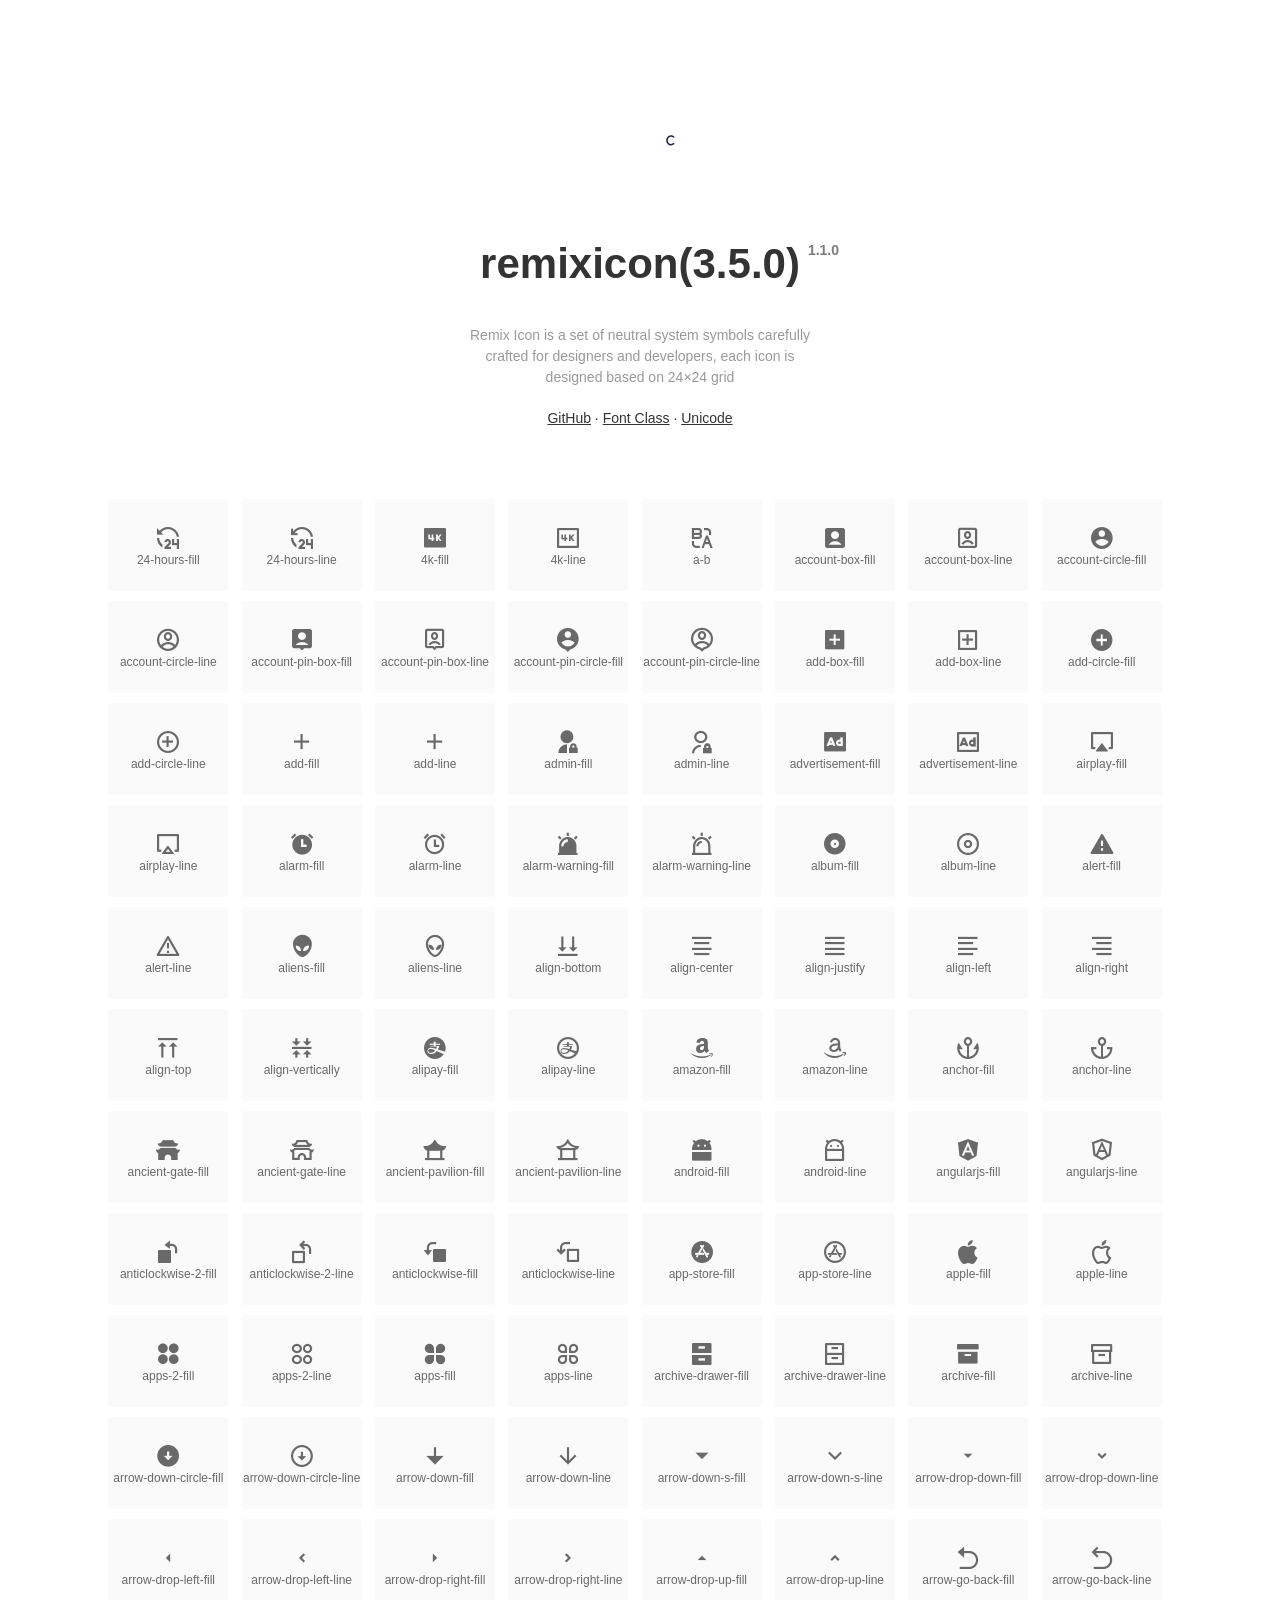
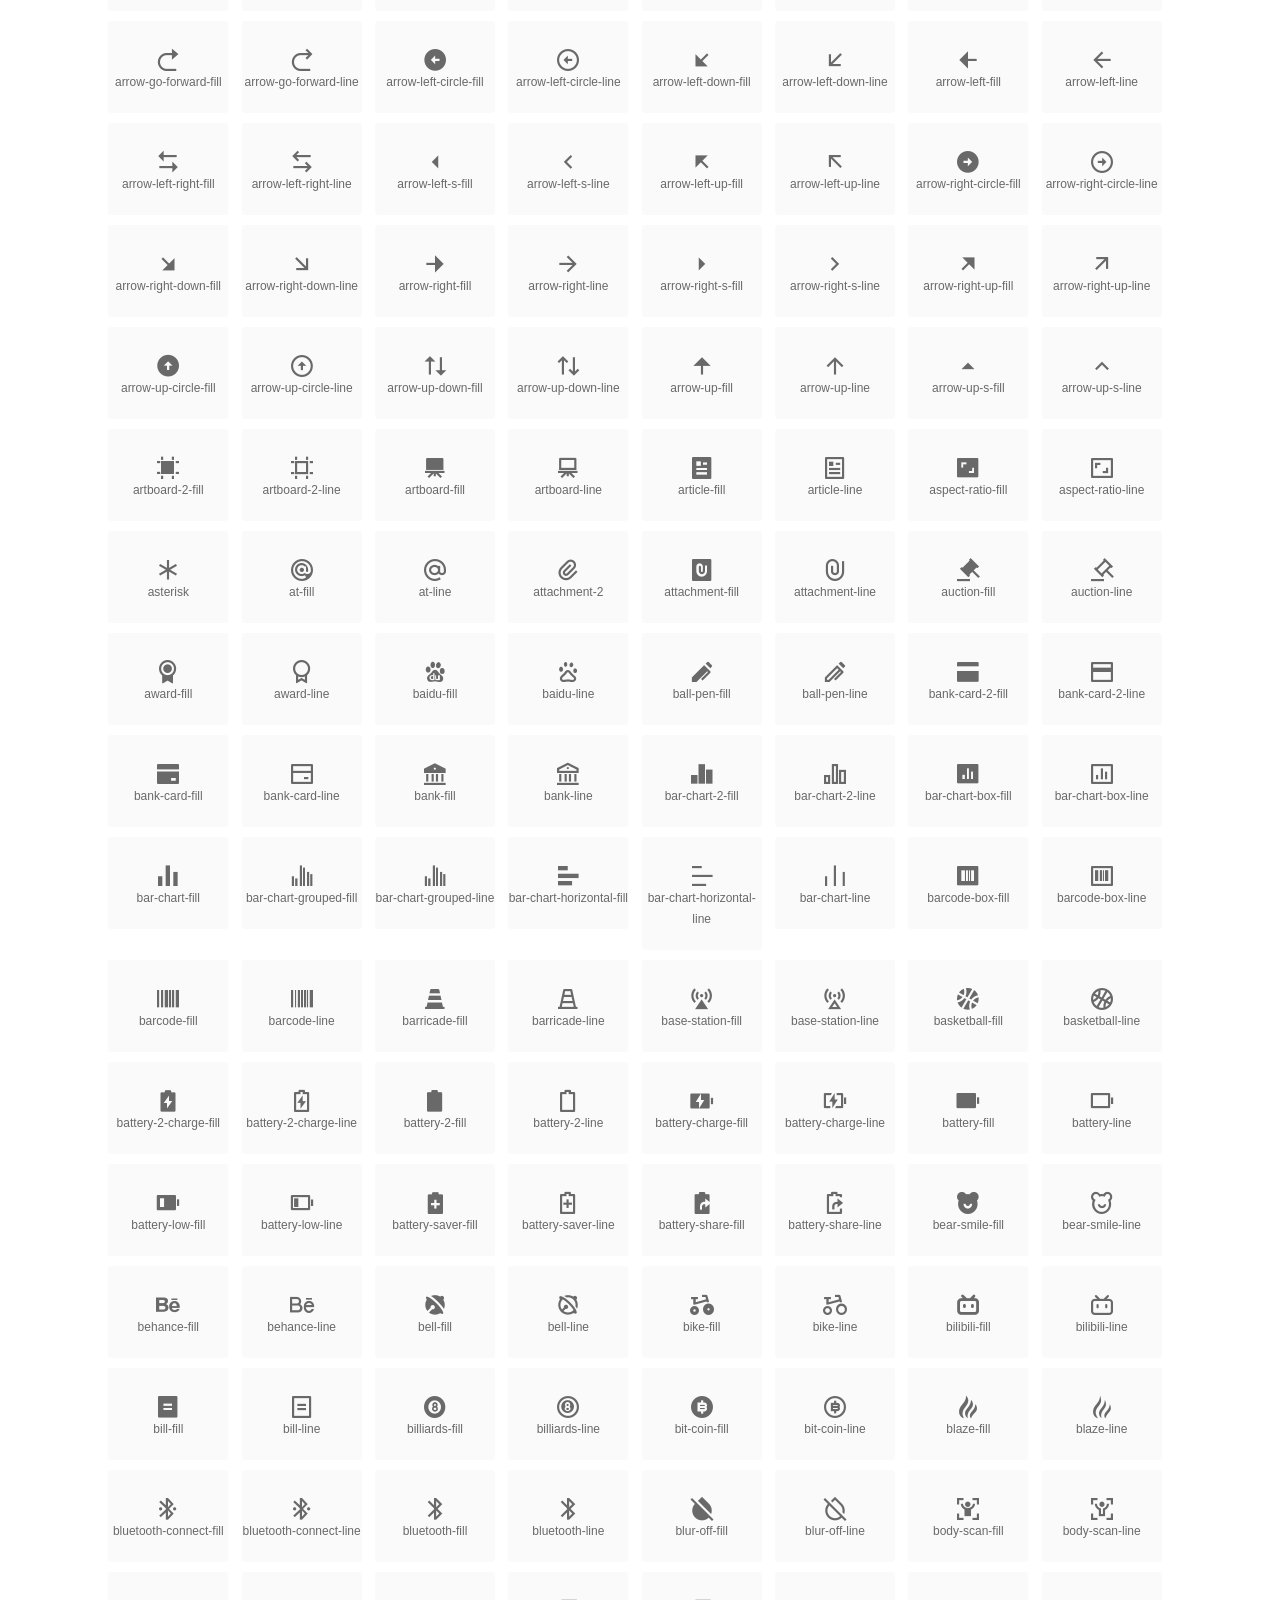
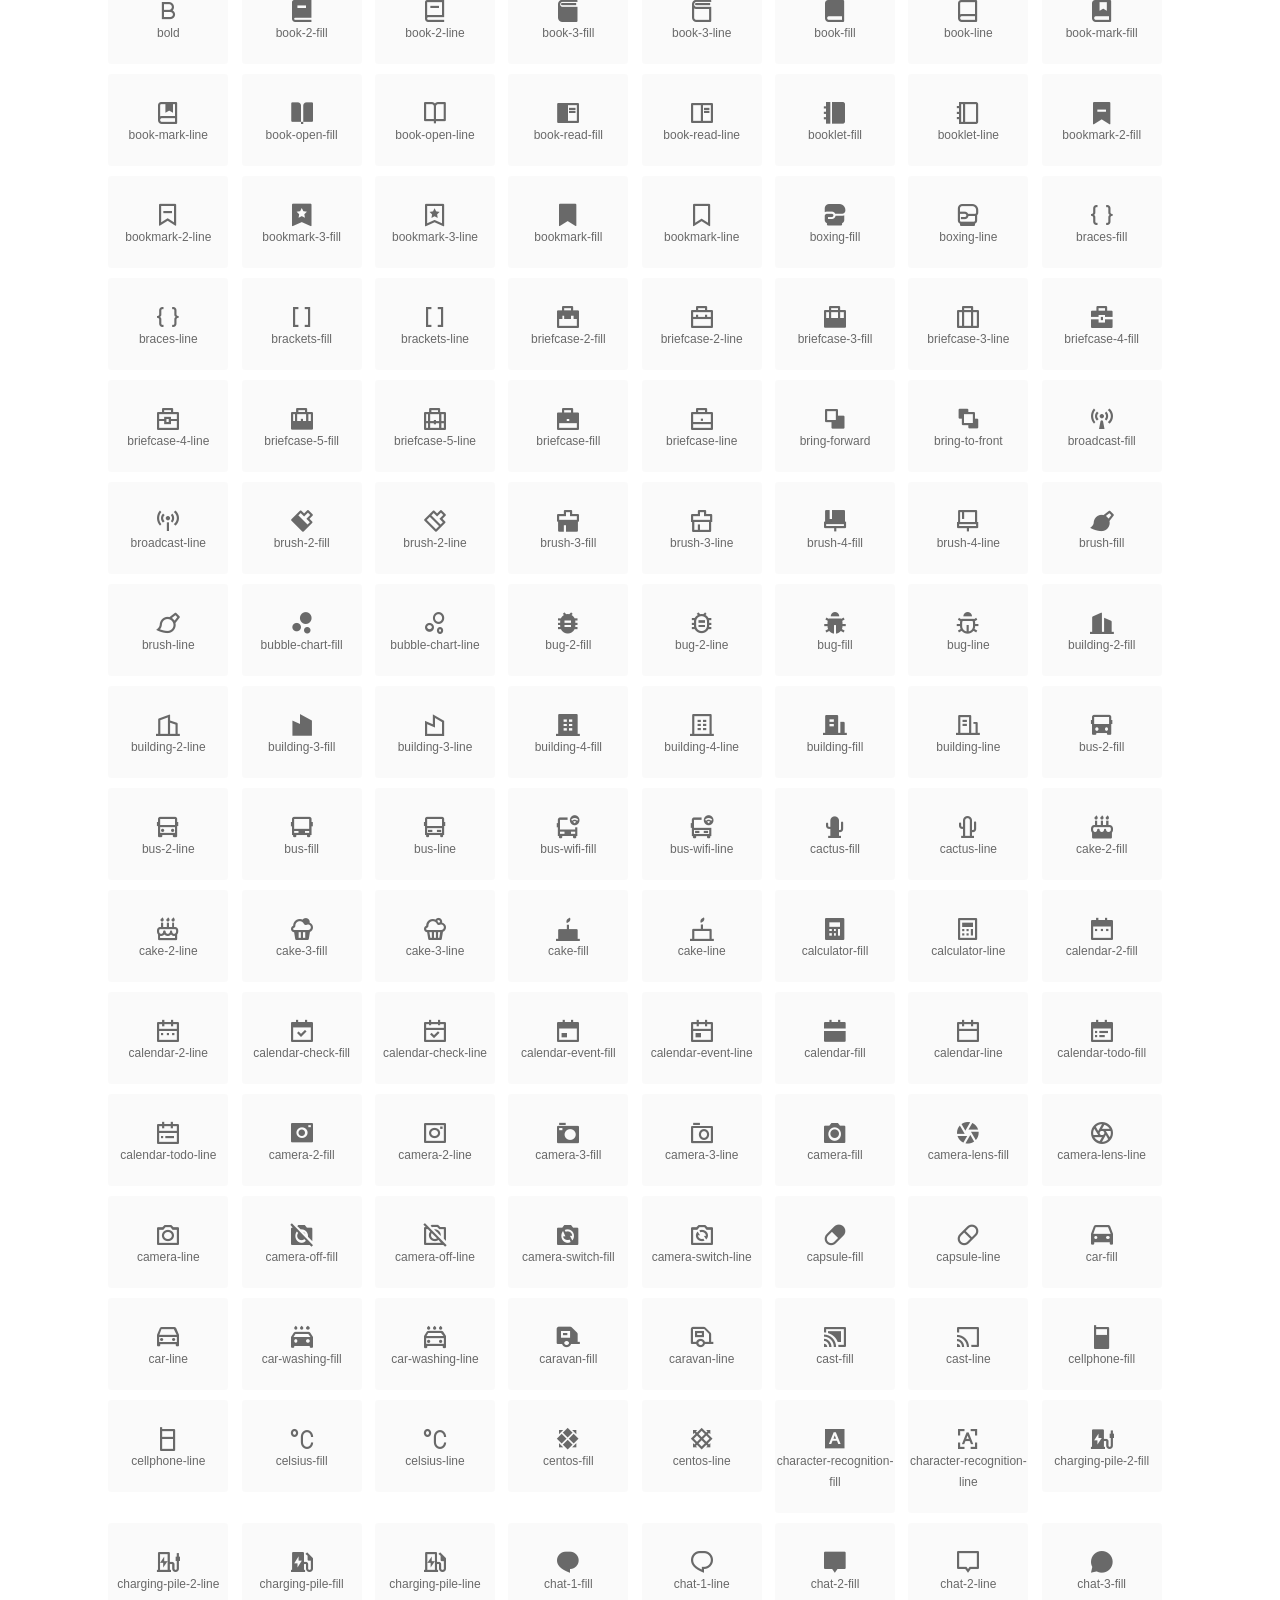
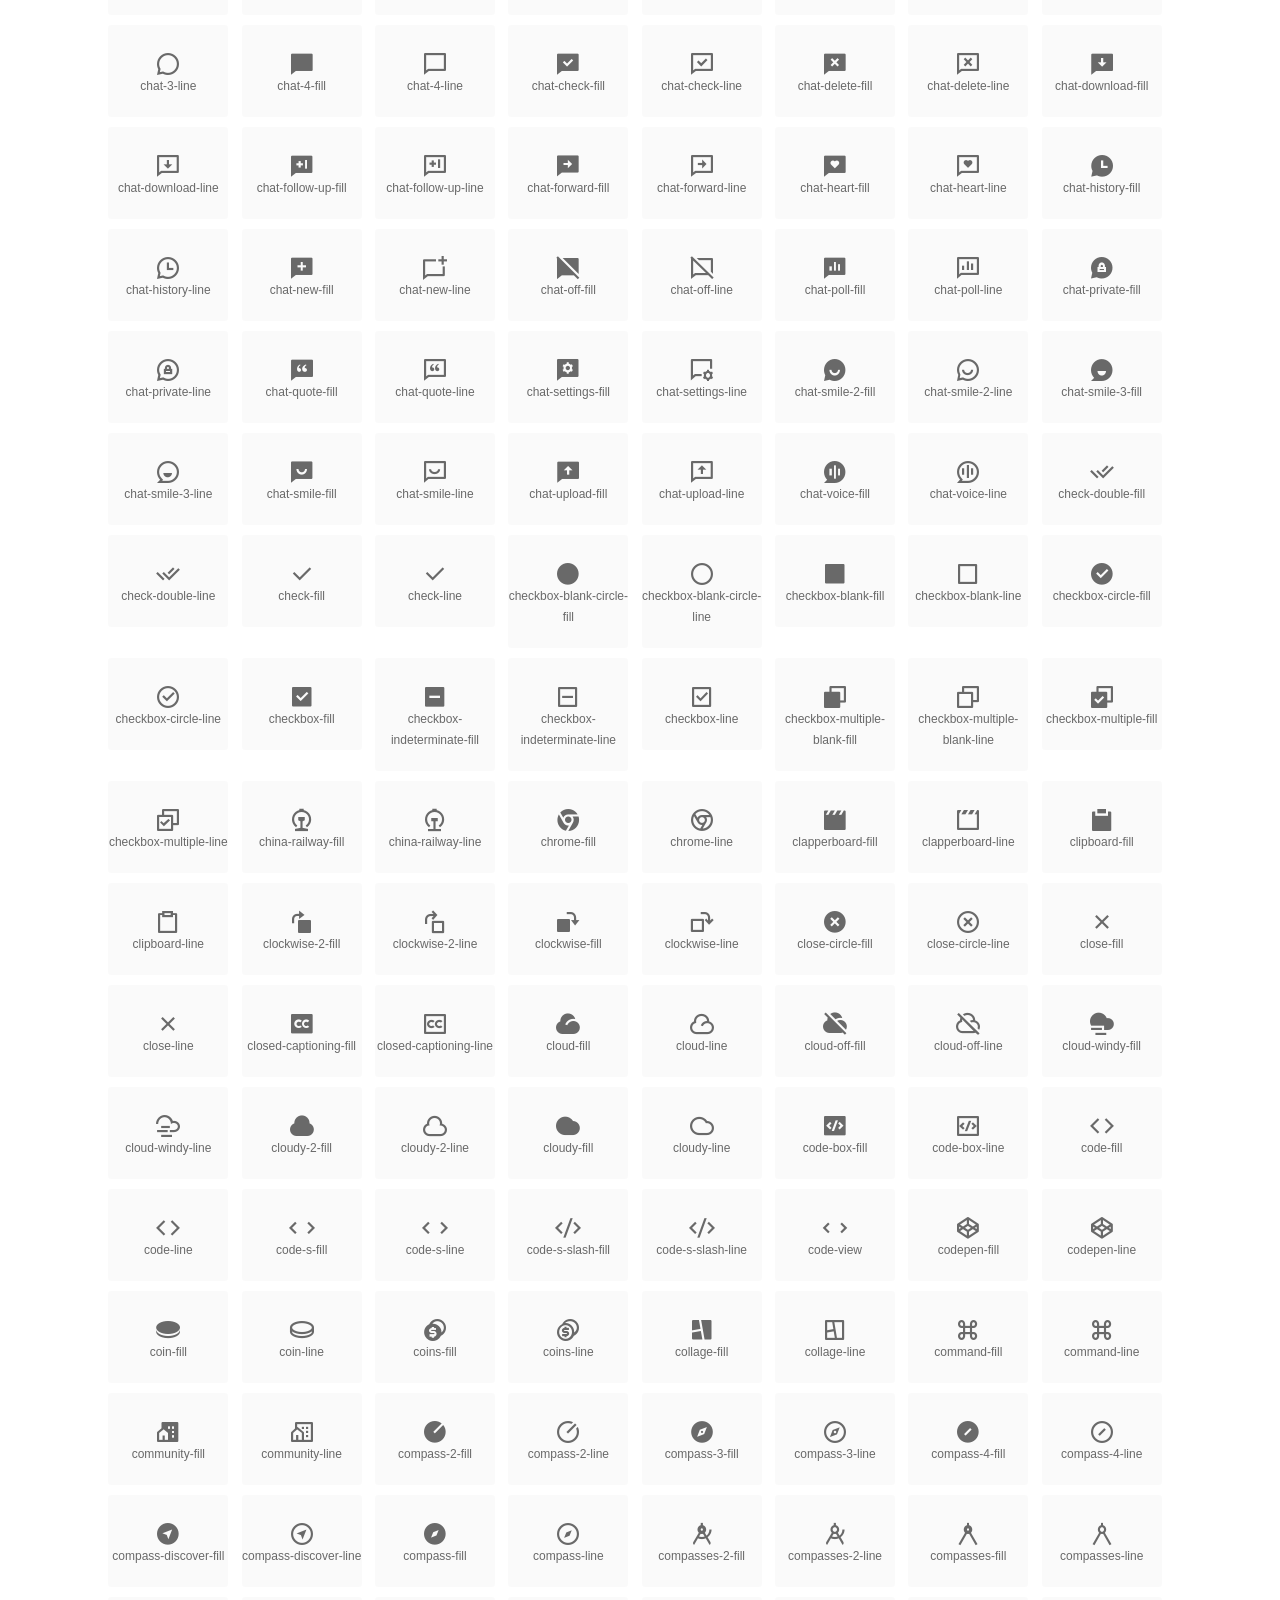
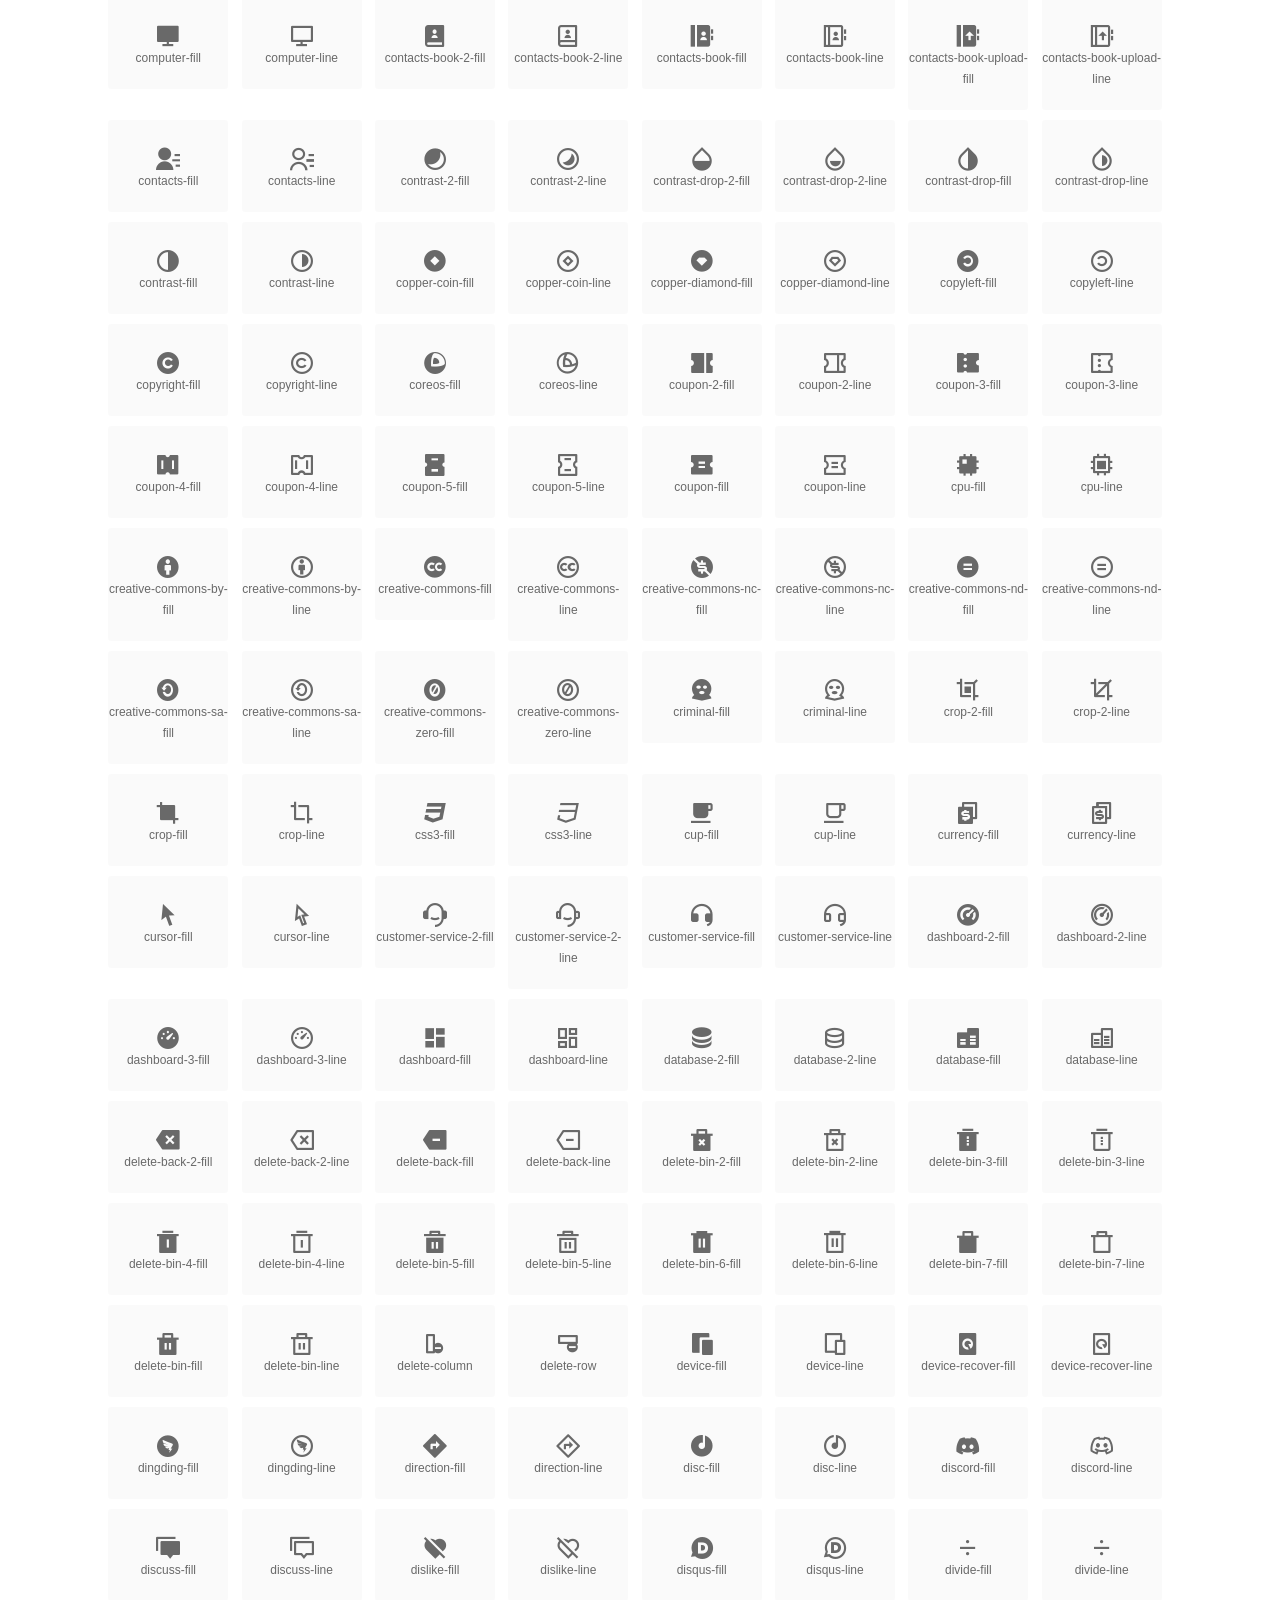
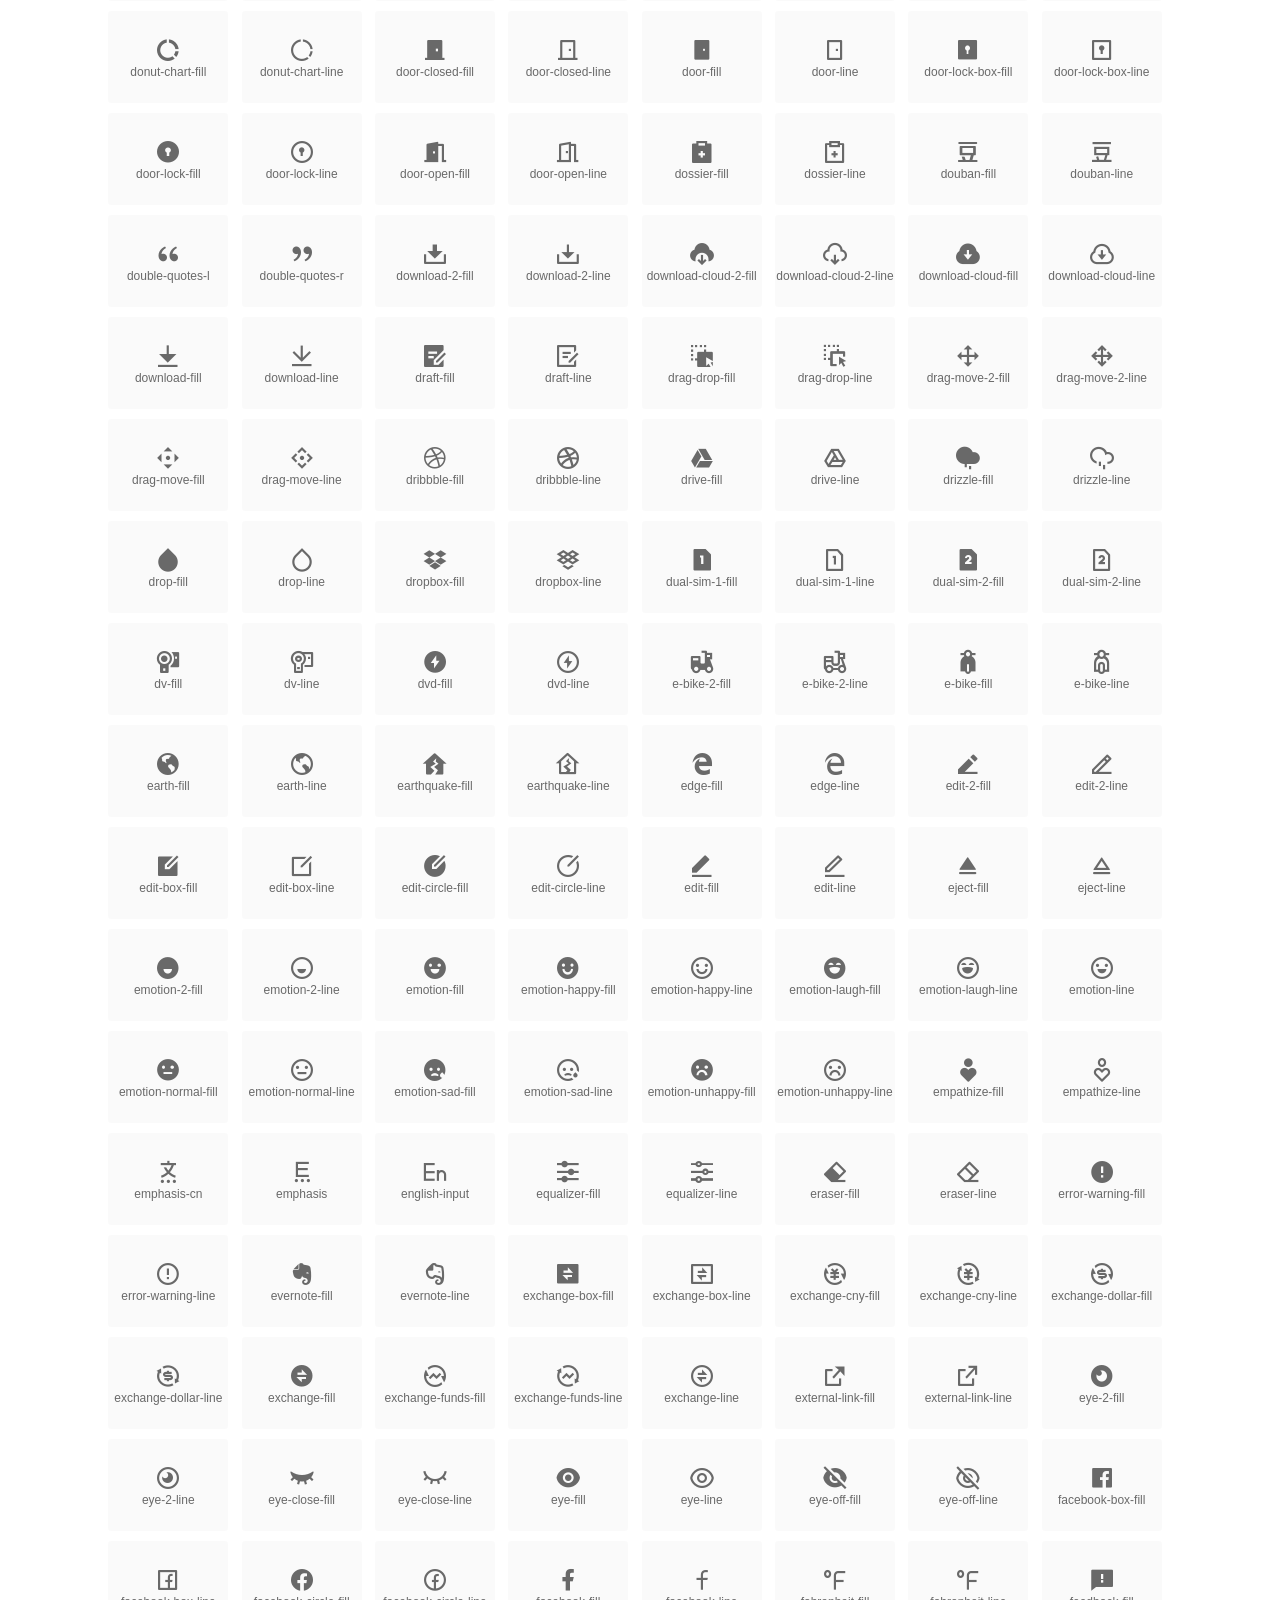
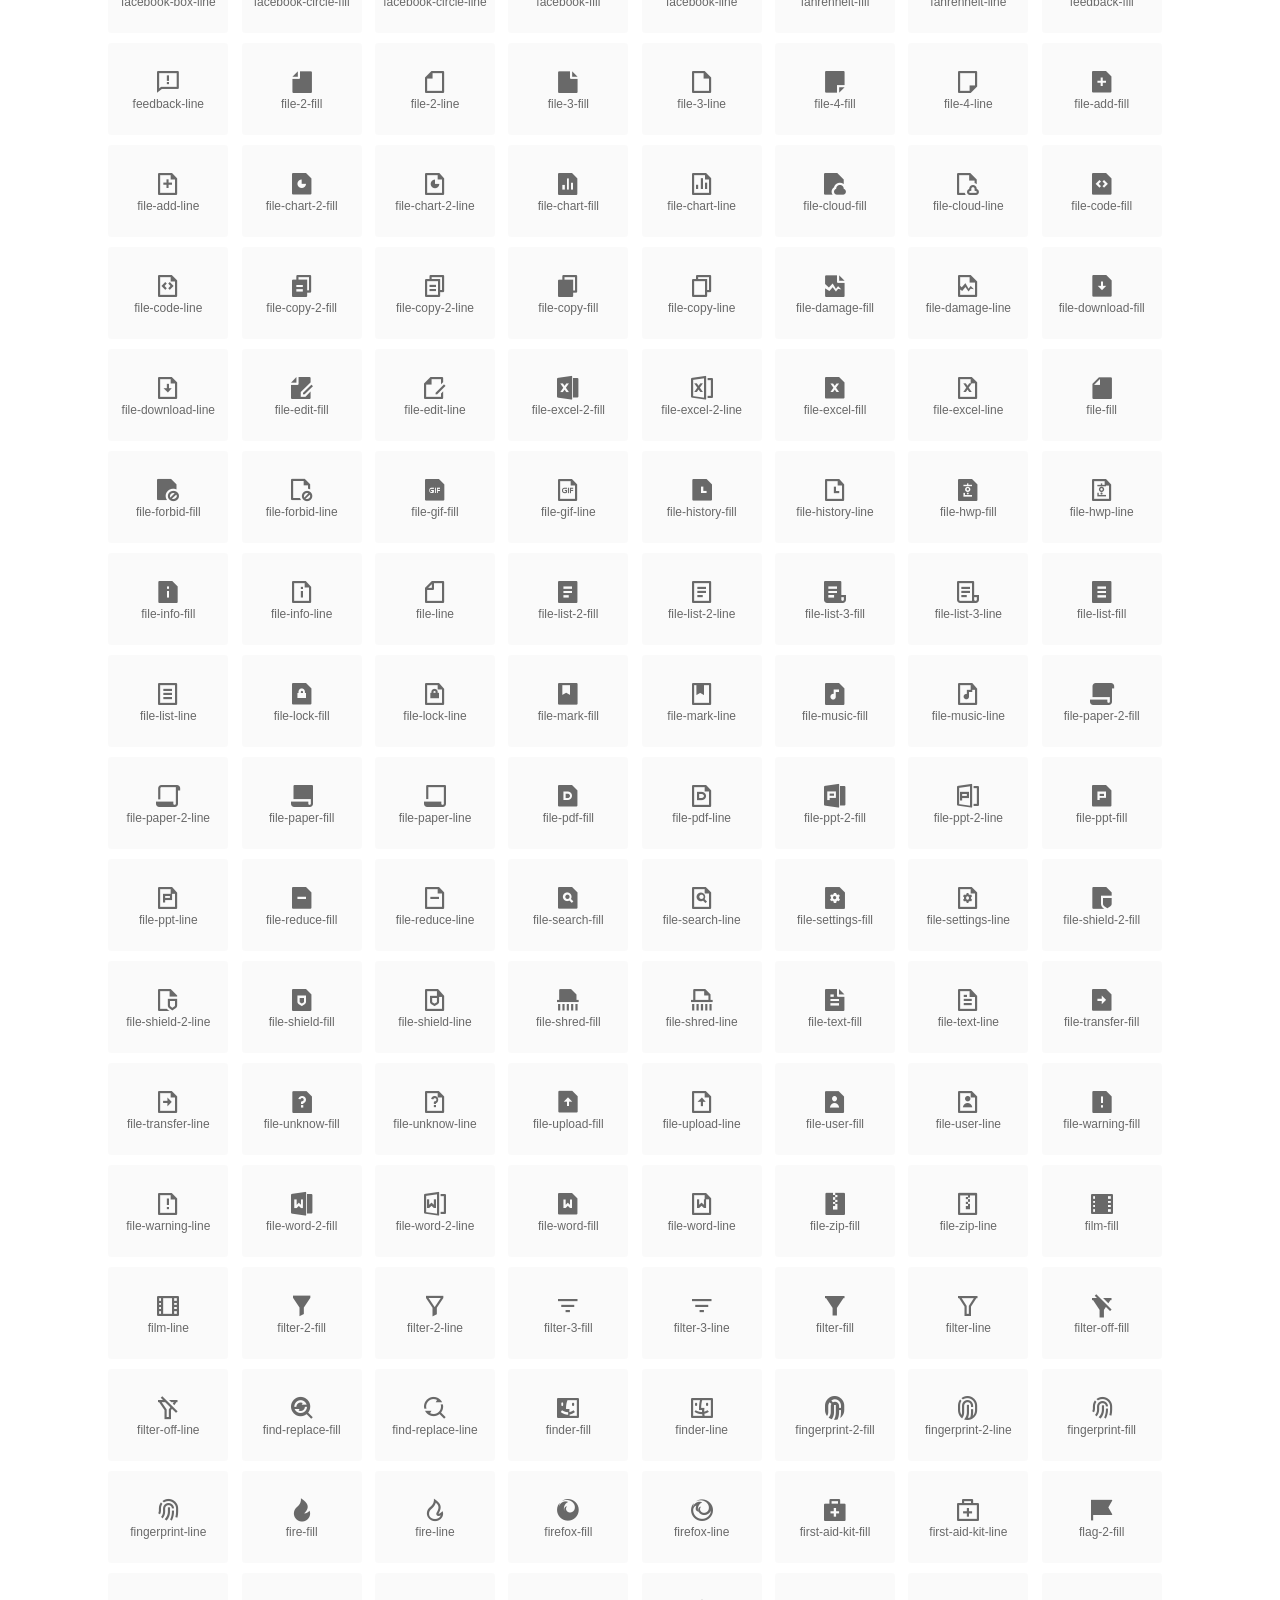
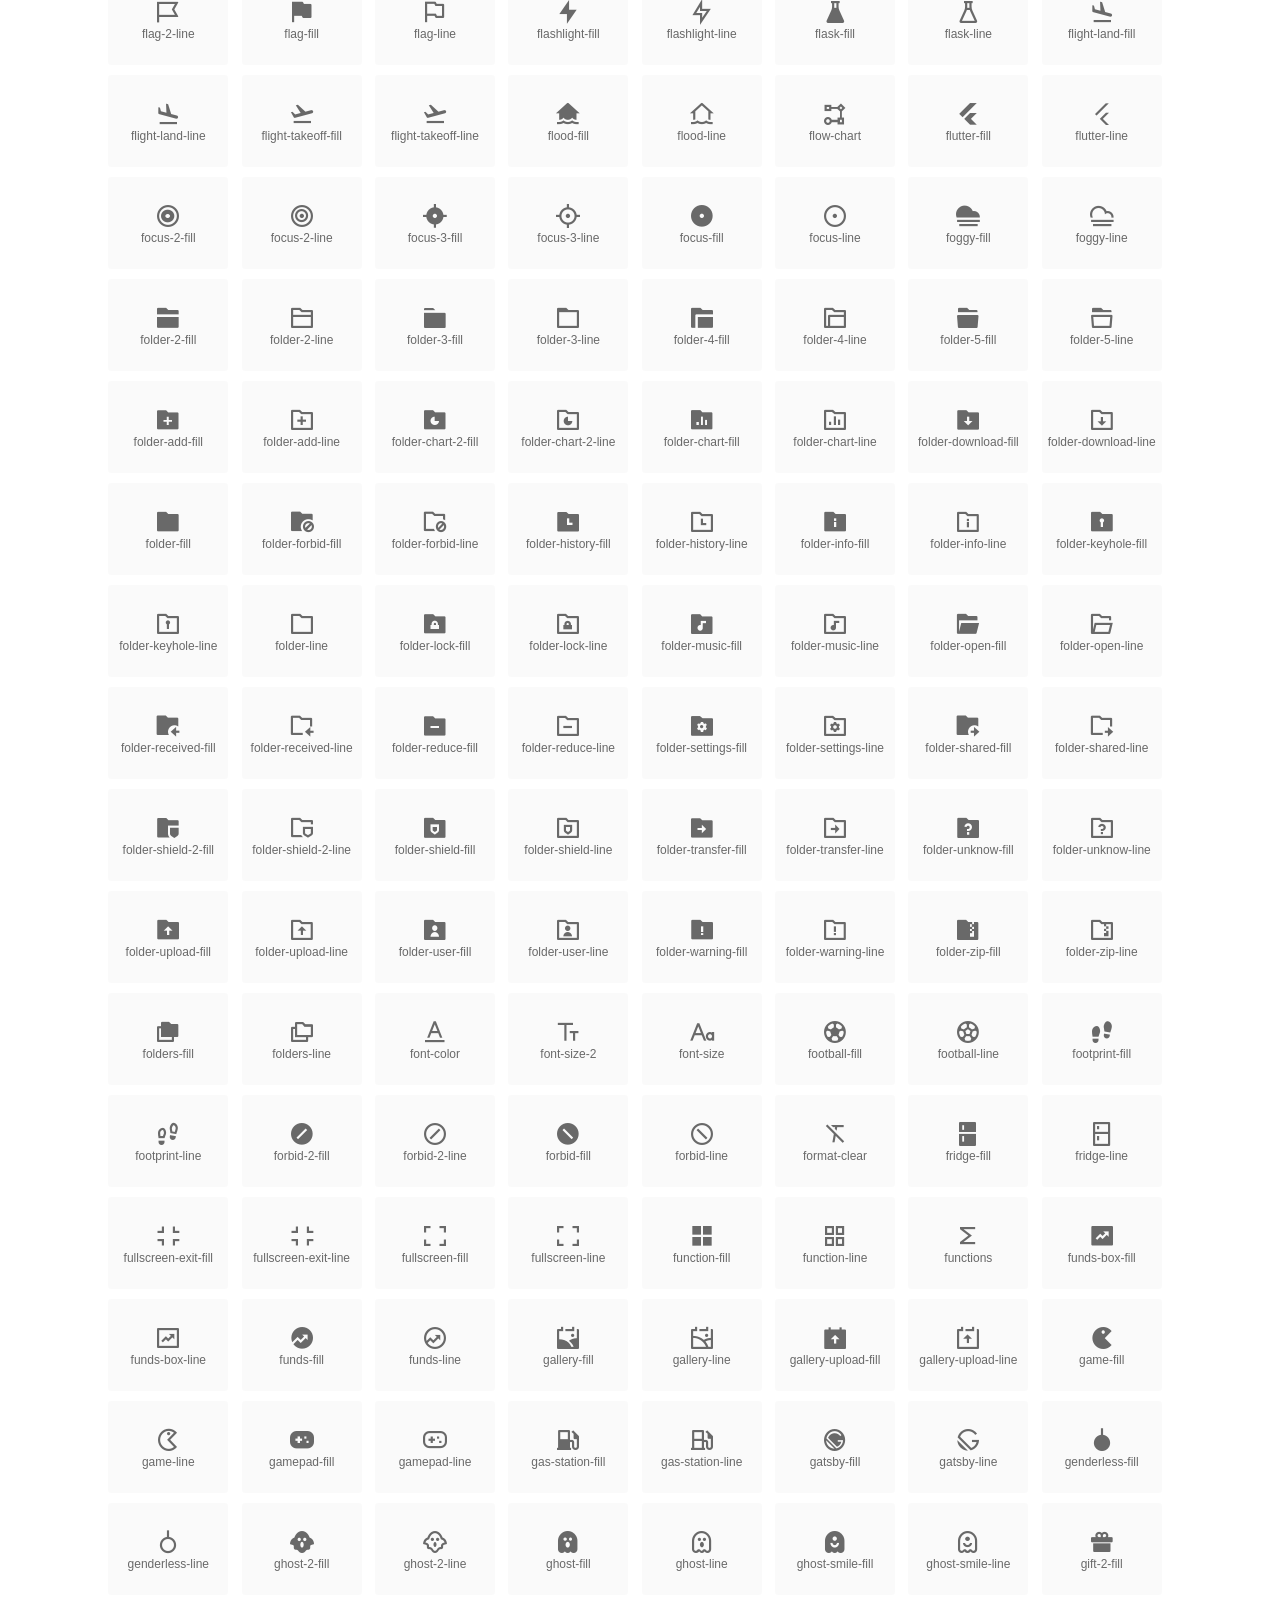
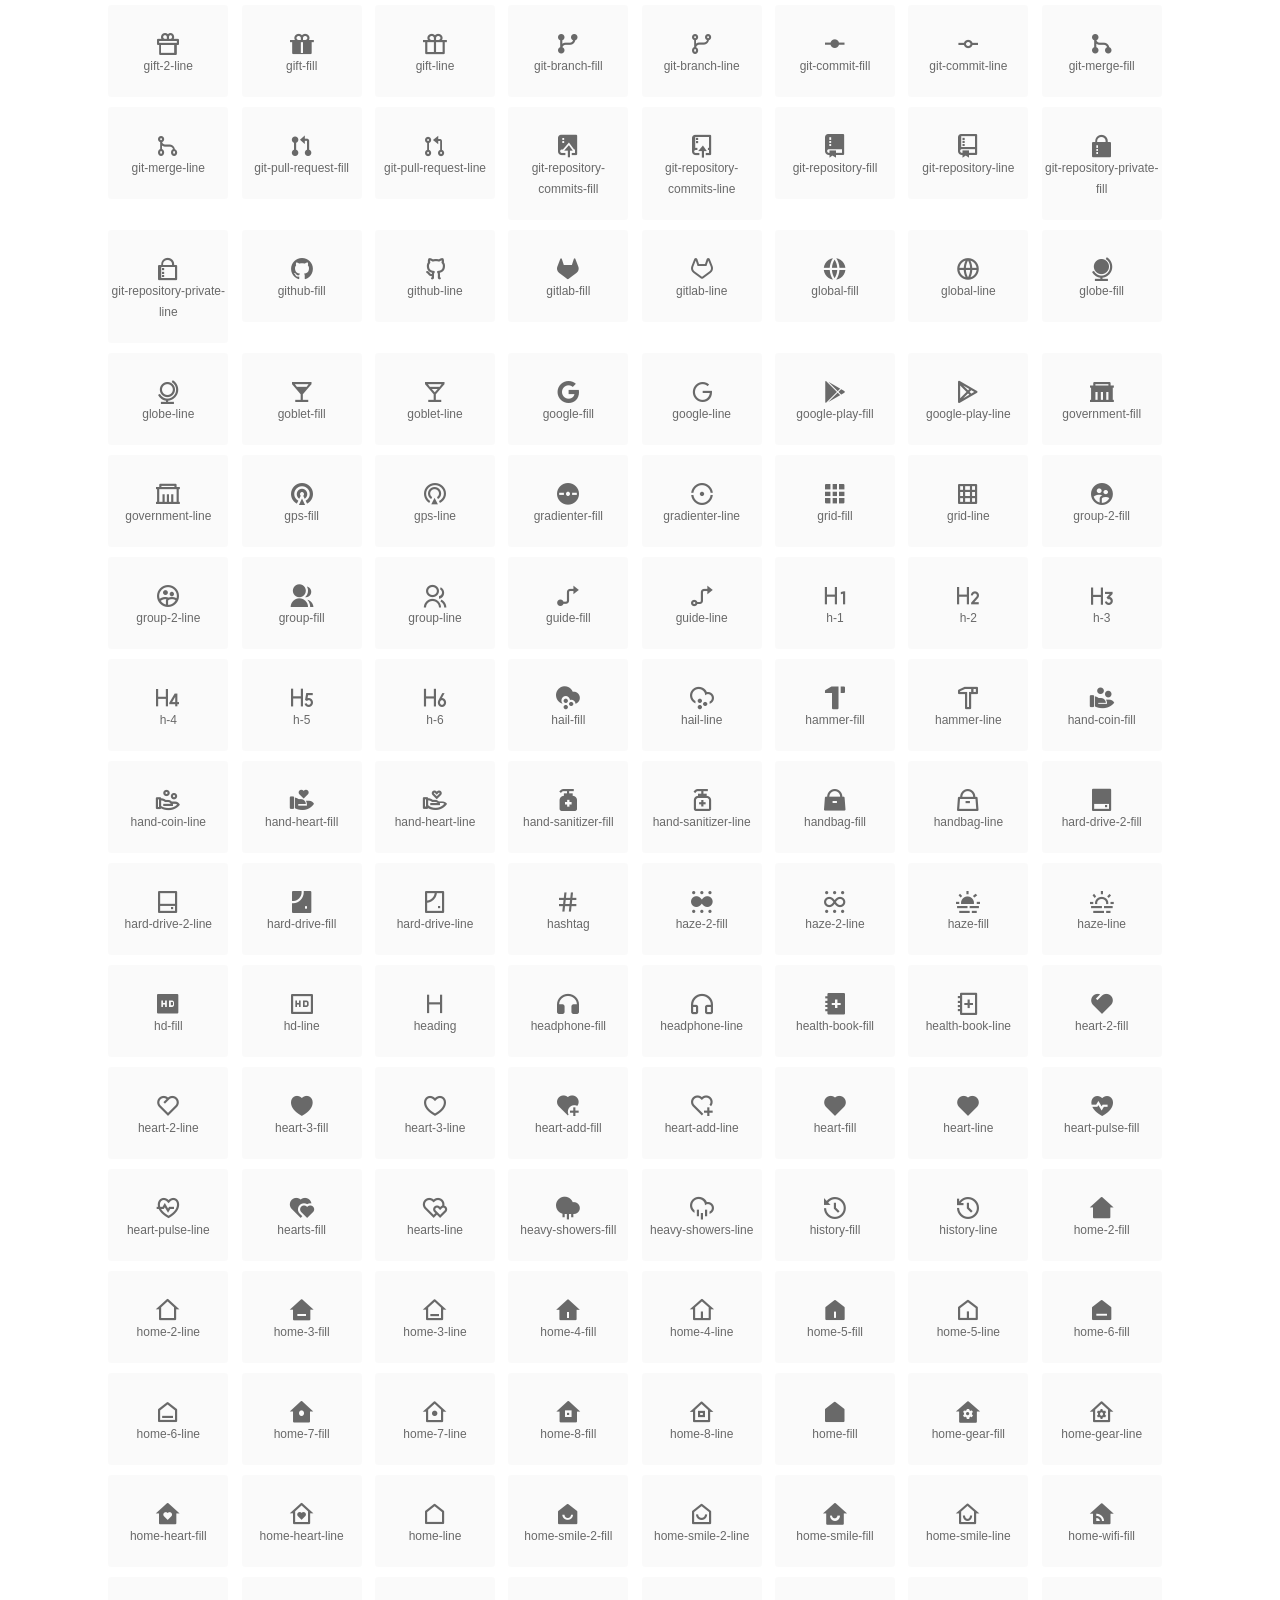
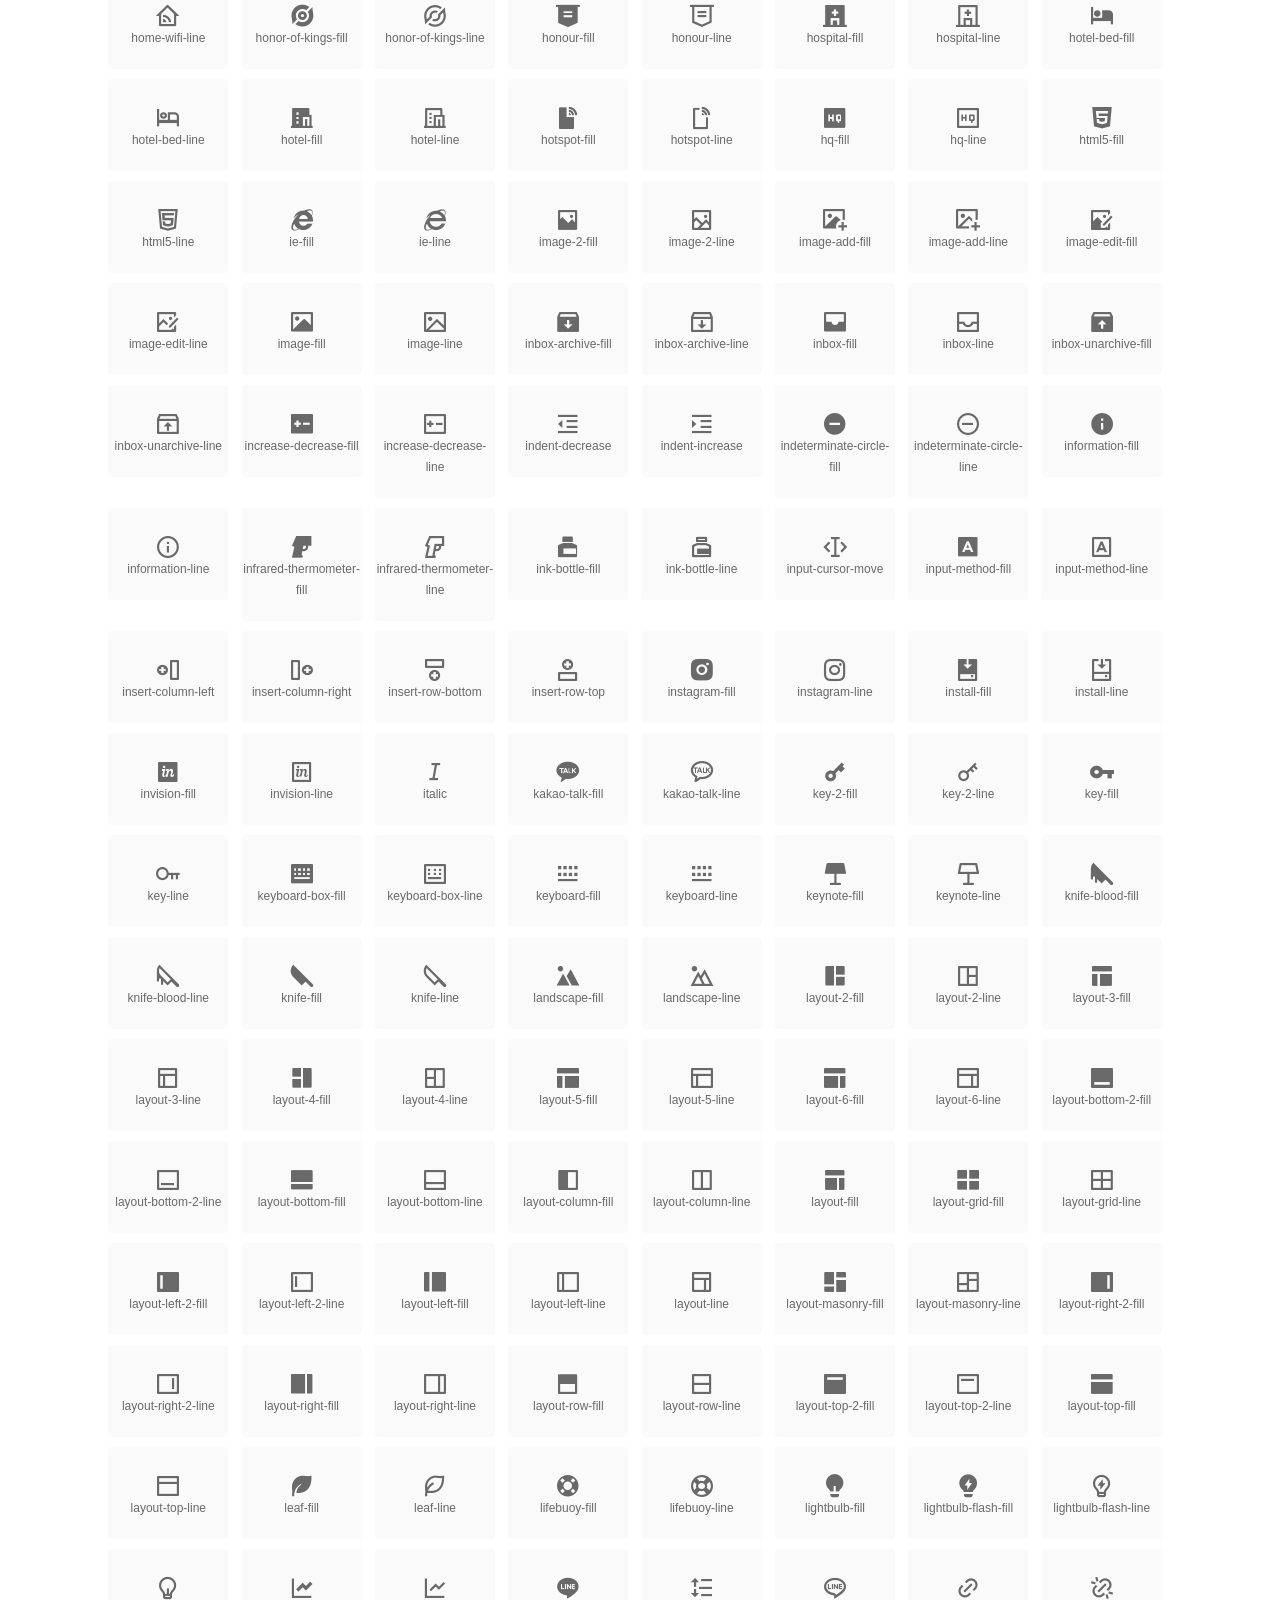
<file: assets/fonts/index.html>
<!DOCTYPE html>
<html lang="zxx">


<!-- Mirrored from travelloo.vercel.app/template/assets/fonts/ by HTTrack Website Copier/3.x [XR&CO'2014], Sun, 06 Oct 2024 10:45:48 GMT -->
<!-- Added by HTTrack --><meta http-equiv="content-type" content="text/html;charset=utf-8" /><!-- /Added by HTTrack -->
<head>
  <meta charset="UTF-8">
  <title>remixicon(3.5.0)</title>
  <meta name="viewport" content="width=device-width,minimum-scale=1.0,maximum-scale=1.0,user-scalable=no">

  <meta name="description"
    content="Remix Icon is a set of neutral system symbols carefully crafted for designers and developers, each icon is designed based on 24×24 grid">

  <meta name="keywords" content="remixicon,TTF,EOT,WOFF,WOFF2,SVG">



  <link rel="stylesheet" href="remixicon.css">

  <style>
    * {
      margin: 0;
      padding: 0;
      list-style: none;
    }

    body {
      color: #696969;
      font: 12px/1.5 tahoma, arial, \5b8b\4f53, sans-serif;
    }

    a {
      color: #333;
      text-decoration: underline;
    }

    a:hover {
      color: rgb(9, 73, 209);
    }

    .header {
      color: #333;
      text-align: center;
      padding: 80px 0 60px 0;
      min-height: 153px;
      font-size: 14px;
    }

    .header .logo svg {
      height: 120px;
      width: 120px;
    }

    .header h1 {
      font-size: 42px;
      padding: 26px 0 10px 0;
    }

    .header sup {
      font-size: 14px;
      margin: 8px 0 0 8px;
      position: absolute;
      color: #7b7b7b;
    }

    .info {
      color: #999;
      font-weight: normal;
      max-width: 346px;
      margin: 0 auto;
      padding: 20px 0;
      font-size: 14px;
    }

    .icons {
      max-width: 1190px;
      margin: 0 auto;
    }

    .icons ul {
      text-align: center;
    }

    .icons ul li {
      vertical-align: top;
      width: 120px;
      display: inline-block;
      text-align: center;
      background-color: rgba(0, 0, 0, .02);
      border-radius: 3px;
      padding: 29px 0 10px 0;
      margin-right: 10px;
      margin-top: 10px;
      transition: all 0.6s ease;
    }

    .icons ul li:hover {
      background-color: rgba(0, 0, 0, .06);
    }

    .icons ul li:hover span {
      color: #3c75e4;
      opacity: 1;
    }

    .icons ul li .unicode {
      color: #8c8c8c;
      opacity: 0.3;
    }

    .icons ul li h4 {
      font-weight: normal;
      padding: 10px 0 5px 0;
      display: block;
      color: #8c8c8c;
      font-size: 14px;
      line-height: 12px;
      opacity: 0.8;
    }

    .icons ul li:hover h4 {
      opacity: 1;
    }

    .icons ul li svg {
      width: 24px;
      height: 24px;
    }

    .icons ul li:hover {
      color: #3c75e4;
    }

    .footer {
      text-align: center;
      padding: 10px 0 90px 0;
    }

    .footer a {
      text-align: center;
      padding: 10px 0 90px 0;
      color: #696969;
    }

    .footer a:hover {
      color: #0949d1;
    }

    .links {
      text-align: center;
      padding: 50px 0 0 0;
      font-size: 14px;
    }

    .icons ul li.class-icon {
      font-size: 21px;
      line-height: 21px;
      padding-bottom: 20px;
    }

    .icons ul li.class-icon p {
      font-size: 12px;
    }

    .icons ul li.class-icon [class^="ri-"] {
      font-size: 26px;
    }
  </style>

</head>

<body>

  <div class="header">

    <div class="logo">
      <a href="index.html"><svg width="160" height="32" viewBox="0 0 160 32" fill="none" xmlns="http://www.w3.org/2000/svg">
          <path
            d="M121.5 9.80005C123.33 9.80005 124.984 10.5797 126.165 11.8344L124.75 13.2496C123.929 12.3549 122.773 11.8 121.5 11.8C119.029 11.8 117 13.891 117 16.5C117 19.1091 119.029 21.2 121.5 21.2C122.773 21.2 123.929 20.6452 124.75 19.7505L126.165 21.1657C124.984 22.4204 123.33 23.2 121.5 23.2C117.91 23.2 115 20.2004 115 16.5C115 12.7997 117.91 9.80005 121.5 9.80005Z"
            fill="#1A2947">
          <path d="M113 10V23H111V10H113Z" fill="#1A2947">
          <path d="M154 23V9.99988H152L152 19.6019L144.997 9.99988L143 10.0039V23H145L145 13.3969L152 23H154Z"
            fill="#1A2947">
          <path d="M68 10V12H60V15.5H67V17.5H60V21H68V23H58V10H68Z" fill="#1A2947">
          <path d="M82 10L77.4999 17.201L73 10H71V23H73V13.775L77.4999 20.975L82 13.773V23H84V10H82Z" fill="#1A2947">
          <path d="M89 10V23H87V10H89Z" fill="#1A2947">
          <path
            d="M96.9999 14.7565L93.6689 9.99951H91.2279L95.7789 16.4995L91.2289 22.9995H93.6689L96.9999 18.2435L100.33 22.9995H102.772L98.2209 16.4995L102.773 9.99951H100.33L96.9999 14.7565Z"
            fill="#1A2947">
          <path fill-rule="evenodd" clip-rule="evenodd"
            d="M141 16.5C141 12.7997 138.09 9.80005 134.5 9.80005C130.91 9.80005 128 12.7997 128 16.5C128 20.2004 130.91 23.2 134.5 23.2C138.09 23.2 141 20.2004 141 16.5ZM130 16.5C130 13.891 132.029 11.8 134.5 11.8C136.971 11.8 139 13.891 139 16.5C139 19.1091 136.971 21.2 134.5 21.2C132.029 21.2 130 19.1091 130 16.5Z"
            fill="#1A2947">
          <path fill-rule="evenodd" clip-rule="evenodd"
            d="M51 10C53.2091 10 55 11.7909 55 14C55 15.7175 53.9176 17.1821 52.3977 17.749L55.1901 22.999H52.9251L50.267 18H46V23H44V10H51ZM46 11.999V15.999L51 16C52.1046 16 53 15.1046 53 14C53 12.8955 52.1 12 51 12L46 11.999Z"
            fill="#1A2947">
          <path fill-rule="evenodd" clip-rule="evenodd"
            d="M19.2887 3.00389C19.1928 3.0013 19.0965 3 19 3H3V24H19C24.799 24 29.5 19.299 29.5 13.5C29.5 12.7108 29.4129 11.942 29.2479 11.2025C28.2772 11.7119 27.1722 12 26 12C22.134 12 19 8.86599 19 5C19 4.30645 19.1009 3.63646 19.2887 3.00389Z"
            fill="url(#paint0_linear_960_1054)">
          <g filter="url(#filter0_b_960_1054)">
            <path fill-rule="evenodd" clip-rule="evenodd" d="M3 3L29 29H3V3Z" fill="url(#paint1_linear_960_1054)">
          </g>
          <circle cx="26" cy="5" r="4" fill="url(#paint2_linear_960_1054)">
          <defs>
            <filter id="filter0_b_960_1054" x="-2.43656" y="-2.43656" width="36.8731" height="36.8731"
              filterUnits="userSpaceOnUse" color-interpolation-filters="sRGB">
              <feFlood flood-opacity="0" result="BackgroundImageFix">
              <feGaussianBlur in="BackgroundImage" stdDeviation="2.71828">
              <feComposite in2="SourceAlpha" operator="in" result="effect1_backgroundBlur_960_1054">
              <feBlend mode="normal" in="SourceGraphic" in2="effect1_backgroundBlur_960_1054" result="shape">
            </filter>
            <linearGradient id="paint0_linear_960_1054" x1="3" y1="3" x2="3" y2="24" gradientUnits="userSpaceOnUse">
              <stop stop-color="#05A0FA">
              <stop offset="1" stop-color="#4785FF">
            </linearGradient>
            <linearGradient id="paint1_linear_960_1054" x1="3" y1="3" x2="3" y2="29" gradientUnits="userSpaceOnUse">
              <stop stop-color="#1A8CFF">
              <stop offset="1" stop-color="#0557FA">
            </linearGradient>
            <linearGradient id="paint2_linear_960_1054" x1="22" y1="1" x2="22" y2="9" gradientUnits="userSpaceOnUse">
              <stop stop-color="#FF463A">
              <stop offset="1" stop-color="#FF1F5A">
            </linearGradient>
          </defs>
        </svg>
      </a>
    </div>

    <h1>remixicon(3.5.0)<sup>1.1.0</sup></h1>
    <div class="info">
      Remix Icon is a set of neutral system symbols carefully crafted for designers and developers, each icon is
      designed based on 24×24 grid
    </div>
    <p>

      <a href="https://github.com/Remix-Design/remixicon.git">GitHub</a> ·

      <a href="index-2.html">Font Class</a> ·

      <a href="unicode.html">Unicode</a>

    </p>
  </div>
  <div class="icons">
    <ul>
      <li class="class-icon"><i class="ri-24-hours-fill"></i>
        <p class="name">24-hours-fill</p>
      </li>
      <li class="class-icon"><i class="ri-24-hours-line"></i>
        <p class="name">24-hours-line</p>
      </li>
      <li class="class-icon"><i class="ri-4k-fill"></i>
        <p class="name">4k-fill</p>
      </li>
      <li class="class-icon"><i class="ri-4k-line"></i>
        <p class="name">4k-line</p>
      </li>
      <li class="class-icon"><i class="ri-a-b"></i>
        <p class="name">a-b</p>
      </li>
      <li class="class-icon"><i class="ri-account-box-fill"></i>
        <p class="name">account-box-fill</p>
      </li>
      <li class="class-icon"><i class="ri-account-box-line"></i>
        <p class="name">account-box-line</p>
      </li>
      <li class="class-icon"><i class="ri-account-circle-fill"></i>
        <p class="name">account-circle-fill</p>
      </li>
      <li class="class-icon"><i class="ri-account-circle-line"></i>
        <p class="name">account-circle-line</p>
      </li>
      <li class="class-icon"><i class="ri-account-pin-box-fill"></i>
        <p class="name">account-pin-box-fill</p>
      </li>
      <li class="class-icon"><i class="ri-account-pin-box-line"></i>
        <p class="name">account-pin-box-line</p>
      </li>
      <li class="class-icon"><i class="ri-account-pin-circle-fill"></i>
        <p class="name">account-pin-circle-fill</p>
      </li>
      <li class="class-icon"><i class="ri-account-pin-circle-line"></i>
        <p class="name">account-pin-circle-line</p>
      </li>
      <li class="class-icon"><i class="ri-add-box-fill"></i>
        <p class="name">add-box-fill</p>
      </li>
      <li class="class-icon"><i class="ri-add-box-line"></i>
        <p class="name">add-box-line</p>
      </li>
      <li class="class-icon"><i class="ri-add-circle-fill"></i>
        <p class="name">add-circle-fill</p>
      </li>
      <li class="class-icon"><i class="ri-add-circle-line"></i>
        <p class="name">add-circle-line</p>
      </li>
      <li class="class-icon"><i class="ri-add-fill"></i>
        <p class="name">add-fill</p>
      </li>
      <li class="class-icon"><i class="ri-add-line"></i>
        <p class="name">add-line</p>
      </li>
      <li class="class-icon"><i class="ri-admin-fill"></i>
        <p class="name">admin-fill</p>
      </li>
      <li class="class-icon"><i class="ri-admin-line"></i>
        <p class="name">admin-line</p>
      </li>
      <li class="class-icon"><i class="ri-advertisement-fill"></i>
        <p class="name">advertisement-fill</p>
      </li>
      <li class="class-icon"><i class="ri-advertisement-line"></i>
        <p class="name">advertisement-line</p>
      </li>
      <li class="class-icon"><i class="ri-airplay-fill"></i>
        <p class="name">airplay-fill</p>
      </li>
      <li class="class-icon"><i class="ri-airplay-line"></i>
        <p class="name">airplay-line</p>
      </li>
      <li class="class-icon"><i class="ri-alarm-fill"></i>
        <p class="name">alarm-fill</p>
      </li>
      <li class="class-icon"><i class="ri-alarm-line"></i>
        <p class="name">alarm-line</p>
      </li>
      <li class="class-icon"><i class="ri-alarm-warning-fill"></i>
        <p class="name">alarm-warning-fill</p>
      </li>
      <li class="class-icon"><i class="ri-alarm-warning-line"></i>
        <p class="name">alarm-warning-line</p>
      </li>
      <li class="class-icon"><i class="ri-album-fill"></i>
        <p class="name">album-fill</p>
      </li>
      <li class="class-icon"><i class="ri-album-line"></i>
        <p class="name">album-line</p>
      </li>
      <li class="class-icon"><i class="ri-alert-fill"></i>
        <p class="name">alert-fill</p>
      </li>
      <li class="class-icon"><i class="ri-alert-line"></i>
        <p class="name">alert-line</p>
      </li>
      <li class="class-icon"><i class="ri-aliens-fill"></i>
        <p class="name">aliens-fill</p>
      </li>
      <li class="class-icon"><i class="ri-aliens-line"></i>
        <p class="name">aliens-line</p>
      </li>
      <li class="class-icon"><i class="ri-align-bottom"></i>
        <p class="name">align-bottom</p>
      </li>
      <li class="class-icon"><i class="ri-align-center"></i>
        <p class="name">align-center</p>
      </li>
      <li class="class-icon"><i class="ri-align-justify"></i>
        <p class="name">align-justify</p>
      </li>
      <li class="class-icon"><i class="ri-align-left"></i>
        <p class="name">align-left</p>
      </li>
      <li class="class-icon"><i class="ri-align-right"></i>
        <p class="name">align-right</p>
      </li>
      <li class="class-icon"><i class="ri-align-top"></i>
        <p class="name">align-top</p>
      </li>
      <li class="class-icon"><i class="ri-align-vertically"></i>
        <p class="name">align-vertically</p>
      </li>
      <li class="class-icon"><i class="ri-alipay-fill"></i>
        <p class="name">alipay-fill</p>
      </li>
      <li class="class-icon"><i class="ri-alipay-line"></i>
        <p class="name">alipay-line</p>
      </li>
      <li class="class-icon"><i class="ri-amazon-fill"></i>
        <p class="name">amazon-fill</p>
      </li>
      <li class="class-icon"><i class="ri-amazon-line"></i>
        <p class="name">amazon-line</p>
      </li>
      <li class="class-icon"><i class="ri-anchor-fill"></i>
        <p class="name">anchor-fill</p>
      </li>
      <li class="class-icon"><i class="ri-anchor-line"></i>
        <p class="name">anchor-line</p>
      </li>
      <li class="class-icon"><i class="ri-ancient-gate-fill"></i>
        <p class="name">ancient-gate-fill</p>
      </li>
      <li class="class-icon"><i class="ri-ancient-gate-line"></i>
        <p class="name">ancient-gate-line</p>
      </li>
      <li class="class-icon"><i class="ri-ancient-pavilion-fill"></i>
        <p class="name">ancient-pavilion-fill</p>
      </li>
      <li class="class-icon"><i class="ri-ancient-pavilion-line"></i>
        <p class="name">ancient-pavilion-line</p>
      </li>
      <li class="class-icon"><i class="ri-android-fill"></i>
        <p class="name">android-fill</p>
      </li>
      <li class="class-icon"><i class="ri-android-line"></i>
        <p class="name">android-line</p>
      </li>
      <li class="class-icon"><i class="ri-angularjs-fill"></i>
        <p class="name">angularjs-fill</p>
      </li>
      <li class="class-icon"><i class="ri-angularjs-line"></i>
        <p class="name">angularjs-line</p>
      </li>
      <li class="class-icon"><i class="ri-anticlockwise-2-fill"></i>
        <p class="name">anticlockwise-2-fill</p>
      </li>
      <li class="class-icon"><i class="ri-anticlockwise-2-line"></i>
        <p class="name">anticlockwise-2-line</p>
      </li>
      <li class="class-icon"><i class="ri-anticlockwise-fill"></i>
        <p class="name">anticlockwise-fill</p>
      </li>
      <li class="class-icon"><i class="ri-anticlockwise-line"></i>
        <p class="name">anticlockwise-line</p>
      </li>
      <li class="class-icon"><i class="ri-app-store-fill"></i>
        <p class="name">app-store-fill</p>
      </li>
      <li class="class-icon"><i class="ri-app-store-line"></i>
        <p class="name">app-store-line</p>
      </li>
      <li class="class-icon"><i class="ri-apple-fill"></i>
        <p class="name">apple-fill</p>
      </li>
      <li class="class-icon"><i class="ri-apple-line"></i>
        <p class="name">apple-line</p>
      </li>
      <li class="class-icon"><i class="ri-apps-2-fill"></i>
        <p class="name">apps-2-fill</p>
      </li>
      <li class="class-icon"><i class="ri-apps-2-line"></i>
        <p class="name">apps-2-line</p>
      </li>
      <li class="class-icon"><i class="ri-apps-fill"></i>
        <p class="name">apps-fill</p>
      </li>
      <li class="class-icon"><i class="ri-apps-line"></i>
        <p class="name">apps-line</p>
      </li>
      <li class="class-icon"><i class="ri-archive-drawer-fill"></i>
        <p class="name">archive-drawer-fill</p>
      </li>
      <li class="class-icon"><i class="ri-archive-drawer-line"></i>
        <p class="name">archive-drawer-line</p>
      </li>
      <li class="class-icon"><i class="ri-archive-fill"></i>
        <p class="name">archive-fill</p>
      </li>
      <li class="class-icon"><i class="ri-archive-line"></i>
        <p class="name">archive-line</p>
      </li>
      <li class="class-icon"><i class="ri-arrow-down-circle-fill"></i>
        <p class="name">arrow-down-circle-fill</p>
      </li>
      <li class="class-icon"><i class="ri-arrow-down-circle-line"></i>
        <p class="name">arrow-down-circle-line</p>
      </li>
      <li class="class-icon"><i class="ri-arrow-down-fill"></i>
        <p class="name">arrow-down-fill</p>
      </li>
      <li class="class-icon"><i class="ri-arrow-down-line"></i>
        <p class="name">arrow-down-line</p>
      </li>
      <li class="class-icon"><i class="ri-arrow-down-s-fill"></i>
        <p class="name">arrow-down-s-fill</p>
      </li>
      <li class="class-icon"><i class="ri-arrow-down-s-line"></i>
        <p class="name">arrow-down-s-line</p>
      </li>
      <li class="class-icon"><i class="ri-arrow-drop-down-fill"></i>
        <p class="name">arrow-drop-down-fill</p>
      </li>
      <li class="class-icon"><i class="ri-arrow-drop-down-line"></i>
        <p class="name">arrow-drop-down-line</p>
      </li>
      <li class="class-icon"><i class="ri-arrow-drop-left-fill"></i>
        <p class="name">arrow-drop-left-fill</p>
      </li>
      <li class="class-icon"><i class="ri-arrow-drop-left-line"></i>
        <p class="name">arrow-drop-left-line</p>
      </li>
      <li class="class-icon"><i class="ri-arrow-drop-right-fill"></i>
        <p class="name">arrow-drop-right-fill</p>
      </li>
      <li class="class-icon"><i class="ri-arrow-drop-right-line"></i>
        <p class="name">arrow-drop-right-line</p>
      </li>
      <li class="class-icon"><i class="ri-arrow-drop-up-fill"></i>
        <p class="name">arrow-drop-up-fill</p>
      </li>
      <li class="class-icon"><i class="ri-arrow-drop-up-line"></i>
        <p class="name">arrow-drop-up-line</p>
      </li>
      <li class="class-icon"><i class="ri-arrow-go-back-fill"></i>
        <p class="name">arrow-go-back-fill</p>
      </li>
      <li class="class-icon"><i class="ri-arrow-go-back-line"></i>
        <p class="name">arrow-go-back-line</p>
      </li>
      <li class="class-icon"><i class="ri-arrow-go-forward-fill"></i>
        <p class="name">arrow-go-forward-fill</p>
      </li>
      <li class="class-icon"><i class="ri-arrow-go-forward-line"></i>
        <p class="name">arrow-go-forward-line</p>
      </li>
      <li class="class-icon"><i class="ri-arrow-left-circle-fill"></i>
        <p class="name">arrow-left-circle-fill</p>
      </li>
      <li class="class-icon"><i class="ri-arrow-left-circle-line"></i>
        <p class="name">arrow-left-circle-line</p>
      </li>
      <li class="class-icon"><i class="ri-arrow-left-down-fill"></i>
        <p class="name">arrow-left-down-fill</p>
      </li>
      <li class="class-icon"><i class="ri-arrow-left-down-line"></i>
        <p class="name">arrow-left-down-line</p>
      </li>
      <li class="class-icon"><i class="ri-arrow-left-fill"></i>
        <p class="name">arrow-left-fill</p>
      </li>
      <li class="class-icon"><i class="ri-arrow-left-line"></i>
        <p class="name">arrow-left-line</p>
      </li>
      <li class="class-icon"><i class="ri-arrow-left-right-fill"></i>
        <p class="name">arrow-left-right-fill</p>
      </li>
      <li class="class-icon"><i class="ri-arrow-left-right-line"></i>
        <p class="name">arrow-left-right-line</p>
      </li>
      <li class="class-icon"><i class="ri-arrow-left-s-fill"></i>
        <p class="name">arrow-left-s-fill</p>
      </li>
      <li class="class-icon"><i class="ri-arrow-left-s-line"></i>
        <p class="name">arrow-left-s-line</p>
      </li>
      <li class="class-icon"><i class="ri-arrow-left-up-fill"></i>
        <p class="name">arrow-left-up-fill</p>
      </li>
      <li class="class-icon"><i class="ri-arrow-left-up-line"></i>
        <p class="name">arrow-left-up-line</p>
      </li>
      <li class="class-icon"><i class="ri-arrow-right-circle-fill"></i>
        <p class="name">arrow-right-circle-fill</p>
      </li>
      <li class="class-icon"><i class="ri-arrow-right-circle-line"></i>
        <p class="name">arrow-right-circle-line</p>
      </li>
      <li class="class-icon"><i class="ri-arrow-right-down-fill"></i>
        <p class="name">arrow-right-down-fill</p>
      </li>
      <li class="class-icon"><i class="ri-arrow-right-down-line"></i>
        <p class="name">arrow-right-down-line</p>
      </li>
      <li class="class-icon"><i class="ri-arrow-right-fill"></i>
        <p class="name">arrow-right-fill</p>
      </li>
      <li class="class-icon"><i class="ri-arrow-right-line"></i>
        <p class="name">arrow-right-line</p>
      </li>
      <li class="class-icon"><i class="ri-arrow-right-s-fill"></i>
        <p class="name">arrow-right-s-fill</p>
      </li>
      <li class="class-icon"><i class="ri-arrow-right-s-line"></i>
        <p class="name">arrow-right-s-line</p>
      </li>
      <li class="class-icon"><i class="ri-arrow-right-up-fill"></i>
        <p class="name">arrow-right-up-fill</p>
      </li>
      <li class="class-icon"><i class="ri-arrow-right-up-line"></i>
        <p class="name">arrow-right-up-line</p>
      </li>
      <li class="class-icon"><i class="ri-arrow-up-circle-fill"></i>
        <p class="name">arrow-up-circle-fill</p>
      </li>
      <li class="class-icon"><i class="ri-arrow-up-circle-line"></i>
        <p class="name">arrow-up-circle-line</p>
      </li>
      <li class="class-icon"><i class="ri-arrow-up-down-fill"></i>
        <p class="name">arrow-up-down-fill</p>
      </li>
      <li class="class-icon"><i class="ri-arrow-up-down-line"></i>
        <p class="name">arrow-up-down-line</p>
      </li>
      <li class="class-icon"><i class="ri-arrow-up-fill"></i>
        <p class="name">arrow-up-fill</p>
      </li>
      <li class="class-icon"><i class="ri-arrow-up-line"></i>
        <p class="name">arrow-up-line</p>
      </li>
      <li class="class-icon"><i class="ri-arrow-up-s-fill"></i>
        <p class="name">arrow-up-s-fill</p>
      </li>
      <li class="class-icon"><i class="ri-arrow-up-s-line"></i>
        <p class="name">arrow-up-s-line</p>
      </li>
      <li class="class-icon"><i class="ri-artboard-2-fill"></i>
        <p class="name">artboard-2-fill</p>
      </li>
      <li class="class-icon"><i class="ri-artboard-2-line"></i>
        <p class="name">artboard-2-line</p>
      </li>
      <li class="class-icon"><i class="ri-artboard-fill"></i>
        <p class="name">artboard-fill</p>
      </li>
      <li class="class-icon"><i class="ri-artboard-line"></i>
        <p class="name">artboard-line</p>
      </li>
      <li class="class-icon"><i class="ri-article-fill"></i>
        <p class="name">article-fill</p>
      </li>
      <li class="class-icon"><i class="ri-article-line"></i>
        <p class="name">article-line</p>
      </li>
      <li class="class-icon"><i class="ri-aspect-ratio-fill"></i>
        <p class="name">aspect-ratio-fill</p>
      </li>
      <li class="class-icon"><i class="ri-aspect-ratio-line"></i>
        <p class="name">aspect-ratio-line</p>
      </li>
      <li class="class-icon"><i class="ri-asterisk"></i>
        <p class="name">asterisk</p>
      </li>
      <li class="class-icon"><i class="ri-at-fill"></i>
        <p class="name">at-fill</p>
      </li>
      <li class="class-icon"><i class="ri-at-line"></i>
        <p class="name">at-line</p>
      </li>
      <li class="class-icon"><i class="ri-attachment-2"></i>
        <p class="name">attachment-2</p>
      </li>
      <li class="class-icon"><i class="ri-attachment-fill"></i>
        <p class="name">attachment-fill</p>
      </li>
      <li class="class-icon"><i class="ri-attachment-line"></i>
        <p class="name">attachment-line</p>
      </li>
      <li class="class-icon"><i class="ri-auction-fill"></i>
        <p class="name">auction-fill</p>
      </li>
      <li class="class-icon"><i class="ri-auction-line"></i>
        <p class="name">auction-line</p>
      </li>
      <li class="class-icon"><i class="ri-award-fill"></i>
        <p class="name">award-fill</p>
      </li>
      <li class="class-icon"><i class="ri-award-line"></i>
        <p class="name">award-line</p>
      </li>
      <li class="class-icon"><i class="ri-baidu-fill"></i>
        <p class="name">baidu-fill</p>
      </li>
      <li class="class-icon"><i class="ri-baidu-line"></i>
        <p class="name">baidu-line</p>
      </li>
      <li class="class-icon"><i class="ri-ball-pen-fill"></i>
        <p class="name">ball-pen-fill</p>
      </li>
      <li class="class-icon"><i class="ri-ball-pen-line"></i>
        <p class="name">ball-pen-line</p>
      </li>
      <li class="class-icon"><i class="ri-bank-card-2-fill"></i>
        <p class="name">bank-card-2-fill</p>
      </li>
      <li class="class-icon"><i class="ri-bank-card-2-line"></i>
        <p class="name">bank-card-2-line</p>
      </li>
      <li class="class-icon"><i class="ri-bank-card-fill"></i>
        <p class="name">bank-card-fill</p>
      </li>
      <li class="class-icon"><i class="ri-bank-card-line"></i>
        <p class="name">bank-card-line</p>
      </li>
      <li class="class-icon"><i class="ri-bank-fill"></i>
        <p class="name">bank-fill</p>
      </li>
      <li class="class-icon"><i class="ri-bank-line"></i>
        <p class="name">bank-line</p>
      </li>
      <li class="class-icon"><i class="ri-bar-chart-2-fill"></i>
        <p class="name">bar-chart-2-fill</p>
      </li>
      <li class="class-icon"><i class="ri-bar-chart-2-line"></i>
        <p class="name">bar-chart-2-line</p>
      </li>
      <li class="class-icon"><i class="ri-bar-chart-box-fill"></i>
        <p class="name">bar-chart-box-fill</p>
      </li>
      <li class="class-icon"><i class="ri-bar-chart-box-line"></i>
        <p class="name">bar-chart-box-line</p>
      </li>
      <li class="class-icon"><i class="ri-bar-chart-fill"></i>
        <p class="name">bar-chart-fill</p>
      </li>
      <li class="class-icon"><i class="ri-bar-chart-grouped-fill"></i>
        <p class="name">bar-chart-grouped-fill</p>
      </li>
      <li class="class-icon"><i class="ri-bar-chart-grouped-line"></i>
        <p class="name">bar-chart-grouped-line</p>
      </li>
      <li class="class-icon"><i class="ri-bar-chart-horizontal-fill"></i>
        <p class="name">bar-chart-horizontal-fill</p>
      </li>
      <li class="class-icon"><i class="ri-bar-chart-horizontal-line"></i>
        <p class="name">bar-chart-horizontal-line</p>
      </li>
      <li class="class-icon"><i class="ri-bar-chart-line"></i>
        <p class="name">bar-chart-line</p>
      </li>
      <li class="class-icon"><i class="ri-barcode-box-fill"></i>
        <p class="name">barcode-box-fill</p>
      </li>
      <li class="class-icon"><i class="ri-barcode-box-line"></i>
        <p class="name">barcode-box-line</p>
      </li>
      <li class="class-icon"><i class="ri-barcode-fill"></i>
        <p class="name">barcode-fill</p>
      </li>
      <li class="class-icon"><i class="ri-barcode-line"></i>
        <p class="name">barcode-line</p>
      </li>
      <li class="class-icon"><i class="ri-barricade-fill"></i>
        <p class="name">barricade-fill</p>
      </li>
      <li class="class-icon"><i class="ri-barricade-line"></i>
        <p class="name">barricade-line</p>
      </li>
      <li class="class-icon"><i class="ri-base-station-fill"></i>
        <p class="name">base-station-fill</p>
      </li>
      <li class="class-icon"><i class="ri-base-station-line"></i>
        <p class="name">base-station-line</p>
      </li>
      <li class="class-icon"><i class="ri-basketball-fill"></i>
        <p class="name">basketball-fill</p>
      </li>
      <li class="class-icon"><i class="ri-basketball-line"></i>
        <p class="name">basketball-line</p>
      </li>
      <li class="class-icon"><i class="ri-battery-2-charge-fill"></i>
        <p class="name">battery-2-charge-fill</p>
      </li>
      <li class="class-icon"><i class="ri-battery-2-charge-line"></i>
        <p class="name">battery-2-charge-line</p>
      </li>
      <li class="class-icon"><i class="ri-battery-2-fill"></i>
        <p class="name">battery-2-fill</p>
      </li>
      <li class="class-icon"><i class="ri-battery-2-line"></i>
        <p class="name">battery-2-line</p>
      </li>
      <li class="class-icon"><i class="ri-battery-charge-fill"></i>
        <p class="name">battery-charge-fill</p>
      </li>
      <li class="class-icon"><i class="ri-battery-charge-line"></i>
        <p class="name">battery-charge-line</p>
      </li>
      <li class="class-icon"><i class="ri-battery-fill"></i>
        <p class="name">battery-fill</p>
      </li>
      <li class="class-icon"><i class="ri-battery-line"></i>
        <p class="name">battery-line</p>
      </li>
      <li class="class-icon"><i class="ri-battery-low-fill"></i>
        <p class="name">battery-low-fill</p>
      </li>
      <li class="class-icon"><i class="ri-battery-low-line"></i>
        <p class="name">battery-low-line</p>
      </li>
      <li class="class-icon"><i class="ri-battery-saver-fill"></i>
        <p class="name">battery-saver-fill</p>
      </li>
      <li class="class-icon"><i class="ri-battery-saver-line"></i>
        <p class="name">battery-saver-line</p>
      </li>
      <li class="class-icon"><i class="ri-battery-share-fill"></i>
        <p class="name">battery-share-fill</p>
      </li>
      <li class="class-icon"><i class="ri-battery-share-line"></i>
        <p class="name">battery-share-line</p>
      </li>
      <li class="class-icon"><i class="ri-bear-smile-fill"></i>
        <p class="name">bear-smile-fill</p>
      </li>
      <li class="class-icon"><i class="ri-bear-smile-line"></i>
        <p class="name">bear-smile-line</p>
      </li>
      <li class="class-icon"><i class="ri-behance-fill"></i>
        <p class="name">behance-fill</p>
      </li>
      <li class="class-icon"><i class="ri-behance-line"></i>
        <p class="name">behance-line</p>
      </li>
      <li class="class-icon"><i class="ri-bell-fill"></i>
        <p class="name">bell-fill</p>
      </li>
      <li class="class-icon"><i class="ri-bell-line"></i>
        <p class="name">bell-line</p>
      </li>
      <li class="class-icon"><i class="ri-bike-fill"></i>
        <p class="name">bike-fill</p>
      </li>
      <li class="class-icon"><i class="ri-bike-line"></i>
        <p class="name">bike-line</p>
      </li>
      <li class="class-icon"><i class="ri-bilibili-fill"></i>
        <p class="name">bilibili-fill</p>
      </li>
      <li class="class-icon"><i class="ri-bilibili-line"></i>
        <p class="name">bilibili-line</p>
      </li>
      <li class="class-icon"><i class="ri-bill-fill"></i>
        <p class="name">bill-fill</p>
      </li>
      <li class="class-icon"><i class="ri-bill-line"></i>
        <p class="name">bill-line</p>
      </li>
      <li class="class-icon"><i class="ri-billiards-fill"></i>
        <p class="name">billiards-fill</p>
      </li>
      <li class="class-icon"><i class="ri-billiards-line"></i>
        <p class="name">billiards-line</p>
      </li>
      <li class="class-icon"><i class="ri-bit-coin-fill"></i>
        <p class="name">bit-coin-fill</p>
      </li>
      <li class="class-icon"><i class="ri-bit-coin-line"></i>
        <p class="name">bit-coin-line</p>
      </li>
      <li class="class-icon"><i class="ri-blaze-fill"></i>
        <p class="name">blaze-fill</p>
      </li>
      <li class="class-icon"><i class="ri-blaze-line"></i>
        <p class="name">blaze-line</p>
      </li>
      <li class="class-icon"><i class="ri-bluetooth-connect-fill"></i>
        <p class="name">bluetooth-connect-fill</p>
      </li>
      <li class="class-icon"><i class="ri-bluetooth-connect-line"></i>
        <p class="name">bluetooth-connect-line</p>
      </li>
      <li class="class-icon"><i class="ri-bluetooth-fill"></i>
        <p class="name">bluetooth-fill</p>
      </li>
      <li class="class-icon"><i class="ri-bluetooth-line"></i>
        <p class="name">bluetooth-line</p>
      </li>
      <li class="class-icon"><i class="ri-blur-off-fill"></i>
        <p class="name">blur-off-fill</p>
      </li>
      <li class="class-icon"><i class="ri-blur-off-line"></i>
        <p class="name">blur-off-line</p>
      </li>
      <li class="class-icon"><i class="ri-body-scan-fill"></i>
        <p class="name">body-scan-fill</p>
      </li>
      <li class="class-icon"><i class="ri-body-scan-line"></i>
        <p class="name">body-scan-line</p>
      </li>
      <li class="class-icon"><i class="ri-bold"></i>
        <p class="name">bold</p>
      </li>
      <li class="class-icon"><i class="ri-book-2-fill"></i>
        <p class="name">book-2-fill</p>
      </li>
      <li class="class-icon"><i class="ri-book-2-line"></i>
        <p class="name">book-2-line</p>
      </li>
      <li class="class-icon"><i class="ri-book-3-fill"></i>
        <p class="name">book-3-fill</p>
      </li>
      <li class="class-icon"><i class="ri-book-3-line"></i>
        <p class="name">book-3-line</p>
      </li>
      <li class="class-icon"><i class="ri-book-fill"></i>
        <p class="name">book-fill</p>
      </li>
      <li class="class-icon"><i class="ri-book-line"></i>
        <p class="name">book-line</p>
      </li>
      <li class="class-icon"><i class="ri-book-mark-fill"></i>
        <p class="name">book-mark-fill</p>
      </li>
      <li class="class-icon"><i class="ri-book-mark-line"></i>
        <p class="name">book-mark-line</p>
      </li>
      <li class="class-icon"><i class="ri-book-open-fill"></i>
        <p class="name">book-open-fill</p>
      </li>
      <li class="class-icon"><i class="ri-book-open-line"></i>
        <p class="name">book-open-line</p>
      </li>
      <li class="class-icon"><i class="ri-book-read-fill"></i>
        <p class="name">book-read-fill</p>
      </li>
      <li class="class-icon"><i class="ri-book-read-line"></i>
        <p class="name">book-read-line</p>
      </li>
      <li class="class-icon"><i class="ri-booklet-fill"></i>
        <p class="name">booklet-fill</p>
      </li>
      <li class="class-icon"><i class="ri-booklet-line"></i>
        <p class="name">booklet-line</p>
      </li>
      <li class="class-icon"><i class="ri-bookmark-2-fill"></i>
        <p class="name">bookmark-2-fill</p>
      </li>
      <li class="class-icon"><i class="ri-bookmark-2-line"></i>
        <p class="name">bookmark-2-line</p>
      </li>
      <li class="class-icon"><i class="ri-bookmark-3-fill"></i>
        <p class="name">bookmark-3-fill</p>
      </li>
      <li class="class-icon"><i class="ri-bookmark-3-line"></i>
        <p class="name">bookmark-3-line</p>
      </li>
      <li class="class-icon"><i class="ri-bookmark-fill"></i>
        <p class="name">bookmark-fill</p>
      </li>
      <li class="class-icon"><i class="ri-bookmark-line"></i>
        <p class="name">bookmark-line</p>
      </li>
      <li class="class-icon"><i class="ri-boxing-fill"></i>
        <p class="name">boxing-fill</p>
      </li>
      <li class="class-icon"><i class="ri-boxing-line"></i>
        <p class="name">boxing-line</p>
      </li>
      <li class="class-icon"><i class="ri-braces-fill"></i>
        <p class="name">braces-fill</p>
      </li>
      <li class="class-icon"><i class="ri-braces-line"></i>
        <p class="name">braces-line</p>
      </li>
      <li class="class-icon"><i class="ri-brackets-fill"></i>
        <p class="name">brackets-fill</p>
      </li>
      <li class="class-icon"><i class="ri-brackets-line"></i>
        <p class="name">brackets-line</p>
      </li>
      <li class="class-icon"><i class="ri-briefcase-2-fill"></i>
        <p class="name">briefcase-2-fill</p>
      </li>
      <li class="class-icon"><i class="ri-briefcase-2-line"></i>
        <p class="name">briefcase-2-line</p>
      </li>
      <li class="class-icon"><i class="ri-briefcase-3-fill"></i>
        <p class="name">briefcase-3-fill</p>
      </li>
      <li class="class-icon"><i class="ri-briefcase-3-line"></i>
        <p class="name">briefcase-3-line</p>
      </li>
      <li class="class-icon"><i class="ri-briefcase-4-fill"></i>
        <p class="name">briefcase-4-fill</p>
      </li>
      <li class="class-icon"><i class="ri-briefcase-4-line"></i>
        <p class="name">briefcase-4-line</p>
      </li>
      <li class="class-icon"><i class="ri-briefcase-5-fill"></i>
        <p class="name">briefcase-5-fill</p>
      </li>
      <li class="class-icon"><i class="ri-briefcase-5-line"></i>
        <p class="name">briefcase-5-line</p>
      </li>
      <li class="class-icon"><i class="ri-briefcase-fill"></i>
        <p class="name">briefcase-fill</p>
      </li>
      <li class="class-icon"><i class="ri-briefcase-line"></i>
        <p class="name">briefcase-line</p>
      </li>
      <li class="class-icon"><i class="ri-bring-forward"></i>
        <p class="name">bring-forward</p>
      </li>
      <li class="class-icon"><i class="ri-bring-to-front"></i>
        <p class="name">bring-to-front</p>
      </li>
      <li class="class-icon"><i class="ri-broadcast-fill"></i>
        <p class="name">broadcast-fill</p>
      </li>
      <li class="class-icon"><i class="ri-broadcast-line"></i>
        <p class="name">broadcast-line</p>
      </li>
      <li class="class-icon"><i class="ri-brush-2-fill"></i>
        <p class="name">brush-2-fill</p>
      </li>
      <li class="class-icon"><i class="ri-brush-2-line"></i>
        <p class="name">brush-2-line</p>
      </li>
      <li class="class-icon"><i class="ri-brush-3-fill"></i>
        <p class="name">brush-3-fill</p>
      </li>
      <li class="class-icon"><i class="ri-brush-3-line"></i>
        <p class="name">brush-3-line</p>
      </li>
      <li class="class-icon"><i class="ri-brush-4-fill"></i>
        <p class="name">brush-4-fill</p>
      </li>
      <li class="class-icon"><i class="ri-brush-4-line"></i>
        <p class="name">brush-4-line</p>
      </li>
      <li class="class-icon"><i class="ri-brush-fill"></i>
        <p class="name">brush-fill</p>
      </li>
      <li class="class-icon"><i class="ri-brush-line"></i>
        <p class="name">brush-line</p>
      </li>
      <li class="class-icon"><i class="ri-bubble-chart-fill"></i>
        <p class="name">bubble-chart-fill</p>
      </li>
      <li class="class-icon"><i class="ri-bubble-chart-line"></i>
        <p class="name">bubble-chart-line</p>
      </li>
      <li class="class-icon"><i class="ri-bug-2-fill"></i>
        <p class="name">bug-2-fill</p>
      </li>
      <li class="class-icon"><i class="ri-bug-2-line"></i>
        <p class="name">bug-2-line</p>
      </li>
      <li class="class-icon"><i class="ri-bug-fill"></i>
        <p class="name">bug-fill</p>
      </li>
      <li class="class-icon"><i class="ri-bug-line"></i>
        <p class="name">bug-line</p>
      </li>
      <li class="class-icon"><i class="ri-building-2-fill"></i>
        <p class="name">building-2-fill</p>
      </li>
      <li class="class-icon"><i class="ri-building-2-line"></i>
        <p class="name">building-2-line</p>
      </li>
      <li class="class-icon"><i class="ri-building-3-fill"></i>
        <p class="name">building-3-fill</p>
      </li>
      <li class="class-icon"><i class="ri-building-3-line"></i>
        <p class="name">building-3-line</p>
      </li>
      <li class="class-icon"><i class="ri-building-4-fill"></i>
        <p class="name">building-4-fill</p>
      </li>
      <li class="class-icon"><i class="ri-building-4-line"></i>
        <p class="name">building-4-line</p>
      </li>
      <li class="class-icon"><i class="ri-building-fill"></i>
        <p class="name">building-fill</p>
      </li>
      <li class="class-icon"><i class="ri-building-line"></i>
        <p class="name">building-line</p>
      </li>
      <li class="class-icon"><i class="ri-bus-2-fill"></i>
        <p class="name">bus-2-fill</p>
      </li>
      <li class="class-icon"><i class="ri-bus-2-line"></i>
        <p class="name">bus-2-line</p>
      </li>
      <li class="class-icon"><i class="ri-bus-fill"></i>
        <p class="name">bus-fill</p>
      </li>
      <li class="class-icon"><i class="ri-bus-line"></i>
        <p class="name">bus-line</p>
      </li>
      <li class="class-icon"><i class="ri-bus-wifi-fill"></i>
        <p class="name">bus-wifi-fill</p>
      </li>
      <li class="class-icon"><i class="ri-bus-wifi-line"></i>
        <p class="name">bus-wifi-line</p>
      </li>
      <li class="class-icon"><i class="ri-cactus-fill"></i>
        <p class="name">cactus-fill</p>
      </li>
      <li class="class-icon"><i class="ri-cactus-line"></i>
        <p class="name">cactus-line</p>
      </li>
      <li class="class-icon"><i class="ri-cake-2-fill"></i>
        <p class="name">cake-2-fill</p>
      </li>
      <li class="class-icon"><i class="ri-cake-2-line"></i>
        <p class="name">cake-2-line</p>
      </li>
      <li class="class-icon"><i class="ri-cake-3-fill"></i>
        <p class="name">cake-3-fill</p>
      </li>
      <li class="class-icon"><i class="ri-cake-3-line"></i>
        <p class="name">cake-3-line</p>
      </li>
      <li class="class-icon"><i class="ri-cake-fill"></i>
        <p class="name">cake-fill</p>
      </li>
      <li class="class-icon"><i class="ri-cake-line"></i>
        <p class="name">cake-line</p>
      </li>
      <li class="class-icon"><i class="ri-calculator-fill"></i>
        <p class="name">calculator-fill</p>
      </li>
      <li class="class-icon"><i class="ri-calculator-line"></i>
        <p class="name">calculator-line</p>
      </li>
      <li class="class-icon"><i class="ri-calendar-2-fill"></i>
        <p class="name">calendar-2-fill</p>
      </li>
      <li class="class-icon"><i class="ri-calendar-2-line"></i>
        <p class="name">calendar-2-line</p>
      </li>
      <li class="class-icon"><i class="ri-calendar-check-fill"></i>
        <p class="name">calendar-check-fill</p>
      </li>
      <li class="class-icon"><i class="ri-calendar-check-line"></i>
        <p class="name">calendar-check-line</p>
      </li>
      <li class="class-icon"><i class="ri-calendar-event-fill"></i>
        <p class="name">calendar-event-fill</p>
      </li>
      <li class="class-icon"><i class="ri-calendar-event-line"></i>
        <p class="name">calendar-event-line</p>
      </li>
      <li class="class-icon"><i class="ri-calendar-fill"></i>
        <p class="name">calendar-fill</p>
      </li>
      <li class="class-icon"><i class="ri-calendar-line"></i>
        <p class="name">calendar-line</p>
      </li>
      <li class="class-icon"><i class="ri-calendar-todo-fill"></i>
        <p class="name">calendar-todo-fill</p>
      </li>
      <li class="class-icon"><i class="ri-calendar-todo-line"></i>
        <p class="name">calendar-todo-line</p>
      </li>
      <li class="class-icon"><i class="ri-camera-2-fill"></i>
        <p class="name">camera-2-fill</p>
      </li>
      <li class="class-icon"><i class="ri-camera-2-line"></i>
        <p class="name">camera-2-line</p>
      </li>
      <li class="class-icon"><i class="ri-camera-3-fill"></i>
        <p class="name">camera-3-fill</p>
      </li>
      <li class="class-icon"><i class="ri-camera-3-line"></i>
        <p class="name">camera-3-line</p>
      </li>
      <li class="class-icon"><i class="ri-camera-fill"></i>
        <p class="name">camera-fill</p>
      </li>
      <li class="class-icon"><i class="ri-camera-lens-fill"></i>
        <p class="name">camera-lens-fill</p>
      </li>
      <li class="class-icon"><i class="ri-camera-lens-line"></i>
        <p class="name">camera-lens-line</p>
      </li>
      <li class="class-icon"><i class="ri-camera-line"></i>
        <p class="name">camera-line</p>
      </li>
      <li class="class-icon"><i class="ri-camera-off-fill"></i>
        <p class="name">camera-off-fill</p>
      </li>
      <li class="class-icon"><i class="ri-camera-off-line"></i>
        <p class="name">camera-off-line</p>
      </li>
      <li class="class-icon"><i class="ri-camera-switch-fill"></i>
        <p class="name">camera-switch-fill</p>
      </li>
      <li class="class-icon"><i class="ri-camera-switch-line"></i>
        <p class="name">camera-switch-line</p>
      </li>
      <li class="class-icon"><i class="ri-capsule-fill"></i>
        <p class="name">capsule-fill</p>
      </li>
      <li class="class-icon"><i class="ri-capsule-line"></i>
        <p class="name">capsule-line</p>
      </li>
      <li class="class-icon"><i class="ri-car-fill"></i>
        <p class="name">car-fill</p>
      </li>
      <li class="class-icon"><i class="ri-car-line"></i>
        <p class="name">car-line</p>
      </li>
      <li class="class-icon"><i class="ri-car-washing-fill"></i>
        <p class="name">car-washing-fill</p>
      </li>
      <li class="class-icon"><i class="ri-car-washing-line"></i>
        <p class="name">car-washing-line</p>
      </li>
      <li class="class-icon"><i class="ri-caravan-fill"></i>
        <p class="name">caravan-fill</p>
      </li>
      <li class="class-icon"><i class="ri-caravan-line"></i>
        <p class="name">caravan-line</p>
      </li>
      <li class="class-icon"><i class="ri-cast-fill"></i>
        <p class="name">cast-fill</p>
      </li>
      <li class="class-icon"><i class="ri-cast-line"></i>
        <p class="name">cast-line</p>
      </li>
      <li class="class-icon"><i class="ri-cellphone-fill"></i>
        <p class="name">cellphone-fill</p>
      </li>
      <li class="class-icon"><i class="ri-cellphone-line"></i>
        <p class="name">cellphone-line</p>
      </li>
      <li class="class-icon"><i class="ri-celsius-fill"></i>
        <p class="name">celsius-fill</p>
      </li>
      <li class="class-icon"><i class="ri-celsius-line"></i>
        <p class="name">celsius-line</p>
      </li>
      <li class="class-icon"><i class="ri-centos-fill"></i>
        <p class="name">centos-fill</p>
      </li>
      <li class="class-icon"><i class="ri-centos-line"></i>
        <p class="name">centos-line</p>
      </li>
      <li class="class-icon"><i class="ri-character-recognition-fill"></i>
        <p class="name">character-recognition-fill</p>
      </li>
      <li class="class-icon"><i class="ri-character-recognition-line"></i>
        <p class="name">character-recognition-line</p>
      </li>
      <li class="class-icon"><i class="ri-charging-pile-2-fill"></i>
        <p class="name">charging-pile-2-fill</p>
      </li>
      <li class="class-icon"><i class="ri-charging-pile-2-line"></i>
        <p class="name">charging-pile-2-line</p>
      </li>
      <li class="class-icon"><i class="ri-charging-pile-fill"></i>
        <p class="name">charging-pile-fill</p>
      </li>
      <li class="class-icon"><i class="ri-charging-pile-line"></i>
        <p class="name">charging-pile-line</p>
      </li>
      <li class="class-icon"><i class="ri-chat-1-fill"></i>
        <p class="name">chat-1-fill</p>
      </li>
      <li class="class-icon"><i class="ri-chat-1-line"></i>
        <p class="name">chat-1-line</p>
      </li>
      <li class="class-icon"><i class="ri-chat-2-fill"></i>
        <p class="name">chat-2-fill</p>
      </li>
      <li class="class-icon"><i class="ri-chat-2-line"></i>
        <p class="name">chat-2-line</p>
      </li>
      <li class="class-icon"><i class="ri-chat-3-fill"></i>
        <p class="name">chat-3-fill</p>
      </li>
      <li class="class-icon"><i class="ri-chat-3-line"></i>
        <p class="name">chat-3-line</p>
      </li>
      <li class="class-icon"><i class="ri-chat-4-fill"></i>
        <p class="name">chat-4-fill</p>
      </li>
      <li class="class-icon"><i class="ri-chat-4-line"></i>
        <p class="name">chat-4-line</p>
      </li>
      <li class="class-icon"><i class="ri-chat-check-fill"></i>
        <p class="name">chat-check-fill</p>
      </li>
      <li class="class-icon"><i class="ri-chat-check-line"></i>
        <p class="name">chat-check-line</p>
      </li>
      <li class="class-icon"><i class="ri-chat-delete-fill"></i>
        <p class="name">chat-delete-fill</p>
      </li>
      <li class="class-icon"><i class="ri-chat-delete-line"></i>
        <p class="name">chat-delete-line</p>
      </li>
      <li class="class-icon"><i class="ri-chat-download-fill"></i>
        <p class="name">chat-download-fill</p>
      </li>
      <li class="class-icon"><i class="ri-chat-download-line"></i>
        <p class="name">chat-download-line</p>
      </li>
      <li class="class-icon"><i class="ri-chat-follow-up-fill"></i>
        <p class="name">chat-follow-up-fill</p>
      </li>
      <li class="class-icon"><i class="ri-chat-follow-up-line"></i>
        <p class="name">chat-follow-up-line</p>
      </li>
      <li class="class-icon"><i class="ri-chat-forward-fill"></i>
        <p class="name">chat-forward-fill</p>
      </li>
      <li class="class-icon"><i class="ri-chat-forward-line"></i>
        <p class="name">chat-forward-line</p>
      </li>
      <li class="class-icon"><i class="ri-chat-heart-fill"></i>
        <p class="name">chat-heart-fill</p>
      </li>
      <li class="class-icon"><i class="ri-chat-heart-line"></i>
        <p class="name">chat-heart-line</p>
      </li>
      <li class="class-icon"><i class="ri-chat-history-fill"></i>
        <p class="name">chat-history-fill</p>
      </li>
      <li class="class-icon"><i class="ri-chat-history-line"></i>
        <p class="name">chat-history-line</p>
      </li>
      <li class="class-icon"><i class="ri-chat-new-fill"></i>
        <p class="name">chat-new-fill</p>
      </li>
      <li class="class-icon"><i class="ri-chat-new-line"></i>
        <p class="name">chat-new-line</p>
      </li>
      <li class="class-icon"><i class="ri-chat-off-fill"></i>
        <p class="name">chat-off-fill</p>
      </li>
      <li class="class-icon"><i class="ri-chat-off-line"></i>
        <p class="name">chat-off-line</p>
      </li>
      <li class="class-icon"><i class="ri-chat-poll-fill"></i>
        <p class="name">chat-poll-fill</p>
      </li>
      <li class="class-icon"><i class="ri-chat-poll-line"></i>
        <p class="name">chat-poll-line</p>
      </li>
      <li class="class-icon"><i class="ri-chat-private-fill"></i>
        <p class="name">chat-private-fill</p>
      </li>
      <li class="class-icon"><i class="ri-chat-private-line"></i>
        <p class="name">chat-private-line</p>
      </li>
      <li class="class-icon"><i class="ri-chat-quote-fill"></i>
        <p class="name">chat-quote-fill</p>
      </li>
      <li class="class-icon"><i class="ri-chat-quote-line"></i>
        <p class="name">chat-quote-line</p>
      </li>
      <li class="class-icon"><i class="ri-chat-settings-fill"></i>
        <p class="name">chat-settings-fill</p>
      </li>
      <li class="class-icon"><i class="ri-chat-settings-line"></i>
        <p class="name">chat-settings-line</p>
      </li>
      <li class="class-icon"><i class="ri-chat-smile-2-fill"></i>
        <p class="name">chat-smile-2-fill</p>
      </li>
      <li class="class-icon"><i class="ri-chat-smile-2-line"></i>
        <p class="name">chat-smile-2-line</p>
      </li>
      <li class="class-icon"><i class="ri-chat-smile-3-fill"></i>
        <p class="name">chat-smile-3-fill</p>
      </li>
      <li class="class-icon"><i class="ri-chat-smile-3-line"></i>
        <p class="name">chat-smile-3-line</p>
      </li>
      <li class="class-icon"><i class="ri-chat-smile-fill"></i>
        <p class="name">chat-smile-fill</p>
      </li>
      <li class="class-icon"><i class="ri-chat-smile-line"></i>
        <p class="name">chat-smile-line</p>
      </li>
      <li class="class-icon"><i class="ri-chat-upload-fill"></i>
        <p class="name">chat-upload-fill</p>
      </li>
      <li class="class-icon"><i class="ri-chat-upload-line"></i>
        <p class="name">chat-upload-line</p>
      </li>
      <li class="class-icon"><i class="ri-chat-voice-fill"></i>
        <p class="name">chat-voice-fill</p>
      </li>
      <li class="class-icon"><i class="ri-chat-voice-line"></i>
        <p class="name">chat-voice-line</p>
      </li>
      <li class="class-icon"><i class="ri-check-double-fill"></i>
        <p class="name">check-double-fill</p>
      </li>
      <li class="class-icon"><i class="ri-check-double-line"></i>
        <p class="name">check-double-line</p>
      </li>
      <li class="class-icon"><i class="ri-check-fill"></i>
        <p class="name">check-fill</p>
      </li>
      <li class="class-icon"><i class="ri-check-line"></i>
        <p class="name">check-line</p>
      </li>
      <li class="class-icon"><i class="ri-checkbox-blank-circle-fill"></i>
        <p class="name">checkbox-blank-circle-fill</p>
      </li>
      <li class="class-icon"><i class="ri-checkbox-blank-circle-line"></i>
        <p class="name">checkbox-blank-circle-line</p>
      </li>
      <li class="class-icon"><i class="ri-checkbox-blank-fill"></i>
        <p class="name">checkbox-blank-fill</p>
      </li>
      <li class="class-icon"><i class="ri-checkbox-blank-line"></i>
        <p class="name">checkbox-blank-line</p>
      </li>
      <li class="class-icon"><i class="ri-checkbox-circle-fill"></i>
        <p class="name">checkbox-circle-fill</p>
      </li>
      <li class="class-icon"><i class="ri-checkbox-circle-line"></i>
        <p class="name">checkbox-circle-line</p>
      </li>
      <li class="class-icon"><i class="ri-checkbox-fill"></i>
        <p class="name">checkbox-fill</p>
      </li>
      <li class="class-icon"><i class="ri-checkbox-indeterminate-fill"></i>
        <p class="name">checkbox-indeterminate-fill</p>
      </li>
      <li class="class-icon"><i class="ri-checkbox-indeterminate-line"></i>
        <p class="name">checkbox-indeterminate-line</p>
      </li>
      <li class="class-icon"><i class="ri-checkbox-line"></i>
        <p class="name">checkbox-line</p>
      </li>
      <li class="class-icon"><i class="ri-checkbox-multiple-blank-fill"></i>
        <p class="name">checkbox-multiple-blank-fill</p>
      </li>
      <li class="class-icon"><i class="ri-checkbox-multiple-blank-line"></i>
        <p class="name">checkbox-multiple-blank-line</p>
      </li>
      <li class="class-icon"><i class="ri-checkbox-multiple-fill"></i>
        <p class="name">checkbox-multiple-fill</p>
      </li>
      <li class="class-icon"><i class="ri-checkbox-multiple-line"></i>
        <p class="name">checkbox-multiple-line</p>
      </li>
      <li class="class-icon"><i class="ri-china-railway-fill"></i>
        <p class="name">china-railway-fill</p>
      </li>
      <li class="class-icon"><i class="ri-china-railway-line"></i>
        <p class="name">china-railway-line</p>
      </li>
      <li class="class-icon"><i class="ri-chrome-fill"></i>
        <p class="name">chrome-fill</p>
      </li>
      <li class="class-icon"><i class="ri-chrome-line"></i>
        <p class="name">chrome-line</p>
      </li>
      <li class="class-icon"><i class="ri-clapperboard-fill"></i>
        <p class="name">clapperboard-fill</p>
      </li>
      <li class="class-icon"><i class="ri-clapperboard-line"></i>
        <p class="name">clapperboard-line</p>
      </li>
      <li class="class-icon"><i class="ri-clipboard-fill"></i>
        <p class="name">clipboard-fill</p>
      </li>
      <li class="class-icon"><i class="ri-clipboard-line"></i>
        <p class="name">clipboard-line</p>
      </li>
      <li class="class-icon"><i class="ri-clockwise-2-fill"></i>
        <p class="name">clockwise-2-fill</p>
      </li>
      <li class="class-icon"><i class="ri-clockwise-2-line"></i>
        <p class="name">clockwise-2-line</p>
      </li>
      <li class="class-icon"><i class="ri-clockwise-fill"></i>
        <p class="name">clockwise-fill</p>
      </li>
      <li class="class-icon"><i class="ri-clockwise-line"></i>
        <p class="name">clockwise-line</p>
      </li>
      <li class="class-icon"><i class="ri-close-circle-fill"></i>
        <p class="name">close-circle-fill</p>
      </li>
      <li class="class-icon"><i class="ri-close-circle-line"></i>
        <p class="name">close-circle-line</p>
      </li>
      <li class="class-icon"><i class="ri-close-fill"></i>
        <p class="name">close-fill</p>
      </li>
      <li class="class-icon"><i class="ri-close-line"></i>
        <p class="name">close-line</p>
      </li>
      <li class="class-icon"><i class="ri-closed-captioning-fill"></i>
        <p class="name">closed-captioning-fill</p>
      </li>
      <li class="class-icon"><i class="ri-closed-captioning-line"></i>
        <p class="name">closed-captioning-line</p>
      </li>
      <li class="class-icon"><i class="ri-cloud-fill"></i>
        <p class="name">cloud-fill</p>
      </li>
      <li class="class-icon"><i class="ri-cloud-line"></i>
        <p class="name">cloud-line</p>
      </li>
      <li class="class-icon"><i class="ri-cloud-off-fill"></i>
        <p class="name">cloud-off-fill</p>
      </li>
      <li class="class-icon"><i class="ri-cloud-off-line"></i>
        <p class="name">cloud-off-line</p>
      </li>
      <li class="class-icon"><i class="ri-cloud-windy-fill"></i>
        <p class="name">cloud-windy-fill</p>
      </li>
      <li class="class-icon"><i class="ri-cloud-windy-line"></i>
        <p class="name">cloud-windy-line</p>
      </li>
      <li class="class-icon"><i class="ri-cloudy-2-fill"></i>
        <p class="name">cloudy-2-fill</p>
      </li>
      <li class="class-icon"><i class="ri-cloudy-2-line"></i>
        <p class="name">cloudy-2-line</p>
      </li>
      <li class="class-icon"><i class="ri-cloudy-fill"></i>
        <p class="name">cloudy-fill</p>
      </li>
      <li class="class-icon"><i class="ri-cloudy-line"></i>
        <p class="name">cloudy-line</p>
      </li>
      <li class="class-icon"><i class="ri-code-box-fill"></i>
        <p class="name">code-box-fill</p>
      </li>
      <li class="class-icon"><i class="ri-code-box-line"></i>
        <p class="name">code-box-line</p>
      </li>
      <li class="class-icon"><i class="ri-code-fill"></i>
        <p class="name">code-fill</p>
      </li>
      <li class="class-icon"><i class="ri-code-line"></i>
        <p class="name">code-line</p>
      </li>
      <li class="class-icon"><i class="ri-code-s-fill"></i>
        <p class="name">code-s-fill</p>
      </li>
      <li class="class-icon"><i class="ri-code-s-line"></i>
        <p class="name">code-s-line</p>
      </li>
      <li class="class-icon"><i class="ri-code-s-slash-fill"></i>
        <p class="name">code-s-slash-fill</p>
      </li>
      <li class="class-icon"><i class="ri-code-s-slash-line"></i>
        <p class="name">code-s-slash-line</p>
      </li>
      <li class="class-icon"><i class="ri-code-view"></i>
        <p class="name">code-view</p>
      </li>
      <li class="class-icon"><i class="ri-codepen-fill"></i>
        <p class="name">codepen-fill</p>
      </li>
      <li class="class-icon"><i class="ri-codepen-line"></i>
        <p class="name">codepen-line</p>
      </li>
      <li class="class-icon"><i class="ri-coin-fill"></i>
        <p class="name">coin-fill</p>
      </li>
      <li class="class-icon"><i class="ri-coin-line"></i>
        <p class="name">coin-line</p>
      </li>
      <li class="class-icon"><i class="ri-coins-fill"></i>
        <p class="name">coins-fill</p>
      </li>
      <li class="class-icon"><i class="ri-coins-line"></i>
        <p class="name">coins-line</p>
      </li>
      <li class="class-icon"><i class="ri-collage-fill"></i>
        <p class="name">collage-fill</p>
      </li>
      <li class="class-icon"><i class="ri-collage-line"></i>
        <p class="name">collage-line</p>
      </li>
      <li class="class-icon"><i class="ri-command-fill"></i>
        <p class="name">command-fill</p>
      </li>
      <li class="class-icon"><i class="ri-command-line"></i>
        <p class="name">command-line</p>
      </li>
      <li class="class-icon"><i class="ri-community-fill"></i>
        <p class="name">community-fill</p>
      </li>
      <li class="class-icon"><i class="ri-community-line"></i>
        <p class="name">community-line</p>
      </li>
      <li class="class-icon"><i class="ri-compass-2-fill"></i>
        <p class="name">compass-2-fill</p>
      </li>
      <li class="class-icon"><i class="ri-compass-2-line"></i>
        <p class="name">compass-2-line</p>
      </li>
      <li class="class-icon"><i class="ri-compass-3-fill"></i>
        <p class="name">compass-3-fill</p>
      </li>
      <li class="class-icon"><i class="ri-compass-3-line"></i>
        <p class="name">compass-3-line</p>
      </li>
      <li class="class-icon"><i class="ri-compass-4-fill"></i>
        <p class="name">compass-4-fill</p>
      </li>
      <li class="class-icon"><i class="ri-compass-4-line"></i>
        <p class="name">compass-4-line</p>
      </li>
      <li class="class-icon"><i class="ri-compass-discover-fill"></i>
        <p class="name">compass-discover-fill</p>
      </li>
      <li class="class-icon"><i class="ri-compass-discover-line"></i>
        <p class="name">compass-discover-line</p>
      </li>
      <li class="class-icon"><i class="ri-compass-fill"></i>
        <p class="name">compass-fill</p>
      </li>
      <li class="class-icon"><i class="ri-compass-line"></i>
        <p class="name">compass-line</p>
      </li>
      <li class="class-icon"><i class="ri-compasses-2-fill"></i>
        <p class="name">compasses-2-fill</p>
      </li>
      <li class="class-icon"><i class="ri-compasses-2-line"></i>
        <p class="name">compasses-2-line</p>
      </li>
      <li class="class-icon"><i class="ri-compasses-fill"></i>
        <p class="name">compasses-fill</p>
      </li>
      <li class="class-icon"><i class="ri-compasses-line"></i>
        <p class="name">compasses-line</p>
      </li>
      <li class="class-icon"><i class="ri-computer-fill"></i>
        <p class="name">computer-fill</p>
      </li>
      <li class="class-icon"><i class="ri-computer-line"></i>
        <p class="name">computer-line</p>
      </li>
      <li class="class-icon"><i class="ri-contacts-book-2-fill"></i>
        <p class="name">contacts-book-2-fill</p>
      </li>
      <li class="class-icon"><i class="ri-contacts-book-2-line"></i>
        <p class="name">contacts-book-2-line</p>
      </li>
      <li class="class-icon"><i class="ri-contacts-book-fill"></i>
        <p class="name">contacts-book-fill</p>
      </li>
      <li class="class-icon"><i class="ri-contacts-book-line"></i>
        <p class="name">contacts-book-line</p>
      </li>
      <li class="class-icon"><i class="ri-contacts-book-upload-fill"></i>
        <p class="name">contacts-book-upload-fill</p>
      </li>
      <li class="class-icon"><i class="ri-contacts-book-upload-line"></i>
        <p class="name">contacts-book-upload-line</p>
      </li>
      <li class="class-icon"><i class="ri-contacts-fill"></i>
        <p class="name">contacts-fill</p>
      </li>
      <li class="class-icon"><i class="ri-contacts-line"></i>
        <p class="name">contacts-line</p>
      </li>
      <li class="class-icon"><i class="ri-contrast-2-fill"></i>
        <p class="name">contrast-2-fill</p>
      </li>
      <li class="class-icon"><i class="ri-contrast-2-line"></i>
        <p class="name">contrast-2-line</p>
      </li>
      <li class="class-icon"><i class="ri-contrast-drop-2-fill"></i>
        <p class="name">contrast-drop-2-fill</p>
      </li>
      <li class="class-icon"><i class="ri-contrast-drop-2-line"></i>
        <p class="name">contrast-drop-2-line</p>
      </li>
      <li class="class-icon"><i class="ri-contrast-drop-fill"></i>
        <p class="name">contrast-drop-fill</p>
      </li>
      <li class="class-icon"><i class="ri-contrast-drop-line"></i>
        <p class="name">contrast-drop-line</p>
      </li>
      <li class="class-icon"><i class="ri-contrast-fill"></i>
        <p class="name">contrast-fill</p>
      </li>
      <li class="class-icon"><i class="ri-contrast-line"></i>
        <p class="name">contrast-line</p>
      </li>
      <li class="class-icon"><i class="ri-copper-coin-fill"></i>
        <p class="name">copper-coin-fill</p>
      </li>
      <li class="class-icon"><i class="ri-copper-coin-line"></i>
        <p class="name">copper-coin-line</p>
      </li>
      <li class="class-icon"><i class="ri-copper-diamond-fill"></i>
        <p class="name">copper-diamond-fill</p>
      </li>
      <li class="class-icon"><i class="ri-copper-diamond-line"></i>
        <p class="name">copper-diamond-line</p>
      </li>
      <li class="class-icon"><i class="ri-copyleft-fill"></i>
        <p class="name">copyleft-fill</p>
      </li>
      <li class="class-icon"><i class="ri-copyleft-line"></i>
        <p class="name">copyleft-line</p>
      </li>
      <li class="class-icon"><i class="ri-copyright-fill"></i>
        <p class="name">copyright-fill</p>
      </li>
      <li class="class-icon"><i class="ri-copyright-line"></i>
        <p class="name">copyright-line</p>
      </li>
      <li class="class-icon"><i class="ri-coreos-fill"></i>
        <p class="name">coreos-fill</p>
      </li>
      <li class="class-icon"><i class="ri-coreos-line"></i>
        <p class="name">coreos-line</p>
      </li>
      <li class="class-icon"><i class="ri-coupon-2-fill"></i>
        <p class="name">coupon-2-fill</p>
      </li>
      <li class="class-icon"><i class="ri-coupon-2-line"></i>
        <p class="name">coupon-2-line</p>
      </li>
      <li class="class-icon"><i class="ri-coupon-3-fill"></i>
        <p class="name">coupon-3-fill</p>
      </li>
      <li class="class-icon"><i class="ri-coupon-3-line"></i>
        <p class="name">coupon-3-line</p>
      </li>
      <li class="class-icon"><i class="ri-coupon-4-fill"></i>
        <p class="name">coupon-4-fill</p>
      </li>
      <li class="class-icon"><i class="ri-coupon-4-line"></i>
        <p class="name">coupon-4-line</p>
      </li>
      <li class="class-icon"><i class="ri-coupon-5-fill"></i>
        <p class="name">coupon-5-fill</p>
      </li>
      <li class="class-icon"><i class="ri-coupon-5-line"></i>
        <p class="name">coupon-5-line</p>
      </li>
      <li class="class-icon"><i class="ri-coupon-fill"></i>
        <p class="name">coupon-fill</p>
      </li>
      <li class="class-icon"><i class="ri-coupon-line"></i>
        <p class="name">coupon-line</p>
      </li>
      <li class="class-icon"><i class="ri-cpu-fill"></i>
        <p class="name">cpu-fill</p>
      </li>
      <li class="class-icon"><i class="ri-cpu-line"></i>
        <p class="name">cpu-line</p>
      </li>
      <li class="class-icon"><i class="ri-creative-commons-by-fill"></i>
        <p class="name">creative-commons-by-fill</p>
      </li>
      <li class="class-icon"><i class="ri-creative-commons-by-line"></i>
        <p class="name">creative-commons-by-line</p>
      </li>
      <li class="class-icon"><i class="ri-creative-commons-fill"></i>
        <p class="name">creative-commons-fill</p>
      </li>
      <li class="class-icon"><i class="ri-creative-commons-line"></i>
        <p class="name">creative-commons-line</p>
      </li>
      <li class="class-icon"><i class="ri-creative-commons-nc-fill"></i>
        <p class="name">creative-commons-nc-fill</p>
      </li>
      <li class="class-icon"><i class="ri-creative-commons-nc-line"></i>
        <p class="name">creative-commons-nc-line</p>
      </li>
      <li class="class-icon"><i class="ri-creative-commons-nd-fill"></i>
        <p class="name">creative-commons-nd-fill</p>
      </li>
      <li class="class-icon"><i class="ri-creative-commons-nd-line"></i>
        <p class="name">creative-commons-nd-line</p>
      </li>
      <li class="class-icon"><i class="ri-creative-commons-sa-fill"></i>
        <p class="name">creative-commons-sa-fill</p>
      </li>
      <li class="class-icon"><i class="ri-creative-commons-sa-line"></i>
        <p class="name">creative-commons-sa-line</p>
      </li>
      <li class="class-icon"><i class="ri-creative-commons-zero-fill"></i>
        <p class="name">creative-commons-zero-fill</p>
      </li>
      <li class="class-icon"><i class="ri-creative-commons-zero-line"></i>
        <p class="name">creative-commons-zero-line</p>
      </li>
      <li class="class-icon"><i class="ri-criminal-fill"></i>
        <p class="name">criminal-fill</p>
      </li>
      <li class="class-icon"><i class="ri-criminal-line"></i>
        <p class="name">criminal-line</p>
      </li>
      <li class="class-icon"><i class="ri-crop-2-fill"></i>
        <p class="name">crop-2-fill</p>
      </li>
      <li class="class-icon"><i class="ri-crop-2-line"></i>
        <p class="name">crop-2-line</p>
      </li>
      <li class="class-icon"><i class="ri-crop-fill"></i>
        <p class="name">crop-fill</p>
      </li>
      <li class="class-icon"><i class="ri-crop-line"></i>
        <p class="name">crop-line</p>
      </li>
      <li class="class-icon"><i class="ri-css3-fill"></i>
        <p class="name">css3-fill</p>
      </li>
      <li class="class-icon"><i class="ri-css3-line"></i>
        <p class="name">css3-line</p>
      </li>
      <li class="class-icon"><i class="ri-cup-fill"></i>
        <p class="name">cup-fill</p>
      </li>
      <li class="class-icon"><i class="ri-cup-line"></i>
        <p class="name">cup-line</p>
      </li>
      <li class="class-icon"><i class="ri-currency-fill"></i>
        <p class="name">currency-fill</p>
      </li>
      <li class="class-icon"><i class="ri-currency-line"></i>
        <p class="name">currency-line</p>
      </li>
      <li class="class-icon"><i class="ri-cursor-fill"></i>
        <p class="name">cursor-fill</p>
      </li>
      <li class="class-icon"><i class="ri-cursor-line"></i>
        <p class="name">cursor-line</p>
      </li>
      <li class="class-icon"><i class="ri-customer-service-2-fill"></i>
        <p class="name">customer-service-2-fill</p>
      </li>
      <li class="class-icon"><i class="ri-customer-service-2-line"></i>
        <p class="name">customer-service-2-line</p>
      </li>
      <li class="class-icon"><i class="ri-customer-service-fill"></i>
        <p class="name">customer-service-fill</p>
      </li>
      <li class="class-icon"><i class="ri-customer-service-line"></i>
        <p class="name">customer-service-line</p>
      </li>
      <li class="class-icon"><i class="ri-dashboard-2-fill"></i>
        <p class="name">dashboard-2-fill</p>
      </li>
      <li class="class-icon"><i class="ri-dashboard-2-line"></i>
        <p class="name">dashboard-2-line</p>
      </li>
      <li class="class-icon"><i class="ri-dashboard-3-fill"></i>
        <p class="name">dashboard-3-fill</p>
      </li>
      <li class="class-icon"><i class="ri-dashboard-3-line"></i>
        <p class="name">dashboard-3-line</p>
      </li>
      <li class="class-icon"><i class="ri-dashboard-fill"></i>
        <p class="name">dashboard-fill</p>
      </li>
      <li class="class-icon"><i class="ri-dashboard-line"></i>
        <p class="name">dashboard-line</p>
      </li>
      <li class="class-icon"><i class="ri-database-2-fill"></i>
        <p class="name">database-2-fill</p>
      </li>
      <li class="class-icon"><i class="ri-database-2-line"></i>
        <p class="name">database-2-line</p>
      </li>
      <li class="class-icon"><i class="ri-database-fill"></i>
        <p class="name">database-fill</p>
      </li>
      <li class="class-icon"><i class="ri-database-line"></i>
        <p class="name">database-line</p>
      </li>
      <li class="class-icon"><i class="ri-delete-back-2-fill"></i>
        <p class="name">delete-back-2-fill</p>
      </li>
      <li class="class-icon"><i class="ri-delete-back-2-line"></i>
        <p class="name">delete-back-2-line</p>
      </li>
      <li class="class-icon"><i class="ri-delete-back-fill"></i>
        <p class="name">delete-back-fill</p>
      </li>
      <li class="class-icon"><i class="ri-delete-back-line"></i>
        <p class="name">delete-back-line</p>
      </li>
      <li class="class-icon"><i class="ri-delete-bin-2-fill"></i>
        <p class="name">delete-bin-2-fill</p>
      </li>
      <li class="class-icon"><i class="ri-delete-bin-2-line"></i>
        <p class="name">delete-bin-2-line</p>
      </li>
      <li class="class-icon"><i class="ri-delete-bin-3-fill"></i>
        <p class="name">delete-bin-3-fill</p>
      </li>
      <li class="class-icon"><i class="ri-delete-bin-3-line"></i>
        <p class="name">delete-bin-3-line</p>
      </li>
      <li class="class-icon"><i class="ri-delete-bin-4-fill"></i>
        <p class="name">delete-bin-4-fill</p>
      </li>
      <li class="class-icon"><i class="ri-delete-bin-4-line"></i>
        <p class="name">delete-bin-4-line</p>
      </li>
      <li class="class-icon"><i class="ri-delete-bin-5-fill"></i>
        <p class="name">delete-bin-5-fill</p>
      </li>
      <li class="class-icon"><i class="ri-delete-bin-5-line"></i>
        <p class="name">delete-bin-5-line</p>
      </li>
      <li class="class-icon"><i class="ri-delete-bin-6-fill"></i>
        <p class="name">delete-bin-6-fill</p>
      </li>
      <li class="class-icon"><i class="ri-delete-bin-6-line"></i>
        <p class="name">delete-bin-6-line</p>
      </li>
      <li class="class-icon"><i class="ri-delete-bin-7-fill"></i>
        <p class="name">delete-bin-7-fill</p>
      </li>
      <li class="class-icon"><i class="ri-delete-bin-7-line"></i>
        <p class="name">delete-bin-7-line</p>
      </li>
      <li class="class-icon"><i class="ri-delete-bin-fill"></i>
        <p class="name">delete-bin-fill</p>
      </li>
      <li class="class-icon"><i class="ri-delete-bin-line"></i>
        <p class="name">delete-bin-line</p>
      </li>
      <li class="class-icon"><i class="ri-delete-column"></i>
        <p class="name">delete-column</p>
      </li>
      <li class="class-icon"><i class="ri-delete-row"></i>
        <p class="name">delete-row</p>
      </li>
      <li class="class-icon"><i class="ri-device-fill"></i>
        <p class="name">device-fill</p>
      </li>
      <li class="class-icon"><i class="ri-device-line"></i>
        <p class="name">device-line</p>
      </li>
      <li class="class-icon"><i class="ri-device-recover-fill"></i>
        <p class="name">device-recover-fill</p>
      </li>
      <li class="class-icon"><i class="ri-device-recover-line"></i>
        <p class="name">device-recover-line</p>
      </li>
      <li class="class-icon"><i class="ri-dingding-fill"></i>
        <p class="name">dingding-fill</p>
      </li>
      <li class="class-icon"><i class="ri-dingding-line"></i>
        <p class="name">dingding-line</p>
      </li>
      <li class="class-icon"><i class="ri-direction-fill"></i>
        <p class="name">direction-fill</p>
      </li>
      <li class="class-icon"><i class="ri-direction-line"></i>
        <p class="name">direction-line</p>
      </li>
      <li class="class-icon"><i class="ri-disc-fill"></i>
        <p class="name">disc-fill</p>
      </li>
      <li class="class-icon"><i class="ri-disc-line"></i>
        <p class="name">disc-line</p>
      </li>
      <li class="class-icon"><i class="ri-discord-fill"></i>
        <p class="name">discord-fill</p>
      </li>
      <li class="class-icon"><i class="ri-discord-line"></i>
        <p class="name">discord-line</p>
      </li>
      <li class="class-icon"><i class="ri-discuss-fill"></i>
        <p class="name">discuss-fill</p>
      </li>
      <li class="class-icon"><i class="ri-discuss-line"></i>
        <p class="name">discuss-line</p>
      </li>
      <li class="class-icon"><i class="ri-dislike-fill"></i>
        <p class="name">dislike-fill</p>
      </li>
      <li class="class-icon"><i class="ri-dislike-line"></i>
        <p class="name">dislike-line</p>
      </li>
      <li class="class-icon"><i class="ri-disqus-fill"></i>
        <p class="name">disqus-fill</p>
      </li>
      <li class="class-icon"><i class="ri-disqus-line"></i>
        <p class="name">disqus-line</p>
      </li>
      <li class="class-icon"><i class="ri-divide-fill"></i>
        <p class="name">divide-fill</p>
      </li>
      <li class="class-icon"><i class="ri-divide-line"></i>
        <p class="name">divide-line</p>
      </li>
      <li class="class-icon"><i class="ri-donut-chart-fill"></i>
        <p class="name">donut-chart-fill</p>
      </li>
      <li class="class-icon"><i class="ri-donut-chart-line"></i>
        <p class="name">donut-chart-line</p>
      </li>
      <li class="class-icon"><i class="ri-door-closed-fill"></i>
        <p class="name">door-closed-fill</p>
      </li>
      <li class="class-icon"><i class="ri-door-closed-line"></i>
        <p class="name">door-closed-line</p>
      </li>
      <li class="class-icon"><i class="ri-door-fill"></i>
        <p class="name">door-fill</p>
      </li>
      <li class="class-icon"><i class="ri-door-line"></i>
        <p class="name">door-line</p>
      </li>
      <li class="class-icon"><i class="ri-door-lock-box-fill"></i>
        <p class="name">door-lock-box-fill</p>
      </li>
      <li class="class-icon"><i class="ri-door-lock-box-line"></i>
        <p class="name">door-lock-box-line</p>
      </li>
      <li class="class-icon"><i class="ri-door-lock-fill"></i>
        <p class="name">door-lock-fill</p>
      </li>
      <li class="class-icon"><i class="ri-door-lock-line"></i>
        <p class="name">door-lock-line</p>
      </li>
      <li class="class-icon"><i class="ri-door-open-fill"></i>
        <p class="name">door-open-fill</p>
      </li>
      <li class="class-icon"><i class="ri-door-open-line"></i>
        <p class="name">door-open-line</p>
      </li>
      <li class="class-icon"><i class="ri-dossier-fill"></i>
        <p class="name">dossier-fill</p>
      </li>
      <li class="class-icon"><i class="ri-dossier-line"></i>
        <p class="name">dossier-line</p>
      </li>
      <li class="class-icon"><i class="ri-douban-fill"></i>
        <p class="name">douban-fill</p>
      </li>
      <li class="class-icon"><i class="ri-douban-line"></i>
        <p class="name">douban-line</p>
      </li>
      <li class="class-icon"><i class="ri-double-quotes-l"></i>
        <p class="name">double-quotes-l</p>
      </li>
      <li class="class-icon"><i class="ri-double-quotes-r"></i>
        <p class="name">double-quotes-r</p>
      </li>
      <li class="class-icon"><i class="ri-download-2-fill"></i>
        <p class="name">download-2-fill</p>
      </li>
      <li class="class-icon"><i class="ri-download-2-line"></i>
        <p class="name">download-2-line</p>
      </li>
      <li class="class-icon"><i class="ri-download-cloud-2-fill"></i>
        <p class="name">download-cloud-2-fill</p>
      </li>
      <li class="class-icon"><i class="ri-download-cloud-2-line"></i>
        <p class="name">download-cloud-2-line</p>
      </li>
      <li class="class-icon"><i class="ri-download-cloud-fill"></i>
        <p class="name">download-cloud-fill</p>
      </li>
      <li class="class-icon"><i class="ri-download-cloud-line"></i>
        <p class="name">download-cloud-line</p>
      </li>
      <li class="class-icon"><i class="ri-download-fill"></i>
        <p class="name">download-fill</p>
      </li>
      <li class="class-icon"><i class="ri-download-line"></i>
        <p class="name">download-line</p>
      </li>
      <li class="class-icon"><i class="ri-draft-fill"></i>
        <p class="name">draft-fill</p>
      </li>
      <li class="class-icon"><i class="ri-draft-line"></i>
        <p class="name">draft-line</p>
      </li>
      <li class="class-icon"><i class="ri-drag-drop-fill"></i>
        <p class="name">drag-drop-fill</p>
      </li>
      <li class="class-icon"><i class="ri-drag-drop-line"></i>
        <p class="name">drag-drop-line</p>
      </li>
      <li class="class-icon"><i class="ri-drag-move-2-fill"></i>
        <p class="name">drag-move-2-fill</p>
      </li>
      <li class="class-icon"><i class="ri-drag-move-2-line"></i>
        <p class="name">drag-move-2-line</p>
      </li>
      <li class="class-icon"><i class="ri-drag-move-fill"></i>
        <p class="name">drag-move-fill</p>
      </li>
      <li class="class-icon"><i class="ri-drag-move-line"></i>
        <p class="name">drag-move-line</p>
      </li>
      <li class="class-icon"><i class="ri-dribbble-fill"></i>
        <p class="name">dribbble-fill</p>
      </li>
      <li class="class-icon"><i class="ri-dribbble-line"></i>
        <p class="name">dribbble-line</p>
      </li>
      <li class="class-icon"><i class="ri-drive-fill"></i>
        <p class="name">drive-fill</p>
      </li>
      <li class="class-icon"><i class="ri-drive-line"></i>
        <p class="name">drive-line</p>
      </li>
      <li class="class-icon"><i class="ri-drizzle-fill"></i>
        <p class="name">drizzle-fill</p>
      </li>
      <li class="class-icon"><i class="ri-drizzle-line"></i>
        <p class="name">drizzle-line</p>
      </li>
      <li class="class-icon"><i class="ri-drop-fill"></i>
        <p class="name">drop-fill</p>
      </li>
      <li class="class-icon"><i class="ri-drop-line"></i>
        <p class="name">drop-line</p>
      </li>
      <li class="class-icon"><i class="ri-dropbox-fill"></i>
        <p class="name">dropbox-fill</p>
      </li>
      <li class="class-icon"><i class="ri-dropbox-line"></i>
        <p class="name">dropbox-line</p>
      </li>
      <li class="class-icon"><i class="ri-dual-sim-1-fill"></i>
        <p class="name">dual-sim-1-fill</p>
      </li>
      <li class="class-icon"><i class="ri-dual-sim-1-line"></i>
        <p class="name">dual-sim-1-line</p>
      </li>
      <li class="class-icon"><i class="ri-dual-sim-2-fill"></i>
        <p class="name">dual-sim-2-fill</p>
      </li>
      <li class="class-icon"><i class="ri-dual-sim-2-line"></i>
        <p class="name">dual-sim-2-line</p>
      </li>
      <li class="class-icon"><i class="ri-dv-fill"></i>
        <p class="name">dv-fill</p>
      </li>
      <li class="class-icon"><i class="ri-dv-line"></i>
        <p class="name">dv-line</p>
      </li>
      <li class="class-icon"><i class="ri-dvd-fill"></i>
        <p class="name">dvd-fill</p>
      </li>
      <li class="class-icon"><i class="ri-dvd-line"></i>
        <p class="name">dvd-line</p>
      </li>
      <li class="class-icon"><i class="ri-e-bike-2-fill"></i>
        <p class="name">e-bike-2-fill</p>
      </li>
      <li class="class-icon"><i class="ri-e-bike-2-line"></i>
        <p class="name">e-bike-2-line</p>
      </li>
      <li class="class-icon"><i class="ri-e-bike-fill"></i>
        <p class="name">e-bike-fill</p>
      </li>
      <li class="class-icon"><i class="ri-e-bike-line"></i>
        <p class="name">e-bike-line</p>
      </li>
      <li class="class-icon"><i class="ri-earth-fill"></i>
        <p class="name">earth-fill</p>
      </li>
      <li class="class-icon"><i class="ri-earth-line"></i>
        <p class="name">earth-line</p>
      </li>
      <li class="class-icon"><i class="ri-earthquake-fill"></i>
        <p class="name">earthquake-fill</p>
      </li>
      <li class="class-icon"><i class="ri-earthquake-line"></i>
        <p class="name">earthquake-line</p>
      </li>
      <li class="class-icon"><i class="ri-edge-fill"></i>
        <p class="name">edge-fill</p>
      </li>
      <li class="class-icon"><i class="ri-edge-line"></i>
        <p class="name">edge-line</p>
      </li>
      <li class="class-icon"><i class="ri-edit-2-fill"></i>
        <p class="name">edit-2-fill</p>
      </li>
      <li class="class-icon"><i class="ri-edit-2-line"></i>
        <p class="name">edit-2-line</p>
      </li>
      <li class="class-icon"><i class="ri-edit-box-fill"></i>
        <p class="name">edit-box-fill</p>
      </li>
      <li class="class-icon"><i class="ri-edit-box-line"></i>
        <p class="name">edit-box-line</p>
      </li>
      <li class="class-icon"><i class="ri-edit-circle-fill"></i>
        <p class="name">edit-circle-fill</p>
      </li>
      <li class="class-icon"><i class="ri-edit-circle-line"></i>
        <p class="name">edit-circle-line</p>
      </li>
      <li class="class-icon"><i class="ri-edit-fill"></i>
        <p class="name">edit-fill</p>
      </li>
      <li class="class-icon"><i class="ri-edit-line"></i>
        <p class="name">edit-line</p>
      </li>
      <li class="class-icon"><i class="ri-eject-fill"></i>
        <p class="name">eject-fill</p>
      </li>
      <li class="class-icon"><i class="ri-eject-line"></i>
        <p class="name">eject-line</p>
      </li>
      <li class="class-icon"><i class="ri-emotion-2-fill"></i>
        <p class="name">emotion-2-fill</p>
      </li>
      <li class="class-icon"><i class="ri-emotion-2-line"></i>
        <p class="name">emotion-2-line</p>
      </li>
      <li class="class-icon"><i class="ri-emotion-fill"></i>
        <p class="name">emotion-fill</p>
      </li>
      <li class="class-icon"><i class="ri-emotion-happy-fill"></i>
        <p class="name">emotion-happy-fill</p>
      </li>
      <li class="class-icon"><i class="ri-emotion-happy-line"></i>
        <p class="name">emotion-happy-line</p>
      </li>
      <li class="class-icon"><i class="ri-emotion-laugh-fill"></i>
        <p class="name">emotion-laugh-fill</p>
      </li>
      <li class="class-icon"><i class="ri-emotion-laugh-line"></i>
        <p class="name">emotion-laugh-line</p>
      </li>
      <li class="class-icon"><i class="ri-emotion-line"></i>
        <p class="name">emotion-line</p>
      </li>
      <li class="class-icon"><i class="ri-emotion-normal-fill"></i>
        <p class="name">emotion-normal-fill</p>
      </li>
      <li class="class-icon"><i class="ri-emotion-normal-line"></i>
        <p class="name">emotion-normal-line</p>
      </li>
      <li class="class-icon"><i class="ri-emotion-sad-fill"></i>
        <p class="name">emotion-sad-fill</p>
      </li>
      <li class="class-icon"><i class="ri-emotion-sad-line"></i>
        <p class="name">emotion-sad-line</p>
      </li>
      <li class="class-icon"><i class="ri-emotion-unhappy-fill"></i>
        <p class="name">emotion-unhappy-fill</p>
      </li>
      <li class="class-icon"><i class="ri-emotion-unhappy-line"></i>
        <p class="name">emotion-unhappy-line</p>
      </li>
      <li class="class-icon"><i class="ri-empathize-fill"></i>
        <p class="name">empathize-fill</p>
      </li>
      <li class="class-icon"><i class="ri-empathize-line"></i>
        <p class="name">empathize-line</p>
      </li>
      <li class="class-icon"><i class="ri-emphasis-cn"></i>
        <p class="name">emphasis-cn</p>
      </li>
      <li class="class-icon"><i class="ri-emphasis"></i>
        <p class="name">emphasis</p>
      </li>
      <li class="class-icon"><i class="ri-english-input"></i>
        <p class="name">english-input</p>
      </li>
      <li class="class-icon"><i class="ri-equalizer-fill"></i>
        <p class="name">equalizer-fill</p>
      </li>
      <li class="class-icon"><i class="ri-equalizer-line"></i>
        <p class="name">equalizer-line</p>
      </li>
      <li class="class-icon"><i class="ri-eraser-fill"></i>
        <p class="name">eraser-fill</p>
      </li>
      <li class="class-icon"><i class="ri-eraser-line"></i>
        <p class="name">eraser-line</p>
      </li>
      <li class="class-icon"><i class="ri-error-warning-fill"></i>
        <p class="name">error-warning-fill</p>
      </li>
      <li class="class-icon"><i class="ri-error-warning-line"></i>
        <p class="name">error-warning-line</p>
      </li>
      <li class="class-icon"><i class="ri-evernote-fill"></i>
        <p class="name">evernote-fill</p>
      </li>
      <li class="class-icon"><i class="ri-evernote-line"></i>
        <p class="name">evernote-line</p>
      </li>
      <li class="class-icon"><i class="ri-exchange-box-fill"></i>
        <p class="name">exchange-box-fill</p>
      </li>
      <li class="class-icon"><i class="ri-exchange-box-line"></i>
        <p class="name">exchange-box-line</p>
      </li>
      <li class="class-icon"><i class="ri-exchange-cny-fill"></i>
        <p class="name">exchange-cny-fill</p>
      </li>
      <li class="class-icon"><i class="ri-exchange-cny-line"></i>
        <p class="name">exchange-cny-line</p>
      </li>
      <li class="class-icon"><i class="ri-exchange-dollar-fill"></i>
        <p class="name">exchange-dollar-fill</p>
      </li>
      <li class="class-icon"><i class="ri-exchange-dollar-line"></i>
        <p class="name">exchange-dollar-line</p>
      </li>
      <li class="class-icon"><i class="ri-exchange-fill"></i>
        <p class="name">exchange-fill</p>
      </li>
      <li class="class-icon"><i class="ri-exchange-funds-fill"></i>
        <p class="name">exchange-funds-fill</p>
      </li>
      <li class="class-icon"><i class="ri-exchange-funds-line"></i>
        <p class="name">exchange-funds-line</p>
      </li>
      <li class="class-icon"><i class="ri-exchange-line"></i>
        <p class="name">exchange-line</p>
      </li>
      <li class="class-icon"><i class="ri-external-link-fill"></i>
        <p class="name">external-link-fill</p>
      </li>
      <li class="class-icon"><i class="ri-external-link-line"></i>
        <p class="name">external-link-line</p>
      </li>
      <li class="class-icon"><i class="ri-eye-2-fill"></i>
        <p class="name">eye-2-fill</p>
      </li>
      <li class="class-icon"><i class="ri-eye-2-line"></i>
        <p class="name">eye-2-line</p>
      </li>
      <li class="class-icon"><i class="ri-eye-close-fill"></i>
        <p class="name">eye-close-fill</p>
      </li>
      <li class="class-icon"><i class="ri-eye-close-line"></i>
        <p class="name">eye-close-line</p>
      </li>
      <li class="class-icon"><i class="ri-eye-fill"></i>
        <p class="name">eye-fill</p>
      </li>
      <li class="class-icon"><i class="ri-eye-line"></i>
        <p class="name">eye-line</p>
      </li>
      <li class="class-icon"><i class="ri-eye-off-fill"></i>
        <p class="name">eye-off-fill</p>
      </li>
      <li class="class-icon"><i class="ri-eye-off-line"></i>
        <p class="name">eye-off-line</p>
      </li>
      <li class="class-icon"><i class="ri-facebook-box-fill"></i>
        <p class="name">facebook-box-fill</p>
      </li>
      <li class="class-icon"><i class="ri-facebook-box-line"></i>
        <p class="name">facebook-box-line</p>
      </li>
      <li class="class-icon"><i class="ri-facebook-circle-fill"></i>
        <p class="name">facebook-circle-fill</p>
      </li>
      <li class="class-icon"><i class="ri-facebook-circle-line"></i>
        <p class="name">facebook-circle-line</p>
      </li>
      <li class="class-icon"><i class="ri-facebook-fill"></i>
        <p class="name">facebook-fill</p>
      </li>
      <li class="class-icon"><i class="ri-facebook-line"></i>
        <p class="name">facebook-line</p>
      </li>
      <li class="class-icon"><i class="ri-fahrenheit-fill"></i>
        <p class="name">fahrenheit-fill</p>
      </li>
      <li class="class-icon"><i class="ri-fahrenheit-line"></i>
        <p class="name">fahrenheit-line</p>
      </li>
      <li class="class-icon"><i class="ri-feedback-fill"></i>
        <p class="name">feedback-fill</p>
      </li>
      <li class="class-icon"><i class="ri-feedback-line"></i>
        <p class="name">feedback-line</p>
      </li>
      <li class="class-icon"><i class="ri-file-2-fill"></i>
        <p class="name">file-2-fill</p>
      </li>
      <li class="class-icon"><i class="ri-file-2-line"></i>
        <p class="name">file-2-line</p>
      </li>
      <li class="class-icon"><i class="ri-file-3-fill"></i>
        <p class="name">file-3-fill</p>
      </li>
      <li class="class-icon"><i class="ri-file-3-line"></i>
        <p class="name">file-3-line</p>
      </li>
      <li class="class-icon"><i class="ri-file-4-fill"></i>
        <p class="name">file-4-fill</p>
      </li>
      <li class="class-icon"><i class="ri-file-4-line"></i>
        <p class="name">file-4-line</p>
      </li>
      <li class="class-icon"><i class="ri-file-add-fill"></i>
        <p class="name">file-add-fill</p>
      </li>
      <li class="class-icon"><i class="ri-file-add-line"></i>
        <p class="name">file-add-line</p>
      </li>
      <li class="class-icon"><i class="ri-file-chart-2-fill"></i>
        <p class="name">file-chart-2-fill</p>
      </li>
      <li class="class-icon"><i class="ri-file-chart-2-line"></i>
        <p class="name">file-chart-2-line</p>
      </li>
      <li class="class-icon"><i class="ri-file-chart-fill"></i>
        <p class="name">file-chart-fill</p>
      </li>
      <li class="class-icon"><i class="ri-file-chart-line"></i>
        <p class="name">file-chart-line</p>
      </li>
      <li class="class-icon"><i class="ri-file-cloud-fill"></i>
        <p class="name">file-cloud-fill</p>
      </li>
      <li class="class-icon"><i class="ri-file-cloud-line"></i>
        <p class="name">file-cloud-line</p>
      </li>
      <li class="class-icon"><i class="ri-file-code-fill"></i>
        <p class="name">file-code-fill</p>
      </li>
      <li class="class-icon"><i class="ri-file-code-line"></i>
        <p class="name">file-code-line</p>
      </li>
      <li class="class-icon"><i class="ri-file-copy-2-fill"></i>
        <p class="name">file-copy-2-fill</p>
      </li>
      <li class="class-icon"><i class="ri-file-copy-2-line"></i>
        <p class="name">file-copy-2-line</p>
      </li>
      <li class="class-icon"><i class="ri-file-copy-fill"></i>
        <p class="name">file-copy-fill</p>
      </li>
      <li class="class-icon"><i class="ri-file-copy-line"></i>
        <p class="name">file-copy-line</p>
      </li>
      <li class="class-icon"><i class="ri-file-damage-fill"></i>
        <p class="name">file-damage-fill</p>
      </li>
      <li class="class-icon"><i class="ri-file-damage-line"></i>
        <p class="name">file-damage-line</p>
      </li>
      <li class="class-icon"><i class="ri-file-download-fill"></i>
        <p class="name">file-download-fill</p>
      </li>
      <li class="class-icon"><i class="ri-file-download-line"></i>
        <p class="name">file-download-line</p>
      </li>
      <li class="class-icon"><i class="ri-file-edit-fill"></i>
        <p class="name">file-edit-fill</p>
      </li>
      <li class="class-icon"><i class="ri-file-edit-line"></i>
        <p class="name">file-edit-line</p>
      </li>
      <li class="class-icon"><i class="ri-file-excel-2-fill"></i>
        <p class="name">file-excel-2-fill</p>
      </li>
      <li class="class-icon"><i class="ri-file-excel-2-line"></i>
        <p class="name">file-excel-2-line</p>
      </li>
      <li class="class-icon"><i class="ri-file-excel-fill"></i>
        <p class="name">file-excel-fill</p>
      </li>
      <li class="class-icon"><i class="ri-file-excel-line"></i>
        <p class="name">file-excel-line</p>
      </li>
      <li class="class-icon"><i class="ri-file-fill"></i>
        <p class="name">file-fill</p>
      </li>
      <li class="class-icon"><i class="ri-file-forbid-fill"></i>
        <p class="name">file-forbid-fill</p>
      </li>
      <li class="class-icon"><i class="ri-file-forbid-line"></i>
        <p class="name">file-forbid-line</p>
      </li>
      <li class="class-icon"><i class="ri-file-gif-fill"></i>
        <p class="name">file-gif-fill</p>
      </li>
      <li class="class-icon"><i class="ri-file-gif-line"></i>
        <p class="name">file-gif-line</p>
      </li>
      <li class="class-icon"><i class="ri-file-history-fill"></i>
        <p class="name">file-history-fill</p>
      </li>
      <li class="class-icon"><i class="ri-file-history-line"></i>
        <p class="name">file-history-line</p>
      </li>
      <li class="class-icon"><i class="ri-file-hwp-fill"></i>
        <p class="name">file-hwp-fill</p>
      </li>
      <li class="class-icon"><i class="ri-file-hwp-line"></i>
        <p class="name">file-hwp-line</p>
      </li>
      <li class="class-icon"><i class="ri-file-info-fill"></i>
        <p class="name">file-info-fill</p>
      </li>
      <li class="class-icon"><i class="ri-file-info-line"></i>
        <p class="name">file-info-line</p>
      </li>
      <li class="class-icon"><i class="ri-file-line"></i>
        <p class="name">file-line</p>
      </li>
      <li class="class-icon"><i class="ri-file-list-2-fill"></i>
        <p class="name">file-list-2-fill</p>
      </li>
      <li class="class-icon"><i class="ri-file-list-2-line"></i>
        <p class="name">file-list-2-line</p>
      </li>
      <li class="class-icon"><i class="ri-file-list-3-fill"></i>
        <p class="name">file-list-3-fill</p>
      </li>
      <li class="class-icon"><i class="ri-file-list-3-line"></i>
        <p class="name">file-list-3-line</p>
      </li>
      <li class="class-icon"><i class="ri-file-list-fill"></i>
        <p class="name">file-list-fill</p>
      </li>
      <li class="class-icon"><i class="ri-file-list-line"></i>
        <p class="name">file-list-line</p>
      </li>
      <li class="class-icon"><i class="ri-file-lock-fill"></i>
        <p class="name">file-lock-fill</p>
      </li>
      <li class="class-icon"><i class="ri-file-lock-line"></i>
        <p class="name">file-lock-line</p>
      </li>
      <li class="class-icon"><i class="ri-file-mark-fill"></i>
        <p class="name">file-mark-fill</p>
      </li>
      <li class="class-icon"><i class="ri-file-mark-line"></i>
        <p class="name">file-mark-line</p>
      </li>
      <li class="class-icon"><i class="ri-file-music-fill"></i>
        <p class="name">file-music-fill</p>
      </li>
      <li class="class-icon"><i class="ri-file-music-line"></i>
        <p class="name">file-music-line</p>
      </li>
      <li class="class-icon"><i class="ri-file-paper-2-fill"></i>
        <p class="name">file-paper-2-fill</p>
      </li>
      <li class="class-icon"><i class="ri-file-paper-2-line"></i>
        <p class="name">file-paper-2-line</p>
      </li>
      <li class="class-icon"><i class="ri-file-paper-fill"></i>
        <p class="name">file-paper-fill</p>
      </li>
      <li class="class-icon"><i class="ri-file-paper-line"></i>
        <p class="name">file-paper-line</p>
      </li>
      <li class="class-icon"><i class="ri-file-pdf-fill"></i>
        <p class="name">file-pdf-fill</p>
      </li>
      <li class="class-icon"><i class="ri-file-pdf-line"></i>
        <p class="name">file-pdf-line</p>
      </li>
      <li class="class-icon"><i class="ri-file-ppt-2-fill"></i>
        <p class="name">file-ppt-2-fill</p>
      </li>
      <li class="class-icon"><i class="ri-file-ppt-2-line"></i>
        <p class="name">file-ppt-2-line</p>
      </li>
      <li class="class-icon"><i class="ri-file-ppt-fill"></i>
        <p class="name">file-ppt-fill</p>
      </li>
      <li class="class-icon"><i class="ri-file-ppt-line"></i>
        <p class="name">file-ppt-line</p>
      </li>
      <li class="class-icon"><i class="ri-file-reduce-fill"></i>
        <p class="name">file-reduce-fill</p>
      </li>
      <li class="class-icon"><i class="ri-file-reduce-line"></i>
        <p class="name">file-reduce-line</p>
      </li>
      <li class="class-icon"><i class="ri-file-search-fill"></i>
        <p class="name">file-search-fill</p>
      </li>
      <li class="class-icon"><i class="ri-file-search-line"></i>
        <p class="name">file-search-line</p>
      </li>
      <li class="class-icon"><i class="ri-file-settings-fill"></i>
        <p class="name">file-settings-fill</p>
      </li>
      <li class="class-icon"><i class="ri-file-settings-line"></i>
        <p class="name">file-settings-line</p>
      </li>
      <li class="class-icon"><i class="ri-file-shield-2-fill"></i>
        <p class="name">file-shield-2-fill</p>
      </li>
      <li class="class-icon"><i class="ri-file-shield-2-line"></i>
        <p class="name">file-shield-2-line</p>
      </li>
      <li class="class-icon"><i class="ri-file-shield-fill"></i>
        <p class="name">file-shield-fill</p>
      </li>
      <li class="class-icon"><i class="ri-file-shield-line"></i>
        <p class="name">file-shield-line</p>
      </li>
      <li class="class-icon"><i class="ri-file-shred-fill"></i>
        <p class="name">file-shred-fill</p>
      </li>
      <li class="class-icon"><i class="ri-file-shred-line"></i>
        <p class="name">file-shred-line</p>
      </li>
      <li class="class-icon"><i class="ri-file-text-fill"></i>
        <p class="name">file-text-fill</p>
      </li>
      <li class="class-icon"><i class="ri-file-text-line"></i>
        <p class="name">file-text-line</p>
      </li>
      <li class="class-icon"><i class="ri-file-transfer-fill"></i>
        <p class="name">file-transfer-fill</p>
      </li>
      <li class="class-icon"><i class="ri-file-transfer-line"></i>
        <p class="name">file-transfer-line</p>
      </li>
      <li class="class-icon"><i class="ri-file-unknow-fill"></i>
        <p class="name">file-unknow-fill</p>
      </li>
      <li class="class-icon"><i class="ri-file-unknow-line"></i>
        <p class="name">file-unknow-line</p>
      </li>
      <li class="class-icon"><i class="ri-file-upload-fill"></i>
        <p class="name">file-upload-fill</p>
      </li>
      <li class="class-icon"><i class="ri-file-upload-line"></i>
        <p class="name">file-upload-line</p>
      </li>
      <li class="class-icon"><i class="ri-file-user-fill"></i>
        <p class="name">file-user-fill</p>
      </li>
      <li class="class-icon"><i class="ri-file-user-line"></i>
        <p class="name">file-user-line</p>
      </li>
      <li class="class-icon"><i class="ri-file-warning-fill"></i>
        <p class="name">file-warning-fill</p>
      </li>
      <li class="class-icon"><i class="ri-file-warning-line"></i>
        <p class="name">file-warning-line</p>
      </li>
      <li class="class-icon"><i class="ri-file-word-2-fill"></i>
        <p class="name">file-word-2-fill</p>
      </li>
      <li class="class-icon"><i class="ri-file-word-2-line"></i>
        <p class="name">file-word-2-line</p>
      </li>
      <li class="class-icon"><i class="ri-file-word-fill"></i>
        <p class="name">file-word-fill</p>
      </li>
      <li class="class-icon"><i class="ri-file-word-line"></i>
        <p class="name">file-word-line</p>
      </li>
      <li class="class-icon"><i class="ri-file-zip-fill"></i>
        <p class="name">file-zip-fill</p>
      </li>
      <li class="class-icon"><i class="ri-file-zip-line"></i>
        <p class="name">file-zip-line</p>
      </li>
      <li class="class-icon"><i class="ri-film-fill"></i>
        <p class="name">film-fill</p>
      </li>
      <li class="class-icon"><i class="ri-film-line"></i>
        <p class="name">film-line</p>
      </li>
      <li class="class-icon"><i class="ri-filter-2-fill"></i>
        <p class="name">filter-2-fill</p>
      </li>
      <li class="class-icon"><i class="ri-filter-2-line"></i>
        <p class="name">filter-2-line</p>
      </li>
      <li class="class-icon"><i class="ri-filter-3-fill"></i>
        <p class="name">filter-3-fill</p>
      </li>
      <li class="class-icon"><i class="ri-filter-3-line"></i>
        <p class="name">filter-3-line</p>
      </li>
      <li class="class-icon"><i class="ri-filter-fill"></i>
        <p class="name">filter-fill</p>
      </li>
      <li class="class-icon"><i class="ri-filter-line"></i>
        <p class="name">filter-line</p>
      </li>
      <li class="class-icon"><i class="ri-filter-off-fill"></i>
        <p class="name">filter-off-fill</p>
      </li>
      <li class="class-icon"><i class="ri-filter-off-line"></i>
        <p class="name">filter-off-line</p>
      </li>
      <li class="class-icon"><i class="ri-find-replace-fill"></i>
        <p class="name">find-replace-fill</p>
      </li>
      <li class="class-icon"><i class="ri-find-replace-line"></i>
        <p class="name">find-replace-line</p>
      </li>
      <li class="class-icon"><i class="ri-finder-fill"></i>
        <p class="name">finder-fill</p>
      </li>
      <li class="class-icon"><i class="ri-finder-line"></i>
        <p class="name">finder-line</p>
      </li>
      <li class="class-icon"><i class="ri-fingerprint-2-fill"></i>
        <p class="name">fingerprint-2-fill</p>
      </li>
      <li class="class-icon"><i class="ri-fingerprint-2-line"></i>
        <p class="name">fingerprint-2-line</p>
      </li>
      <li class="class-icon"><i class="ri-fingerprint-fill"></i>
        <p class="name">fingerprint-fill</p>
      </li>
      <li class="class-icon"><i class="ri-fingerprint-line"></i>
        <p class="name">fingerprint-line</p>
      </li>
      <li class="class-icon"><i class="ri-fire-fill"></i>
        <p class="name">fire-fill</p>
      </li>
      <li class="class-icon"><i class="ri-fire-line"></i>
        <p class="name">fire-line</p>
      </li>
      <li class="class-icon"><i class="ri-firefox-fill"></i>
        <p class="name">firefox-fill</p>
      </li>
      <li class="class-icon"><i class="ri-firefox-line"></i>
        <p class="name">firefox-line</p>
      </li>
      <li class="class-icon"><i class="ri-first-aid-kit-fill"></i>
        <p class="name">first-aid-kit-fill</p>
      </li>
      <li class="class-icon"><i class="ri-first-aid-kit-line"></i>
        <p class="name">first-aid-kit-line</p>
      </li>
      <li class="class-icon"><i class="ri-flag-2-fill"></i>
        <p class="name">flag-2-fill</p>
      </li>
      <li class="class-icon"><i class="ri-flag-2-line"></i>
        <p class="name">flag-2-line</p>
      </li>
      <li class="class-icon"><i class="ri-flag-fill"></i>
        <p class="name">flag-fill</p>
      </li>
      <li class="class-icon"><i class="ri-flag-line"></i>
        <p class="name">flag-line</p>
      </li>
      <li class="class-icon"><i class="ri-flashlight-fill"></i>
        <p class="name">flashlight-fill</p>
      </li>
      <li class="class-icon"><i class="ri-flashlight-line"></i>
        <p class="name">flashlight-line</p>
      </li>
      <li class="class-icon"><i class="ri-flask-fill"></i>
        <p class="name">flask-fill</p>
      </li>
      <li class="class-icon"><i class="ri-flask-line"></i>
        <p class="name">flask-line</p>
      </li>
      <li class="class-icon"><i class="ri-flight-land-fill"></i>
        <p class="name">flight-land-fill</p>
      </li>
      <li class="class-icon"><i class="ri-flight-land-line"></i>
        <p class="name">flight-land-line</p>
      </li>
      <li class="class-icon"><i class="ri-flight-takeoff-fill"></i>
        <p class="name">flight-takeoff-fill</p>
      </li>
      <li class="class-icon"><i class="ri-flight-takeoff-line"></i>
        <p class="name">flight-takeoff-line</p>
      </li>
      <li class="class-icon"><i class="ri-flood-fill"></i>
        <p class="name">flood-fill</p>
      </li>
      <li class="class-icon"><i class="ri-flood-line"></i>
        <p class="name">flood-line</p>
      </li>
      <li class="class-icon"><i class="ri-flow-chart"></i>
        <p class="name">flow-chart</p>
      </li>
      <li class="class-icon"><i class="ri-flutter-fill"></i>
        <p class="name">flutter-fill</p>
      </li>
      <li class="class-icon"><i class="ri-flutter-line"></i>
        <p class="name">flutter-line</p>
      </li>
      <li class="class-icon"><i class="ri-focus-2-fill"></i>
        <p class="name">focus-2-fill</p>
      </li>
      <li class="class-icon"><i class="ri-focus-2-line"></i>
        <p class="name">focus-2-line</p>
      </li>
      <li class="class-icon"><i class="ri-focus-3-fill"></i>
        <p class="name">focus-3-fill</p>
      </li>
      <li class="class-icon"><i class="ri-focus-3-line"></i>
        <p class="name">focus-3-line</p>
      </li>
      <li class="class-icon"><i class="ri-focus-fill"></i>
        <p class="name">focus-fill</p>
      </li>
      <li class="class-icon"><i class="ri-focus-line"></i>
        <p class="name">focus-line</p>
      </li>
      <li class="class-icon"><i class="ri-foggy-fill"></i>
        <p class="name">foggy-fill</p>
      </li>
      <li class="class-icon"><i class="ri-foggy-line"></i>
        <p class="name">foggy-line</p>
      </li>
      <li class="class-icon"><i class="ri-folder-2-fill"></i>
        <p class="name">folder-2-fill</p>
      </li>
      <li class="class-icon"><i class="ri-folder-2-line"></i>
        <p class="name">folder-2-line</p>
      </li>
      <li class="class-icon"><i class="ri-folder-3-fill"></i>
        <p class="name">folder-3-fill</p>
      </li>
      <li class="class-icon"><i class="ri-folder-3-line"></i>
        <p class="name">folder-3-line</p>
      </li>
      <li class="class-icon"><i class="ri-folder-4-fill"></i>
        <p class="name">folder-4-fill</p>
      </li>
      <li class="class-icon"><i class="ri-folder-4-line"></i>
        <p class="name">folder-4-line</p>
      </li>
      <li class="class-icon"><i class="ri-folder-5-fill"></i>
        <p class="name">folder-5-fill</p>
      </li>
      <li class="class-icon"><i class="ri-folder-5-line"></i>
        <p class="name">folder-5-line</p>
      </li>
      <li class="class-icon"><i class="ri-folder-add-fill"></i>
        <p class="name">folder-add-fill</p>
      </li>
      <li class="class-icon"><i class="ri-folder-add-line"></i>
        <p class="name">folder-add-line</p>
      </li>
      <li class="class-icon"><i class="ri-folder-chart-2-fill"></i>
        <p class="name">folder-chart-2-fill</p>
      </li>
      <li class="class-icon"><i class="ri-folder-chart-2-line"></i>
        <p class="name">folder-chart-2-line</p>
      </li>
      <li class="class-icon"><i class="ri-folder-chart-fill"></i>
        <p class="name">folder-chart-fill</p>
      </li>
      <li class="class-icon"><i class="ri-folder-chart-line"></i>
        <p class="name">folder-chart-line</p>
      </li>
      <li class="class-icon"><i class="ri-folder-download-fill"></i>
        <p class="name">folder-download-fill</p>
      </li>
      <li class="class-icon"><i class="ri-folder-download-line"></i>
        <p class="name">folder-download-line</p>
      </li>
      <li class="class-icon"><i class="ri-folder-fill"></i>
        <p class="name">folder-fill</p>
      </li>
      <li class="class-icon"><i class="ri-folder-forbid-fill"></i>
        <p class="name">folder-forbid-fill</p>
      </li>
      <li class="class-icon"><i class="ri-folder-forbid-line"></i>
        <p class="name">folder-forbid-line</p>
      </li>
      <li class="class-icon"><i class="ri-folder-history-fill"></i>
        <p class="name">folder-history-fill</p>
      </li>
      <li class="class-icon"><i class="ri-folder-history-line"></i>
        <p class="name">folder-history-line</p>
      </li>
      <li class="class-icon"><i class="ri-folder-info-fill"></i>
        <p class="name">folder-info-fill</p>
      </li>
      <li class="class-icon"><i class="ri-folder-info-line"></i>
        <p class="name">folder-info-line</p>
      </li>
      <li class="class-icon"><i class="ri-folder-keyhole-fill"></i>
        <p class="name">folder-keyhole-fill</p>
      </li>
      <li class="class-icon"><i class="ri-folder-keyhole-line"></i>
        <p class="name">folder-keyhole-line</p>
      </li>
      <li class="class-icon"><i class="ri-folder-line"></i>
        <p class="name">folder-line</p>
      </li>
      <li class="class-icon"><i class="ri-folder-lock-fill"></i>
        <p class="name">folder-lock-fill</p>
      </li>
      <li class="class-icon"><i class="ri-folder-lock-line"></i>
        <p class="name">folder-lock-line</p>
      </li>
      <li class="class-icon"><i class="ri-folder-music-fill"></i>
        <p class="name">folder-music-fill</p>
      </li>
      <li class="class-icon"><i class="ri-folder-music-line"></i>
        <p class="name">folder-music-line</p>
      </li>
      <li class="class-icon"><i class="ri-folder-open-fill"></i>
        <p class="name">folder-open-fill</p>
      </li>
      <li class="class-icon"><i class="ri-folder-open-line"></i>
        <p class="name">folder-open-line</p>
      </li>
      <li class="class-icon"><i class="ri-folder-received-fill"></i>
        <p class="name">folder-received-fill</p>
      </li>
      <li class="class-icon"><i class="ri-folder-received-line"></i>
        <p class="name">folder-received-line</p>
      </li>
      <li class="class-icon"><i class="ri-folder-reduce-fill"></i>
        <p class="name">folder-reduce-fill</p>
      </li>
      <li class="class-icon"><i class="ri-folder-reduce-line"></i>
        <p class="name">folder-reduce-line</p>
      </li>
      <li class="class-icon"><i class="ri-folder-settings-fill"></i>
        <p class="name">folder-settings-fill</p>
      </li>
      <li class="class-icon"><i class="ri-folder-settings-line"></i>
        <p class="name">folder-settings-line</p>
      </li>
      <li class="class-icon"><i class="ri-folder-shared-fill"></i>
        <p class="name">folder-shared-fill</p>
      </li>
      <li class="class-icon"><i class="ri-folder-shared-line"></i>
        <p class="name">folder-shared-line</p>
      </li>
      <li class="class-icon"><i class="ri-folder-shield-2-fill"></i>
        <p class="name">folder-shield-2-fill</p>
      </li>
      <li class="class-icon"><i class="ri-folder-shield-2-line"></i>
        <p class="name">folder-shield-2-line</p>
      </li>
      <li class="class-icon"><i class="ri-folder-shield-fill"></i>
        <p class="name">folder-shield-fill</p>
      </li>
      <li class="class-icon"><i class="ri-folder-shield-line"></i>
        <p class="name">folder-shield-line</p>
      </li>
      <li class="class-icon"><i class="ri-folder-transfer-fill"></i>
        <p class="name">folder-transfer-fill</p>
      </li>
      <li class="class-icon"><i class="ri-folder-transfer-line"></i>
        <p class="name">folder-transfer-line</p>
      </li>
      <li class="class-icon"><i class="ri-folder-unknow-fill"></i>
        <p class="name">folder-unknow-fill</p>
      </li>
      <li class="class-icon"><i class="ri-folder-unknow-line"></i>
        <p class="name">folder-unknow-line</p>
      </li>
      <li class="class-icon"><i class="ri-folder-upload-fill"></i>
        <p class="name">folder-upload-fill</p>
      </li>
      <li class="class-icon"><i class="ri-folder-upload-line"></i>
        <p class="name">folder-upload-line</p>
      </li>
      <li class="class-icon"><i class="ri-folder-user-fill"></i>
        <p class="name">folder-user-fill</p>
      </li>
      <li class="class-icon"><i class="ri-folder-user-line"></i>
        <p class="name">folder-user-line</p>
      </li>
      <li class="class-icon"><i class="ri-folder-warning-fill"></i>
        <p class="name">folder-warning-fill</p>
      </li>
      <li class="class-icon"><i class="ri-folder-warning-line"></i>
        <p class="name">folder-warning-line</p>
      </li>
      <li class="class-icon"><i class="ri-folder-zip-fill"></i>
        <p class="name">folder-zip-fill</p>
      </li>
      <li class="class-icon"><i class="ri-folder-zip-line"></i>
        <p class="name">folder-zip-line</p>
      </li>
      <li class="class-icon"><i class="ri-folders-fill"></i>
        <p class="name">folders-fill</p>
      </li>
      <li class="class-icon"><i class="ri-folders-line"></i>
        <p class="name">folders-line</p>
      </li>
      <li class="class-icon"><i class="ri-font-color"></i>
        <p class="name">font-color</p>
      </li>
      <li class="class-icon"><i class="ri-font-size-2"></i>
        <p class="name">font-size-2</p>
      </li>
      <li class="class-icon"><i class="ri-font-size"></i>
        <p class="name">font-size</p>
      </li>
      <li class="class-icon"><i class="ri-football-fill"></i>
        <p class="name">football-fill</p>
      </li>
      <li class="class-icon"><i class="ri-football-line"></i>
        <p class="name">football-line</p>
      </li>
      <li class="class-icon"><i class="ri-footprint-fill"></i>
        <p class="name">footprint-fill</p>
      </li>
      <li class="class-icon"><i class="ri-footprint-line"></i>
        <p class="name">footprint-line</p>
      </li>
      <li class="class-icon"><i class="ri-forbid-2-fill"></i>
        <p class="name">forbid-2-fill</p>
      </li>
      <li class="class-icon"><i class="ri-forbid-2-line"></i>
        <p class="name">forbid-2-line</p>
      </li>
      <li class="class-icon"><i class="ri-forbid-fill"></i>
        <p class="name">forbid-fill</p>
      </li>
      <li class="class-icon"><i class="ri-forbid-line"></i>
        <p class="name">forbid-line</p>
      </li>
      <li class="class-icon"><i class="ri-format-clear"></i>
        <p class="name">format-clear</p>
      </li>
      <li class="class-icon"><i class="ri-fridge-fill"></i>
        <p class="name">fridge-fill</p>
      </li>
      <li class="class-icon"><i class="ri-fridge-line"></i>
        <p class="name">fridge-line</p>
      </li>
      <li class="class-icon"><i class="ri-fullscreen-exit-fill"></i>
        <p class="name">fullscreen-exit-fill</p>
      </li>
      <li class="class-icon"><i class="ri-fullscreen-exit-line"></i>
        <p class="name">fullscreen-exit-line</p>
      </li>
      <li class="class-icon"><i class="ri-fullscreen-fill"></i>
        <p class="name">fullscreen-fill</p>
      </li>
      <li class="class-icon"><i class="ri-fullscreen-line"></i>
        <p class="name">fullscreen-line</p>
      </li>
      <li class="class-icon"><i class="ri-function-fill"></i>
        <p class="name">function-fill</p>
      </li>
      <li class="class-icon"><i class="ri-function-line"></i>
        <p class="name">function-line</p>
      </li>
      <li class="class-icon"><i class="ri-functions"></i>
        <p class="name">functions</p>
      </li>
      <li class="class-icon"><i class="ri-funds-box-fill"></i>
        <p class="name">funds-box-fill</p>
      </li>
      <li class="class-icon"><i class="ri-funds-box-line"></i>
        <p class="name">funds-box-line</p>
      </li>
      <li class="class-icon"><i class="ri-funds-fill"></i>
        <p class="name">funds-fill</p>
      </li>
      <li class="class-icon"><i class="ri-funds-line"></i>
        <p class="name">funds-line</p>
      </li>
      <li class="class-icon"><i class="ri-gallery-fill"></i>
        <p class="name">gallery-fill</p>
      </li>
      <li class="class-icon"><i class="ri-gallery-line"></i>
        <p class="name">gallery-line</p>
      </li>
      <li class="class-icon"><i class="ri-gallery-upload-fill"></i>
        <p class="name">gallery-upload-fill</p>
      </li>
      <li class="class-icon"><i class="ri-gallery-upload-line"></i>
        <p class="name">gallery-upload-line</p>
      </li>
      <li class="class-icon"><i class="ri-game-fill"></i>
        <p class="name">game-fill</p>
      </li>
      <li class="class-icon"><i class="ri-game-line"></i>
        <p class="name">game-line</p>
      </li>
      <li class="class-icon"><i class="ri-gamepad-fill"></i>
        <p class="name">gamepad-fill</p>
      </li>
      <li class="class-icon"><i class="ri-gamepad-line"></i>
        <p class="name">gamepad-line</p>
      </li>
      <li class="class-icon"><i class="ri-gas-station-fill"></i>
        <p class="name">gas-station-fill</p>
      </li>
      <li class="class-icon"><i class="ri-gas-station-line"></i>
        <p class="name">gas-station-line</p>
      </li>
      <li class="class-icon"><i class="ri-gatsby-fill"></i>
        <p class="name">gatsby-fill</p>
      </li>
      <li class="class-icon"><i class="ri-gatsby-line"></i>
        <p class="name">gatsby-line</p>
      </li>
      <li class="class-icon"><i class="ri-genderless-fill"></i>
        <p class="name">genderless-fill</p>
      </li>
      <li class="class-icon"><i class="ri-genderless-line"></i>
        <p class="name">genderless-line</p>
      </li>
      <li class="class-icon"><i class="ri-ghost-2-fill"></i>
        <p class="name">ghost-2-fill</p>
      </li>
      <li class="class-icon"><i class="ri-ghost-2-line"></i>
        <p class="name">ghost-2-line</p>
      </li>
      <li class="class-icon"><i class="ri-ghost-fill"></i>
        <p class="name">ghost-fill</p>
      </li>
      <li class="class-icon"><i class="ri-ghost-line"></i>
        <p class="name">ghost-line</p>
      </li>
      <li class="class-icon"><i class="ri-ghost-smile-fill"></i>
        <p class="name">ghost-smile-fill</p>
      </li>
      <li class="class-icon"><i class="ri-ghost-smile-line"></i>
        <p class="name">ghost-smile-line</p>
      </li>
      <li class="class-icon"><i class="ri-gift-2-fill"></i>
        <p class="name">gift-2-fill</p>
      </li>
      <li class="class-icon"><i class="ri-gift-2-line"></i>
        <p class="name">gift-2-line</p>
      </li>
      <li class="class-icon"><i class="ri-gift-fill"></i>
        <p class="name">gift-fill</p>
      </li>
      <li class="class-icon"><i class="ri-gift-line"></i>
        <p class="name">gift-line</p>
      </li>
      <li class="class-icon"><i class="ri-git-branch-fill"></i>
        <p class="name">git-branch-fill</p>
      </li>
      <li class="class-icon"><i class="ri-git-branch-line"></i>
        <p class="name">git-branch-line</p>
      </li>
      <li class="class-icon"><i class="ri-git-commit-fill"></i>
        <p class="name">git-commit-fill</p>
      </li>
      <li class="class-icon"><i class="ri-git-commit-line"></i>
        <p class="name">git-commit-line</p>
      </li>
      <li class="class-icon"><i class="ri-git-merge-fill"></i>
        <p class="name">git-merge-fill</p>
      </li>
      <li class="class-icon"><i class="ri-git-merge-line"></i>
        <p class="name">git-merge-line</p>
      </li>
      <li class="class-icon"><i class="ri-git-pull-request-fill"></i>
        <p class="name">git-pull-request-fill</p>
      </li>
      <li class="class-icon"><i class="ri-git-pull-request-line"></i>
        <p class="name">git-pull-request-line</p>
      </li>
      <li class="class-icon"><i class="ri-git-repository-commits-fill"></i>
        <p class="name">git-repository-commits-fill</p>
      </li>
      <li class="class-icon"><i class="ri-git-repository-commits-line"></i>
        <p class="name">git-repository-commits-line</p>
      </li>
      <li class="class-icon"><i class="ri-git-repository-fill"></i>
        <p class="name">git-repository-fill</p>
      </li>
      <li class="class-icon"><i class="ri-git-repository-line"></i>
        <p class="name">git-repository-line</p>
      </li>
      <li class="class-icon"><i class="ri-git-repository-private-fill"></i>
        <p class="name">git-repository-private-fill</p>
      </li>
      <li class="class-icon"><i class="ri-git-repository-private-line"></i>
        <p class="name">git-repository-private-line</p>
      </li>
      <li class="class-icon"><i class="ri-github-fill"></i>
        <p class="name">github-fill</p>
      </li>
      <li class="class-icon"><i class="ri-github-line"></i>
        <p class="name">github-line</p>
      </li>
      <li class="class-icon"><i class="ri-gitlab-fill"></i>
        <p class="name">gitlab-fill</p>
      </li>
      <li class="class-icon"><i class="ri-gitlab-line"></i>
        <p class="name">gitlab-line</p>
      </li>
      <li class="class-icon"><i class="ri-global-fill"></i>
        <p class="name">global-fill</p>
      </li>
      <li class="class-icon"><i class="ri-global-line"></i>
        <p class="name">global-line</p>
      </li>
      <li class="class-icon"><i class="ri-globe-fill"></i>
        <p class="name">globe-fill</p>
      </li>
      <li class="class-icon"><i class="ri-globe-line"></i>
        <p class="name">globe-line</p>
      </li>
      <li class="class-icon"><i class="ri-goblet-fill"></i>
        <p class="name">goblet-fill</p>
      </li>
      <li class="class-icon"><i class="ri-goblet-line"></i>
        <p class="name">goblet-line</p>
      </li>
      <li class="class-icon"><i class="ri-google-fill"></i>
        <p class="name">google-fill</p>
      </li>
      <li class="class-icon"><i class="ri-google-line"></i>
        <p class="name">google-line</p>
      </li>
      <li class="class-icon"><i class="ri-google-play-fill"></i>
        <p class="name">google-play-fill</p>
      </li>
      <li class="class-icon"><i class="ri-google-play-line"></i>
        <p class="name">google-play-line</p>
      </li>
      <li class="class-icon"><i class="ri-government-fill"></i>
        <p class="name">government-fill</p>
      </li>
      <li class="class-icon"><i class="ri-government-line"></i>
        <p class="name">government-line</p>
      </li>
      <li class="class-icon"><i class="ri-gps-fill"></i>
        <p class="name">gps-fill</p>
      </li>
      <li class="class-icon"><i class="ri-gps-line"></i>
        <p class="name">gps-line</p>
      </li>
      <li class="class-icon"><i class="ri-gradienter-fill"></i>
        <p class="name">gradienter-fill</p>
      </li>
      <li class="class-icon"><i class="ri-gradienter-line"></i>
        <p class="name">gradienter-line</p>
      </li>
      <li class="class-icon"><i class="ri-grid-fill"></i>
        <p class="name">grid-fill</p>
      </li>
      <li class="class-icon"><i class="ri-grid-line"></i>
        <p class="name">grid-line</p>
      </li>
      <li class="class-icon"><i class="ri-group-2-fill"></i>
        <p class="name">group-2-fill</p>
      </li>
      <li class="class-icon"><i class="ri-group-2-line"></i>
        <p class="name">group-2-line</p>
      </li>
      <li class="class-icon"><i class="ri-group-fill"></i>
        <p class="name">group-fill</p>
      </li>
      <li class="class-icon"><i class="ri-group-line"></i>
        <p class="name">group-line</p>
      </li>
      <li class="class-icon"><i class="ri-guide-fill"></i>
        <p class="name">guide-fill</p>
      </li>
      <li class="class-icon"><i class="ri-guide-line"></i>
        <p class="name">guide-line</p>
      </li>
      <li class="class-icon"><i class="ri-h-1"></i>
        <p class="name">h-1</p>
      </li>
      <li class="class-icon"><i class="ri-h-2"></i>
        <p class="name">h-2</p>
      </li>
      <li class="class-icon"><i class="ri-h-3"></i>
        <p class="name">h-3</p>
      </li>
      <li class="class-icon"><i class="ri-h-4"></i>
        <p class="name">h-4</p>
      </li>
      <li class="class-icon"><i class="ri-h-5"></i>
        <p class="name">h-5</p>
      </li>
      <li class="class-icon"><i class="ri-h-6"></i>
        <p class="name">h-6</p>
      </li>
      <li class="class-icon"><i class="ri-hail-fill"></i>
        <p class="name">hail-fill</p>
      </li>
      <li class="class-icon"><i class="ri-hail-line"></i>
        <p class="name">hail-line</p>
      </li>
      <li class="class-icon"><i class="ri-hammer-fill"></i>
        <p class="name">hammer-fill</p>
      </li>
      <li class="class-icon"><i class="ri-hammer-line"></i>
        <p class="name">hammer-line</p>
      </li>
      <li class="class-icon"><i class="ri-hand-coin-fill"></i>
        <p class="name">hand-coin-fill</p>
      </li>
      <li class="class-icon"><i class="ri-hand-coin-line"></i>
        <p class="name">hand-coin-line</p>
      </li>
      <li class="class-icon"><i class="ri-hand-heart-fill"></i>
        <p class="name">hand-heart-fill</p>
      </li>
      <li class="class-icon"><i class="ri-hand-heart-line"></i>
        <p class="name">hand-heart-line</p>
      </li>
      <li class="class-icon"><i class="ri-hand-sanitizer-fill"></i>
        <p class="name">hand-sanitizer-fill</p>
      </li>
      <li class="class-icon"><i class="ri-hand-sanitizer-line"></i>
        <p class="name">hand-sanitizer-line</p>
      </li>
      <li class="class-icon"><i class="ri-handbag-fill"></i>
        <p class="name">handbag-fill</p>
      </li>
      <li class="class-icon"><i class="ri-handbag-line"></i>
        <p class="name">handbag-line</p>
      </li>
      <li class="class-icon"><i class="ri-hard-drive-2-fill"></i>
        <p class="name">hard-drive-2-fill</p>
      </li>
      <li class="class-icon"><i class="ri-hard-drive-2-line"></i>
        <p class="name">hard-drive-2-line</p>
      </li>
      <li class="class-icon"><i class="ri-hard-drive-fill"></i>
        <p class="name">hard-drive-fill</p>
      </li>
      <li class="class-icon"><i class="ri-hard-drive-line"></i>
        <p class="name">hard-drive-line</p>
      </li>
      <li class="class-icon"><i class="ri-hashtag"></i>
        <p class="name">hashtag</p>
      </li>
      <li class="class-icon"><i class="ri-haze-2-fill"></i>
        <p class="name">haze-2-fill</p>
      </li>
      <li class="class-icon"><i class="ri-haze-2-line"></i>
        <p class="name">haze-2-line</p>
      </li>
      <li class="class-icon"><i class="ri-haze-fill"></i>
        <p class="name">haze-fill</p>
      </li>
      <li class="class-icon"><i class="ri-haze-line"></i>
        <p class="name">haze-line</p>
      </li>
      <li class="class-icon"><i class="ri-hd-fill"></i>
        <p class="name">hd-fill</p>
      </li>
      <li class="class-icon"><i class="ri-hd-line"></i>
        <p class="name">hd-line</p>
      </li>
      <li class="class-icon"><i class="ri-heading"></i>
        <p class="name">heading</p>
      </li>
      <li class="class-icon"><i class="ri-headphone-fill"></i>
        <p class="name">headphone-fill</p>
      </li>
      <li class="class-icon"><i class="ri-headphone-line"></i>
        <p class="name">headphone-line</p>
      </li>
      <li class="class-icon"><i class="ri-health-book-fill"></i>
        <p class="name">health-book-fill</p>
      </li>
      <li class="class-icon"><i class="ri-health-book-line"></i>
        <p class="name">health-book-line</p>
      </li>
      <li class="class-icon"><i class="ri-heart-2-fill"></i>
        <p class="name">heart-2-fill</p>
      </li>
      <li class="class-icon"><i class="ri-heart-2-line"></i>
        <p class="name">heart-2-line</p>
      </li>
      <li class="class-icon"><i class="ri-heart-3-fill"></i>
        <p class="name">heart-3-fill</p>
      </li>
      <li class="class-icon"><i class="ri-heart-3-line"></i>
        <p class="name">heart-3-line</p>
      </li>
      <li class="class-icon"><i class="ri-heart-add-fill"></i>
        <p class="name">heart-add-fill</p>
      </li>
      <li class="class-icon"><i class="ri-heart-add-line"></i>
        <p class="name">heart-add-line</p>
      </li>
      <li class="class-icon"><i class="ri-heart-fill"></i>
        <p class="name">heart-fill</p>
      </li>
      <li class="class-icon"><i class="ri-heart-fill"></i>
        <p class="name">heart-line</p>
      </li>
      <li class="class-icon"><i class="ri-heart-pulse-fill"></i>
        <p class="name">heart-pulse-fill</p>
      </li>
      <li class="class-icon"><i class="ri-heart-pulse-line"></i>
        <p class="name">heart-pulse-line</p>
      </li>
      <li class="class-icon"><i class="ri-hearts-fill"></i>
        <p class="name">hearts-fill</p>
      </li>
      <li class="class-icon"><i class="ri-hearts-line"></i>
        <p class="name">hearts-line</p>
      </li>
      <li class="class-icon"><i class="ri-heavy-showers-fill"></i>
        <p class="name">heavy-showers-fill</p>
      </li>
      <li class="class-icon"><i class="ri-heavy-showers-line"></i>
        <p class="name">heavy-showers-line</p>
      </li>
      <li class="class-icon"><i class="ri-history-fill"></i>
        <p class="name">history-fill</p>
      </li>
      <li class="class-icon"><i class="ri-history-line"></i>
        <p class="name">history-line</p>
      </li>
      <li class="class-icon"><i class="ri-home-2-fill"></i>
        <p class="name">home-2-fill</p>
      </li>
      <li class="class-icon"><i class="ri-home-2-line"></i>
        <p class="name">home-2-line</p>
      </li>
      <li class="class-icon"><i class="ri-home-3-fill"></i>
        <p class="name">home-3-fill</p>
      </li>
      <li class="class-icon"><i class="ri-home-3-line"></i>
        <p class="name">home-3-line</p>
      </li>
      <li class="class-icon"><i class="ri-home-4-fill"></i>
        <p class="name">home-4-fill</p>
      </li>
      <li class="class-icon"><i class="ri-home-4-line"></i>
        <p class="name">home-4-line</p>
      </li>
      <li class="class-icon"><i class="ri-home-5-fill"></i>
        <p class="name">home-5-fill</p>
      </li>
      <li class="class-icon"><i class="ri-home-5-line"></i>
        <p class="name">home-5-line</p>
      </li>
      <li class="class-icon"><i class="ri-home-6-fill"></i>
        <p class="name">home-6-fill</p>
      </li>
      <li class="class-icon"><i class="ri-home-6-line"></i>
        <p class="name">home-6-line</p>
      </li>
      <li class="class-icon"><i class="ri-home-7-fill"></i>
        <p class="name">home-7-fill</p>
      </li>
      <li class="class-icon"><i class="ri-home-7-line"></i>
        <p class="name">home-7-line</p>
      </li>
      <li class="class-icon"><i class="ri-home-8-fill"></i>
        <p class="name">home-8-fill</p>
      </li>
      <li class="class-icon"><i class="ri-home-8-line"></i>
        <p class="name">home-8-line</p>
      </li>
      <li class="class-icon"><i class="ri-home-fill"></i>
        <p class="name">home-fill</p>
      </li>
      <li class="class-icon"><i class="ri-home-gear-fill"></i>
        <p class="name">home-gear-fill</p>
      </li>
      <li class="class-icon"><i class="ri-home-gear-line"></i>
        <p class="name">home-gear-line</p>
      </li>
      <li class="class-icon"><i class="ri-home-heart-fill"></i>
        <p class="name">home-heart-fill</p>
      </li>
      <li class="class-icon"><i class="ri-home-heart-line"></i>
        <p class="name">home-heart-line</p>
      </li>
      <li class="class-icon"><i class="ri-home-line"></i>
        <p class="name">home-line</p>
      </li>
      <li class="class-icon"><i class="ri-home-smile-2-fill"></i>
        <p class="name">home-smile-2-fill</p>
      </li>
      <li class="class-icon"><i class="ri-home-smile-2-line"></i>
        <p class="name">home-smile-2-line</p>
      </li>
      <li class="class-icon"><i class="ri-home-smile-fill"></i>
        <p class="name">home-smile-fill</p>
      </li>
      <li class="class-icon"><i class="ri-home-smile-line"></i>
        <p class="name">home-smile-line</p>
      </li>
      <li class="class-icon"><i class="ri-home-wifi-fill"></i>
        <p class="name">home-wifi-fill</p>
      </li>
      <li class="class-icon"><i class="ri-home-wifi-line"></i>
        <p class="name">home-wifi-line</p>
      </li>
      <li class="class-icon"><i class="ri-honor-of-kings-fill"></i>
        <p class="name">honor-of-kings-fill</p>
      </li>
      <li class="class-icon"><i class="ri-honor-of-kings-line"></i>
        <p class="name">honor-of-kings-line</p>
      </li>
      <li class="class-icon"><i class="ri-honour-fill"></i>
        <p class="name">honour-fill</p>
      </li>
      <li class="class-icon"><i class="ri-honour-line"></i>
        <p class="name">honour-line</p>
      </li>
      <li class="class-icon"><i class="ri-hospital-fill"></i>
        <p class="name">hospital-fill</p>
      </li>
      <li class="class-icon"><i class="ri-hospital-line"></i>
        <p class="name">hospital-line</p>
      </li>
      <li class="class-icon"><i class="ri-hotel-bed-fill"></i>
        <p class="name">hotel-bed-fill</p>
      </li>
      <li class="class-icon"><i class="ri-hotel-bed-line"></i>
        <p class="name">hotel-bed-line</p>
      </li>
      <li class="class-icon"><i class="ri-hotel-fill"></i>
        <p class="name">hotel-fill</p>
      </li>
      <li class="class-icon"><i class="ri-hotel-line"></i>
        <p class="name">hotel-line</p>
      </li>
      <li class="class-icon"><i class="ri-hotspot-fill"></i>
        <p class="name">hotspot-fill</p>
      </li>
      <li class="class-icon"><i class="ri-hotspot-line"></i>
        <p class="name">hotspot-line</p>
      </li>
      <li class="class-icon"><i class="ri-hq-fill"></i>
        <p class="name">hq-fill</p>
      </li>
      <li class="class-icon"><i class="ri-hq-line"></i>
        <p class="name">hq-line</p>
      </li>
      <li class="class-icon"><i class="ri-html5-fill"></i>
        <p class="name">html5-fill</p>
      </li>
      <li class="class-icon"><i class="ri-html5-line"></i>
        <p class="name">html5-line</p>
      </li>
      <li class="class-icon"><i class="ri-ie-fill"></i>
        <p class="name">ie-fill</p>
      </li>
      <li class="class-icon"><i class="ri-ie-line"></i>
        <p class="name">ie-line</p>
      </li>
      <li class="class-icon"><i class="ri-image-2-fill"></i>
        <p class="name">image-2-fill</p>
      </li>
      <li class="class-icon"><i class="ri-image-2-line"></i>
        <p class="name">image-2-line</p>
      </li>
      <li class="class-icon"><i class="ri-image-add-fill"></i>
        <p class="name">image-add-fill</p>
      </li>
      <li class="class-icon"><i class="ri-image-add-line"></i>
        <p class="name">image-add-line</p>
      </li>
      <li class="class-icon"><i class="ri-image-edit-fill"></i>
        <p class="name">image-edit-fill</p>
      </li>
      <li class="class-icon"><i class="ri-image-edit-line"></i>
        <p class="name">image-edit-line</p>
      </li>
      <li class="class-icon"><i class="ri-image-fill"></i>
        <p class="name">image-fill</p>
      </li>
      <li class="class-icon"><i class="ri-image-line"></i>
        <p class="name">image-line</p>
      </li>
      <li class="class-icon"><i class="ri-inbox-archive-fill"></i>
        <p class="name">inbox-archive-fill</p>
      </li>
      <li class="class-icon"><i class="ri-inbox-archive-line"></i>
        <p class="name">inbox-archive-line</p>
      </li>
      <li class="class-icon"><i class="ri-inbox-fill"></i>
        <p class="name">inbox-fill</p>
      </li>
      <li class="class-icon"><i class="ri-inbox-line"></i>
        <p class="name">inbox-line</p>
      </li>
      <li class="class-icon"><i class="ri-inbox-unarchive-fill"></i>
        <p class="name">inbox-unarchive-fill</p>
      </li>
      <li class="class-icon"><i class="ri-inbox-unarchive-line"></i>
        <p class="name">inbox-unarchive-line</p>
      </li>
      <li class="class-icon"><i class="ri-increase-decrease-fill"></i>
        <p class="name">increase-decrease-fill</p>
      </li>
      <li class="class-icon"><i class="ri-increase-decrease-line"></i>
        <p class="name">increase-decrease-line</p>
      </li>
      <li class="class-icon"><i class="ri-indent-decrease"></i>
        <p class="name">indent-decrease</p>
      </li>
      <li class="class-icon"><i class="ri-indent-increase"></i>
        <p class="name">indent-increase</p>
      </li>
      <li class="class-icon"><i class="ri-indeterminate-circle-fill"></i>
        <p class="name">indeterminate-circle-fill</p>
      </li>
      <li class="class-icon"><i class="ri-indeterminate-circle-line"></i>
        <p class="name">indeterminate-circle-line</p>
      </li>
      <li class="class-icon"><i class="ri-information-fill"></i>
        <p class="name">information-fill</p>
      </li>
      <li class="class-icon"><i class="ri-information-line"></i>
        <p class="name">information-line</p>
      </li>
      <li class="class-icon"><i class="ri-infrared-thermometer-fill"></i>
        <p class="name">infrared-thermometer-fill</p>
      </li>
      <li class="class-icon"><i class="ri-infrared-thermometer-line"></i>
        <p class="name">infrared-thermometer-line</p>
      </li>
      <li class="class-icon"><i class="ri-ink-bottle-fill"></i>
        <p class="name">ink-bottle-fill</p>
      </li>
      <li class="class-icon"><i class="ri-ink-bottle-line"></i>
        <p class="name">ink-bottle-line</p>
      </li>
      <li class="class-icon"><i class="ri-input-cursor-move"></i>
        <p class="name">input-cursor-move</p>
      </li>
      <li class="class-icon"><i class="ri-input-method-fill"></i>
        <p class="name">input-method-fill</p>
      </li>
      <li class="class-icon"><i class="ri-input-method-line"></i>
        <p class="name">input-method-line</p>
      </li>
      <li class="class-icon"><i class="ri-insert-column-left"></i>
        <p class="name">insert-column-left</p>
      </li>
      <li class="class-icon"><i class="ri-insert-column-right"></i>
        <p class="name">insert-column-right</p>
      </li>
      <li class="class-icon"><i class="ri-insert-row-bottom"></i>
        <p class="name">insert-row-bottom</p>
      </li>
      <li class="class-icon"><i class="ri-insert-row-top"></i>
        <p class="name">insert-row-top</p>
      </li>
      <li class="class-icon"><i class="ri-instagram-fill"></i>
        <p class="name">instagram-fill</p>
      </li>
      <li class="class-icon"><i class="ri-instagram-line"></i>
        <p class="name">instagram-line</p>
      </li>
      <li class="class-icon"><i class="ri-install-fill"></i>
        <p class="name">install-fill</p>
      </li>
      <li class="class-icon"><i class="ri-install-line"></i>
        <p class="name">install-line</p>
      </li>
      <li class="class-icon"><i class="ri-invision-fill"></i>
        <p class="name">invision-fill</p>
      </li>
      <li class="class-icon"><i class="ri-invision-line"></i>
        <p class="name">invision-line</p>
      </li>
      <li class="class-icon"><i class="ri-italic"></i>
        <p class="name">italic</p>
      </li>
      <li class="class-icon"><i class="ri-kakao-talk-fill"></i>
        <p class="name">kakao-talk-fill</p>
      </li>
      <li class="class-icon"><i class="ri-kakao-talk-line"></i>
        <p class="name">kakao-talk-line</p>
      </li>
      <li class="class-icon"><i class="ri-key-2-fill"></i>
        <p class="name">key-2-fill</p>
      </li>
      <li class="class-icon"><i class="ri-key-2-line"></i>
        <p class="name">key-2-line</p>
      </li>
      <li class="class-icon"><i class="ri-key-fill"></i>
        <p class="name">key-fill</p>
      </li>
      <li class="class-icon"><i class="ri-key-line"></i>
        <p class="name">key-line</p>
      </li>
      <li class="class-icon"><i class="ri-keyboard-box-fill"></i>
        <p class="name">keyboard-box-fill</p>
      </li>
      <li class="class-icon"><i class="ri-keyboard-box-line"></i>
        <p class="name">keyboard-box-line</p>
      </li>
      <li class="class-icon"><i class="ri-keyboard-fill"></i>
        <p class="name">keyboard-fill</p>
      </li>
      <li class="class-icon"><i class="ri-keyboard-line"></i>
        <p class="name">keyboard-line</p>
      </li>
      <li class="class-icon"><i class="ri-keynote-fill"></i>
        <p class="name">keynote-fill</p>
      </li>
      <li class="class-icon"><i class="ri-keynote-line"></i>
        <p class="name">keynote-line</p>
      </li>
      <li class="class-icon"><i class="ri-knife-blood-fill"></i>
        <p class="name">knife-blood-fill</p>
      </li>
      <li class="class-icon"><i class="ri-knife-blood-line"></i>
        <p class="name">knife-blood-line</p>
      </li>
      <li class="class-icon"><i class="ri-knife-fill"></i>
        <p class="name">knife-fill</p>
      </li>
      <li class="class-icon"><i class="ri-knife-line"></i>
        <p class="name">knife-line</p>
      </li>
      <li class="class-icon"><i class="ri-landscape-fill"></i>
        <p class="name">landscape-fill</p>
      </li>
      <li class="class-icon"><i class="ri-landscape-line"></i>
        <p class="name">landscape-line</p>
      </li>
      <li class="class-icon"><i class="ri-layout-2-fill"></i>
        <p class="name">layout-2-fill</p>
      </li>
      <li class="class-icon"><i class="ri-layout-2-line"></i>
        <p class="name">layout-2-line</p>
      </li>
      <li class="class-icon"><i class="ri-layout-3-fill"></i>
        <p class="name">layout-3-fill</p>
      </li>
      <li class="class-icon"><i class="ri-layout-3-line"></i>
        <p class="name">layout-3-line</p>
      </li>
      <li class="class-icon"><i class="ri-layout-4-fill"></i>
        <p class="name">layout-4-fill</p>
      </li>
      <li class="class-icon"><i class="ri-layout-4-line"></i>
        <p class="name">layout-4-line</p>
      </li>
      <li class="class-icon"><i class="ri-layout-5-fill"></i>
        <p class="name">layout-5-fill</p>
      </li>
      <li class="class-icon"><i class="ri-layout-5-line"></i>
        <p class="name">layout-5-line</p>
      </li>
      <li class="class-icon"><i class="ri-layout-6-fill"></i>
        <p class="name">layout-6-fill</p>
      </li>
      <li class="class-icon"><i class="ri-layout-6-line"></i>
        <p class="name">layout-6-line</p>
      </li>
      <li class="class-icon"><i class="ri-layout-bottom-2-fill"></i>
        <p class="name">layout-bottom-2-fill</p>
      </li>
      <li class="class-icon"><i class="ri-layout-bottom-2-line"></i>
        <p class="name">layout-bottom-2-line</p>
      </li>
      <li class="class-icon"><i class="ri-layout-bottom-fill"></i>
        <p class="name">layout-bottom-fill</p>
      </li>
      <li class="class-icon"><i class="ri-layout-bottom-line"></i>
        <p class="name">layout-bottom-line</p>
      </li>
      <li class="class-icon"><i class="ri-layout-column-fill"></i>
        <p class="name">layout-column-fill</p>
      </li>
      <li class="class-icon"><i class="ri-layout-column-line"></i>
        <p class="name">layout-column-line</p>
      </li>
      <li class="class-icon"><i class="ri-layout-fill"></i>
        <p class="name">layout-fill</p>
      </li>
      <li class="class-icon"><i class="ri-layout-grid-fill"></i>
        <p class="name">layout-grid-fill</p>
      </li>
      <li class="class-icon"><i class="ri-layout-grid-line"></i>
        <p class="name">layout-grid-line</p>
      </li>
      <li class="class-icon"><i class="ri-layout-left-2-fill"></i>
        <p class="name">layout-left-2-fill</p>
      </li>
      <li class="class-icon"><i class="ri-layout-left-2-line"></i>
        <p class="name">layout-left-2-line</p>
      </li>
      <li class="class-icon"><i class="ri-layout-left-fill"></i>
        <p class="name">layout-left-fill</p>
      </li>
      <li class="class-icon"><i class="ri-layout-left-line"></i>
        <p class="name">layout-left-line</p>
      </li>
      <li class="class-icon"><i class="ri-layout-line"></i>
        <p class="name">layout-line</p>
      </li>
      <li class="class-icon"><i class="ri-layout-masonry-fill"></i>
        <p class="name">layout-masonry-fill</p>
      </li>
      <li class="class-icon"><i class="ri-layout-masonry-line"></i>
        <p class="name">layout-masonry-line</p>
      </li>
      <li class="class-icon"><i class="ri-layout-right-2-fill"></i>
        <p class="name">layout-right-2-fill</p>
      </li>
      <li class="class-icon"><i class="ri-layout-right-2-line"></i>
        <p class="name">layout-right-2-line</p>
      </li>
      <li class="class-icon"><i class="ri-layout-right-fill"></i>
        <p class="name">layout-right-fill</p>
      </li>
      <li class="class-icon"><i class="ri-layout-right-line"></i>
        <p class="name">layout-right-line</p>
      </li>
      <li class="class-icon"><i class="ri-layout-row-fill"></i>
        <p class="name">layout-row-fill</p>
      </li>
      <li class="class-icon"><i class="ri-layout-row-line"></i>
        <p class="name">layout-row-line</p>
      </li>
      <li class="class-icon"><i class="ri-layout-top-2-fill"></i>
        <p class="name">layout-top-2-fill</p>
      </li>
      <li class="class-icon"><i class="ri-layout-top-2-line"></i>
        <p class="name">layout-top-2-line</p>
      </li>
      <li class="class-icon"><i class="ri-layout-top-fill"></i>
        <p class="name">layout-top-fill</p>
      </li>
      <li class="class-icon"><i class="ri-layout-top-line"></i>
        <p class="name">layout-top-line</p>
      </li>
      <li class="class-icon"><i class="ri-leaf-fill"></i>
        <p class="name">leaf-fill</p>
      </li>
      <li class="class-icon"><i class="ri-leaf-line"></i>
        <p class="name">leaf-line</p>
      </li>
      <li class="class-icon"><i class="ri-lifebuoy-fill"></i>
        <p class="name">lifebuoy-fill</p>
      </li>
      <li class="class-icon"><i class="ri-lifebuoy-line"></i>
        <p class="name">lifebuoy-line</p>
      </li>
      <li class="class-icon"><i class="ri-lightbulb-fill"></i>
        <p class="name">lightbulb-fill</p>
      </li>
      <li class="class-icon"><i class="ri-lightbulb-flash-fill"></i>
        <p class="name">lightbulb-flash-fill</p>
      </li>
      <li class="class-icon"><i class="ri-lightbulb-flash-line"></i>
        <p class="name">lightbulb-flash-line</p>
      </li>
      <li class="class-icon"><i class="ri-lightbulb-line"></i>
        <p class="name">lightbulb-line</p>
      </li>
      <li class="class-icon"><i class="ri-line-chart-fill"></i>
        <p class="name">line-chart-fill</p>
      </li>
      <li class="class-icon"><i class="ri-line-chart-line"></i>
        <p class="name">line-chart-line</p>
      </li>
      <li class="class-icon"><i class="ri-line-fill"></i>
        <p class="name">line-fill</p>
      </li>
      <li class="class-icon"><i class="ri-line-height"></i>
        <p class="name">line-height</p>
      </li>
      <li class="class-icon"><i class="ri-line-line"></i>
        <p class="name">line-line</p>
      </li>
      <li class="class-icon"><i class="ri-link-m"></i>
        <p class="name">link-m</p>
      </li>
      <li class="class-icon"><i class="ri-link-unlink-m"></i>
        <p class="name">link-unlink-m</p>
      </li>
      <li class="class-icon"><i class="ri-link-unlink"></i>
        <p class="name">link-unlink</p>
      </li>
      <li class="class-icon"><i class="ri-link"></i>
        <p class="name">link</p>
      </li>
      <li class="class-icon"><i class="ri-linkedin-box-fill"></i>
        <p class="name">linkedin-box-fill</p>
      </li>
      <li class="class-icon"><i class="ri-linkedin-box-line"></i>
        <p class="name">linkedin-box-line</p>
      </li>
      <li class="class-icon"><i class="ri-linkedin-fill"></i>
        <p class="name">linkedin-fill</p>
      </li>
      <li class="class-icon"><i class="ri-linkedin-line"></i>
        <p class="name">linkedin-line</p>
      </li>
      <li class="class-icon"><i class="ri-links-fill"></i>
        <p class="name">links-fill</p>
      </li>
      <li class="class-icon"><i class="ri-links-line"></i>
        <p class="name">links-line</p>
      </li>
      <li class="class-icon"><i class="ri-list-check-2"></i>
        <p class="name">list-check-2</p>
      </li>
      <li class="class-icon"><i class="ri-list-check"></i>
        <p class="name">list-check</p>
      </li>
      <li class="class-icon"><i class="ri-list-ordered"></i>
        <p class="name">list-ordered</p>
      </li>
      <li class="class-icon"><i class="ri-list-settings-fill"></i>
        <p class="name">list-settings-fill</p>
      </li>
      <li class="class-icon"><i class="ri-list-settings-line"></i>
        <p class="name">list-settings-line</p>
      </li>
      <li class="class-icon"><i class="ri-list-unordered"></i>
        <p class="name">list-unordered</p>
      </li>
      <li class="class-icon"><i class="ri-live-fill"></i>
        <p class="name">live-fill</p>
      </li>
      <li class="class-icon"><i class="ri-live-line"></i>
        <p class="name">live-line</p>
      </li>
      <li class="class-icon"><i class="ri-loader-2-fill"></i>
        <p class="name">loader-2-fill</p>
      </li>
      <li class="class-icon"><i class="ri-loader-2-line"></i>
        <p class="name">loader-2-line</p>
      </li>
      <li class="class-icon"><i class="ri-loader-3-fill"></i>
        <p class="name">loader-3-fill</p>
      </li>
      <li class="class-icon"><i class="ri-loader-3-line"></i>
        <p class="name">loader-3-line</p>
      </li>
      <li class="class-icon"><i class="ri-loader-4-fill"></i>
        <p class="name">loader-4-fill</p>
      </li>
      <li class="class-icon"><i class="ri-loader-4-line"></i>
        <p class="name">loader-4-line</p>
      </li>
      <li class="class-icon"><i class="ri-loader-5-fill"></i>
        <p class="name">loader-5-fill</p>
      </li>
      <li class="class-icon"><i class="ri-loader-5-line"></i>
        <p class="name">loader-5-line</p>
      </li>
      <li class="class-icon"><i class="ri-loader-fill"></i>
        <p class="name">loader-fill</p>
      </li>
      <li class="class-icon"><i class="ri-loader-line"></i>
        <p class="name">loader-line</p>
      </li>
      <li class="class-icon"><i class="ri-lock-2-fill"></i>
        <p class="name">lock-2-fill</p>
      </li>
      <li class="class-icon"><i class="ri-lock-2-line"></i>
        <p class="name">lock-2-line</p>
      </li>
      <li class="class-icon"><i class="ri-lock-fill"></i>
        <p class="name">lock-fill</p>
      </li>
      <li class="class-icon"><i class="ri-lock-line"></i>
        <p class="name">lock-line</p>
      </li>
      <li class="class-icon"><i class="ri-lock-password-fill"></i>
        <p class="name">lock-password-fill</p>
      </li>
      <li class="class-icon"><i class="ri-lock-password-line"></i>
        <p class="name">lock-password-line</p>
      </li>
      <li class="class-icon"><i class="ri-lock-unlock-fill"></i>
        <p class="name">lock-unlock-fill</p>
      </li>
      <li class="class-icon"><i class="ri-lock-unlock-line"></i>
        <p class="name">lock-unlock-line</p>
      </li>
      <li class="class-icon"><i class="ri-login-box-fill"></i>
        <p class="name">login-box-fill</p>
      </li>
      <li class="class-icon"><i class="ri-login-box-line"></i>
        <p class="name">login-box-line</p>
      </li>
      <li class="class-icon"><i class="ri-login-circle-fill"></i>
        <p class="name">login-circle-fill</p>
      </li>
      <li class="class-icon"><i class="ri-login-circle-line"></i>
        <p class="name">login-circle-line</p>
      </li>
      <li class="class-icon"><i class="ri-logout-box-fill"></i>
        <p class="name">logout-box-fill</p>
      </li>
      <li class="class-icon"><i class="ri-logout-box-line"></i>
        <p class="name">logout-box-line</p>
      </li>
      <li class="class-icon"><i class="ri-logout-box-r-fill"></i>
        <p class="name">logout-box-r-fill</p>
      </li>
      <li class="class-icon"><i class="ri-logout-box-r-line"></i>
        <p class="name">logout-box-r-line</p>
      </li>
      <li class="class-icon"><i class="ri-logout-circle-fill"></i>
        <p class="name">logout-circle-fill</p>
      </li>
      <li class="class-icon"><i class="ri-logout-circle-line"></i>
        <p class="name">logout-circle-line</p>
      </li>
      <li class="class-icon"><i class="ri-logout-circle-r-fill"></i>
        <p class="name">logout-circle-r-fill</p>
      </li>
      <li class="class-icon"><i class="ri-logout-circle-r-line"></i>
        <p class="name">logout-circle-r-line</p>
      </li>
      <li class="class-icon"><i class="ri-luggage-cart-fill"></i>
        <p class="name">luggage-cart-fill</p>
      </li>
      <li class="class-icon"><i class="ri-luggage-cart-line"></i>
        <p class="name">luggage-cart-line</p>
      </li>
      <li class="class-icon"><i class="ri-luggage-deposit-fill"></i>
        <p class="name">luggage-deposit-fill</p>
      </li>
      <li class="class-icon"><i class="ri-luggage-deposit-line"></i>
        <p class="name">luggage-deposit-line</p>
      </li>
      <li class="class-icon"><i class="ri-lungs-fill"></i>
        <p class="name">lungs-fill</p>
      </li>
      <li class="class-icon"><i class="ri-lungs-line"></i>
        <p class="name">lungs-line</p>
      </li>
      <li class="class-icon"><i class="ri-mac-fill"></i>
        <p class="name">mac-fill</p>
      </li>
      <li class="class-icon"><i class="ri-mac-line"></i>
        <p class="name">mac-line</p>
      </li>
      <li class="class-icon"><i class="ri-macbook-fill"></i>
        <p class="name">macbook-fill</p>
      </li>
      <li class="class-icon"><i class="ri-macbook-line"></i>
        <p class="name">macbook-line</p>
      </li>
      <li class="class-icon"><i class="ri-magic-fill"></i>
        <p class="name">magic-fill</p>
      </li>
      <li class="class-icon"><i class="ri-magic-line"></i>
        <p class="name">magic-line</p>
      </li>
      <li class="class-icon"><i class="ri-mail-add-fill"></i>
        <p class="name">mail-add-fill</p>
      </li>
      <li class="class-icon"><i class="ri-mail-add-line"></i>
        <p class="name">mail-add-line</p>
      </li>
      <li class="class-icon"><i class="ri-mail-check-fill"></i>
        <p class="name">mail-check-fill</p>
      </li>
      <li class="class-icon"><i class="ri-mail-check-line"></i>
        <p class="name">mail-check-line</p>
      </li>
      <li class="class-icon"><i class="ri-mail-close-fill"></i>
        <p class="name">mail-close-fill</p>
      </li>
      <li class="class-icon"><i class="ri-mail-close-line"></i>
        <p class="name">mail-close-line</p>
      </li>
      <li class="class-icon"><i class="ri-mail-download-fill"></i>
        <p class="name">mail-download-fill</p>
      </li>
      <li class="class-icon"><i class="ri-mail-download-line"></i>
        <p class="name">mail-download-line</p>
      </li>
      <li class="class-icon"><i class="ri-mail-fill"></i>
        <p class="name">mail-fill</p>
      </li>
      <li class="class-icon"><i class="ri-mail-forbid-fill"></i>
        <p class="name">mail-forbid-fill</p>
      </li>
      <li class="class-icon"><i class="ri-mail-forbid-line"></i>
        <p class="name">mail-forbid-line</p>
      </li>
      <li class="class-icon"><i class="ri-mail-line"></i>
        <p class="name">mail-line</p>
      </li>
      <li class="class-icon"><i class="ri-mail-lock-fill"></i>
        <p class="name">mail-lock-fill</p>
      </li>
      <li class="class-icon"><i class="ri-mail-lock-line"></i>
        <p class="name">mail-lock-line</p>
      </li>
      <li class="class-icon"><i class="ri-mail-open-fill"></i>
        <p class="name">mail-open-fill</p>
      </li>
      <li class="class-icon"><i class="ri-mail-open-line"></i>
        <p class="name">mail-open-line</p>
      </li>
      <li class="class-icon"><i class="ri-mail-send-fill"></i>
        <p class="name">mail-send-fill</p>
      </li>
      <li class="class-icon"><i class="ri-mail-send-line"></i>
        <p class="name">mail-send-line</p>
      </li>
      <li class="class-icon"><i class="ri-mail-settings-fill"></i>
        <p class="name">mail-settings-fill</p>
      </li>
      <li class="class-icon"><i class="ri-mail-settings-line"></i>
        <p class="name">mail-settings-line</p>
      </li>
      <li class="class-icon"><i class="ri-mail-star-fill"></i>
        <p class="name">mail-star-fill</p>
      </li>
      <li class="class-icon"><i class="ri-mail-star-line"></i>
        <p class="name">mail-star-line</p>
      </li>
      <li class="class-icon"><i class="ri-mail-unread-fill"></i>
        <p class="name">mail-unread-fill</p>
      </li>
      <li class="class-icon"><i class="ri-mail-unread-line"></i>
        <p class="name">mail-unread-line</p>
      </li>
      <li class="class-icon"><i class="ri-mail-volume-fill"></i>
        <p class="name">mail-volume-fill</p>
      </li>
      <li class="class-icon"><i class="ri-mail-volume-line"></i>
        <p class="name">mail-volume-line</p>
      </li>
      <li class="class-icon"><i class="ri-map-2-fill"></i>
        <p class="name">map-2-fill</p>
      </li>
      <li class="class-icon"><i class="ri-map-2-line"></i>
        <p class="name">map-2-line</p>
      </li>
      <li class="class-icon"><i class="ri-map-fill"></i>
        <p class="name">map-fill</p>
      </li>
      <li class="class-icon"><i class="ri-map-line"></i>
        <p class="name">map-line</p>
      </li>
      <li class="class-icon"><i class="ri-map-pin-2-fill"></i>
        <p class="name">map-pin-2-fill</p>
      </li>
      <li class="class-icon"><i class="ri-map-pin-2-line"></i>
        <p class="name">map-pin-2-line</p>
      </li>
      <li class="class-icon"><i class="ri-map-pin-3-fill"></i>
        <p class="name">map-pin-3-fill</p>
      </li>
      <li class="class-icon"><i class="ri-map-pin-3-line"></i>
        <p class="name">map-pin-3-line</p>
      </li>
      <li class="class-icon"><i class="ri-map-pin-4-fill"></i>
        <p class="name">map-pin-4-fill</p>
      </li>
      <li class="class-icon"><i class="ri-map-pin-4-line"></i>
        <p class="name">map-pin-4-line</p>
      </li>
      <li class="class-icon"><i class="ri-map-pin-5-fill"></i>
        <p class="name">map-pin-5-fill</p>
      </li>
      <li class="class-icon"><i class="ri-map-pin-5-line"></i>
        <p class="name">map-pin-5-line</p>
      </li>
      <li class="class-icon"><i class="ri-map-pin-add-fill"></i>
        <p class="name">map-pin-add-fill</p>
      </li>
      <li class="class-icon"><i class="ri-map-pin-add-line"></i>
        <p class="name">map-pin-add-line</p>
      </li>
      <li class="class-icon"><i class="ri-map-pin-fill"></i>
        <p class="name">map-pin-fill</p>
      </li>
      <li class="class-icon"><i class="ri-map-pin-line"></i>
        <p class="name">map-pin-line</p>
      </li>
      <li class="class-icon"><i class="ri-map-pin-range-fill"></i>
        <p class="name">map-pin-range-fill</p>
      </li>
      <li class="class-icon"><i class="ri-map-pin-range-line"></i>
        <p class="name">map-pin-range-line</p>
      </li>
      <li class="class-icon"><i class="ri-map-pin-time-fill"></i>
        <p class="name">map-pin-time-fill</p>
      </li>
      <li class="class-icon"><i class="ri-map-pin-time-line"></i>
        <p class="name">map-pin-time-line</p>
      </li>
      <li class="class-icon"><i class="ri-map-pin-user-fill"></i>
        <p class="name">map-pin-user-fill</p>
      </li>
      <li class="class-icon"><i class="ri-map-pin-user-line"></i>
        <p class="name">map-pin-user-line</p>
      </li>
      <li class="class-icon"><i class="ri-mark-pen-fill"></i>
        <p class="name">mark-pen-fill</p>
      </li>
      <li class="class-icon"><i class="ri-mark-pen-line"></i>
        <p class="name">mark-pen-line</p>
      </li>
      <li class="class-icon"><i class="ri-markdown-fill"></i>
        <p class="name">markdown-fill</p>
      </li>
      <li class="class-icon"><i class="ri-markdown-line"></i>
        <p class="name">markdown-line</p>
      </li>
      <li class="class-icon"><i class="ri-markup-fill"></i>
        <p class="name">markup-fill</p>
      </li>
      <li class="class-icon"><i class="ri-markup-line"></i>
        <p class="name">markup-line</p>
      </li>
      <li class="class-icon"><i class="ri-mastercard-fill"></i>
        <p class="name">mastercard-fill</p>
      </li>
      <li class="class-icon"><i class="ri-mastercard-line"></i>
        <p class="name">mastercard-line</p>
      </li>
      <li class="class-icon"><i class="ri-mastodon-fill"></i>
        <p class="name">mastodon-fill</p>
      </li>
      <li class="class-icon"><i class="ri-mastodon-line"></i>
        <p class="name">mastodon-line</p>
      </li>
      <li class="class-icon"><i class="ri-medal-2-fill"></i>
        <p class="name">medal-2-fill</p>
      </li>
      <li class="class-icon"><i class="ri-medal-2-line"></i>
        <p class="name">medal-2-line</p>
      </li>
      <li class="class-icon"><i class="ri-medal-fill"></i>
        <p class="name">medal-fill</p>
      </li>
      <li class="class-icon"><i class="ri-medal-line"></i>
        <p class="name">medal-line</p>
      </li>
      <li class="class-icon"><i class="ri-medicine-bottle-fill"></i>
        <p class="name">medicine-bottle-fill</p>
      </li>
      <li class="class-icon"><i class="ri-medicine-bottle-line"></i>
        <p class="name">medicine-bottle-line</p>
      </li>
      <li class="class-icon"><i class="ri-medium-fill"></i>
        <p class="name">medium-fill</p>
      </li>
      <li class="class-icon"><i class="ri-medium-line"></i>
        <p class="name">medium-line</p>
      </li>
      <li class="class-icon"><i class="ri-men-fill"></i>
        <p class="name">men-fill</p>
      </li>
      <li class="class-icon"><i class="ri-men-line"></i>
        <p class="name">men-line</p>
      </li>
      <li class="class-icon"><i class="ri-mental-health-fill"></i>
        <p class="name">mental-health-fill</p>
      </li>
      <li class="class-icon"><i class="ri-mental-health-line"></i>
        <p class="name">mental-health-line</p>
      </li>
      <li class="class-icon"><i class="ri-menu-2-fill"></i>
        <p class="name">menu-2-fill</p>
      </li>
      <li class="class-icon"><i class="ri-menu-2-line"></i>
        <p class="name">menu-2-line</p>
      </li>
      <li class="class-icon"><i class="ri-menu-3-fill"></i>
        <p class="name">menu-3-fill</p>
      </li>
      <li class="class-icon"><i class="ri-menu-3-line"></i>
        <p class="name">menu-3-line</p>
      </li>
      <li class="class-icon"><i class="ri-menu-4-fill"></i>
        <p class="name">menu-4-fill</p>
      </li>
      <li class="class-icon"><i class="ri-menu-4-line"></i>
        <p class="name">menu-4-line</p>
      </li>
      <li class="class-icon"><i class="ri-menu-5-fill"></i>
        <p class="name">menu-5-fill</p>
      </li>
      <li class="class-icon"><i class="ri-menu-5-line"></i>
        <p class="name">menu-5-line</p>
      </li>
      <li class="class-icon"><i class="ri-menu-add-fill"></i>
        <p class="name">menu-add-fill</p>
      </li>
      <li class="class-icon"><i class="ri-menu-add-line"></i>
        <p class="name">menu-add-line</p>
      </li>
      <li class="class-icon"><i class="ri-menu-fill"></i>
        <p class="name">menu-fill</p>
      </li>
      <li class="class-icon"><i class="ri-menu-fold-fill"></i>
        <p class="name">menu-fold-fill</p>
      </li>
      <li class="class-icon"><i class="ri-menu-fold-line"></i>
        <p class="name">menu-fold-line</p>
      </li>
      <li class="class-icon"><i class="ri-menu-line"></i>
        <p class="name">menu-line</p>
      </li>
      <li class="class-icon"><i class="ri-menu-unfold-fill"></i>
        <p class="name">menu-unfold-fill</p>
      </li>
      <li class="class-icon"><i class="ri-menu-unfold-line"></i>
        <p class="name">menu-unfold-line</p>
      </li>
      <li class="class-icon"><i class="ri-merge-cells-horizontal"></i>
        <p class="name">merge-cells-horizontal</p>
      </li>
      <li class="class-icon"><i class="ri-merge-cells-vertical"></i>
        <p class="name">merge-cells-vertical</p>
      </li>
      <li class="class-icon"><i class="ri-message-2-fill"></i>
        <p class="name">message-2-fill</p>
      </li>
      <li class="class-icon"><i class="ri-message-2-line"></i>
        <p class="name">message-2-line</p>
      </li>
      <li class="class-icon"><i class="ri-message-3-fill"></i>
        <p class="name">message-3-fill</p>
      </li>
      <li class="class-icon"><i class="ri-message-3-line"></i>
        <p class="name">message-3-line</p>
      </li>
      <li class="class-icon"><i class="ri-message-fill"></i>
        <p class="name">message-fill</p>
      </li>
      <li class="class-icon"><i class="ri-message-line"></i>
        <p class="name">message-line</p>
      </li>
      <li class="class-icon"><i class="ri-messenger-fill"></i>
        <p class="name">messenger-fill</p>
      </li>
      <li class="class-icon"><i class="ri-messenger-line"></i>
        <p class="name">messenger-line</p>
      </li>
      <li class="class-icon"><i class="ri-meteor-fill"></i>
        <p class="name">meteor-fill</p>
      </li>
      <li class="class-icon"><i class="ri-meteor-line"></i>
        <p class="name">meteor-line</p>
      </li>
      <li class="class-icon"><i class="ri-mic-2-fill"></i>
        <p class="name">mic-2-fill</p>
      </li>
      <li class="class-icon"><i class="ri-mic-2-line"></i>
        <p class="name">mic-2-line</p>
      </li>
      <li class="class-icon"><i class="ri-mic-fill"></i>
        <p class="name">mic-fill</p>
      </li>
      <li class="class-icon"><i class="ri-mic-line"></i>
        <p class="name">mic-line</p>
      </li>
      <li class="class-icon"><i class="ri-mic-off-fill"></i>
        <p class="name">mic-off-fill</p>
      </li>
      <li class="class-icon"><i class="ri-mic-off-line"></i>
        <p class="name">mic-off-line</p>
      </li>
      <li class="class-icon"><i class="ri-mickey-fill"></i>
        <p class="name">mickey-fill</p>
      </li>
      <li class="class-icon"><i class="ri-mickey-line"></i>
        <p class="name">mickey-line</p>
      </li>
      <li class="class-icon"><i class="ri-microscope-fill"></i>
        <p class="name">microscope-fill</p>
      </li>
      <li class="class-icon"><i class="ri-microscope-line"></i>
        <p class="name">microscope-line</p>
      </li>
      <li class="class-icon"><i class="ri-microsoft-fill"></i>
        <p class="name">microsoft-fill</p>
      </li>
      <li class="class-icon"><i class="ri-microsoft-line"></i>
        <p class="name">microsoft-line</p>
      </li>
      <li class="class-icon"><i class="ri-mind-map"></i>
        <p class="name">mind-map</p>
      </li>
      <li class="class-icon"><i class="ri-mini-program-fill"></i>
        <p class="name">mini-program-fill</p>
      </li>
      <li class="class-icon"><i class="ri-mini-program-line"></i>
        <p class="name">mini-program-line</p>
      </li>
      <li class="class-icon"><i class="ri-mist-fill"></i>
        <p class="name">mist-fill</p>
      </li>
      <li class="class-icon"><i class="ri-mist-line"></i>
        <p class="name">mist-line</p>
      </li>
      <li class="class-icon"><i class="ri-money-cny-box-fill"></i>
        <p class="name">money-cny-box-fill</p>
      </li>
      <li class="class-icon"><i class="ri-money-cny-box-line"></i>
        <p class="name">money-cny-box-line</p>
      </li>
      <li class="class-icon"><i class="ri-money-cny-circle-fill"></i>
        <p class="name">money-cny-circle-fill</p>
      </li>
      <li class="class-icon"><i class="ri-money-cny-circle-line"></i>
        <p class="name">money-cny-circle-line</p>
      </li>
      <li class="class-icon"><i class="ri-money-dollar-box-fill"></i>
        <p class="name">money-dollar-box-fill</p>
      </li>
      <li class="class-icon"><i class="ri-money-dollar-box-line"></i>
        <p class="name">money-dollar-box-line</p>
      </li>
      <li class="class-icon"><i class="ri-money-dollar-circle-fill"></i>
        <p class="name">money-dollar-circle-fill</p>
      </li>
      <li class="class-icon"><i class="ri-money-dollar-circle-line"></i>
        <p class="name">money-dollar-circle-line</p>
      </li>
      <li class="class-icon"><i class="ri-money-euro-box-fill"></i>
        <p class="name">money-euro-box-fill</p>
      </li>
      <li class="class-icon"><i class="ri-money-euro-box-line"></i>
        <p class="name">money-euro-box-line</p>
      </li>
      <li class="class-icon"><i class="ri-money-euro-circle-fill"></i>
        <p class="name">money-euro-circle-fill</p>
      </li>
      <li class="class-icon"><i class="ri-money-euro-circle-line"></i>
        <p class="name">money-euro-circle-line</p>
      </li>
      <li class="class-icon"><i class="ri-money-pound-box-fill"></i>
        <p class="name">money-pound-box-fill</p>
      </li>
      <li class="class-icon"><i class="ri-money-pound-box-line"></i>
        <p class="name">money-pound-box-line</p>
      </li>
      <li class="class-icon"><i class="ri-money-pound-circle-fill"></i>
        <p class="name">money-pound-circle-fill</p>
      </li>
      <li class="class-icon"><i class="ri-money-pound-circle-line"></i>
        <p class="name">money-pound-circle-line</p>
      </li>
      <li class="class-icon"><i class="ri-moon-clear-fill"></i>
        <p class="name">moon-clear-fill</p>
      </li>
      <li class="class-icon"><i class="ri-moon-clear-line"></i>
        <p class="name">moon-clear-line</p>
      </li>
      <li class="class-icon"><i class="ri-moon-cloudy-fill"></i>
        <p class="name">moon-cloudy-fill</p>
      </li>
      <li class="class-icon"><i class="ri-moon-cloudy-line"></i>
        <p class="name">moon-cloudy-line</p>
      </li>
      <li class="class-icon"><i class="ri-moon-fill"></i>
        <p class="name">moon-fill</p>
      </li>
      <li class="class-icon"><i class="ri-moon-foggy-fill"></i>
        <p class="name">moon-foggy-fill</p>
      </li>
      <li class="class-icon"><i class="ri-moon-foggy-line"></i>
        <p class="name">moon-foggy-line</p>
      </li>
      <li class="class-icon"><i class="ri-moon-line"></i>
        <p class="name">moon-line</p>
      </li>
      <li class="class-icon"><i class="ri-more-2-fill"></i>
        <p class="name">more-2-fill</p>
      </li>
      <li class="class-icon"><i class="ri-more-2-line"></i>
        <p class="name">more-2-line</p>
      </li>
      <li class="class-icon"><i class="ri-more-fill"></i>
        <p class="name">more-fill</p>
      </li>
      <li class="class-icon"><i class="ri-more-line"></i>
        <p class="name">more-line</p>
      </li>
      <li class="class-icon"><i class="ri-motorbike-fill"></i>
        <p class="name">motorbike-fill</p>
      </li>
      <li class="class-icon"><i class="ri-motorbike-line"></i>
        <p class="name">motorbike-line</p>
      </li>
      <li class="class-icon"><i class="ri-mouse-fill"></i>
        <p class="name">mouse-fill</p>
      </li>
      <li class="class-icon"><i class="ri-mouse-line"></i>
        <p class="name">mouse-line</p>
      </li>
      <li class="class-icon"><i class="ri-movie-2-fill"></i>
        <p class="name">movie-2-fill</p>
      </li>
      <li class="class-icon"><i class="ri-movie-2-line"></i>
        <p class="name">movie-2-line</p>
      </li>
      <li class="class-icon"><i class="ri-movie-fill"></i>
        <p class="name">movie-fill</p>
      </li>
      <li class="class-icon"><i class="ri-movie-line"></i>
        <p class="name">movie-line</p>
      </li>
      <li class="class-icon"><i class="ri-music-2-fill"></i>
        <p class="name">music-2-fill</p>
      </li>
      <li class="class-icon"><i class="ri-music-2-line"></i>
        <p class="name">music-2-line</p>
      </li>
      <li class="class-icon"><i class="ri-music-fill"></i>
        <p class="name">music-fill</p>
      </li>
      <li class="class-icon"><i class="ri-music-line"></i>
        <p class="name">music-line</p>
      </li>
      <li class="class-icon"><i class="ri-mv-fill"></i>
        <p class="name">mv-fill</p>
      </li>
      <li class="class-icon"><i class="ri-mv-line"></i>
        <p class="name">mv-line</p>
      </li>
      <li class="class-icon"><i class="ri-navigation-fill"></i>
        <p class="name">navigation-fill</p>
      </li>
      <li class="class-icon"><i class="ri-navigation-line"></i>
        <p class="name">navigation-line</p>
      </li>
      <li class="class-icon"><i class="ri-netease-cloud-music-fill"></i>
        <p class="name">netease-cloud-music-fill</p>
      </li>
      <li class="class-icon"><i class="ri-netease-cloud-music-line"></i>
        <p class="name">netease-cloud-music-line</p>
      </li>
      <li class="class-icon"><i class="ri-netflix-fill"></i>
        <p class="name">netflix-fill</p>
      </li>
      <li class="class-icon"><i class="ri-netflix-line"></i>
        <p class="name">netflix-line</p>
      </li>
      <li class="class-icon"><i class="ri-newspaper-fill"></i>
        <p class="name">newspaper-fill</p>
      </li>
      <li class="class-icon"><i class="ri-newspaper-line"></i>
        <p class="name">newspaper-line</p>
      </li>
      <li class="class-icon"><i class="ri-node-tree"></i>
        <p class="name">node-tree</p>
      </li>
      <li class="class-icon"><i class="ri-notification-2-fill"></i>
        <p class="name">notification-2-fill</p>
      </li>
      <li class="class-icon"><i class="ri-notification-2-line"></i>
        <p class="name">notification-2-line</p>
      </li>
      <li class="class-icon"><i class="ri-notification-3-fill"></i>
        <p class="name">notification-3-fill</p>
      </li>
      <li class="class-icon"><i class="ri-notification-3-line"></i>
        <p class="name">notification-3-line</p>
      </li>
      <li class="class-icon"><i class="ri-notification-4-fill"></i>
        <p class="name">notification-4-fill</p>
      </li>
      <li class="class-icon"><i class="ri-notification-4-line"></i>
        <p class="name">notification-4-line</p>
      </li>
      <li class="class-icon"><i class="ri-notification-badge-fill"></i>
        <p class="name">notification-badge-fill</p>
      </li>
      <li class="class-icon"><i class="ri-notification-badge-line"></i>
        <p class="name">notification-badge-line</p>
      </li>
      <li class="class-icon"><i class="ri-notification-fill"></i>
        <p class="name">notification-fill</p>
      </li>
      <li class="class-icon"><i class="ri-notification-line"></i>
        <p class="name">notification-line</p>
      </li>
      <li class="class-icon"><i class="ri-notification-off-fill"></i>
        <p class="name">notification-off-fill</p>
      </li>
      <li class="class-icon"><i class="ri-notification-off-line"></i>
        <p class="name">notification-off-line</p>
      </li>
      <li class="class-icon"><i class="ri-npmjs-fill"></i>
        <p class="name">npmjs-fill</p>
      </li>
      <li class="class-icon"><i class="ri-npmjs-line"></i>
        <p class="name">npmjs-line</p>
      </li>
      <li class="class-icon"><i class="ri-number-0"></i>
        <p class="name">number-0</p>
      </li>
      <li class="class-icon"><i class="ri-number-1"></i>
        <p class="name">number-1</p>
      </li>
      <li class="class-icon"><i class="ri-number-2"></i>
        <p class="name">number-2</p>
      </li>
      <li class="class-icon"><i class="ri-number-3"></i>
        <p class="name">number-3</p>
      </li>
      <li class="class-icon"><i class="ri-number-4"></i>
        <p class="name">number-4</p>
      </li>
      <li class="class-icon"><i class="ri-number-5"></i>
        <p class="name">number-5</p>
      </li>
      <li class="class-icon"><i class="ri-number-6"></i>
        <p class="name">number-6</p>
      </li>
      <li class="class-icon"><i class="ri-number-7"></i>
        <p class="name">number-7</p>
      </li>
      <li class="class-icon"><i class="ri-number-8"></i>
        <p class="name">number-8</p>
      </li>
      <li class="class-icon"><i class="ri-number-9"></i>
        <p class="name">number-9</p>
      </li>
      <li class="class-icon"><i class="ri-numbers-fill"></i>
        <p class="name">numbers-fill</p>
      </li>
      <li class="class-icon"><i class="ri-numbers-line"></i>
        <p class="name">numbers-line</p>
      </li>
      <li class="class-icon"><i class="ri-nurse-fill"></i>
        <p class="name">nurse-fill</p>
      </li>
      <li class="class-icon"><i class="ri-nurse-line"></i>
        <p class="name">nurse-line</p>
      </li>
      <li class="class-icon"><i class="ri-oil-fill"></i>
        <p class="name">oil-fill</p>
      </li>
      <li class="class-icon"><i class="ri-oil-line"></i>
        <p class="name">oil-line</p>
      </li>
      <li class="class-icon"><i class="ri-omega"></i>
        <p class="name">omega</p>
      </li>
      <li class="class-icon"><i class="ri-open-arm-fill"></i>
        <p class="name">open-arm-fill</p>
      </li>
      <li class="class-icon"><i class="ri-open-arm-line"></i>
        <p class="name">open-arm-line</p>
      </li>
      <li class="class-icon"><i class="ri-open-source-fill"></i>
        <p class="name">open-source-fill</p>
      </li>
      <li class="class-icon"><i class="ri-open-source-line"></i>
        <p class="name">open-source-line</p>
      </li>
      <li class="class-icon"><i class="ri-opera-fill"></i>
        <p class="name">opera-fill</p>
      </li>
      <li class="class-icon"><i class="ri-opera-line"></i>
        <p class="name">opera-line</p>
      </li>
      <li class="class-icon"><i class="ri-order-play-fill"></i>
        <p class="name">order-play-fill</p>
      </li>
      <li class="class-icon"><i class="ri-order-play-line"></i>
        <p class="name">order-play-line</p>
      </li>
      <li class="class-icon"><i class="ri-organization-chart"></i>
        <p class="name">organization-chart</p>
      </li>
      <li class="class-icon"><i class="ri-outlet-2-fill"></i>
        <p class="name">outlet-2-fill</p>
      </li>
      <li class="class-icon"><i class="ri-outlet-2-line"></i>
        <p class="name">outlet-2-line</p>
      </li>
      <li class="class-icon"><i class="ri-outlet-fill"></i>
        <p class="name">outlet-fill</p>
      </li>
      <li class="class-icon"><i class="ri-outlet-line"></i>
        <p class="name">outlet-line</p>
      </li>
      <li class="class-icon"><i class="ri-page-separator"></i>
        <p class="name">page-separator</p>
      </li>
      <li class="class-icon"><i class="ri-pages-fill"></i>
        <p class="name">pages-fill</p>
      </li>
      <li class="class-icon"><i class="ri-pages-line"></i>
        <p class="name">pages-line</p>
      </li>
      <li class="class-icon"><i class="ri-paint-brush-fill"></i>
        <p class="name">paint-brush-fill</p>
      </li>
      <li class="class-icon"><i class="ri-paint-brush-line"></i>
        <p class="name">paint-brush-line</p>
      </li>
      <li class="class-icon"><i class="ri-paint-fill"></i>
        <p class="name">paint-fill</p>
      </li>
      <li class="class-icon"><i class="ri-paint-line"></i>
        <p class="name">paint-line</p>
      </li>
      <li class="class-icon"><i class="ri-palette-fill"></i>
        <p class="name">palette-fill</p>
      </li>
      <li class="class-icon"><i class="ri-palette-line"></i>
        <p class="name">palette-line</p>
      </li>
      <li class="class-icon"><i class="ri-pantone-fill"></i>
        <p class="name">pantone-fill</p>
      </li>
      <li class="class-icon"><i class="ri-pantone-line"></i>
        <p class="name">pantone-line</p>
      </li>
      <li class="class-icon"><i class="ri-paragraph"></i>
        <p class="name">paragraph</p>
      </li>
      <li class="class-icon"><i class="ri-parent-fill"></i>
        <p class="name">parent-fill</p>
      </li>
      <li class="class-icon"><i class="ri-parent-line"></i>
        <p class="name">parent-line</p>
      </li>
      <li class="class-icon"><i class="ri-parentheses-fill"></i>
        <p class="name">parentheses-fill</p>
      </li>
      <li class="class-icon"><i class="ri-parentheses-line"></i>
        <p class="name">parentheses-line</p>
      </li>
      <li class="class-icon"><i class="ri-parking-box-fill"></i>
        <p class="name">parking-box-fill</p>
      </li>
      <li class="class-icon"><i class="ri-parking-box-line"></i>
        <p class="name">parking-box-line</p>
      </li>
      <li class="class-icon"><i class="ri-parking-fill"></i>
        <p class="name">parking-fill</p>
      </li>
      <li class="class-icon"><i class="ri-parking-line"></i>
        <p class="name">parking-line</p>
      </li>
      <li class="class-icon"><i class="ri-passport-fill"></i>
        <p class="name">passport-fill</p>
      </li>
      <li class="class-icon"><i class="ri-passport-line"></i>
        <p class="name">passport-line</p>
      </li>
      <li class="class-icon"><i class="ri-patreon-fill"></i>
        <p class="name">patreon-fill</p>
      </li>
      <li class="class-icon"><i class="ri-patreon-line"></i>
        <p class="name">patreon-line</p>
      </li>
      <li class="class-icon"><i class="ri-pause-circle-fill"></i>
        <p class="name">pause-circle-fill</p>
      </li>
      <li class="class-icon"><i class="ri-pause-circle-line"></i>
        <p class="name">pause-circle-line</p>
      </li>
      <li class="class-icon"><i class="ri-pause-fill"></i>
        <p class="name">pause-fill</p>
      </li>
      <li class="class-icon"><i class="ri-pause-line"></i>
        <p class="name">pause-line</p>
      </li>
      <li class="class-icon"><i class="ri-pause-mini-fill"></i>
        <p class="name">pause-mini-fill</p>
      </li>
      <li class="class-icon"><i class="ri-pause-mini-line"></i>
        <p class="name">pause-mini-line</p>
      </li>
      <li class="class-icon"><i class="ri-paypal-fill"></i>
        <p class="name">paypal-fill</p>
      </li>
      <li class="class-icon"><i class="ri-paypal-line"></i>
        <p class="name">paypal-line</p>
      </li>
      <li class="class-icon"><i class="ri-pen-nib-fill"></i>
        <p class="name">pen-nib-fill</p>
      </li>
      <li class="class-icon"><i class="ri-pen-nib-line"></i>
        <p class="name">pen-nib-line</p>
      </li>
      <li class="class-icon"><i class="ri-pencil-fill"></i>
        <p class="name">pencil-fill</p>
      </li>
      <li class="class-icon"><i class="ri-pencil-line"></i>
        <p class="name">pencil-line</p>
      </li>
      <li class="class-icon"><i class="ri-pencil-ruler-2-fill"></i>
        <p class="name">pencil-ruler-2-fill</p>
      </li>
      <li class="class-icon"><i class="ri-pencil-ruler-2-line"></i>
        <p class="name">pencil-ruler-2-line</p>
      </li>
      <li class="class-icon"><i class="ri-pencil-ruler-fill"></i>
        <p class="name">pencil-ruler-fill</p>
      </li>
      <li class="class-icon"><i class="ri-pencil-ruler-line"></i>
        <p class="name">pencil-ruler-line</p>
      </li>
      <li class="class-icon"><i class="ri-percent-fill"></i>
        <p class="name">percent-fill</p>
      </li>
      <li class="class-icon"><i class="ri-percent-line"></i>
        <p class="name">percent-line</p>
      </li>
      <li class="class-icon"><i class="ri-phone-camera-fill"></i>
        <p class="name">phone-camera-fill</p>
      </li>
      <li class="class-icon"><i class="ri-phone-camera-line"></i>
        <p class="name">phone-camera-line</p>
      </li>
      <li class="class-icon"><i class="ri-phone-fill"></i>
        <p class="name">phone-fill</p>
      </li>
      <li class="class-icon"><i class="ri-phone-find-fill"></i>
        <p class="name">phone-find-fill</p>
      </li>
      <li class="class-icon"><i class="ri-phone-find-line"></i>
        <p class="name">phone-find-line</p>
      </li>
      <li class="class-icon"><i class="ri-phone-line"></i>
        <p class="name">phone-line</p>
      </li>
      <li class="class-icon"><i class="ri-phone-lock-fill"></i>
        <p class="name">phone-lock-fill</p>
      </li>
      <li class="class-icon"><i class="ri-phone-lock-line"></i>
        <p class="name">phone-lock-line</p>
      </li>
      <li class="class-icon"><i class="ri-picture-in-picture-2-fill"></i>
        <p class="name">picture-in-picture-2-fill</p>
      </li>
      <li class="class-icon"><i class="ri-picture-in-picture-2-line"></i>
        <p class="name">picture-in-picture-2-line</p>
      </li>
      <li class="class-icon"><i class="ri-picture-in-picture-exit-fill"></i>
        <p class="name">picture-in-picture-exit-fill</p>
      </li>
      <li class="class-icon"><i class="ri-picture-in-picture-exit-line"></i>
        <p class="name">picture-in-picture-exit-line</p>
      </li>
      <li class="class-icon"><i class="ri-picture-in-picture-fill"></i>
        <p class="name">picture-in-picture-fill</p>
      </li>
      <li class="class-icon"><i class="ri-picture-in-picture-line"></i>
        <p class="name">picture-in-picture-line</p>
      </li>
      <li class="class-icon"><i class="ri-pie-chart-2-fill"></i>
        <p class="name">pie-chart-2-fill</p>
      </li>
      <li class="class-icon"><i class="ri-pie-chart-2-line"></i>
        <p class="name">pie-chart-2-line</p>
      </li>
      <li class="class-icon"><i class="ri-pie-chart-box-fill"></i>
        <p class="name">pie-chart-box-fill</p>
      </li>
      <li class="class-icon"><i class="ri-pie-chart-box-line"></i>
        <p class="name">pie-chart-box-line</p>
      </li>
      <li class="class-icon"><i class="ri-pie-chart-fill"></i>
        <p class="name">pie-chart-fill</p>
      </li>
      <li class="class-icon"><i class="ri-pie-chart-line"></i>
        <p class="name">pie-chart-line</p>
      </li>
      <li class="class-icon"><i class="ri-pin-distance-fill"></i>
        <p class="name">pin-distance-fill</p>
      </li>
      <li class="class-icon"><i class="ri-pin-distance-line"></i>
        <p class="name">pin-distance-line</p>
      </li>
      <li class="class-icon"><i class="ri-ping-pong-fill"></i>
        <p class="name">ping-pong-fill</p>
      </li>
      <li class="class-icon"><i class="ri-ping-pong-line"></i>
        <p class="name">ping-pong-line</p>
      </li>
      <li class="class-icon"><i class="ri-pinterest-fill"></i>
        <p class="name">pinterest-fill</p>
      </li>
      <li class="class-icon"><i class="ri-pinterest-line"></i>
        <p class="name">pinterest-line</p>
      </li>
      <li class="class-icon"><i class="ri-pinyin-input"></i>
        <p class="name">pinyin-input</p>
      </li>
      <li class="class-icon"><i class="ri-pixelfed-fill"></i>
        <p class="name">pixelfed-fill</p>
      </li>
      <li class="class-icon"><i class="ri-pixelfed-line"></i>
        <p class="name">pixelfed-line</p>
      </li>
      <li class="class-icon"><i class="ri-plane-fill"></i>
        <p class="name">plane-fill</p>
      </li>
      <li class="class-icon"><i class="ri-plane-line"></i>
        <p class="name">plane-line</p>
      </li>
      <li class="class-icon"><i class="ri-plant-fill"></i>
        <p class="name">plant-fill</p>
      </li>
      <li class="class-icon"><i class="ri-plant-line"></i>
        <p class="name">plant-line</p>
      </li>
      <li class="class-icon"><i class="ri-play-circle-fill"></i>
        <p class="name">play-circle-fill</p>
      </li>
      <li class="class-icon"><i class="ri-play-circle-line"></i>
        <p class="name">play-circle-line</p>
      </li>
      <li class="class-icon"><i class="ri-play-fill"></i>
        <p class="name">play-fill</p>
      </li>
      <li class="class-icon"><i class="ri-play-line"></i>
        <p class="name">play-line</p>
      </li>
      <li class="class-icon"><i class="ri-play-list-2-fill"></i>
        <p class="name">play-list-2-fill</p>
      </li>
      <li class="class-icon"><i class="ri-play-list-2-line"></i>
        <p class="name">play-list-2-line</p>
      </li>
      <li class="class-icon"><i class="ri-play-list-add-fill"></i>
        <p class="name">play-list-add-fill</p>
      </li>
      <li class="class-icon"><i class="ri-play-list-add-line"></i>
        <p class="name">play-list-add-line</p>
      </li>
      <li class="class-icon"><i class="ri-play-list-fill"></i>
        <p class="name">play-list-fill</p>
      </li>
      <li class="class-icon"><i class="ri-play-list-line"></i>
        <p class="name">play-list-line</p>
      </li>
      <li class="class-icon"><i class="ri-play-mini-fill"></i>
        <p class="name">play-mini-fill</p>
      </li>
      <li class="class-icon"><i class="ri-play-mini-line"></i>
        <p class="name">play-mini-line</p>
      </li>
      <li class="class-icon"><i class="ri-playstation-fill"></i>
        <p class="name">playstation-fill</p>
      </li>
      <li class="class-icon"><i class="ri-playstation-line"></i>
        <p class="name">playstation-line</p>
      </li>
      <li class="class-icon"><i class="ri-plug-2-fill"></i>
        <p class="name">plug-2-fill</p>
      </li>
      <li class="class-icon"><i class="ri-plug-2-line"></i>
        <p class="name">plug-2-line</p>
      </li>
      <li class="class-icon"><i class="ri-plug-fill"></i>
        <p class="name">plug-fill</p>
      </li>
      <li class="class-icon"><i class="ri-plug-line"></i>
        <p class="name">plug-line</p>
      </li>
      <li class="class-icon"><i class="ri-polaroid-2-fill"></i>
        <p class="name">polaroid-2-fill</p>
      </li>
      <li class="class-icon"><i class="ri-polaroid-2-line"></i>
        <p class="name">polaroid-2-line</p>
      </li>
      <li class="class-icon"><i class="ri-polaroid-fill"></i>
        <p class="name">polaroid-fill</p>
      </li>
      <li class="class-icon"><i class="ri-polaroid-line"></i>
        <p class="name">polaroid-line</p>
      </li>
      <li class="class-icon"><i class="ri-police-car-fill"></i>
        <p class="name">police-car-fill</p>
      </li>
      <li class="class-icon"><i class="ri-police-car-line"></i>
        <p class="name">police-car-line</p>
      </li>
      <li class="class-icon"><i class="ri-price-tag-2-fill"></i>
        <p class="name">price-tag-2-fill</p>
      </li>
      <li class="class-icon"><i class="ri-price-tag-2-line"></i>
        <p class="name">price-tag-2-line</p>
      </li>
      <li class="class-icon"><i class="ri-price-tag-3-fill"></i>
        <p class="name">price-tag-3-fill</p>
      </li>
      <li class="class-icon"><i class="ri-price-tag-3-line"></i>
        <p class="name">price-tag-3-line</p>
      </li>
      <li class="class-icon"><i class="ri-price-tag-fill"></i>
        <p class="name">price-tag-fill</p>
      </li>
      <li class="class-icon"><i class="ri-price-tag-line"></i>
        <p class="name">price-tag-line</p>
      </li>
      <li class="class-icon"><i class="ri-printer-cloud-fill"></i>
        <p class="name">printer-cloud-fill</p>
      </li>
      <li class="class-icon"><i class="ri-printer-cloud-line"></i>
        <p class="name">printer-cloud-line</p>
      </li>
      <li class="class-icon"><i class="ri-printer-fill"></i>
        <p class="name">printer-fill</p>
      </li>
      <li class="class-icon"><i class="ri-printer-line"></i>
        <p class="name">printer-line</p>
      </li>
      <li class="class-icon"><i class="ri-product-hunt-fill"></i>
        <p class="name">product-hunt-fill</p>
      </li>
      <li class="class-icon"><i class="ri-product-hunt-line"></i>
        <p class="name">product-hunt-line</p>
      </li>
      <li class="class-icon"><i class="ri-profile-fill"></i>
        <p class="name">profile-fill</p>
      </li>
      <li class="class-icon"><i class="ri-profile-line"></i>
        <p class="name">profile-line</p>
      </li>
      <li class="class-icon"><i class="ri-projector-2-fill"></i>
        <p class="name">projector-2-fill</p>
      </li>
      <li class="class-icon"><i class="ri-projector-2-line"></i>
        <p class="name">projector-2-line</p>
      </li>
      <li class="class-icon"><i class="ri-projector-fill"></i>
        <p class="name">projector-fill</p>
      </li>
      <li class="class-icon"><i class="ri-projector-line"></i>
        <p class="name">projector-line</p>
      </li>
      <li class="class-icon"><i class="ri-psychotherapy-fill"></i>
        <p class="name">psychotherapy-fill</p>
      </li>
      <li class="class-icon"><i class="ri-psychotherapy-line"></i>
        <p class="name">psychotherapy-line</p>
      </li>
      <li class="class-icon"><i class="ri-pulse-fill"></i>
        <p class="name">pulse-fill</p>
      </li>
      <li class="class-icon"><i class="ri-pulse-line"></i>
        <p class="name">pulse-line</p>
      </li>
      <li class="class-icon"><i class="ri-pushpin-2-fill"></i>
        <p class="name">pushpin-2-fill</p>
      </li>
      <li class="class-icon"><i class="ri-pushpin-2-line"></i>
        <p class="name">pushpin-2-line</p>
      </li>
      <li class="class-icon"><i class="ri-pushpin-fill"></i>
        <p class="name">pushpin-fill</p>
      </li>
      <li class="class-icon"><i class="ri-pushpin-line"></i>
        <p class="name">pushpin-line</p>
      </li>
      <li class="class-icon"><i class="ri-qq-fill"></i>
        <p class="name">qq-fill</p>
      </li>
      <li class="class-icon"><i class="ri-qq-line"></i>
        <p class="name">qq-line</p>
      </li>
      <li class="class-icon"><i class="ri-qr-code-fill"></i>
        <p class="name">qr-code-fill</p>
      </li>
      <li class="class-icon"><i class="ri-qr-code-line"></i>
        <p class="name">qr-code-line</p>
      </li>
      <li class="class-icon"><i class="ri-qr-scan-2-fill"></i>
        <p class="name">qr-scan-2-fill</p>
      </li>
      <li class="class-icon"><i class="ri-qr-scan-2-line"></i>
        <p class="name">qr-scan-2-line</p>
      </li>
      <li class="class-icon"><i class="ri-qr-scan-fill"></i>
        <p class="name">qr-scan-fill</p>
      </li>
      <li class="class-icon"><i class="ri-qr-scan-line"></i>
        <p class="name">qr-scan-line</p>
      </li>
      <li class="class-icon"><i class="ri-question-answer-fill"></i>
        <p class="name">question-answer-fill</p>
      </li>
      <li class="class-icon"><i class="ri-question-answer-line"></i>
        <p class="name">question-answer-line</p>
      </li>
      <li class="class-icon"><i class="ri-question-fill"></i>
        <p class="name">question-fill</p>
      </li>
      <li class="class-icon"><i class="ri-question-line"></i>
        <p class="name">question-line</p>
      </li>
      <li class="class-icon"><i class="ri-question-mark"></i>
        <p class="name">question-mark</p>
      </li>
      <li class="class-icon"><i class="ri-questionnaire-fill"></i>
        <p class="name">questionnaire-fill</p>
      </li>
      <li class="class-icon"><i class="ri-questionnaire-line"></i>
        <p class="name">questionnaire-line</p>
      </li>
      <li class="class-icon"><i class="ri-quill-pen-fill"></i>
        <p class="name">quill-pen-fill</p>
      </li>
      <li class="class-icon"><i class="ri-quill-pen-line"></i>
        <p class="name">quill-pen-line</p>
      </li>
      <li class="class-icon"><i class="ri-radar-fill"></i>
        <p class="name">radar-fill</p>
      </li>
      <li class="class-icon"><i class="ri-radar-line"></i>
        <p class="name">radar-line</p>
      </li>
      <li class="class-icon"><i class="ri-radio-2-fill"></i>
        <p class="name">radio-2-fill</p>
      </li>
      <li class="class-icon"><i class="ri-radio-2-line"></i>
        <p class="name">radio-2-line</p>
      </li>
      <li class="class-icon"><i class="ri-radio-button-fill"></i>
        <p class="name">radio-button-fill</p>
      </li>
      <li class="class-icon"><i class="ri-radio-button-line"></i>
        <p class="name">radio-button-line</p>
      </li>
      <li class="class-icon"><i class="ri-radio-fill"></i>
        <p class="name">radio-fill</p>
      </li>
      <li class="class-icon"><i class="ri-radio-line"></i>
        <p class="name">radio-line</p>
      </li>
      <li class="class-icon"><i class="ri-rainbow-fill"></i>
        <p class="name">rainbow-fill</p>
      </li>
      <li class="class-icon"><i class="ri-rainbow-line"></i>
        <p class="name">rainbow-line</p>
      </li>
      <li class="class-icon"><i class="ri-rainy-fill"></i>
        <p class="name">rainy-fill</p>
      </li>
      <li class="class-icon"><i class="ri-rainy-line"></i>
        <p class="name">rainy-line</p>
      </li>
      <li class="class-icon"><i class="ri-reactjs-fill"></i>
        <p class="name">reactjs-fill</p>
      </li>
      <li class="class-icon"><i class="ri-reactjs-line"></i>
        <p class="name">reactjs-line</p>
      </li>
      <li class="class-icon"><i class="ri-record-circle-fill"></i>
        <p class="name">record-circle-fill</p>
      </li>
      <li class="class-icon"><i class="ri-record-circle-line"></i>
        <p class="name">record-circle-line</p>
      </li>
      <li class="class-icon"><i class="ri-record-mail-fill"></i>
        <p class="name">record-mail-fill</p>
      </li>
      <li class="class-icon"><i class="ri-record-mail-line"></i>
        <p class="name">record-mail-line</p>
      </li>
      <li class="class-icon"><i class="ri-recycle-fill"></i>
        <p class="name">recycle-fill</p>
      </li>
      <li class="class-icon"><i class="ri-recycle-line"></i>
        <p class="name">recycle-line</p>
      </li>
      <li class="class-icon"><i class="ri-red-packet-fill"></i>
        <p class="name">red-packet-fill</p>
      </li>
      <li class="class-icon"><i class="ri-red-packet-line"></i>
        <p class="name">red-packet-line</p>
      </li>
      <li class="class-icon"><i class="ri-reddit-fill"></i>
        <p class="name">reddit-fill</p>
      </li>
      <li class="class-icon"><i class="ri-reddit-line"></i>
        <p class="name">reddit-line</p>
      </li>
      <li class="class-icon"><i class="ri-refresh-fill"></i>
        <p class="name">refresh-fill</p>
      </li>
      <li class="class-icon"><i class="ri-refresh-line"></i>
        <p class="name">refresh-line</p>
      </li>
      <li class="class-icon"><i class="ri-refund-2-fill"></i>
        <p class="name">refund-2-fill</p>
      </li>
      <li class="class-icon"><i class="ri-refund-2-line"></i>
        <p class="name">refund-2-line</p>
      </li>
      <li class="class-icon"><i class="ri-refund-fill"></i>
        <p class="name">refund-fill</p>
      </li>
      <li class="class-icon"><i class="ri-refund-line"></i>
        <p class="name">refund-line</p>
      </li>
      <li class="class-icon"><i class="ri-registered-fill"></i>
        <p class="name">registered-fill</p>
      </li>
      <li class="class-icon"><i class="ri-registered-line"></i>
        <p class="name">registered-line</p>
      </li>
      <li class="class-icon"><i class="ri-remixicon-fill"></i>
        <p class="name">remixicon-fill</p>
      </li>
      <li class="class-icon"><i class="ri-remixicon-line"></i>
        <p class="name">remixicon-line</p>
      </li>
      <li class="class-icon"><i class="ri-remote-control-2-fill"></i>
        <p class="name">remote-control-2-fill</p>
      </li>
      <li class="class-icon"><i class="ri-remote-control-2-line"></i>
        <p class="name">remote-control-2-line</p>
      </li>
      <li class="class-icon"><i class="ri-remote-control-fill"></i>
        <p class="name">remote-control-fill</p>
      </li>
      <li class="class-icon"><i class="ri-remote-control-line"></i>
        <p class="name">remote-control-line</p>
      </li>
      <li class="class-icon"><i class="ri-repeat-2-fill"></i>
        <p class="name">repeat-2-fill</p>
      </li>
      <li class="class-icon"><i class="ri-repeat-2-line"></i>
        <p class="name">repeat-2-line</p>
      </li>
      <li class="class-icon"><i class="ri-repeat-fill"></i>
        <p class="name">repeat-fill</p>
      </li>
      <li class="class-icon"><i class="ri-repeat-line"></i>
        <p class="name">repeat-line</p>
      </li>
      <li class="class-icon"><i class="ri-repeat-one-fill"></i>
        <p class="name">repeat-one-fill</p>
      </li>
      <li class="class-icon"><i class="ri-repeat-one-line"></i>
        <p class="name">repeat-one-line</p>
      </li>
      <li class="class-icon"><i class="ri-reply-all-fill"></i>
        <p class="name">reply-all-fill</p>
      </li>
      <li class="class-icon"><i class="ri-reply-all-line"></i>
        <p class="name">reply-all-line</p>
      </li>
      <li class="class-icon"><i class="ri-reply-fill"></i>
        <p class="name">reply-fill</p>
      </li>
      <li class="class-icon"><i class="ri-reply-line"></i>
        <p class="name">reply-line</p>
      </li>
      <li class="class-icon"><i class="ri-reserved-fill"></i>
        <p class="name">reserved-fill</p>
      </li>
      <li class="class-icon"><i class="ri-reserved-line"></i>
        <p class="name">reserved-line</p>
      </li>
      <li class="class-icon"><i class="ri-rest-time-fill"></i>
        <p class="name">rest-time-fill</p>
      </li>
      <li class="class-icon"><i class="ri-rest-time-line"></i>
        <p class="name">rest-time-line</p>
      </li>
      <li class="class-icon"><i class="ri-restart-fill"></i>
        <p class="name">restart-fill</p>
      </li>
      <li class="class-icon"><i class="ri-restart-line"></i>
        <p class="name">restart-line</p>
      </li>
      <li class="class-icon"><i class="ri-restaurant-2-fill"></i>
        <p class="name">restaurant-2-fill</p>
      </li>
      <li class="class-icon"><i class="ri-restaurant-2-line"></i>
        <p class="name">restaurant-2-line</p>
      </li>
      <li class="class-icon"><i class="ri-restaurant-fill"></i>
        <p class="name">restaurant-fill</p>
      </li>
      <li class="class-icon"><i class="ri-restaurant-line"></i>
        <p class="name">restaurant-line</p>
      </li>
      <li class="class-icon"><i class="ri-rewind-fill"></i>
        <p class="name">rewind-fill</p>
      </li>
      <li class="class-icon"><i class="ri-rewind-line"></i>
        <p class="name">rewind-line</p>
      </li>
      <li class="class-icon"><i class="ri-rewind-mini-fill"></i>
        <p class="name">rewind-mini-fill</p>
      </li>
      <li class="class-icon"><i class="ri-rewind-mini-line"></i>
        <p class="name">rewind-mini-line</p>
      </li>
      <li class="class-icon"><i class="ri-rhythm-fill"></i>
        <p class="name">rhythm-fill</p>
      </li>
      <li class="class-icon"><i class="ri-rhythm-line"></i>
        <p class="name">rhythm-line</p>
      </li>
      <li class="class-icon"><i class="ri-riding-fill"></i>
        <p class="name">riding-fill</p>
      </li>
      <li class="class-icon"><i class="ri-riding-line"></i>
        <p class="name">riding-line</p>
      </li>
      <li class="class-icon"><i class="ri-road-map-fill"></i>
        <p class="name">road-map-fill</p>
      </li>
      <li class="class-icon"><i class="ri-road-map-line"></i>
        <p class="name">road-map-line</p>
      </li>
      <li class="class-icon"><i class="ri-roadster-fill"></i>
        <p class="name">roadster-fill</p>
      </li>
      <li class="class-icon"><i class="ri-roadster-line"></i>
        <p class="name">roadster-line</p>
      </li>
      <li class="class-icon"><i class="ri-robot-fill"></i>
        <p class="name">robot-fill</p>
      </li>
      <li class="class-icon"><i class="ri-robot-line"></i>
        <p class="name">robot-line</p>
      </li>
      <li class="class-icon"><i class="ri-rocket-2-fill"></i>
        <p class="name">rocket-2-fill</p>
      </li>
      <li class="class-icon"><i class="ri-rocket-2-line"></i>
        <p class="name">rocket-2-line</p>
      </li>
      <li class="class-icon"><i class="ri-rocket-fill"></i>
        <p class="name">rocket-fill</p>
      </li>
      <li class="class-icon"><i class="ri-rocket-line"></i>
        <p class="name">rocket-line</p>
      </li>
      <li class="class-icon"><i class="ri-rotate-lock-fill"></i>
        <p class="name">rotate-lock-fill</p>
      </li>
      <li class="class-icon"><i class="ri-rotate-lock-line"></i>
        <p class="name">rotate-lock-line</p>
      </li>
      <li class="class-icon"><i class="ri-rounded-corner"></i>
        <p class="name">rounded-corner</p>
      </li>
      <li class="class-icon"><i class="ri-route-fill"></i>
        <p class="name">route-fill</p>
      </li>
      <li class="class-icon"><i class="ri-route-line"></i>
        <p class="name">route-line</p>
      </li>
      <li class="class-icon"><i class="ri-router-fill"></i>
        <p class="name">router-fill</p>
      </li>
      <li class="class-icon"><i class="ri-router-line"></i>
        <p class="name">router-line</p>
      </li>
      <li class="class-icon"><i class="ri-rss-fill"></i>
        <p class="name">rss-fill</p>
      </li>
      <li class="class-icon"><i class="ri-rss-line"></i>
        <p class="name">rss-line</p>
      </li>
      <li class="class-icon"><i class="ri-ruler-2-fill"></i>
        <p class="name">ruler-2-fill</p>
      </li>
      <li class="class-icon"><i class="ri-ruler-2-line"></i>
        <p class="name">ruler-2-line</p>
      </li>
      <li class="class-icon"><i class="ri-ruler-fill"></i>
        <p class="name">ruler-fill</p>
      </li>
      <li class="class-icon"><i class="ri-ruler-line"></i>
        <p class="name">ruler-line</p>
      </li>
      <li class="class-icon"><i class="ri-run-fill"></i>
        <p class="name">run-fill</p>
      </li>
      <li class="class-icon"><i class="ri-run-line"></i>
        <p class="name">run-line</p>
      </li>
      <li class="class-icon"><i class="ri-safari-fill"></i>
        <p class="name">safari-fill</p>
      </li>
      <li class="class-icon"><i class="ri-safari-line"></i>
        <p class="name">safari-line</p>
      </li>
      <li class="class-icon"><i class="ri-safe-2-fill"></i>
        <p class="name">safe-2-fill</p>
      </li>
      <li class="class-icon"><i class="ri-safe-2-line"></i>
        <p class="name">safe-2-line</p>
      </li>
      <li class="class-icon"><i class="ri-safe-fill"></i>
        <p class="name">safe-fill</p>
      </li>
      <li class="class-icon"><i class="ri-safe-line"></i>
        <p class="name">safe-line</p>
      </li>
      <li class="class-icon"><i class="ri-sailboat-fill"></i>
        <p class="name">sailboat-fill</p>
      </li>
      <li class="class-icon"><i class="ri-sailboat-line"></i>
        <p class="name">sailboat-line</p>
      </li>
      <li class="class-icon"><i class="ri-save-2-fill"></i>
        <p class="name">save-2-fill</p>
      </li>
      <li class="class-icon"><i class="ri-save-2-line"></i>
        <p class="name">save-2-line</p>
      </li>
      <li class="class-icon"><i class="ri-save-3-fill"></i>
        <p class="name">save-3-fill</p>
      </li>
      <li class="class-icon"><i class="ri-save-3-line"></i>
        <p class="name">save-3-line</p>
      </li>
      <li class="class-icon"><i class="ri-save-fill"></i>
        <p class="name">save-fill</p>
      </li>
      <li class="class-icon"><i class="ri-save-line"></i>
        <p class="name">save-line</p>
      </li>
      <li class="class-icon"><i class="ri-scales-2-fill"></i>
        <p class="name">scales-2-fill</p>
      </li>
      <li class="class-icon"><i class="ri-scales-2-line"></i>
        <p class="name">scales-2-line</p>
      </li>
      <li class="class-icon"><i class="ri-scales-3-fill"></i>
        <p class="name">scales-3-fill</p>
      </li>
      <li class="class-icon"><i class="ri-scales-3-line"></i>
        <p class="name">scales-3-line</p>
      </li>
      <li class="class-icon"><i class="ri-scales-fill"></i>
        <p class="name">scales-fill</p>
      </li>
      <li class="class-icon"><i class="ri-scales-line"></i>
        <p class="name">scales-line</p>
      </li>
      <li class="class-icon"><i class="ri-scan-2-fill"></i>
        <p class="name">scan-2-fill</p>
      </li>
      <li class="class-icon"><i class="ri-scan-2-line"></i>
        <p class="name">scan-2-line</p>
      </li>
      <li class="class-icon"><i class="ri-scan-fill"></i>
        <p class="name">scan-fill</p>
      </li>
      <li class="class-icon"><i class="ri-scan-line"></i>
        <p class="name">scan-line</p>
      </li>
      <li class="class-icon"><i class="ri-scissors-2-fill"></i>
        <p class="name">scissors-2-fill</p>
      </li>
      <li class="class-icon"><i class="ri-scissors-2-line"></i>
        <p class="name">scissors-2-line</p>
      </li>
      <li class="class-icon"><i class="ri-scissors-cut-fill"></i>
        <p class="name">scissors-cut-fill</p>
      </li>
      <li class="class-icon"><i class="ri-scissors-cut-line"></i>
        <p class="name">scissors-cut-line</p>
      </li>
      <li class="class-icon"><i class="ri-scissors-fill"></i>
        <p class="name">scissors-fill</p>
      </li>
      <li class="class-icon"><i class="ri-scissors-line"></i>
        <p class="name">scissors-line</p>
      </li>
      <li class="class-icon"><i class="ri-screenshot-2-fill"></i>
        <p class="name">screenshot-2-fill</p>
      </li>
      <li class="class-icon"><i class="ri-screenshot-2-line"></i>
        <p class="name">screenshot-2-line</p>
      </li>
      <li class="class-icon"><i class="ri-screenshot-fill"></i>
        <p class="name">screenshot-fill</p>
      </li>
      <li class="class-icon"><i class="ri-screenshot-line"></i>
        <p class="name">screenshot-line</p>
      </li>
      <li class="class-icon"><i class="ri-sd-card-fill"></i>
        <p class="name">sd-card-fill</p>
      </li>
      <li class="class-icon"><i class="ri-sd-card-line"></i>
        <p class="name">sd-card-line</p>
      </li>
      <li class="class-icon"><i class="ri-sd-card-mini-fill"></i>
        <p class="name">sd-card-mini-fill</p>
      </li>
      <li class="class-icon"><i class="ri-sd-card-mini-line"></i>
        <p class="name">sd-card-mini-line</p>
      </li>
      <li class="class-icon"><i class="ri-search-2-fill"></i>
        <p class="name">search-2-fill</p>
      </li>
      <li class="class-icon"><i class="ri-search-2-line"></i>
        <p class="name">search-2-line</p>
      </li>
      <li class="class-icon"><i class="ri-search-eye-fill"></i>
        <p class="name">search-eye-fill</p>
      </li>
      <li class="class-icon"><i class="ri-search-eye-line"></i>
        <p class="name">search-eye-line</p>
      </li>
      <li class="class-icon"><i class="ri-search-fill"></i>
        <p class="name">search-fill</p>
      </li>
      <li class="class-icon"><i class="ri-search-line"></i>
        <p class="name">search-line</p>
      </li>
      <li class="class-icon"><i class="ri-secure-payment-fill"></i>
        <p class="name">secure-payment-fill</p>
      </li>
      <li class="class-icon"><i class="ri-secure-payment-line"></i>
        <p class="name">secure-payment-line</p>
      </li>
      <li class="class-icon"><i class="ri-seedling-fill"></i>
        <p class="name">seedling-fill</p>
      </li>
      <li class="class-icon"><i class="ri-seedling-line"></i>
        <p class="name">seedling-line</p>
      </li>
      <li class="class-icon"><i class="ri-send-backward"></i>
        <p class="name">send-backward</p>
      </li>
      <li class="class-icon"><i class="ri-send-plane-2-fill"></i>
        <p class="name">send-plane-2-fill</p>
      </li>
      <li class="class-icon"><i class="ri-send-plane-2-line"></i>
        <p class="name">send-plane-2-line</p>
      </li>
      <li class="class-icon"><i class="ri-send-plane-fill"></i>
        <p class="name">send-plane-fill</p>
      </li>
      <li class="class-icon"><i class="ri-send-plane-line"></i>
        <p class="name">send-plane-line</p>
      </li>
      <li class="class-icon"><i class="ri-send-to-back"></i>
        <p class="name">send-to-back</p>
      </li>
      <li class="class-icon"><i class="ri-sensor-fill"></i>
        <p class="name">sensor-fill</p>
      </li>
      <li class="class-icon"><i class="ri-sensor-line"></i>
        <p class="name">sensor-line</p>
      </li>
      <li class="class-icon"><i class="ri-separator"></i>
        <p class="name">separator</p>
      </li>
      <li class="class-icon"><i class="ri-server-fill"></i>
        <p class="name">server-fill</p>
      </li>
      <li class="class-icon"><i class="ri-server-line"></i>
        <p class="name">server-line</p>
      </li>
      <li class="class-icon"><i class="ri-service-fill"></i>
        <p class="name">service-fill</p>
      </li>
      <li class="class-icon"><i class="ri-service-line"></i>
        <p class="name">service-line</p>
      </li>
      <li class="class-icon"><i class="ri-settings-2-fill"></i>
        <p class="name">settings-2-fill</p>
      </li>
      <li class="class-icon"><i class="ri-settings-2-line"></i>
        <p class="name">settings-2-line</p>
      </li>
      <li class="class-icon"><i class="ri-settings-3-fill"></i>
        <p class="name">settings-3-fill</p>
      </li>
      <li class="class-icon"><i class="ri-settings-3-line"></i>
        <p class="name">settings-3-line</p>
      </li>
      <li class="class-icon"><i class="ri-settings-4-fill"></i>
        <p class="name">settings-4-fill</p>
      </li>
      <li class="class-icon"><i class="ri-settings-4-line"></i>
        <p class="name">settings-4-line</p>
      </li>
      <li class="class-icon"><i class="ri-settings-5-fill"></i>
        <p class="name">settings-5-fill</p>
      </li>
      <li class="class-icon"><i class="ri-settings-5-line"></i>
        <p class="name">settings-5-line</p>
      </li>
      <li class="class-icon"><i class="ri-settings-6-fill"></i>
        <p class="name">settings-6-fill</p>
      </li>
      <li class="class-icon"><i class="ri-settings-6-line"></i>
        <p class="name">settings-6-line</p>
      </li>
      <li class="class-icon"><i class="ri-settings-fill"></i>
        <p class="name">settings-fill</p>
      </li>
      <li class="class-icon"><i class="ri-settings-line"></i>
        <p class="name">settings-line</p>
      </li>
      <li class="class-icon"><i class="ri-shape-2-fill"></i>
        <p class="name">shape-2-fill</p>
      </li>
      <li class="class-icon"><i class="ri-shape-2-line"></i>
        <p class="name">shape-2-line</p>
      </li>
      <li class="class-icon"><i class="ri-shape-fill"></i>
        <p class="name">shape-fill</p>
      </li>
      <li class="class-icon"><i class="ri-shape-line"></i>
        <p class="name">shape-line</p>
      </li>
      <li class="class-icon"><i class="ri-share-box-fill"></i>
        <p class="name">share-box-fill</p>
      </li>
      <li class="class-icon"><i class="ri-share-box-line"></i>
        <p class="name">share-box-line</p>
      </li>
      <li class="class-icon"><i class="ri-share-circle-fill"></i>
        <p class="name">share-circle-fill</p>
      </li>
      <li class="class-icon"><i class="ri-share-circle-line"></i>
        <p class="name">share-circle-line</p>
      </li>
      <li class="class-icon"><i class="ri-share-fill"></i>
        <p class="name">share-fill</p>
      </li>
      <li class="class-icon"><i class="ri-share-forward-2-fill"></i>
        <p class="name">share-forward-2-fill</p>
      </li>
      <li class="class-icon"><i class="ri-share-forward-2-line"></i>
        <p class="name">share-forward-2-line</p>
      </li>
      <li class="class-icon"><i class="ri-share-forward-box-fill"></i>
        <p class="name">share-forward-box-fill</p>
      </li>
      <li class="class-icon"><i class="ri-share-forward-box-line"></i>
        <p class="name">share-forward-box-line</p>
      </li>
      <li class="class-icon"><i class="ri-share-forward-fill"></i>
        <p class="name">share-forward-fill</p>
      </li>
      <li class="class-icon"><i class="ri-share-forward-line"></i>
        <p class="name">share-forward-line</p>
      </li>
      <li class="class-icon"><i class="ri-share-line"></i>
        <p class="name">share-line</p>
      </li>
      <li class="class-icon"><i class="ri-shield-check-fill"></i>
        <p class="name">shield-check-fill</p>
      </li>
      <li class="class-icon"><i class="ri-shield-check-line"></i>
        <p class="name">shield-check-line</p>
      </li>
      <li class="class-icon"><i class="ri-shield-cross-fill"></i>
        <p class="name">shield-cross-fill</p>
      </li>
      <li class="class-icon"><i class="ri-shield-cross-line"></i>
        <p class="name">shield-cross-line</p>
      </li>
      <li class="class-icon"><i class="ri-shield-fill"></i>
        <p class="name">shield-fill</p>
      </li>
      <li class="class-icon"><i class="ri-shield-flash-fill"></i>
        <p class="name">shield-flash-fill</p>
      </li>
      <li class="class-icon"><i class="ri-shield-flash-line"></i>
        <p class="name">shield-flash-line</p>
      </li>
      <li class="class-icon"><i class="ri-shield-keyhole-fill"></i>
        <p class="name">shield-keyhole-fill</p>
      </li>
      <li class="class-icon"><i class="ri-shield-keyhole-line"></i>
        <p class="name">shield-keyhole-line</p>
      </li>
      <li class="class-icon"><i class="ri-shield-line"></i>
        <p class="name">shield-line</p>
      </li>
      <li class="class-icon"><i class="ri-shield-star-fill"></i>
        <p class="name">shield-star-fill</p>
      </li>
      <li class="class-icon"><i class="ri-shield-star-line"></i>
        <p class="name">shield-star-line</p>
      </li>
      <li class="class-icon"><i class="ri-shield-user-fill"></i>
        <p class="name">shield-user-fill</p>
      </li>
      <li class="class-icon"><i class="ri-shield-user-line"></i>
        <p class="name">shield-user-line</p>
      </li>
      <li class="class-icon"><i class="ri-ship-2-fill"></i>
        <p class="name">ship-2-fill</p>
      </li>
      <li class="class-icon"><i class="ri-ship-2-line"></i>
        <p class="name">ship-2-line</p>
      </li>
      <li class="class-icon"><i class="ri-ship-fill"></i>
        <p class="name">ship-fill</p>
      </li>
      <li class="class-icon"><i class="ri-flight-takeoff-fill"></i>
        <p class="name">ship-line</p>
      </li>
      <li class="class-icon"><i class="ri-shirt-fill"></i>
        <p class="name">shirt-fill</p>
      </li>
      <li class="class-icon"><i class="ri-shirt-line"></i>
        <p class="name">shirt-line</p>
      </li>
      <li class="class-icon"><i class="ri-shopping-bag-2-fill"></i>
        <p class="name">shopping-bag-2-fill</p>
      </li>
      <li class="class-icon"><i class="ri-shopping-bag-2-line"></i>
        <p class="name">shopping-bag-2-line</p>
      </li>
      <li class="class-icon"><i class="ri-shopping-bag-3-fill"></i>
        <p class="name">shopping-bag-3-fill</p>
      </li>
      <li class="class-icon"><i class="ri-shopping-bag-3-line"></i>
        <p class="name">shopping-bag-3-line</p>
      </li>
      <li class="class-icon"><i class="ri-shopping-bag-fill"></i>
        <p class="name">shopping-bag-fill</p>
      </li>
      <li class="class-icon"><i class="ri-shopping-bag-line"></i>
        <p class="name">shopping-bag-line</p>
      </li>
      <li class="class-icon"><i class="ri-shopping-basket-2-fill"></i>
        <p class="name">shopping-basket-2-fill</p>
      </li>
      <li class="class-icon"><i class="ri-shopping-basket-2-line"></i>
        <p class="name">shopping-basket-2-line</p>
      </li>
      <li class="class-icon"><i class="ri-shopping-basket-fill"></i>
        <p class="name">shopping-basket-fill</p>
      </li>
      <li class="class-icon"><i class="ri-shopping-basket-line"></i>
        <p class="name">shopping-basket-line</p>
      </li>
      <li class="class-icon"><i class="ri-shopping-cart-2-fill"></i>
        <p class="name">shopping-cart-2-fill</p>
      </li>
      <li class="class-icon"><i class="ri-shopping-cart-2-line"></i>
        <p class="name">shopping-cart-2-line</p>
      </li>
      <li class="class-icon"><i class="ri-shopping-cart-fill"></i>
        <p class="name">shopping-cart-fill</p>
      </li>
      <li class="class-icon"><i class="ri-shopping-cart-line"></i>
        <p class="name">shopping-cart-line</p>
      </li>
      <li class="class-icon"><i class="ri-showers-fill"></i>
        <p class="name">showers-fill</p>
      </li>
      <li class="class-icon"><i class="ri-showers-line"></i>
        <p class="name">showers-line</p>
      </li>
      <li class="class-icon"><i class="ri-shuffle-fill"></i>
        <p class="name">shuffle-fill</p>
      </li>
      <li class="class-icon"><i class="ri-shuffle-line"></i>
        <p class="name">shuffle-line</p>
      </li>
      <li class="class-icon"><i class="ri-shut-down-fill"></i>
        <p class="name">shut-down-fill</p>
      </li>
      <li class="class-icon"><i class="ri-shut-down-line"></i>
        <p class="name">shut-down-line</p>
      </li>
      <li class="class-icon"><i class="ri-side-bar-fill"></i>
        <p class="name">side-bar-fill</p>
      </li>
      <li class="class-icon"><i class="ri-side-bar-line"></i>
        <p class="name">side-bar-line</p>
      </li>
      <li class="class-icon"><i class="ri-signal-tower-fill"></i>
        <p class="name">signal-tower-fill</p>
      </li>
      <li class="class-icon"><i class="ri-signal-tower-line"></i>
        <p class="name">signal-tower-line</p>
      </li>
      <li class="class-icon"><i class="ri-signal-wifi-1-fill"></i>
        <p class="name">signal-wifi-1-fill</p>
      </li>
      <li class="class-icon"><i class="ri-signal-wifi-1-line"></i>
        <p class="name">signal-wifi-1-line</p>
      </li>
      <li class="class-icon"><i class="ri-signal-wifi-2-fill"></i>
        <p class="name">signal-wifi-2-fill</p>
      </li>
      <li class="class-icon"><i class="ri-signal-wifi-2-line"></i>
        <p class="name">signal-wifi-2-line</p>
      </li>
      <li class="class-icon"><i class="ri-signal-wifi-3-fill"></i>
        <p class="name">signal-wifi-3-fill</p>
      </li>
      <li class="class-icon"><i class="ri-signal-wifi-3-line"></i>
        <p class="name">signal-wifi-3-line</p>
      </li>
      <li class="class-icon"><i class="ri-signal-wifi-error-fill"></i>
        <p class="name">signal-wifi-error-fill</p>
      </li>
      <li class="class-icon"><i class="ri-signal-wifi-error-line"></i>
        <p class="name">signal-wifi-error-line</p>
      </li>
      <li class="class-icon"><i class="ri-signal-wifi-fill"></i>
        <p class="name">signal-wifi-fill</p>
      </li>
      <li class="class-icon"><i class="ri-signal-wifi-line"></i>
        <p class="name">signal-wifi-line</p>
      </li>
      <li class="class-icon"><i class="ri-signal-wifi-off-fill"></i>
        <p class="name">signal-wifi-off-fill</p>
      </li>
      <li class="class-icon"><i class="ri-signal-wifi-off-line"></i>
        <p class="name">signal-wifi-off-line</p>
      </li>
      <li class="class-icon"><i class="ri-sim-card-2-fill"></i>
        <p class="name">sim-card-2-fill</p>
      </li>
      <li class="class-icon"><i class="ri-sim-card-2-line"></i>
        <p class="name">sim-card-2-line</p>
      </li>
      <li class="class-icon"><i class="ri-sim-card-fill"></i>
        <p class="name">sim-card-fill</p>
      </li>
      <li class="class-icon"><i class="ri-sim-card-line"></i>
        <p class="name">sim-card-line</p>
      </li>
      <li class="class-icon"><i class="ri-single-quotes-l"></i>
        <p class="name">single-quotes-l</p>
      </li>
      <li class="class-icon"><i class="ri-single-quotes-r"></i>
        <p class="name">single-quotes-r</p>
      </li>
      <li class="class-icon"><i class="ri-sip-fill"></i>
        <p class="name">sip-fill</p>
      </li>
      <li class="class-icon"><i class="ri-sip-line"></i>
        <p class="name">sip-line</p>
      </li>
      <li class="class-icon"><i class="ri-skip-back-fill"></i>
        <p class="name">skip-back-fill</p>
      </li>
      <li class="class-icon"><i class="ri-skip-back-line"></i>
        <p class="name">skip-back-line</p>
      </li>
      <li class="class-icon"><i class="ri-skip-back-mini-fill"></i>
        <p class="name">skip-back-mini-fill</p>
      </li>
      <li class="class-icon"><i class="ri-skip-back-mini-line"></i>
        <p class="name">skip-back-mini-line</p>
      </li>
      <li class="class-icon"><i class="ri-skip-forward-fill"></i>
        <p class="name">skip-forward-fill</p>
      </li>
      <li class="class-icon"><i class="ri-skip-forward-line"></i>
        <p class="name">skip-forward-line</p>
      </li>
      <li class="class-icon"><i class="ri-skip-forward-mini-fill"></i>
        <p class="name">skip-forward-mini-fill</p>
      </li>
      <li class="class-icon"><i class="ri-skip-forward-mini-line"></i>
        <p class="name">skip-forward-mini-line</p>
      </li>
      <li class="class-icon"><i class="ri-skull-2-fill"></i>
        <p class="name">skull-2-fill</p>
      </li>
      <li class="class-icon"><i class="ri-skull-2-line"></i>
        <p class="name">skull-2-line</p>
      </li>
      <li class="class-icon"><i class="ri-skull-fill"></i>
        <p class="name">skull-fill</p>
      </li>
      <li class="class-icon"><i class="ri-skull-line"></i>
        <p class="name">skull-line</p>
      </li>
      <li class="class-icon"><i class="ri-skype-fill"></i>
        <p class="name">skype-fill</p>
      </li>
      <li class="class-icon"><i class="ri-skype-line"></i>
        <p class="name">skype-line</p>
      </li>
      <li class="class-icon"><i class="ri-slack-fill"></i>
        <p class="name">slack-fill</p>
      </li>
      <li class="class-icon"><i class="ri-slack-line"></i>
        <p class="name">slack-line</p>
      </li>
      <li class="class-icon"><i class="ri-slice-fill"></i>
        <p class="name">slice-fill</p>
      </li>
      <li class="class-icon"><i class="ri-slice-line"></i>
        <p class="name">slice-line</p>
      </li>
      <li class="class-icon"><i class="ri-slideshow-2-fill"></i>
        <p class="name">slideshow-2-fill</p>
      </li>
      <li class="class-icon"><i class="ri-slideshow-2-line"></i>
        <p class="name">slideshow-2-line</p>
      </li>
      <li class="class-icon"><i class="ri-slideshow-3-fill"></i>
        <p class="name">slideshow-3-fill</p>
      </li>
      <li class="class-icon"><i class="ri-slideshow-3-line"></i>
        <p class="name">slideshow-3-line</p>
      </li>
      <li class="class-icon"><i class="ri-slideshow-4-fill"></i>
        <p class="name">slideshow-4-fill</p>
      </li>
      <li class="class-icon"><i class="ri-slideshow-4-line"></i>
        <p class="name">slideshow-4-line</p>
      </li>
      <li class="class-icon"><i class="ri-slideshow-fill"></i>
        <p class="name">slideshow-fill</p>
      </li>
      <li class="class-icon"><i class="ri-slideshow-line"></i>
        <p class="name">slideshow-line</p>
      </li>
      <li class="class-icon"><i class="ri-smartphone-fill"></i>
        <p class="name">smartphone-fill</p>
      </li>
      <li class="class-icon"><i class="ri-smartphone-line"></i>
        <p class="name">smartphone-line</p>
      </li>
      <li class="class-icon"><i class="ri-snapchat-fill"></i>
        <p class="name">snapchat-fill</p>
      </li>
      <li class="class-icon"><i class="ri-snapchat-line"></i>
        <p class="name">snapchat-line</p>
      </li>
      <li class="class-icon"><i class="ri-snowy-fill"></i>
        <p class="name">snowy-fill</p>
      </li>
      <li class="class-icon"><i class="ri-snowy-line"></i>
        <p class="name">snowy-line</p>
      </li>
      <li class="class-icon"><i class="ri-sort-asc"></i>
        <p class="name">sort-asc</p>
      </li>
      <li class="class-icon"><i class="ri-sort-desc"></i>
        <p class="name">sort-desc</p>
      </li>
      <li class="class-icon"><i class="ri-sound-module-fill"></i>
        <p class="name">sound-module-fill</p>
      </li>
      <li class="class-icon"><i class="ri-sound-module-line"></i>
        <p class="name">sound-module-line</p>
      </li>
      <li class="class-icon"><i class="ri-soundcloud-fill"></i>
        <p class="name">soundcloud-fill</p>
      </li>
      <li class="class-icon"><i class="ri-soundcloud-line"></i>
        <p class="name">soundcloud-line</p>
      </li>
      <li class="class-icon"><i class="ri-space-ship-fill"></i>
        <p class="name">space-ship-fill</p>
      </li>
      <li class="class-icon"><i class="ri-space-ship-line"></i>
        <p class="name">space-ship-line</p>
      </li>
      <li class="class-icon"><i class="ri-space"></i>
        <p class="name">space</p>
      </li>
      <li class="class-icon"><i class="ri-spam-2-fill"></i>
        <p class="name">spam-2-fill</p>
      </li>
      <li class="class-icon"><i class="ri-spam-2-line"></i>
        <p class="name">spam-2-line</p>
      </li>
      <li class="class-icon"><i class="ri-spam-3-fill"></i>
        <p class="name">spam-3-fill</p>
      </li>
      <li class="class-icon"><i class="ri-spam-3-line"></i>
        <p class="name">spam-3-line</p>
      </li>
      <li class="class-icon"><i class="ri-spam-fill"></i>
        <p class="name">spam-fill</p>
      </li>
      <li class="class-icon"><i class="ri-spam-line"></i>
        <p class="name">spam-line</p>
      </li>
      <li class="class-icon"><i class="ri-speaker-2-fill"></i>
        <p class="name">speaker-2-fill</p>
      </li>
      <li class="class-icon"><i class="ri-speaker-2-line"></i>
        <p class="name">speaker-2-line</p>
      </li>
      <li class="class-icon"><i class="ri-speaker-3-fill"></i>
        <p class="name">speaker-3-fill</p>
      </li>
      <li class="class-icon"><i class="ri-speaker-3-line"></i>
        <p class="name">speaker-3-line</p>
      </li>
      <li class="class-icon"><i class="ri-speaker-fill"></i>
        <p class="name">speaker-fill</p>
      </li>
      <li class="class-icon"><i class="ri-speaker-line"></i>
        <p class="name">speaker-line</p>
      </li>
      <li class="class-icon"><i class="ri-spectrum-fill"></i>
        <p class="name">spectrum-fill</p>
      </li>
      <li class="class-icon"><i class="ri-spectrum-line"></i>
        <p class="name">spectrum-line</p>
      </li>
      <li class="class-icon"><i class="ri-speed-fill"></i>
        <p class="name">speed-fill</p>
      </li>
      <li class="class-icon"><i class="ri-speed-line"></i>
        <p class="name">speed-line</p>
      </li>
      <li class="class-icon"><i class="ri-speed-mini-fill"></i>
        <p class="name">speed-mini-fill</p>
      </li>
      <li class="class-icon"><i class="ri-speed-mini-line"></i>
        <p class="name">speed-mini-line</p>
      </li>
      <li class="class-icon"><i class="ri-split-cells-horizontal"></i>
        <p class="name">split-cells-horizontal</p>
      </li>
      <li class="class-icon"><i class="ri-split-cells-vertical"></i>
        <p class="name">split-cells-vertical</p>
      </li>
      <li class="class-icon"><i class="ri-spotify-fill"></i>
        <p class="name">spotify-fill</p>
      </li>
      <li class="class-icon"><i class="ri-spotify-line"></i>
        <p class="name">spotify-line</p>
      </li>
      <li class="class-icon"><i class="ri-spy-fill"></i>
        <p class="name">spy-fill</p>
      </li>
      <li class="class-icon"><i class="ri-spy-line"></i>
        <p class="name">spy-line</p>
      </li>
      <li class="class-icon"><i class="ri-stack-fill"></i>
        <p class="name">stack-fill</p>
      </li>
      <li class="class-icon"><i class="ri-stack-line"></i>
        <p class="name">stack-line</p>
      </li>
      <li class="class-icon"><i class="ri-stack-overflow-fill"></i>
        <p class="name">stack-overflow-fill</p>
      </li>
      <li class="class-icon"><i class="ri-stack-overflow-line"></i>
        <p class="name">stack-overflow-line</p>
      </li>
      <li class="class-icon"><i class="ri-stackshare-fill"></i>
        <p class="name">stackshare-fill</p>
      </li>
      <li class="class-icon"><i class="ri-stackshare-line"></i>
        <p class="name">stackshare-line</p>
      </li>
      <li class="class-icon"><i class="ri-star-fill"></i>
        <p class="name">star-fill</p>
      </li>
      <li class="class-icon"><i class="ri-star-half-fill"></i>
        <p class="name">star-half-fill</p>
      </li>
      <li class="class-icon"><i class="ri-star-half-line"></i>
        <p class="name">star-half-line</p>
      </li>
      <li class="class-icon"><i class="ri-star-half-s-fill"></i>
        <p class="name">star-half-s-fill</p>
      </li>
      <li class="class-icon"><i class="ri-star-half-s-line"></i>
        <p class="name">star-half-s-line</p>
      </li>
      <li class="class-icon"><i class="ri-star-line"></i>
        <p class="name">star-line</p>
      </li>
      <li class="class-icon"><i class="ri-star-s-fill"></i>
        <p class="name">star-s-fill</p>
      </li>
      <li class="class-icon"><i class="ri-star-s-line"></i>
        <p class="name">star-s-line</p>
      </li>
      <li class="class-icon"><i class="ri-star-smile-fill"></i>
        <p class="name">star-smile-fill</p>
      </li>
      <li class="class-icon"><i class="ri-star-smile-line"></i>
        <p class="name">star-smile-line</p>
      </li>
      <li class="class-icon"><i class="ri-steam-fill"></i>
        <p class="name">steam-fill</p>
      </li>
      <li class="class-icon"><i class="ri-steam-line"></i>
        <p class="name">steam-line</p>
      </li>
      <li class="class-icon"><i class="ri-steering-2-fill"></i>
        <p class="name">steering-2-fill</p>
      </li>
      <li class="class-icon"><i class="ri-steering-2-line"></i>
        <p class="name">steering-2-line</p>
      </li>
      <li class="class-icon"><i class="ri-steering-fill"></i>
        <p class="name">steering-fill</p>
      </li>
      <li class="class-icon"><i class="ri-steering-line"></i>
        <p class="name">steering-line</p>
      </li>
      <li class="class-icon"><i class="ri-stethoscope-fill"></i>
        <p class="name">stethoscope-fill</p>
      </li>
      <li class="class-icon"><i class="ri-stethoscope-line"></i>
        <p class="name">stethoscope-line</p>
      </li>
      <li class="class-icon"><i class="ri-sticky-note-2-fill"></i>
        <p class="name">sticky-note-2-fill</p>
      </li>
      <li class="class-icon"><i class="ri-sticky-note-2-line"></i>
        <p class="name">sticky-note-2-line</p>
      </li>
      <li class="class-icon"><i class="ri-sticky-note-fill"></i>
        <p class="name">sticky-note-fill</p>
      </li>
      <li class="class-icon"><i class="ri-sticky-note-line"></i>
        <p class="name">sticky-note-line</p>
      </li>
      <li class="class-icon"><i class="ri-stock-fill"></i>
        <p class="name">stock-fill</p>
      </li>
      <li class="class-icon"><i class="ri-stock-line"></i>
        <p class="name">stock-line</p>
      </li>
      <li class="class-icon"><i class="ri-stop-circle-fill"></i>
        <p class="name">stop-circle-fill</p>
      </li>
      <li class="class-icon"><i class="ri-stop-circle-line"></i>
        <p class="name">stop-circle-line</p>
      </li>
      <li class="class-icon"><i class="ri-stop-fill"></i>
        <p class="name">stop-fill</p>
      </li>
      <li class="class-icon"><i class="ri-stop-line"></i>
        <p class="name">stop-line</p>
      </li>
      <li class="class-icon"><i class="ri-stop-mini-fill"></i>
        <p class="name">stop-mini-fill</p>
      </li>
      <li class="class-icon"><i class="ri-stop-mini-line"></i>
        <p class="name">stop-mini-line</p>
      </li>
      <li class="class-icon"><i class="ri-store-2-fill"></i>
        <p class="name">store-2-fill</p>
      </li>
      <li class="class-icon"><i class="ri-store-2-line"></i>
        <p class="name">store-2-line</p>
      </li>
      <li class="class-icon"><i class="ri-store-3-fill"></i>
        <p class="name">store-3-fill</p>
      </li>
      <li class="class-icon"><i class="ri-store-3-line"></i>
        <p class="name">store-3-line</p>
      </li>
      <li class="class-icon"><i class="ri-store-fill"></i>
        <p class="name">store-fill</p>
      </li>
      <li class="class-icon"><i class="ri-store-line"></i>
        <p class="name">store-line</p>
      </li>
      <li class="class-icon"><i class="ri-strikethrough-2"></i>
        <p class="name">strikethrough-2</p>
      </li>
      <li class="class-icon"><i class="ri-strikethrough"></i>
        <p class="name">strikethrough</p>
      </li>
      <li class="class-icon"><i class="ri-subscript-2"></i>
        <p class="name">subscript-2</p>
      </li>
      <li class="class-icon"><i class="ri-subscript"></i>
        <p class="name">subscript</p>
      </li>
      <li class="class-icon"><i class="ri-subtract-fill"></i>
        <p class="name">subtract-fill</p>
      </li>
      <li class="class-icon"><i class="ri-subtract-line"></i>
        <p class="name">subtract-line</p>
      </li>
      <li class="class-icon"><i class="ri-subway-fill"></i>
        <p class="name">subway-fill</p>
      </li>
      <li class="class-icon"><i class="ri-subway-line"></i>
        <p class="name">subway-line</p>
      </li>
      <li class="class-icon"><i class="ri-subway-wifi-fill"></i>
        <p class="name">subway-wifi-fill</p>
      </li>
      <li class="class-icon"><i class="ri-subway-wifi-line"></i>
        <p class="name">subway-wifi-line</p>
      </li>
      <li class="class-icon"><i class="ri-suitcase-2-fill"></i>
        <p class="name">suitcase-2-fill</p>
      </li>
      <li class="class-icon"><i class="ri-suitcase-2-line"></i>
        <p class="name">suitcase-2-line</p>
      </li>
      <li class="class-icon"><i class="ri-suitcase-3-fill"></i>
        <p class="name">suitcase-3-fill</p>
      </li>
      <li class="class-icon"><i class="ri-suitcase-3-line"></i>
        <p class="name">suitcase-3-line</p>
      </li>
      <li class="class-icon"><i class="ri-suitcase-fill"></i>
        <p class="name">suitcase-fill</p>
      </li>
      <li class="class-icon"><i class="ri-suitcase-line"></i>
        <p class="name">suitcase-line</p>
      </li>
      <li class="class-icon"><i class="ri-sun-cloudy-fill"></i>
        <p class="name">sun-cloudy-fill</p>
      </li>
      <li class="class-icon"><i class="ri-sun-cloudy-line"></i>
        <p class="name">sun-cloudy-line</p>
      </li>
      <li class="class-icon"><i class="ri-sun-fill"></i>
        <p class="name">sun-fill</p>
      </li>
      <li class="class-icon"><i class="ri-sun-foggy-fill"></i>
        <p class="name">sun-foggy-fill</p>
      </li>
      <li class="class-icon"><i class="ri-sun-foggy-line"></i>
        <p class="name">sun-foggy-line</p>
      </li>
      <li class="class-icon"><i class="ri-sun-line"></i>
        <p class="name">sun-line</p>
      </li>
      <li class="class-icon"><i class="ri-superscript-2"></i>
        <p class="name">superscript-2</p>
      </li>
      <li class="class-icon"><i class="ri-superscript"></i>
        <p class="name">superscript</p>
      </li>
      <li class="class-icon"><i class="ri-surgical-mask-fill"></i>
        <p class="name">surgical-mask-fill</p>
      </li>
      <li class="class-icon"><i class="ri-surgical-mask-line"></i>
        <p class="name">surgical-mask-line</p>
      </li>
      <li class="class-icon"><i class="ri-surround-sound-fill"></i>
        <p class="name">surround-sound-fill</p>
      </li>
      <li class="class-icon"><i class="ri-surround-sound-line"></i>
        <p class="name">surround-sound-line</p>
      </li>
      <li class="class-icon"><i class="ri-survey-fill"></i>
        <p class="name">survey-fill</p>
      </li>
      <li class="class-icon"><i class="ri-survey-line"></i>
        <p class="name">survey-line</p>
      </li>
      <li class="class-icon"><i class="ri-swap-box-fill"></i>
        <p class="name">swap-box-fill</p>
      </li>
      <li class="class-icon"><i class="ri-swap-box-line"></i>
        <p class="name">swap-box-line</p>
      </li>
      <li class="class-icon"><i class="ri-swap-fill"></i>
        <p class="name">swap-fill</p>
      </li>
      <li class="class-icon"><i class="ri-swap-line"></i>
        <p class="name">swap-line</p>
      </li>
      <li class="class-icon"><i class="ri-switch-fill"></i>
        <p class="name">switch-fill</p>
      </li>
      <li class="class-icon"><i class="ri-switch-line"></i>
        <p class="name">switch-line</p>
      </li>
      <li class="class-icon"><i class="ri-sword-fill"></i>
        <p class="name">sword-fill</p>
      </li>
      <li class="class-icon"><i class="ri-sword-line"></i>
        <p class="name">sword-line</p>
      </li>
      <li class="class-icon"><i class="ri-syringe-fill"></i>
        <p class="name">syringe-fill</p>
      </li>
      <li class="class-icon"><i class="ri-syringe-line"></i>
        <p class="name">syringe-line</p>
      </li>
      <li class="class-icon"><i class="ri-t-box-fill"></i>
        <p class="name">t-box-fill</p>
      </li>
      <li class="class-icon"><i class="ri-t-box-line"></i>
        <p class="name">t-box-line</p>
      </li>
      <li class="class-icon"><i class="ri-t-shirt-2-fill"></i>
        <p class="name">t-shirt-2-fill</p>
      </li>
      <li class="class-icon"><i class="ri-t-shirt-2-line"></i>
        <p class="name">t-shirt-2-line</p>
      </li>
      <li class="class-icon"><i class="ri-t-shirt-air-fill"></i>
        <p class="name">t-shirt-air-fill</p>
      </li>
      <li class="class-icon"><i class="ri-t-shirt-air-line"></i>
        <p class="name">t-shirt-air-line</p>
      </li>
      <li class="class-icon"><i class="ri-t-shirt-fill"></i>
        <p class="name">t-shirt-fill</p>
      </li>
      <li class="class-icon"><i class="ri-t-shirt-line"></i>
        <p class="name">t-shirt-line</p>
      </li>
      <li class="class-icon"><i class="ri-table-2"></i>
        <p class="name">table-2</p>
      </li>
      <li class="class-icon"><i class="ri-table-alt-fill"></i>
        <p class="name">table-alt-fill</p>
      </li>
      <li class="class-icon"><i class="ri-table-alt-line"></i>
        <p class="name">table-alt-line</p>
      </li>
      <li class="class-icon"><i class="ri-table-fill"></i>
        <p class="name">table-fill</p>
      </li>
      <li class="class-icon"><i class="ri-table-line"></i>
        <p class="name">table-line</p>
      </li>
      <li class="class-icon"><i class="ri-tablet-fill"></i>
        <p class="name">tablet-fill</p>
      </li>
      <li class="class-icon"><i class="ri-tablet-line"></i>
        <p class="name">tablet-line</p>
      </li>
      <li class="class-icon"><i class="ri-takeaway-fill"></i>
        <p class="name">takeaway-fill</p>
      </li>
      <li class="class-icon"><i class="ri-takeaway-line"></i>
        <p class="name">takeaway-line</p>
      </li>
      <li class="class-icon"><i class="ri-taobao-fill"></i>
        <p class="name">taobao-fill</p>
      </li>
      <li class="class-icon"><i class="ri-taobao-line"></i>
        <p class="name">taobao-line</p>
      </li>
      <li class="class-icon"><i class="ri-tape-fill"></i>
        <p class="name">tape-fill</p>
      </li>
      <li class="class-icon"><i class="ri-tape-line"></i>
        <p class="name">tape-line</p>
      </li>
      <li class="class-icon"><i class="ri-task-fill"></i>
        <p class="name">task-fill</p>
      </li>
      <li class="class-icon"><i class="ri-task-line"></i>
        <p class="name">task-line</p>
      </li>
      <li class="class-icon"><i class="ri-taxi-fill"></i>
        <p class="name">taxi-fill</p>
      </li>
      <li class="class-icon"><i class="ri-taxi-line"></i>
        <p class="name">taxi-line</p>
      </li>
      <li class="class-icon"><i class="ri-taxi-wifi-fill"></i>
        <p class="name">taxi-wifi-fill</p>
      </li>
      <li class="class-icon"><i class="ri-taxi-wifi-line"></i>
        <p class="name">taxi-wifi-line</p>
      </li>
      <li class="class-icon"><i class="ri-team-fill"></i>
        <p class="name">team-fill</p>
      </li>
      <li class="class-icon"><i class="ri-team-line"></i>
        <p class="name">team-line</p>
      </li>
      <li class="class-icon"><i class="ri-telegram-fill"></i>
        <p class="name">telegram-fill</p>
      </li>
      <li class="class-icon"><i class="ri-telegram-line"></i>
        <p class="name">telegram-line</p>
      </li>
      <li class="class-icon"><i class="ri-temp-cold-fill"></i>
        <p class="name">temp-cold-fill</p>
      </li>
      <li class="class-icon"><i class="ri-temp-cold-line"></i>
        <p class="name">temp-cold-line</p>
      </li>
      <li class="class-icon"><i class="ri-temp-hot-fill"></i>
        <p class="name">temp-hot-fill</p>
      </li>
      <li class="class-icon"><i class="ri-temp-hot-line"></i>
        <p class="name">temp-hot-line</p>
      </li>
      <li class="class-icon"><i class="ri-terminal-box-fill"></i>
        <p class="name">terminal-box-fill</p>
      </li>
      <li class="class-icon"><i class="ri-terminal-box-line"></i>
        <p class="name">terminal-box-line</p>
      </li>
      <li class="class-icon"><i class="ri-terminal-fill"></i>
        <p class="name">terminal-fill</p>
      </li>
      <li class="class-icon"><i class="ri-terminal-line"></i>
        <p class="name">terminal-line</p>
      </li>
      <li class="class-icon"><i class="ri-terminal-window-fill"></i>
        <p class="name">terminal-window-fill</p>
      </li>
      <li class="class-icon"><i class="ri-terminal-window-line"></i>
        <p class="name">terminal-window-line</p>
      </li>
      <li class="class-icon"><i class="ri-test-tube-fill"></i>
        <p class="name">test-tube-fill</p>
      </li>
      <li class="class-icon"><i class="ri-test-tube-line"></i>
        <p class="name">test-tube-line</p>
      </li>
      <li class="class-icon"><i class="ri-text-direction-l"></i>
        <p class="name">text-direction-l</p>
      </li>
      <li class="class-icon"><i class="ri-text-direction-r"></i>
        <p class="name">text-direction-r</p>
      </li>
      <li class="class-icon"><i class="ri-text-spacing"></i>
        <p class="name">text-spacing</p>
      </li>
      <li class="class-icon"><i class="ri-text-wrap"></i>
        <p class="name">text-wrap</p>
      </li>
      <li class="class-icon"><i class="ri-text"></i>
        <p class="name">text</p>
      </li>
      <li class="class-icon"><i class="ri-thermometer-fill"></i>
        <p class="name">thermometer-fill</p>
      </li>
      <li class="class-icon"><i class="ri-thermometer-line"></i>
        <p class="name">thermometer-line</p>
      </li>
      <li class="class-icon"><i class="ri-thumb-down-fill"></i>
        <p class="name">thumb-down-fill</p>
      </li>
      <li class="class-icon"><i class="ri-thumb-down-line"></i>
        <p class="name">thumb-down-line</p>
      </li>
      <li class="class-icon"><i class="ri-thumb-up-fill"></i>
        <p class="name">thumb-up-fill</p>
      </li>
      <li class="class-icon"><i class="ri-thumb-up-line"></i>
        <p class="name">thumb-up-line</p>
      </li>
      <li class="class-icon"><i class="ri-thunderstorms-fill"></i>
        <p class="name">thunderstorms-fill</p>
      </li>
      <li class="class-icon"><i class="ri-thunderstorms-line"></i>
        <p class="name">thunderstorms-line</p>
      </li>
      <li class="class-icon"><i class="ri-ticket-2-fill"></i>
        <p class="name">ticket-2-fill</p>
      </li>
      <li class="class-icon"><i class="ri-ticket-2-line"></i>
        <p class="name">ticket-2-line</p>
      </li>
      <li class="class-icon"><i class="ri-ticket-fill"></i>
        <p class="name">ticket-fill</p>
      </li>
      <li class="class-icon"><i class="ri-ticket-line"></i>
        <p class="name">ticket-line</p>
      </li>
      <li class="class-icon"><i class="ri-time-fill"></i>
        <p class="name">time-fill</p>
      </li>
      <li class="class-icon"><i class="ri-time-line"></i>
        <p class="name">time-line</p>
      </li>
      <li class="class-icon"><i class="ri-timer-2-fill"></i>
        <p class="name">timer-2-fill</p>
      </li>
      <li class="class-icon"><i class="ri-timer-2-line"></i>
        <p class="name">timer-2-line</p>
      </li>
      <li class="class-icon"><i class="ri-timer-fill"></i>
        <p class="name">timer-fill</p>
      </li>
      <li class="class-icon"><i class="ri-timer-flash-fill"></i>
        <p class="name">timer-flash-fill</p>
      </li>
      <li class="class-icon"><i class="ri-timer-flash-line"></i>
        <p class="name">timer-flash-line</p>
      </li>
      <li class="class-icon"><i class="ri-timer-line"></i>
        <p class="name">timer-line</p>
      </li>
      <li class="class-icon"><i class="ri-todo-fill"></i>
        <p class="name">todo-fill</p>
      </li>
      <li class="class-icon"><i class="ri-todo-line"></i>
        <p class="name">todo-line</p>
      </li>
      <li class="class-icon"><i class="ri-toggle-fill"></i>
        <p class="name">toggle-fill</p>
      </li>
      <li class="class-icon"><i class="ri-toggle-line"></i>
        <p class="name">toggle-line</p>
      </li>
      <li class="class-icon"><i class="ri-tools-fill"></i>
        <p class="name">tools-fill</p>
      </li>
      <li class="class-icon"><i class="ri-tools-line"></i>
        <p class="name">tools-line</p>
      </li>
      <li class="class-icon"><i class="ri-tornado-fill"></i>
        <p class="name">tornado-fill</p>
      </li>
      <li class="class-icon"><i class="ri-tornado-line"></i>
        <p class="name">tornado-line</p>
      </li>
      <li class="class-icon"><i class="ri-trademark-fill"></i>
        <p class="name">trademark-fill</p>
      </li>
      <li class="class-icon"><i class="ri-trademark-line"></i>
        <p class="name">trademark-line</p>
      </li>
      <li class="class-icon"><i class="ri-traffic-light-fill"></i>
        <p class="name">traffic-light-fill</p>
      </li>
      <li class="class-icon"><i class="ri-traffic-light-line"></i>
        <p class="name">traffic-light-line</p>
      </li>
      <li class="class-icon"><i class="ri-train-fill"></i>
        <p class="name">train-fill</p>
      </li>
      <li class="class-icon"><i class="ri-train-line"></i>
        <p class="name">train-line</p>
      </li>
      <li class="class-icon"><i class="ri-train-wifi-fill"></i>
        <p class="name">train-wifi-fill</p>
      </li>
      <li class="class-icon"><i class="ri-train-wifi-line"></i>
        <p class="name">train-wifi-line</p>
      </li>
      <li class="class-icon"><i class="ri-translate-2"></i>
        <p class="name">translate-2</p>
      </li>
      <li class="class-icon"><i class="ri-translate"></i>
        <p class="name">translate</p>
      </li>
      <li class="class-icon"><i class="ri-travesti-fill"></i>
        <p class="name">travesti-fill</p>
      </li>
      <li class="class-icon"><i class="ri-travesti-line"></i>
        <p class="name">travesti-line</p>
      </li>
      <li class="class-icon"><i class="ri-treasure-map-fill"></i>
        <p class="name">treasure-map-fill</p>
      </li>
      <li class="class-icon"><i class="ri-treasure-map-line"></i>
        <p class="name">treasure-map-line</p>
      </li>
      <li class="class-icon"><i class="ri-trello-fill"></i>
        <p class="name">trello-fill</p>
      </li>
      <li class="class-icon"><i class="ri-trello-line"></i>
        <p class="name">trello-line</p>
      </li>
      <li class="class-icon"><i class="ri-trophy-fill"></i>
        <p class="name">trophy-fill</p>
      </li>
      <li class="class-icon"><i class="ri-trophy-line"></i>
        <p class="name">trophy-line</p>
      </li>
      <li class="class-icon"><i class="ri-truck-fill"></i>
        <p class="name">truck-fill</p>
      </li>
      <li class="class-icon"><i class="ri-truck-line"></i>
        <p class="name">truck-line</p>
      </li>
      <li class="class-icon"><i class="ri-tumblr-fill"></i>
        <p class="name">tumblr-fill</p>
      </li>
      <li class="class-icon"><i class="ri-tumblr-line"></i>
        <p class="name">tumblr-line</p>
      </li>
      <li class="class-icon"><i class="ri-tv-2-fill"></i>
        <p class="name">tv-2-fill</p>
      </li>
      <li class="class-icon"><i class="ri-tv-2-line"></i>
        <p class="name">tv-2-line</p>
      </li>
      <li class="class-icon"><i class="ri-tv-fill"></i>
        <p class="name">tv-fill</p>
      </li>
      <li class="class-icon"><i class="ri-tv-line"></i>
        <p class="name">tv-line</p>
      </li>
      <li class="class-icon"><i class="ri-twitch-fill"></i>
        <p class="name">twitch-fill</p>
      </li>
      <li class="class-icon"><i class="ri-twitch-line"></i>
        <p class="name">twitch-line</p>
      </li>
      <li class="class-icon"><i class="ri-twitter-fill"></i>
        <p class="name">twitter-fill</p>
      </li>
      <li class="class-icon"><i class="ri-twitter-line"></i>
        <p class="name">twitter-line</p>
      </li>
      <li class="class-icon"><i class="ri-typhoon-fill"></i>
        <p class="name">typhoon-fill</p>
      </li>
      <li class="class-icon"><i class="ri-typhoon-line"></i>
        <p class="name">typhoon-line</p>
      </li>
      <li class="class-icon"><i class="ri-u-disk-fill"></i>
        <p class="name">u-disk-fill</p>
      </li>
      <li class="class-icon"><i class="ri-u-disk-line"></i>
        <p class="name">u-disk-line</p>
      </li>
      <li class="class-icon"><i class="ri-ubuntu-fill"></i>
        <p class="name">ubuntu-fill</p>
      </li>
      <li class="class-icon"><i class="ri-ubuntu-line"></i>
        <p class="name">ubuntu-line</p>
      </li>
      <li class="class-icon"><i class="ri-umbrella-fill"></i>
        <p class="name">umbrella-fill</p>
      </li>
      <li class="class-icon"><i class="ri-umbrella-line"></i>
        <p class="name">umbrella-line</p>
      </li>
      <li class="class-icon"><i class="ri-underline"></i>
        <p class="name">underline</p>
      </li>
      <li class="class-icon"><i class="ri-uninstall-fill"></i>
        <p class="name">uninstall-fill</p>
      </li>
      <li class="class-icon"><i class="ri-uninstall-line"></i>
        <p class="name">uninstall-line</p>
      </li>
      <li class="class-icon"><i class="ri-unsplash-fill"></i>
        <p class="name">unsplash-fill</p>
      </li>
      <li class="class-icon"><i class="ri-unsplash-line"></i>
        <p class="name">unsplash-line</p>
      </li>
      <li class="class-icon"><i class="ri-upload-2-fill"></i>
        <p class="name">upload-2-fill</p>
      </li>
      <li class="class-icon"><i class="ri-upload-2-line"></i>
        <p class="name">upload-2-line</p>
      </li>
      <li class="class-icon"><i class="ri-upload-cloud-2-fill"></i>
        <p class="name">upload-cloud-2-fill</p>
      </li>
      <li class="class-icon"><i class="ri-upload-cloud-2-line"></i>
        <p class="name">upload-cloud-2-line</p>
      </li>
      <li class="class-icon"><i class="ri-upload-cloud-fill"></i>
        <p class="name">upload-cloud-fill</p>
      </li>
      <li class="class-icon"><i class="ri-upload-cloud-line"></i>
        <p class="name">upload-cloud-line</p>
      </li>
      <li class="class-icon"><i class="ri-upload-fill"></i>
        <p class="name">upload-fill</p>
      </li>
      <li class="class-icon"><i class="ri-upload-line"></i>
        <p class="name">upload-line</p>
      </li>
      <li class="class-icon"><i class="ri-usb-fill"></i>
        <p class="name">usb-fill</p>
      </li>
      <li class="class-icon"><i class="ri-usb-line"></i>
        <p class="name">usb-line</p>
      </li>
      <li class="class-icon"><i class="ri-user-2-fill"></i>
        <p class="name">user-2-fill</p>
      </li>
      <li class="class-icon"><i class="ri-user-2-line"></i>
        <p class="name">user-2-line</p>
      </li>
      <li class="class-icon"><i class="ri-user-3-fill"></i>
        <p class="name">user-3-fill</p>
      </li>
      <li class="class-icon"><i class="ri-user-3-line"></i>
        <p class="name">user-3-line</p>
      </li>
      <li class="class-icon"><i class="ri-user-4-fill"></i>
        <p class="name">user-4-fill</p>
      </li>
      <li class="class-icon"><i class="ri-user-4-line"></i>
        <p class="name">user-4-line</p>
      </li>
      <li class="class-icon"><i class="ri-user-5-fill"></i>
        <p class="name">user-5-fill</p>
      </li>
      <li class="class-icon"><i class="ri-user-5-line"></i>
        <p class="name">user-5-line</p>
      </li>
      <li class="class-icon"><i class="ri-user-6-fill"></i>
        <p class="name">user-6-fill</p>
      </li>
      <li class="class-icon"><i class="ri-user-6-line"></i>
        <p class="name">user-6-line</p>
      </li>
      <li class="class-icon"><i class="ri-user-add-fill"></i>
        <p class="name">user-add-fill</p>
      </li>
      <li class="class-icon"><i class="ri-user-add-line"></i>
        <p class="name">user-add-line</p>
      </li>
      <li class="class-icon"><i class="ri-user-fill"></i>
        <p class="name">user-fill</p>
      </li>
      <li class="class-icon"><i class="ri-user-follow-fill"></i>
        <p class="name">user-follow-fill</p>
      </li>
      <li class="class-icon"><i class="ri-user-follow-line"></i>
        <p class="name">user-follow-line</p>
      </li>
      <li class="class-icon"><i class="ri-user-heart-fill"></i>
        <p class="name">user-heart-fill</p>
      </li>
      <li class="class-icon"><i class="ri-user-heart-line"></i>
        <p class="name">user-heart-line</p>
      </li>
      <li class="class-icon"><i class="ri-user-line"></i>
        <p class="name">user-line</p>
      </li>
      <li class="class-icon"><i class="ri-user-location-fill"></i>
        <p class="name">user-location-fill</p>
      </li>
      <li class="class-icon"><i class="ri-user-location-line"></i>
        <p class="name">user-location-line</p>
      </li>
      <li class="class-icon"><i class="ri-user-received-2-fill"></i>
        <p class="name">user-received-2-fill</p>
      </li>
      <li class="class-icon"><i class="ri-user-received-2-line"></i>
        <p class="name">user-received-2-line</p>
      </li>
      <li class="class-icon"><i class="ri-user-received-fill"></i>
        <p class="name">user-received-fill</p>
      </li>
      <li class="class-icon"><i class="ri-user-received-line"></i>
        <p class="name">user-received-line</p>
      </li>
      <li class="class-icon"><i class="ri-user-search-fill"></i>
        <p class="name">user-search-fill</p>
      </li>
      <li class="class-icon"><i class="ri-user-search-line"></i>
        <p class="name">user-search-line</p>
      </li>
      <li class="class-icon"><i class="ri-user-settings-fill"></i>
        <p class="name">user-settings-fill</p>
      </li>
      <li class="class-icon"><i class="ri-user-settings-line"></i>
        <p class="name">user-settings-line</p>
      </li>
      <li class="class-icon"><i class="ri-user-shared-2-fill"></i>
        <p class="name">user-shared-2-fill</p>
      </li>
      <li class="class-icon"><i class="ri-user-shared-2-line"></i>
        <p class="name">user-shared-2-line</p>
      </li>
      <li class="class-icon"><i class="ri-user-shared-fill"></i>
        <p class="name">user-shared-fill</p>
      </li>
      <li class="class-icon"><i class="ri-user-shared-line"></i>
        <p class="name">user-shared-line</p>
      </li>
      <li class="class-icon"><i class="ri-user-smile-fill"></i>
        <p class="name">user-smile-fill</p>
      </li>
      <li class="class-icon"><i class="ri-user-smile-line"></i>
        <p class="name">user-smile-line</p>
      </li>
      <li class="class-icon"><i class="ri-user-star-fill"></i>
        <p class="name">user-star-fill</p>
      </li>
      <li class="class-icon"><i class="ri-user-star-line"></i>
        <p class="name">user-star-line</p>
      </li>
      <li class="class-icon"><i class="ri-user-unfollow-fill"></i>
        <p class="name">user-unfollow-fill</p>
      </li>
      <li class="class-icon"><i class="ri-user-unfollow-line"></i>
        <p class="name">user-unfollow-line</p>
      </li>
      <li class="class-icon"><i class="ri-user-voice-fill"></i>
        <p class="name">user-voice-fill</p>
      </li>
      <li class="class-icon"><i class="ri-user-voice-line"></i>
        <p class="name">user-voice-line</p>
      </li>
      <li class="class-icon"><i class="ri-video-add-fill"></i>
        <p class="name">video-add-fill</p>
      </li>
      <li class="class-icon"><i class="ri-video-add-line"></i>
        <p class="name">video-add-line</p>
      </li>
      <li class="class-icon"><i class="ri-video-chat-fill"></i>
        <p class="name">video-chat-fill</p>
      </li>
      <li class="class-icon"><i class="ri-video-chat-line"></i>
        <p class="name">video-chat-line</p>
      </li>
      <li class="class-icon"><i class="ri-video-download-fill"></i>
        <p class="name">video-download-fill</p>
      </li>
      <li class="class-icon"><i class="ri-video-download-line"></i>
        <p class="name">video-download-line</p>
      </li>
      <li class="class-icon"><i class="ri-video-fill"></i>
        <p class="name">video-fill</p>
      </li>
      <li class="class-icon"><i class="ri-video-line"></i>
        <p class="name">video-line</p>
      </li>
      <li class="class-icon"><i class="ri-video-upload-fill"></i>
        <p class="name">video-upload-fill</p>
      </li>
      <li class="class-icon"><i class="ri-video-upload-line"></i>
        <p class="name">video-upload-line</p>
      </li>
      <li class="class-icon"><i class="ri-vidicon-2-fill"></i>
        <p class="name">vidicon-2-fill</p>
      </li>
      <li class="class-icon"><i class="ri-vidicon-2-line"></i>
        <p class="name">vidicon-2-line</p>
      </li>
      <li class="class-icon"><i class="ri-vidicon-fill"></i>
        <p class="name">vidicon-fill</p>
      </li>
      <li class="class-icon"><i class="ri-vidicon-line"></i>
        <p class="name">vidicon-line</p>
      </li>
      <li class="class-icon"><i class="ri-vimeo-fill"></i>
        <p class="name">vimeo-fill</p>
      </li>
      <li class="class-icon"><i class="ri-vimeo-line"></i>
        <p class="name">vimeo-line</p>
      </li>
      <li class="class-icon"><i class="ri-vip-crown-2-fill"></i>
        <p class="name">vip-crown-2-fill</p>
      </li>
      <li class="class-icon"><i class="ri-vip-crown-2-line"></i>
        <p class="name">vip-crown-2-line</p>
      </li>
      <li class="class-icon"><i class="ri-vip-crown-fill"></i>
        <p class="name">vip-crown-fill</p>
      </li>
      <li class="class-icon"><i class="ri-vip-crown-line"></i>
        <p class="name">vip-crown-line</p>
      </li>
      <li class="class-icon"><i class="ri-vip-diamond-fill"></i>
        <p class="name">vip-diamond-fill</p>
      </li>
      <li class="class-icon"><i class="ri-vip-diamond-line"></i>
        <p class="name">vip-diamond-line</p>
      </li>
      <li class="class-icon"><i class="ri-vip-fill"></i>
        <p class="name">vip-fill</p>
      </li>
      <li class="class-icon"><i class="ri-vip-line"></i>
        <p class="name">vip-line</p>
      </li>
      <li class="class-icon"><i class="ri-virus-fill"></i>
        <p class="name">virus-fill</p>
      </li>
      <li class="class-icon"><i class="ri-virus-line"></i>
        <p class="name">virus-line</p>
      </li>
      <li class="class-icon"><i class="ri-visa-fill"></i>
        <p class="name">visa-fill</p>
      </li>
      <li class="class-icon"><i class="ri-visa-line"></i>
        <p class="name">visa-line</p>
      </li>
      <li class="class-icon"><i class="ri-voice-recognition-fill"></i>
        <p class="name">voice-recognition-fill</p>
      </li>
      <li class="class-icon"><i class="ri-voice-recognition-line"></i>
        <p class="name">voice-recognition-line</p>
      </li>
      <li class="class-icon"><i class="ri-voiceprint-fill"></i>
        <p class="name">voiceprint-fill</p>
      </li>
      <li class="class-icon"><i class="ri-voiceprint-line"></i>
        <p class="name">voiceprint-line</p>
      </li>
      <li class="class-icon"><i class="ri-volume-down-fill"></i>
        <p class="name">volume-down-fill</p>
      </li>
      <li class="class-icon"><i class="ri-volume-down-line"></i>
        <p class="name">volume-down-line</p>
      </li>
      <li class="class-icon"><i class="ri-volume-mute-fill"></i>
        <p class="name">volume-mute-fill</p>
      </li>
      <li class="class-icon"><i class="ri-volume-mute-line"></i>
        <p class="name">volume-mute-line</p>
      </li>
      <li class="class-icon"><i class="ri-volume-off-vibrate-fill"></i>
        <p class="name">volume-off-vibrate-fill</p>
      </li>
      <li class="class-icon"><i class="ri-volume-off-vibrate-line"></i>
        <p class="name">volume-off-vibrate-line</p>
      </li>
      <li class="class-icon"><i class="ri-volume-up-fill"></i>
        <p class="name">volume-up-fill</p>
      </li>
      <li class="class-icon"><i class="ri-volume-up-line"></i>
        <p class="name">volume-up-line</p>
      </li>
      <li class="class-icon"><i class="ri-volume-vibrate-fill"></i>
        <p class="name">volume-vibrate-fill</p>
      </li>
      <li class="class-icon"><i class="ri-volume-vibrate-line"></i>
        <p class="name">volume-vibrate-line</p>
      </li>
      <li class="class-icon"><i class="ri-vuejs-fill"></i>
        <p class="name">vuejs-fill</p>
      </li>
      <li class="class-icon"><i class="ri-vuejs-line"></i>
        <p class="name">vuejs-line</p>
      </li>
      <li class="class-icon"><i class="ri-walk-fill"></i>
        <p class="name">walk-fill</p>
      </li>
      <li class="class-icon"><i class="ri-walk-line"></i>
        <p class="name">walk-line</p>
      </li>
      <li class="class-icon"><i class="ri-wallet-2-fill"></i>
        <p class="name">wallet-2-fill</p>
      </li>
      <li class="class-icon"><i class="ri-wallet-2-line"></i>
        <p class="name">wallet-2-line</p>
      </li>
      <li class="class-icon"><i class="ri-wallet-3-fill"></i>
        <p class="name">wallet-3-fill</p>
      </li>
      <li class="class-icon"><i class="ri-wallet-3-line"></i>
        <p class="name">wallet-3-line</p>
      </li>
      <li class="class-icon"><i class="ri-wallet-fill"></i>
        <p class="name">wallet-fill</p>
      </li>
      <li class="class-icon"><i class="ri-wallet-line"></i>
        <p class="name">wallet-line</p>
      </li>
      <li class="class-icon"><i class="ri-water-flash-fill"></i>
        <p class="name">water-flash-fill</p>
      </li>
      <li class="class-icon"><i class="ri-water-flash-line"></i>
        <p class="name">water-flash-line</p>
      </li>
      <li class="class-icon"><i class="ri-webcam-fill"></i>
        <p class="name">webcam-fill</p>
      </li>
      <li class="class-icon"><i class="ri-webcam-line"></i>
        <p class="name">webcam-line</p>
      </li>
      <li class="class-icon"><i class="ri-wechat-2-fill"></i>
        <p class="name">wechat-2-fill</p>
      </li>
      <li class="class-icon"><i class="ri-wechat-2-line"></i>
        <p class="name">wechat-2-line</p>
      </li>
      <li class="class-icon"><i class="ri-wechat-fill"></i>
        <p class="name">wechat-fill</p>
      </li>
      <li class="class-icon"><i class="ri-wechat-line"></i>
        <p class="name">wechat-line</p>
      </li>
      <li class="class-icon"><i class="ri-wechat-pay-fill"></i>
        <p class="name">wechat-pay-fill</p>
      </li>
      <li class="class-icon"><i class="ri-wechat-pay-line"></i>
        <p class="name">wechat-pay-line</p>
      </li>
      <li class="class-icon"><i class="ri-weibo-fill"></i>
        <p class="name">weibo-fill</p>
      </li>
      <li class="class-icon"><i class="ri-weibo-line"></i>
        <p class="name">weibo-line</p>
      </li>
      <li class="class-icon"><i class="ri-whatsapp-fill"></i>
        <p class="name">whatsapp-fill</p>
      </li>
      <li class="class-icon"><i class="ri-whatsapp-line"></i>
        <p class="name">whatsapp-line</p>
      </li>
      <li class="class-icon"><i class="ri-wheelchair-fill"></i>
        <p class="name">wheelchair-fill</p>
      </li>
      <li class="class-icon"><i class="ri-wheelchair-line"></i>
        <p class="name">wheelchair-line</p>
      </li>
      <li class="class-icon"><i class="ri-wifi-fill"></i>
        <p class="name">wifi-fill</p>
      </li>
      <li class="class-icon"><i class="ri-wifi-line"></i>
        <p class="name">wifi-line</p>
      </li>
      <li class="class-icon"><i class="ri-wifi-off-fill"></i>
        <p class="name">wifi-off-fill</p>
      </li>
      <li class="class-icon"><i class="ri-wifi-off-line"></i>
        <p class="name">wifi-off-line</p>
      </li>
      <li class="class-icon"><i class="ri-window-2-fill"></i>
        <p class="name">window-2-fill</p>
      </li>
      <li class="class-icon"><i class="ri-window-2-line"></i>
        <p class="name">window-2-line</p>
      </li>
      <li class="class-icon"><i class="ri-window-fill"></i>
        <p class="name">window-fill</p>
      </li>
      <li class="class-icon"><i class="ri-window-line"></i>
        <p class="name">window-line</p>
      </li>
      <li class="class-icon"><i class="ri-windows-fill"></i>
        <p class="name">windows-fill</p>
      </li>
      <li class="class-icon"><i class="ri-windows-line"></i>
        <p class="name">windows-line</p>
      </li>
      <li class="class-icon"><i class="ri-windy-fill"></i>
        <p class="name">windy-fill</p>
      </li>
      <li class="class-icon"><i class="ri-windy-line"></i>
        <p class="name">windy-line</p>
      </li>
      <li class="class-icon"><i class="ri-wireless-charging-fill"></i>
        <p class="name">wireless-charging-fill</p>
      </li>
      <li class="class-icon"><i class="ri-wireless-charging-line"></i>
        <p class="name">wireless-charging-line</p>
      </li>
      <li class="class-icon"><i class="ri-women-fill"></i>
        <p class="name">women-fill</p>
      </li>
      <li class="class-icon"><i class="ri-women-line"></i>
        <p class="name">women-line</p>
      </li>
      <li class="class-icon"><i class="ri-wubi-input"></i>
        <p class="name">wubi-input</p>
      </li>
      <li class="class-icon"><i class="ri-xbox-fill"></i>
        <p class="name">xbox-fill</p>
      </li>
      <li class="class-icon"><i class="ri-xbox-line"></i>
        <p class="name">xbox-line</p>
      </li>
      <li class="class-icon"><i class="ri-xing-fill"></i>
        <p class="name">xing-fill</p>
      </li>
      <li class="class-icon"><i class="ri-xing-line"></i>
        <p class="name">xing-line</p>
      </li>
      <li class="class-icon"><i class="ri-youtube-fill"></i>
        <p class="name">youtube-fill</p>
      </li>
      <li class="class-icon"><i class="ri-youtube-line"></i>
        <p class="name">youtube-line</p>
      </li>
      <li class="class-icon"><i class="ri-zcool-fill"></i>
        <p class="name">zcool-fill</p>
      </li>
      <li class="class-icon"><i class="ri-zcool-line"></i>
        <p class="name">zcool-line</p>
      </li>
      <li class="class-icon"><i class="ri-zhihu-fill"></i>
        <p class="name">zhihu-fill</p>
      </li>
      <li class="class-icon"><i class="ri-zhihu-line"></i>
        <p class="name">zhihu-line</p>
      </li>
      <li class="class-icon"><i class="ri-zoom-in-fill"></i>
        <p class="name">zoom-in-fill</p>
      </li>
      <li class="class-icon"><i class="ri-zoom-in-line"></i>
        <p class="name">zoom-in-line</p>
      </li>
      <li class="class-icon"><i class="ri-zoom-out-fill"></i>
        <p class="name">zoom-out-fill</p>
      </li>
      <li class="class-icon"><i class="ri-zoom-out-line"></i>
        <p class="name">zoom-out-line</p>
      </li>
      <li class="class-icon"><i class="ri-zzz-fill"></i>
        <p class="name">zzz-fill</p>
      </li>
      <li class="class-icon"><i class="ri-zzz-line"></i>
        <p class="name">zzz-line</p>
      </li>
      <li class="class-icon"><i class="ri-arrow-down-double-fill"></i>
        <p class="name">arrow-down-double-fill</p>
      </li>
      <li class="class-icon"><i class="ri-arrow-down-double-line"></i>
        <p class="name">arrow-down-double-line</p>
      </li>
      <li class="class-icon"><i class="ri-arrow-left-double-fill"></i>
        <p class="name">arrow-left-double-fill</p>
      </li>
      <li class="class-icon"><i class="ri-arrow-left-double-line"></i>
        <p class="name">arrow-left-double-line</p>
      </li>
      <li class="class-icon"><i class="ri-arrow-right-double-fill"></i>
        <p class="name">arrow-right-double-fill</p>
      </li>
      <li class="class-icon"><i class="ri-arrow-right-double-line"></i>
        <p class="name">arrow-right-double-line</p>
      </li>
      <li class="class-icon"><i class="ri-arrow-turn-back-fill"></i>
        <p class="name">arrow-turn-back-fill</p>
      </li>
      <li class="class-icon"><i class="ri-arrow-turn-back-line"></i>
        <p class="name">arrow-turn-back-line</p>
      </li>
      <li class="class-icon"><i class="ri-arrow-turn-forward-fill"></i>
        <p class="name">arrow-turn-forward-fill</p>
      </li>
      <li class="class-icon"><i class="ri-arrow-turn-forward-line"></i>
        <p class="name">arrow-turn-forward-line</p>
      </li>
      <li class="class-icon"><i class="ri-arrow-up-double-fill"></i>
        <p class="name">arrow-up-double-fill</p>
      </li>
      <li class="class-icon"><i class="ri-arrow-up-double-line"></i>
        <p class="name">arrow-up-double-line</p>
      </li>
      <li class="class-icon"><i class="ri-bard-fill"></i>
        <p class="name">bard-fill</p>
      </li>
      <li class="class-icon"><i class="ri-bard-line"></i>
        <p class="name">bard-line</p>
      </li>
      <li class="class-icon"><i class="ri-bootstrap-fill"></i>
        <p class="name">bootstrap-fill</p>
      </li>
      <li class="class-icon"><i class="ri-bootstrap-line"></i>
        <p class="name">bootstrap-line</p>
      </li>
      <li class="class-icon"><i class="ri-box-1-fill"></i>
        <p class="name">box-1-fill</p>
      </li>
      <li class="class-icon"><i class="ri-box-1-line"></i>
        <p class="name">box-1-line</p>
      </li>
      <li class="class-icon"><i class="ri-box-2-fill"></i>
        <p class="name">box-2-fill</p>
      </li>
      <li class="class-icon"><i class="ri-box-2-line"></i>
        <p class="name">box-2-line</p>
      </li>
      <li class="class-icon"><i class="ri-box-3-fill"></i>
        <p class="name">box-3-fill</p>
      </li>
      <li class="class-icon"><i class="ri-box-3-line"></i>
        <p class="name">box-3-line</p>
      </li>
      <li class="class-icon"><i class="ri-brain-fill"></i>
        <p class="name">brain-fill</p>
      </li>
      <li class="class-icon"><i class="ri-brain-line"></i>
        <p class="name">brain-line</p>
      </li>
      <li class="class-icon"><i class="ri-candle-fill"></i>
        <p class="name">candle-fill</p>
      </li>
      <li class="class-icon"><i class="ri-candle-line"></i>
        <p class="name">candle-line</p>
      </li>
      <li class="class-icon"><i class="ri-cash-fill"></i>
        <p class="name">cash-fill</p>
      </li>
      <li class="class-icon"><i class="ri-cash-line"></i>
        <p class="name">cash-line</p>
      </li>
      <li class="class-icon"><i class="ri-contract-left-fill"></i>
        <p class="name">contract-left-fill</p>
      </li>
      <li class="class-icon"><i class="ri-contract-left-line"></i>
        <p class="name">contract-left-line</p>
      </li>
      <li class="class-icon"><i class="ri-contract-left-right-fill"></i>
        <p class="name">contract-left-right-fill</p>
      </li>
      <li class="class-icon"><i class="ri-contract-left-right-line"></i>
        <p class="name">contract-left-right-line</p>
      </li>
      <li class="class-icon"><i class="ri-contract-right-fill"></i>
        <p class="name">contract-right-fill</p>
      </li>
      <li class="class-icon"><i class="ri-contract-right-line"></i>
        <p class="name">contract-right-line</p>
      </li>
      <li class="class-icon"><i class="ri-contract-up-down-fill"></i>
        <p class="name">contract-up-down-fill</p>
      </li>
      <li class="class-icon"><i class="ri-contract-up-down-line"></i>
        <p class="name">contract-up-down-line</p>
      </li>
      <li class="class-icon"><i class="ri-copilot-fill"></i>
        <p class="name">copilot-fill</p>
      </li>
      <li class="class-icon"><i class="ri-copilot-line"></i>
        <p class="name">copilot-line</p>
      </li>
      <li class="class-icon"><i class="ri-corner-down-left-fill"></i>
        <p class="name">corner-down-left-fill</p>
      </li>
      <li class="class-icon"><i class="ri-corner-down-left-line"></i>
        <p class="name">corner-down-left-line</p>
      </li>
      <li class="class-icon"><i class="ri-corner-down-right-fill"></i>
        <p class="name">corner-down-right-fill</p>
      </li>
      <li class="class-icon"><i class="ri-corner-down-right-line"></i>
        <p class="name">corner-down-right-line</p>
      </li>
      <li class="class-icon"><i class="ri-corner-left-down-fill"></i>
        <p class="name">corner-left-down-fill</p>
      </li>
      <li class="class-icon"><i class="ri-corner-left-down-line"></i>
        <p class="name">corner-left-down-line</p>
      </li>
      <li class="class-icon"><i class="ri-corner-left-up-fill"></i>
        <p class="name">corner-left-up-fill</p>
      </li>
      <li class="class-icon"><i class="ri-corner-left-up-line"></i>
        <p class="name">corner-left-up-line</p>
      </li>
      <li class="class-icon"><i class="ri-corner-right-down-fill"></i>
        <p class="name">corner-right-down-fill</p>
      </li>
      <li class="class-icon"><i class="ri-corner-right-down-line"></i>
        <p class="name">corner-right-down-line</p>
      </li>
      <li class="class-icon"><i class="ri-corner-right-up-fill"></i>
        <p class="name">corner-right-up-fill</p>
      </li>
      <li class="class-icon"><i class="ri-corner-right-up-line"></i>
        <p class="name">corner-right-up-line</p>
      </li>
      <li class="class-icon"><i class="ri-corner-up-left-double-fill"></i>
        <p class="name">corner-up-left-double-fill</p>
      </li>
      <li class="class-icon"><i class="ri-corner-up-left-double-line"></i>
        <p class="name">corner-up-left-double-line</p>
      </li>
      <li class="class-icon"><i class="ri-corner-up-left-fill"></i>
        <p class="name">corner-up-left-fill</p>
      </li>
      <li class="class-icon"><i class="ri-corner-up-left-line"></i>
        <p class="name">corner-up-left-line</p>
      </li>
      <li class="class-icon"><i class="ri-corner-up-right-double-fill"></i>
        <p class="name">corner-up-right-double-fill</p>
      </li>
      <li class="class-icon"><i class="ri-corner-up-right-double-line"></i>
        <p class="name">corner-up-right-double-line</p>
      </li>
      <li class="class-icon"><i class="ri-corner-up-right-fill"></i>
        <p class="name">corner-up-right-fill</p>
      </li>
      <li class="class-icon"><i class="ri-corner-up-right-line"></i>
        <p class="name">corner-up-right-line</p>
      </li>
      <li class="class-icon"><i class="ri-cross-fill"></i>
        <p class="name">cross-fill</p>
      </li>
      <li class="class-icon"><i class="ri-cross-line"></i>
        <p class="name">cross-line</p>
      </li>
      <li class="class-icon"><i class="ri-edge-new-fill"></i>
        <p class="name">edge-new-fill</p>
      </li>
      <li class="class-icon"><i class="ri-edge-new-line"></i>
        <p class="name">edge-new-line</p>
      </li>
      <li class="class-icon"><i class="ri-equal-fill"></i>
        <p class="name">equal-fill</p>
      </li>
      <li class="class-icon"><i class="ri-equal-line"></i>
        <p class="name">equal-line</p>
      </li>
      <li class="class-icon"><i class="ri-expand-left-fill"></i>
        <p class="name">expand-left-fill</p>
      </li>
      <li class="class-icon"><i class="ri-expand-left-line"></i>
        <p class="name">expand-left-line</p>
      </li>
      <li class="class-icon"><i class="ri-expand-left-right-fill"></i>
        <p class="name">expand-left-right-fill</p>
      </li>
      <li class="class-icon"><i class="ri-expand-left-right-line"></i>
        <p class="name">expand-left-right-line</p>
      </li>
      <li class="class-icon"><i class="ri-expand-right-fill"></i>
        <p class="name">expand-right-fill</p>
      </li>
      <li class="class-icon"><i class="ri-expand-right-line"></i>
        <p class="name">expand-right-line</p>
      </li>
      <li class="class-icon"><i class="ri-expand-up-down-fill"></i>
        <p class="name">expand-up-down-fill</p>
      </li>
      <li class="class-icon"><i class="ri-expand-up-down-line"></i>
        <p class="name">expand-up-down-line</p>
      </li>
      <li class="class-icon"><i class="ri-flickr-fill"></i>
        <p class="name">flickr-fill</p>
      </li>
      <li class="class-icon"><i class="ri-flickr-line"></i>
        <p class="name">flickr-line</p>
      </li>
      <li class="class-icon"><i class="ri-forward-10-fill"></i>
        <p class="name">forward-10-fill</p>
      </li>
      <li class="class-icon"><i class="ri-forward-10-line"></i>
        <p class="name">forward-10-line</p>
      </li>
      <li class="class-icon"><i class="ri-forward-15-fill"></i>
        <p class="name">forward-15-fill</p>
      </li>
      <li class="class-icon"><i class="ri-forward-15-line"></i>
        <p class="name">forward-15-line</p>
      </li>
      <li class="class-icon"><i class="ri-forward-30-fill"></i>
        <p class="name">forward-30-fill</p>
      </li>
      <li class="class-icon"><i class="ri-forward-30-line"></i>
        <p class="name">forward-30-line</p>
      </li>
      <li class="class-icon"><i class="ri-forward-5-fill"></i>
        <p class="name">forward-5-fill</p>
      </li>
      <li class="class-icon"><i class="ri-forward-5-line"></i>
        <p class="name">forward-5-line</p>
      </li>
      <li class="class-icon"><i class="ri-graduation-cap-fill"></i>
        <p class="name">graduation-cap-fill</p>
      </li>
      <li class="class-icon"><i class="ri-graduation-cap-line"></i>
        <p class="name">graduation-cap-line</p>
      </li>
      <li class="class-icon"><i class="ri-home-office-fill"></i>
        <p class="name">home-office-fill</p>
      </li>
      <li class="class-icon"><i class="ri-home-office-line"></i>
        <p class="name">home-office-line</p>
      </li>
      <li class="class-icon"><i class="ri-hourglass-2-fill"></i>
        <p class="name">hourglass-2-fill</p>
      </li>
      <li class="class-icon"><i class="ri-hourglass-2-line"></i>
        <p class="name">hourglass-2-line</p>
      </li>
      <li class="class-icon"><i class="ri-hourglass-fill"></i>
        <p class="name">hourglass-fill</p>
      </li>
      <li class="class-icon"><i class="ri-hourglass-line"></i>
        <p class="name">hourglass-line</p>
      </li>
      <li class="class-icon"><i class="ri-javascript-fill"></i>
        <p class="name">javascript-fill</p>
      </li>
      <li class="class-icon"><i class="ri-javascript-line"></i>
        <p class="name">javascript-line</p>
      </li>
      <li class="class-icon"><i class="ri-loop-left-fill"></i>
        <p class="name">loop-left-fill</p>
      </li>
      <li class="class-icon"><i class="ri-loop-left-line"></i>
        <p class="name">loop-left-line</p>
      </li>
      <li class="class-icon"><i class="ri-loop-right-fill"></i>
        <p class="name">loop-right-fill</p>
      </li>
      <li class="class-icon"><i class="ri-loop-right-line"></i>
        <p class="name">loop-right-line</p>
      </li>
      <li class="class-icon"><i class="ri-memories-fill"></i>
        <p class="name">memories-fill</p>
      </li>
      <li class="class-icon"><i class="ri-memories-line"></i>
        <p class="name">memories-line</p>
      </li>
      <li class="class-icon"><i class="ri-meta-fill"></i>
        <p class="name">meta-fill</p>
      </li>
      <li class="class-icon"><i class="ri-meta-line"></i>
        <p class="name">meta-line</p>
      </li>
      <li class="class-icon"><i class="ri-microsoft-loop-fill"></i>
        <p class="name">microsoft-loop-fill</p>
      </li>
      <li class="class-icon"><i class="ri-microsoft-loop-line"></i>
        <p class="name">microsoft-loop-line</p>
      </li>
      <li class="class-icon"><i class="ri-nft-fill"></i>
        <p class="name">nft-fill</p>
      </li>
      <li class="class-icon"><i class="ri-nft-line"></i>
        <p class="name">nft-line</p>
      </li>
      <li class="class-icon"><i class="ri-notion-fill"></i>
        <p class="name">notion-fill</p>
      </li>
      <li class="class-icon"><i class="ri-notion-line"></i>
        <p class="name">notion-line</p>
      </li>
      <li class="class-icon"><i class="ri-openai-fill"></i>
        <p class="name">openai-fill</p>
      </li>
      <li class="class-icon"><i class="ri-openai-line"></i>
        <p class="name">openai-line</p>
      </li>
      <li class="class-icon"><i class="ri-overline"></i>
        <p class="name">overline</p>
      </li>
      <li class="class-icon"><i class="ri-p2p-fill"></i>
        <p class="name">p2p-fill</p>
      </li>
      <li class="class-icon"><i class="ri-p2p-line"></i>
        <p class="name">p2p-line</p>
      </li>
      <li class="class-icon"><i class="ri-presentation-fill"></i>
        <p class="name">presentation-fill</p>
      </li>
      <li class="class-icon"><i class="ri-presentation-line"></i>
        <p class="name">presentation-line</p>
      </li>
      <li class="class-icon"><i class="ri-replay-10-fill"></i>
        <p class="name">replay-10-fill</p>
      </li>
      <li class="class-icon"><i class="ri-replay-10-line"></i>
        <p class="name">replay-10-line</p>
      </li>
      <li class="class-icon"><i class="ri-replay-15-fill"></i>
        <p class="name">replay-15-fill</p>
      </li>
      <li class="class-icon"><i class="ri-replay-15-line"></i>
        <p class="name">replay-15-line</p>
      </li>
      <li class="class-icon"><i class="ri-replay-30-fill"></i>
        <p class="name">replay-30-fill</p>
      </li>
      <li class="class-icon"><i class="ri-replay-30-line"></i>
        <p class="name">replay-30-line</p>
      </li>
      <li class="class-icon"><i class="ri-replay-5-fill"></i>
        <p class="name">replay-5-fill</p>
      </li>
      <li class="class-icon"><i class="ri-replay-5-line"></i>
        <p class="name">replay-5-line</p>
      </li>
      <li class="class-icon"><i class="ri-school-fill"></i>
        <p class="name">school-fill</p>
      </li>
      <li class="class-icon"><i class="ri-school-line"></i>
        <p class="name">school-line</p>
      </li>
      <li class="class-icon"><i class="ri-shining-2-fill"></i>
        <p class="name">shining-2-fill</p>
      </li>
      <li class="class-icon"><i class="ri-shining-2-line"></i>
        <p class="name">shining-2-line</p>
      </li>
      <li class="class-icon"><i class="ri-shining-fill"></i>
        <p class="name">shining-fill</p>
      </li>
      <li class="class-icon"><i class="ri-shining-line"></i>
        <p class="name">shining-line</p>
      </li>
      <li class="class-icon"><i class="ri-sketching"></i>
        <p class="name">sketching</p>
      </li>
      <li class="class-icon"><i class="ri-skip-down-fill"></i>
        <p class="name">skip-down-fill</p>
      </li>
      <li class="class-icon"><i class="ri-skip-down-line"></i>
        <p class="name">skip-down-line</p>
      </li>
      <li class="class-icon"><i class="ri-skip-left-fill"></i>
        <p class="name">skip-left-fill</p>
      </li>
      <li class="class-icon"><i class="ri-skip-left-line"></i>
        <p class="name">skip-left-line</p>
      </li>
      <li class="class-icon"><i class="ri-skip-right-fill"></i>
        <p class="name">skip-right-fill</p>
      </li>
      <li class="class-icon"><i class="ri-skip-right-line"></i>
        <p class="name">skip-right-line</p>
      </li>
      <li class="class-icon"><i class="ri-skip-up-fill"></i>
        <p class="name">skip-up-fill</p>
      </li>
      <li class="class-icon"><i class="ri-skip-up-line"></i>
        <p class="name">skip-up-line</p>
      </li>
      <li class="class-icon"><i class="ri-slow-down-fill"></i>
        <p class="name">slow-down-fill</p>
      </li>
      <li class="class-icon"><i class="ri-slow-down-line"></i>
        <p class="name">slow-down-line</p>
      </li>
      <li class="class-icon"><i class="ri-sparkling-2-fill"></i>
        <p class="name">sparkling-2-fill</p>
      </li>
      <li class="class-icon"><i class="ri-sparkling-2-line"></i>
        <p class="name">sparkling-2-line</p>
      </li>
      <li class="class-icon"><i class="ri-sparkling-fill"></i>
        <p class="name">sparkling-fill</p>
      </li>
      <li class="class-icon"><i class="ri-sparkling-line"></i>
        <p class="name">sparkling-line</p>
      </li>
      <li class="class-icon"><i class="ri-speak-fill"></i>
        <p class="name">speak-fill</p>
      </li>
      <li class="class-icon"><i class="ri-speak-line"></i>
        <p class="name">speak-line</p>
      </li>
      <li class="class-icon"><i class="ri-speed-up-fill"></i>
        <p class="name">speed-up-fill</p>
      </li>
      <li class="class-icon"><i class="ri-speed-up-line"></i>
        <p class="name">speed-up-line</p>
      </li>
      <li class="class-icon"><i class="ri-tiktok-fill"></i>
        <p class="name">tiktok-fill</p>
      </li>
      <li class="class-icon"><i class="ri-tiktok-line"></i>
        <p class="name">tiktok-line</p>
      </li>
      <li class="class-icon"><i class="ri-token-swap-fill"></i>
        <p class="name">token-swap-fill</p>
      </li>
      <li class="class-icon"><i class="ri-token-swap-line"></i>
        <p class="name">token-swap-line</p>
      </li>
      <li class="class-icon"><i class="ri-unpin-fill"></i>
        <p class="name">unpin-fill</p>
      </li>
      <li class="class-icon"><i class="ri-unpin-line"></i>
        <p class="name">unpin-line</p>
      </li>
      <li class="class-icon"><i class="ri-wechat-channels-fill"></i>
        <p class="name">wechat-channels-fill</p>
      </li>
      <li class="class-icon"><i class="ri-wechat-channels-line"></i>
        <p class="name">wechat-channels-line</p>
      </li>
      <li class="class-icon"><i class="ri-wordpress-fill"></i>
        <p class="name">wordpress-fill</p>
      </li>
      <li class="class-icon"><i class="ri-wordpress-line"></i>
        <p class="name">wordpress-line</p>
      </li>
      <li class="class-icon"><i class="ri-blender-fill"></i>
        <p class="name">blender-fill</p>
      </li>
      <li class="class-icon"><i class="ri-blender-line"></i>
        <p class="name">blender-line</p>
      </li>
      <li class="class-icon"><i class="ri-emoji-sticker-fill"></i>
        <p class="name">emoji-sticker-fill</p>
      </li>
      <li class="class-icon"><i class="ri-emoji-sticker-line"></i>
        <p class="name">emoji-sticker-line</p>
      </li>
      <li class="class-icon"><i class="ri-git-close-pull-request-fill"></i>
        <p class="name">git-close-pull-request-fill</p>
      </li>
      <li class="class-icon"><i class="ri-git-close-pull-request-line"></i>
        <p class="name">git-close-pull-request-line</p>
      </li>
      <li class="class-icon"><i class="ri-instance-fill"></i>
        <p class="name">instance-fill</p>
      </li>
      <li class="class-icon"><i class="ri-instance-line"></i>
        <p class="name">instance-line</p>
      </li>
      <li class="class-icon"><i class="ri-megaphone-fill"></i>
        <p class="name">megaphone-fill</p>
      </li>
      <li class="class-icon"><i class="ri-megaphone-line"></i>
        <p class="name">megaphone-line</p>
      </li>
      <li class="class-icon"><i class="ri-pass-expired-fill"></i>
        <p class="name">pass-expired-fill</p>
      </li>
      <li class="class-icon"><i class="ri-pass-expired-line"></i>
        <p class="name">pass-expired-line</p>
      </li>
      <li class="class-icon"><i class="ri-pass-pending-fill"></i>
        <p class="name">pass-pending-fill</p>
      </li>
      <li class="class-icon"><i class="ri-pass-pending-line"></i>
        <p class="name">pass-pending-line</p>
      </li>
      <li class="class-icon"><i class="ri-pass-valid-fill"></i>
        <p class="name">pass-valid-fill</p>
      </li>
      <li class="class-icon"><i class="ri-pass-valid-line"></i>
        <p class="name">pass-valid-line</p>
      </li>
      <li class="class-icon"><i class="ri-ai-generate"></i>
        <p class="name">ai-generate</p>
      </li>
      <li class="class-icon"><i class="ri-calendar-close-fill"></i>
        <p class="name">calendar-close-fill</p>
      </li>
      <li class="class-icon"><i class="ri-calendar-close-line"></i>
        <p class="name">calendar-close-line</p>
      </li>
      <li class="class-icon"><i class="ri-draggable"></i>
        <p class="name">draggable</p>
      </li>
      <li class="class-icon"><i class="ri-font-family"></i>
        <p class="name">font-family</p>
      </li>
      <li class="class-icon"><i class="ri-font-mono"></i>
        <p class="name">font-mono</p>
      </li>
      <li class="class-icon"><i class="ri-font-sans-serif"></i>
        <p class="name">font-sans-serif</p>
      </li>
      <li class="class-icon"><i class="ri-font-sans"></i>
        <p class="name">font-sans</p>
      </li>
      <li class="class-icon"><i class="ri-hard-drive-3-fill"></i>
        <p class="name">hard-drive-3-fill</p>
      </li>
      <li class="class-icon"><i class="ri-hard-drive-3-line"></i>
        <p class="name">hard-drive-3-line</p>
      </li>
      <li class="class-icon"><i class="ri-kick-fill"></i>
        <p class="name">kick-fill</p>
      </li>
      <li class="class-icon"><i class="ri-kick-line"></i>
        <p class="name">kick-line</p>
      </li>
      <li class="class-icon"><i class="ri-list-check-3"></i>
        <p class="name">list-check-3</p>
      </li>
      <li class="class-icon"><i class="ri-list-indefinite"></i>
        <p class="name">list-indefinite</p>
      </li>
      <li class="class-icon"><i class="ri-list-ordered-2"></i>
        <p class="name">list-ordered-2</p>
      </li>
      <li class="class-icon"><i class="ri-list-radio"></i>
        <p class="name">list-radio</p>
      </li>
      <li class="class-icon"><i class="ri-openbase-fill"></i>
        <p class="name">openbase-fill</p>
      </li>
      <li class="class-icon"><i class="ri-openbase-line"></i>
        <p class="name">openbase-line</p>
      </li>
      <li class="class-icon"><i class="ri-planet-fill"></i>
        <p class="name">planet-fill</p>
      </li>
      <li class="class-icon"><i class="ri-planet-line"></i>
        <p class="name">planet-line</p>
      </li>
      <li class="class-icon"><i class="ri-prohibited-fill"></i>
        <p class="name">prohibited-fill</p>
      </li>
      <li class="class-icon"><i class="ri-prohibited-line"></i>
        <p class="name">prohibited-line</p>
      </li>
      <li class="class-icon"><i class="ri-quote-text"></i>
        <p class="name">quote-text</p>
      </li>
      <li class="class-icon"><i class="ri-seo-fill"></i>
        <p class="name">seo-fill</p>
      </li>
      <li class="class-icon"><i class="ri-seo-line"></i>
        <p class="name">seo-line</p>
      </li>
      <li class="class-icon"><i class="ri-slash-commands"></i>
        <p class="name">slash-commands</p>
      </li>
      <li class="class-icon"><i class="ri-archive-2-fill"></i>
        <p class="name">archive-2-fill</p>
      </li>
      <li class="class-icon"><i class="ri-archive-2-line"></i>
        <p class="name">archive-2-line</p>
      </li>
      <li class="class-icon"><i class="ri-inbox-2-fill"></i>
        <p class="name">inbox-2-fill</p>
      </li>
      <li class="class-icon"><i class="ri-inbox-2-line"></i>
        <p class="name">inbox-2-line</p>
      </li>
      <li class="class-icon"><i class="ri-shake-hands-fill"></i>
        <p class="name">shake-hands-fill</p>
      </li>
      <li class="class-icon"><i class="ri-shake-hands-line"></i>
        <p class="name">shake-hands-line</p>
      </li>
      <li class="class-icon"><i class="ri-supabase-fill"></i>
        <p class="name">supabase-fill</p>
      </li>
      <li class="class-icon"><i class="ri-supabase-line"></i>
        <p class="name">supabase-line</p>
      </li>
      <li class="class-icon"><i class="ri-water-percent-fill"></i>
        <p class="name">water-percent-fill</p>
      </li>
      <li class="class-icon"><i class="ri-water-percent-line"></i>
        <p class="name">water-percent-line</p>
      </li>
      <li class="class-icon"><i class="ri-yuque-fill"></i>
        <p class="name">yuque-fill</p>
      </li>
      <li class="class-icon"><i class="ri-yuque-line"></i>
        <p class="name">yuque-line</p>
      </li>
      <li class="class-icon"><i class="ri-crosshair-2-fill"></i>
        <p class="name">crosshair-2-fill</p>
      </li>
      <li class="class-icon"><i class="ri-crosshair-2-line"></i>
        <p class="name">crosshair-2-line</p>
      </li>
      <li class="class-icon"><i class="ri-crosshair-fill"></i>
        <p class="name">crosshair-fill</p>
      </li>
      <li class="class-icon"><i class="ri-crosshair-line"></i>
        <p class="name">crosshair-line</p>
      </li>
      <li class="class-icon"><i class="ri-file-close-fill"></i>
        <p class="name">file-close-fill</p>
      </li>
      <li class="class-icon"><i class="ri-file-close-line"></i>
        <p class="name">file-close-line</p>
      </li>
      <li class="class-icon"><i class="ri-infinity-fill"></i>
        <p class="name">infinity-fill</p>
      </li>
      <li class="class-icon"><i class="ri-infinity-line"></i>
        <p class="name">infinity-line</p>
      </li>
      <li class="class-icon"><i class="ri-rfid-fill"></i>
        <p class="name">rfid-fill</p>
      </li>
      <li class="class-icon"><i class="ri-rfid-line"></i>
        <p class="name">rfid-line</p>
      </li>
      <li class="class-icon"><i class="ri-slash-commands-2"></i>
        <p class="name">slash-commands-2</p>
      </li>
      <li class="class-icon"><i class="ri-user-forbid-fill"></i>
        <p class="name">user-forbid-fill</p>
      </li>
      <li class="class-icon"><i class="ri-user-forbid-line"></i>
        <p class="name">user-forbid-line</p>
      </li>
      <li class="class-icon"><i class="ri-beer-fill"></i>
        <p class="name">beer-fill</p>
      </li>
      <li class="class-icon"><i class="ri-beer-line"></i>
        <p class="name">beer-line</p>
      </li>
      <li class="class-icon"><i class="ri-circle-fill"></i>
        <p class="name">circle-fill</p>
      </li>
      <li class="class-icon"><i class="ri-circle-line"></i>
        <p class="name">circle-line</p>
      </li>
      <li class="class-icon"><i class="ri-dropdown-list"></i>
        <p class="name">dropdown-list</p>
      </li>
      <li class="class-icon"><i class="ri-file-image-fill"></i>
        <p class="name">file-image-fill</p>
      </li>
      <li class="class-icon"><i class="ri-file-image-line"></i>
        <p class="name">file-image-line</p>
      </li>
      <li class="class-icon"><i class="ri-file-pdf-2-fill"></i>
        <p class="name">file-pdf-2-fill</p>
      </li>
      <li class="class-icon"><i class="ri-file-pdf-2-line"></i>
        <p class="name">file-pdf-2-line</p>
      </li>
      <li class="class-icon"><i class="ri-file-video-fill"></i>
        <p class="name">file-video-fill</p>
      </li>
      <li class="class-icon"><i class="ri-file-video-line"></i>
        <p class="name">file-video-line</p>
      </li>
      <li class="class-icon"><i class="ri-folder-image-fill"></i>
        <p class="name">folder-image-fill</p>
      </li>
      <li class="class-icon"><i class="ri-folder-image-line"></i>
        <p class="name">folder-image-line</p>
      </li>
      <li class="class-icon"><i class="ri-folder-video-fill"></i>
        <p class="name">folder-video-fill</p>
      </li>
      <li class="class-icon"><i class="ri-folder-video-line"></i>
        <p class="name">folder-video-line</p>
      </li>
      <li class="class-icon"><i class="ri-hexagon-fill"></i>
        <p class="name">hexagon-fill</p>
      </li>
      <li class="class-icon"><i class="ri-hexagon-line"></i>
        <p class="name">hexagon-line</p>
      </li>
      <li class="class-icon"><i class="ri-menu-search-fill"></i>
        <p class="name">menu-search-fill</p>
      </li>
      <li class="class-icon"><i class="ri-menu-search-line"></i>
        <p class="name">menu-search-line</p>
      </li>
      <li class="class-icon"><i class="ri-octagon-fill"></i>
        <p class="name">octagon-fill</p>
      </li>
      <li class="class-icon"><i class="ri-octagon-line"></i>
        <p class="name">octagon-line</p>
      </li>
      <li class="class-icon"><i class="ri-pentagon-fill"></i>
        <p class="name">pentagon-fill</p>
      </li>
      <li class="class-icon"><i class="ri-pentagon-line"></i>
        <p class="name">pentagon-line</p>
      </li>
      <li class="class-icon"><i class="ri-rectangle-fill"></i>
        <p class="name">rectangle-fill</p>
      </li>
      <li class="class-icon"><i class="ri-rectangle-line"></i>
        <p class="name">rectangle-line</p>
      </li>
      <li class="class-icon"><i class="ri-robot-2-fill"></i>
        <p class="name">robot-2-fill</p>
      </li>
      <li class="class-icon"><i class="ri-robot-2-line"></i>
        <p class="name">robot-2-line</p>
      </li>
      <li class="class-icon"><i class="ri-shapes-fill"></i>
        <p class="name">shapes-fill</p>
      </li>
      <li class="class-icon"><i class="ri-shapes-line"></i>
        <p class="name">shapes-line</p>
      </li>
      <li class="class-icon"><i class="ri-square-fill"></i>
        <p class="name">square-fill</p>
      </li>
      <li class="class-icon"><i class="ri-square-line"></i>
        <p class="name">square-line</p>
      </li>
      <li class="class-icon"><i class="ri-tent-fill"></i>
        <p class="name">tent-fill</p>
      </li>
      <li class="class-icon"><i class="ri-tent-line"></i>
        <p class="name">tent-line</p>
      </li>
      <li class="class-icon"><i class="ri-threads-fill"></i>
        <p class="name">threads-fill</p>
      </li>
      <li class="class-icon"><i class="ri-threads-line"></i>
        <p class="name">threads-line</p>
      </li>
      <li class="class-icon"><i class="ri-tree-fill"></i>
        <p class="name">tree-fill</p>
      </li>
      <li class="class-icon"><i class="ri-tree-line"></i>
        <p class="name">tree-line</p>
      </li>
      <li class="class-icon"><i class="ri-triangle-fill"></i>
        <p class="name">triangle-fill</p>
      </li>
      <li class="class-icon"><i class="ri-triangle-line"></i>
        <p class="name">triangle-line</p>
      </li>
      <li class="class-icon"><i class="ri-twitter-x-fill"></i>
        <p class="name">twitter-x-fill</p>
      </li>
      <li class="class-icon"><i class="ri-twitter-x-line"></i>
        <p class="name">twitter-x-line</p>
      </li>
      <li class="class-icon"><i class="ri-verified-badge-fill"></i>
        <p class="name">verified-badge-fill</p>
      </li>
      <li class="class-icon"><i class="ri-verified-badge-line"></i>
        <p class="name">verified-badge-line</p>
      </li>
    </ul>
  </div>
  <p class="links">

    <a href="https://github.com/Remix-Design/remixicon.git">GitHub</a> ·

    <a href="index-2.html">Font Class</a> ·

    <a href="unicode.html">Unicode</a>

  </p>
  <div class="footer">
    Licensed under MIT. (Yes it's free and <a href="https://github.com/Remix-Design/remixicon">open-sourced</a>)
    <div><a href="https://github.com/jaywcjlove/svgtofont">Created By svgtofont</a></div>
  </div>
</body>


<!-- Mirrored from travelloo.vercel.app/template/assets/fonts/ by HTTrack Website Copier/3.x [XR&CO'2014], Sun, 06 Oct 2024 10:45:49 GMT -->
</html>
</file>
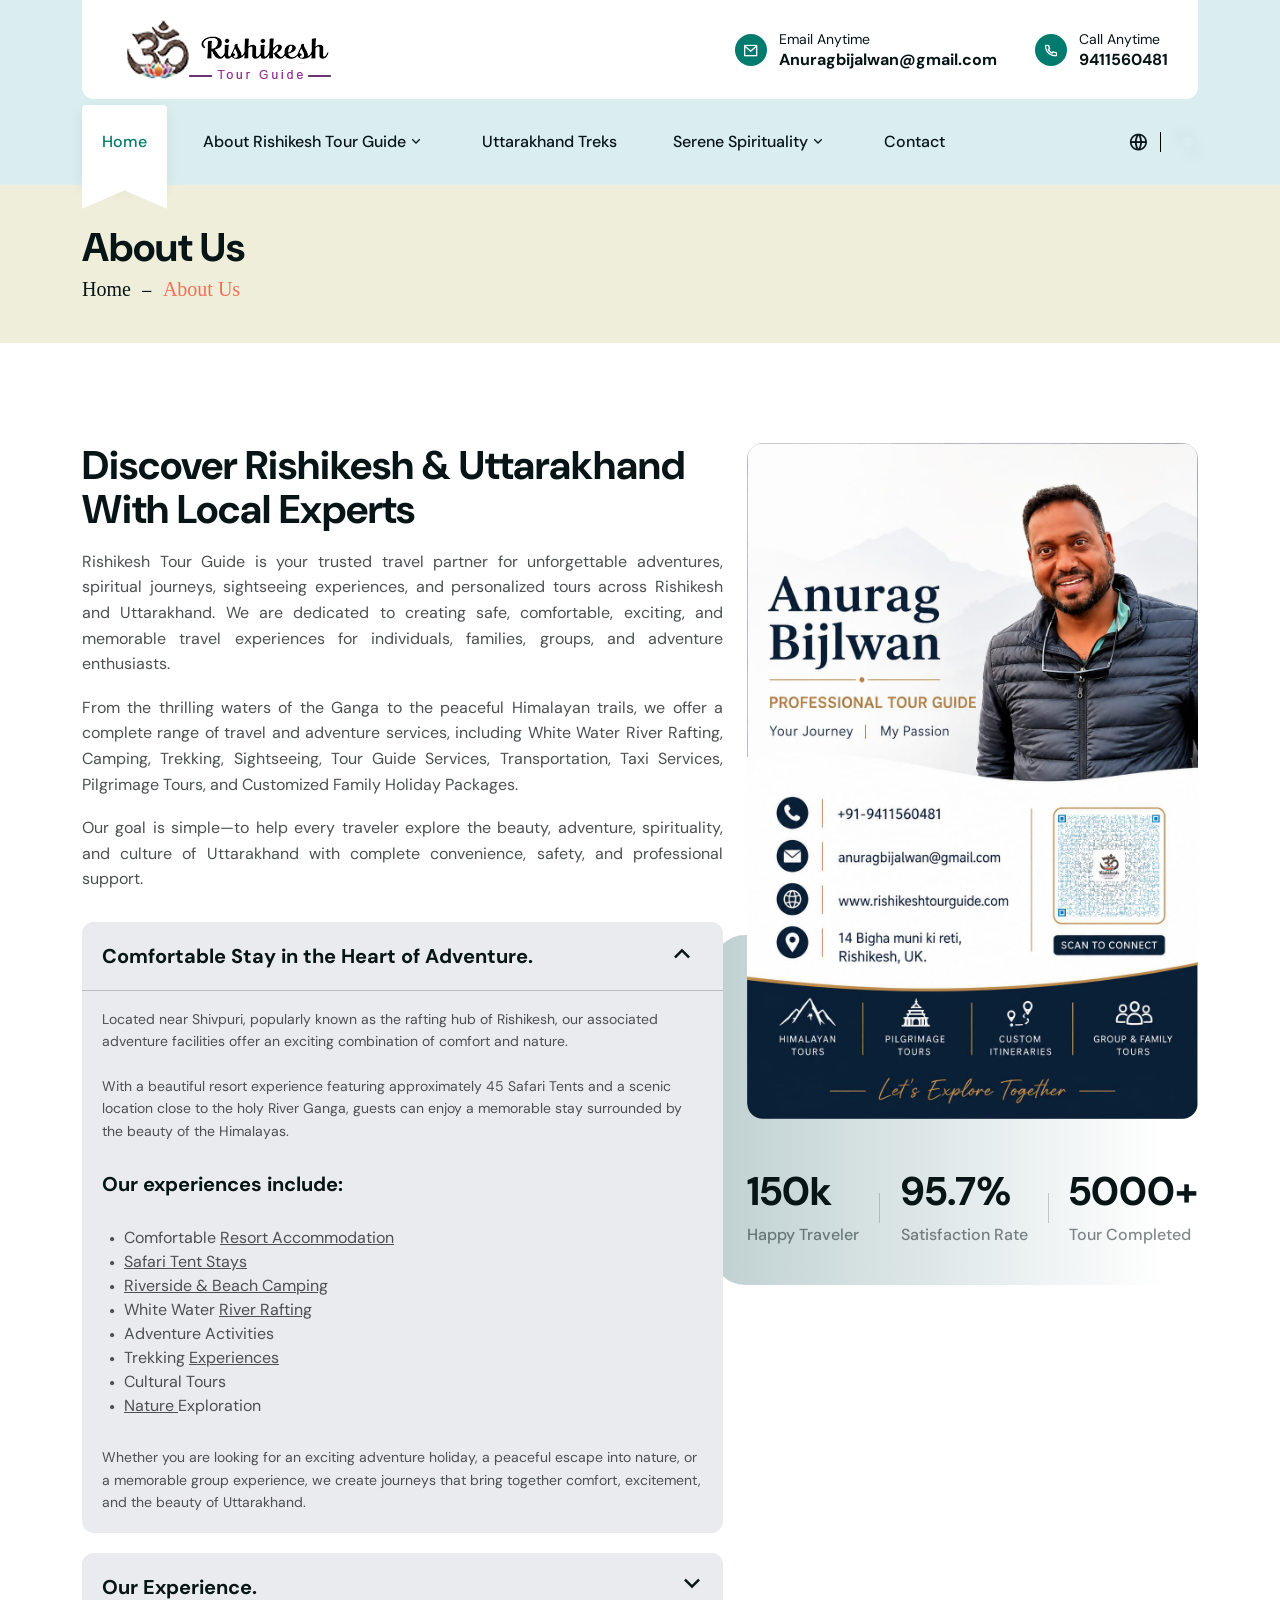
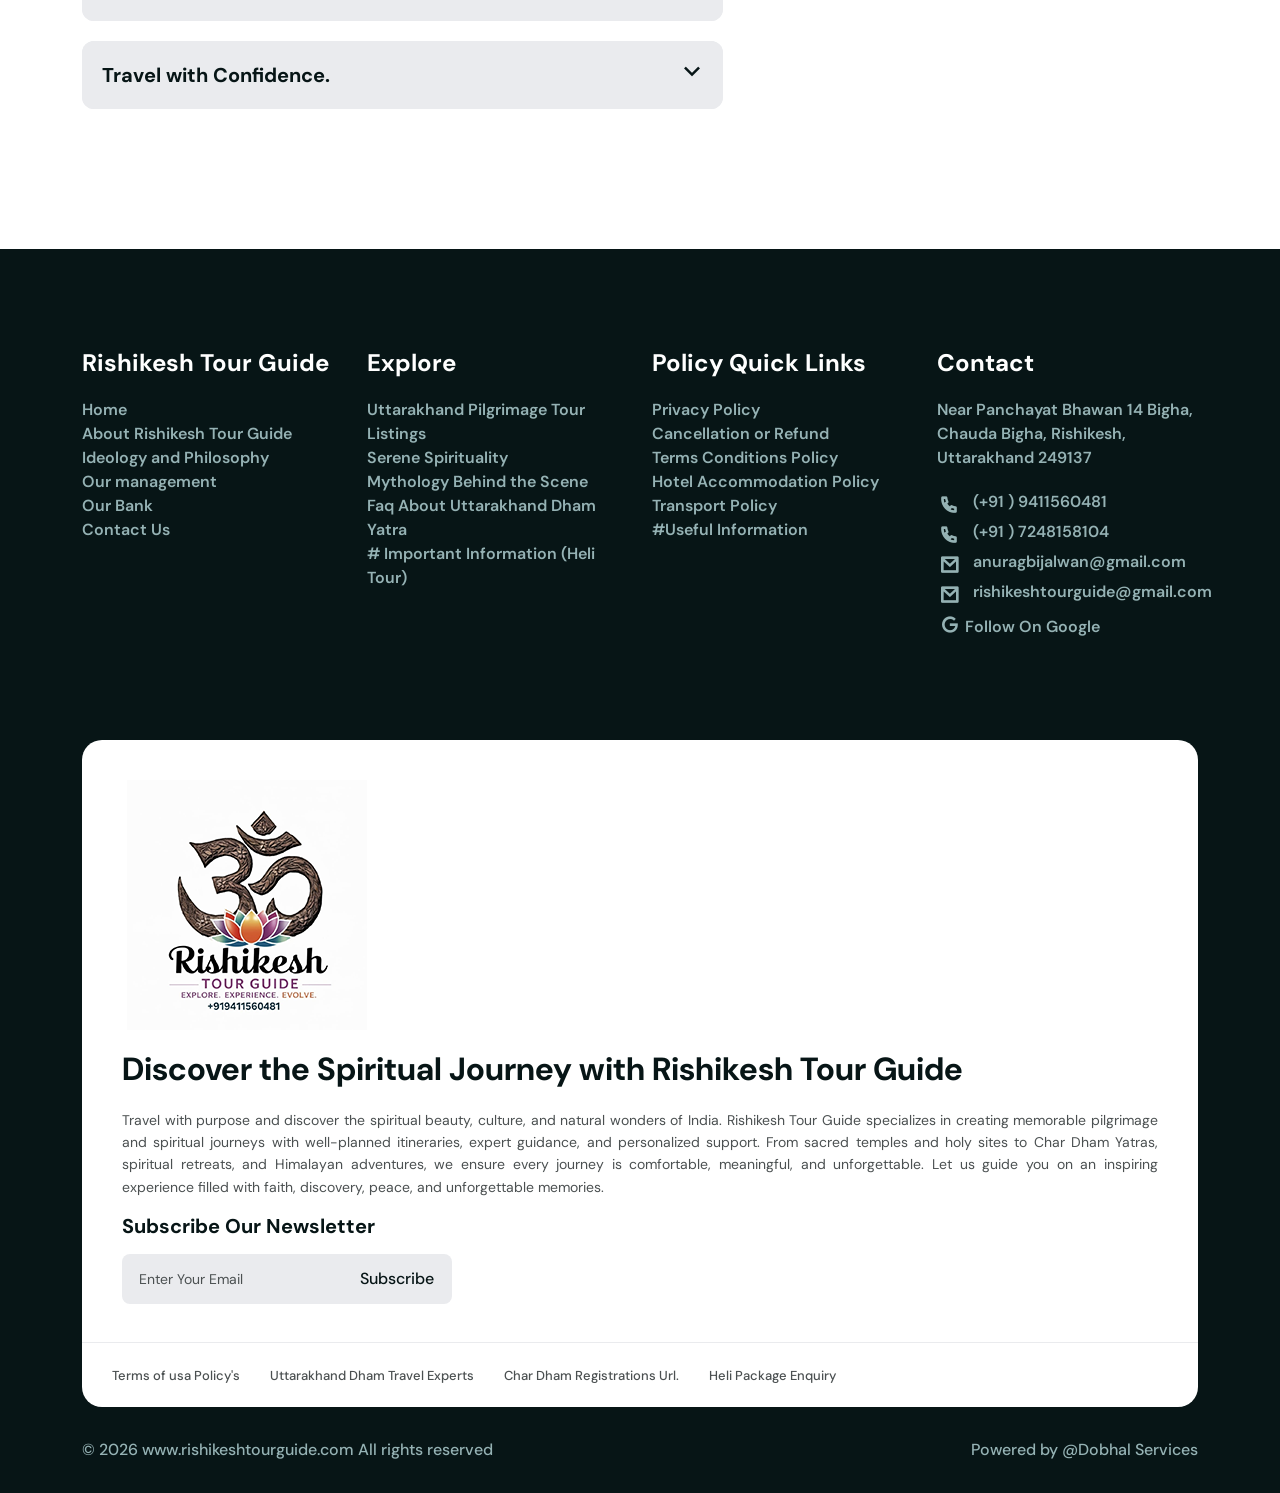
<file: about.html>
<!DOCTYPE html>
<html lang="zxx" dir="lrt">

 
 
<head>
 
    <meta logo="assets/images/logo/logo.png">

    <meta white-logo="assets/images/logo/logo-white.png">

    
    <meta charset="UTF-8">
    <meta http-equiv="X-UA-Compatible" content="IE=edge">
    <meta http-equiv="X-UA-Compatible" content="ie=edge">
    <meta name="description" content="Rishikesh Tour Guide : Your Spiritual Travel Solution 
 Char Dham travel, Uttarakhand Char Dham, Badrinath Dham Yatra, Kedarnath Dham Yatra, Do Dham Yatra, trip booking,tour, hotel, tour guide, tourism, blog, flight, travel agency, tourism agency, accommodation, tour website,

Yatra Char Dham 2025, Ex. Haridwar, Uttarakhand
Char Dham Heli Tour, Ex. Haridwar, Uttarakhand
Kedarnath Heli Tour, Ex. Haridwar, Uttarakhand
Badrinath Heli Your, Ex. Haridwar, Uttarakhand
Do Dham Heli Your Badri, Kedar, Ex. Haridwar, Uttarakhand
Yamunotri Or Gangotri Yatra, Ex. Haridwar, Uttarakhand
Yamunotri  Dham Darshan, Ex. Haridwar, Uttarakhand
Gangotri Dham Darshan, Ex. Haridwar, Uttarakhand
Do Dham Ex. Delhi, Ex. Delhi, Uttarakhand
Badri, Kedar Or Tungnath Yatra, Ex. Haridwar, Uttarakhand
Do Dham Yatra 2025, Ex. Haridwar, Uttarakhand
Yatra Badrinath Dham, Ex. Haridwar, Uttarakhand
Yatra Kedarnath Ji, Ex. Haridwar, Uttarakhand">

    <meta name="keywords" content="Rishikesh Tour Guide : Your Spiritual Travel Solution 
 Char Dham travel, Uttarakhand Char Dham, Badrinath Dham Yatra, Kedarnath Dham Yatra, Do Dham Yatra, trip booking,tour, hotel, tour guide, tourism, blog, flight, travel agency, tourism agency, accommodation, tour website, Yatra Char Dham 2025, Ex. Haridwar, Uttarakhand
Char Dham Heli Tour, Ex. Haridwar, Uttarakhand
Kedarnath Heli Tour, Ex. Haridwar, Uttarakhand
Badrinath Heli Your, Ex. Haridwar, Uttarakhand
Do Dham Heli Your Badri, Kedar, Ex. Haridwar, Uttarakhand
Yamunotri Or Gangotri Yatra, Ex. Haridwar, Uttarakhand
Yamunotri  Dham Darshan, Ex. Haridwar, Uttarakhand
Gangotri Dham Darshan, Ex. Haridwar, Uttarakhand
Do Dham Ex. Delhi, Ex. Delhi, Uttarakhand
Badri, Kedar Or Tungnath Yatra, Ex. Haridwar, Uttarakhand
Do Dham Yatra 2025, Ex. Haridwar, Uttarakhand
Yatra Badrinath Dham, Ex. Haridwar, Uttarakhand
Yatra Kedarnath Ji, Ex. Haridwar, Uttarakhand
 ">
    <meta name="author" content="inittheme">
    <meta name="viewport" content="width=device-width, initial-scale=1">
    <meta property="og:type" content="website">
    <meta property="og:title" content="Rishikesh Tour Guide : Your Spiritual Travel Solution 
 Char Dham travel, Uttarakhand Char Dham, Badrinath Dham Yatra, Kedarnath Dham Yatra, Do Dham Yatra, trip booking,tour, hotel, tour guide, tourism, blog, flight, travel agency, tourism agency, accommodation, tour website, Yatra Char Dham 2025, Ex. Haridwar, Uttarakhand
Char Dham Heli Tour, Ex. Haridwar, Uttarakhand
Kedarnath Heli Tour, Ex. Haridwar, Uttarakhand
Badrinath Heli Your, Ex. Haridwar, Uttarakhand
Do Dham Heli Your Badri, Kedar, Ex. Haridwar, Uttarakhand
Yamunotri Or Gangotri Yatra, Ex. Haridwar, Uttarakhand
Yamunotri  Dham Darshan, Ex. Haridwar, Uttarakhand
Gangotri Dham Darshan, Ex. Haridwar, Uttarakhand
Do Dham Ex. Delhi, Ex. Delhi, Uttarakhand
Badri, Kedar Or Tungnath Yatra, Ex. Haridwar, Uttarakhand
Do Dham Yatra 2025, Ex. Haridwar, Uttarakhand
Yatra Badrinath Dham, Ex. Haridwar, Uttarakhand
Yatra Kedarnath Ji, Ex. Haridwar, Uttarakhand
 ">
    <meta property="og:site_name" content="Rishikesh Tour Guide : Your Spiritual Travel Solution 
 Char Dham travel, Uttarakhand Char Dham, Badrinath Dham Yatra, Kedarnath Dham Yatra, Do Dham Yatra, trip booking,tour, hotel, tour guide, tourism, blog, flight, travel agency, tourism agency, accommodation, tour website, Yatra Char Dham 2025, Ex. Haridwar, Uttarakhand
Char Dham Heli Tour, Ex. Haridwar, Uttarakhand
Kedarnath Heli Tour, Ex. Haridwar, Uttarakhand
Badrinath Heli Your, Ex. Haridwar, Uttarakhand
Do Dham Heli Your Badri, Kedar, Ex. Haridwar, Uttarakhand
Yamunotri Or Gangotri Yatra, Ex. Haridwar, Uttarakhand
Yamunotri  Dham Darshan, Ex. Haridwar, Uttarakhand
Gangotri Dham Darshan, Ex. Haridwar, Uttarakhand
Do Dham Ex. Delhi, Ex. Delhi, Uttarakhand
Badri, Kedar Or Tungnath Yatra, Ex. Haridwar, Uttarakhand
Do Dham Yatra 2025, Ex. Haridwar, Uttarakhand
Yatra Badrinath Dham, Ex. Haridwar, Uttarakhand
Yatra Kedarnath Ji, Ex. Haridwar, Uttarakhand
 ">
    <meta property="og:url" content="https://rishikeshtourguide.com/">
    <meta property="og:image" content="#">
    <meta property="og:description" content="https://rishikeshtourguide.com/">
    <meta name="twitter:title" content="https://rishikeshtourguide.com/">
    <meta name="twitter:description" content="https://rishikeshtourguide.com/">
    <meta name="twitter:image" content="https://rishikeshtourguide.com/">
    <meta name="twitter:card" content="summary">


    <!-- Google site verification -->
    <meta name="google-site-verification" content="...">
    <meta name="facebook-domain-verification" content="...">
    <meta name="csrf-token" content="...">
    <meta name="currency" content="$">


    <!-- Title -->


<title> Travel with Confidence.  At Rishikesh Tour Guide, we believe that every journey should be more than simply visiting a destination—it should become a memorable experience.

With our local expertise, 20 years of travel experience, professional arrangements, personalized service, and passion for Uttarakhand, we are committed to making your journey smooth, safe, comfortable, and unforgettable.

Adventure the Rapids. Explore the Himalayas. Discover Spirituality. Experience Uttarakhand with Rishikesh Tour Guide.

Mr Anurag Bijalwan, +91 9411560481,7248158104
Email : Rishikeshtourguide@gmail.com , Anuragbijalwan@gmail.com
www.rishikeshtourguide.com !   

At Rishikesh Tour Guide our travel expert Mr Anurag Bijlwan is a wide experince about Rishikesh Sightseeing Arrangement , Tour Guide Arrangement , White Water River Rafting Arrangement , Arrangement Personalized welcome services to our guests , Trek Trail to Uttarakhand Arrangement , taxi Arrangement for Rishikesh , Haridwar , Badrinath , Kedrnath , Yamunotri , Gangotri , Haridwar Near By Place , Family Package Tour , Bus Service For Uttarakhand Pilgrimage Tour , Taxi Service For Haridwar Pick Up And Dropping Or Near By Places of Uttarakhand etc .
 

anuragbijalwan@gmail.com

</title>



    <link rel="icon" type="image/x-icon" sizes="20x20" href="assets/favicon.png">


    <!-- Bootstrap -->
    <link rel="stylesheet" type="text/css" href="assets/css/bootstrap-5.3.0.min.css">

    <!-- Fonts & icon -->
    <link rel="stylesheet" type="text/css" href="assets/css/remixicon.css">

    <!-- Plugin -->
    <link rel="stylesheet" type="text/css" href="assets/css/plugin.css">

    <!-- Main CSS -->
    <link rel="stylesheet" type="text/css" href="assets/css/main-style.css">

    <!-- RTL CSS::When Need RTL Uncomments File -->
    <!-- <link rel="stylesheet" type="text/css" href="assets/css/rtl.css"> -->







</head>

<body>
    <header >
        <div class="header-area" >
            <div class="main-header">
                <!-- Header Top -->
                <div class="header-top">
                    <div class="container">
                        <div class="row">
                            <div class="col-lg-12">
                                <div class="top-menu-wrapper d-flex align-items-center justify-content-between">
                                    <!-- Top Left Side -->
                                    <div class="top-header-left d-flex align-items-center">
                                        <!-- Logo-->
                                        <div class="logo">
                                            <a href="index.html"><img src="assets/images/logo/logo.png" alt="logo" class="changeLogo"></a>
                                        </div>
                    
                                    </div>


                                    <!--Top Right Side -->


                                    <div class="top-header-right">
                                        <!-- contact us -->
                                        <div class="contact-section">
                                            <div class="circle-primary-sm">
                                                <i class="ri-mail-line"></i>
                                            </div>
                                            <div class="info">
                                                <p class="pera">Email Anytime</p>
                                                <h4 class="title">
                                                    <a href="mailto:Anuragbijalwan@gmail.com"> Anuragbijalwan@gmail.com</a>
                                                </h4>
                                            </div>
                                        </div>
                                        <div class="contact-section">
                                            <div class="circle-primary-sm">
                                                <i class="ri-phone-line"></i>
                                            </div>
                                            <div class="info">
                                                <p class="pera">Call Anytime</p>
                                                <h4 class="title">
                                                    <a href="tel:9411560481">9411560481</a>
                                                </h4>
                                            </div>
                                        </div>
                                    </div>
                                </div>
                            </div>
                        </div>
                    </div>
                </div>

                <!-- Header Bottom -->


                <div class="header-bottom header-sticky">
                    <div class="container">
                        <div class="row">
                            <div class="col-lg-12">
                                <div class="menu-wrapper">
                                    <!-- Main-menu for desktop -->
                                    <div class="main-menu d-none d-lg-block">
                                        <nav>
                                            <div class="d-flex justify-content-between align-items-center">
                                                <ul class="listing" id="navigation">
                                                    <li class="single-list" >
                                                        <a href="index.html"
                                                            class="single link-active">Home  </a>
                                                       
                                                    </li>

                       
                                                     
                                                  
                                                    <li class="single-list">
                                                        <a href="javascript:void(0)" class="single"> About Rishikesh Tour Guide<i
                                                                class="ri-arrow-down-s-line"></i></a>
                                                        <ul class="submenu">
                                                            <li class="single-list">
                                                                <a href="about.html" class="single">About Us</a>
                                                            </li>
                                  
                                                          <li class="single-list">
                                                                <a href="Ideology-and-Philosophy.html" class="single">Ideology and philosophy</a>
                                                            </li>

                                                          <li class="single-list">
                                                                <a href="Our-management.html" class="single">Our management</a>
                                                            </li>

                                                          <li class="single-list">
                                                                <a href="Our-Bank.html" class="single">Banking With Us</a>
                                                            </li>

                                                        </ul>
                                                    </li>


                                                    <li class="single-list">
                                                        <a href="Pilgrimage-Tour-Listings.html" class="single"> Uttarakhand Treks</a>
                                                    </li>


                                                      <li class="single-list">
                                                        <a href="javascript:void(0)" class="single"> Serene Spirituality<i
                                                                class="ri-arrow-down-s-line"></i></a>
                                                        <ul class="submenu">
                                                            <li class="single-list">
                                                                <a href="#" class="single">Explore Spiritual Bliss in Badrinath</a>
                                                            </li>
                                  
                                                          <li class="single-list">
                                                                <a href="#" class="single">Kedarnath: A Divine Journey to Salvation</a>
                                                            </li>

                                                          <li class="single-list">
                                                                <a href="#" class="single">Gangotri: The Source of Divine Purity</a>
                                                            </li>

                                                          <li class="single-list">
                                                                <a href="#" class="single">Yamunotri: A Path to the River of Faith</a>
                                                            </li>

                                                        </ul>
                                                    </li>


                                      

                                                    <li class="single-list">
                                                        <a href="contact.html" class="single">Contact</a>
                                                    </li>
                                                    <li class="d-block d-lg-none">
                                                        <div class="header-right pl-15">
                                                            <div class="d-flex align-items-center gap-12">
                                                                <div class="lang">
                                                                    <i class="ri-global-line"></i>
                                                                </div>
                                                                <div class="divider gradient-divider"></div>
                                                          
                                                            </div>
                                                            <div class="sign-btn">
                                                                <a href="https://api.whatsapp.com/send/?phone=919411560481&text=Dear+Team+Rishikesh+Tour+Guide+

Greetings!+

We+are+interested+in+visiting+Rishikesh+in+the+coming+days+and+would+like+to+check+your+Tour+Travel+availability.+

Could+you+please+share+your+current+availability,+along+with+the+best+available+offers,+seasonal+packages,+or+group+rates+for+our+dates?+Providing+these+details+at+your+earliest+convenience+will+help+us+finalize+our+travel+plans+smoothly.+

Looking+forward+to+your+prompt+response.&type=phone_number&app_absent=0" target="_blank" class="btn-secondary-sm">Quick Connect </a>
                                                            </div>

                                                        </div>
                                                    </li>

<li class="d-block d-lg-none">
                                                        <div class="header-right pl-15">
                                                            <div class="d-flex align-items-center gap-12">
                                                                <div class="lang">
                                                                    <a href="callto:+919411560481">Call +91 9411560481  </a>

    <a href="callto:+918192936919">Call +91 8192936919  </a>


                                                                </div>
                                                                <div class="divider gradient-divider"></div>
                                                          
                                                            </div>
                                                            <div class="sign-btn">
                                                                <a href="mailto:Anuragbijalwan@gmail.com">on email:  Anuragbijalwan@gmail.com.</a>
                                                            </div>
                                                        </div>
                                                    </li>




                                                </ul>


                                                <div class="header-right">
                                                    <div class="d-flex align-items-center gap-12">
                                                        <div class="lang">
                                                            <i class="ri-global-line"></i>
                                                        </div>
                                                        <div class="divider gradient-divider"></div>
                                               
                                                    </div>
                                                       
    <div id="google_translate_element"  style="padding: 5px;
    margin-right: 5px;
    box-shadow: -4px -5px 14px rgb(0 0 0 / 8%), 5px 8px 16px rgb(0 0 0 / 8%);
    border-radius: 5px;"></div>

    <script type="text/javascript">
        function googleTranslateElementInit() {
            new google.translate.TranslateElement(
                {pageLanguage: 'en'},
                'google_translate_element'
            );
        }
    </script>

    <script type="text/javascript" 
            src=
"https://translate.google.com/translate_a/element.js?
cb=googleTranslateElementInit">
    </script>

                                                    <!-- Theme Mode -->

                                    

                                                </div>
                                            </div>
                                        </nav>
                                    </div>
                                </div>
                                <!-- Mobile Menu -->
                                <div class="div">
                                    <div class="mobile_menu d-block d-lg-none"></div>
                                </div>
                            </div>
                        </div>
                    </div>
                </div>
            </div>
 
        </div>
    </header>
    <main>





        <!-- Breadcrumbs S t a r t -->
        <section class="breadcrumbs-area breadcrumb-bg">
            <div class="container">
                <h1 class="title wow fadeInUp" data-wow-delay="0.0s">About Us</h1>
                <div class="breadcrumb-text">
                    <nav aria-label="breadcrumb" class="breadcrumb-nav wow fadeInUp" data-wow-delay="0.1s">
                        <ul class="breadcrumb listing">
                            <li class="breadcrumb-item single-list"><a href="index.html" class="single">Home</a></li>
                            <li class="breadcrumb-item single-list" aria-current="page">
                                <a href="javascript:void(0)" class="single active">About Us</a></li>
                        </ul>
                    </nav>
                </div>
            </div>

        </section>
        <!--/ End-of Breadcrumbs-->

        <!-- About Us area S t a r t -->
        <section class="about-area">
            <div class="container">
                <div class="row g-4">
                    <div class="col-xl-7 col-lg-6">
                        <div class="section-title mx-500 mb-30 w-md-100">
                      
                            <h4 class="title">
                               Discover Rishikesh & Uttarakhand with Local Experts
                            </h4>


                            <p class="pera" style="text-align: justify;">
                                Rishikesh Tour Guide is your trusted travel partner for unforgettable adventures, spiritual journeys, sightseeing experiences, and personalized tours across Rishikesh and Uttarakhand. We are dedicated to creating safe, comfortable, exciting, and memorable travel experiences for individuals, families, groups, and adventure enthusiasts.

                            </p>
                            <p class="pera" style="text-align: justify;">
                              From the thrilling waters of the Ganga to the peaceful Himalayan trails, we offer a complete range of travel and adventure services, including White Water River Rafting, Camping, Trekking, Sightseeing, Tour Guide Services, Transportation, Taxi Services, Pilgrimage Tours, and Customized Family Holiday Packages.  
                            </p>
                  
                         
  <p class="pera" style="text-align: justify;">
                               Our goal is simple—to help every traveler explore the beauty, adventure, spirituality, and culture of Uttarakhand with complete convenience, safety, and professional support.
                            </p>


  <!-- accordion -->
                        <div class="destination-accordion">
                            <div class="accordion" id="accordionPanelsStayOpenExample">
                                <div class="accordion-item">
                                    <h2 class="accordion-header" id="panelsStayOpen-headingOne">
                                        <button class="accordion-button" type="button" data-bs-toggle="collapse"
                                            data-bs-target="#panelsStayOpen-collapseOne" aria-expanded="true"
                                            aria-controls="panelsStayOpen-collapseOne">
                                           Comfortable Stay in the Heart of Adventure.
                                        </button>
                                    </h2>
                                    <div id="panelsStayOpen-collapseOne" class="accordion-collapse collapse show"
                                        aria-labelledby="panelsStayOpen-headingOne">
                                        <div class="accordion-body">

<p> Located near Shivpuri, popularly known as the rafting hub of Rishikesh, our associated adventure facilities offer an exciting combination of comfort and nature. <br><br> 

With a beautiful resort experience featuring approximately 45 Safari Tents and a scenic location close to the holy River Ganga, guests can enjoy a memorable stay surrounded by the beauty of the Himalayas. </p> <br> 


Our experiences include:<br> <br> 
                                                <ul class="listing">
                                                <li class="list">
                                                 Comfortable   <u>Resort Accommodation </u>
                                                </li>
                                                <li class="list">
                                                     <u>Safari Tent Stays  </u>
                                                </li>
                                                <li class="list">
                                                      <u>Riverside & Beach Camping  </u>
                                                </li>
                                                <li class="list">
                                                  White Water   <u>River Rafting   </u>
                                                </li>
                                                 <li class="list">
                                                   Adventure Activities
                                                </li>
                                                <li class="list">
                                                   Trekking   <u> Experiences   </u>
                                                </li>
                                                <li class="list">
                                                 Cultural Tours 
                                                </li>
                                                <li class="list">
                                                  <u>Nature   </u>Exploration
                                                </li>

                                            </ul>  <br>

<p> Whether you are looking for an exciting adventure holiday, a peaceful escape into nature, or a memorable group experience, we create journeys that bring together comfort, excitement, and the beauty of Uttarakhand. </p>
                                        </div>
                                    </div>
                                </div>
                                <div class="accordion-item">
                                    <h2 class="accordion-header" id="panelsStayOpen-headingTwo">
                                        <button class="accordion-button collapsed" type="button"
                                            data-bs-toggle="collapse" data-bs-target="#panelsStayOpen-collapseTwo"
                                            aria-expanded="false" aria-controls="panelsStayOpen-collapseTwo">
                                           Our Experience. 
                                        </button>
                                    </h2>
                                    <div id="panelsStayOpen-collapseTwo" class="accordion-collapse collapse"
                                        aria-labelledby="panelsStayOpen-headingTwo">
                                        <div class="accordion-body">
                                            

<p> 
  
Our professional background includes extensive experience in the travel and tourism industry, including: <br><br>


<strong> General Manager – Sales & Inbound Tours  </strong> <br>
Managing sales operations and inbound tourism services while creating exceptional travel experiences for domestic and international guests. <br>
<br>


<strong> English-Speaking Cultural & Adventure Tour Guide   </strong> <br>
Providing informative and engaging guided experiences across cultural destinations, adventure locations, and Himalayan regions.<br>
<br>


<strong> Tour Organizer & Travel Coordinator   </strong> <br>
Managing guest bookings, confirmations, travel arrangements, accommodation coordination, transportation, and complete tour operations.

</p>



                                        </div>
                                    </div>
                                </div>
                                <div class="accordion-item">
                                    <h2 class="accordion-header" id="panelsStayOpen-headingThree">
                                        <button class="accordion-button collapsed" type="button"
                                            data-bs-toggle="collapse" data-bs-target="#panelsStayOpen-collapseThree"
                                            aria-expanded="false" aria-controls="panelsStayOpen-collapseThree">
                                            Travel with Confidence. 
                                        </button>
                                    </h2>
                                    <div id="panelsStayOpen-collapseThree" class="accordion-collapse collapse"
                                        aria-labelledby="panelsStayOpen-headingThree">
                                        <div class="accordion-body">
                             <p>  At Rishikesh Tour Guide, we believe that every journey should be more than simply visiting a destination—it should become a memorable experience. <br><br>

With our local expertise, 25+ years of travel experience, professional arrangements, personalized service, and passion for Uttarakhand, we are committed to making your journey smooth, safe, comfortable, and unforgettable.<br><br>

<strong> Adventure the Rapids. Explore the Himalayas. Discover Spirituality. Experience Uttarakhand with Rishikesh Tour Guide. </strong></p>                




                                        </div>
                                    </div>
                                </div>
                            </div>
                        </div>
                        <!-- / Accordion -->



                        </div>
                    </div>
                    <div class="col-xl-5 col-lg-6">
                        <div class="about-count-section about-count-before-bg">
                            <div class="banner">
                                <img src="assets/favicon.png" alt="travello">
                            </div>
                            <div class="all-count-list">
                                <div class="details">
                                    <h4 class="count">150k</h4>
                                    <p class="pera">Happy Traveler</p>
                                </div>
                                <div class="divider"></div>
                                <div class="details">
                                    <h4 class="count">95.7%</h4>
                                    <p class="pera">Satisfaction Rate</p>
                                </div>
                                <div class="divider"></div>
                                <div class="details">
                                    <h4 class="count">5000+</h4>
                                    <p class="pera">Tour Completed</p>
                                </div>
                            </div>
                        </div>
                    </div>
                </div>
            </div>
        </section>
        <!--/ End-of About US-->
 

 
 
     
    </main>

    <!-- Footer S t a r t -->
    <footer>
        <div class="footer-wrapper footer-bg">
            <div class="container">
                <div class="footer-area">
                    <div class="row g-4">
                        <div class="col-xl-3 col-lg-4 col-sm-6">
                            <div class="single-footer-caption">
                                <div class="footer-tittle">
                                    <h4 class="title">Rishikesh Tour Guide</h4>
                                    <ul class="listing">

                                        <li class="single-lsit"><a href="Index.html">Home </a> </li>
                                        <li class="single-lsit"> <a href="about.html">About Rishikesh Tour Guide</a> </li>
                                        <li class="single-lsit"><a href="Ideology-and-Philosophy.html">Ideology and Philosophy</a> </li>
                                        <li class="single-lsit"><a href="Our-management.html">Our management</a></li>
                                        <li class="single-lsit"><a href="Our-Bank.html">Our Bank </a></li>
                                        <li class="single-lsit"> <a href="contact.html">Contact Us</a> </li> <br><br>
 
 
 
                                    </ul>
                                </div>
                            </div>
                        </div>


                        <div class="col-xl-3 col-lg-4 col-sm-6">
                            <div class="single-footer-caption">
                                <div class="footer-tittle">
                                    <h4 class="title">Explore</h4>
                                    <ul class="listing">
                                        
<li class="single-lsit"><a href="Pilgrimage-Tour-Listings.html">Uttarakhand Pilgrimage Tour Listings</a> </li>
<li class="single-lsit"> <a href="Serene-Spirituality.html"> Serene Spirituality </a> </li>
<li class="single-lsit"> <a href="Mythology-Behind-The-Scene.html">  Mythology Behind the Scene</a> </li>
<li class="single-lsit"><a href="faq.html">Faq About Uttarakhand Dham Yatra</a></li>
<li class="single-lsit"><a href="Heli-Tour-Terms.html"># Important Information (Heli Tour)</a></li>

                                    </ul>
                                </div>
                            </div>
                        </div>
                        <div class="col-xl-3 col-lg-4 col-sm-6">
                            <div class="single-footer-caption">
                                <div class="footer-tittle">
                                    <h4 class="title">Policy Quick Links</h4>
                                    <ul class="listing">
                                        <li class="single-lsit"><a href="Privacy-Policy.html">Privacy Policy</a></li>
                                        <li class="single-lsit"> <a href="Refund-And-Cancellations.html">Cancellation or Refund</a> </li>
                                        <li class="single-lsit"> <a href="terms-condition.html">Terms Conditions Policy</a> </li>

                                        <li class="single-lsit"> <a href="Hotel-Policy.html">Hotel Accommodation Policy </a> </li>
                                        <li class="single-lsit"> <a href="Transport-Policy.html">Transport Policy</a> </li>
                                      <li class="single-lsit"> <a href="Useful-Information.html">#Useful Information</a> </li>
                                    </ul>
                                </div>
                            </div>
                        </div>


                        <div class="col-xl-3 col-lg-4 col-sm-6">
                            <div class="single-footer-caption">
                                <div class="footer-tittle">
                                    <h4 class="title">Contact</h4>
                                    <ul class="listing">
                                        <li class="single-lsit">
                                            <a href="#" class="mb-20 d-block">Near Panchayat Bhawan 14 Bigha, Chauda Bigha, Rishikesh, Uttarakhand 249137  </a>
                                        </li>



                                        <li class="single-lsit">
                                            <a href="callto:+919411560481">
                                                <div class="d-flex gap-12">
                                                    <i class="ri-phone-line"></i> (+91 )   9411560481
                                                </div>
                                            </a>
                                        </li>

            <li class="single-lsit">
                                            <a href="callto:+918192936919">
                                                <div class="d-flex gap-12">
                                                    <i class="ri-phone-line"></i> (+91 )   7248158104
                                                </div>
                                            </a>
                                        </li>








                                        <li class="single-lsit">
                                            <a href="mailto:anuragbijalwan@gmail.com">
                                                <div class="d-flex gap-12">
                                                    <i class="ri-mail-line"></i>anuragbijalwan@gmail.com
                                                </div>
                                            </a>
                                        </li>
 

      <li class="single-lsit">
                                            <a href="mailto:care@riversuntravel.com">
                                                <div class="d-flex gap-12">
                                                    <i class="ri-mail-line"></i>rishikeshtourguide@gmail.com
                                                </div>
                                            </a>
                                        </li>


<li class="single-lsit">
                                            <a href="https://maps.app.goo.gl/V8yNSAqyUDYmZVJZ6"> <div class="d-flex gap-12">
                                                    <i class="ri-google-line"></i>  Follow On Google </a> </li>




                                    </ul>
                                </div>
                            </div>
                        </div>
                    </div>
                </div>
                <div class="footer-middle-area">
                    <div class="footer-body">
                        <div class="footer-content">
                            <div class="d-flex flex-column gap-20">
                                <div class="logo">
                                    <img src="assets/images/logo/logo2.png" alt="Rishikesh Tour Guide">
                                </div>


<h2 class="title"><strong>  Discover the Spiritual Journey with Rishikesh Tour Guide </h2>


                                <p style="text-align: justify;">
                                    Travel with purpose and discover the spiritual beauty, culture, and natural wonders of India. Rishikesh Tour Guide specializes in creating memorable pilgrimage and spiritual journeys with well-planned itineraries, expert guidance, and personalized support.

From sacred temples and holy sites to Char Dham Yatras, spiritual retreats, and Himalayan adventures, we ensure every journey is comfortable, meaningful, and unforgettable. Let us guide you on an inspiring experience filled with faith, discovery, peace, and unforgettable memories.
                                </p>


                            </div>


                            <div class="footer-right">
                                <h4 class="title">Subscribe Our Newsletter</h4>
                                <div class="subscribe-wraper">
                                    <input class="footer-search" type="search" name="footer"
                                        placeholder="Enter Your Email">
                                    <button class="subscribe-btn">Subscribe</button>
                                </div>
                            </div>
                        </div>
                    </div>
                    <div class="footer-bottom">
                        <ul class="listing">
                            <li class="single-list">
                                <a href="Privacy-Policy.html" class="single"  style="font-size:13px;">Terms of usa Policy's </a>
                            </li>
                         
                            <li class="single-list">
                                <a href="#" class="single" style="font-size:13px;"> Uttarakhand Dham Travel Experts </a>
                            </li>

                              <li class="single-list">
                                <a href="https://registrationandtouristcare.uk.gov.in/signin.php" target="_blank" class="single" style="font-size:13px;"> Char Dham Registrations Url. </a>
                            </li>

                           <li class="single-list">
                                <a href="#" class="single" style="font-size:13px;">Heli Package Enquiry</a>
                            </li>


                        </ul>
                    </div>
                </div>
            </div>
            <!-- footer-bottom area -->
            <div class="footer-bottom-area">
                <div class="container">
                    <div class="row">
                        <div class="col-lg-12">
                            <div class="d-flex justify-content-between gap-14 flex-wrap">
                                <p class="pera">
                                    © <span class="current-year">2024-25</span> www.rishikeshtourguide.com All rights
                                    reserved
                                </p>
                                <p class="pera">Powered by @Dobhal Services</p>
                            </div>
                        </div>
                    </div>
                </div>
            </div>
        </div>
    </footer>
    <!--/ End-of Footer -->

    <!-- Scroll Up  -->
    <div class="progressParent" id="back-top">
        <svg class="backCircle svg-inner" width="100%" height="100%" viewBox="-1 -1 102 102">
            <path d="M50,1 a49,49 0 0,1 0,98 a49,49 0 0,1 0,-98" />
        </svg>
    </div>
    <!-- Add an search-overlay element -->
    <div class="search-overlay"></div>
    <!-- jquery-->
    <script src="assets/js/jquery-3.7.0.min.js"></script>
    <script src="assets/js/popper.min.js"></script>
    <script src="assets/js/bootstrap-5.3.0.min.js"></script>
    <!-- Plugin -->
    <script src="assets/js/plugin.js"></script>
    <!-- Main js-->
    <script src="assets/js/main.js"></script>
 



   



 



<!-- GetButton.io widget -->
<script type="text/javascript">
    (function () {
        var options = {
            call: "+919411560481", // Call phone number
            whatsapp: "+919411560481", // WhatsApp number
            call_to_action: "Rishikesh Tour Guide", // Call to action
            button_color: "#FF6550", // Color of button
            position: "left", // Position may be 'right' or 'left'
            order: "call,whatsapp", // Order of buttons
            pre_filled_message: "Chat With Us", // WhatsApp pre-filled message
        };
        var proto = 'https:', host = "getbutton.io", url = proto + '//static.' + host;
        var s = document.createElement('script'); s.type = 'text/javascript'; s.async = true; s.src = url + '/widget-send-button/js/init.js';
        s.onload = function () { WhWidgetSendButton.init(host, proto, options); };
        var x = document.getElementsByTagName('script')[0]; x.parentNode.insertBefore(s, x);
    })();
</script>
<!-- /GetButton.io widget -->



</body>

 
</html>
</file>
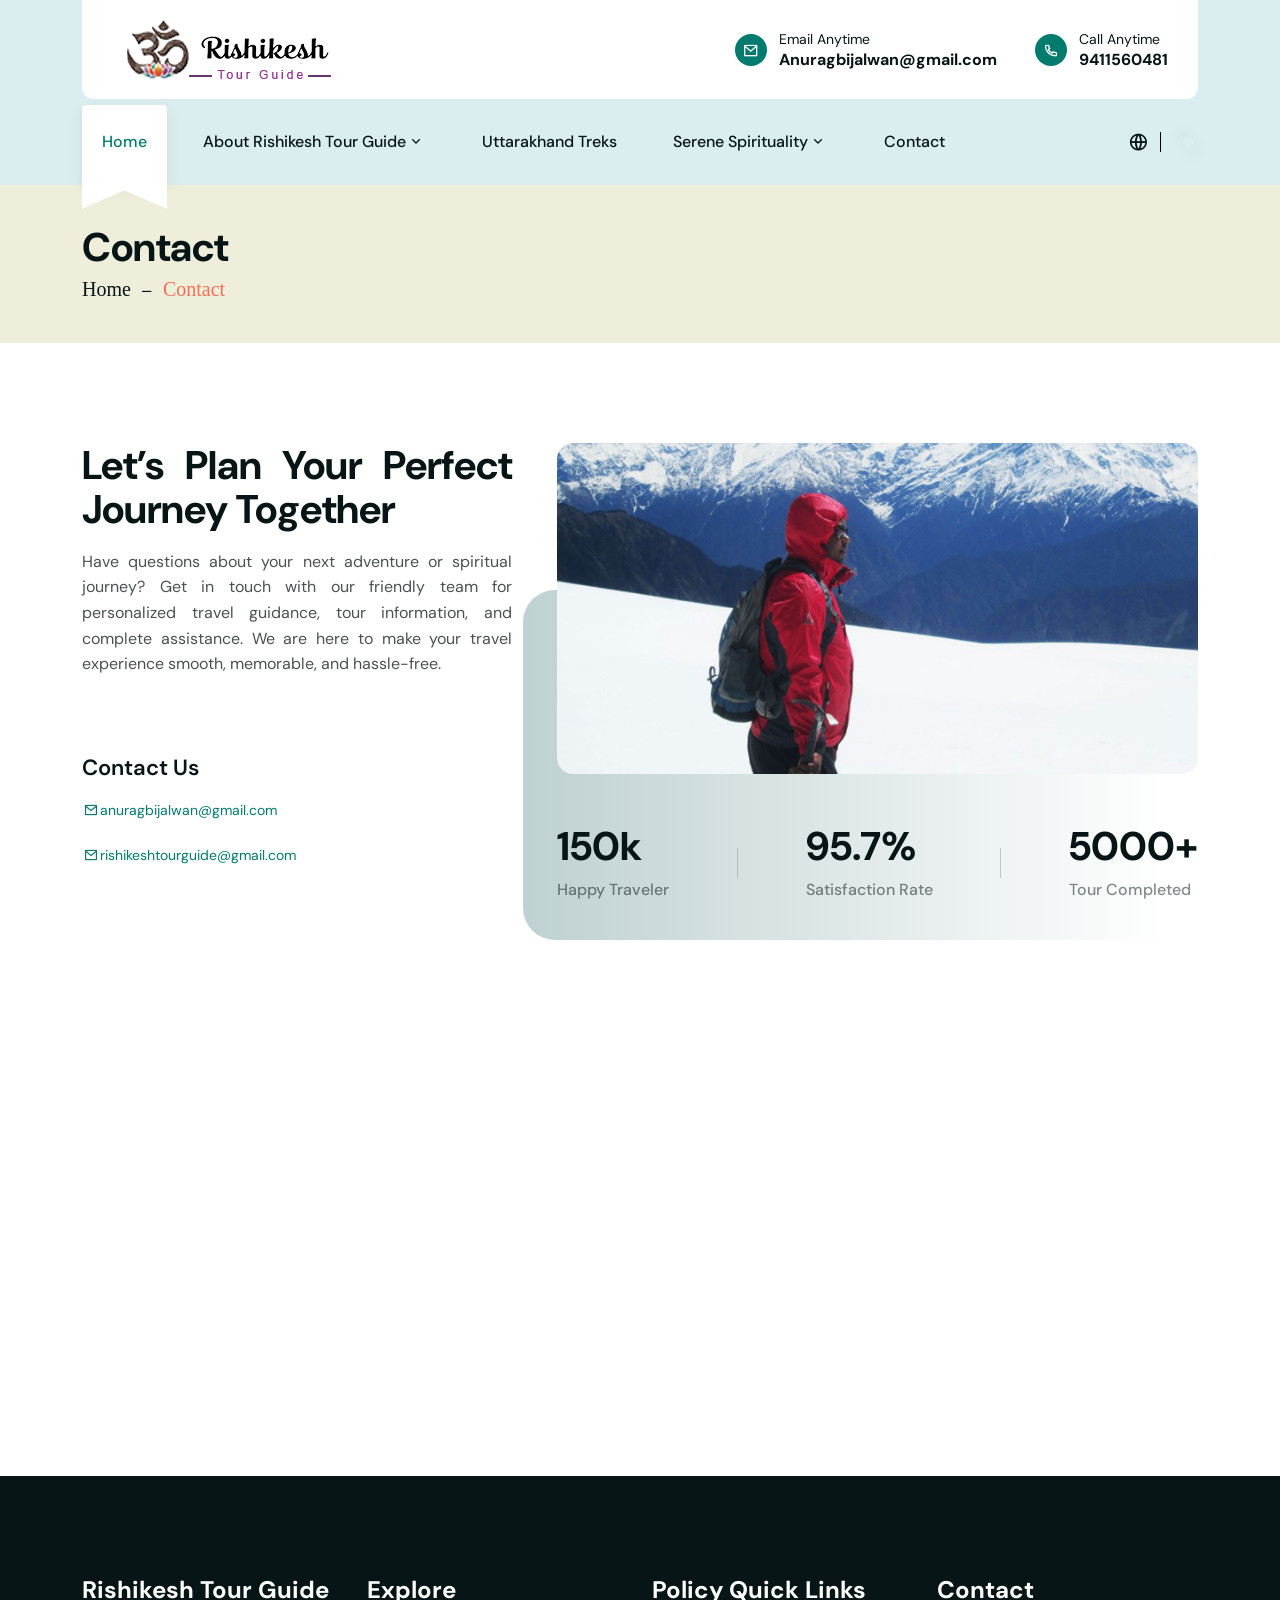
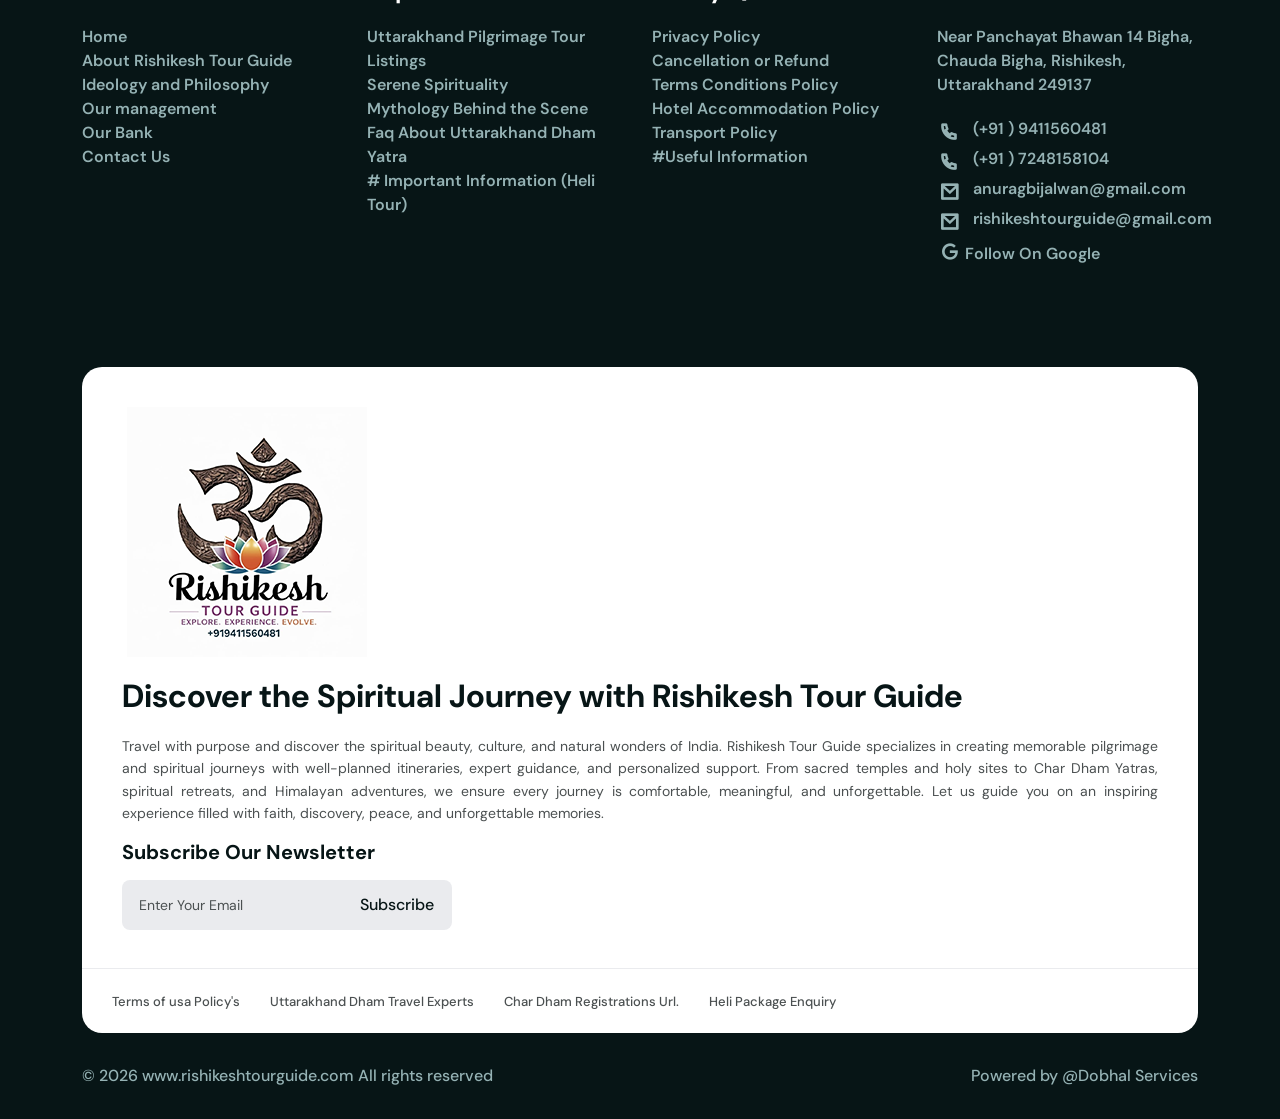
<file: contact.html>
<!DOCTYPE html>
<html lang="zxx" dir="lrt">

 
 
<head>
 
    <meta logo="assets/images/logo/logo.png">
    <meta white-logo="assets/images/logo/logo-white.png">
    
    <meta charset="UTF-8">
    <meta http-equiv="X-UA-Compatible" content="IE=edge">
    <meta http-equiv="X-UA-Compatible" content="ie=edge">
    <meta name="description" content="Rishikesh Tour Guide : Your Spiritual Travel Solution 
 Char Dham travel, Uttarakhand Char Dham, Badrinath Dham Yatra, Kedarnath Dham Yatra, Do Dham Yatra, trip booking,tour, hotel, tour guide, tourism, blog, flight, travel agency, tourism agency, accommodation, tour website,

Yatra Char Dham 2025, Ex. Haridwar, Uttarakhand
Char Dham Heli Tour, Ex. Haridwar, Uttarakhand
Kedarnath Heli Tour, Ex. Haridwar, Uttarakhand
Badrinath Heli Your, Ex. Haridwar, Uttarakhand
Do Dham Heli Your Badri, Kedar, Ex. Haridwar, Uttarakhand
Yamunotri Or Gangotri Yatra, Ex. Haridwar, Uttarakhand
Yamunotri  Dham Darshan, Ex. Haridwar, Uttarakhand
Gangotri Dham Darshan, Ex. Haridwar, Uttarakhand
Do Dham Ex. Delhi, Ex. Delhi, Uttarakhand
Badri, Kedar Or Tungnath Yatra, Ex. Haridwar, Uttarakhand
Do Dham Yatra 2025, Ex. Haridwar, Uttarakhand
Yatra Badrinath Dham, Ex. Haridwar, Uttarakhand
Yatra Kedarnath Ji, Ex. Haridwar, Uttarakhand">

    <meta name="keywords" content="Rishikesh Tour Guide : Your Spiritual Travel Solution 
 Char Dham travel, Uttarakhand Char Dham, Badrinath Dham Yatra, Kedarnath Dham Yatra, Do Dham Yatra, trip booking,tour, hotel, tour guide, tourism, blog, flight, travel agency, tourism agency, accommodation, tour website, Yatra Char Dham 2025, Ex. Haridwar, Uttarakhand
Char Dham Heli Tour, Ex. Haridwar, Uttarakhand
Kedarnath Heli Tour, Ex. Haridwar, Uttarakhand
Badrinath Heli Your, Ex. Haridwar, Uttarakhand
Do Dham Heli Your Badri, Kedar, Ex. Haridwar, Uttarakhand
Yamunotri Or Gangotri Yatra, Ex. Haridwar, Uttarakhand
Yamunotri  Dham Darshan, Ex. Haridwar, Uttarakhand
Gangotri Dham Darshan, Ex. Haridwar, Uttarakhand
Do Dham Ex. Delhi, Ex. Delhi, Uttarakhand
Badri, Kedar Or Tungnath Yatra, Ex. Haridwar, Uttarakhand
Do Dham Yatra 2025, Ex. Haridwar, Uttarakhand
Yatra Badrinath Dham, Ex. Haridwar, Uttarakhand
Yatra Kedarnath Ji, Ex. Haridwar, Uttarakhand
 ">
    <meta name="author" content="inittheme">
    <meta name="viewport" content="width=device-width, initial-scale=1">
    <meta property="og:type" content="website">
    <meta property="og:title" content="Rishikesh Tour Guide : Your Spiritual Travel Solution 
 Char Dham travel, Uttarakhand Char Dham, Badrinath Dham Yatra, Kedarnath Dham Yatra, Do Dham Yatra, trip booking,tour, hotel, tour guide, tourism, blog, flight, travel agency, tourism agency, accommodation, tour website, Yatra Char Dham 2025, Ex. Haridwar, Uttarakhand
Char Dham Heli Tour, Ex. Haridwar, Uttarakhand
Kedarnath Heli Tour, Ex. Haridwar, Uttarakhand
Badrinath Heli Your, Ex. Haridwar, Uttarakhand
Do Dham Heli Your Badri, Kedar, Ex. Haridwar, Uttarakhand
Yamunotri Or Gangotri Yatra, Ex. Haridwar, Uttarakhand
Yamunotri  Dham Darshan, Ex. Haridwar, Uttarakhand
Gangotri Dham Darshan, Ex. Haridwar, Uttarakhand
Do Dham Ex. Delhi, Ex. Delhi, Uttarakhand
Badri, Kedar Or Tungnath Yatra, Ex. Haridwar, Uttarakhand
Do Dham Yatra 2025, Ex. Haridwar, Uttarakhand
Yatra Badrinath Dham, Ex. Haridwar, Uttarakhand
Yatra Kedarnath Ji, Ex. Haridwar, Uttarakhand
 ">
    <meta property="og:site_name" content="Rishikesh Tour Guide : Your Spiritual Travel Solution 
 Char Dham travel, Uttarakhand Char Dham, Badrinath Dham Yatra, Kedarnath Dham Yatra, Do Dham Yatra, trip booking,tour, hotel, tour guide, tourism, blog, flight, travel agency, tourism agency, accommodation, tour website, Yatra Char Dham 2025, Ex. Haridwar, Uttarakhand
Char Dham Heli Tour, Ex. Haridwar, Uttarakhand
Kedarnath Heli Tour, Ex. Haridwar, Uttarakhand
Badrinath Heli Your, Ex. Haridwar, Uttarakhand
Do Dham Heli Your Badri, Kedar, Ex. Haridwar, Uttarakhand
Yamunotri Or Gangotri Yatra, Ex. Haridwar, Uttarakhand
Yamunotri  Dham Darshan, Ex. Haridwar, Uttarakhand
Gangotri Dham Darshan, Ex. Haridwar, Uttarakhand
Do Dham Ex. Delhi, Ex. Delhi, Uttarakhand
Badri, Kedar Or Tungnath Yatra, Ex. Haridwar, Uttarakhand
Do Dham Yatra 2025, Ex. Haridwar, Uttarakhand
Yatra Badrinath Dham, Ex. Haridwar, Uttarakhand
Yatra Kedarnath Ji, Ex. Haridwar, Uttarakhand
 ">
    <meta property="og:url" content="https://rishikeshtourguide.com/">
    <meta property="og:image" content="#">
    <meta property="og:description" content="https://rishikeshtourguide.com/">
    <meta name="twitter:title" content="https://rishikeshtourguide.com/">
    <meta name="twitter:description" content="https://rishikeshtourguide.com/">
    <meta name="twitter:image" content="https://rishikeshtourguide.com/">
    <meta name="twitter:card" content="summary">
    <!-- Google site verification -->
    <meta name="google-site-verification" content="...">
    <meta name="facebook-domain-verification" content="...">
    <meta name="csrf-token" content="...">
    <meta name="currency" content="$">


    <!-- Title -->


<title> Rishikesh Tour Guide, 

Mr Anurag Bijalwan, +91 9411560481,7248158104
Email : Rishikeshtourguide@gmail.com , Anuragbijalwan@gmail.com
www.rishikeshtourguide.com !   

At Rishikesh Tour Guide our travel expert Mr Anurag Bijlwan is a wide experince about Rishikesh Sightseeing Arrangement , Tour Guide Arrangement , White Water River Rafting Arrangement , Arrangement Personalized welcome services to our guests , Trek Trail to Uttarakhand Arrangement , taxi Arrangement for Rishikesh , Haridwar , Badrinath , Kedrnath , Yamunotri , Gangotri , Haridwar Near By Place , Family Package Tour , Bus Service For Uttarakhand Pilgrimage Tour , Taxi Service For Haridwar Pick Up And Dropping Or Near By Places of Uttarakhand etc .
 

anuragbijalwan@gmail.com

</title>


    <link rel="icon" type="image/x-icon" sizes="20x20" href="assets/favicon.png">


    <!-- Bootstrap -->
    <link rel="stylesheet" type="text/css" href="assets/css/bootstrap-5.3.0.min.css">
    <!-- Fonts & icon -->
    <link rel="stylesheet" type="text/css" href="assets/css/remixicon.css">
    <!-- Plugin -->
    <link rel="stylesheet" type="text/css" href="assets/css/plugin.css">
    <!-- Main CSS -->
    <link rel="stylesheet" type="text/css" href="assets/css/main-style.css">
    <!-- RTL CSS::When Need RTL Uncomments File -->
    <!-- <link rel="stylesheet" type="text/css" href="assets/css/rtl.css"> -->







</head>

<body>
    <header >
        <div class="header-area" >
            <div class="main-header">
                <!-- Header Top -->
                <div class="header-top">
                    <div class="container">
                        <div class="row">
                            <div class="col-lg-12">
                                <div class="top-menu-wrapper d-flex align-items-center justify-content-between">
                                    <!-- Top Left Side -->
                                    <div class="top-header-left d-flex align-items-center">
                                        <!-- Logo-->
                                        <div class="logo">
                                            <a href="index.html"><img src="assets/images/logo/logo.png" alt="logo" class="changeLogo"></a>
                                        </div>
                    
                                    </div>


                                    <!--Top Right Side -->


                                    <div class="top-header-right">
                                        <!-- contact us -->
                                        <div class="contact-section">
                                            <div class="circle-primary-sm">
                                                <i class="ri-mail-line"></i>
                                            </div>
                                            <div class="info">
                                                <p class="pera">Email Anytime</p>
                                                <h4 class="title">
                                                    <a href="mailto:Anuragbijalwan@gmail.com"> Anuragbijalwan@gmail.com</a>
                                                </h4>
                                            </div>
                                        </div>
                                        <div class="contact-section">
                                            <div class="circle-primary-sm">
                                                <i class="ri-phone-line"></i>
                                            </div>
                                            <div class="info">
                                                <p class="pera">Call Anytime</p>
                                                <h4 class="title">
                                                    <a href="tel:9411560481">9411560481</a>
                                                </h4>
                                            </div>
                                        </div>
                                    </div>
                                </div>
                            </div>
                        </div>
                    </div>
                </div>

                <!-- Header Bottom -->


                <div class="header-bottom header-sticky">
                    <div class="container">
                        <div class="row">
                            <div class="col-lg-12">
                                <div class="menu-wrapper">
                                    <!-- Main-menu for desktop -->
                                    <div class="main-menu d-none d-lg-block">
                                        <nav>
                                            <div class="d-flex justify-content-between align-items-center">
                                                <ul class="listing" id="navigation">
                                                    <li class="single-list" >
                                                        <a href="index.html"
                                                            class="single link-active">Home  </a>
                                                       
                                                    </li>

                       
                                                     
                                                  
                                                    <li class="single-list">
                                                        <a href="javascript:void(0)" class="single"> About Rishikesh Tour Guide<i
                                                                class="ri-arrow-down-s-line"></i></a>
                                                        <ul class="submenu">
                                                            <li class="single-list">
                                                                <a href="about.html" class="single">About Us</a>
                                                            </li>
                                  
                                                          <li class="single-list">
                                                                <a href="Ideology-and-Philosophy.html" class="single">Ideology and philosophy</a>
                                                            </li>

                                                          <li class="single-list">
                                                                <a href="Our-management.html" class="single">Our management</a>
                                                            </li>

                                                          <li class="single-list">
                                                                <a href="Our-Bank.html" class="single">Banking With Us</a>
                                                            </li>

                                                        </ul>
                                                    </li>


                                                    <li class="single-list">
                                                        <a href="Pilgrimage-Tour-Listings.html" class="single"> Uttarakhand Treks</a>
                                                    </li>


                                                      <li class="single-list">
                                                        <a href="javascript:void(0)" class="single"> Serene Spirituality<i
                                                                class="ri-arrow-down-s-line"></i></a>
                                                        <ul class="submenu">
                                                            <li class="single-list">
                                                                <a href="#" class="single">Explore Spiritual Bliss in Badrinath</a>
                                                            </li>
                                  
                                                          <li class="single-list">
                                                                <a href="#" class="single">Kedarnath: A Divine Journey to Salvation</a>
                                                            </li>

                                                          <li class="single-list">
                                                                <a href="#" class="single">Gangotri: The Source of Divine Purity</a>
                                                            </li>

                                                          <li class="single-list">
                                                                <a href="#" class="single">Yamunotri: A Path to the River of Faith</a>
                                                            </li>

                                                        </ul>
                                                    </li>


                                      

                                                    <li class="single-list">
                                                        <a href="contact.html" class="single">Contact</a>
                                                    </li>
                                                    <li class="d-block d-lg-none">
                                                        <div class="header-right pl-15">
                                                            <div class="d-flex align-items-center gap-12">
                                                                <div class="lang">
                                                                    <i class="ri-global-line"></i>
                                                                </div>
                                                                <div class="divider gradient-divider"></div>
                                                          
                                                            </div>
                                                            <div class="sign-btn">
                                                                <a href="https://api.whatsapp.com/send/?phone=919411560481&text=Dear+Team+Rishikesh+Tour+Guide+

Greetings!+

We+are+interested+in+visiting+Rishikesh+in+the+coming+days+and+would+like+to+check+your+Tour+Travel+availability.+

Could+you+please+share+your+current+availability,+along+with+the+best+available+offers,+seasonal+packages,+or+group+rates+for+our+dates?+Providing+these+details+at+your+earliest+convenience+will+help+us+finalize+our+travel+plans+smoothly.+

Looking+forward+to+your+prompt+response.&type=phone_number&app_absent=0" target="_blank" class="btn-secondary-sm">Quick Connect </a>
                                                            </div>

                                                        </div>
                                                    </li>

<li class="d-block d-lg-none">
                                                        <div class="header-right pl-15">
                                                            <div class="d-flex align-items-center gap-12">
                                                                <div class="lang">
                                                                    <a href="callto:+919411560481">Call +91 9411560481  </a>

    <a href="callto:+918192936919">Call +91 8192936919  </a>


                                                                </div>
                                                                <div class="divider gradient-divider"></div>
                                                          
                                                            </div>
                                                            <div class="sign-btn">
                                                                <a href="mailto:Anuragbijalwan@gmail.com">on email:  Anuragbijalwan@gmail.com.</a>
                                                            </div>
                                                        </div>
                                                    </li>




                                                </ul>


                                                <div class="header-right">
                                                    <div class="d-flex align-items-center gap-12">
                                                        <div class="lang">
                                                            <i class="ri-global-line"></i>
                                                        </div>
                                                        <div class="divider gradient-divider"></div>
                                               
                                                    </div>
                                                       
    <div id="google_translate_element"  style="padding: 5px;
    margin-right: 5px;
    box-shadow: -4px -5px 14px rgb(0 0 0 / 8%), 5px 8px 16px rgb(0 0 0 / 8%);
    border-radius: 5px;"></div>

    <script type="text/javascript">
        function googleTranslateElementInit() {
            new google.translate.TranslateElement(
                {pageLanguage: 'en'},
                'google_translate_element'
            );
        }
    </script>

    <script type="text/javascript" 
            src=
"https://translate.google.com/translate_a/element.js?
cb=googleTranslateElementInit">
    </script>

                                                    <!-- Theme Mode -->

                                    

                                                </div>
                                            </div>
                                        </nav>
                                    </div>
                                </div>
                                <!-- Mobile Menu -->
                                <div class="div">
                                    <div class="mobile_menu d-block d-lg-none"></div>
                                </div>
                            </div>
                        </div>
                    </div>
                </div>
            </div>
 
        </div>
    </header>
    <main>



        <!-- Breadcrumbs S t a r t -->
        <section class="breadcrumbs-area breadcrumb-bg">
            <div class="container">
                <h1 class="title wow fadeInUp" data-wow-delay="0.0s">Contact</h1>
                <div class="breadcrumb-text">
                    <nav aria-label="breadcrumb" class="breadcrumb-nav wow fadeInUp" data-wow-delay="0.1s">
                        <ul class="breadcrumb listing">
                            <li class="breadcrumb-item single-list"><a href="index.html" class="single">Home</a></li>
                            <li class="breadcrumb-item single-list" aria-current="page"><a href="javascript:void(0)"
                                    class="single active">Contact</a></li>
                        </ul>
                    </nav>
                </div>
            </div>
        </section>
        <!--/ End-of Breadcrumbs-->

<!-- About Us area S t a r t -->
        <section class="about-area">
            <div class="container">
                <div class="row g-4">
                    <div class="col-xl-5 col-lg-6">
                        <div class="section-title mx-430 mb-30 w-md-100">
                      
                            <h4 class="title" style="text-align: justify;">
                                 Let’s Plan Your Perfect Journey Together
                            </h4>
                            <p class="pera" style="text-align: justify;">
                                Have questions about your next adventure or spiritual journey? Get in touch with our friendly team for personalized travel guidance, tour information, and complete assistance. We are here to make your travel experience smooth, memorable, and hassle-free.
 
                            </p>
                           <p> </p>       <br><br>
                        </div>
                        <!-- Single -->
                        <div class="single-terms mb-0">
                            <h5 class="title font-600">Contact Us</h5>
<p class="pera mb-20 text-normal"> 

<a href="mailto:anuragbijalwan@gmail.com">  <i class="ri-mail-line"></i>anuragbijalwan@gmail.com   </a>  <br><br>

<a href="mailto:rishikeshtourguide@gmail.com">  <i class="ri-mail-line"></i>rishikeshtourguide@gmail.com </a>  <br><br>


</p>

                         
                        </div>
                    </div>
                    <div class="col-xl-7 col-lg-6">
                        <div class="about-count-section about-count-before-bg">
                            <div class="banner">
                                <img src="assets/images/gallery/about-banner-three2.png" alt="travello">
                            </div>
                            <div class="all-count-list">
                                <div class="details">
                                    <h4 class="count">150k</h4>
                                    <p class="pera">Happy Traveler</p>
                                </div>
                                <div class="divider"></div>
                                <div class="details">
                                    <h4 class="count">95.7%</h4>
                                    <p class="pera">Satisfaction Rate</p>
                                </div>
                                <div class="divider"></div>
                                <div class="details">
                                    <h4 class="count">5000+</h4>
                                    <p class="pera">Tour Completed</p>
                                </div>
                            </div>
                        </div>
                    </div>
                </div>
            </div>
        </section>
        <!--/ End-of About US-->


        <!-- Map -->
        <iframe src="https://www.google.com/maps/embed?pb=!1m14!1m8!1m3!1d6902.442210576369!2d78.296895!3d30.116486!3m2!1i1024!2i768!4f13.1!3m3!1m2!1s0x3909161f6cd9d2b9%3A0x1a6194925bc043a0!2sRishikesh%20Tour%20Guide!5e0!3m2!1sen!2sin!4v1788095490694!5m2!1sen!2sin" width="100%" height="450" style="border:0;" allowfullscreen="" loading="lazy" referrerpolicy="strict-origin-when-cross-origin"></iframe>


        <!-- / Map -->
    </main>

    <!-- Footer S t a r t -->
    <footer>
        <div class="footer-wrapper footer-bg">
            <div class="container">
                <div class="footer-area">
                    <div class="row g-4">
                        <div class="col-xl-3 col-lg-4 col-sm-6">
                            <div class="single-footer-caption">
                                <div class="footer-tittle">
                                    <h4 class="title">Rishikesh Tour Guide</h4>
                                    <ul class="listing">

                                        <li class="single-lsit"><a href="Index.html">Home </a> </li>
                                        <li class="single-lsit"> <a href="about.html">About Rishikesh Tour Guide</a> </li>
                                        <li class="single-lsit"><a href="Ideology-and-Philosophy.html">Ideology and Philosophy</a> </li>
                                        <li class="single-lsit"><a href="Our-management.html">Our management</a></li>
                                        <li class="single-lsit"><a href="Our-Bank.html">Our Bank </a></li>
                                        <li class="single-lsit"> <a href="contact.html">Contact Us</a> </li> <br><br>
 
 
 
                                    </ul>
                                </div>
                            </div>
                        </div>


                        <div class="col-xl-3 col-lg-4 col-sm-6">
                            <div class="single-footer-caption">
                                <div class="footer-tittle">
                                    <h4 class="title">Explore</h4>
                                    <ul class="listing">
                                        
<li class="single-lsit"><a href="Pilgrimage-Tour-Listings.html">Uttarakhand Pilgrimage Tour Listings</a> </li>
<li class="single-lsit"> <a href="Serene-Spirituality.html"> Serene Spirituality </a> </li>
<li class="single-lsit"> <a href="Mythology-Behind-The-Scene.html">  Mythology Behind the Scene</a> </li>
<li class="single-lsit"><a href="faq.html">Faq About Uttarakhand Dham Yatra</a></li>
<li class="single-lsit"><a href="Heli-Tour-Terms.html"># Important Information (Heli Tour)</a></li>

                                    </ul>
                                </div>
                            </div>
                        </div>
                        <div class="col-xl-3 col-lg-4 col-sm-6">
                            <div class="single-footer-caption">
                                <div class="footer-tittle">
                                    <h4 class="title">Policy Quick Links</h4>
                                    <ul class="listing">
                                        <li class="single-lsit"><a href="Privacy-Policy.html">Privacy Policy</a></li>
                                        <li class="single-lsit"> <a href="Refund-And-Cancellations.html">Cancellation or Refund</a> </li>
                                        <li class="single-lsit"> <a href="terms-condition.html">Terms Conditions Policy</a> </li>

                                        <li class="single-lsit"> <a href="Hotel-Policy.html">Hotel Accommodation Policy </a> </li>
                                        <li class="single-lsit"> <a href="Transport-Policy.html">Transport Policy</a> </li>
                                      <li class="single-lsit"> <a href="Useful-Information.html">#Useful Information</a> </li>
                                    </ul>
                                </div>
                            </div>
                        </div>


                        <div class="col-xl-3 col-lg-4 col-sm-6">
                            <div class="single-footer-caption">
                                <div class="footer-tittle">
                                    <h4 class="title">Contact</h4>
                                    <ul class="listing">
                                        <li class="single-lsit">
                                            <a href="#" class="mb-20 d-block">Near Panchayat Bhawan 14 Bigha, Chauda Bigha, Rishikesh, Uttarakhand 249137  </a>
                                        </li>



                                        <li class="single-lsit">
                                            <a href="callto:+919411560481">
                                                <div class="d-flex gap-12">
                                                    <i class="ri-phone-line"></i> (+91 )   9411560481
                                                </div>
                                            </a>
                                        </li>

            <li class="single-lsit">
                                            <a href="callto:+918192936919">
                                                <div class="d-flex gap-12">
                                                    <i class="ri-phone-line"></i> (+91 )   7248158104
                                                </div>
                                            </a>
                                        </li>








                                        <li class="single-lsit">
                                            <a href="mailto:anuragbijalwan@gmail.com">
                                                <div class="d-flex gap-12">
                                                    <i class="ri-mail-line"></i>anuragbijalwan@gmail.com
                                                </div>
                                            </a>
                                        </li>
 

      <li class="single-lsit">
                                            <a href="mailto:care@riversuntravel.com">
                                                <div class="d-flex gap-12">
                                                    <i class="ri-mail-line"></i>rishikeshtourguide@gmail.com
                                                </div>
                                            </a>
                                        </li>


<li class="single-lsit">
                                            <a href="https://maps.app.goo.gl/V8yNSAqyUDYmZVJZ6"> <div class="d-flex gap-12">
                                                    <i class="ri-google-line"></i>  Follow On Google </a> </li>




                                    </ul>
                                </div>
                            </div>
                        </div>
                    </div>
                </div>
                <div class="footer-middle-area">
                    <div class="footer-body">
                        <div class="footer-content">
                            <div class="d-flex flex-column gap-20">
                                <div class="logo">
                                    <img src="assets/images/logo/logo2.png" alt="Rishikesh Tour Guide">
                                </div>


<h2 class="title"><strong>  Discover the Spiritual Journey with Rishikesh Tour Guide </h2>


                                <p style="text-align: justify;">
                                    Travel with purpose and discover the spiritual beauty, culture, and natural wonders of India. Rishikesh Tour Guide specializes in creating memorable pilgrimage and spiritual journeys with well-planned itineraries, expert guidance, and personalized support.

From sacred temples and holy sites to Char Dham Yatras, spiritual retreats, and Himalayan adventures, we ensure every journey is comfortable, meaningful, and unforgettable. Let us guide you on an inspiring experience filled with faith, discovery, peace, and unforgettable memories.
                                </p>


                            </div>


                            <div class="footer-right">
                                <h4 class="title">Subscribe Our Newsletter</h4>
                                <div class="subscribe-wraper">
                                    <input class="footer-search" type="search" name="footer"
                                        placeholder="Enter Your Email">
                                    <button class="subscribe-btn">Subscribe</button>
                                </div>
                            </div>
                        </div>
                    </div>
                    <div class="footer-bottom">
                        <ul class="listing">
                            <li class="single-list">
                                <a href="Privacy-Policy.html" class="single"  style="font-size:13px;">Terms of usa Policy's </a>
                            </li>
                         
                            <li class="single-list">
                                <a href="#" class="single" style="font-size:13px;"> Uttarakhand Dham Travel Experts </a>
                            </li>

                              <li class="single-list">
                                <a href="https://registrationandtouristcare.uk.gov.in/signin.php" target="_blank" class="single" style="font-size:13px;"> Char Dham Registrations Url. </a>
                            </li>

                           <li class="single-list">
                                <a href="#" class="single" style="font-size:13px;">Heli Package Enquiry</a>
                            </li>


                        </ul>
                    </div>
                </div>
            </div>
            <!-- footer-bottom area -->
            <div class="footer-bottom-area">
                <div class="container">
                    <div class="row">
                        <div class="col-lg-12">
                            <div class="d-flex justify-content-between gap-14 flex-wrap">
                                <p class="pera">
                                    © <span class="current-year">2024-25</span> www.rishikeshtourguide.com All rights
                                    reserved
                                </p>
                                <p class="pera">Powered by @Dobhal Services</p>
                            </div>
                        </div>
                    </div>
                </div>
            </div>
        </div>
    </footer>
    <!--/ End-of Footer -->

    <!-- Scroll Up  -->
    <div class="progressParent" id="back-top">
        <svg class="backCircle svg-inner" width="100%" height="100%" viewBox="-1 -1 102 102">
            <path d="M50,1 a49,49 0 0,1 0,98 a49,49 0 0,1 0,-98" />
        </svg>
    </div>
    <!-- Add an search-overlay element -->
    <div class="search-overlay"></div>
    <!-- jquery-->
    <script src="assets/js/jquery-3.7.0.min.js"></script>
    <script src="assets/js/popper.min.js"></script>
    <script src="assets/js/bootstrap-5.3.0.min.js"></script>
    <!-- Plugin -->
    <script src="assets/js/plugin.js"></script>
    <!-- Main js-->
    <script src="assets/js/main.js"></script>
 



   



 



<!-- GetButton.io widget -->
<script type="text/javascript">
    (function () {
        var options = {
            call: "+919411560481", // Call phone number
            whatsapp: "+919411560481", // WhatsApp number
            call_to_action: "Rishikesh Tour Guide", // Call to action
            button_color: "#FF6550", // Color of button
            position: "left", // Position may be 'right' or 'left'
            order: "call,whatsapp", // Order of buttons
            pre_filled_message: "Chat With Us", // WhatsApp pre-filled message
        };
        var proto = 'https:', host = "getbutton.io", url = proto + '//static.' + host;
        var s = document.createElement('script'); s.type = 'text/javascript'; s.async = true; s.src = url + '/widget-send-button/js/init.js';
        s.onload = function () { WhWidgetSendButton.init(host, proto, options); };
        var x = document.getElementsByTagName('script')[0]; x.parentNode.insertBefore(s, x);
    })();
</script>
<!-- /GetButton.io widget -->



</body>

 
</html>
</file>
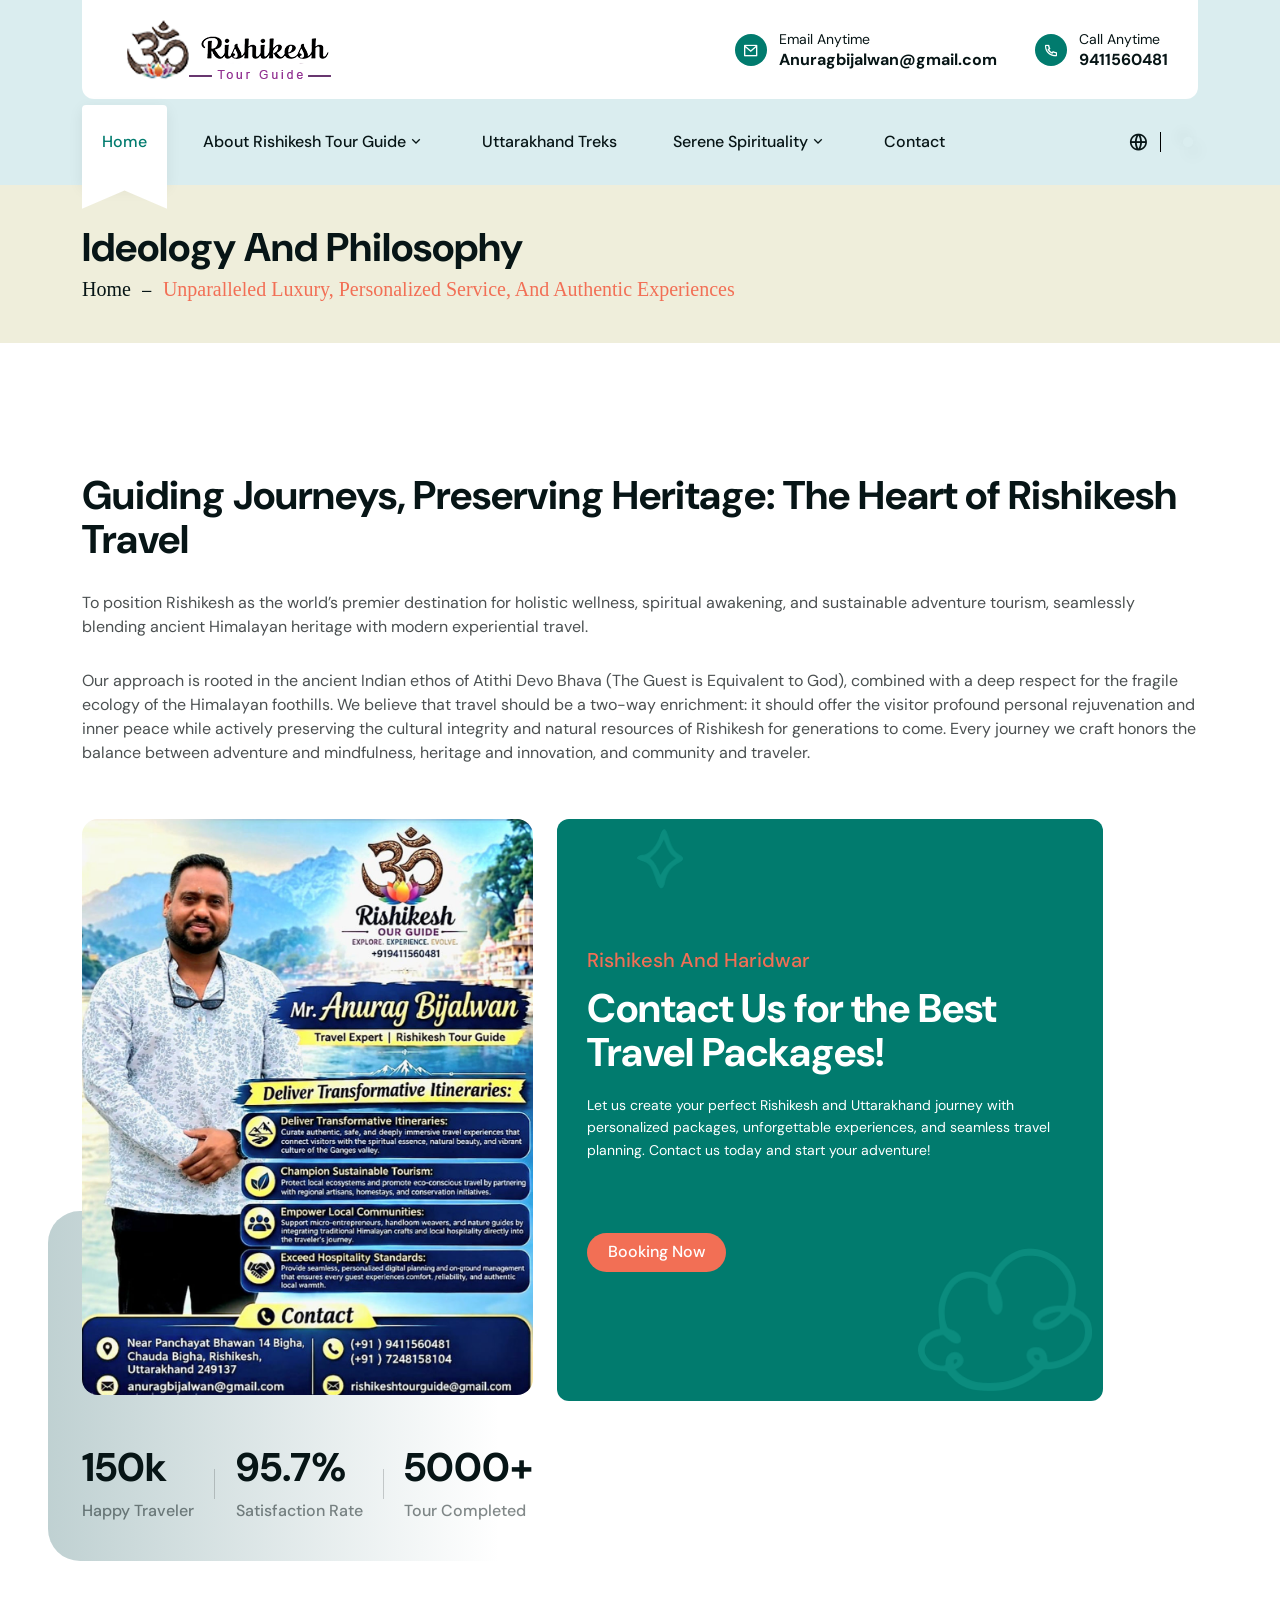
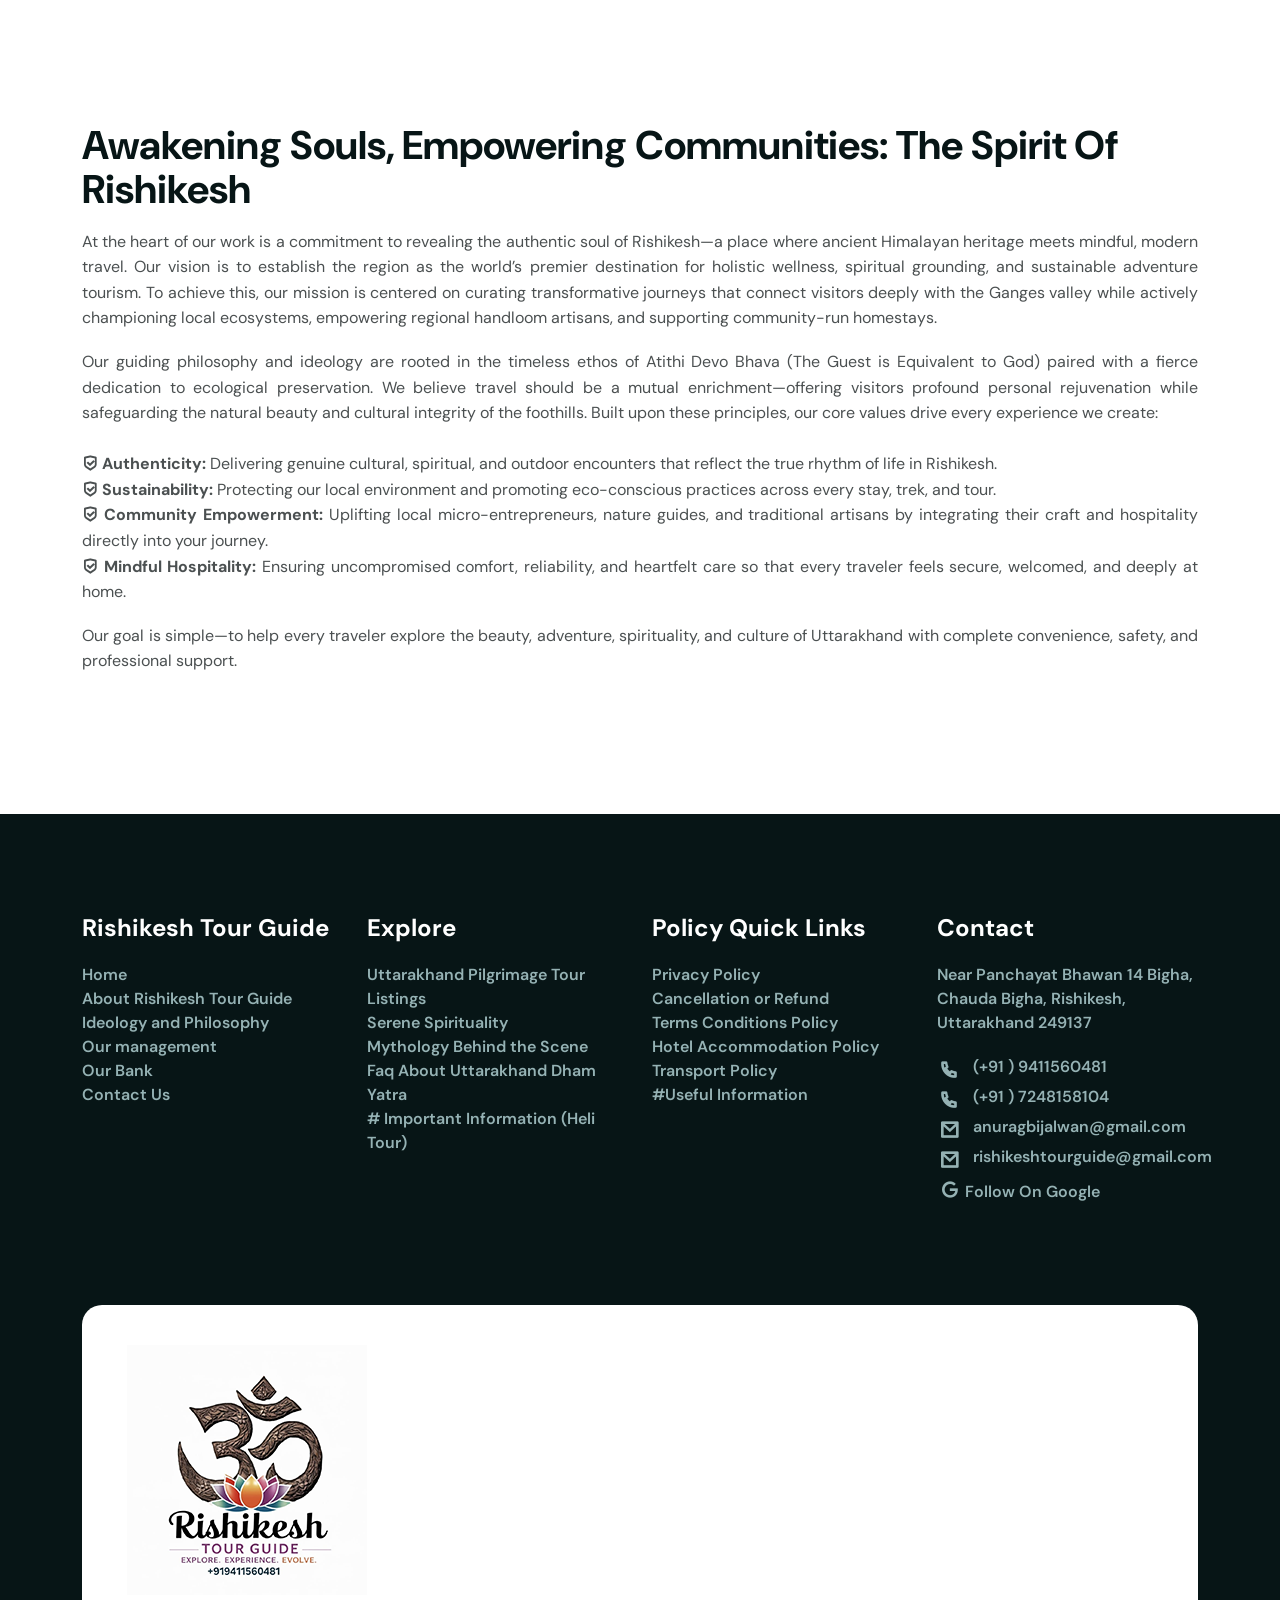
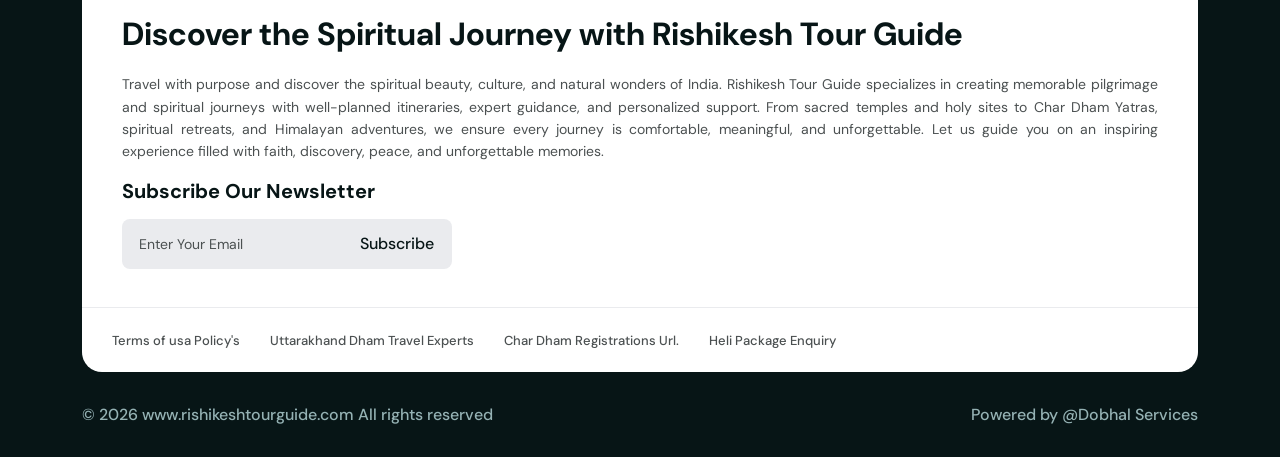
<file: Ideology-and-Philosophy.html>
<!DOCTYPE html>
<html lang="zxx" dir="lrt">

 
 
<head>
 
    <meta logo="assets/images/logo/logo.png">

    <meta white-logo="assets/images/logo/logo-white.png">

    
    <meta charset="UTF-8">
    <meta http-equiv="X-UA-Compatible" content="IE=edge">
    <meta http-equiv="X-UA-Compatible" content="ie=edge">
    <meta name="description" content="Rishikesh Tour Guide : Your Spiritual Travel Solution 
 Char Dham travel, Uttarakhand Char Dham, Badrinath Dham Yatra, Kedarnath Dham Yatra, Do Dham Yatra, trip booking,tour, hotel, tour guide, tourism, blog, flight, travel agency, tourism agency, accommodation, tour website,

Yatra Char Dham 2025, Ex. Haridwar, Uttarakhand
Char Dham Heli Tour, Ex. Haridwar, Uttarakhand
Kedarnath Heli Tour, Ex. Haridwar, Uttarakhand
Badrinath Heli Your, Ex. Haridwar, Uttarakhand
Do Dham Heli Your Badri, Kedar, Ex. Haridwar, Uttarakhand
Yamunotri Or Gangotri Yatra, Ex. Haridwar, Uttarakhand
Yamunotri  Dham Darshan, Ex. Haridwar, Uttarakhand
Gangotri Dham Darshan, Ex. Haridwar, Uttarakhand
Do Dham Ex. Delhi, Ex. Delhi, Uttarakhand
Badri, Kedar Or Tungnath Yatra, Ex. Haridwar, Uttarakhand
Do Dham Yatra 2025, Ex. Haridwar, Uttarakhand
Yatra Badrinath Dham, Ex. Haridwar, Uttarakhand
Yatra Kedarnath Ji, Ex. Haridwar, Uttarakhand">

    <meta name="keywords" content="Rishikesh Tour Guide : Your Spiritual Travel Solution 
 Char Dham travel, Uttarakhand Char Dham, Badrinath Dham Yatra, Kedarnath Dham Yatra, Do Dham Yatra, trip booking,tour, hotel, tour guide, tourism, blog, flight, travel agency, tourism agency, accommodation, tour website, Yatra Char Dham 2025, Ex. Haridwar, Uttarakhand
Char Dham Heli Tour, Ex. Haridwar, Uttarakhand
Kedarnath Heli Tour, Ex. Haridwar, Uttarakhand
Badrinath Heli Your, Ex. Haridwar, Uttarakhand
Do Dham Heli Your Badri, Kedar, Ex. Haridwar, Uttarakhand
Yamunotri Or Gangotri Yatra, Ex. Haridwar, Uttarakhand
Yamunotri  Dham Darshan, Ex. Haridwar, Uttarakhand
Gangotri Dham Darshan, Ex. Haridwar, Uttarakhand
Do Dham Ex. Delhi, Ex. Delhi, Uttarakhand
Badri, Kedar Or Tungnath Yatra, Ex. Haridwar, Uttarakhand
Do Dham Yatra 2025, Ex. Haridwar, Uttarakhand
Yatra Badrinath Dham, Ex. Haridwar, Uttarakhand
Yatra Kedarnath Ji, Ex. Haridwar, Uttarakhand
 ">
    <meta name="author" content="inittheme">
    <meta name="viewport" content="width=device-width, initial-scale=1">
    <meta property="og:type" content="website">
    <meta property="og:title" content="Rishikesh Tour Guide : Your Spiritual Travel Solution 
 Char Dham travel, Uttarakhand Char Dham, Badrinath Dham Yatra, Kedarnath Dham Yatra, Do Dham Yatra, trip booking,tour, hotel, tour guide, tourism, blog, flight, travel agency, tourism agency, accommodation, tour website, Yatra Char Dham 2025, Ex. Haridwar, Uttarakhand
Char Dham Heli Tour, Ex. Haridwar, Uttarakhand
Kedarnath Heli Tour, Ex. Haridwar, Uttarakhand
Badrinath Heli Your, Ex. Haridwar, Uttarakhand
Do Dham Heli Your Badri, Kedar, Ex. Haridwar, Uttarakhand
Yamunotri Or Gangotri Yatra, Ex. Haridwar, Uttarakhand
Yamunotri  Dham Darshan, Ex. Haridwar, Uttarakhand
Gangotri Dham Darshan, Ex. Haridwar, Uttarakhand
Do Dham Ex. Delhi, Ex. Delhi, Uttarakhand
Badri, Kedar Or Tungnath Yatra, Ex. Haridwar, Uttarakhand
Do Dham Yatra 2025, Ex. Haridwar, Uttarakhand
Yatra Badrinath Dham, Ex. Haridwar, Uttarakhand
Yatra Kedarnath Ji, Ex. Haridwar, Uttarakhand
 ">
    <meta property="og:site_name" content="Rishikesh Tour Guide : Your Spiritual Travel Solution 
 Char Dham travel, Uttarakhand Char Dham, Badrinath Dham Yatra, Kedarnath Dham Yatra, Do Dham Yatra, trip booking,tour, hotel, tour guide, tourism, blog, flight, travel agency, tourism agency, accommodation, tour website, Yatra Char Dham 2025, Ex. Haridwar, Uttarakhand
Char Dham Heli Tour, Ex. Haridwar, Uttarakhand
Kedarnath Heli Tour, Ex. Haridwar, Uttarakhand
Badrinath Heli Your, Ex. Haridwar, Uttarakhand
Do Dham Heli Your Badri, Kedar, Ex. Haridwar, Uttarakhand
Yamunotri Or Gangotri Yatra, Ex. Haridwar, Uttarakhand
Yamunotri  Dham Darshan, Ex. Haridwar, Uttarakhand
Gangotri Dham Darshan, Ex. Haridwar, Uttarakhand
Do Dham Ex. Delhi, Ex. Delhi, Uttarakhand
Badri, Kedar Or Tungnath Yatra, Ex. Haridwar, Uttarakhand
Do Dham Yatra 2025, Ex. Haridwar, Uttarakhand
Yatra Badrinath Dham, Ex. Haridwar, Uttarakhand
Yatra Kedarnath Ji, Ex. Haridwar, Uttarakhand
 ">
    <meta property="og:url" content="https://rishikeshtourguide.com/">
    <meta property="og:image" content="#">
    <meta property="og:description" content="https://rishikeshtourguide.com/">
    <meta name="twitter:title" content="https://rishikeshtourguide.com/">
    <meta name="twitter:description" content="https://rishikeshtourguide.com/">
    <meta name="twitter:image" content="https://rishikeshtourguide.com/">
    <meta name="twitter:card" content="summary">


    <!-- Google site verification -->
    <meta name="google-site-verification" content="...">
    <meta name="facebook-domain-verification" content="...">
    <meta name="csrf-token" content="...">
    <meta name="currency" content="$">


    <!-- Title -->


<title> Rishikesh Tour Guide, 

Mr Anurag Bijalwan, +91 9411560481,7248158104
Email : Rishikeshtourguide@gmail.com , Anuragbijalwan@gmail.com
www.rishikeshtourguide.com !   

At Rishikesh Tour Guide our travel expert Mr Anurag Bijlwan is a wide experince about Rishikesh Sightseeing Arrangement , Tour Guide Arrangement , White Water River Rafting Arrangement , Arrangement Personalized welcome services to our guests , Trek Trail to Uttarakhand Arrangement , taxi Arrangement for Rishikesh , Haridwar , Badrinath , Kedrnath , Yamunotri , Gangotri , Haridwar Near By Place , Family Package Tour , Bus Service For Uttarakhand Pilgrimage Tour , Taxi Service For Haridwar Pick Up And Dropping Or Near By Places of Uttarakhand etc .
 

anuragbijalwan@gmail.com

</title>



    <link rel="icon" type="image/x-icon" sizes="20x20" href="assets/favicon.png">


    <!-- Bootstrap -->
    <link rel="stylesheet" type="text/css" href="assets/css/bootstrap-5.3.0.min.css">

    <!-- Fonts & icon -->
    <link rel="stylesheet" type="text/css" href="assets/css/remixicon.css">

    <!-- Plugin -->
    <link rel="stylesheet" type="text/css" href="assets/css/plugin.css">

    <!-- Main CSS -->
    <link rel="stylesheet" type="text/css" href="assets/css/main-style.css">

    <!-- RTL CSS::When Need RTL Uncomments File -->
    <!-- <link rel="stylesheet" type="text/css" href="assets/css/rtl.css"> -->







</head>

<body>
    <header >
        <div class="header-area" >
            <div class="main-header">
                <!-- Header Top -->
                <div class="header-top">
                    <div class="container">
                        <div class="row">
                            <div class="col-lg-12">
                                <div class="top-menu-wrapper d-flex align-items-center justify-content-between">
                                    <!-- Top Left Side -->
                                    <div class="top-header-left d-flex align-items-center">
                                        <!-- Logo-->
                                        <div class="logo">
                                            <a href="index.html"><img src="assets/images/logo/logo.png" alt="logo" class="changeLogo"></a>
                                        </div>
                    
                                    </div>


                                    <!--Top Right Side -->


                                    <div class="top-header-right">
                                        <!-- contact us -->
                                        <div class="contact-section">
                                            <div class="circle-primary-sm">
                                                <i class="ri-mail-line"></i>
                                            </div>
                                            <div class="info">
                                                <p class="pera">Email Anytime</p>
                                                <h4 class="title">
                                                    <a href="mailto:Anuragbijalwan@gmail.com"> Anuragbijalwan@gmail.com</a>
                                                </h4>
                                            </div>
                                        </div>
                                        <div class="contact-section">
                                            <div class="circle-primary-sm">
                                                <i class="ri-phone-line"></i>
                                            </div>
                                            <div class="info">
                                                <p class="pera">Call Anytime</p>
                                                <h4 class="title">
                                                    <a href="tel:9411560481">9411560481</a>
                                                </h4>
                                            </div>
                                        </div>
                                    </div>
                                </div>
                            </div>
                        </div>
                    </div>
                </div>

                <!-- Header Bottom -->


                <div class="header-bottom header-sticky">
                    <div class="container">
                        <div class="row">
                            <div class="col-lg-12">
                                <div class="menu-wrapper">
                                    <!-- Main-menu for desktop -->
                                    <div class="main-menu d-none d-lg-block">
                                        <nav>
                                            <div class="d-flex justify-content-between align-items-center">
                                                <ul class="listing" id="navigation">
                                                    <li class="single-list" >
                                                        <a href="index.html"
                                                            class="single link-active">Home  </a>
                                                       
                                                    </li>

                       
                                                     
                                                  
                                                    <li class="single-list">
                                                        <a href="javascript:void(0)" class="single"> About Rishikesh Tour Guide<i
                                                                class="ri-arrow-down-s-line"></i></a>
                                                        <ul class="submenu">
                                                            <li class="single-list">
                                                                <a href="about.html" class="single">About Us</a>
                                                            </li>
                                  
                                                          <li class="single-list">
                                                                <a href="Ideology-and-Philosophy.html" class="single">Ideology and philosophy</a>
                                                            </li>

                                                          <li class="single-list">
                                                                <a href="Our-management.html" class="single">Our management</a>
                                                            </li>

                                                          <li class="single-list">
                                                                <a href="Our-Bank.html" class="single">Banking With Us</a>
                                                            </li>

                                                        </ul>
                                                    </li>


                                                    <li class="single-list">
                                                        <a href="Pilgrimage-Tour-Listings.html" class="single"> Uttarakhand Treks</a>
                                                    </li>


                                                      <li class="single-list">
                                                        <a href="javascript:void(0)" class="single"> Serene Spirituality<i
                                                                class="ri-arrow-down-s-line"></i></a>
                                                        <ul class="submenu">
                                                            <li class="single-list">
                                                                <a href="#" class="single">Explore Spiritual Bliss in Badrinath</a>
                                                            </li>
                                  
                                                          <li class="single-list">
                                                                <a href="#" class="single">Kedarnath: A Divine Journey to Salvation</a>
                                                            </li>

                                                          <li class="single-list">
                                                                <a href="#" class="single">Gangotri: The Source of Divine Purity</a>
                                                            </li>

                                                          <li class="single-list">
                                                                <a href="#" class="single">Yamunotri: A Path to the River of Faith</a>
                                                            </li>

                                                        </ul>
                                                    </li>


                                      

                                                    <li class="single-list">
                                                        <a href="contact.html" class="single">Contact</a>
                                                    </li>
                                                    <li class="d-block d-lg-none">
                                                        <div class="header-right pl-15">
                                                            <div class="d-flex align-items-center gap-12">
                                                                <div class="lang">
                                                                    <i class="ri-global-line"></i>
                                                                </div>
                                                                <div class="divider gradient-divider"></div>
                                                          
                                                            </div>
                                                            <div class="sign-btn">
                                                                <a href="https://api.whatsapp.com/send/?phone=919411560481&text=Dear+Team+Rishikesh+Tour+Guide+

Greetings!+

We+are+interested+in+visiting+Rishikesh+in+the+coming+days+and+would+like+to+check+your+Tour+Travel+availability.+

Could+you+please+share+your+current+availability,+along+with+the+best+available+offers,+seasonal+packages,+or+group+rates+for+our+dates?+Providing+these+details+at+your+earliest+convenience+will+help+us+finalize+our+travel+plans+smoothly.+

Looking+forward+to+your+prompt+response.&type=phone_number&app_absent=0" target="_blank" class="btn-secondary-sm">Quick Connect </a>
                                                            </div>

                                                        </div>
                                                    </li>

<li class="d-block d-lg-none">
                                                        <div class="header-right pl-15">
                                                            <div class="d-flex align-items-center gap-12">
                                                                <div class="lang">
                                                                    <a href="callto:+919411560481">Call +91 9411560481  </a>

    <a href="callto:+918192936919">Call +91 8192936919  </a>


                                                                </div>
                                                                <div class="divider gradient-divider"></div>
                                                          
                                                            </div>
                                                            <div class="sign-btn">
                                                                <a href="mailto:Anuragbijalwan@gmail.com">on email:  Anuragbijalwan@gmail.com.</a>
                                                            </div>
                                                        </div>
                                                    </li>




                                                </ul>


                                                <div class="header-right">
                                                    <div class="d-flex align-items-center gap-12">
                                                        <div class="lang">
                                                            <i class="ri-global-line"></i>
                                                        </div>
                                                        <div class="divider gradient-divider"></div>
                                               
                                                    </div>
                                                       
    <div id="google_translate_element"  style="padding: 5px;
    margin-right: 5px;
    box-shadow: -4px -5px 14px rgb(0 0 0 / 8%), 5px 8px 16px rgb(0 0 0 / 8%);
    border-radius: 5px;"></div>

    <script type="text/javascript">
        function googleTranslateElementInit() {
            new google.translate.TranslateElement(
                {pageLanguage: 'en'},
                'google_translate_element'
            );
        }
    </script>

    <script type="text/javascript" 
            src=
"https://translate.google.com/translate_a/element.js?
cb=googleTranslateElementInit">
    </script>

                                                    <!-- Theme Mode -->

                                    

                                                </div>
                                            </div>
                                        </nav>
                                    </div>
                                </div>
                                <!-- Mobile Menu -->
                                <div class="div">
                                    <div class="mobile_menu d-block d-lg-none"></div>
                                </div>
                            </div>
                        </div>
                    </div>
                </div>
            </div>
 
        </div>
    </header>
    <main>



        <!-- Breadcrumbs S t a r t -->
        <section class="breadcrumbs-area breadcrumb-bg">
            <div class="container">
                <h1 class="title wow fadeInUp" data-wow-delay="0.0s">Ideology and Philosophy</h1>
                <div class="breadcrumb-text">
                    <nav aria-label="breadcrumb" class="breadcrumb-nav wow fadeInUp" data-wow-delay="0.1s">
                        <ul class="breadcrumb listing">
                            <li class="breadcrumb-item single-list"><a href="index.html" class="single">Home</a></li>
                            <li class="breadcrumb-item single-list" aria-current="page"><a href="javascript:void(0)"
                                    class="single active">Unparalleled luxury, personalized service, and authentic experiences</a></li>
                        </ul>
                    </nav>
                </div>
            </div>

        </section>
        <!--/ End-of Breadcrumbs-->












  <!-- Destination area S t a r t -->
        <section class="destination-details-section section-padding2">
            <div class="container">
                <div class="row g-4">
                    <div class="col-xl-12 col-lg-7">
 

                        <!-- Details content -->
                        <div class="destination-details-content">
                            <h4 class="title">Guiding Journeys, Preserving Heritage: The Heart of Rishikesh Travel </h4>
       
                            <p class="pera">To position Rishikesh as the world’s premier destination for holistic wellness, spiritual awakening, and sustainable adventure tourism, seamlessly blending ancient Himalayan heritage with modern experiential travel.</p>

                            <p class="pera">Our approach is rooted in the ancient Indian ethos of Atithi Devo Bhava (The Guest is Equivalent to God), combined with a deep respect for the fragile ecology of the Himalayan foothills. We believe that travel should be a two-way enrichment: it should offer the visitor profound personal rejuvenation and inner peace while actively preserving the cultural integrity and natural resources of Rishikesh for generations to come. Every journey we craft honors the balance between adventure and mindfulness, heritage and innovation, and community and traveler.</p>


                        </div>
                        <!--/ details-content -->
</div>



    <div class="col-xl-5 col-lg-4">
                        <div class="about-count-section about-count-before-bg">
                            <div class="banner">
                                <img src="assets/vision.jpg" alt="travello">
                            </div>
                            <div class="all-count-list">
                                <div class="details">
                                    <h4 class="count">150k</h4>
                                    <p class="pera">Happy Traveler</p>
                                </div>
                                <div class="divider"></div>
                                <div class="details">
                                    <h4 class="count">95.7%</h4>
                                    <p class="pera">Satisfaction Rate</p>
                                </div>
                                <div class="divider"></div>
                                <div class="details">
                                    <h4 class="count">5000+</h4>
                                    <p class="pera">Tour Completed</p>
                                </div>
                            </div>
                        </div>
                    </div>











                    <div class="col-xl-6 col-lg-4">
                        <div class="row g-4 position-static top-0">
                            <div class="col-lg-12">
                                <!-- Offer Card -->
                                <div class="destination-offer-three">
                                    <div class="destination-content-offer">
                                        <span class="highlights">Rishikesh And Haridwar</span>
                                        <h4 class="title">Contact Us for the Best Travel Packages!</h4>
<p style="color:white;"> Let us create your perfect Rishikesh and Uttarakhand journey with personalized packages, unforgettable experiences, and seamless travel planning. Contact us today and start your adventure! </p><br><br><br> 
 
                                        <a href="https://api.whatsapp.com/send/?phone=919411560481&text=Dear+Team+Rishikesh+Tour+Guide+

Greetings!+

We+are+interested+in+visiting+Rishikesh+in+the+coming+days+and+would+like+to+check+your+Tour+Travel+availability.+

Could+you+please+share+your+current+availability,+along+with+the+best+available+offers,+seasonal+packages,+or+group+rates+for+our+dates?+Providing+these+details+at+your+earliest+convenience+will+help+us+finalize+our+travel+plans+smoothly.+

Looking+forward+to+your+prompt+response.&type=phone_number&app_absent=0" target="_blank" class="btn-secondary-sm radius-30">Booking Now</a>
                                    </div>
                                </div>
                                <!-- / Offer card -->
                            </div>
                      
                        </div>
                    </div>

 

                    

                </div>
            </div>
        </section>
        <!--/ End-of Destination -->



 

       
      <!-- About Us area S t a r t -->
        <section class="about-area">
            <div class="container">
                <div class="row g-4">
                    <div class="col-xl-12 col-lg-6">
                        <div class="section-title mx-500 mb-30 w-md-100">
                      
                            <h4 class="title">
                               Awakening Souls, Empowering Communities: The Spirit of Rishikesh
                            </h4>


                            <p class="pera" style="text-align: justify;">
                                At the heart of our work is a commitment to revealing the authentic soul of Rishikesh—a place where ancient Himalayan heritage meets mindful, modern travel. Our vision is to establish the region as the world’s premier destination for holistic wellness, spiritual grounding, and sustainable adventure tourism. To achieve this, our mission is centered on curating transformative journeys that connect visitors deeply with the Ganges valley while actively championing local ecosystems, empowering regional handloom artisans, and supporting community-run homestays.


                            </p>
                            <p class="pera" style="text-align: justify;">
                              Our guiding philosophy and ideology are rooted in the timeless ethos of Atithi Devo Bhava (The Guest is Equivalent to God) paired with a fierce dedication to ecological preservation. We believe travel should be a mutual enrichment—offering visitors profound personal rejuvenation while safeguarding the natural beauty and cultural integrity of the foothills. Built upon these principles, our core values drive every experience we create: <br><br>

<strong><i class="ri-shield-check-line"></i>
Authenticity: </strong>Delivering genuine cultural, spiritual, and outdoor encounters that reflect the true rhythm of life in Rishikesh. <br> 

<strong><i class="ri-shield-check-line"></i>
Sustainability: </strong>Protecting our local environment and promoting eco-conscious practices across every stay, trek, and tour.<br> 

<strong><i class="ri-shield-check-line"></i>
Community Empowerment: </strong>Uplifting local micro-entrepreneurs, nature guides, and traditional artisans by integrating their craft and hospitality directly into your journey.<br> 

<strong><i class="ri-shield-check-line"></i>
 Mindful Hospitality: </strong>Ensuring uncompromised comfort, reliability, and heartfelt care so that every traveler feels secure, welcomed, and deeply at home.


                            </p>
                  
                         
  <p class="pera" style="text-align: justify;">
                               Our goal is simple—to help every traveler explore the beauty, adventure, spirituality, and culture of Uttarakhand with complete convenience, safety, and professional support.
                            </p>


 



                        </div>
                    </div>
         
                </div>
            </div>
        </section>
        <!--/ End-of About US-->







  
    </main>

    <!-- Footer S t a r t -->
    <footer>
        <div class="footer-wrapper footer-bg">
            <div class="container">
                <div class="footer-area">
                    <div class="row g-4">
                        <div class="col-xl-3 col-lg-4 col-sm-6">
                            <div class="single-footer-caption">
                                <div class="footer-tittle">
                                    <h4 class="title">Rishikesh Tour Guide</h4>
                                    <ul class="listing">

                                        <li class="single-lsit"><a href="Index.html">Home </a> </li>
                                        <li class="single-lsit"> <a href="about.html">About Rishikesh Tour Guide</a> </li>
                                        <li class="single-lsit"><a href="Ideology-and-Philosophy.html">Ideology and Philosophy</a> </li>
                                        <li class="single-lsit"><a href="Our-management.html">Our management</a></li>
                                        <li class="single-lsit"><a href="Our-Bank.html">Our Bank </a></li>
                                        <li class="single-lsit"> <a href="contact.html">Contact Us</a> </li> <br><br>
 
 
 
                                    </ul>
                                </div>
                            </div>
                        </div>


                        <div class="col-xl-3 col-lg-4 col-sm-6">
                            <div class="single-footer-caption">
                                <div class="footer-tittle">
                                    <h4 class="title">Explore</h4>
                                    <ul class="listing">
                                        
<li class="single-lsit"><a href="Pilgrimage-Tour-Listings.html">Uttarakhand Pilgrimage Tour Listings</a> </li>
<li class="single-lsit"> <a href="Serene-Spirituality.html"> Serene Spirituality </a> </li>
<li class="single-lsit"> <a href="Mythology-Behind-The-Scene.html">  Mythology Behind the Scene</a> </li>
<li class="single-lsit"><a href="faq.html">Faq About Uttarakhand Dham Yatra</a></li>
<li class="single-lsit"><a href="Heli-Tour-Terms.html"># Important Information (Heli Tour)</a></li>

                                    </ul>
                                </div>
                            </div>
                        </div>
                        <div class="col-xl-3 col-lg-4 col-sm-6">
                            <div class="single-footer-caption">
                                <div class="footer-tittle">
                                    <h4 class="title">Policy Quick Links</h4>
                                    <ul class="listing">
                                        <li class="single-lsit"><a href="Privacy-Policy.html">Privacy Policy</a></li>
                                        <li class="single-lsit"> <a href="Refund-And-Cancellations.html">Cancellation or Refund</a> </li>
                                        <li class="single-lsit"> <a href="terms-condition.html">Terms Conditions Policy</a> </li>

                                        <li class="single-lsit"> <a href="Hotel-Policy.html">Hotel Accommodation Policy </a> </li>
                                        <li class="single-lsit"> <a href="Transport-Policy.html">Transport Policy</a> </li>
                                      <li class="single-lsit"> <a href="Useful-Information.html">#Useful Information</a> </li>
                                    </ul>
                                </div>
                            </div>
                        </div>


                        <div class="col-xl-3 col-lg-4 col-sm-6">
                            <div class="single-footer-caption">
                                <div class="footer-tittle">
                                    <h4 class="title">Contact</h4>
                                    <ul class="listing">
                                        <li class="single-lsit">
                                            <a href="#" class="mb-20 d-block">Near Panchayat Bhawan 14 Bigha, Chauda Bigha, Rishikesh, Uttarakhand 249137  </a>
                                        </li>



                                        <li class="single-lsit">
                                            <a href="callto:+919411560481">
                                                <div class="d-flex gap-12">
                                                    <i class="ri-phone-line"></i> (+91 )   9411560481
                                                </div>
                                            </a>
                                        </li>

            <li class="single-lsit">
                                            <a href="callto:+918192936919">
                                                <div class="d-flex gap-12">
                                                    <i class="ri-phone-line"></i> (+91 )   7248158104
                                                </div>
                                            </a>
                                        </li>








                                        <li class="single-lsit">
                                            <a href="mailto:anuragbijalwan@gmail.com">
                                                <div class="d-flex gap-12">
                                                    <i class="ri-mail-line"></i>anuragbijalwan@gmail.com
                                                </div>
                                            </a>
                                        </li>
 

      <li class="single-lsit">
                                            <a href="mailto:care@riversuntravel.com">
                                                <div class="d-flex gap-12">
                                                    <i class="ri-mail-line"></i>rishikeshtourguide@gmail.com
                                                </div>
                                            </a>
                                        </li>


<li class="single-lsit">
                                            <a href="https://maps.app.goo.gl/V8yNSAqyUDYmZVJZ6"> <div class="d-flex gap-12">
                                                    <i class="ri-google-line"></i>  Follow On Google </a> </li>




                                    </ul>
                                </div>
                            </div>
                        </div>
                    </div>
                </div>
                <div class="footer-middle-area">
                    <div class="footer-body">
                        <div class="footer-content">
                            <div class="d-flex flex-column gap-20">
                                <div class="logo">
                                    <img src="assets/images/logo/logo2.png" alt="Rishikesh Tour Guide">
                                </div>


<h2 class="title"><strong>  Discover the Spiritual Journey with Rishikesh Tour Guide </h2>


                                <p style="text-align: justify;">
                                    Travel with purpose and discover the spiritual beauty, culture, and natural wonders of India. Rishikesh Tour Guide specializes in creating memorable pilgrimage and spiritual journeys with well-planned itineraries, expert guidance, and personalized support.

From sacred temples and holy sites to Char Dham Yatras, spiritual retreats, and Himalayan adventures, we ensure every journey is comfortable, meaningful, and unforgettable. Let us guide you on an inspiring experience filled with faith, discovery, peace, and unforgettable memories.
                                </p>


                            </div>


                            <div class="footer-right">
                                <h4 class="title">Subscribe Our Newsletter</h4>
                                <div class="subscribe-wraper">
                                    <input class="footer-search" type="search" name="footer"
                                        placeholder="Enter Your Email">
                                    <button class="subscribe-btn">Subscribe</button>
                                </div>
                            </div>
                        </div>
                    </div>
                    <div class="footer-bottom">
                        <ul class="listing">
                            <li class="single-list">
                                <a href="Privacy-Policy.html" class="single"  style="font-size:13px;">Terms of usa Policy's </a>
                            </li>
                         
                            <li class="single-list">
                                <a href="#" class="single" style="font-size:13px;"> Uttarakhand Dham Travel Experts </a>
                            </li>

                              <li class="single-list">
                                <a href="https://registrationandtouristcare.uk.gov.in/signin.php" target="_blank" class="single" style="font-size:13px;"> Char Dham Registrations Url. </a>
                            </li>

                           <li class="single-list">
                                <a href="#" class="single" style="font-size:13px;">Heli Package Enquiry</a>
                            </li>


                        </ul>
                    </div>
                </div>
            </div>
            <!-- footer-bottom area -->
            <div class="footer-bottom-area">
                <div class="container">
                    <div class="row">
                        <div class="col-lg-12">
                            <div class="d-flex justify-content-between gap-14 flex-wrap">
                                <p class="pera">
                                    © <span class="current-year">2024-25</span> www.rishikeshtourguide.com All rights
                                    reserved
                                </p>
                                <p class="pera">Powered by @Dobhal Services</p>
                            </div>
                        </div>
                    </div>
                </div>
            </div>
        </div>
    </footer>
    <!--/ End-of Footer -->

    <!-- Scroll Up  -->
    <div class="progressParent" id="back-top">
        <svg class="backCircle svg-inner" width="100%" height="100%" viewBox="-1 -1 102 102">
            <path d="M50,1 a49,49 0 0,1 0,98 a49,49 0 0,1 0,-98" />
        </svg>
    </div>
    <!-- Add an search-overlay element -->
    <div class="search-overlay"></div>
    <!-- jquery-->
    <script src="assets/js/jquery-3.7.0.min.js"></script>
    <script src="assets/js/popper.min.js"></script>
    <script src="assets/js/bootstrap-5.3.0.min.js"></script>
    <!-- Plugin -->
    <script src="assets/js/plugin.js"></script>
    <!-- Main js-->
    <script src="assets/js/main.js"></script>
 



   



 



<!-- GetButton.io widget -->
<script type="text/javascript">
    (function () {
        var options = {
            call: "+919411560481", // Call phone number
            whatsapp: "+919411560481", // WhatsApp number
            call_to_action: "Rishikesh Tour Guide", // Call to action
            button_color: "#FF6550", // Color of button
            position: "left", // Position may be 'right' or 'left'
            order: "call,whatsapp", // Order of buttons
            pre_filled_message: "Chat With Us", // WhatsApp pre-filled message
        };
        var proto = 'https:', host = "getbutton.io", url = proto + '//static.' + host;
        var s = document.createElement('script'); s.type = 'text/javascript'; s.async = true; s.src = url + '/widget-send-button/js/init.js';
        s.onload = function () { WhWidgetSendButton.init(host, proto, options); };
        var x = document.getElementsByTagName('script')[0]; x.parentNode.insertBefore(s, x);
    })();
</script>
<!-- /GetButton.io widget -->



</body>

 
</html>
</file>
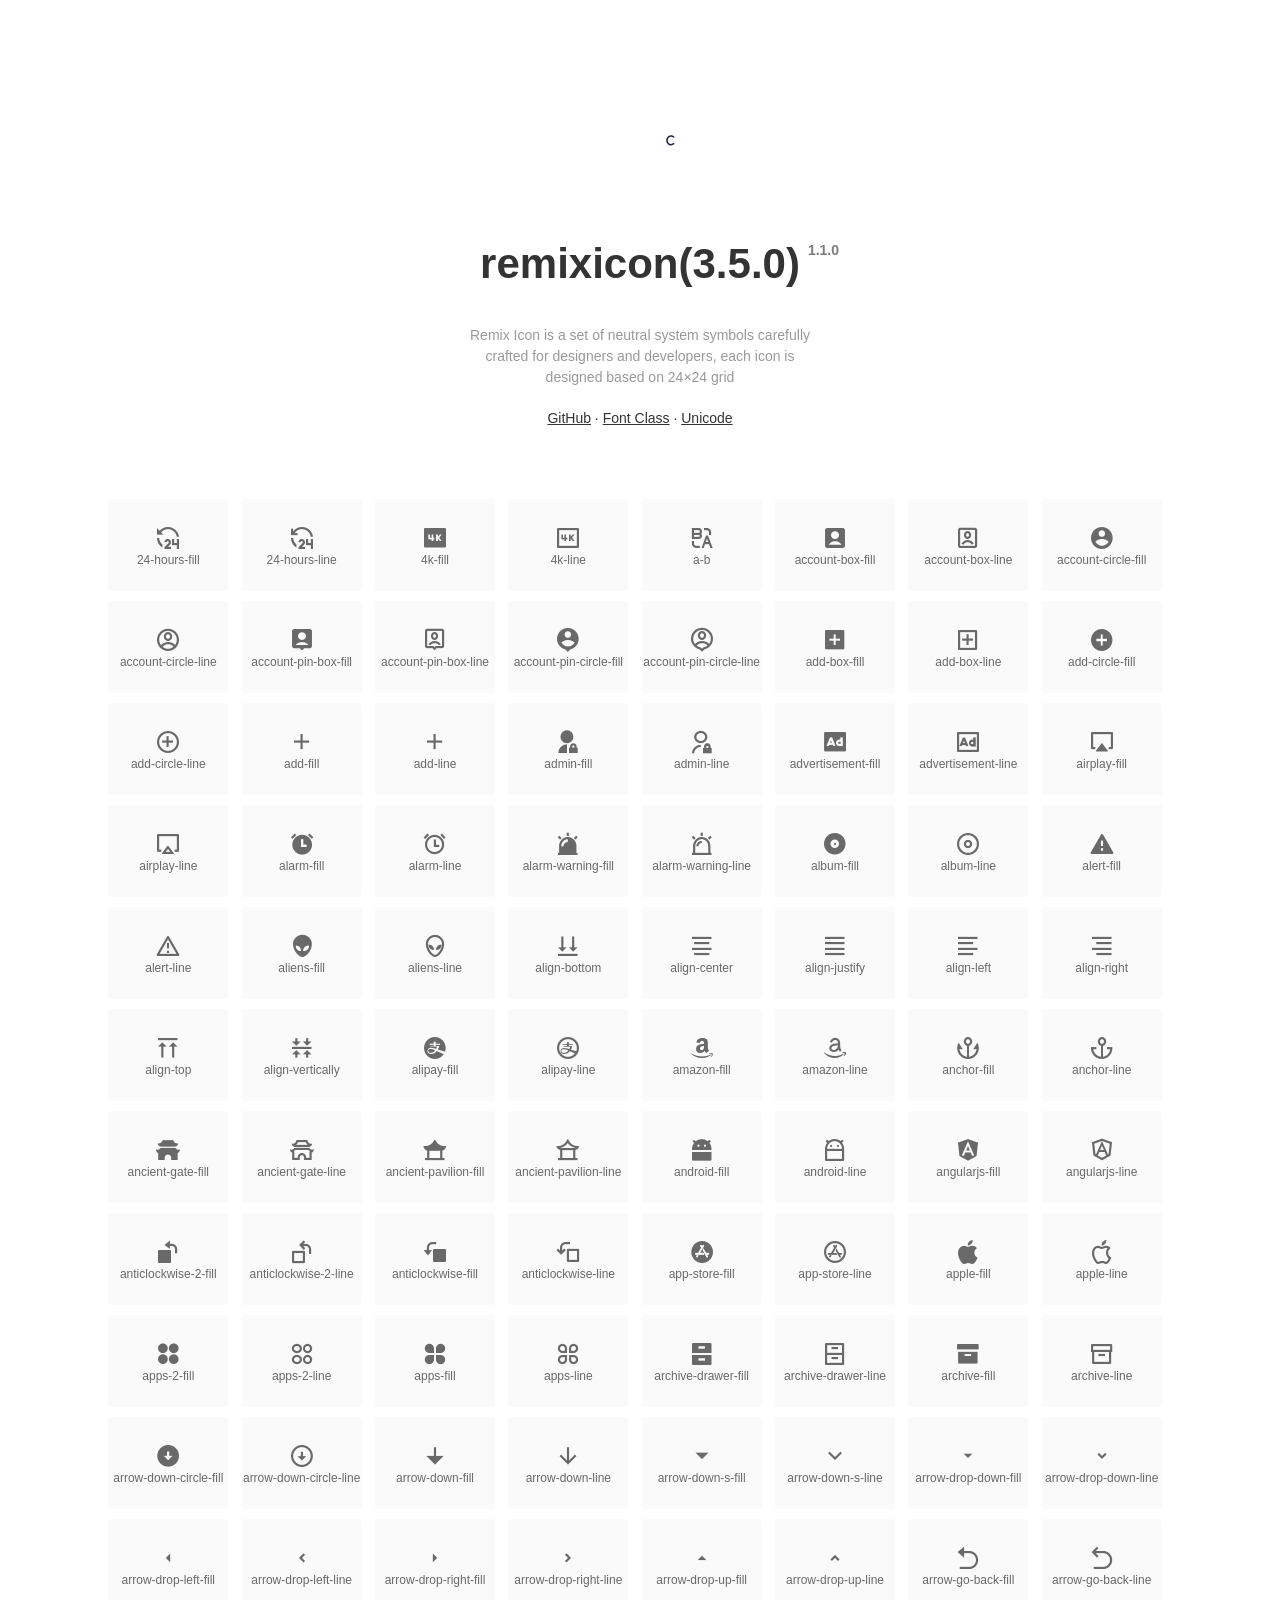
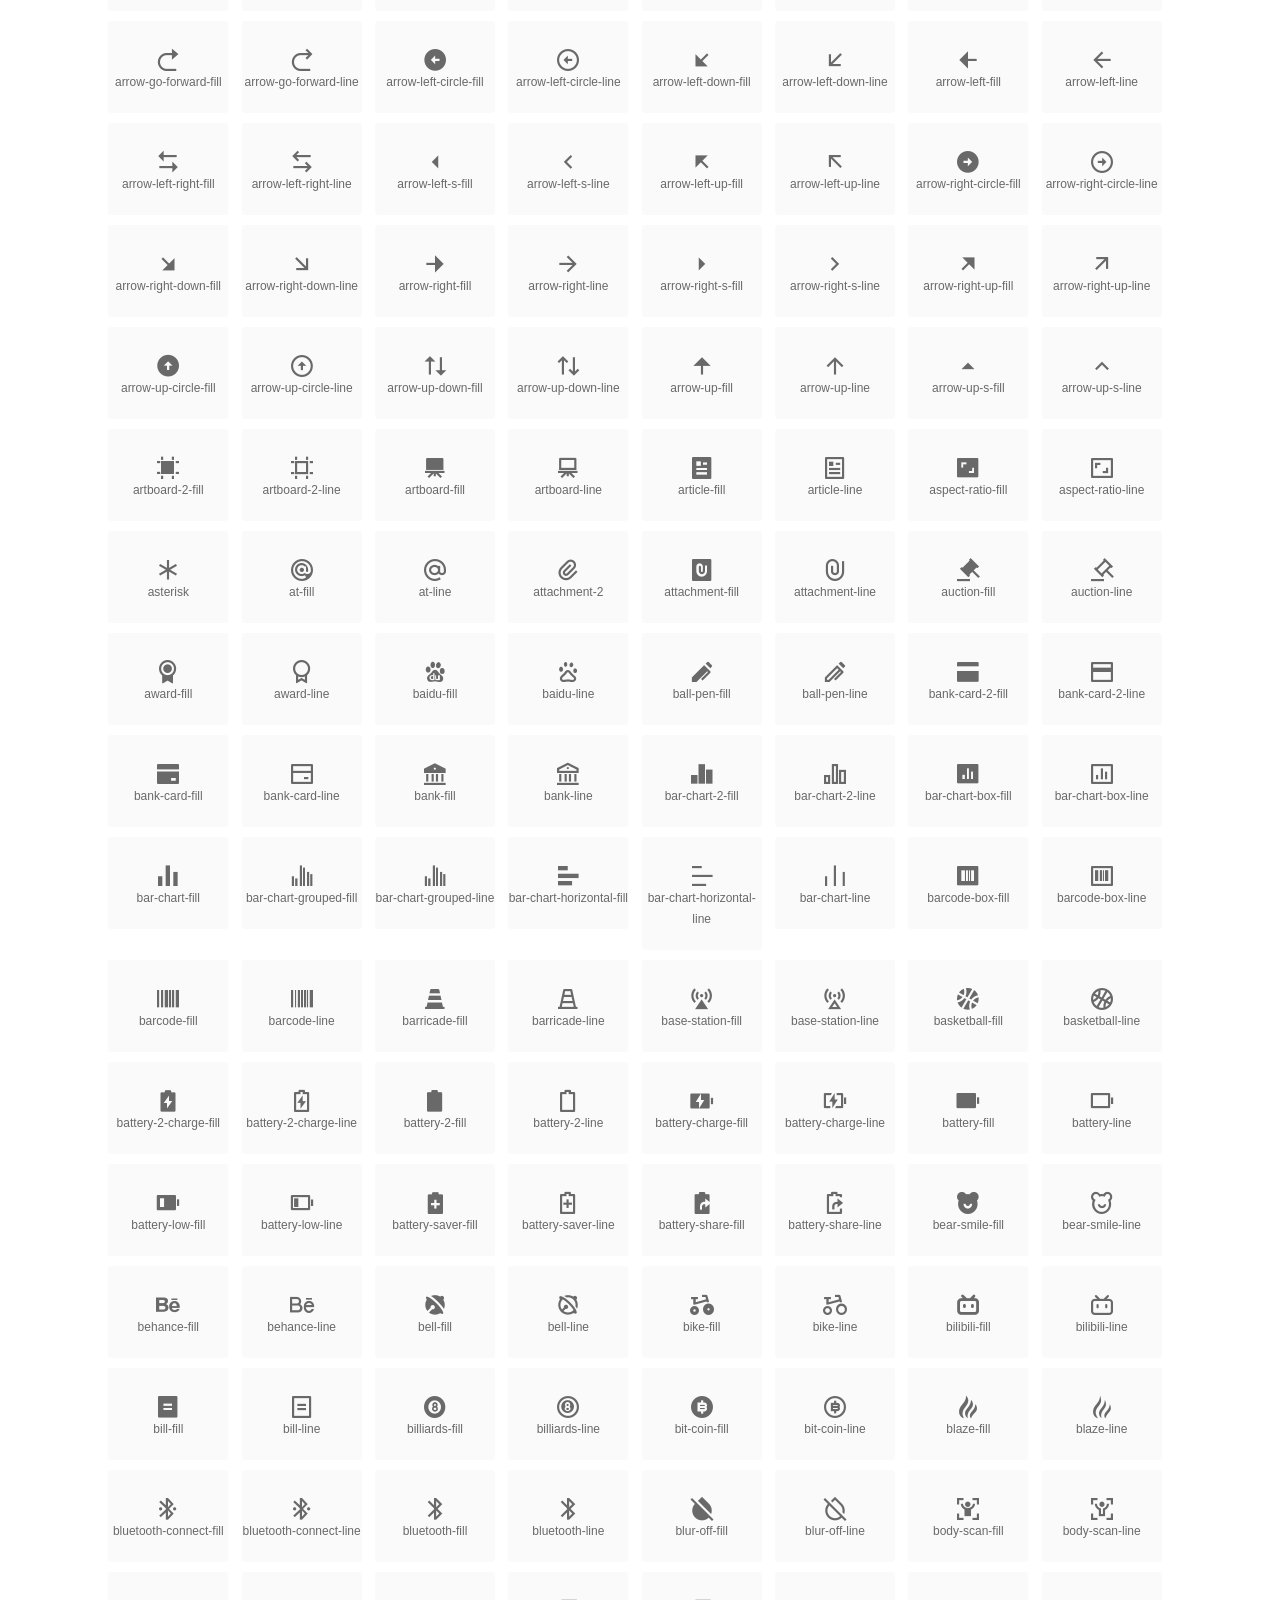
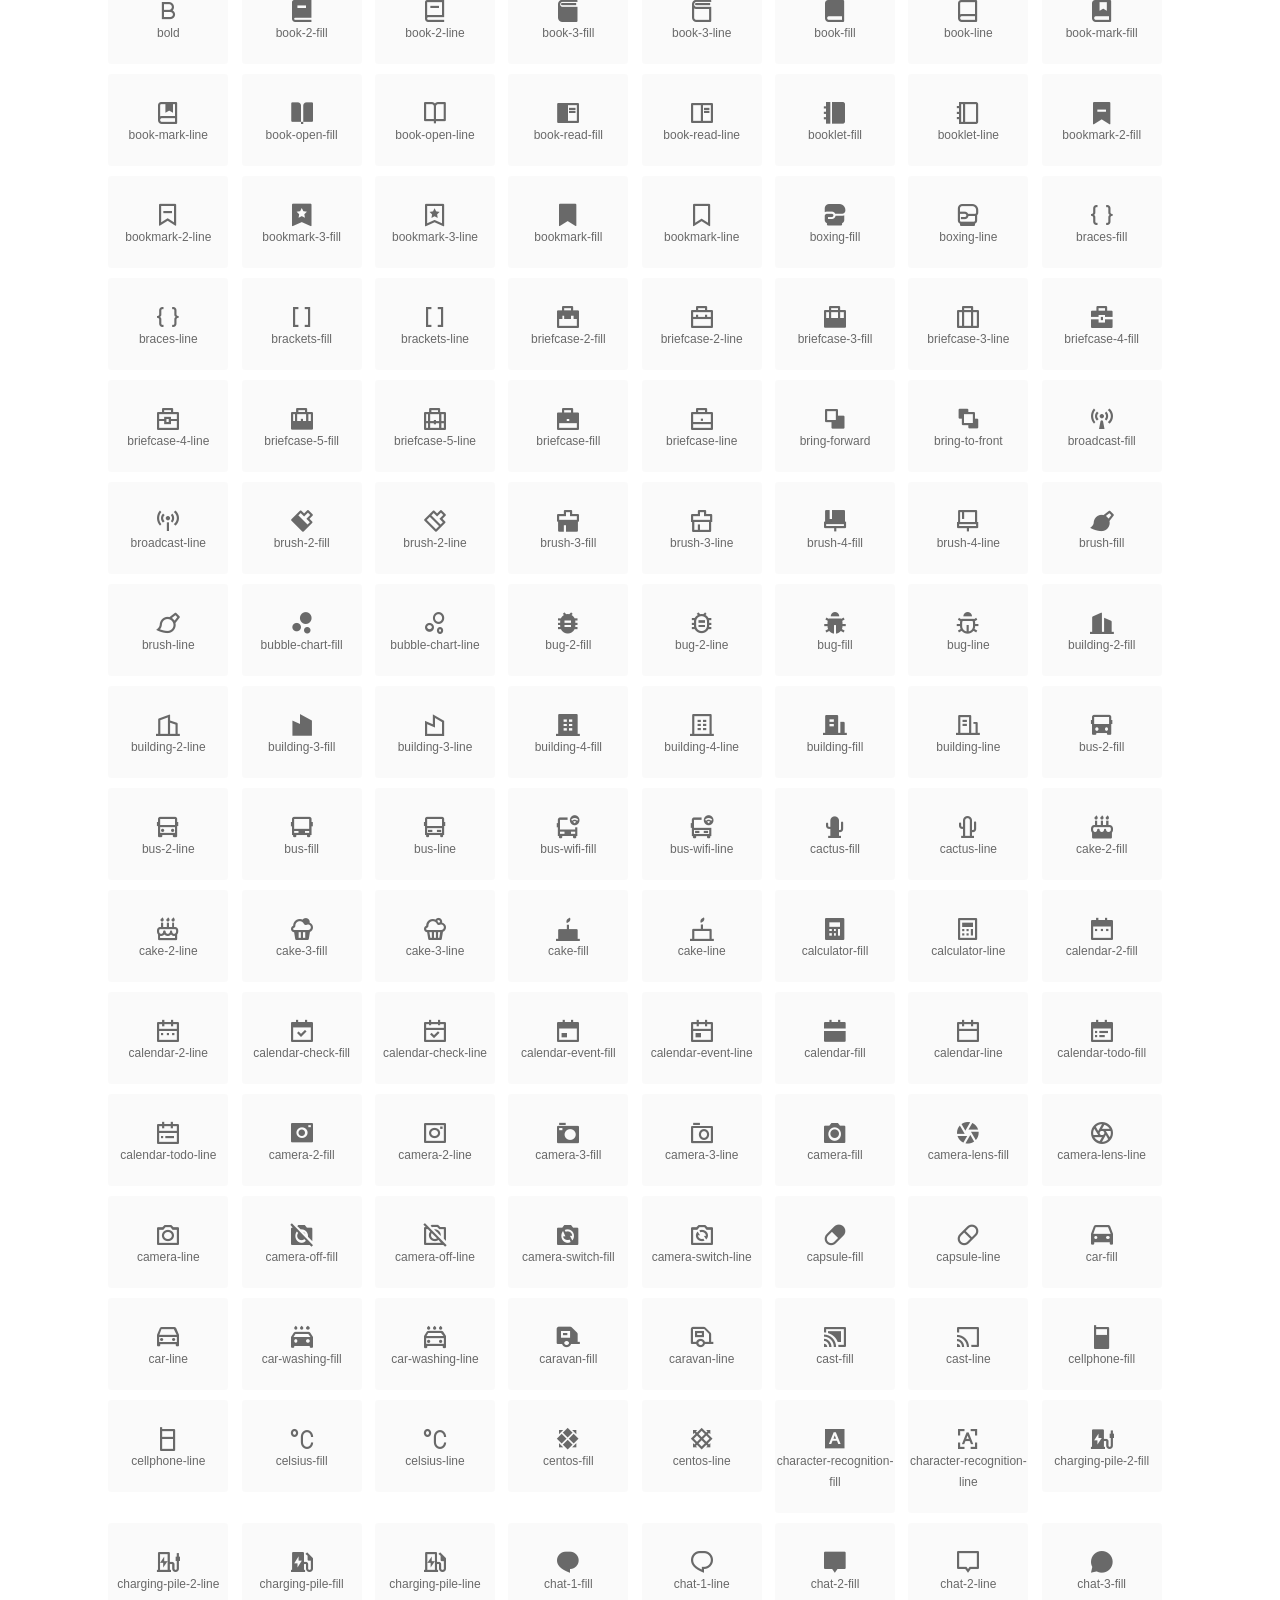
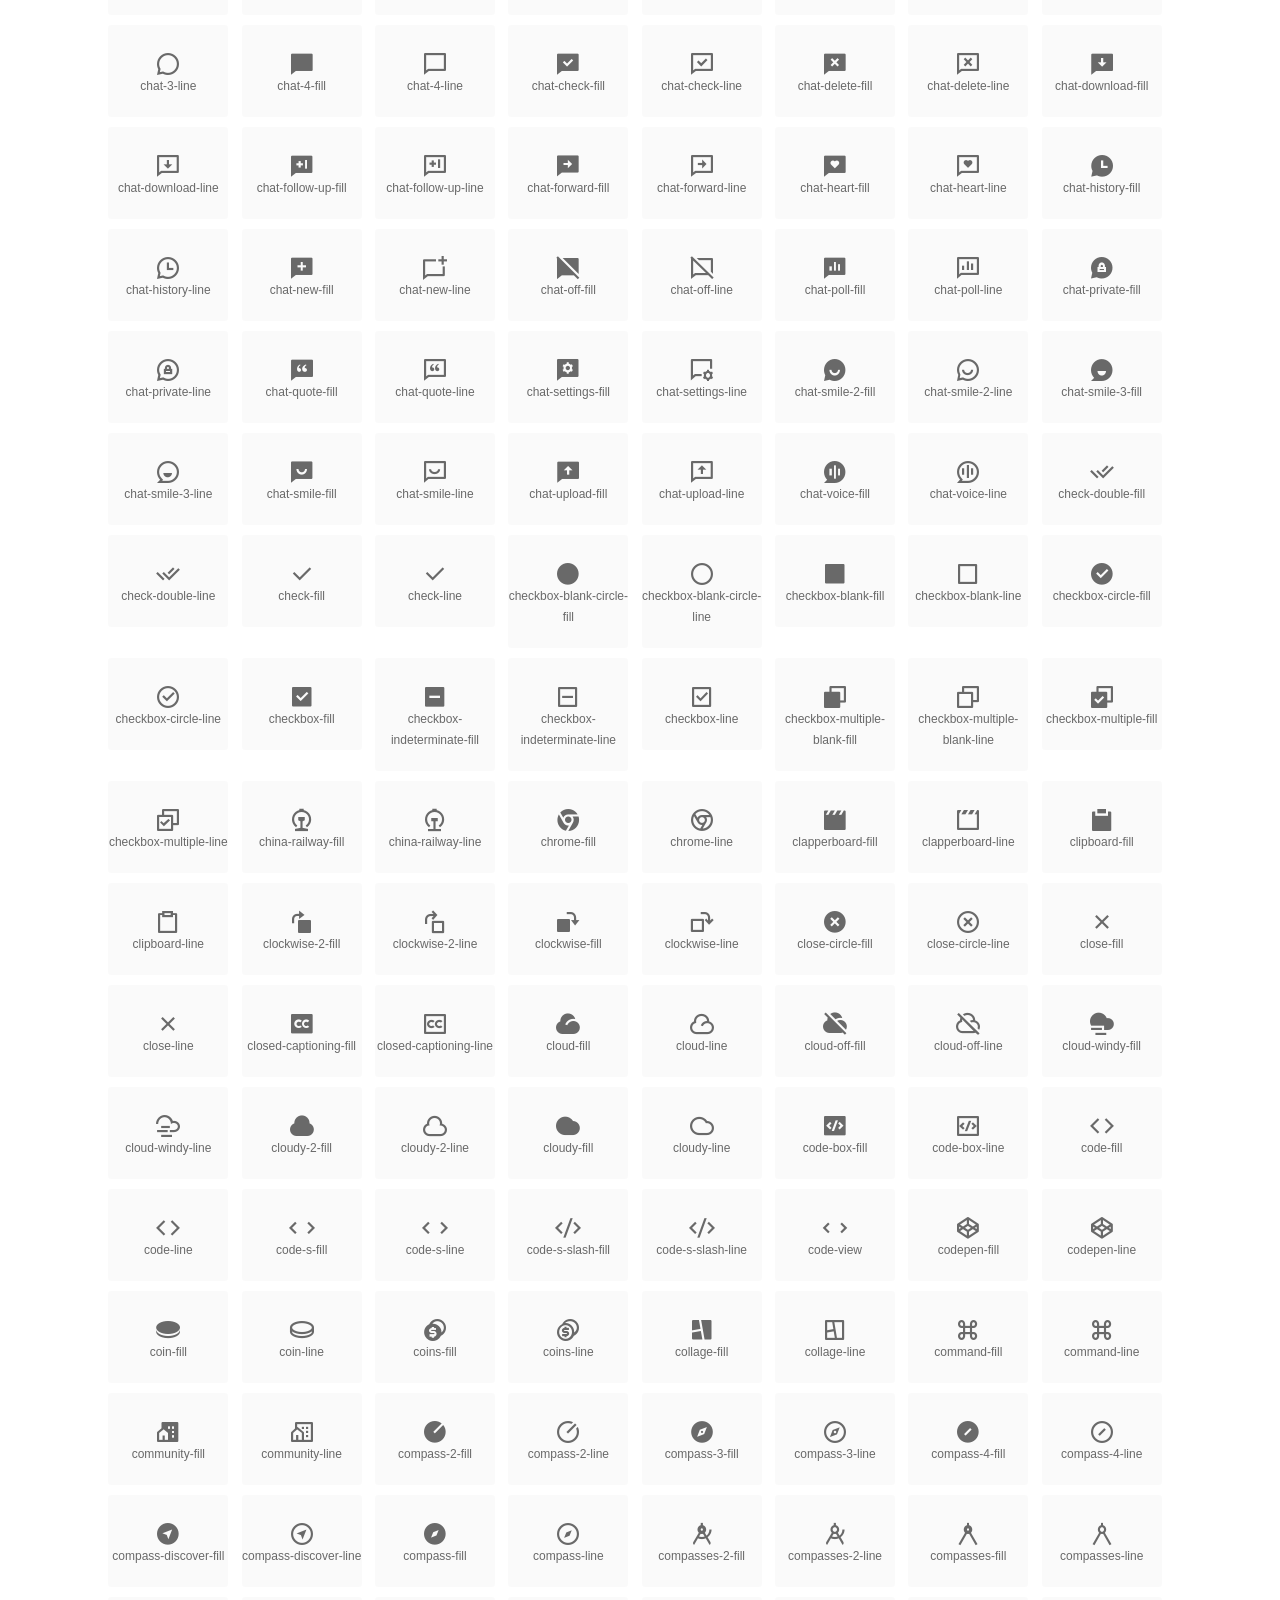
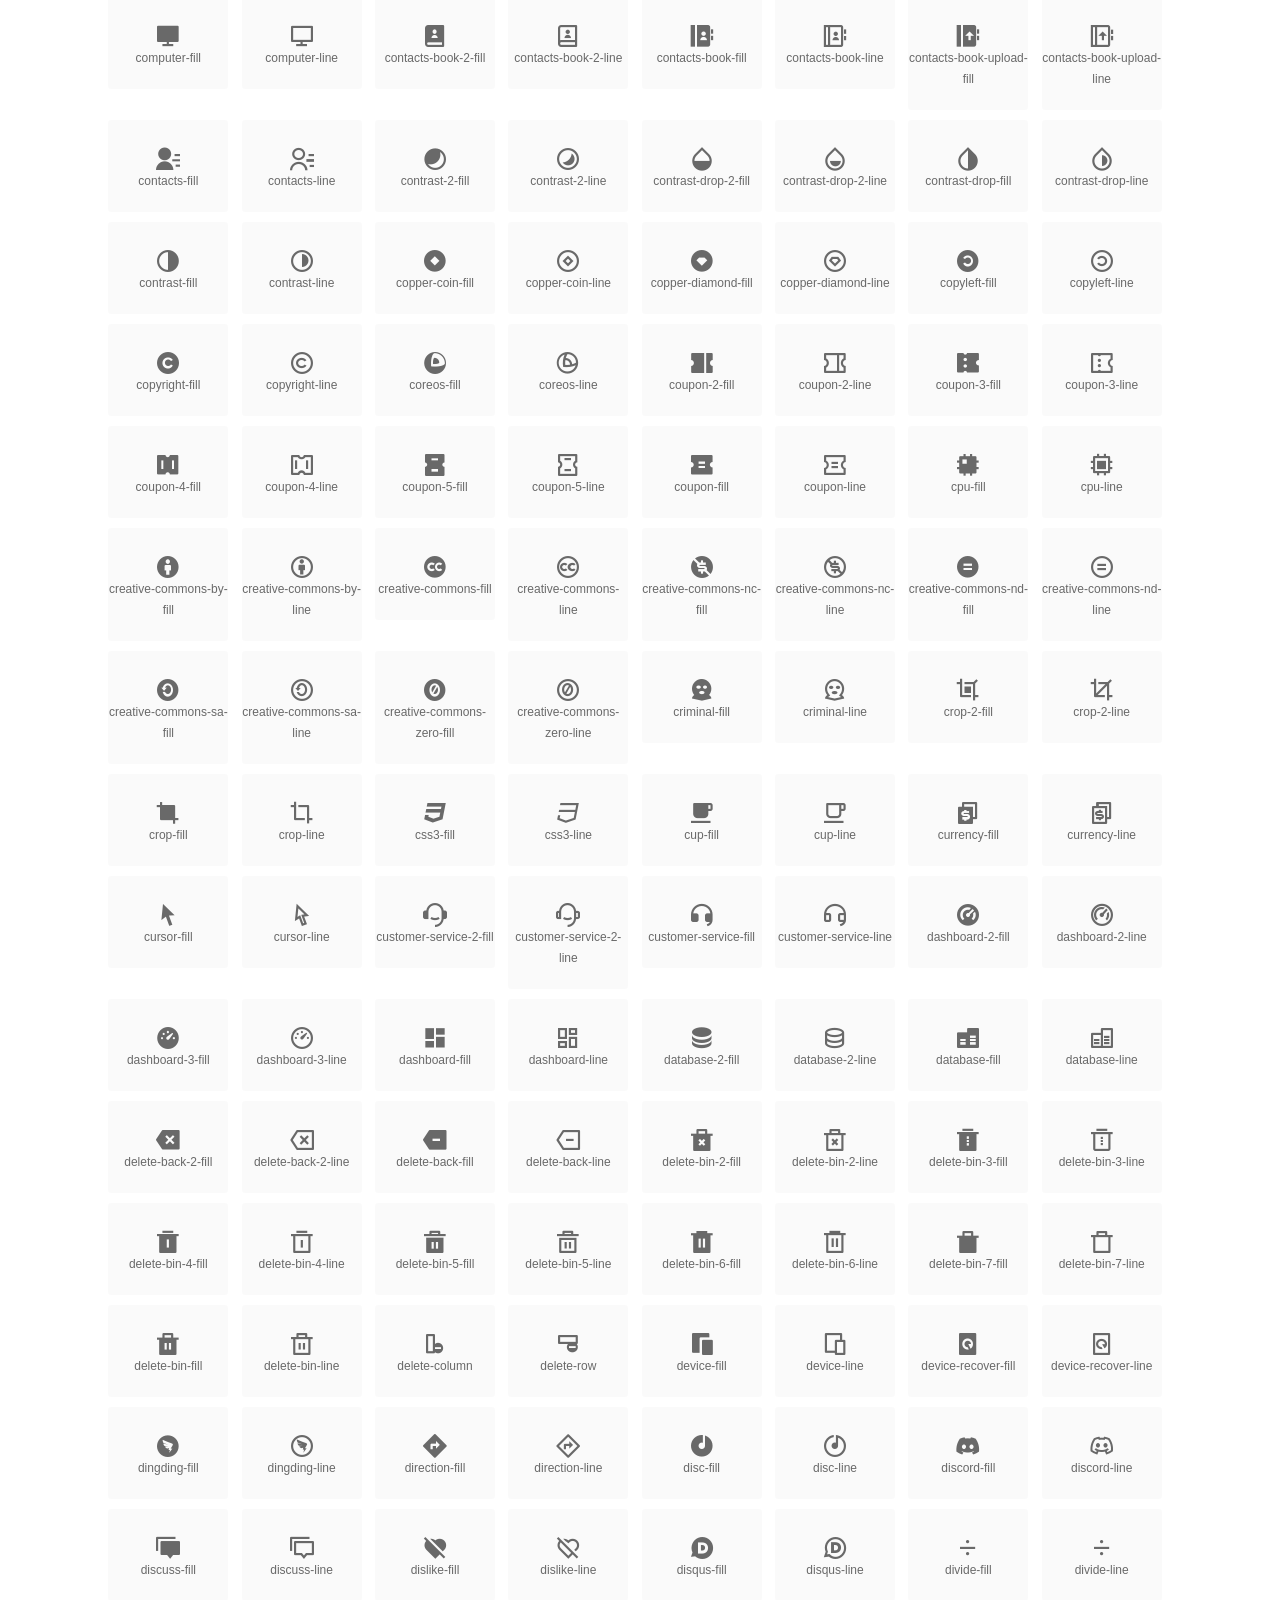
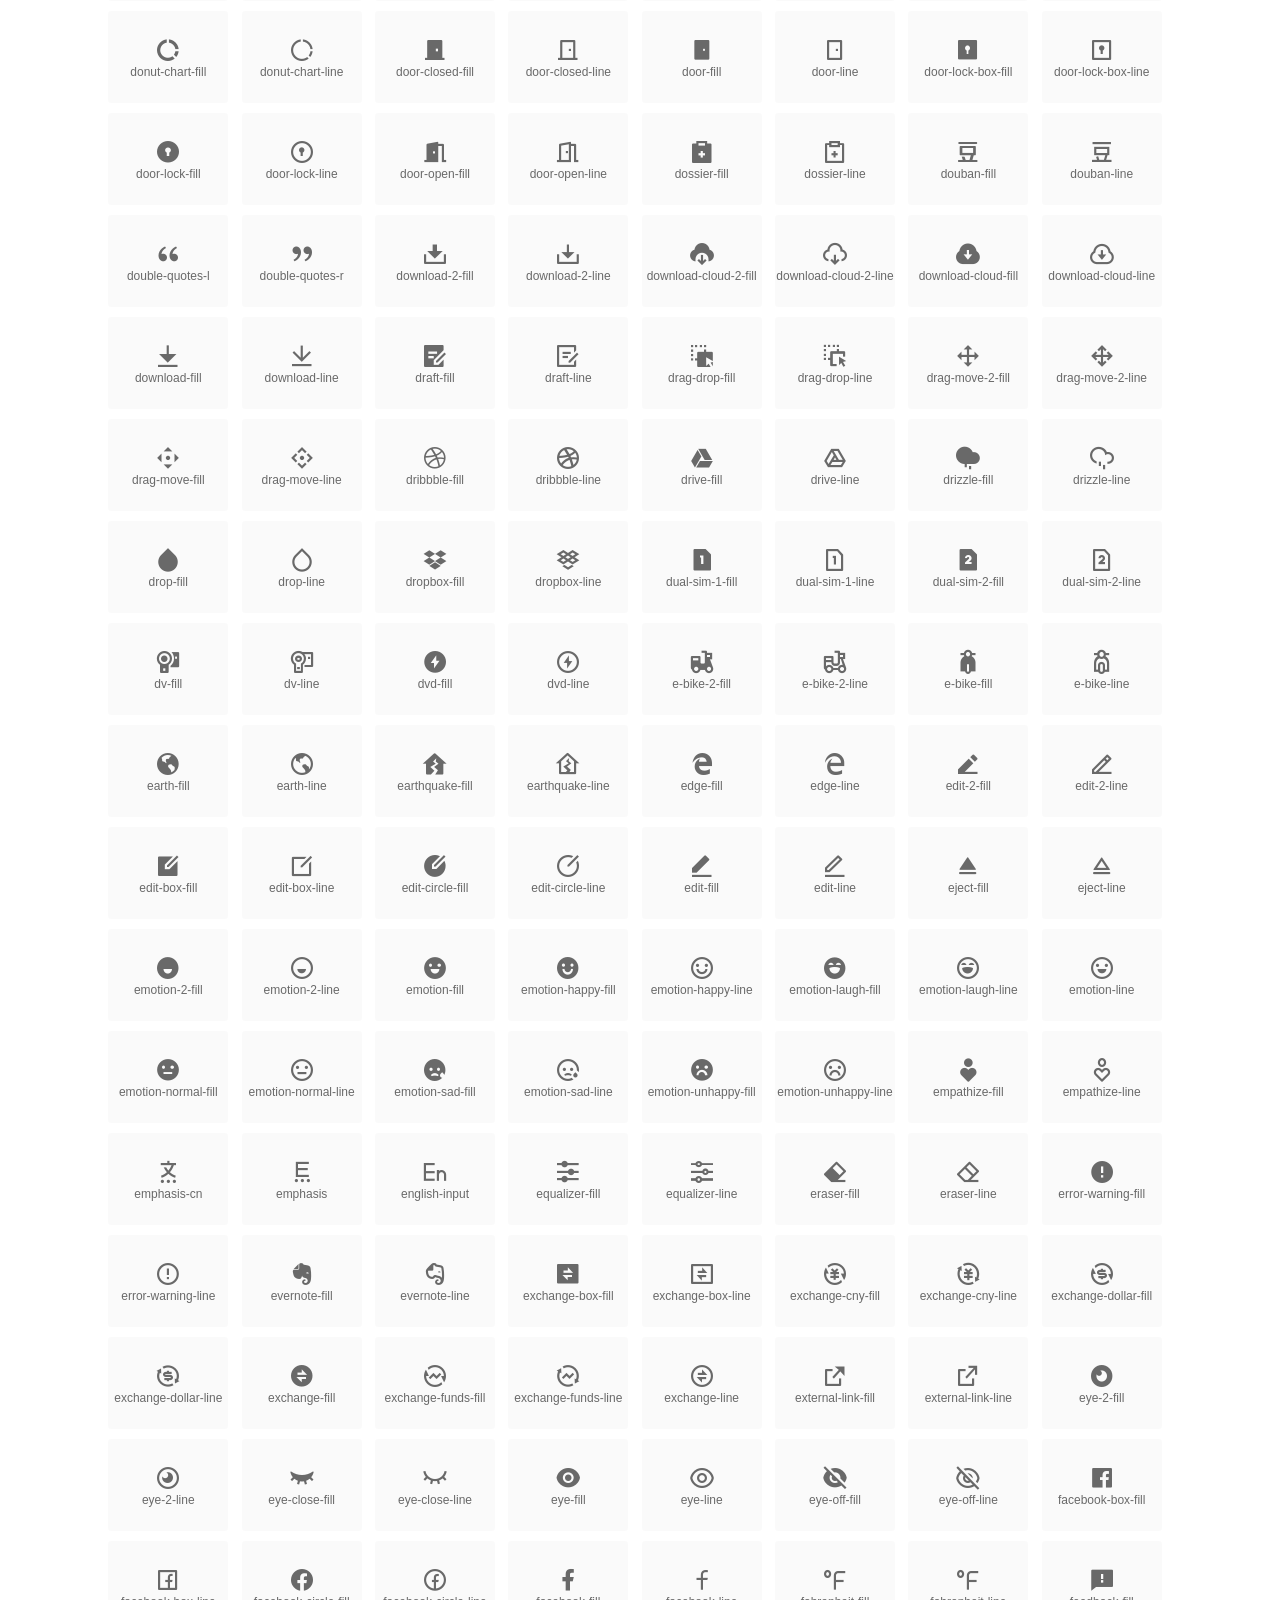
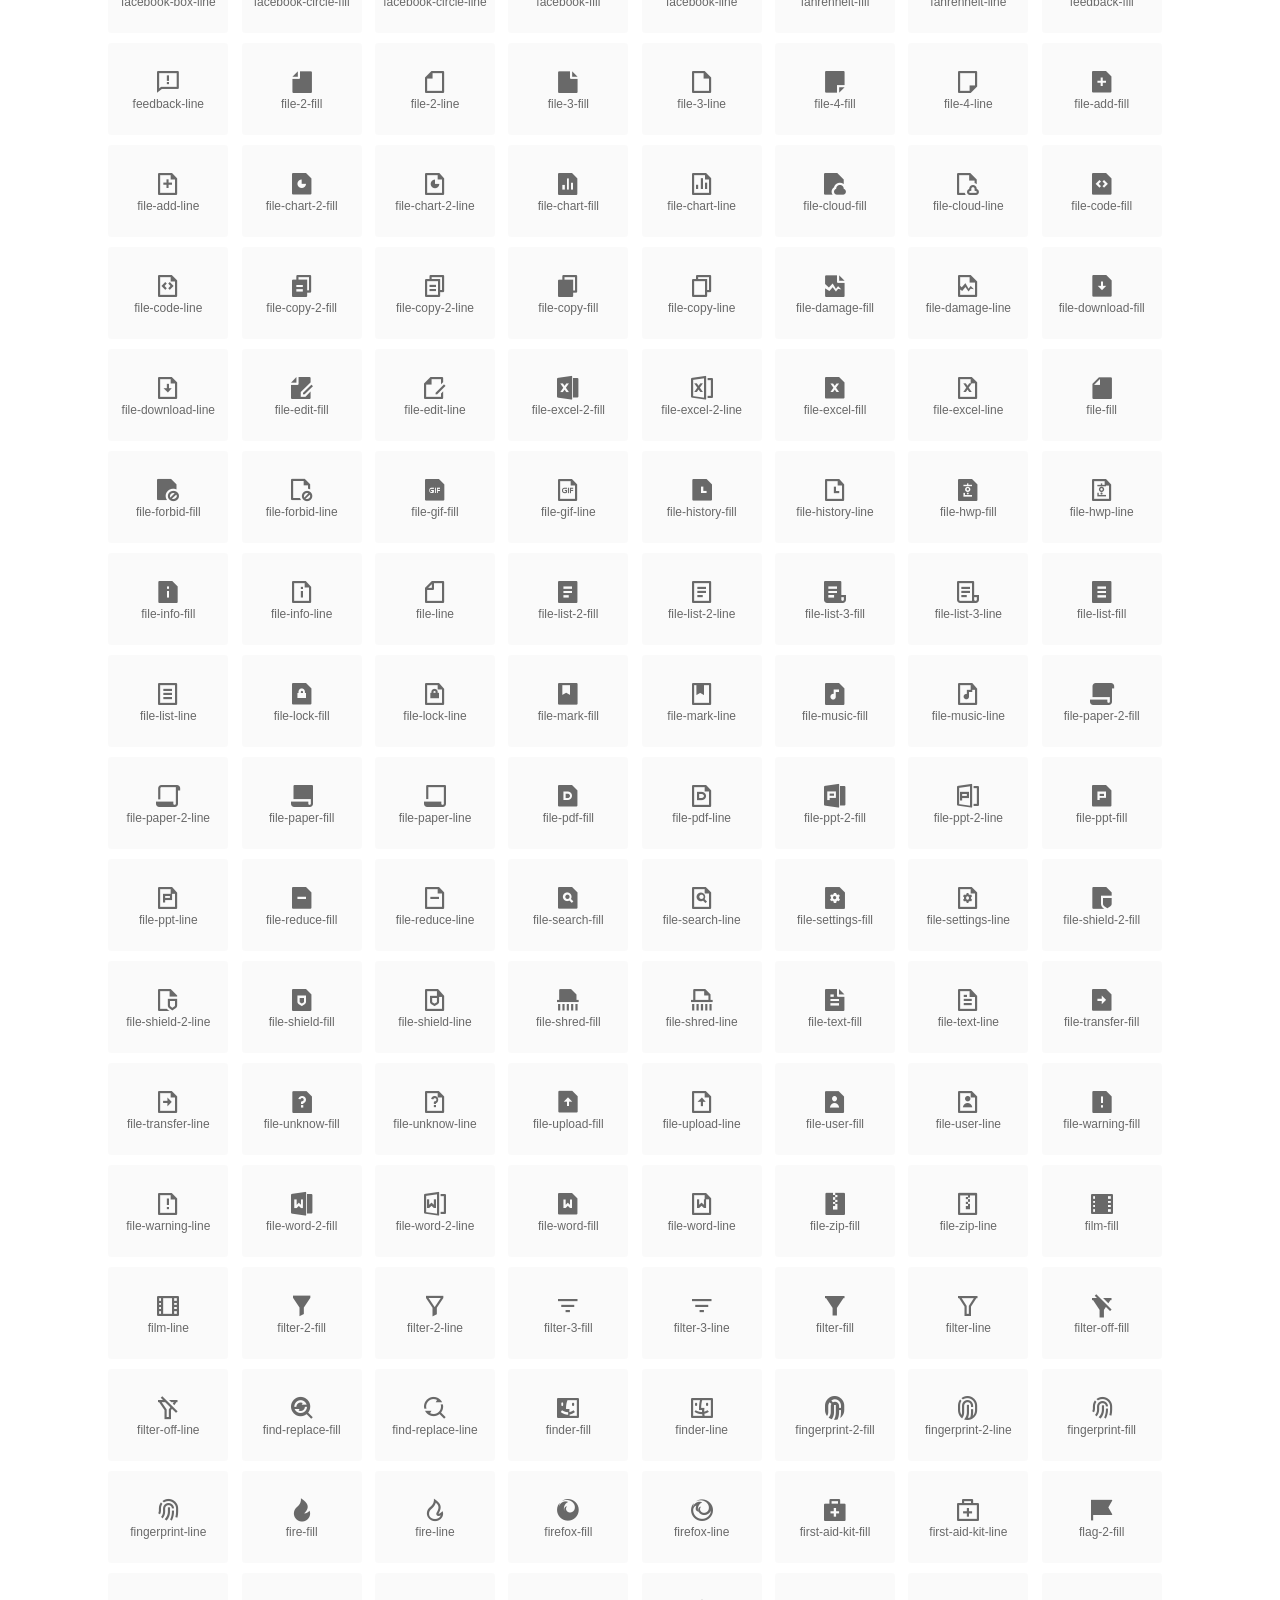
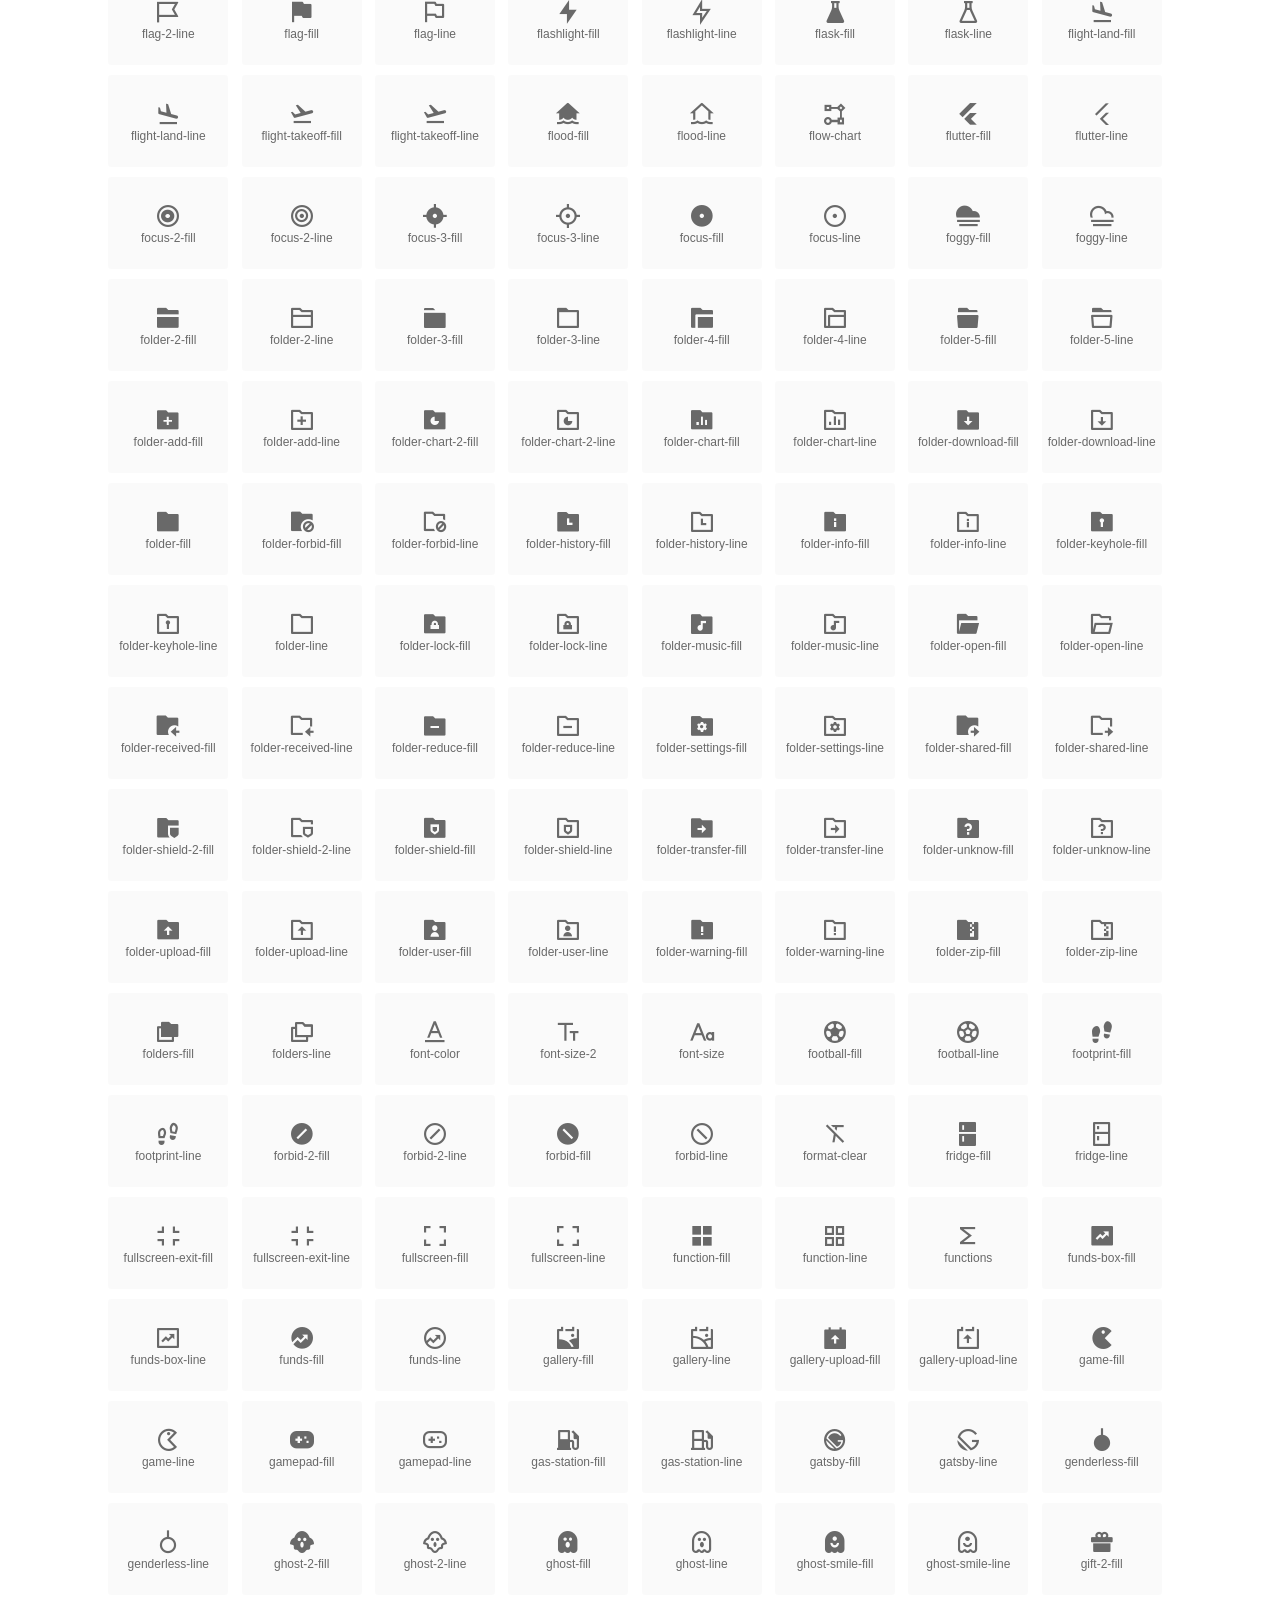
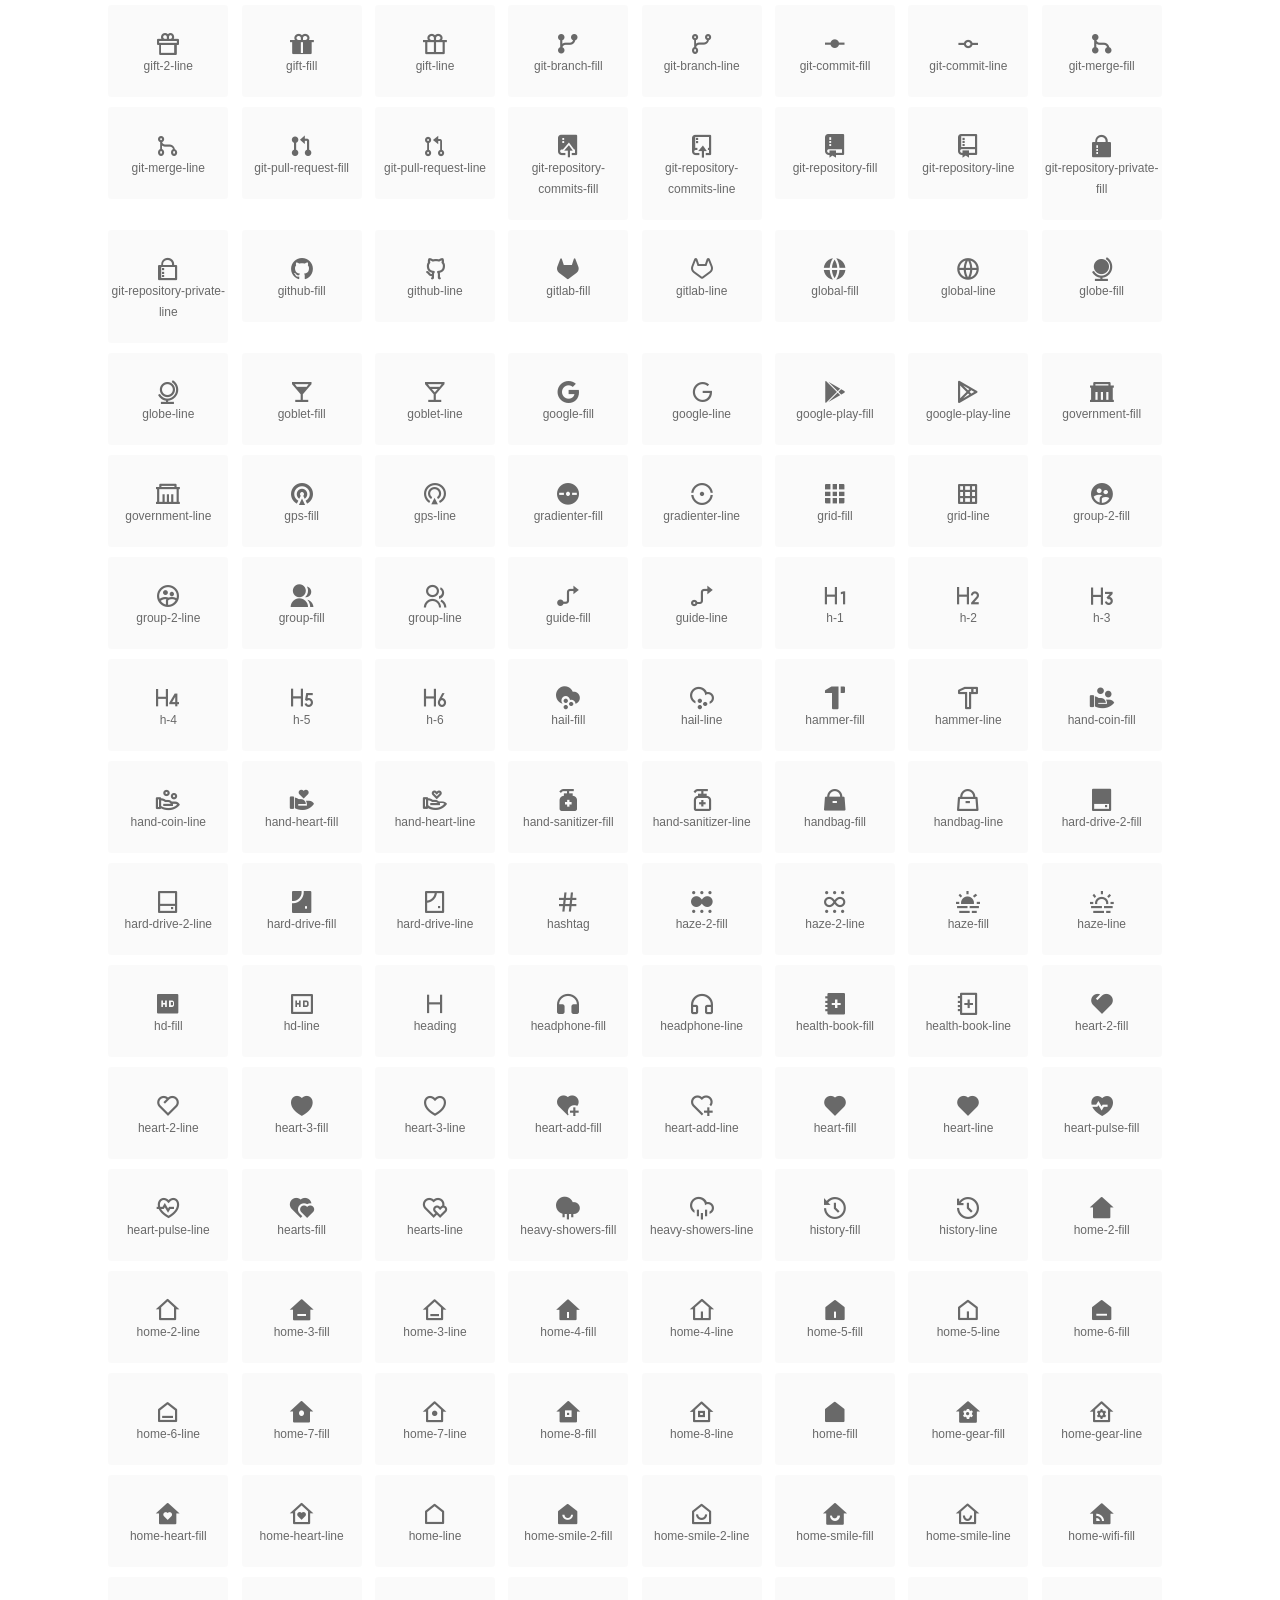
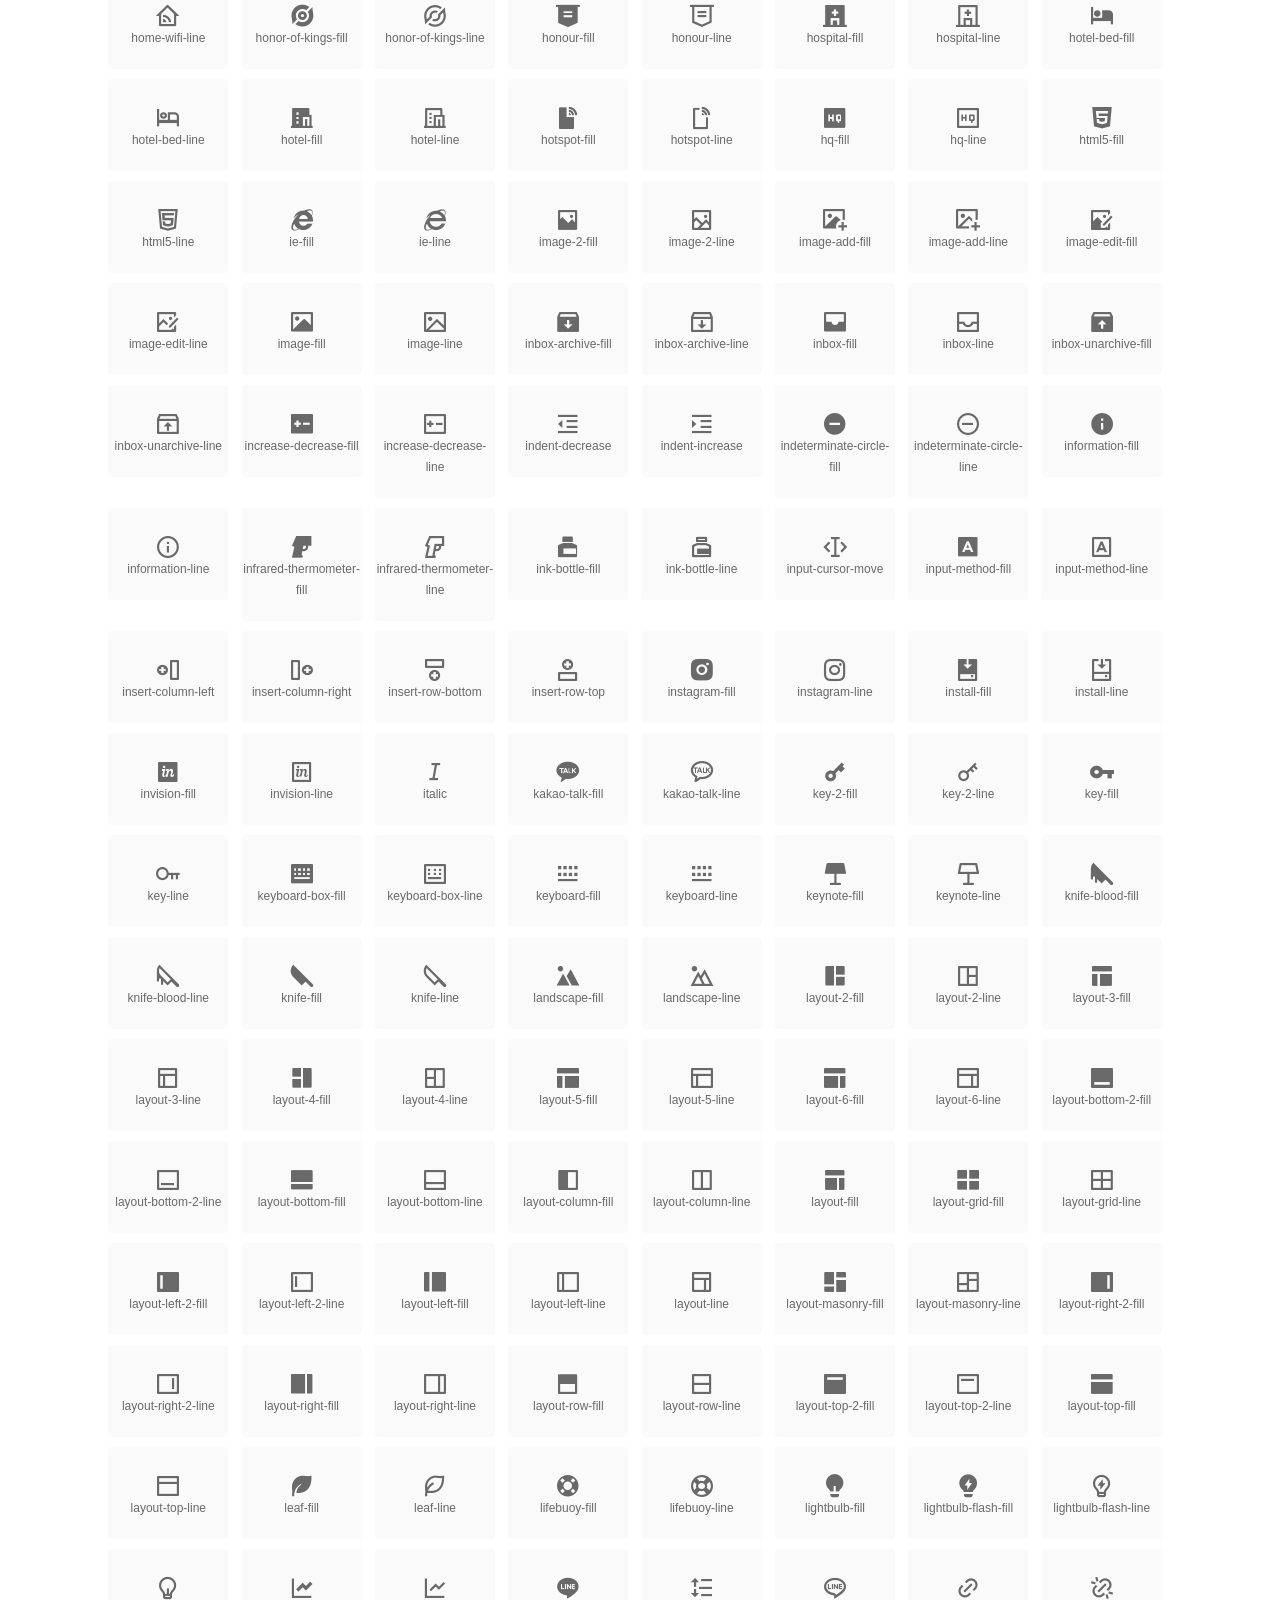
<file: assets/fonts/index-2.html>
<!DOCTYPE html>
<html lang="zxx">


<!-- Mirrored from travelloo.vercel.app/template/assets/fonts/index.html by HTTrack Website Copier/3.x [XR&CO'2014], Sun, 06 Oct 2024 10:45:50 GMT -->
<!-- Added by HTTrack --><meta http-equiv="content-type" content="text/html;charset=utf-8" /><!-- /Added by HTTrack -->
<head>
  <meta charset="UTF-8">
  <title>remixicon(3.5.0)</title>
  <meta name="viewport" content="width=device-width,minimum-scale=1.0,maximum-scale=1.0,user-scalable=no">

  <meta name="description"
    content="Remix Icon is a set of neutral system symbols carefully crafted for designers and developers, each icon is designed based on 24×24 grid">

  <meta name="keywords" content="remixicon,TTF,EOT,WOFF,WOFF2,SVG">



  <link rel="stylesheet" href="remixicon.css">

  <style>
    * {
      margin: 0;
      padding: 0;
      list-style: none;
    }

    body {
      color: #696969;
      font: 12px/1.5 tahoma, arial, \5b8b\4f53, sans-serif;
    }

    a {
      color: #333;
      text-decoration: underline;
    }

    a:hover {
      color: rgb(9, 73, 209);
    }

    .header {
      color: #333;
      text-align: center;
      padding: 80px 0 60px 0;
      min-height: 153px;
      font-size: 14px;
    }

    .header .logo svg {
      height: 120px;
      width: 120px;
    }

    .header h1 {
      font-size: 42px;
      padding: 26px 0 10px 0;
    }

    .header sup {
      font-size: 14px;
      margin: 8px 0 0 8px;
      position: absolute;
      color: #7b7b7b;
    }

    .info {
      color: #999;
      font-weight: normal;
      max-width: 346px;
      margin: 0 auto;
      padding: 20px 0;
      font-size: 14px;
    }

    .icons {
      max-width: 1190px;
      margin: 0 auto;
    }

    .icons ul {
      text-align: center;
    }

    .icons ul li {
      vertical-align: top;
      width: 120px;
      display: inline-block;
      text-align: center;
      background-color: rgba(0, 0, 0, .02);
      border-radius: 3px;
      padding: 29px 0 10px 0;
      margin-right: 10px;
      margin-top: 10px;
      transition: all 0.6s ease;
    }

    .icons ul li:hover {
      background-color: rgba(0, 0, 0, .06);
    }

    .icons ul li:hover span {
      color: #3c75e4;
      opacity: 1;
    }

    .icons ul li .unicode {
      color: #8c8c8c;
      opacity: 0.3;
    }

    .icons ul li h4 {
      font-weight: normal;
      padding: 10px 0 5px 0;
      display: block;
      color: #8c8c8c;
      font-size: 14px;
      line-height: 12px;
      opacity: 0.8;
    }

    .icons ul li:hover h4 {
      opacity: 1;
    }

    .icons ul li svg {
      width: 24px;
      height: 24px;
    }

    .icons ul li:hover {
      color: #3c75e4;
    }

    .footer {
      text-align: center;
      padding: 10px 0 90px 0;
    }

    .footer a {
      text-align: center;
      padding: 10px 0 90px 0;
      color: #696969;
    }

    .footer a:hover {
      color: #0949d1;
    }

    .links {
      text-align: center;
      padding: 50px 0 0 0;
      font-size: 14px;
    }

    .icons ul li.class-icon {
      font-size: 21px;
      line-height: 21px;
      padding-bottom: 20px;
    }

    .icons ul li.class-icon p {
      font-size: 12px;
    }

    .icons ul li.class-icon [class^="ri-"] {
      font-size: 26px;
    }
  </style>

</head>

<body>

  <div class="header">

    <div class="logo">
      <a href="index.html"><svg width="160" height="32" viewBox="0 0 160 32" fill="none" xmlns="http://www.w3.org/2000/svg">
          <path
            d="M121.5 9.80005C123.33 9.80005 124.984 10.5797 126.165 11.8344L124.75 13.2496C123.929 12.3549 122.773 11.8 121.5 11.8C119.029 11.8 117 13.891 117 16.5C117 19.1091 119.029 21.2 121.5 21.2C122.773 21.2 123.929 20.6452 124.75 19.7505L126.165 21.1657C124.984 22.4204 123.33 23.2 121.5 23.2C117.91 23.2 115 20.2004 115 16.5C115 12.7997 117.91 9.80005 121.5 9.80005Z"
            fill="#1A2947">
          <path d="M113 10V23H111V10H113Z" fill="#1A2947">
          <path d="M154 23V9.99988H152L152 19.6019L144.997 9.99988L143 10.0039V23H145L145 13.3969L152 23H154Z"
            fill="#1A2947">
          <path d="M68 10V12H60V15.5H67V17.5H60V21H68V23H58V10H68Z" fill="#1A2947">
          <path d="M82 10L77.4999 17.201L73 10H71V23H73V13.775L77.4999 20.975L82 13.773V23H84V10H82Z" fill="#1A2947">
          <path d="M89 10V23H87V10H89Z" fill="#1A2947">
          <path
            d="M96.9999 14.7565L93.6689 9.99951H91.2279L95.7789 16.4995L91.2289 22.9995H93.6689L96.9999 18.2435L100.33 22.9995H102.772L98.2209 16.4995L102.773 9.99951H100.33L96.9999 14.7565Z"
            fill="#1A2947">
          <path fill-rule="evenodd" clip-rule="evenodd"
            d="M141 16.5C141 12.7997 138.09 9.80005 134.5 9.80005C130.91 9.80005 128 12.7997 128 16.5C128 20.2004 130.91 23.2 134.5 23.2C138.09 23.2 141 20.2004 141 16.5ZM130 16.5C130 13.891 132.029 11.8 134.5 11.8C136.971 11.8 139 13.891 139 16.5C139 19.1091 136.971 21.2 134.5 21.2C132.029 21.2 130 19.1091 130 16.5Z"
            fill="#1A2947">
          <path fill-rule="evenodd" clip-rule="evenodd"
            d="M51 10C53.2091 10 55 11.7909 55 14C55 15.7175 53.9176 17.1821 52.3977 17.749L55.1901 22.999H52.9251L50.267 18H46V23H44V10H51ZM46 11.999V15.999L51 16C52.1046 16 53 15.1046 53 14C53 12.8955 52.1 12 51 12L46 11.999Z"
            fill="#1A2947">
          <path fill-rule="evenodd" clip-rule="evenodd"
            d="M19.2887 3.00389C19.1928 3.0013 19.0965 3 19 3H3V24H19C24.799 24 29.5 19.299 29.5 13.5C29.5 12.7108 29.4129 11.942 29.2479 11.2025C28.2772 11.7119 27.1722 12 26 12C22.134 12 19 8.86599 19 5C19 4.30645 19.1009 3.63646 19.2887 3.00389Z"
            fill="url(#paint0_linear_960_1054)">
          <g filter="url(#filter0_b_960_1054)">
            <path fill-rule="evenodd" clip-rule="evenodd" d="M3 3L29 29H3V3Z" fill="url(#paint1_linear_960_1054)">
          </g>
          <circle cx="26" cy="5" r="4" fill="url(#paint2_linear_960_1054)">
          <defs>
            <filter id="filter0_b_960_1054" x="-2.43656" y="-2.43656" width="36.8731" height="36.8731"
              filterUnits="userSpaceOnUse" color-interpolation-filters="sRGB">
              <feFlood flood-opacity="0" result="BackgroundImageFix">
              <feGaussianBlur in="BackgroundImage" stdDeviation="2.71828">
              <feComposite in2="SourceAlpha" operator="in" result="effect1_backgroundBlur_960_1054">
              <feBlend mode="normal" in="SourceGraphic" in2="effect1_backgroundBlur_960_1054" result="shape">
            </filter>
            <linearGradient id="paint0_linear_960_1054" x1="3" y1="3" x2="3" y2="24" gradientUnits="userSpaceOnUse">
              <stop stop-color="#05A0FA">
              <stop offset="1" stop-color="#4785FF">
            </linearGradient>
            <linearGradient id="paint1_linear_960_1054" x1="3" y1="3" x2="3" y2="29" gradientUnits="userSpaceOnUse">
              <stop stop-color="#1A8CFF">
              <stop offset="1" stop-color="#0557FA">
            </linearGradient>
            <linearGradient id="paint2_linear_960_1054" x1="22" y1="1" x2="22" y2="9" gradientUnits="userSpaceOnUse">
              <stop stop-color="#FF463A">
              <stop offset="1" stop-color="#FF1F5A">
            </linearGradient>
          </defs>
        </svg>
      </a>
    </div>

    <h1>remixicon(3.5.0)<sup>1.1.0</sup></h1>
    <div class="info">
      Remix Icon is a set of neutral system symbols carefully crafted for designers and developers, each icon is
      designed based on 24×24 grid
    </div>
    <p>

      <a href="https://github.com/Remix-Design/remixicon.git">GitHub</a> ·

      <a href="index-2.html">Font Class</a> ·

      <a href="unicode.html">Unicode</a>

    </p>
  </div>
  <div class="icons">
    <ul>
      <li class="class-icon"><i class="ri-24-hours-fill"></i>
        <p class="name">24-hours-fill</p>
      </li>
      <li class="class-icon"><i class="ri-24-hours-line"></i>
        <p class="name">24-hours-line</p>
      </li>
      <li class="class-icon"><i class="ri-4k-fill"></i>
        <p class="name">4k-fill</p>
      </li>
      <li class="class-icon"><i class="ri-4k-line"></i>
        <p class="name">4k-line</p>
      </li>
      <li class="class-icon"><i class="ri-a-b"></i>
        <p class="name">a-b</p>
      </li>
      <li class="class-icon"><i class="ri-account-box-fill"></i>
        <p class="name">account-box-fill</p>
      </li>
      <li class="class-icon"><i class="ri-account-box-line"></i>
        <p class="name">account-box-line</p>
      </li>
      <li class="class-icon"><i class="ri-account-circle-fill"></i>
        <p class="name">account-circle-fill</p>
      </li>
      <li class="class-icon"><i class="ri-account-circle-line"></i>
        <p class="name">account-circle-line</p>
      </li>
      <li class="class-icon"><i class="ri-account-pin-box-fill"></i>
        <p class="name">account-pin-box-fill</p>
      </li>
      <li class="class-icon"><i class="ri-account-pin-box-line"></i>
        <p class="name">account-pin-box-line</p>
      </li>
      <li class="class-icon"><i class="ri-account-pin-circle-fill"></i>
        <p class="name">account-pin-circle-fill</p>
      </li>
      <li class="class-icon"><i class="ri-account-pin-circle-line"></i>
        <p class="name">account-pin-circle-line</p>
      </li>
      <li class="class-icon"><i class="ri-add-box-fill"></i>
        <p class="name">add-box-fill</p>
      </li>
      <li class="class-icon"><i class="ri-add-box-line"></i>
        <p class="name">add-box-line</p>
      </li>
      <li class="class-icon"><i class="ri-add-circle-fill"></i>
        <p class="name">add-circle-fill</p>
      </li>
      <li class="class-icon"><i class="ri-add-circle-line"></i>
        <p class="name">add-circle-line</p>
      </li>
      <li class="class-icon"><i class="ri-add-fill"></i>
        <p class="name">add-fill</p>
      </li>
      <li class="class-icon"><i class="ri-add-line"></i>
        <p class="name">add-line</p>
      </li>
      <li class="class-icon"><i class="ri-admin-fill"></i>
        <p class="name">admin-fill</p>
      </li>
      <li class="class-icon"><i class="ri-admin-line"></i>
        <p class="name">admin-line</p>
      </li>
      <li class="class-icon"><i class="ri-advertisement-fill"></i>
        <p class="name">advertisement-fill</p>
      </li>
      <li class="class-icon"><i class="ri-advertisement-line"></i>
        <p class="name">advertisement-line</p>
      </li>
      <li class="class-icon"><i class="ri-airplay-fill"></i>
        <p class="name">airplay-fill</p>
      </li>
      <li class="class-icon"><i class="ri-airplay-line"></i>
        <p class="name">airplay-line</p>
      </li>
      <li class="class-icon"><i class="ri-alarm-fill"></i>
        <p class="name">alarm-fill</p>
      </li>
      <li class="class-icon"><i class="ri-alarm-line"></i>
        <p class="name">alarm-line</p>
      </li>
      <li class="class-icon"><i class="ri-alarm-warning-fill"></i>
        <p class="name">alarm-warning-fill</p>
      </li>
      <li class="class-icon"><i class="ri-alarm-warning-line"></i>
        <p class="name">alarm-warning-line</p>
      </li>
      <li class="class-icon"><i class="ri-album-fill"></i>
        <p class="name">album-fill</p>
      </li>
      <li class="class-icon"><i class="ri-album-line"></i>
        <p class="name">album-line</p>
      </li>
      <li class="class-icon"><i class="ri-alert-fill"></i>
        <p class="name">alert-fill</p>
      </li>
      <li class="class-icon"><i class="ri-alert-line"></i>
        <p class="name">alert-line</p>
      </li>
      <li class="class-icon"><i class="ri-aliens-fill"></i>
        <p class="name">aliens-fill</p>
      </li>
      <li class="class-icon"><i class="ri-aliens-line"></i>
        <p class="name">aliens-line</p>
      </li>
      <li class="class-icon"><i class="ri-align-bottom"></i>
        <p class="name">align-bottom</p>
      </li>
      <li class="class-icon"><i class="ri-align-center"></i>
        <p class="name">align-center</p>
      </li>
      <li class="class-icon"><i class="ri-align-justify"></i>
        <p class="name">align-justify</p>
      </li>
      <li class="class-icon"><i class="ri-align-left"></i>
        <p class="name">align-left</p>
      </li>
      <li class="class-icon"><i class="ri-align-right"></i>
        <p class="name">align-right</p>
      </li>
      <li class="class-icon"><i class="ri-align-top"></i>
        <p class="name">align-top</p>
      </li>
      <li class="class-icon"><i class="ri-align-vertically"></i>
        <p class="name">align-vertically</p>
      </li>
      <li class="class-icon"><i class="ri-alipay-fill"></i>
        <p class="name">alipay-fill</p>
      </li>
      <li class="class-icon"><i class="ri-alipay-line"></i>
        <p class="name">alipay-line</p>
      </li>
      <li class="class-icon"><i class="ri-amazon-fill"></i>
        <p class="name">amazon-fill</p>
      </li>
      <li class="class-icon"><i class="ri-amazon-line"></i>
        <p class="name">amazon-line</p>
      </li>
      <li class="class-icon"><i class="ri-anchor-fill"></i>
        <p class="name">anchor-fill</p>
      </li>
      <li class="class-icon"><i class="ri-anchor-line"></i>
        <p class="name">anchor-line</p>
      </li>
      <li class="class-icon"><i class="ri-ancient-gate-fill"></i>
        <p class="name">ancient-gate-fill</p>
      </li>
      <li class="class-icon"><i class="ri-ancient-gate-line"></i>
        <p class="name">ancient-gate-line</p>
      </li>
      <li class="class-icon"><i class="ri-ancient-pavilion-fill"></i>
        <p class="name">ancient-pavilion-fill</p>
      </li>
      <li class="class-icon"><i class="ri-ancient-pavilion-line"></i>
        <p class="name">ancient-pavilion-line</p>
      </li>
      <li class="class-icon"><i class="ri-android-fill"></i>
        <p class="name">android-fill</p>
      </li>
      <li class="class-icon"><i class="ri-android-line"></i>
        <p class="name">android-line</p>
      </li>
      <li class="class-icon"><i class="ri-angularjs-fill"></i>
        <p class="name">angularjs-fill</p>
      </li>
      <li class="class-icon"><i class="ri-angularjs-line"></i>
        <p class="name">angularjs-line</p>
      </li>
      <li class="class-icon"><i class="ri-anticlockwise-2-fill"></i>
        <p class="name">anticlockwise-2-fill</p>
      </li>
      <li class="class-icon"><i class="ri-anticlockwise-2-line"></i>
        <p class="name">anticlockwise-2-line</p>
      </li>
      <li class="class-icon"><i class="ri-anticlockwise-fill"></i>
        <p class="name">anticlockwise-fill</p>
      </li>
      <li class="class-icon"><i class="ri-anticlockwise-line"></i>
        <p class="name">anticlockwise-line</p>
      </li>
      <li class="class-icon"><i class="ri-app-store-fill"></i>
        <p class="name">app-store-fill</p>
      </li>
      <li class="class-icon"><i class="ri-app-store-line"></i>
        <p class="name">app-store-line</p>
      </li>
      <li class="class-icon"><i class="ri-apple-fill"></i>
        <p class="name">apple-fill</p>
      </li>
      <li class="class-icon"><i class="ri-apple-line"></i>
        <p class="name">apple-line</p>
      </li>
      <li class="class-icon"><i class="ri-apps-2-fill"></i>
        <p class="name">apps-2-fill</p>
      </li>
      <li class="class-icon"><i class="ri-apps-2-line"></i>
        <p class="name">apps-2-line</p>
      </li>
      <li class="class-icon"><i class="ri-apps-fill"></i>
        <p class="name">apps-fill</p>
      </li>
      <li class="class-icon"><i class="ri-apps-line"></i>
        <p class="name">apps-line</p>
      </li>
      <li class="class-icon"><i class="ri-archive-drawer-fill"></i>
        <p class="name">archive-drawer-fill</p>
      </li>
      <li class="class-icon"><i class="ri-archive-drawer-line"></i>
        <p class="name">archive-drawer-line</p>
      </li>
      <li class="class-icon"><i class="ri-archive-fill"></i>
        <p class="name">archive-fill</p>
      </li>
      <li class="class-icon"><i class="ri-archive-line"></i>
        <p class="name">archive-line</p>
      </li>
      <li class="class-icon"><i class="ri-arrow-down-circle-fill"></i>
        <p class="name">arrow-down-circle-fill</p>
      </li>
      <li class="class-icon"><i class="ri-arrow-down-circle-line"></i>
        <p class="name">arrow-down-circle-line</p>
      </li>
      <li class="class-icon"><i class="ri-arrow-down-fill"></i>
        <p class="name">arrow-down-fill</p>
      </li>
      <li class="class-icon"><i class="ri-arrow-down-line"></i>
        <p class="name">arrow-down-line</p>
      </li>
      <li class="class-icon"><i class="ri-arrow-down-s-fill"></i>
        <p class="name">arrow-down-s-fill</p>
      </li>
      <li class="class-icon"><i class="ri-arrow-down-s-line"></i>
        <p class="name">arrow-down-s-line</p>
      </li>
      <li class="class-icon"><i class="ri-arrow-drop-down-fill"></i>
        <p class="name">arrow-drop-down-fill</p>
      </li>
      <li class="class-icon"><i class="ri-arrow-drop-down-line"></i>
        <p class="name">arrow-drop-down-line</p>
      </li>
      <li class="class-icon"><i class="ri-arrow-drop-left-fill"></i>
        <p class="name">arrow-drop-left-fill</p>
      </li>
      <li class="class-icon"><i class="ri-arrow-drop-left-line"></i>
        <p class="name">arrow-drop-left-line</p>
      </li>
      <li class="class-icon"><i class="ri-arrow-drop-right-fill"></i>
        <p class="name">arrow-drop-right-fill</p>
      </li>
      <li class="class-icon"><i class="ri-arrow-drop-right-line"></i>
        <p class="name">arrow-drop-right-line</p>
      </li>
      <li class="class-icon"><i class="ri-arrow-drop-up-fill"></i>
        <p class="name">arrow-drop-up-fill</p>
      </li>
      <li class="class-icon"><i class="ri-arrow-drop-up-line"></i>
        <p class="name">arrow-drop-up-line</p>
      </li>
      <li class="class-icon"><i class="ri-arrow-go-back-fill"></i>
        <p class="name">arrow-go-back-fill</p>
      </li>
      <li class="class-icon"><i class="ri-arrow-go-back-line"></i>
        <p class="name">arrow-go-back-line</p>
      </li>
      <li class="class-icon"><i class="ri-arrow-go-forward-fill"></i>
        <p class="name">arrow-go-forward-fill</p>
      </li>
      <li class="class-icon"><i class="ri-arrow-go-forward-line"></i>
        <p class="name">arrow-go-forward-line</p>
      </li>
      <li class="class-icon"><i class="ri-arrow-left-circle-fill"></i>
        <p class="name">arrow-left-circle-fill</p>
      </li>
      <li class="class-icon"><i class="ri-arrow-left-circle-line"></i>
        <p class="name">arrow-left-circle-line</p>
      </li>
      <li class="class-icon"><i class="ri-arrow-left-down-fill"></i>
        <p class="name">arrow-left-down-fill</p>
      </li>
      <li class="class-icon"><i class="ri-arrow-left-down-line"></i>
        <p class="name">arrow-left-down-line</p>
      </li>
      <li class="class-icon"><i class="ri-arrow-left-fill"></i>
        <p class="name">arrow-left-fill</p>
      </li>
      <li class="class-icon"><i class="ri-arrow-left-line"></i>
        <p class="name">arrow-left-line</p>
      </li>
      <li class="class-icon"><i class="ri-arrow-left-right-fill"></i>
        <p class="name">arrow-left-right-fill</p>
      </li>
      <li class="class-icon"><i class="ri-arrow-left-right-line"></i>
        <p class="name">arrow-left-right-line</p>
      </li>
      <li class="class-icon"><i class="ri-arrow-left-s-fill"></i>
        <p class="name">arrow-left-s-fill</p>
      </li>
      <li class="class-icon"><i class="ri-arrow-left-s-line"></i>
        <p class="name">arrow-left-s-line</p>
      </li>
      <li class="class-icon"><i class="ri-arrow-left-up-fill"></i>
        <p class="name">arrow-left-up-fill</p>
      </li>
      <li class="class-icon"><i class="ri-arrow-left-up-line"></i>
        <p class="name">arrow-left-up-line</p>
      </li>
      <li class="class-icon"><i class="ri-arrow-right-circle-fill"></i>
        <p class="name">arrow-right-circle-fill</p>
      </li>
      <li class="class-icon"><i class="ri-arrow-right-circle-line"></i>
        <p class="name">arrow-right-circle-line</p>
      </li>
      <li class="class-icon"><i class="ri-arrow-right-down-fill"></i>
        <p class="name">arrow-right-down-fill</p>
      </li>
      <li class="class-icon"><i class="ri-arrow-right-down-line"></i>
        <p class="name">arrow-right-down-line</p>
      </li>
      <li class="class-icon"><i class="ri-arrow-right-fill"></i>
        <p class="name">arrow-right-fill</p>
      </li>
      <li class="class-icon"><i class="ri-arrow-right-line"></i>
        <p class="name">arrow-right-line</p>
      </li>
      <li class="class-icon"><i class="ri-arrow-right-s-fill"></i>
        <p class="name">arrow-right-s-fill</p>
      </li>
      <li class="class-icon"><i class="ri-arrow-right-s-line"></i>
        <p class="name">arrow-right-s-line</p>
      </li>
      <li class="class-icon"><i class="ri-arrow-right-up-fill"></i>
        <p class="name">arrow-right-up-fill</p>
      </li>
      <li class="class-icon"><i class="ri-arrow-right-up-line"></i>
        <p class="name">arrow-right-up-line</p>
      </li>
      <li class="class-icon"><i class="ri-arrow-up-circle-fill"></i>
        <p class="name">arrow-up-circle-fill</p>
      </li>
      <li class="class-icon"><i class="ri-arrow-up-circle-line"></i>
        <p class="name">arrow-up-circle-line</p>
      </li>
      <li class="class-icon"><i class="ri-arrow-up-down-fill"></i>
        <p class="name">arrow-up-down-fill</p>
      </li>
      <li class="class-icon"><i class="ri-arrow-up-down-line"></i>
        <p class="name">arrow-up-down-line</p>
      </li>
      <li class="class-icon"><i class="ri-arrow-up-fill"></i>
        <p class="name">arrow-up-fill</p>
      </li>
      <li class="class-icon"><i class="ri-arrow-up-line"></i>
        <p class="name">arrow-up-line</p>
      </li>
      <li class="class-icon"><i class="ri-arrow-up-s-fill"></i>
        <p class="name">arrow-up-s-fill</p>
      </li>
      <li class="class-icon"><i class="ri-arrow-up-s-line"></i>
        <p class="name">arrow-up-s-line</p>
      </li>
      <li class="class-icon"><i class="ri-artboard-2-fill"></i>
        <p class="name">artboard-2-fill</p>
      </li>
      <li class="class-icon"><i class="ri-artboard-2-line"></i>
        <p class="name">artboard-2-line</p>
      </li>
      <li class="class-icon"><i class="ri-artboard-fill"></i>
        <p class="name">artboard-fill</p>
      </li>
      <li class="class-icon"><i class="ri-artboard-line"></i>
        <p class="name">artboard-line</p>
      </li>
      <li class="class-icon"><i class="ri-article-fill"></i>
        <p class="name">article-fill</p>
      </li>
      <li class="class-icon"><i class="ri-article-line"></i>
        <p class="name">article-line</p>
      </li>
      <li class="class-icon"><i class="ri-aspect-ratio-fill"></i>
        <p class="name">aspect-ratio-fill</p>
      </li>
      <li class="class-icon"><i class="ri-aspect-ratio-line"></i>
        <p class="name">aspect-ratio-line</p>
      </li>
      <li class="class-icon"><i class="ri-asterisk"></i>
        <p class="name">asterisk</p>
      </li>
      <li class="class-icon"><i class="ri-at-fill"></i>
        <p class="name">at-fill</p>
      </li>
      <li class="class-icon"><i class="ri-at-line"></i>
        <p class="name">at-line</p>
      </li>
      <li class="class-icon"><i class="ri-attachment-2"></i>
        <p class="name">attachment-2</p>
      </li>
      <li class="class-icon"><i class="ri-attachment-fill"></i>
        <p class="name">attachment-fill</p>
      </li>
      <li class="class-icon"><i class="ri-attachment-line"></i>
        <p class="name">attachment-line</p>
      </li>
      <li class="class-icon"><i class="ri-auction-fill"></i>
        <p class="name">auction-fill</p>
      </li>
      <li class="class-icon"><i class="ri-auction-line"></i>
        <p class="name">auction-line</p>
      </li>
      <li class="class-icon"><i class="ri-award-fill"></i>
        <p class="name">award-fill</p>
      </li>
      <li class="class-icon"><i class="ri-award-line"></i>
        <p class="name">award-line</p>
      </li>
      <li class="class-icon"><i class="ri-baidu-fill"></i>
        <p class="name">baidu-fill</p>
      </li>
      <li class="class-icon"><i class="ri-baidu-line"></i>
        <p class="name">baidu-line</p>
      </li>
      <li class="class-icon"><i class="ri-ball-pen-fill"></i>
        <p class="name">ball-pen-fill</p>
      </li>
      <li class="class-icon"><i class="ri-ball-pen-line"></i>
        <p class="name">ball-pen-line</p>
      </li>
      <li class="class-icon"><i class="ri-bank-card-2-fill"></i>
        <p class="name">bank-card-2-fill</p>
      </li>
      <li class="class-icon"><i class="ri-bank-card-2-line"></i>
        <p class="name">bank-card-2-line</p>
      </li>
      <li class="class-icon"><i class="ri-bank-card-fill"></i>
        <p class="name">bank-card-fill</p>
      </li>
      <li class="class-icon"><i class="ri-bank-card-line"></i>
        <p class="name">bank-card-line</p>
      </li>
      <li class="class-icon"><i class="ri-bank-fill"></i>
        <p class="name">bank-fill</p>
      </li>
      <li class="class-icon"><i class="ri-bank-line"></i>
        <p class="name">bank-line</p>
      </li>
      <li class="class-icon"><i class="ri-bar-chart-2-fill"></i>
        <p class="name">bar-chart-2-fill</p>
      </li>
      <li class="class-icon"><i class="ri-bar-chart-2-line"></i>
        <p class="name">bar-chart-2-line</p>
      </li>
      <li class="class-icon"><i class="ri-bar-chart-box-fill"></i>
        <p class="name">bar-chart-box-fill</p>
      </li>
      <li class="class-icon"><i class="ri-bar-chart-box-line"></i>
        <p class="name">bar-chart-box-line</p>
      </li>
      <li class="class-icon"><i class="ri-bar-chart-fill"></i>
        <p class="name">bar-chart-fill</p>
      </li>
      <li class="class-icon"><i class="ri-bar-chart-grouped-fill"></i>
        <p class="name">bar-chart-grouped-fill</p>
      </li>
      <li class="class-icon"><i class="ri-bar-chart-grouped-line"></i>
        <p class="name">bar-chart-grouped-line</p>
      </li>
      <li class="class-icon"><i class="ri-bar-chart-horizontal-fill"></i>
        <p class="name">bar-chart-horizontal-fill</p>
      </li>
      <li class="class-icon"><i class="ri-bar-chart-horizontal-line"></i>
        <p class="name">bar-chart-horizontal-line</p>
      </li>
      <li class="class-icon"><i class="ri-bar-chart-line"></i>
        <p class="name">bar-chart-line</p>
      </li>
      <li class="class-icon"><i class="ri-barcode-box-fill"></i>
        <p class="name">barcode-box-fill</p>
      </li>
      <li class="class-icon"><i class="ri-barcode-box-line"></i>
        <p class="name">barcode-box-line</p>
      </li>
      <li class="class-icon"><i class="ri-barcode-fill"></i>
        <p class="name">barcode-fill</p>
      </li>
      <li class="class-icon"><i class="ri-barcode-line"></i>
        <p class="name">barcode-line</p>
      </li>
      <li class="class-icon"><i class="ri-barricade-fill"></i>
        <p class="name">barricade-fill</p>
      </li>
      <li class="class-icon"><i class="ri-barricade-line"></i>
        <p class="name">barricade-line</p>
      </li>
      <li class="class-icon"><i class="ri-base-station-fill"></i>
        <p class="name">base-station-fill</p>
      </li>
      <li class="class-icon"><i class="ri-base-station-line"></i>
        <p class="name">base-station-line</p>
      </li>
      <li class="class-icon"><i class="ri-basketball-fill"></i>
        <p class="name">basketball-fill</p>
      </li>
      <li class="class-icon"><i class="ri-basketball-line"></i>
        <p class="name">basketball-line</p>
      </li>
      <li class="class-icon"><i class="ri-battery-2-charge-fill"></i>
        <p class="name">battery-2-charge-fill</p>
      </li>
      <li class="class-icon"><i class="ri-battery-2-charge-line"></i>
        <p class="name">battery-2-charge-line</p>
      </li>
      <li class="class-icon"><i class="ri-battery-2-fill"></i>
        <p class="name">battery-2-fill</p>
      </li>
      <li class="class-icon"><i class="ri-battery-2-line"></i>
        <p class="name">battery-2-line</p>
      </li>
      <li class="class-icon"><i class="ri-battery-charge-fill"></i>
        <p class="name">battery-charge-fill</p>
      </li>
      <li class="class-icon"><i class="ri-battery-charge-line"></i>
        <p class="name">battery-charge-line</p>
      </li>
      <li class="class-icon"><i class="ri-battery-fill"></i>
        <p class="name">battery-fill</p>
      </li>
      <li class="class-icon"><i class="ri-battery-line"></i>
        <p class="name">battery-line</p>
      </li>
      <li class="class-icon"><i class="ri-battery-low-fill"></i>
        <p class="name">battery-low-fill</p>
      </li>
      <li class="class-icon"><i class="ri-battery-low-line"></i>
        <p class="name">battery-low-line</p>
      </li>
      <li class="class-icon"><i class="ri-battery-saver-fill"></i>
        <p class="name">battery-saver-fill</p>
      </li>
      <li class="class-icon"><i class="ri-battery-saver-line"></i>
        <p class="name">battery-saver-line</p>
      </li>
      <li class="class-icon"><i class="ri-battery-share-fill"></i>
        <p class="name">battery-share-fill</p>
      </li>
      <li class="class-icon"><i class="ri-battery-share-line"></i>
        <p class="name">battery-share-line</p>
      </li>
      <li class="class-icon"><i class="ri-bear-smile-fill"></i>
        <p class="name">bear-smile-fill</p>
      </li>
      <li class="class-icon"><i class="ri-bear-smile-line"></i>
        <p class="name">bear-smile-line</p>
      </li>
      <li class="class-icon"><i class="ri-behance-fill"></i>
        <p class="name">behance-fill</p>
      </li>
      <li class="class-icon"><i class="ri-behance-line"></i>
        <p class="name">behance-line</p>
      </li>
      <li class="class-icon"><i class="ri-bell-fill"></i>
        <p class="name">bell-fill</p>
      </li>
      <li class="class-icon"><i class="ri-bell-line"></i>
        <p class="name">bell-line</p>
      </li>
      <li class="class-icon"><i class="ri-bike-fill"></i>
        <p class="name">bike-fill</p>
      </li>
      <li class="class-icon"><i class="ri-bike-line"></i>
        <p class="name">bike-line</p>
      </li>
      <li class="class-icon"><i class="ri-bilibili-fill"></i>
        <p class="name">bilibili-fill</p>
      </li>
      <li class="class-icon"><i class="ri-bilibili-line"></i>
        <p class="name">bilibili-line</p>
      </li>
      <li class="class-icon"><i class="ri-bill-fill"></i>
        <p class="name">bill-fill</p>
      </li>
      <li class="class-icon"><i class="ri-bill-line"></i>
        <p class="name">bill-line</p>
      </li>
      <li class="class-icon"><i class="ri-billiards-fill"></i>
        <p class="name">billiards-fill</p>
      </li>
      <li class="class-icon"><i class="ri-billiards-line"></i>
        <p class="name">billiards-line</p>
      </li>
      <li class="class-icon"><i class="ri-bit-coin-fill"></i>
        <p class="name">bit-coin-fill</p>
      </li>
      <li class="class-icon"><i class="ri-bit-coin-line"></i>
        <p class="name">bit-coin-line</p>
      </li>
      <li class="class-icon"><i class="ri-blaze-fill"></i>
        <p class="name">blaze-fill</p>
      </li>
      <li class="class-icon"><i class="ri-blaze-line"></i>
        <p class="name">blaze-line</p>
      </li>
      <li class="class-icon"><i class="ri-bluetooth-connect-fill"></i>
        <p class="name">bluetooth-connect-fill</p>
      </li>
      <li class="class-icon"><i class="ri-bluetooth-connect-line"></i>
        <p class="name">bluetooth-connect-line</p>
      </li>
      <li class="class-icon"><i class="ri-bluetooth-fill"></i>
        <p class="name">bluetooth-fill</p>
      </li>
      <li class="class-icon"><i class="ri-bluetooth-line"></i>
        <p class="name">bluetooth-line</p>
      </li>
      <li class="class-icon"><i class="ri-blur-off-fill"></i>
        <p class="name">blur-off-fill</p>
      </li>
      <li class="class-icon"><i class="ri-blur-off-line"></i>
        <p class="name">blur-off-line</p>
      </li>
      <li class="class-icon"><i class="ri-body-scan-fill"></i>
        <p class="name">body-scan-fill</p>
      </li>
      <li class="class-icon"><i class="ri-body-scan-line"></i>
        <p class="name">body-scan-line</p>
      </li>
      <li class="class-icon"><i class="ri-bold"></i>
        <p class="name">bold</p>
      </li>
      <li class="class-icon"><i class="ri-book-2-fill"></i>
        <p class="name">book-2-fill</p>
      </li>
      <li class="class-icon"><i class="ri-book-2-line"></i>
        <p class="name">book-2-line</p>
      </li>
      <li class="class-icon"><i class="ri-book-3-fill"></i>
        <p class="name">book-3-fill</p>
      </li>
      <li class="class-icon"><i class="ri-book-3-line"></i>
        <p class="name">book-3-line</p>
      </li>
      <li class="class-icon"><i class="ri-book-fill"></i>
        <p class="name">book-fill</p>
      </li>
      <li class="class-icon"><i class="ri-book-line"></i>
        <p class="name">book-line</p>
      </li>
      <li class="class-icon"><i class="ri-book-mark-fill"></i>
        <p class="name">book-mark-fill</p>
      </li>
      <li class="class-icon"><i class="ri-book-mark-line"></i>
        <p class="name">book-mark-line</p>
      </li>
      <li class="class-icon"><i class="ri-book-open-fill"></i>
        <p class="name">book-open-fill</p>
      </li>
      <li class="class-icon"><i class="ri-book-open-line"></i>
        <p class="name">book-open-line</p>
      </li>
      <li class="class-icon"><i class="ri-book-read-fill"></i>
        <p class="name">book-read-fill</p>
      </li>
      <li class="class-icon"><i class="ri-book-read-line"></i>
        <p class="name">book-read-line</p>
      </li>
      <li class="class-icon"><i class="ri-booklet-fill"></i>
        <p class="name">booklet-fill</p>
      </li>
      <li class="class-icon"><i class="ri-booklet-line"></i>
        <p class="name">booklet-line</p>
      </li>
      <li class="class-icon"><i class="ri-bookmark-2-fill"></i>
        <p class="name">bookmark-2-fill</p>
      </li>
      <li class="class-icon"><i class="ri-bookmark-2-line"></i>
        <p class="name">bookmark-2-line</p>
      </li>
      <li class="class-icon"><i class="ri-bookmark-3-fill"></i>
        <p class="name">bookmark-3-fill</p>
      </li>
      <li class="class-icon"><i class="ri-bookmark-3-line"></i>
        <p class="name">bookmark-3-line</p>
      </li>
      <li class="class-icon"><i class="ri-bookmark-fill"></i>
        <p class="name">bookmark-fill</p>
      </li>
      <li class="class-icon"><i class="ri-bookmark-line"></i>
        <p class="name">bookmark-line</p>
      </li>
      <li class="class-icon"><i class="ri-boxing-fill"></i>
        <p class="name">boxing-fill</p>
      </li>
      <li class="class-icon"><i class="ri-boxing-line"></i>
        <p class="name">boxing-line</p>
      </li>
      <li class="class-icon"><i class="ri-braces-fill"></i>
        <p class="name">braces-fill</p>
      </li>
      <li class="class-icon"><i class="ri-braces-line"></i>
        <p class="name">braces-line</p>
      </li>
      <li class="class-icon"><i class="ri-brackets-fill"></i>
        <p class="name">brackets-fill</p>
      </li>
      <li class="class-icon"><i class="ri-brackets-line"></i>
        <p class="name">brackets-line</p>
      </li>
      <li class="class-icon"><i class="ri-briefcase-2-fill"></i>
        <p class="name">briefcase-2-fill</p>
      </li>
      <li class="class-icon"><i class="ri-briefcase-2-line"></i>
        <p class="name">briefcase-2-line</p>
      </li>
      <li class="class-icon"><i class="ri-briefcase-3-fill"></i>
        <p class="name">briefcase-3-fill</p>
      </li>
      <li class="class-icon"><i class="ri-briefcase-3-line"></i>
        <p class="name">briefcase-3-line</p>
      </li>
      <li class="class-icon"><i class="ri-briefcase-4-fill"></i>
        <p class="name">briefcase-4-fill</p>
      </li>
      <li class="class-icon"><i class="ri-briefcase-4-line"></i>
        <p class="name">briefcase-4-line</p>
      </li>
      <li class="class-icon"><i class="ri-briefcase-5-fill"></i>
        <p class="name">briefcase-5-fill</p>
      </li>
      <li class="class-icon"><i class="ri-briefcase-5-line"></i>
        <p class="name">briefcase-5-line</p>
      </li>
      <li class="class-icon"><i class="ri-briefcase-fill"></i>
        <p class="name">briefcase-fill</p>
      </li>
      <li class="class-icon"><i class="ri-briefcase-line"></i>
        <p class="name">briefcase-line</p>
      </li>
      <li class="class-icon"><i class="ri-bring-forward"></i>
        <p class="name">bring-forward</p>
      </li>
      <li class="class-icon"><i class="ri-bring-to-front"></i>
        <p class="name">bring-to-front</p>
      </li>
      <li class="class-icon"><i class="ri-broadcast-fill"></i>
        <p class="name">broadcast-fill</p>
      </li>
      <li class="class-icon"><i class="ri-broadcast-line"></i>
        <p class="name">broadcast-line</p>
      </li>
      <li class="class-icon"><i class="ri-brush-2-fill"></i>
        <p class="name">brush-2-fill</p>
      </li>
      <li class="class-icon"><i class="ri-brush-2-line"></i>
        <p class="name">brush-2-line</p>
      </li>
      <li class="class-icon"><i class="ri-brush-3-fill"></i>
        <p class="name">brush-3-fill</p>
      </li>
      <li class="class-icon"><i class="ri-brush-3-line"></i>
        <p class="name">brush-3-line</p>
      </li>
      <li class="class-icon"><i class="ri-brush-4-fill"></i>
        <p class="name">brush-4-fill</p>
      </li>
      <li class="class-icon"><i class="ri-brush-4-line"></i>
        <p class="name">brush-4-line</p>
      </li>
      <li class="class-icon"><i class="ri-brush-fill"></i>
        <p class="name">brush-fill</p>
      </li>
      <li class="class-icon"><i class="ri-brush-line"></i>
        <p class="name">brush-line</p>
      </li>
      <li class="class-icon"><i class="ri-bubble-chart-fill"></i>
        <p class="name">bubble-chart-fill</p>
      </li>
      <li class="class-icon"><i class="ri-bubble-chart-line"></i>
        <p class="name">bubble-chart-line</p>
      </li>
      <li class="class-icon"><i class="ri-bug-2-fill"></i>
        <p class="name">bug-2-fill</p>
      </li>
      <li class="class-icon"><i class="ri-bug-2-line"></i>
        <p class="name">bug-2-line</p>
      </li>
      <li class="class-icon"><i class="ri-bug-fill"></i>
        <p class="name">bug-fill</p>
      </li>
      <li class="class-icon"><i class="ri-bug-line"></i>
        <p class="name">bug-line</p>
      </li>
      <li class="class-icon"><i class="ri-building-2-fill"></i>
        <p class="name">building-2-fill</p>
      </li>
      <li class="class-icon"><i class="ri-building-2-line"></i>
        <p class="name">building-2-line</p>
      </li>
      <li class="class-icon"><i class="ri-building-3-fill"></i>
        <p class="name">building-3-fill</p>
      </li>
      <li class="class-icon"><i class="ri-building-3-line"></i>
        <p class="name">building-3-line</p>
      </li>
      <li class="class-icon"><i class="ri-building-4-fill"></i>
        <p class="name">building-4-fill</p>
      </li>
      <li class="class-icon"><i class="ri-building-4-line"></i>
        <p class="name">building-4-line</p>
      </li>
      <li class="class-icon"><i class="ri-building-fill"></i>
        <p class="name">building-fill</p>
      </li>
      <li class="class-icon"><i class="ri-building-line"></i>
        <p class="name">building-line</p>
      </li>
      <li class="class-icon"><i class="ri-bus-2-fill"></i>
        <p class="name">bus-2-fill</p>
      </li>
      <li class="class-icon"><i class="ri-bus-2-line"></i>
        <p class="name">bus-2-line</p>
      </li>
      <li class="class-icon"><i class="ri-bus-fill"></i>
        <p class="name">bus-fill</p>
      </li>
      <li class="class-icon"><i class="ri-bus-line"></i>
        <p class="name">bus-line</p>
      </li>
      <li class="class-icon"><i class="ri-bus-wifi-fill"></i>
        <p class="name">bus-wifi-fill</p>
      </li>
      <li class="class-icon"><i class="ri-bus-wifi-line"></i>
        <p class="name">bus-wifi-line</p>
      </li>
      <li class="class-icon"><i class="ri-cactus-fill"></i>
        <p class="name">cactus-fill</p>
      </li>
      <li class="class-icon"><i class="ri-cactus-line"></i>
        <p class="name">cactus-line</p>
      </li>
      <li class="class-icon"><i class="ri-cake-2-fill"></i>
        <p class="name">cake-2-fill</p>
      </li>
      <li class="class-icon"><i class="ri-cake-2-line"></i>
        <p class="name">cake-2-line</p>
      </li>
      <li class="class-icon"><i class="ri-cake-3-fill"></i>
        <p class="name">cake-3-fill</p>
      </li>
      <li class="class-icon"><i class="ri-cake-3-line"></i>
        <p class="name">cake-3-line</p>
      </li>
      <li class="class-icon"><i class="ri-cake-fill"></i>
        <p class="name">cake-fill</p>
      </li>
      <li class="class-icon"><i class="ri-cake-line"></i>
        <p class="name">cake-line</p>
      </li>
      <li class="class-icon"><i class="ri-calculator-fill"></i>
        <p class="name">calculator-fill</p>
      </li>
      <li class="class-icon"><i class="ri-calculator-line"></i>
        <p class="name">calculator-line</p>
      </li>
      <li class="class-icon"><i class="ri-calendar-2-fill"></i>
        <p class="name">calendar-2-fill</p>
      </li>
      <li class="class-icon"><i class="ri-calendar-2-line"></i>
        <p class="name">calendar-2-line</p>
      </li>
      <li class="class-icon"><i class="ri-calendar-check-fill"></i>
        <p class="name">calendar-check-fill</p>
      </li>
      <li class="class-icon"><i class="ri-calendar-check-line"></i>
        <p class="name">calendar-check-line</p>
      </li>
      <li class="class-icon"><i class="ri-calendar-event-fill"></i>
        <p class="name">calendar-event-fill</p>
      </li>
      <li class="class-icon"><i class="ri-calendar-event-line"></i>
        <p class="name">calendar-event-line</p>
      </li>
      <li class="class-icon"><i class="ri-calendar-fill"></i>
        <p class="name">calendar-fill</p>
      </li>
      <li class="class-icon"><i class="ri-calendar-line"></i>
        <p class="name">calendar-line</p>
      </li>
      <li class="class-icon"><i class="ri-calendar-todo-fill"></i>
        <p class="name">calendar-todo-fill</p>
      </li>
      <li class="class-icon"><i class="ri-calendar-todo-line"></i>
        <p class="name">calendar-todo-line</p>
      </li>
      <li class="class-icon"><i class="ri-camera-2-fill"></i>
        <p class="name">camera-2-fill</p>
      </li>
      <li class="class-icon"><i class="ri-camera-2-line"></i>
        <p class="name">camera-2-line</p>
      </li>
      <li class="class-icon"><i class="ri-camera-3-fill"></i>
        <p class="name">camera-3-fill</p>
      </li>
      <li class="class-icon"><i class="ri-camera-3-line"></i>
        <p class="name">camera-3-line</p>
      </li>
      <li class="class-icon"><i class="ri-camera-fill"></i>
        <p class="name">camera-fill</p>
      </li>
      <li class="class-icon"><i class="ri-camera-lens-fill"></i>
        <p class="name">camera-lens-fill</p>
      </li>
      <li class="class-icon"><i class="ri-camera-lens-line"></i>
        <p class="name">camera-lens-line</p>
      </li>
      <li class="class-icon"><i class="ri-camera-line"></i>
        <p class="name">camera-line</p>
      </li>
      <li class="class-icon"><i class="ri-camera-off-fill"></i>
        <p class="name">camera-off-fill</p>
      </li>
      <li class="class-icon"><i class="ri-camera-off-line"></i>
        <p class="name">camera-off-line</p>
      </li>
      <li class="class-icon"><i class="ri-camera-switch-fill"></i>
        <p class="name">camera-switch-fill</p>
      </li>
      <li class="class-icon"><i class="ri-camera-switch-line"></i>
        <p class="name">camera-switch-line</p>
      </li>
      <li class="class-icon"><i class="ri-capsule-fill"></i>
        <p class="name">capsule-fill</p>
      </li>
      <li class="class-icon"><i class="ri-capsule-line"></i>
        <p class="name">capsule-line</p>
      </li>
      <li class="class-icon"><i class="ri-car-fill"></i>
        <p class="name">car-fill</p>
      </li>
      <li class="class-icon"><i class="ri-car-line"></i>
        <p class="name">car-line</p>
      </li>
      <li class="class-icon"><i class="ri-car-washing-fill"></i>
        <p class="name">car-washing-fill</p>
      </li>
      <li class="class-icon"><i class="ri-car-washing-line"></i>
        <p class="name">car-washing-line</p>
      </li>
      <li class="class-icon"><i class="ri-caravan-fill"></i>
        <p class="name">caravan-fill</p>
      </li>
      <li class="class-icon"><i class="ri-caravan-line"></i>
        <p class="name">caravan-line</p>
      </li>
      <li class="class-icon"><i class="ri-cast-fill"></i>
        <p class="name">cast-fill</p>
      </li>
      <li class="class-icon"><i class="ri-cast-line"></i>
        <p class="name">cast-line</p>
      </li>
      <li class="class-icon"><i class="ri-cellphone-fill"></i>
        <p class="name">cellphone-fill</p>
      </li>
      <li class="class-icon"><i class="ri-cellphone-line"></i>
        <p class="name">cellphone-line</p>
      </li>
      <li class="class-icon"><i class="ri-celsius-fill"></i>
        <p class="name">celsius-fill</p>
      </li>
      <li class="class-icon"><i class="ri-celsius-line"></i>
        <p class="name">celsius-line</p>
      </li>
      <li class="class-icon"><i class="ri-centos-fill"></i>
        <p class="name">centos-fill</p>
      </li>
      <li class="class-icon"><i class="ri-centos-line"></i>
        <p class="name">centos-line</p>
      </li>
      <li class="class-icon"><i class="ri-character-recognition-fill"></i>
        <p class="name">character-recognition-fill</p>
      </li>
      <li class="class-icon"><i class="ri-character-recognition-line"></i>
        <p class="name">character-recognition-line</p>
      </li>
      <li class="class-icon"><i class="ri-charging-pile-2-fill"></i>
        <p class="name">charging-pile-2-fill</p>
      </li>
      <li class="class-icon"><i class="ri-charging-pile-2-line"></i>
        <p class="name">charging-pile-2-line</p>
      </li>
      <li class="class-icon"><i class="ri-charging-pile-fill"></i>
        <p class="name">charging-pile-fill</p>
      </li>
      <li class="class-icon"><i class="ri-charging-pile-line"></i>
        <p class="name">charging-pile-line</p>
      </li>
      <li class="class-icon"><i class="ri-chat-1-fill"></i>
        <p class="name">chat-1-fill</p>
      </li>
      <li class="class-icon"><i class="ri-chat-1-line"></i>
        <p class="name">chat-1-line</p>
      </li>
      <li class="class-icon"><i class="ri-chat-2-fill"></i>
        <p class="name">chat-2-fill</p>
      </li>
      <li class="class-icon"><i class="ri-chat-2-line"></i>
        <p class="name">chat-2-line</p>
      </li>
      <li class="class-icon"><i class="ri-chat-3-fill"></i>
        <p class="name">chat-3-fill</p>
      </li>
      <li class="class-icon"><i class="ri-chat-3-line"></i>
        <p class="name">chat-3-line</p>
      </li>
      <li class="class-icon"><i class="ri-chat-4-fill"></i>
        <p class="name">chat-4-fill</p>
      </li>
      <li class="class-icon"><i class="ri-chat-4-line"></i>
        <p class="name">chat-4-line</p>
      </li>
      <li class="class-icon"><i class="ri-chat-check-fill"></i>
        <p class="name">chat-check-fill</p>
      </li>
      <li class="class-icon"><i class="ri-chat-check-line"></i>
        <p class="name">chat-check-line</p>
      </li>
      <li class="class-icon"><i class="ri-chat-delete-fill"></i>
        <p class="name">chat-delete-fill</p>
      </li>
      <li class="class-icon"><i class="ri-chat-delete-line"></i>
        <p class="name">chat-delete-line</p>
      </li>
      <li class="class-icon"><i class="ri-chat-download-fill"></i>
        <p class="name">chat-download-fill</p>
      </li>
      <li class="class-icon"><i class="ri-chat-download-line"></i>
        <p class="name">chat-download-line</p>
      </li>
      <li class="class-icon"><i class="ri-chat-follow-up-fill"></i>
        <p class="name">chat-follow-up-fill</p>
      </li>
      <li class="class-icon"><i class="ri-chat-follow-up-line"></i>
        <p class="name">chat-follow-up-line</p>
      </li>
      <li class="class-icon"><i class="ri-chat-forward-fill"></i>
        <p class="name">chat-forward-fill</p>
      </li>
      <li class="class-icon"><i class="ri-chat-forward-line"></i>
        <p class="name">chat-forward-line</p>
      </li>
      <li class="class-icon"><i class="ri-chat-heart-fill"></i>
        <p class="name">chat-heart-fill</p>
      </li>
      <li class="class-icon"><i class="ri-chat-heart-line"></i>
        <p class="name">chat-heart-line</p>
      </li>
      <li class="class-icon"><i class="ri-chat-history-fill"></i>
        <p class="name">chat-history-fill</p>
      </li>
      <li class="class-icon"><i class="ri-chat-history-line"></i>
        <p class="name">chat-history-line</p>
      </li>
      <li class="class-icon"><i class="ri-chat-new-fill"></i>
        <p class="name">chat-new-fill</p>
      </li>
      <li class="class-icon"><i class="ri-chat-new-line"></i>
        <p class="name">chat-new-line</p>
      </li>
      <li class="class-icon"><i class="ri-chat-off-fill"></i>
        <p class="name">chat-off-fill</p>
      </li>
      <li class="class-icon"><i class="ri-chat-off-line"></i>
        <p class="name">chat-off-line</p>
      </li>
      <li class="class-icon"><i class="ri-chat-poll-fill"></i>
        <p class="name">chat-poll-fill</p>
      </li>
      <li class="class-icon"><i class="ri-chat-poll-line"></i>
        <p class="name">chat-poll-line</p>
      </li>
      <li class="class-icon"><i class="ri-chat-private-fill"></i>
        <p class="name">chat-private-fill</p>
      </li>
      <li class="class-icon"><i class="ri-chat-private-line"></i>
        <p class="name">chat-private-line</p>
      </li>
      <li class="class-icon"><i class="ri-chat-quote-fill"></i>
        <p class="name">chat-quote-fill</p>
      </li>
      <li class="class-icon"><i class="ri-chat-quote-line"></i>
        <p class="name">chat-quote-line</p>
      </li>
      <li class="class-icon"><i class="ri-chat-settings-fill"></i>
        <p class="name">chat-settings-fill</p>
      </li>
      <li class="class-icon"><i class="ri-chat-settings-line"></i>
        <p class="name">chat-settings-line</p>
      </li>
      <li class="class-icon"><i class="ri-chat-smile-2-fill"></i>
        <p class="name">chat-smile-2-fill</p>
      </li>
      <li class="class-icon"><i class="ri-chat-smile-2-line"></i>
        <p class="name">chat-smile-2-line</p>
      </li>
      <li class="class-icon"><i class="ri-chat-smile-3-fill"></i>
        <p class="name">chat-smile-3-fill</p>
      </li>
      <li class="class-icon"><i class="ri-chat-smile-3-line"></i>
        <p class="name">chat-smile-3-line</p>
      </li>
      <li class="class-icon"><i class="ri-chat-smile-fill"></i>
        <p class="name">chat-smile-fill</p>
      </li>
      <li class="class-icon"><i class="ri-chat-smile-line"></i>
        <p class="name">chat-smile-line</p>
      </li>
      <li class="class-icon"><i class="ri-chat-upload-fill"></i>
        <p class="name">chat-upload-fill</p>
      </li>
      <li class="class-icon"><i class="ri-chat-upload-line"></i>
        <p class="name">chat-upload-line</p>
      </li>
      <li class="class-icon"><i class="ri-chat-voice-fill"></i>
        <p class="name">chat-voice-fill</p>
      </li>
      <li class="class-icon"><i class="ri-chat-voice-line"></i>
        <p class="name">chat-voice-line</p>
      </li>
      <li class="class-icon"><i class="ri-check-double-fill"></i>
        <p class="name">check-double-fill</p>
      </li>
      <li class="class-icon"><i class="ri-check-double-line"></i>
        <p class="name">check-double-line</p>
      </li>
      <li class="class-icon"><i class="ri-check-fill"></i>
        <p class="name">check-fill</p>
      </li>
      <li class="class-icon"><i class="ri-check-line"></i>
        <p class="name">check-line</p>
      </li>
      <li class="class-icon"><i class="ri-checkbox-blank-circle-fill"></i>
        <p class="name">checkbox-blank-circle-fill</p>
      </li>
      <li class="class-icon"><i class="ri-checkbox-blank-circle-line"></i>
        <p class="name">checkbox-blank-circle-line</p>
      </li>
      <li class="class-icon"><i class="ri-checkbox-blank-fill"></i>
        <p class="name">checkbox-blank-fill</p>
      </li>
      <li class="class-icon"><i class="ri-checkbox-blank-line"></i>
        <p class="name">checkbox-blank-line</p>
      </li>
      <li class="class-icon"><i class="ri-checkbox-circle-fill"></i>
        <p class="name">checkbox-circle-fill</p>
      </li>
      <li class="class-icon"><i class="ri-checkbox-circle-line"></i>
        <p class="name">checkbox-circle-line</p>
      </li>
      <li class="class-icon"><i class="ri-checkbox-fill"></i>
        <p class="name">checkbox-fill</p>
      </li>
      <li class="class-icon"><i class="ri-checkbox-indeterminate-fill"></i>
        <p class="name">checkbox-indeterminate-fill</p>
      </li>
      <li class="class-icon"><i class="ri-checkbox-indeterminate-line"></i>
        <p class="name">checkbox-indeterminate-line</p>
      </li>
      <li class="class-icon"><i class="ri-checkbox-line"></i>
        <p class="name">checkbox-line</p>
      </li>
      <li class="class-icon"><i class="ri-checkbox-multiple-blank-fill"></i>
        <p class="name">checkbox-multiple-blank-fill</p>
      </li>
      <li class="class-icon"><i class="ri-checkbox-multiple-blank-line"></i>
        <p class="name">checkbox-multiple-blank-line</p>
      </li>
      <li class="class-icon"><i class="ri-checkbox-multiple-fill"></i>
        <p class="name">checkbox-multiple-fill</p>
      </li>
      <li class="class-icon"><i class="ri-checkbox-multiple-line"></i>
        <p class="name">checkbox-multiple-line</p>
      </li>
      <li class="class-icon"><i class="ri-china-railway-fill"></i>
        <p class="name">china-railway-fill</p>
      </li>
      <li class="class-icon"><i class="ri-china-railway-line"></i>
        <p class="name">china-railway-line</p>
      </li>
      <li class="class-icon"><i class="ri-chrome-fill"></i>
        <p class="name">chrome-fill</p>
      </li>
      <li class="class-icon"><i class="ri-chrome-line"></i>
        <p class="name">chrome-line</p>
      </li>
      <li class="class-icon"><i class="ri-clapperboard-fill"></i>
        <p class="name">clapperboard-fill</p>
      </li>
      <li class="class-icon"><i class="ri-clapperboard-line"></i>
        <p class="name">clapperboard-line</p>
      </li>
      <li class="class-icon"><i class="ri-clipboard-fill"></i>
        <p class="name">clipboard-fill</p>
      </li>
      <li class="class-icon"><i class="ri-clipboard-line"></i>
        <p class="name">clipboard-line</p>
      </li>
      <li class="class-icon"><i class="ri-clockwise-2-fill"></i>
        <p class="name">clockwise-2-fill</p>
      </li>
      <li class="class-icon"><i class="ri-clockwise-2-line"></i>
        <p class="name">clockwise-2-line</p>
      </li>
      <li class="class-icon"><i class="ri-clockwise-fill"></i>
        <p class="name">clockwise-fill</p>
      </li>
      <li class="class-icon"><i class="ri-clockwise-line"></i>
        <p class="name">clockwise-line</p>
      </li>
      <li class="class-icon"><i class="ri-close-circle-fill"></i>
        <p class="name">close-circle-fill</p>
      </li>
      <li class="class-icon"><i class="ri-close-circle-line"></i>
        <p class="name">close-circle-line</p>
      </li>
      <li class="class-icon"><i class="ri-close-fill"></i>
        <p class="name">close-fill</p>
      </li>
      <li class="class-icon"><i class="ri-close-line"></i>
        <p class="name">close-line</p>
      </li>
      <li class="class-icon"><i class="ri-closed-captioning-fill"></i>
        <p class="name">closed-captioning-fill</p>
      </li>
      <li class="class-icon"><i class="ri-closed-captioning-line"></i>
        <p class="name">closed-captioning-line</p>
      </li>
      <li class="class-icon"><i class="ri-cloud-fill"></i>
        <p class="name">cloud-fill</p>
      </li>
      <li class="class-icon"><i class="ri-cloud-line"></i>
        <p class="name">cloud-line</p>
      </li>
      <li class="class-icon"><i class="ri-cloud-off-fill"></i>
        <p class="name">cloud-off-fill</p>
      </li>
      <li class="class-icon"><i class="ri-cloud-off-line"></i>
        <p class="name">cloud-off-line</p>
      </li>
      <li class="class-icon"><i class="ri-cloud-windy-fill"></i>
        <p class="name">cloud-windy-fill</p>
      </li>
      <li class="class-icon"><i class="ri-cloud-windy-line"></i>
        <p class="name">cloud-windy-line</p>
      </li>
      <li class="class-icon"><i class="ri-cloudy-2-fill"></i>
        <p class="name">cloudy-2-fill</p>
      </li>
      <li class="class-icon"><i class="ri-cloudy-2-line"></i>
        <p class="name">cloudy-2-line</p>
      </li>
      <li class="class-icon"><i class="ri-cloudy-fill"></i>
        <p class="name">cloudy-fill</p>
      </li>
      <li class="class-icon"><i class="ri-cloudy-line"></i>
        <p class="name">cloudy-line</p>
      </li>
      <li class="class-icon"><i class="ri-code-box-fill"></i>
        <p class="name">code-box-fill</p>
      </li>
      <li class="class-icon"><i class="ri-code-box-line"></i>
        <p class="name">code-box-line</p>
      </li>
      <li class="class-icon"><i class="ri-code-fill"></i>
        <p class="name">code-fill</p>
      </li>
      <li class="class-icon"><i class="ri-code-line"></i>
        <p class="name">code-line</p>
      </li>
      <li class="class-icon"><i class="ri-code-s-fill"></i>
        <p class="name">code-s-fill</p>
      </li>
      <li class="class-icon"><i class="ri-code-s-line"></i>
        <p class="name">code-s-line</p>
      </li>
      <li class="class-icon"><i class="ri-code-s-slash-fill"></i>
        <p class="name">code-s-slash-fill</p>
      </li>
      <li class="class-icon"><i class="ri-code-s-slash-line"></i>
        <p class="name">code-s-slash-line</p>
      </li>
      <li class="class-icon"><i class="ri-code-view"></i>
        <p class="name">code-view</p>
      </li>
      <li class="class-icon"><i class="ri-codepen-fill"></i>
        <p class="name">codepen-fill</p>
      </li>
      <li class="class-icon"><i class="ri-codepen-line"></i>
        <p class="name">codepen-line</p>
      </li>
      <li class="class-icon"><i class="ri-coin-fill"></i>
        <p class="name">coin-fill</p>
      </li>
      <li class="class-icon"><i class="ri-coin-line"></i>
        <p class="name">coin-line</p>
      </li>
      <li class="class-icon"><i class="ri-coins-fill"></i>
        <p class="name">coins-fill</p>
      </li>
      <li class="class-icon"><i class="ri-coins-line"></i>
        <p class="name">coins-line</p>
      </li>
      <li class="class-icon"><i class="ri-collage-fill"></i>
        <p class="name">collage-fill</p>
      </li>
      <li class="class-icon"><i class="ri-collage-line"></i>
        <p class="name">collage-line</p>
      </li>
      <li class="class-icon"><i class="ri-command-fill"></i>
        <p class="name">command-fill</p>
      </li>
      <li class="class-icon"><i class="ri-command-line"></i>
        <p class="name">command-line</p>
      </li>
      <li class="class-icon"><i class="ri-community-fill"></i>
        <p class="name">community-fill</p>
      </li>
      <li class="class-icon"><i class="ri-community-line"></i>
        <p class="name">community-line</p>
      </li>
      <li class="class-icon"><i class="ri-compass-2-fill"></i>
        <p class="name">compass-2-fill</p>
      </li>
      <li class="class-icon"><i class="ri-compass-2-line"></i>
        <p class="name">compass-2-line</p>
      </li>
      <li class="class-icon"><i class="ri-compass-3-fill"></i>
        <p class="name">compass-3-fill</p>
      </li>
      <li class="class-icon"><i class="ri-compass-3-line"></i>
        <p class="name">compass-3-line</p>
      </li>
      <li class="class-icon"><i class="ri-compass-4-fill"></i>
        <p class="name">compass-4-fill</p>
      </li>
      <li class="class-icon"><i class="ri-compass-4-line"></i>
        <p class="name">compass-4-line</p>
      </li>
      <li class="class-icon"><i class="ri-compass-discover-fill"></i>
        <p class="name">compass-discover-fill</p>
      </li>
      <li class="class-icon"><i class="ri-compass-discover-line"></i>
        <p class="name">compass-discover-line</p>
      </li>
      <li class="class-icon"><i class="ri-compass-fill"></i>
        <p class="name">compass-fill</p>
      </li>
      <li class="class-icon"><i class="ri-compass-line"></i>
        <p class="name">compass-line</p>
      </li>
      <li class="class-icon"><i class="ri-compasses-2-fill"></i>
        <p class="name">compasses-2-fill</p>
      </li>
      <li class="class-icon"><i class="ri-compasses-2-line"></i>
        <p class="name">compasses-2-line</p>
      </li>
      <li class="class-icon"><i class="ri-compasses-fill"></i>
        <p class="name">compasses-fill</p>
      </li>
      <li class="class-icon"><i class="ri-compasses-line"></i>
        <p class="name">compasses-line</p>
      </li>
      <li class="class-icon"><i class="ri-computer-fill"></i>
        <p class="name">computer-fill</p>
      </li>
      <li class="class-icon"><i class="ri-computer-line"></i>
        <p class="name">computer-line</p>
      </li>
      <li class="class-icon"><i class="ri-contacts-book-2-fill"></i>
        <p class="name">contacts-book-2-fill</p>
      </li>
      <li class="class-icon"><i class="ri-contacts-book-2-line"></i>
        <p class="name">contacts-book-2-line</p>
      </li>
      <li class="class-icon"><i class="ri-contacts-book-fill"></i>
        <p class="name">contacts-book-fill</p>
      </li>
      <li class="class-icon"><i class="ri-contacts-book-line"></i>
        <p class="name">contacts-book-line</p>
      </li>
      <li class="class-icon"><i class="ri-contacts-book-upload-fill"></i>
        <p class="name">contacts-book-upload-fill</p>
      </li>
      <li class="class-icon"><i class="ri-contacts-book-upload-line"></i>
        <p class="name">contacts-book-upload-line</p>
      </li>
      <li class="class-icon"><i class="ri-contacts-fill"></i>
        <p class="name">contacts-fill</p>
      </li>
      <li class="class-icon"><i class="ri-contacts-line"></i>
        <p class="name">contacts-line</p>
      </li>
      <li class="class-icon"><i class="ri-contrast-2-fill"></i>
        <p class="name">contrast-2-fill</p>
      </li>
      <li class="class-icon"><i class="ri-contrast-2-line"></i>
        <p class="name">contrast-2-line</p>
      </li>
      <li class="class-icon"><i class="ri-contrast-drop-2-fill"></i>
        <p class="name">contrast-drop-2-fill</p>
      </li>
      <li class="class-icon"><i class="ri-contrast-drop-2-line"></i>
        <p class="name">contrast-drop-2-line</p>
      </li>
      <li class="class-icon"><i class="ri-contrast-drop-fill"></i>
        <p class="name">contrast-drop-fill</p>
      </li>
      <li class="class-icon"><i class="ri-contrast-drop-line"></i>
        <p class="name">contrast-drop-line</p>
      </li>
      <li class="class-icon"><i class="ri-contrast-fill"></i>
        <p class="name">contrast-fill</p>
      </li>
      <li class="class-icon"><i class="ri-contrast-line"></i>
        <p class="name">contrast-line</p>
      </li>
      <li class="class-icon"><i class="ri-copper-coin-fill"></i>
        <p class="name">copper-coin-fill</p>
      </li>
      <li class="class-icon"><i class="ri-copper-coin-line"></i>
        <p class="name">copper-coin-line</p>
      </li>
      <li class="class-icon"><i class="ri-copper-diamond-fill"></i>
        <p class="name">copper-diamond-fill</p>
      </li>
      <li class="class-icon"><i class="ri-copper-diamond-line"></i>
        <p class="name">copper-diamond-line</p>
      </li>
      <li class="class-icon"><i class="ri-copyleft-fill"></i>
        <p class="name">copyleft-fill</p>
      </li>
      <li class="class-icon"><i class="ri-copyleft-line"></i>
        <p class="name">copyleft-line</p>
      </li>
      <li class="class-icon"><i class="ri-copyright-fill"></i>
        <p class="name">copyright-fill</p>
      </li>
      <li class="class-icon"><i class="ri-copyright-line"></i>
        <p class="name">copyright-line</p>
      </li>
      <li class="class-icon"><i class="ri-coreos-fill"></i>
        <p class="name">coreos-fill</p>
      </li>
      <li class="class-icon"><i class="ri-coreos-line"></i>
        <p class="name">coreos-line</p>
      </li>
      <li class="class-icon"><i class="ri-coupon-2-fill"></i>
        <p class="name">coupon-2-fill</p>
      </li>
      <li class="class-icon"><i class="ri-coupon-2-line"></i>
        <p class="name">coupon-2-line</p>
      </li>
      <li class="class-icon"><i class="ri-coupon-3-fill"></i>
        <p class="name">coupon-3-fill</p>
      </li>
      <li class="class-icon"><i class="ri-coupon-3-line"></i>
        <p class="name">coupon-3-line</p>
      </li>
      <li class="class-icon"><i class="ri-coupon-4-fill"></i>
        <p class="name">coupon-4-fill</p>
      </li>
      <li class="class-icon"><i class="ri-coupon-4-line"></i>
        <p class="name">coupon-4-line</p>
      </li>
      <li class="class-icon"><i class="ri-coupon-5-fill"></i>
        <p class="name">coupon-5-fill</p>
      </li>
      <li class="class-icon"><i class="ri-coupon-5-line"></i>
        <p class="name">coupon-5-line</p>
      </li>
      <li class="class-icon"><i class="ri-coupon-fill"></i>
        <p class="name">coupon-fill</p>
      </li>
      <li class="class-icon"><i class="ri-coupon-line"></i>
        <p class="name">coupon-line</p>
      </li>
      <li class="class-icon"><i class="ri-cpu-fill"></i>
        <p class="name">cpu-fill</p>
      </li>
      <li class="class-icon"><i class="ri-cpu-line"></i>
        <p class="name">cpu-line</p>
      </li>
      <li class="class-icon"><i class="ri-creative-commons-by-fill"></i>
        <p class="name">creative-commons-by-fill</p>
      </li>
      <li class="class-icon"><i class="ri-creative-commons-by-line"></i>
        <p class="name">creative-commons-by-line</p>
      </li>
      <li class="class-icon"><i class="ri-creative-commons-fill"></i>
        <p class="name">creative-commons-fill</p>
      </li>
      <li class="class-icon"><i class="ri-creative-commons-line"></i>
        <p class="name">creative-commons-line</p>
      </li>
      <li class="class-icon"><i class="ri-creative-commons-nc-fill"></i>
        <p class="name">creative-commons-nc-fill</p>
      </li>
      <li class="class-icon"><i class="ri-creative-commons-nc-line"></i>
        <p class="name">creative-commons-nc-line</p>
      </li>
      <li class="class-icon"><i class="ri-creative-commons-nd-fill"></i>
        <p class="name">creative-commons-nd-fill</p>
      </li>
      <li class="class-icon"><i class="ri-creative-commons-nd-line"></i>
        <p class="name">creative-commons-nd-line</p>
      </li>
      <li class="class-icon"><i class="ri-creative-commons-sa-fill"></i>
        <p class="name">creative-commons-sa-fill</p>
      </li>
      <li class="class-icon"><i class="ri-creative-commons-sa-line"></i>
        <p class="name">creative-commons-sa-line</p>
      </li>
      <li class="class-icon"><i class="ri-creative-commons-zero-fill"></i>
        <p class="name">creative-commons-zero-fill</p>
      </li>
      <li class="class-icon"><i class="ri-creative-commons-zero-line"></i>
        <p class="name">creative-commons-zero-line</p>
      </li>
      <li class="class-icon"><i class="ri-criminal-fill"></i>
        <p class="name">criminal-fill</p>
      </li>
      <li class="class-icon"><i class="ri-criminal-line"></i>
        <p class="name">criminal-line</p>
      </li>
      <li class="class-icon"><i class="ri-crop-2-fill"></i>
        <p class="name">crop-2-fill</p>
      </li>
      <li class="class-icon"><i class="ri-crop-2-line"></i>
        <p class="name">crop-2-line</p>
      </li>
      <li class="class-icon"><i class="ri-crop-fill"></i>
        <p class="name">crop-fill</p>
      </li>
      <li class="class-icon"><i class="ri-crop-line"></i>
        <p class="name">crop-line</p>
      </li>
      <li class="class-icon"><i class="ri-css3-fill"></i>
        <p class="name">css3-fill</p>
      </li>
      <li class="class-icon"><i class="ri-css3-line"></i>
        <p class="name">css3-line</p>
      </li>
      <li class="class-icon"><i class="ri-cup-fill"></i>
        <p class="name">cup-fill</p>
      </li>
      <li class="class-icon"><i class="ri-cup-line"></i>
        <p class="name">cup-line</p>
      </li>
      <li class="class-icon"><i class="ri-currency-fill"></i>
        <p class="name">currency-fill</p>
      </li>
      <li class="class-icon"><i class="ri-currency-line"></i>
        <p class="name">currency-line</p>
      </li>
      <li class="class-icon"><i class="ri-cursor-fill"></i>
        <p class="name">cursor-fill</p>
      </li>
      <li class="class-icon"><i class="ri-cursor-line"></i>
        <p class="name">cursor-line</p>
      </li>
      <li class="class-icon"><i class="ri-customer-service-2-fill"></i>
        <p class="name">customer-service-2-fill</p>
      </li>
      <li class="class-icon"><i class="ri-customer-service-2-line"></i>
        <p class="name">customer-service-2-line</p>
      </li>
      <li class="class-icon"><i class="ri-customer-service-fill"></i>
        <p class="name">customer-service-fill</p>
      </li>
      <li class="class-icon"><i class="ri-customer-service-line"></i>
        <p class="name">customer-service-line</p>
      </li>
      <li class="class-icon"><i class="ri-dashboard-2-fill"></i>
        <p class="name">dashboard-2-fill</p>
      </li>
      <li class="class-icon"><i class="ri-dashboard-2-line"></i>
        <p class="name">dashboard-2-line</p>
      </li>
      <li class="class-icon"><i class="ri-dashboard-3-fill"></i>
        <p class="name">dashboard-3-fill</p>
      </li>
      <li class="class-icon"><i class="ri-dashboard-3-line"></i>
        <p class="name">dashboard-3-line</p>
      </li>
      <li class="class-icon"><i class="ri-dashboard-fill"></i>
        <p class="name">dashboard-fill</p>
      </li>
      <li class="class-icon"><i class="ri-dashboard-line"></i>
        <p class="name">dashboard-line</p>
      </li>
      <li class="class-icon"><i class="ri-database-2-fill"></i>
        <p class="name">database-2-fill</p>
      </li>
      <li class="class-icon"><i class="ri-database-2-line"></i>
        <p class="name">database-2-line</p>
      </li>
      <li class="class-icon"><i class="ri-database-fill"></i>
        <p class="name">database-fill</p>
      </li>
      <li class="class-icon"><i class="ri-database-line"></i>
        <p class="name">database-line</p>
      </li>
      <li class="class-icon"><i class="ri-delete-back-2-fill"></i>
        <p class="name">delete-back-2-fill</p>
      </li>
      <li class="class-icon"><i class="ri-delete-back-2-line"></i>
        <p class="name">delete-back-2-line</p>
      </li>
      <li class="class-icon"><i class="ri-delete-back-fill"></i>
        <p class="name">delete-back-fill</p>
      </li>
      <li class="class-icon"><i class="ri-delete-back-line"></i>
        <p class="name">delete-back-line</p>
      </li>
      <li class="class-icon"><i class="ri-delete-bin-2-fill"></i>
        <p class="name">delete-bin-2-fill</p>
      </li>
      <li class="class-icon"><i class="ri-delete-bin-2-line"></i>
        <p class="name">delete-bin-2-line</p>
      </li>
      <li class="class-icon"><i class="ri-delete-bin-3-fill"></i>
        <p class="name">delete-bin-3-fill</p>
      </li>
      <li class="class-icon"><i class="ri-delete-bin-3-line"></i>
        <p class="name">delete-bin-3-line</p>
      </li>
      <li class="class-icon"><i class="ri-delete-bin-4-fill"></i>
        <p class="name">delete-bin-4-fill</p>
      </li>
      <li class="class-icon"><i class="ri-delete-bin-4-line"></i>
        <p class="name">delete-bin-4-line</p>
      </li>
      <li class="class-icon"><i class="ri-delete-bin-5-fill"></i>
        <p class="name">delete-bin-5-fill</p>
      </li>
      <li class="class-icon"><i class="ri-delete-bin-5-line"></i>
        <p class="name">delete-bin-5-line</p>
      </li>
      <li class="class-icon"><i class="ri-delete-bin-6-fill"></i>
        <p class="name">delete-bin-6-fill</p>
      </li>
      <li class="class-icon"><i class="ri-delete-bin-6-line"></i>
        <p class="name">delete-bin-6-line</p>
      </li>
      <li class="class-icon"><i class="ri-delete-bin-7-fill"></i>
        <p class="name">delete-bin-7-fill</p>
      </li>
      <li class="class-icon"><i class="ri-delete-bin-7-line"></i>
        <p class="name">delete-bin-7-line</p>
      </li>
      <li class="class-icon"><i class="ri-delete-bin-fill"></i>
        <p class="name">delete-bin-fill</p>
      </li>
      <li class="class-icon"><i class="ri-delete-bin-line"></i>
        <p class="name">delete-bin-line</p>
      </li>
      <li class="class-icon"><i class="ri-delete-column"></i>
        <p class="name">delete-column</p>
      </li>
      <li class="class-icon"><i class="ri-delete-row"></i>
        <p class="name">delete-row</p>
      </li>
      <li class="class-icon"><i class="ri-device-fill"></i>
        <p class="name">device-fill</p>
      </li>
      <li class="class-icon"><i class="ri-device-line"></i>
        <p class="name">device-line</p>
      </li>
      <li class="class-icon"><i class="ri-device-recover-fill"></i>
        <p class="name">device-recover-fill</p>
      </li>
      <li class="class-icon"><i class="ri-device-recover-line"></i>
        <p class="name">device-recover-line</p>
      </li>
      <li class="class-icon"><i class="ri-dingding-fill"></i>
        <p class="name">dingding-fill</p>
      </li>
      <li class="class-icon"><i class="ri-dingding-line"></i>
        <p class="name">dingding-line</p>
      </li>
      <li class="class-icon"><i class="ri-direction-fill"></i>
        <p class="name">direction-fill</p>
      </li>
      <li class="class-icon"><i class="ri-direction-line"></i>
        <p class="name">direction-line</p>
      </li>
      <li class="class-icon"><i class="ri-disc-fill"></i>
        <p class="name">disc-fill</p>
      </li>
      <li class="class-icon"><i class="ri-disc-line"></i>
        <p class="name">disc-line</p>
      </li>
      <li class="class-icon"><i class="ri-discord-fill"></i>
        <p class="name">discord-fill</p>
      </li>
      <li class="class-icon"><i class="ri-discord-line"></i>
        <p class="name">discord-line</p>
      </li>
      <li class="class-icon"><i class="ri-discuss-fill"></i>
        <p class="name">discuss-fill</p>
      </li>
      <li class="class-icon"><i class="ri-discuss-line"></i>
        <p class="name">discuss-line</p>
      </li>
      <li class="class-icon"><i class="ri-dislike-fill"></i>
        <p class="name">dislike-fill</p>
      </li>
      <li class="class-icon"><i class="ri-dislike-line"></i>
        <p class="name">dislike-line</p>
      </li>
      <li class="class-icon"><i class="ri-disqus-fill"></i>
        <p class="name">disqus-fill</p>
      </li>
      <li class="class-icon"><i class="ri-disqus-line"></i>
        <p class="name">disqus-line</p>
      </li>
      <li class="class-icon"><i class="ri-divide-fill"></i>
        <p class="name">divide-fill</p>
      </li>
      <li class="class-icon"><i class="ri-divide-line"></i>
        <p class="name">divide-line</p>
      </li>
      <li class="class-icon"><i class="ri-donut-chart-fill"></i>
        <p class="name">donut-chart-fill</p>
      </li>
      <li class="class-icon"><i class="ri-donut-chart-line"></i>
        <p class="name">donut-chart-line</p>
      </li>
      <li class="class-icon"><i class="ri-door-closed-fill"></i>
        <p class="name">door-closed-fill</p>
      </li>
      <li class="class-icon"><i class="ri-door-closed-line"></i>
        <p class="name">door-closed-line</p>
      </li>
      <li class="class-icon"><i class="ri-door-fill"></i>
        <p class="name">door-fill</p>
      </li>
      <li class="class-icon"><i class="ri-door-line"></i>
        <p class="name">door-line</p>
      </li>
      <li class="class-icon"><i class="ri-door-lock-box-fill"></i>
        <p class="name">door-lock-box-fill</p>
      </li>
      <li class="class-icon"><i class="ri-door-lock-box-line"></i>
        <p class="name">door-lock-box-line</p>
      </li>
      <li class="class-icon"><i class="ri-door-lock-fill"></i>
        <p class="name">door-lock-fill</p>
      </li>
      <li class="class-icon"><i class="ri-door-lock-line"></i>
        <p class="name">door-lock-line</p>
      </li>
      <li class="class-icon"><i class="ri-door-open-fill"></i>
        <p class="name">door-open-fill</p>
      </li>
      <li class="class-icon"><i class="ri-door-open-line"></i>
        <p class="name">door-open-line</p>
      </li>
      <li class="class-icon"><i class="ri-dossier-fill"></i>
        <p class="name">dossier-fill</p>
      </li>
      <li class="class-icon"><i class="ri-dossier-line"></i>
        <p class="name">dossier-line</p>
      </li>
      <li class="class-icon"><i class="ri-douban-fill"></i>
        <p class="name">douban-fill</p>
      </li>
      <li class="class-icon"><i class="ri-douban-line"></i>
        <p class="name">douban-line</p>
      </li>
      <li class="class-icon"><i class="ri-double-quotes-l"></i>
        <p class="name">double-quotes-l</p>
      </li>
      <li class="class-icon"><i class="ri-double-quotes-r"></i>
        <p class="name">double-quotes-r</p>
      </li>
      <li class="class-icon"><i class="ri-download-2-fill"></i>
        <p class="name">download-2-fill</p>
      </li>
      <li class="class-icon"><i class="ri-download-2-line"></i>
        <p class="name">download-2-line</p>
      </li>
      <li class="class-icon"><i class="ri-download-cloud-2-fill"></i>
        <p class="name">download-cloud-2-fill</p>
      </li>
      <li class="class-icon"><i class="ri-download-cloud-2-line"></i>
        <p class="name">download-cloud-2-line</p>
      </li>
      <li class="class-icon"><i class="ri-download-cloud-fill"></i>
        <p class="name">download-cloud-fill</p>
      </li>
      <li class="class-icon"><i class="ri-download-cloud-line"></i>
        <p class="name">download-cloud-line</p>
      </li>
      <li class="class-icon"><i class="ri-download-fill"></i>
        <p class="name">download-fill</p>
      </li>
      <li class="class-icon"><i class="ri-download-line"></i>
        <p class="name">download-line</p>
      </li>
      <li class="class-icon"><i class="ri-draft-fill"></i>
        <p class="name">draft-fill</p>
      </li>
      <li class="class-icon"><i class="ri-draft-line"></i>
        <p class="name">draft-line</p>
      </li>
      <li class="class-icon"><i class="ri-drag-drop-fill"></i>
        <p class="name">drag-drop-fill</p>
      </li>
      <li class="class-icon"><i class="ri-drag-drop-line"></i>
        <p class="name">drag-drop-line</p>
      </li>
      <li class="class-icon"><i class="ri-drag-move-2-fill"></i>
        <p class="name">drag-move-2-fill</p>
      </li>
      <li class="class-icon"><i class="ri-drag-move-2-line"></i>
        <p class="name">drag-move-2-line</p>
      </li>
      <li class="class-icon"><i class="ri-drag-move-fill"></i>
        <p class="name">drag-move-fill</p>
      </li>
      <li class="class-icon"><i class="ri-drag-move-line"></i>
        <p class="name">drag-move-line</p>
      </li>
      <li class="class-icon"><i class="ri-dribbble-fill"></i>
        <p class="name">dribbble-fill</p>
      </li>
      <li class="class-icon"><i class="ri-dribbble-line"></i>
        <p class="name">dribbble-line</p>
      </li>
      <li class="class-icon"><i class="ri-drive-fill"></i>
        <p class="name">drive-fill</p>
      </li>
      <li class="class-icon"><i class="ri-drive-line"></i>
        <p class="name">drive-line</p>
      </li>
      <li class="class-icon"><i class="ri-drizzle-fill"></i>
        <p class="name">drizzle-fill</p>
      </li>
      <li class="class-icon"><i class="ri-drizzle-line"></i>
        <p class="name">drizzle-line</p>
      </li>
      <li class="class-icon"><i class="ri-drop-fill"></i>
        <p class="name">drop-fill</p>
      </li>
      <li class="class-icon"><i class="ri-drop-line"></i>
        <p class="name">drop-line</p>
      </li>
      <li class="class-icon"><i class="ri-dropbox-fill"></i>
        <p class="name">dropbox-fill</p>
      </li>
      <li class="class-icon"><i class="ri-dropbox-line"></i>
        <p class="name">dropbox-line</p>
      </li>
      <li class="class-icon"><i class="ri-dual-sim-1-fill"></i>
        <p class="name">dual-sim-1-fill</p>
      </li>
      <li class="class-icon"><i class="ri-dual-sim-1-line"></i>
        <p class="name">dual-sim-1-line</p>
      </li>
      <li class="class-icon"><i class="ri-dual-sim-2-fill"></i>
        <p class="name">dual-sim-2-fill</p>
      </li>
      <li class="class-icon"><i class="ri-dual-sim-2-line"></i>
        <p class="name">dual-sim-2-line</p>
      </li>
      <li class="class-icon"><i class="ri-dv-fill"></i>
        <p class="name">dv-fill</p>
      </li>
      <li class="class-icon"><i class="ri-dv-line"></i>
        <p class="name">dv-line</p>
      </li>
      <li class="class-icon"><i class="ri-dvd-fill"></i>
        <p class="name">dvd-fill</p>
      </li>
      <li class="class-icon"><i class="ri-dvd-line"></i>
        <p class="name">dvd-line</p>
      </li>
      <li class="class-icon"><i class="ri-e-bike-2-fill"></i>
        <p class="name">e-bike-2-fill</p>
      </li>
      <li class="class-icon"><i class="ri-e-bike-2-line"></i>
        <p class="name">e-bike-2-line</p>
      </li>
      <li class="class-icon"><i class="ri-e-bike-fill"></i>
        <p class="name">e-bike-fill</p>
      </li>
      <li class="class-icon"><i class="ri-e-bike-line"></i>
        <p class="name">e-bike-line</p>
      </li>
      <li class="class-icon"><i class="ri-earth-fill"></i>
        <p class="name">earth-fill</p>
      </li>
      <li class="class-icon"><i class="ri-earth-line"></i>
        <p class="name">earth-line</p>
      </li>
      <li class="class-icon"><i class="ri-earthquake-fill"></i>
        <p class="name">earthquake-fill</p>
      </li>
      <li class="class-icon"><i class="ri-earthquake-line"></i>
        <p class="name">earthquake-line</p>
      </li>
      <li class="class-icon"><i class="ri-edge-fill"></i>
        <p class="name">edge-fill</p>
      </li>
      <li class="class-icon"><i class="ri-edge-line"></i>
        <p class="name">edge-line</p>
      </li>
      <li class="class-icon"><i class="ri-edit-2-fill"></i>
        <p class="name">edit-2-fill</p>
      </li>
      <li class="class-icon"><i class="ri-edit-2-line"></i>
        <p class="name">edit-2-line</p>
      </li>
      <li class="class-icon"><i class="ri-edit-box-fill"></i>
        <p class="name">edit-box-fill</p>
      </li>
      <li class="class-icon"><i class="ri-edit-box-line"></i>
        <p class="name">edit-box-line</p>
      </li>
      <li class="class-icon"><i class="ri-edit-circle-fill"></i>
        <p class="name">edit-circle-fill</p>
      </li>
      <li class="class-icon"><i class="ri-edit-circle-line"></i>
        <p class="name">edit-circle-line</p>
      </li>
      <li class="class-icon"><i class="ri-edit-fill"></i>
        <p class="name">edit-fill</p>
      </li>
      <li class="class-icon"><i class="ri-edit-line"></i>
        <p class="name">edit-line</p>
      </li>
      <li class="class-icon"><i class="ri-eject-fill"></i>
        <p class="name">eject-fill</p>
      </li>
      <li class="class-icon"><i class="ri-eject-line"></i>
        <p class="name">eject-line</p>
      </li>
      <li class="class-icon"><i class="ri-emotion-2-fill"></i>
        <p class="name">emotion-2-fill</p>
      </li>
      <li class="class-icon"><i class="ri-emotion-2-line"></i>
        <p class="name">emotion-2-line</p>
      </li>
      <li class="class-icon"><i class="ri-emotion-fill"></i>
        <p class="name">emotion-fill</p>
      </li>
      <li class="class-icon"><i class="ri-emotion-happy-fill"></i>
        <p class="name">emotion-happy-fill</p>
      </li>
      <li class="class-icon"><i class="ri-emotion-happy-line"></i>
        <p class="name">emotion-happy-line</p>
      </li>
      <li class="class-icon"><i class="ri-emotion-laugh-fill"></i>
        <p class="name">emotion-laugh-fill</p>
      </li>
      <li class="class-icon"><i class="ri-emotion-laugh-line"></i>
        <p class="name">emotion-laugh-line</p>
      </li>
      <li class="class-icon"><i class="ri-emotion-line"></i>
        <p class="name">emotion-line</p>
      </li>
      <li class="class-icon"><i class="ri-emotion-normal-fill"></i>
        <p class="name">emotion-normal-fill</p>
      </li>
      <li class="class-icon"><i class="ri-emotion-normal-line"></i>
        <p class="name">emotion-normal-line</p>
      </li>
      <li class="class-icon"><i class="ri-emotion-sad-fill"></i>
        <p class="name">emotion-sad-fill</p>
      </li>
      <li class="class-icon"><i class="ri-emotion-sad-line"></i>
        <p class="name">emotion-sad-line</p>
      </li>
      <li class="class-icon"><i class="ri-emotion-unhappy-fill"></i>
        <p class="name">emotion-unhappy-fill</p>
      </li>
      <li class="class-icon"><i class="ri-emotion-unhappy-line"></i>
        <p class="name">emotion-unhappy-line</p>
      </li>
      <li class="class-icon"><i class="ri-empathize-fill"></i>
        <p class="name">empathize-fill</p>
      </li>
      <li class="class-icon"><i class="ri-empathize-line"></i>
        <p class="name">empathize-line</p>
      </li>
      <li class="class-icon"><i class="ri-emphasis-cn"></i>
        <p class="name">emphasis-cn</p>
      </li>
      <li class="class-icon"><i class="ri-emphasis"></i>
        <p class="name">emphasis</p>
      </li>
      <li class="class-icon"><i class="ri-english-input"></i>
        <p class="name">english-input</p>
      </li>
      <li class="class-icon"><i class="ri-equalizer-fill"></i>
        <p class="name">equalizer-fill</p>
      </li>
      <li class="class-icon"><i class="ri-equalizer-line"></i>
        <p class="name">equalizer-line</p>
      </li>
      <li class="class-icon"><i class="ri-eraser-fill"></i>
        <p class="name">eraser-fill</p>
      </li>
      <li class="class-icon"><i class="ri-eraser-line"></i>
        <p class="name">eraser-line</p>
      </li>
      <li class="class-icon"><i class="ri-error-warning-fill"></i>
        <p class="name">error-warning-fill</p>
      </li>
      <li class="class-icon"><i class="ri-error-warning-line"></i>
        <p class="name">error-warning-line</p>
      </li>
      <li class="class-icon"><i class="ri-evernote-fill"></i>
        <p class="name">evernote-fill</p>
      </li>
      <li class="class-icon"><i class="ri-evernote-line"></i>
        <p class="name">evernote-line</p>
      </li>
      <li class="class-icon"><i class="ri-exchange-box-fill"></i>
        <p class="name">exchange-box-fill</p>
      </li>
      <li class="class-icon"><i class="ri-exchange-box-line"></i>
        <p class="name">exchange-box-line</p>
      </li>
      <li class="class-icon"><i class="ri-exchange-cny-fill"></i>
        <p class="name">exchange-cny-fill</p>
      </li>
      <li class="class-icon"><i class="ri-exchange-cny-line"></i>
        <p class="name">exchange-cny-line</p>
      </li>
      <li class="class-icon"><i class="ri-exchange-dollar-fill"></i>
        <p class="name">exchange-dollar-fill</p>
      </li>
      <li class="class-icon"><i class="ri-exchange-dollar-line"></i>
        <p class="name">exchange-dollar-line</p>
      </li>
      <li class="class-icon"><i class="ri-exchange-fill"></i>
        <p class="name">exchange-fill</p>
      </li>
      <li class="class-icon"><i class="ri-exchange-funds-fill"></i>
        <p class="name">exchange-funds-fill</p>
      </li>
      <li class="class-icon"><i class="ri-exchange-funds-line"></i>
        <p class="name">exchange-funds-line</p>
      </li>
      <li class="class-icon"><i class="ri-exchange-line"></i>
        <p class="name">exchange-line</p>
      </li>
      <li class="class-icon"><i class="ri-external-link-fill"></i>
        <p class="name">external-link-fill</p>
      </li>
      <li class="class-icon"><i class="ri-external-link-line"></i>
        <p class="name">external-link-line</p>
      </li>
      <li class="class-icon"><i class="ri-eye-2-fill"></i>
        <p class="name">eye-2-fill</p>
      </li>
      <li class="class-icon"><i class="ri-eye-2-line"></i>
        <p class="name">eye-2-line</p>
      </li>
      <li class="class-icon"><i class="ri-eye-close-fill"></i>
        <p class="name">eye-close-fill</p>
      </li>
      <li class="class-icon"><i class="ri-eye-close-line"></i>
        <p class="name">eye-close-line</p>
      </li>
      <li class="class-icon"><i class="ri-eye-fill"></i>
        <p class="name">eye-fill</p>
      </li>
      <li class="class-icon"><i class="ri-eye-line"></i>
        <p class="name">eye-line</p>
      </li>
      <li class="class-icon"><i class="ri-eye-off-fill"></i>
        <p class="name">eye-off-fill</p>
      </li>
      <li class="class-icon"><i class="ri-eye-off-line"></i>
        <p class="name">eye-off-line</p>
      </li>
      <li class="class-icon"><i class="ri-facebook-box-fill"></i>
        <p class="name">facebook-box-fill</p>
      </li>
      <li class="class-icon"><i class="ri-facebook-box-line"></i>
        <p class="name">facebook-box-line</p>
      </li>
      <li class="class-icon"><i class="ri-facebook-circle-fill"></i>
        <p class="name">facebook-circle-fill</p>
      </li>
      <li class="class-icon"><i class="ri-facebook-circle-line"></i>
        <p class="name">facebook-circle-line</p>
      </li>
      <li class="class-icon"><i class="ri-facebook-fill"></i>
        <p class="name">facebook-fill</p>
      </li>
      <li class="class-icon"><i class="ri-facebook-line"></i>
        <p class="name">facebook-line</p>
      </li>
      <li class="class-icon"><i class="ri-fahrenheit-fill"></i>
        <p class="name">fahrenheit-fill</p>
      </li>
      <li class="class-icon"><i class="ri-fahrenheit-line"></i>
        <p class="name">fahrenheit-line</p>
      </li>
      <li class="class-icon"><i class="ri-feedback-fill"></i>
        <p class="name">feedback-fill</p>
      </li>
      <li class="class-icon"><i class="ri-feedback-line"></i>
        <p class="name">feedback-line</p>
      </li>
      <li class="class-icon"><i class="ri-file-2-fill"></i>
        <p class="name">file-2-fill</p>
      </li>
      <li class="class-icon"><i class="ri-file-2-line"></i>
        <p class="name">file-2-line</p>
      </li>
      <li class="class-icon"><i class="ri-file-3-fill"></i>
        <p class="name">file-3-fill</p>
      </li>
      <li class="class-icon"><i class="ri-file-3-line"></i>
        <p class="name">file-3-line</p>
      </li>
      <li class="class-icon"><i class="ri-file-4-fill"></i>
        <p class="name">file-4-fill</p>
      </li>
      <li class="class-icon"><i class="ri-file-4-line"></i>
        <p class="name">file-4-line</p>
      </li>
      <li class="class-icon"><i class="ri-file-add-fill"></i>
        <p class="name">file-add-fill</p>
      </li>
      <li class="class-icon"><i class="ri-file-add-line"></i>
        <p class="name">file-add-line</p>
      </li>
      <li class="class-icon"><i class="ri-file-chart-2-fill"></i>
        <p class="name">file-chart-2-fill</p>
      </li>
      <li class="class-icon"><i class="ri-file-chart-2-line"></i>
        <p class="name">file-chart-2-line</p>
      </li>
      <li class="class-icon"><i class="ri-file-chart-fill"></i>
        <p class="name">file-chart-fill</p>
      </li>
      <li class="class-icon"><i class="ri-file-chart-line"></i>
        <p class="name">file-chart-line</p>
      </li>
      <li class="class-icon"><i class="ri-file-cloud-fill"></i>
        <p class="name">file-cloud-fill</p>
      </li>
      <li class="class-icon"><i class="ri-file-cloud-line"></i>
        <p class="name">file-cloud-line</p>
      </li>
      <li class="class-icon"><i class="ri-file-code-fill"></i>
        <p class="name">file-code-fill</p>
      </li>
      <li class="class-icon"><i class="ri-file-code-line"></i>
        <p class="name">file-code-line</p>
      </li>
      <li class="class-icon"><i class="ri-file-copy-2-fill"></i>
        <p class="name">file-copy-2-fill</p>
      </li>
      <li class="class-icon"><i class="ri-file-copy-2-line"></i>
        <p class="name">file-copy-2-line</p>
      </li>
      <li class="class-icon"><i class="ri-file-copy-fill"></i>
        <p class="name">file-copy-fill</p>
      </li>
      <li class="class-icon"><i class="ri-file-copy-line"></i>
        <p class="name">file-copy-line</p>
      </li>
      <li class="class-icon"><i class="ri-file-damage-fill"></i>
        <p class="name">file-damage-fill</p>
      </li>
      <li class="class-icon"><i class="ri-file-damage-line"></i>
        <p class="name">file-damage-line</p>
      </li>
      <li class="class-icon"><i class="ri-file-download-fill"></i>
        <p class="name">file-download-fill</p>
      </li>
      <li class="class-icon"><i class="ri-file-download-line"></i>
        <p class="name">file-download-line</p>
      </li>
      <li class="class-icon"><i class="ri-file-edit-fill"></i>
        <p class="name">file-edit-fill</p>
      </li>
      <li class="class-icon"><i class="ri-file-edit-line"></i>
        <p class="name">file-edit-line</p>
      </li>
      <li class="class-icon"><i class="ri-file-excel-2-fill"></i>
        <p class="name">file-excel-2-fill</p>
      </li>
      <li class="class-icon"><i class="ri-file-excel-2-line"></i>
        <p class="name">file-excel-2-line</p>
      </li>
      <li class="class-icon"><i class="ri-file-excel-fill"></i>
        <p class="name">file-excel-fill</p>
      </li>
      <li class="class-icon"><i class="ri-file-excel-line"></i>
        <p class="name">file-excel-line</p>
      </li>
      <li class="class-icon"><i class="ri-file-fill"></i>
        <p class="name">file-fill</p>
      </li>
      <li class="class-icon"><i class="ri-file-forbid-fill"></i>
        <p class="name">file-forbid-fill</p>
      </li>
      <li class="class-icon"><i class="ri-file-forbid-line"></i>
        <p class="name">file-forbid-line</p>
      </li>
      <li class="class-icon"><i class="ri-file-gif-fill"></i>
        <p class="name">file-gif-fill</p>
      </li>
      <li class="class-icon"><i class="ri-file-gif-line"></i>
        <p class="name">file-gif-line</p>
      </li>
      <li class="class-icon"><i class="ri-file-history-fill"></i>
        <p class="name">file-history-fill</p>
      </li>
      <li class="class-icon"><i class="ri-file-history-line"></i>
        <p class="name">file-history-line</p>
      </li>
      <li class="class-icon"><i class="ri-file-hwp-fill"></i>
        <p class="name">file-hwp-fill</p>
      </li>
      <li class="class-icon"><i class="ri-file-hwp-line"></i>
        <p class="name">file-hwp-line</p>
      </li>
      <li class="class-icon"><i class="ri-file-info-fill"></i>
        <p class="name">file-info-fill</p>
      </li>
      <li class="class-icon"><i class="ri-file-info-line"></i>
        <p class="name">file-info-line</p>
      </li>
      <li class="class-icon"><i class="ri-file-line"></i>
        <p class="name">file-line</p>
      </li>
      <li class="class-icon"><i class="ri-file-list-2-fill"></i>
        <p class="name">file-list-2-fill</p>
      </li>
      <li class="class-icon"><i class="ri-file-list-2-line"></i>
        <p class="name">file-list-2-line</p>
      </li>
      <li class="class-icon"><i class="ri-file-list-3-fill"></i>
        <p class="name">file-list-3-fill</p>
      </li>
      <li class="class-icon"><i class="ri-file-list-3-line"></i>
        <p class="name">file-list-3-line</p>
      </li>
      <li class="class-icon"><i class="ri-file-list-fill"></i>
        <p class="name">file-list-fill</p>
      </li>
      <li class="class-icon"><i class="ri-file-list-line"></i>
        <p class="name">file-list-line</p>
      </li>
      <li class="class-icon"><i class="ri-file-lock-fill"></i>
        <p class="name">file-lock-fill</p>
      </li>
      <li class="class-icon"><i class="ri-file-lock-line"></i>
        <p class="name">file-lock-line</p>
      </li>
      <li class="class-icon"><i class="ri-file-mark-fill"></i>
        <p class="name">file-mark-fill</p>
      </li>
      <li class="class-icon"><i class="ri-file-mark-line"></i>
        <p class="name">file-mark-line</p>
      </li>
      <li class="class-icon"><i class="ri-file-music-fill"></i>
        <p class="name">file-music-fill</p>
      </li>
      <li class="class-icon"><i class="ri-file-music-line"></i>
        <p class="name">file-music-line</p>
      </li>
      <li class="class-icon"><i class="ri-file-paper-2-fill"></i>
        <p class="name">file-paper-2-fill</p>
      </li>
      <li class="class-icon"><i class="ri-file-paper-2-line"></i>
        <p class="name">file-paper-2-line</p>
      </li>
      <li class="class-icon"><i class="ri-file-paper-fill"></i>
        <p class="name">file-paper-fill</p>
      </li>
      <li class="class-icon"><i class="ri-file-paper-line"></i>
        <p class="name">file-paper-line</p>
      </li>
      <li class="class-icon"><i class="ri-file-pdf-fill"></i>
        <p class="name">file-pdf-fill</p>
      </li>
      <li class="class-icon"><i class="ri-file-pdf-line"></i>
        <p class="name">file-pdf-line</p>
      </li>
      <li class="class-icon"><i class="ri-file-ppt-2-fill"></i>
        <p class="name">file-ppt-2-fill</p>
      </li>
      <li class="class-icon"><i class="ri-file-ppt-2-line"></i>
        <p class="name">file-ppt-2-line</p>
      </li>
      <li class="class-icon"><i class="ri-file-ppt-fill"></i>
        <p class="name">file-ppt-fill</p>
      </li>
      <li class="class-icon"><i class="ri-file-ppt-line"></i>
        <p class="name">file-ppt-line</p>
      </li>
      <li class="class-icon"><i class="ri-file-reduce-fill"></i>
        <p class="name">file-reduce-fill</p>
      </li>
      <li class="class-icon"><i class="ri-file-reduce-line"></i>
        <p class="name">file-reduce-line</p>
      </li>
      <li class="class-icon"><i class="ri-file-search-fill"></i>
        <p class="name">file-search-fill</p>
      </li>
      <li class="class-icon"><i class="ri-file-search-line"></i>
        <p class="name">file-search-line</p>
      </li>
      <li class="class-icon"><i class="ri-file-settings-fill"></i>
        <p class="name">file-settings-fill</p>
      </li>
      <li class="class-icon"><i class="ri-file-settings-line"></i>
        <p class="name">file-settings-line</p>
      </li>
      <li class="class-icon"><i class="ri-file-shield-2-fill"></i>
        <p class="name">file-shield-2-fill</p>
      </li>
      <li class="class-icon"><i class="ri-file-shield-2-line"></i>
        <p class="name">file-shield-2-line</p>
      </li>
      <li class="class-icon"><i class="ri-file-shield-fill"></i>
        <p class="name">file-shield-fill</p>
      </li>
      <li class="class-icon"><i class="ri-file-shield-line"></i>
        <p class="name">file-shield-line</p>
      </li>
      <li class="class-icon"><i class="ri-file-shred-fill"></i>
        <p class="name">file-shred-fill</p>
      </li>
      <li class="class-icon"><i class="ri-file-shred-line"></i>
        <p class="name">file-shred-line</p>
      </li>
      <li class="class-icon"><i class="ri-file-text-fill"></i>
        <p class="name">file-text-fill</p>
      </li>
      <li class="class-icon"><i class="ri-file-text-line"></i>
        <p class="name">file-text-line</p>
      </li>
      <li class="class-icon"><i class="ri-file-transfer-fill"></i>
        <p class="name">file-transfer-fill</p>
      </li>
      <li class="class-icon"><i class="ri-file-transfer-line"></i>
        <p class="name">file-transfer-line</p>
      </li>
      <li class="class-icon"><i class="ri-file-unknow-fill"></i>
        <p class="name">file-unknow-fill</p>
      </li>
      <li class="class-icon"><i class="ri-file-unknow-line"></i>
        <p class="name">file-unknow-line</p>
      </li>
      <li class="class-icon"><i class="ri-file-upload-fill"></i>
        <p class="name">file-upload-fill</p>
      </li>
      <li class="class-icon"><i class="ri-file-upload-line"></i>
        <p class="name">file-upload-line</p>
      </li>
      <li class="class-icon"><i class="ri-file-user-fill"></i>
        <p class="name">file-user-fill</p>
      </li>
      <li class="class-icon"><i class="ri-file-user-line"></i>
        <p class="name">file-user-line</p>
      </li>
      <li class="class-icon"><i class="ri-file-warning-fill"></i>
        <p class="name">file-warning-fill</p>
      </li>
      <li class="class-icon"><i class="ri-file-warning-line"></i>
        <p class="name">file-warning-line</p>
      </li>
      <li class="class-icon"><i class="ri-file-word-2-fill"></i>
        <p class="name">file-word-2-fill</p>
      </li>
      <li class="class-icon"><i class="ri-file-word-2-line"></i>
        <p class="name">file-word-2-line</p>
      </li>
      <li class="class-icon"><i class="ri-file-word-fill"></i>
        <p class="name">file-word-fill</p>
      </li>
      <li class="class-icon"><i class="ri-file-word-line"></i>
        <p class="name">file-word-line</p>
      </li>
      <li class="class-icon"><i class="ri-file-zip-fill"></i>
        <p class="name">file-zip-fill</p>
      </li>
      <li class="class-icon"><i class="ri-file-zip-line"></i>
        <p class="name">file-zip-line</p>
      </li>
      <li class="class-icon"><i class="ri-film-fill"></i>
        <p class="name">film-fill</p>
      </li>
      <li class="class-icon"><i class="ri-film-line"></i>
        <p class="name">film-line</p>
      </li>
      <li class="class-icon"><i class="ri-filter-2-fill"></i>
        <p class="name">filter-2-fill</p>
      </li>
      <li class="class-icon"><i class="ri-filter-2-line"></i>
        <p class="name">filter-2-line</p>
      </li>
      <li class="class-icon"><i class="ri-filter-3-fill"></i>
        <p class="name">filter-3-fill</p>
      </li>
      <li class="class-icon"><i class="ri-filter-3-line"></i>
        <p class="name">filter-3-line</p>
      </li>
      <li class="class-icon"><i class="ri-filter-fill"></i>
        <p class="name">filter-fill</p>
      </li>
      <li class="class-icon"><i class="ri-filter-line"></i>
        <p class="name">filter-line</p>
      </li>
      <li class="class-icon"><i class="ri-filter-off-fill"></i>
        <p class="name">filter-off-fill</p>
      </li>
      <li class="class-icon"><i class="ri-filter-off-line"></i>
        <p class="name">filter-off-line</p>
      </li>
      <li class="class-icon"><i class="ri-find-replace-fill"></i>
        <p class="name">find-replace-fill</p>
      </li>
      <li class="class-icon"><i class="ri-find-replace-line"></i>
        <p class="name">find-replace-line</p>
      </li>
      <li class="class-icon"><i class="ri-finder-fill"></i>
        <p class="name">finder-fill</p>
      </li>
      <li class="class-icon"><i class="ri-finder-line"></i>
        <p class="name">finder-line</p>
      </li>
      <li class="class-icon"><i class="ri-fingerprint-2-fill"></i>
        <p class="name">fingerprint-2-fill</p>
      </li>
      <li class="class-icon"><i class="ri-fingerprint-2-line"></i>
        <p class="name">fingerprint-2-line</p>
      </li>
      <li class="class-icon"><i class="ri-fingerprint-fill"></i>
        <p class="name">fingerprint-fill</p>
      </li>
      <li class="class-icon"><i class="ri-fingerprint-line"></i>
        <p class="name">fingerprint-line</p>
      </li>
      <li class="class-icon"><i class="ri-fire-fill"></i>
        <p class="name">fire-fill</p>
      </li>
      <li class="class-icon"><i class="ri-fire-line"></i>
        <p class="name">fire-line</p>
      </li>
      <li class="class-icon"><i class="ri-firefox-fill"></i>
        <p class="name">firefox-fill</p>
      </li>
      <li class="class-icon"><i class="ri-firefox-line"></i>
        <p class="name">firefox-line</p>
      </li>
      <li class="class-icon"><i class="ri-first-aid-kit-fill"></i>
        <p class="name">first-aid-kit-fill</p>
      </li>
      <li class="class-icon"><i class="ri-first-aid-kit-line"></i>
        <p class="name">first-aid-kit-line</p>
      </li>
      <li class="class-icon"><i class="ri-flag-2-fill"></i>
        <p class="name">flag-2-fill</p>
      </li>
      <li class="class-icon"><i class="ri-flag-2-line"></i>
        <p class="name">flag-2-line</p>
      </li>
      <li class="class-icon"><i class="ri-flag-fill"></i>
        <p class="name">flag-fill</p>
      </li>
      <li class="class-icon"><i class="ri-flag-line"></i>
        <p class="name">flag-line</p>
      </li>
      <li class="class-icon"><i class="ri-flashlight-fill"></i>
        <p class="name">flashlight-fill</p>
      </li>
      <li class="class-icon"><i class="ri-flashlight-line"></i>
        <p class="name">flashlight-line</p>
      </li>
      <li class="class-icon"><i class="ri-flask-fill"></i>
        <p class="name">flask-fill</p>
      </li>
      <li class="class-icon"><i class="ri-flask-line"></i>
        <p class="name">flask-line</p>
      </li>
      <li class="class-icon"><i class="ri-flight-land-fill"></i>
        <p class="name">flight-land-fill</p>
      </li>
      <li class="class-icon"><i class="ri-flight-land-line"></i>
        <p class="name">flight-land-line</p>
      </li>
      <li class="class-icon"><i class="ri-flight-takeoff-fill"></i>
        <p class="name">flight-takeoff-fill</p>
      </li>
      <li class="class-icon"><i class="ri-flight-takeoff-line"></i>
        <p class="name">flight-takeoff-line</p>
      </li>
      <li class="class-icon"><i class="ri-flood-fill"></i>
        <p class="name">flood-fill</p>
      </li>
      <li class="class-icon"><i class="ri-flood-line"></i>
        <p class="name">flood-line</p>
      </li>
      <li class="class-icon"><i class="ri-flow-chart"></i>
        <p class="name">flow-chart</p>
      </li>
      <li class="class-icon"><i class="ri-flutter-fill"></i>
        <p class="name">flutter-fill</p>
      </li>
      <li class="class-icon"><i class="ri-flutter-line"></i>
        <p class="name">flutter-line</p>
      </li>
      <li class="class-icon"><i class="ri-focus-2-fill"></i>
        <p class="name">focus-2-fill</p>
      </li>
      <li class="class-icon"><i class="ri-focus-2-line"></i>
        <p class="name">focus-2-line</p>
      </li>
      <li class="class-icon"><i class="ri-focus-3-fill"></i>
        <p class="name">focus-3-fill</p>
      </li>
      <li class="class-icon"><i class="ri-focus-3-line"></i>
        <p class="name">focus-3-line</p>
      </li>
      <li class="class-icon"><i class="ri-focus-fill"></i>
        <p class="name">focus-fill</p>
      </li>
      <li class="class-icon"><i class="ri-focus-line"></i>
        <p class="name">focus-line</p>
      </li>
      <li class="class-icon"><i class="ri-foggy-fill"></i>
        <p class="name">foggy-fill</p>
      </li>
      <li class="class-icon"><i class="ri-foggy-line"></i>
        <p class="name">foggy-line</p>
      </li>
      <li class="class-icon"><i class="ri-folder-2-fill"></i>
        <p class="name">folder-2-fill</p>
      </li>
      <li class="class-icon"><i class="ri-folder-2-line"></i>
        <p class="name">folder-2-line</p>
      </li>
      <li class="class-icon"><i class="ri-folder-3-fill"></i>
        <p class="name">folder-3-fill</p>
      </li>
      <li class="class-icon"><i class="ri-folder-3-line"></i>
        <p class="name">folder-3-line</p>
      </li>
      <li class="class-icon"><i class="ri-folder-4-fill"></i>
        <p class="name">folder-4-fill</p>
      </li>
      <li class="class-icon"><i class="ri-folder-4-line"></i>
        <p class="name">folder-4-line</p>
      </li>
      <li class="class-icon"><i class="ri-folder-5-fill"></i>
        <p class="name">folder-5-fill</p>
      </li>
      <li class="class-icon"><i class="ri-folder-5-line"></i>
        <p class="name">folder-5-line</p>
      </li>
      <li class="class-icon"><i class="ri-folder-add-fill"></i>
        <p class="name">folder-add-fill</p>
      </li>
      <li class="class-icon"><i class="ri-folder-add-line"></i>
        <p class="name">folder-add-line</p>
      </li>
      <li class="class-icon"><i class="ri-folder-chart-2-fill"></i>
        <p class="name">folder-chart-2-fill</p>
      </li>
      <li class="class-icon"><i class="ri-folder-chart-2-line"></i>
        <p class="name">folder-chart-2-line</p>
      </li>
      <li class="class-icon"><i class="ri-folder-chart-fill"></i>
        <p class="name">folder-chart-fill</p>
      </li>
      <li class="class-icon"><i class="ri-folder-chart-line"></i>
        <p class="name">folder-chart-line</p>
      </li>
      <li class="class-icon"><i class="ri-folder-download-fill"></i>
        <p class="name">folder-download-fill</p>
      </li>
      <li class="class-icon"><i class="ri-folder-download-line"></i>
        <p class="name">folder-download-line</p>
      </li>
      <li class="class-icon"><i class="ri-folder-fill"></i>
        <p class="name">folder-fill</p>
      </li>
      <li class="class-icon"><i class="ri-folder-forbid-fill"></i>
        <p class="name">folder-forbid-fill</p>
      </li>
      <li class="class-icon"><i class="ri-folder-forbid-line"></i>
        <p class="name">folder-forbid-line</p>
      </li>
      <li class="class-icon"><i class="ri-folder-history-fill"></i>
        <p class="name">folder-history-fill</p>
      </li>
      <li class="class-icon"><i class="ri-folder-history-line"></i>
        <p class="name">folder-history-line</p>
      </li>
      <li class="class-icon"><i class="ri-folder-info-fill"></i>
        <p class="name">folder-info-fill</p>
      </li>
      <li class="class-icon"><i class="ri-folder-info-line"></i>
        <p class="name">folder-info-line</p>
      </li>
      <li class="class-icon"><i class="ri-folder-keyhole-fill"></i>
        <p class="name">folder-keyhole-fill</p>
      </li>
      <li class="class-icon"><i class="ri-folder-keyhole-line"></i>
        <p class="name">folder-keyhole-line</p>
      </li>
      <li class="class-icon"><i class="ri-folder-line"></i>
        <p class="name">folder-line</p>
      </li>
      <li class="class-icon"><i class="ri-folder-lock-fill"></i>
        <p class="name">folder-lock-fill</p>
      </li>
      <li class="class-icon"><i class="ri-folder-lock-line"></i>
        <p class="name">folder-lock-line</p>
      </li>
      <li class="class-icon"><i class="ri-folder-music-fill"></i>
        <p class="name">folder-music-fill</p>
      </li>
      <li class="class-icon"><i class="ri-folder-music-line"></i>
        <p class="name">folder-music-line</p>
      </li>
      <li class="class-icon"><i class="ri-folder-open-fill"></i>
        <p class="name">folder-open-fill</p>
      </li>
      <li class="class-icon"><i class="ri-folder-open-line"></i>
        <p class="name">folder-open-line</p>
      </li>
      <li class="class-icon"><i class="ri-folder-received-fill"></i>
        <p class="name">folder-received-fill</p>
      </li>
      <li class="class-icon"><i class="ri-folder-received-line"></i>
        <p class="name">folder-received-line</p>
      </li>
      <li class="class-icon"><i class="ri-folder-reduce-fill"></i>
        <p class="name">folder-reduce-fill</p>
      </li>
      <li class="class-icon"><i class="ri-folder-reduce-line"></i>
        <p class="name">folder-reduce-line</p>
      </li>
      <li class="class-icon"><i class="ri-folder-settings-fill"></i>
        <p class="name">folder-settings-fill</p>
      </li>
      <li class="class-icon"><i class="ri-folder-settings-line"></i>
        <p class="name">folder-settings-line</p>
      </li>
      <li class="class-icon"><i class="ri-folder-shared-fill"></i>
        <p class="name">folder-shared-fill</p>
      </li>
      <li class="class-icon"><i class="ri-folder-shared-line"></i>
        <p class="name">folder-shared-line</p>
      </li>
      <li class="class-icon"><i class="ri-folder-shield-2-fill"></i>
        <p class="name">folder-shield-2-fill</p>
      </li>
      <li class="class-icon"><i class="ri-folder-shield-2-line"></i>
        <p class="name">folder-shield-2-line</p>
      </li>
      <li class="class-icon"><i class="ri-folder-shield-fill"></i>
        <p class="name">folder-shield-fill</p>
      </li>
      <li class="class-icon"><i class="ri-folder-shield-line"></i>
        <p class="name">folder-shield-line</p>
      </li>
      <li class="class-icon"><i class="ri-folder-transfer-fill"></i>
        <p class="name">folder-transfer-fill</p>
      </li>
      <li class="class-icon"><i class="ri-folder-transfer-line"></i>
        <p class="name">folder-transfer-line</p>
      </li>
      <li class="class-icon"><i class="ri-folder-unknow-fill"></i>
        <p class="name">folder-unknow-fill</p>
      </li>
      <li class="class-icon"><i class="ri-folder-unknow-line"></i>
        <p class="name">folder-unknow-line</p>
      </li>
      <li class="class-icon"><i class="ri-folder-upload-fill"></i>
        <p class="name">folder-upload-fill</p>
      </li>
      <li class="class-icon"><i class="ri-folder-upload-line"></i>
        <p class="name">folder-upload-line</p>
      </li>
      <li class="class-icon"><i class="ri-folder-user-fill"></i>
        <p class="name">folder-user-fill</p>
      </li>
      <li class="class-icon"><i class="ri-folder-user-line"></i>
        <p class="name">folder-user-line</p>
      </li>
      <li class="class-icon"><i class="ri-folder-warning-fill"></i>
        <p class="name">folder-warning-fill</p>
      </li>
      <li class="class-icon"><i class="ri-folder-warning-line"></i>
        <p class="name">folder-warning-line</p>
      </li>
      <li class="class-icon"><i class="ri-folder-zip-fill"></i>
        <p class="name">folder-zip-fill</p>
      </li>
      <li class="class-icon"><i class="ri-folder-zip-line"></i>
        <p class="name">folder-zip-line</p>
      </li>
      <li class="class-icon"><i class="ri-folders-fill"></i>
        <p class="name">folders-fill</p>
      </li>
      <li class="class-icon"><i class="ri-folders-line"></i>
        <p class="name">folders-line</p>
      </li>
      <li class="class-icon"><i class="ri-font-color"></i>
        <p class="name">font-color</p>
      </li>
      <li class="class-icon"><i class="ri-font-size-2"></i>
        <p class="name">font-size-2</p>
      </li>
      <li class="class-icon"><i class="ri-font-size"></i>
        <p class="name">font-size</p>
      </li>
      <li class="class-icon"><i class="ri-football-fill"></i>
        <p class="name">football-fill</p>
      </li>
      <li class="class-icon"><i class="ri-football-line"></i>
        <p class="name">football-line</p>
      </li>
      <li class="class-icon"><i class="ri-footprint-fill"></i>
        <p class="name">footprint-fill</p>
      </li>
      <li class="class-icon"><i class="ri-footprint-line"></i>
        <p class="name">footprint-line</p>
      </li>
      <li class="class-icon"><i class="ri-forbid-2-fill"></i>
        <p class="name">forbid-2-fill</p>
      </li>
      <li class="class-icon"><i class="ri-forbid-2-line"></i>
        <p class="name">forbid-2-line</p>
      </li>
      <li class="class-icon"><i class="ri-forbid-fill"></i>
        <p class="name">forbid-fill</p>
      </li>
      <li class="class-icon"><i class="ri-forbid-line"></i>
        <p class="name">forbid-line</p>
      </li>
      <li class="class-icon"><i class="ri-format-clear"></i>
        <p class="name">format-clear</p>
      </li>
      <li class="class-icon"><i class="ri-fridge-fill"></i>
        <p class="name">fridge-fill</p>
      </li>
      <li class="class-icon"><i class="ri-fridge-line"></i>
        <p class="name">fridge-line</p>
      </li>
      <li class="class-icon"><i class="ri-fullscreen-exit-fill"></i>
        <p class="name">fullscreen-exit-fill</p>
      </li>
      <li class="class-icon"><i class="ri-fullscreen-exit-line"></i>
        <p class="name">fullscreen-exit-line</p>
      </li>
      <li class="class-icon"><i class="ri-fullscreen-fill"></i>
        <p class="name">fullscreen-fill</p>
      </li>
      <li class="class-icon"><i class="ri-fullscreen-line"></i>
        <p class="name">fullscreen-line</p>
      </li>
      <li class="class-icon"><i class="ri-function-fill"></i>
        <p class="name">function-fill</p>
      </li>
      <li class="class-icon"><i class="ri-function-line"></i>
        <p class="name">function-line</p>
      </li>
      <li class="class-icon"><i class="ri-functions"></i>
        <p class="name">functions</p>
      </li>
      <li class="class-icon"><i class="ri-funds-box-fill"></i>
        <p class="name">funds-box-fill</p>
      </li>
      <li class="class-icon"><i class="ri-funds-box-line"></i>
        <p class="name">funds-box-line</p>
      </li>
      <li class="class-icon"><i class="ri-funds-fill"></i>
        <p class="name">funds-fill</p>
      </li>
      <li class="class-icon"><i class="ri-funds-line"></i>
        <p class="name">funds-line</p>
      </li>
      <li class="class-icon"><i class="ri-gallery-fill"></i>
        <p class="name">gallery-fill</p>
      </li>
      <li class="class-icon"><i class="ri-gallery-line"></i>
        <p class="name">gallery-line</p>
      </li>
      <li class="class-icon"><i class="ri-gallery-upload-fill"></i>
        <p class="name">gallery-upload-fill</p>
      </li>
      <li class="class-icon"><i class="ri-gallery-upload-line"></i>
        <p class="name">gallery-upload-line</p>
      </li>
      <li class="class-icon"><i class="ri-game-fill"></i>
        <p class="name">game-fill</p>
      </li>
      <li class="class-icon"><i class="ri-game-line"></i>
        <p class="name">game-line</p>
      </li>
      <li class="class-icon"><i class="ri-gamepad-fill"></i>
        <p class="name">gamepad-fill</p>
      </li>
      <li class="class-icon"><i class="ri-gamepad-line"></i>
        <p class="name">gamepad-line</p>
      </li>
      <li class="class-icon"><i class="ri-gas-station-fill"></i>
        <p class="name">gas-station-fill</p>
      </li>
      <li class="class-icon"><i class="ri-gas-station-line"></i>
        <p class="name">gas-station-line</p>
      </li>
      <li class="class-icon"><i class="ri-gatsby-fill"></i>
        <p class="name">gatsby-fill</p>
      </li>
      <li class="class-icon"><i class="ri-gatsby-line"></i>
        <p class="name">gatsby-line</p>
      </li>
      <li class="class-icon"><i class="ri-genderless-fill"></i>
        <p class="name">genderless-fill</p>
      </li>
      <li class="class-icon"><i class="ri-genderless-line"></i>
        <p class="name">genderless-line</p>
      </li>
      <li class="class-icon"><i class="ri-ghost-2-fill"></i>
        <p class="name">ghost-2-fill</p>
      </li>
      <li class="class-icon"><i class="ri-ghost-2-line"></i>
        <p class="name">ghost-2-line</p>
      </li>
      <li class="class-icon"><i class="ri-ghost-fill"></i>
        <p class="name">ghost-fill</p>
      </li>
      <li class="class-icon"><i class="ri-ghost-line"></i>
        <p class="name">ghost-line</p>
      </li>
      <li class="class-icon"><i class="ri-ghost-smile-fill"></i>
        <p class="name">ghost-smile-fill</p>
      </li>
      <li class="class-icon"><i class="ri-ghost-smile-line"></i>
        <p class="name">ghost-smile-line</p>
      </li>
      <li class="class-icon"><i class="ri-gift-2-fill"></i>
        <p class="name">gift-2-fill</p>
      </li>
      <li class="class-icon"><i class="ri-gift-2-line"></i>
        <p class="name">gift-2-line</p>
      </li>
      <li class="class-icon"><i class="ri-gift-fill"></i>
        <p class="name">gift-fill</p>
      </li>
      <li class="class-icon"><i class="ri-gift-line"></i>
        <p class="name">gift-line</p>
      </li>
      <li class="class-icon"><i class="ri-git-branch-fill"></i>
        <p class="name">git-branch-fill</p>
      </li>
      <li class="class-icon"><i class="ri-git-branch-line"></i>
        <p class="name">git-branch-line</p>
      </li>
      <li class="class-icon"><i class="ri-git-commit-fill"></i>
        <p class="name">git-commit-fill</p>
      </li>
      <li class="class-icon"><i class="ri-git-commit-line"></i>
        <p class="name">git-commit-line</p>
      </li>
      <li class="class-icon"><i class="ri-git-merge-fill"></i>
        <p class="name">git-merge-fill</p>
      </li>
      <li class="class-icon"><i class="ri-git-merge-line"></i>
        <p class="name">git-merge-line</p>
      </li>
      <li class="class-icon"><i class="ri-git-pull-request-fill"></i>
        <p class="name">git-pull-request-fill</p>
      </li>
      <li class="class-icon"><i class="ri-git-pull-request-line"></i>
        <p class="name">git-pull-request-line</p>
      </li>
      <li class="class-icon"><i class="ri-git-repository-commits-fill"></i>
        <p class="name">git-repository-commits-fill</p>
      </li>
      <li class="class-icon"><i class="ri-git-repository-commits-line"></i>
        <p class="name">git-repository-commits-line</p>
      </li>
      <li class="class-icon"><i class="ri-git-repository-fill"></i>
        <p class="name">git-repository-fill</p>
      </li>
      <li class="class-icon"><i class="ri-git-repository-line"></i>
        <p class="name">git-repository-line</p>
      </li>
      <li class="class-icon"><i class="ri-git-repository-private-fill"></i>
        <p class="name">git-repository-private-fill</p>
      </li>
      <li class="class-icon"><i class="ri-git-repository-private-line"></i>
        <p class="name">git-repository-private-line</p>
      </li>
      <li class="class-icon"><i class="ri-github-fill"></i>
        <p class="name">github-fill</p>
      </li>
      <li class="class-icon"><i class="ri-github-line"></i>
        <p class="name">github-line</p>
      </li>
      <li class="class-icon"><i class="ri-gitlab-fill"></i>
        <p class="name">gitlab-fill</p>
      </li>
      <li class="class-icon"><i class="ri-gitlab-line"></i>
        <p class="name">gitlab-line</p>
      </li>
      <li class="class-icon"><i class="ri-global-fill"></i>
        <p class="name">global-fill</p>
      </li>
      <li class="class-icon"><i class="ri-global-line"></i>
        <p class="name">global-line</p>
      </li>
      <li class="class-icon"><i class="ri-globe-fill"></i>
        <p class="name">globe-fill</p>
      </li>
      <li class="class-icon"><i class="ri-globe-line"></i>
        <p class="name">globe-line</p>
      </li>
      <li class="class-icon"><i class="ri-goblet-fill"></i>
        <p class="name">goblet-fill</p>
      </li>
      <li class="class-icon"><i class="ri-goblet-line"></i>
        <p class="name">goblet-line</p>
      </li>
      <li class="class-icon"><i class="ri-google-fill"></i>
        <p class="name">google-fill</p>
      </li>
      <li class="class-icon"><i class="ri-google-line"></i>
        <p class="name">google-line</p>
      </li>
      <li class="class-icon"><i class="ri-google-play-fill"></i>
        <p class="name">google-play-fill</p>
      </li>
      <li class="class-icon"><i class="ri-google-play-line"></i>
        <p class="name">google-play-line</p>
      </li>
      <li class="class-icon"><i class="ri-government-fill"></i>
        <p class="name">government-fill</p>
      </li>
      <li class="class-icon"><i class="ri-government-line"></i>
        <p class="name">government-line</p>
      </li>
      <li class="class-icon"><i class="ri-gps-fill"></i>
        <p class="name">gps-fill</p>
      </li>
      <li class="class-icon"><i class="ri-gps-line"></i>
        <p class="name">gps-line</p>
      </li>
      <li class="class-icon"><i class="ri-gradienter-fill"></i>
        <p class="name">gradienter-fill</p>
      </li>
      <li class="class-icon"><i class="ri-gradienter-line"></i>
        <p class="name">gradienter-line</p>
      </li>
      <li class="class-icon"><i class="ri-grid-fill"></i>
        <p class="name">grid-fill</p>
      </li>
      <li class="class-icon"><i class="ri-grid-line"></i>
        <p class="name">grid-line</p>
      </li>
      <li class="class-icon"><i class="ri-group-2-fill"></i>
        <p class="name">group-2-fill</p>
      </li>
      <li class="class-icon"><i class="ri-group-2-line"></i>
        <p class="name">group-2-line</p>
      </li>
      <li class="class-icon"><i class="ri-group-fill"></i>
        <p class="name">group-fill</p>
      </li>
      <li class="class-icon"><i class="ri-group-line"></i>
        <p class="name">group-line</p>
      </li>
      <li class="class-icon"><i class="ri-guide-fill"></i>
        <p class="name">guide-fill</p>
      </li>
      <li class="class-icon"><i class="ri-guide-line"></i>
        <p class="name">guide-line</p>
      </li>
      <li class="class-icon"><i class="ri-h-1"></i>
        <p class="name">h-1</p>
      </li>
      <li class="class-icon"><i class="ri-h-2"></i>
        <p class="name">h-2</p>
      </li>
      <li class="class-icon"><i class="ri-h-3"></i>
        <p class="name">h-3</p>
      </li>
      <li class="class-icon"><i class="ri-h-4"></i>
        <p class="name">h-4</p>
      </li>
      <li class="class-icon"><i class="ri-h-5"></i>
        <p class="name">h-5</p>
      </li>
      <li class="class-icon"><i class="ri-h-6"></i>
        <p class="name">h-6</p>
      </li>
      <li class="class-icon"><i class="ri-hail-fill"></i>
        <p class="name">hail-fill</p>
      </li>
      <li class="class-icon"><i class="ri-hail-line"></i>
        <p class="name">hail-line</p>
      </li>
      <li class="class-icon"><i class="ri-hammer-fill"></i>
        <p class="name">hammer-fill</p>
      </li>
      <li class="class-icon"><i class="ri-hammer-line"></i>
        <p class="name">hammer-line</p>
      </li>
      <li class="class-icon"><i class="ri-hand-coin-fill"></i>
        <p class="name">hand-coin-fill</p>
      </li>
      <li class="class-icon"><i class="ri-hand-coin-line"></i>
        <p class="name">hand-coin-line</p>
      </li>
      <li class="class-icon"><i class="ri-hand-heart-fill"></i>
        <p class="name">hand-heart-fill</p>
      </li>
      <li class="class-icon"><i class="ri-hand-heart-line"></i>
        <p class="name">hand-heart-line</p>
      </li>
      <li class="class-icon"><i class="ri-hand-sanitizer-fill"></i>
        <p class="name">hand-sanitizer-fill</p>
      </li>
      <li class="class-icon"><i class="ri-hand-sanitizer-line"></i>
        <p class="name">hand-sanitizer-line</p>
      </li>
      <li class="class-icon"><i class="ri-handbag-fill"></i>
        <p class="name">handbag-fill</p>
      </li>
      <li class="class-icon"><i class="ri-handbag-line"></i>
        <p class="name">handbag-line</p>
      </li>
      <li class="class-icon"><i class="ri-hard-drive-2-fill"></i>
        <p class="name">hard-drive-2-fill</p>
      </li>
      <li class="class-icon"><i class="ri-hard-drive-2-line"></i>
        <p class="name">hard-drive-2-line</p>
      </li>
      <li class="class-icon"><i class="ri-hard-drive-fill"></i>
        <p class="name">hard-drive-fill</p>
      </li>
      <li class="class-icon"><i class="ri-hard-drive-line"></i>
        <p class="name">hard-drive-line</p>
      </li>
      <li class="class-icon"><i class="ri-hashtag"></i>
        <p class="name">hashtag</p>
      </li>
      <li class="class-icon"><i class="ri-haze-2-fill"></i>
        <p class="name">haze-2-fill</p>
      </li>
      <li class="class-icon"><i class="ri-haze-2-line"></i>
        <p class="name">haze-2-line</p>
      </li>
      <li class="class-icon"><i class="ri-haze-fill"></i>
        <p class="name">haze-fill</p>
      </li>
      <li class="class-icon"><i class="ri-haze-line"></i>
        <p class="name">haze-line</p>
      </li>
      <li class="class-icon"><i class="ri-hd-fill"></i>
        <p class="name">hd-fill</p>
      </li>
      <li class="class-icon"><i class="ri-hd-line"></i>
        <p class="name">hd-line</p>
      </li>
      <li class="class-icon"><i class="ri-heading"></i>
        <p class="name">heading</p>
      </li>
      <li class="class-icon"><i class="ri-headphone-fill"></i>
        <p class="name">headphone-fill</p>
      </li>
      <li class="class-icon"><i class="ri-headphone-line"></i>
        <p class="name">headphone-line</p>
      </li>
      <li class="class-icon"><i class="ri-health-book-fill"></i>
        <p class="name">health-book-fill</p>
      </li>
      <li class="class-icon"><i class="ri-health-book-line"></i>
        <p class="name">health-book-line</p>
      </li>
      <li class="class-icon"><i class="ri-heart-2-fill"></i>
        <p class="name">heart-2-fill</p>
      </li>
      <li class="class-icon"><i class="ri-heart-2-line"></i>
        <p class="name">heart-2-line</p>
      </li>
      <li class="class-icon"><i class="ri-heart-3-fill"></i>
        <p class="name">heart-3-fill</p>
      </li>
      <li class="class-icon"><i class="ri-heart-3-line"></i>
        <p class="name">heart-3-line</p>
      </li>
      <li class="class-icon"><i class="ri-heart-add-fill"></i>
        <p class="name">heart-add-fill</p>
      </li>
      <li class="class-icon"><i class="ri-heart-add-line"></i>
        <p class="name">heart-add-line</p>
      </li>
      <li class="class-icon"><i class="ri-heart-fill"></i>
        <p class="name">heart-fill</p>
      </li>
      <li class="class-icon"><i class="ri-heart-fill"></i>
        <p class="name">heart-line</p>
      </li>
      <li class="class-icon"><i class="ri-heart-pulse-fill"></i>
        <p class="name">heart-pulse-fill</p>
      </li>
      <li class="class-icon"><i class="ri-heart-pulse-line"></i>
        <p class="name">heart-pulse-line</p>
      </li>
      <li class="class-icon"><i class="ri-hearts-fill"></i>
        <p class="name">hearts-fill</p>
      </li>
      <li class="class-icon"><i class="ri-hearts-line"></i>
        <p class="name">hearts-line</p>
      </li>
      <li class="class-icon"><i class="ri-heavy-showers-fill"></i>
        <p class="name">heavy-showers-fill</p>
      </li>
      <li class="class-icon"><i class="ri-heavy-showers-line"></i>
        <p class="name">heavy-showers-line</p>
      </li>
      <li class="class-icon"><i class="ri-history-fill"></i>
        <p class="name">history-fill</p>
      </li>
      <li class="class-icon"><i class="ri-history-line"></i>
        <p class="name">history-line</p>
      </li>
      <li class="class-icon"><i class="ri-home-2-fill"></i>
        <p class="name">home-2-fill</p>
      </li>
      <li class="class-icon"><i class="ri-home-2-line"></i>
        <p class="name">home-2-line</p>
      </li>
      <li class="class-icon"><i class="ri-home-3-fill"></i>
        <p class="name">home-3-fill</p>
      </li>
      <li class="class-icon"><i class="ri-home-3-line"></i>
        <p class="name">home-3-line</p>
      </li>
      <li class="class-icon"><i class="ri-home-4-fill"></i>
        <p class="name">home-4-fill</p>
      </li>
      <li class="class-icon"><i class="ri-home-4-line"></i>
        <p class="name">home-4-line</p>
      </li>
      <li class="class-icon"><i class="ri-home-5-fill"></i>
        <p class="name">home-5-fill</p>
      </li>
      <li class="class-icon"><i class="ri-home-5-line"></i>
        <p class="name">home-5-line</p>
      </li>
      <li class="class-icon"><i class="ri-home-6-fill"></i>
        <p class="name">home-6-fill</p>
      </li>
      <li class="class-icon"><i class="ri-home-6-line"></i>
        <p class="name">home-6-line</p>
      </li>
      <li class="class-icon"><i class="ri-home-7-fill"></i>
        <p class="name">home-7-fill</p>
      </li>
      <li class="class-icon"><i class="ri-home-7-line"></i>
        <p class="name">home-7-line</p>
      </li>
      <li class="class-icon"><i class="ri-home-8-fill"></i>
        <p class="name">home-8-fill</p>
      </li>
      <li class="class-icon"><i class="ri-home-8-line"></i>
        <p class="name">home-8-line</p>
      </li>
      <li class="class-icon"><i class="ri-home-fill"></i>
        <p class="name">home-fill</p>
      </li>
      <li class="class-icon"><i class="ri-home-gear-fill"></i>
        <p class="name">home-gear-fill</p>
      </li>
      <li class="class-icon"><i class="ri-home-gear-line"></i>
        <p class="name">home-gear-line</p>
      </li>
      <li class="class-icon"><i class="ri-home-heart-fill"></i>
        <p class="name">home-heart-fill</p>
      </li>
      <li class="class-icon"><i class="ri-home-heart-line"></i>
        <p class="name">home-heart-line</p>
      </li>
      <li class="class-icon"><i class="ri-home-line"></i>
        <p class="name">home-line</p>
      </li>
      <li class="class-icon"><i class="ri-home-smile-2-fill"></i>
        <p class="name">home-smile-2-fill</p>
      </li>
      <li class="class-icon"><i class="ri-home-smile-2-line"></i>
        <p class="name">home-smile-2-line</p>
      </li>
      <li class="class-icon"><i class="ri-home-smile-fill"></i>
        <p class="name">home-smile-fill</p>
      </li>
      <li class="class-icon"><i class="ri-home-smile-line"></i>
        <p class="name">home-smile-line</p>
      </li>
      <li class="class-icon"><i class="ri-home-wifi-fill"></i>
        <p class="name">home-wifi-fill</p>
      </li>
      <li class="class-icon"><i class="ri-home-wifi-line"></i>
        <p class="name">home-wifi-line</p>
      </li>
      <li class="class-icon"><i class="ri-honor-of-kings-fill"></i>
        <p class="name">honor-of-kings-fill</p>
      </li>
      <li class="class-icon"><i class="ri-honor-of-kings-line"></i>
        <p class="name">honor-of-kings-line</p>
      </li>
      <li class="class-icon"><i class="ri-honour-fill"></i>
        <p class="name">honour-fill</p>
      </li>
      <li class="class-icon"><i class="ri-honour-line"></i>
        <p class="name">honour-line</p>
      </li>
      <li class="class-icon"><i class="ri-hospital-fill"></i>
        <p class="name">hospital-fill</p>
      </li>
      <li class="class-icon"><i class="ri-hospital-line"></i>
        <p class="name">hospital-line</p>
      </li>
      <li class="class-icon"><i class="ri-hotel-bed-fill"></i>
        <p class="name">hotel-bed-fill</p>
      </li>
      <li class="class-icon"><i class="ri-hotel-bed-line"></i>
        <p class="name">hotel-bed-line</p>
      </li>
      <li class="class-icon"><i class="ri-hotel-fill"></i>
        <p class="name">hotel-fill</p>
      </li>
      <li class="class-icon"><i class="ri-hotel-line"></i>
        <p class="name">hotel-line</p>
      </li>
      <li class="class-icon"><i class="ri-hotspot-fill"></i>
        <p class="name">hotspot-fill</p>
      </li>
      <li class="class-icon"><i class="ri-hotspot-line"></i>
        <p class="name">hotspot-line</p>
      </li>
      <li class="class-icon"><i class="ri-hq-fill"></i>
        <p class="name">hq-fill</p>
      </li>
      <li class="class-icon"><i class="ri-hq-line"></i>
        <p class="name">hq-line</p>
      </li>
      <li class="class-icon"><i class="ri-html5-fill"></i>
        <p class="name">html5-fill</p>
      </li>
      <li class="class-icon"><i class="ri-html5-line"></i>
        <p class="name">html5-line</p>
      </li>
      <li class="class-icon"><i class="ri-ie-fill"></i>
        <p class="name">ie-fill</p>
      </li>
      <li class="class-icon"><i class="ri-ie-line"></i>
        <p class="name">ie-line</p>
      </li>
      <li class="class-icon"><i class="ri-image-2-fill"></i>
        <p class="name">image-2-fill</p>
      </li>
      <li class="class-icon"><i class="ri-image-2-line"></i>
        <p class="name">image-2-line</p>
      </li>
      <li class="class-icon"><i class="ri-image-add-fill"></i>
        <p class="name">image-add-fill</p>
      </li>
      <li class="class-icon"><i class="ri-image-add-line"></i>
        <p class="name">image-add-line</p>
      </li>
      <li class="class-icon"><i class="ri-image-edit-fill"></i>
        <p class="name">image-edit-fill</p>
      </li>
      <li class="class-icon"><i class="ri-image-edit-line"></i>
        <p class="name">image-edit-line</p>
      </li>
      <li class="class-icon"><i class="ri-image-fill"></i>
        <p class="name">image-fill</p>
      </li>
      <li class="class-icon"><i class="ri-image-line"></i>
        <p class="name">image-line</p>
      </li>
      <li class="class-icon"><i class="ri-inbox-archive-fill"></i>
        <p class="name">inbox-archive-fill</p>
      </li>
      <li class="class-icon"><i class="ri-inbox-archive-line"></i>
        <p class="name">inbox-archive-line</p>
      </li>
      <li class="class-icon"><i class="ri-inbox-fill"></i>
        <p class="name">inbox-fill</p>
      </li>
      <li class="class-icon"><i class="ri-inbox-line"></i>
        <p class="name">inbox-line</p>
      </li>
      <li class="class-icon"><i class="ri-inbox-unarchive-fill"></i>
        <p class="name">inbox-unarchive-fill</p>
      </li>
      <li class="class-icon"><i class="ri-inbox-unarchive-line"></i>
        <p class="name">inbox-unarchive-line</p>
      </li>
      <li class="class-icon"><i class="ri-increase-decrease-fill"></i>
        <p class="name">increase-decrease-fill</p>
      </li>
      <li class="class-icon"><i class="ri-increase-decrease-line"></i>
        <p class="name">increase-decrease-line</p>
      </li>
      <li class="class-icon"><i class="ri-indent-decrease"></i>
        <p class="name">indent-decrease</p>
      </li>
      <li class="class-icon"><i class="ri-indent-increase"></i>
        <p class="name">indent-increase</p>
      </li>
      <li class="class-icon"><i class="ri-indeterminate-circle-fill"></i>
        <p class="name">indeterminate-circle-fill</p>
      </li>
      <li class="class-icon"><i class="ri-indeterminate-circle-line"></i>
        <p class="name">indeterminate-circle-line</p>
      </li>
      <li class="class-icon"><i class="ri-information-fill"></i>
        <p class="name">information-fill</p>
      </li>
      <li class="class-icon"><i class="ri-information-line"></i>
        <p class="name">information-line</p>
      </li>
      <li class="class-icon"><i class="ri-infrared-thermometer-fill"></i>
        <p class="name">infrared-thermometer-fill</p>
      </li>
      <li class="class-icon"><i class="ri-infrared-thermometer-line"></i>
        <p class="name">infrared-thermometer-line</p>
      </li>
      <li class="class-icon"><i class="ri-ink-bottle-fill"></i>
        <p class="name">ink-bottle-fill</p>
      </li>
      <li class="class-icon"><i class="ri-ink-bottle-line"></i>
        <p class="name">ink-bottle-line</p>
      </li>
      <li class="class-icon"><i class="ri-input-cursor-move"></i>
        <p class="name">input-cursor-move</p>
      </li>
      <li class="class-icon"><i class="ri-input-method-fill"></i>
        <p class="name">input-method-fill</p>
      </li>
      <li class="class-icon"><i class="ri-input-method-line"></i>
        <p class="name">input-method-line</p>
      </li>
      <li class="class-icon"><i class="ri-insert-column-left"></i>
        <p class="name">insert-column-left</p>
      </li>
      <li class="class-icon"><i class="ri-insert-column-right"></i>
        <p class="name">insert-column-right</p>
      </li>
      <li class="class-icon"><i class="ri-insert-row-bottom"></i>
        <p class="name">insert-row-bottom</p>
      </li>
      <li class="class-icon"><i class="ri-insert-row-top"></i>
        <p class="name">insert-row-top</p>
      </li>
      <li class="class-icon"><i class="ri-instagram-fill"></i>
        <p class="name">instagram-fill</p>
      </li>
      <li class="class-icon"><i class="ri-instagram-line"></i>
        <p class="name">instagram-line</p>
      </li>
      <li class="class-icon"><i class="ri-install-fill"></i>
        <p class="name">install-fill</p>
      </li>
      <li class="class-icon"><i class="ri-install-line"></i>
        <p class="name">install-line</p>
      </li>
      <li class="class-icon"><i class="ri-invision-fill"></i>
        <p class="name">invision-fill</p>
      </li>
      <li class="class-icon"><i class="ri-invision-line"></i>
        <p class="name">invision-line</p>
      </li>
      <li class="class-icon"><i class="ri-italic"></i>
        <p class="name">italic</p>
      </li>
      <li class="class-icon"><i class="ri-kakao-talk-fill"></i>
        <p class="name">kakao-talk-fill</p>
      </li>
      <li class="class-icon"><i class="ri-kakao-talk-line"></i>
        <p class="name">kakao-talk-line</p>
      </li>
      <li class="class-icon"><i class="ri-key-2-fill"></i>
        <p class="name">key-2-fill</p>
      </li>
      <li class="class-icon"><i class="ri-key-2-line"></i>
        <p class="name">key-2-line</p>
      </li>
      <li class="class-icon"><i class="ri-key-fill"></i>
        <p class="name">key-fill</p>
      </li>
      <li class="class-icon"><i class="ri-key-line"></i>
        <p class="name">key-line</p>
      </li>
      <li class="class-icon"><i class="ri-keyboard-box-fill"></i>
        <p class="name">keyboard-box-fill</p>
      </li>
      <li class="class-icon"><i class="ri-keyboard-box-line"></i>
        <p class="name">keyboard-box-line</p>
      </li>
      <li class="class-icon"><i class="ri-keyboard-fill"></i>
        <p class="name">keyboard-fill</p>
      </li>
      <li class="class-icon"><i class="ri-keyboard-line"></i>
        <p class="name">keyboard-line</p>
      </li>
      <li class="class-icon"><i class="ri-keynote-fill"></i>
        <p class="name">keynote-fill</p>
      </li>
      <li class="class-icon"><i class="ri-keynote-line"></i>
        <p class="name">keynote-line</p>
      </li>
      <li class="class-icon"><i class="ri-knife-blood-fill"></i>
        <p class="name">knife-blood-fill</p>
      </li>
      <li class="class-icon"><i class="ri-knife-blood-line"></i>
        <p class="name">knife-blood-line</p>
      </li>
      <li class="class-icon"><i class="ri-knife-fill"></i>
        <p class="name">knife-fill</p>
      </li>
      <li class="class-icon"><i class="ri-knife-line"></i>
        <p class="name">knife-line</p>
      </li>
      <li class="class-icon"><i class="ri-landscape-fill"></i>
        <p class="name">landscape-fill</p>
      </li>
      <li class="class-icon"><i class="ri-landscape-line"></i>
        <p class="name">landscape-line</p>
      </li>
      <li class="class-icon"><i class="ri-layout-2-fill"></i>
        <p class="name">layout-2-fill</p>
      </li>
      <li class="class-icon"><i class="ri-layout-2-line"></i>
        <p class="name">layout-2-line</p>
      </li>
      <li class="class-icon"><i class="ri-layout-3-fill"></i>
        <p class="name">layout-3-fill</p>
      </li>
      <li class="class-icon"><i class="ri-layout-3-line"></i>
        <p class="name">layout-3-line</p>
      </li>
      <li class="class-icon"><i class="ri-layout-4-fill"></i>
        <p class="name">layout-4-fill</p>
      </li>
      <li class="class-icon"><i class="ri-layout-4-line"></i>
        <p class="name">layout-4-line</p>
      </li>
      <li class="class-icon"><i class="ri-layout-5-fill"></i>
        <p class="name">layout-5-fill</p>
      </li>
      <li class="class-icon"><i class="ri-layout-5-line"></i>
        <p class="name">layout-5-line</p>
      </li>
      <li class="class-icon"><i class="ri-layout-6-fill"></i>
        <p class="name">layout-6-fill</p>
      </li>
      <li class="class-icon"><i class="ri-layout-6-line"></i>
        <p class="name">layout-6-line</p>
      </li>
      <li class="class-icon"><i class="ri-layout-bottom-2-fill"></i>
        <p class="name">layout-bottom-2-fill</p>
      </li>
      <li class="class-icon"><i class="ri-layout-bottom-2-line"></i>
        <p class="name">layout-bottom-2-line</p>
      </li>
      <li class="class-icon"><i class="ri-layout-bottom-fill"></i>
        <p class="name">layout-bottom-fill</p>
      </li>
      <li class="class-icon"><i class="ri-layout-bottom-line"></i>
        <p class="name">layout-bottom-line</p>
      </li>
      <li class="class-icon"><i class="ri-layout-column-fill"></i>
        <p class="name">layout-column-fill</p>
      </li>
      <li class="class-icon"><i class="ri-layout-column-line"></i>
        <p class="name">layout-column-line</p>
      </li>
      <li class="class-icon"><i class="ri-layout-fill"></i>
        <p class="name">layout-fill</p>
      </li>
      <li class="class-icon"><i class="ri-layout-grid-fill"></i>
        <p class="name">layout-grid-fill</p>
      </li>
      <li class="class-icon"><i class="ri-layout-grid-line"></i>
        <p class="name">layout-grid-line</p>
      </li>
      <li class="class-icon"><i class="ri-layout-left-2-fill"></i>
        <p class="name">layout-left-2-fill</p>
      </li>
      <li class="class-icon"><i class="ri-layout-left-2-line"></i>
        <p class="name">layout-left-2-line</p>
      </li>
      <li class="class-icon"><i class="ri-layout-left-fill"></i>
        <p class="name">layout-left-fill</p>
      </li>
      <li class="class-icon"><i class="ri-layout-left-line"></i>
        <p class="name">layout-left-line</p>
      </li>
      <li class="class-icon"><i class="ri-layout-line"></i>
        <p class="name">layout-line</p>
      </li>
      <li class="class-icon"><i class="ri-layout-masonry-fill"></i>
        <p class="name">layout-masonry-fill</p>
      </li>
      <li class="class-icon"><i class="ri-layout-masonry-line"></i>
        <p class="name">layout-masonry-line</p>
      </li>
      <li class="class-icon"><i class="ri-layout-right-2-fill"></i>
        <p class="name">layout-right-2-fill</p>
      </li>
      <li class="class-icon"><i class="ri-layout-right-2-line"></i>
        <p class="name">layout-right-2-line</p>
      </li>
      <li class="class-icon"><i class="ri-layout-right-fill"></i>
        <p class="name">layout-right-fill</p>
      </li>
      <li class="class-icon"><i class="ri-layout-right-line"></i>
        <p class="name">layout-right-line</p>
      </li>
      <li class="class-icon"><i class="ri-layout-row-fill"></i>
        <p class="name">layout-row-fill</p>
      </li>
      <li class="class-icon"><i class="ri-layout-row-line"></i>
        <p class="name">layout-row-line</p>
      </li>
      <li class="class-icon"><i class="ri-layout-top-2-fill"></i>
        <p class="name">layout-top-2-fill</p>
      </li>
      <li class="class-icon"><i class="ri-layout-top-2-line"></i>
        <p class="name">layout-top-2-line</p>
      </li>
      <li class="class-icon"><i class="ri-layout-top-fill"></i>
        <p class="name">layout-top-fill</p>
      </li>
      <li class="class-icon"><i class="ri-layout-top-line"></i>
        <p class="name">layout-top-line</p>
      </li>
      <li class="class-icon"><i class="ri-leaf-fill"></i>
        <p class="name">leaf-fill</p>
      </li>
      <li class="class-icon"><i class="ri-leaf-line"></i>
        <p class="name">leaf-line</p>
      </li>
      <li class="class-icon"><i class="ri-lifebuoy-fill"></i>
        <p class="name">lifebuoy-fill</p>
      </li>
      <li class="class-icon"><i class="ri-lifebuoy-line"></i>
        <p class="name">lifebuoy-line</p>
      </li>
      <li class="class-icon"><i class="ri-lightbulb-fill"></i>
        <p class="name">lightbulb-fill</p>
      </li>
      <li class="class-icon"><i class="ri-lightbulb-flash-fill"></i>
        <p class="name">lightbulb-flash-fill</p>
      </li>
      <li class="class-icon"><i class="ri-lightbulb-flash-line"></i>
        <p class="name">lightbulb-flash-line</p>
      </li>
      <li class="class-icon"><i class="ri-lightbulb-line"></i>
        <p class="name">lightbulb-line</p>
      </li>
      <li class="class-icon"><i class="ri-line-chart-fill"></i>
        <p class="name">line-chart-fill</p>
      </li>
      <li class="class-icon"><i class="ri-line-chart-line"></i>
        <p class="name">line-chart-line</p>
      </li>
      <li class="class-icon"><i class="ri-line-fill"></i>
        <p class="name">line-fill</p>
      </li>
      <li class="class-icon"><i class="ri-line-height"></i>
        <p class="name">line-height</p>
      </li>
      <li class="class-icon"><i class="ri-line-line"></i>
        <p class="name">line-line</p>
      </li>
      <li class="class-icon"><i class="ri-link-m"></i>
        <p class="name">link-m</p>
      </li>
      <li class="class-icon"><i class="ri-link-unlink-m"></i>
        <p class="name">link-unlink-m</p>
      </li>
      <li class="class-icon"><i class="ri-link-unlink"></i>
        <p class="name">link-unlink</p>
      </li>
      <li class="class-icon"><i class="ri-link"></i>
        <p class="name">link</p>
      </li>
      <li class="class-icon"><i class="ri-linkedin-box-fill"></i>
        <p class="name">linkedin-box-fill</p>
      </li>
      <li class="class-icon"><i class="ri-linkedin-box-line"></i>
        <p class="name">linkedin-box-line</p>
      </li>
      <li class="class-icon"><i class="ri-linkedin-fill"></i>
        <p class="name">linkedin-fill</p>
      </li>
      <li class="class-icon"><i class="ri-linkedin-line"></i>
        <p class="name">linkedin-line</p>
      </li>
      <li class="class-icon"><i class="ri-links-fill"></i>
        <p class="name">links-fill</p>
      </li>
      <li class="class-icon"><i class="ri-links-line"></i>
        <p class="name">links-line</p>
      </li>
      <li class="class-icon"><i class="ri-list-check-2"></i>
        <p class="name">list-check-2</p>
      </li>
      <li class="class-icon"><i class="ri-list-check"></i>
        <p class="name">list-check</p>
      </li>
      <li class="class-icon"><i class="ri-list-ordered"></i>
        <p class="name">list-ordered</p>
      </li>
      <li class="class-icon"><i class="ri-list-settings-fill"></i>
        <p class="name">list-settings-fill</p>
      </li>
      <li class="class-icon"><i class="ri-list-settings-line"></i>
        <p class="name">list-settings-line</p>
      </li>
      <li class="class-icon"><i class="ri-list-unordered"></i>
        <p class="name">list-unordered</p>
      </li>
      <li class="class-icon"><i class="ri-live-fill"></i>
        <p class="name">live-fill</p>
      </li>
      <li class="class-icon"><i class="ri-live-line"></i>
        <p class="name">live-line</p>
      </li>
      <li class="class-icon"><i class="ri-loader-2-fill"></i>
        <p class="name">loader-2-fill</p>
      </li>
      <li class="class-icon"><i class="ri-loader-2-line"></i>
        <p class="name">loader-2-line</p>
      </li>
      <li class="class-icon"><i class="ri-loader-3-fill"></i>
        <p class="name">loader-3-fill</p>
      </li>
      <li class="class-icon"><i class="ri-loader-3-line"></i>
        <p class="name">loader-3-line</p>
      </li>
      <li class="class-icon"><i class="ri-loader-4-fill"></i>
        <p class="name">loader-4-fill</p>
      </li>
      <li class="class-icon"><i class="ri-loader-4-line"></i>
        <p class="name">loader-4-line</p>
      </li>
      <li class="class-icon"><i class="ri-loader-5-fill"></i>
        <p class="name">loader-5-fill</p>
      </li>
      <li class="class-icon"><i class="ri-loader-5-line"></i>
        <p class="name">loader-5-line</p>
      </li>
      <li class="class-icon"><i class="ri-loader-fill"></i>
        <p class="name">loader-fill</p>
      </li>
      <li class="class-icon"><i class="ri-loader-line"></i>
        <p class="name">loader-line</p>
      </li>
      <li class="class-icon"><i class="ri-lock-2-fill"></i>
        <p class="name">lock-2-fill</p>
      </li>
      <li class="class-icon"><i class="ri-lock-2-line"></i>
        <p class="name">lock-2-line</p>
      </li>
      <li class="class-icon"><i class="ri-lock-fill"></i>
        <p class="name">lock-fill</p>
      </li>
      <li class="class-icon"><i class="ri-lock-line"></i>
        <p class="name">lock-line</p>
      </li>
      <li class="class-icon"><i class="ri-lock-password-fill"></i>
        <p class="name">lock-password-fill</p>
      </li>
      <li class="class-icon"><i class="ri-lock-password-line"></i>
        <p class="name">lock-password-line</p>
      </li>
      <li class="class-icon"><i class="ri-lock-unlock-fill"></i>
        <p class="name">lock-unlock-fill</p>
      </li>
      <li class="class-icon"><i class="ri-lock-unlock-line"></i>
        <p class="name">lock-unlock-line</p>
      </li>
      <li class="class-icon"><i class="ri-login-box-fill"></i>
        <p class="name">login-box-fill</p>
      </li>
      <li class="class-icon"><i class="ri-login-box-line"></i>
        <p class="name">login-box-line</p>
      </li>
      <li class="class-icon"><i class="ri-login-circle-fill"></i>
        <p class="name">login-circle-fill</p>
      </li>
      <li class="class-icon"><i class="ri-login-circle-line"></i>
        <p class="name">login-circle-line</p>
      </li>
      <li class="class-icon"><i class="ri-logout-box-fill"></i>
        <p class="name">logout-box-fill</p>
      </li>
      <li class="class-icon"><i class="ri-logout-box-line"></i>
        <p class="name">logout-box-line</p>
      </li>
      <li class="class-icon"><i class="ri-logout-box-r-fill"></i>
        <p class="name">logout-box-r-fill</p>
      </li>
      <li class="class-icon"><i class="ri-logout-box-r-line"></i>
        <p class="name">logout-box-r-line</p>
      </li>
      <li class="class-icon"><i class="ri-logout-circle-fill"></i>
        <p class="name">logout-circle-fill</p>
      </li>
      <li class="class-icon"><i class="ri-logout-circle-line"></i>
        <p class="name">logout-circle-line</p>
      </li>
      <li class="class-icon"><i class="ri-logout-circle-r-fill"></i>
        <p class="name">logout-circle-r-fill</p>
      </li>
      <li class="class-icon"><i class="ri-logout-circle-r-line"></i>
        <p class="name">logout-circle-r-line</p>
      </li>
      <li class="class-icon"><i class="ri-luggage-cart-fill"></i>
        <p class="name">luggage-cart-fill</p>
      </li>
      <li class="class-icon"><i class="ri-luggage-cart-line"></i>
        <p class="name">luggage-cart-line</p>
      </li>
      <li class="class-icon"><i class="ri-luggage-deposit-fill"></i>
        <p class="name">luggage-deposit-fill</p>
      </li>
      <li class="class-icon"><i class="ri-luggage-deposit-line"></i>
        <p class="name">luggage-deposit-line</p>
      </li>
      <li class="class-icon"><i class="ri-lungs-fill"></i>
        <p class="name">lungs-fill</p>
      </li>
      <li class="class-icon"><i class="ri-lungs-line"></i>
        <p class="name">lungs-line</p>
      </li>
      <li class="class-icon"><i class="ri-mac-fill"></i>
        <p class="name">mac-fill</p>
      </li>
      <li class="class-icon"><i class="ri-mac-line"></i>
        <p class="name">mac-line</p>
      </li>
      <li class="class-icon"><i class="ri-macbook-fill"></i>
        <p class="name">macbook-fill</p>
      </li>
      <li class="class-icon"><i class="ri-macbook-line"></i>
        <p class="name">macbook-line</p>
      </li>
      <li class="class-icon"><i class="ri-magic-fill"></i>
        <p class="name">magic-fill</p>
      </li>
      <li class="class-icon"><i class="ri-magic-line"></i>
        <p class="name">magic-line</p>
      </li>
      <li class="class-icon"><i class="ri-mail-add-fill"></i>
        <p class="name">mail-add-fill</p>
      </li>
      <li class="class-icon"><i class="ri-mail-add-line"></i>
        <p class="name">mail-add-line</p>
      </li>
      <li class="class-icon"><i class="ri-mail-check-fill"></i>
        <p class="name">mail-check-fill</p>
      </li>
      <li class="class-icon"><i class="ri-mail-check-line"></i>
        <p class="name">mail-check-line</p>
      </li>
      <li class="class-icon"><i class="ri-mail-close-fill"></i>
        <p class="name">mail-close-fill</p>
      </li>
      <li class="class-icon"><i class="ri-mail-close-line"></i>
        <p class="name">mail-close-line</p>
      </li>
      <li class="class-icon"><i class="ri-mail-download-fill"></i>
        <p class="name">mail-download-fill</p>
      </li>
      <li class="class-icon"><i class="ri-mail-download-line"></i>
        <p class="name">mail-download-line</p>
      </li>
      <li class="class-icon"><i class="ri-mail-fill"></i>
        <p class="name">mail-fill</p>
      </li>
      <li class="class-icon"><i class="ri-mail-forbid-fill"></i>
        <p class="name">mail-forbid-fill</p>
      </li>
      <li class="class-icon"><i class="ri-mail-forbid-line"></i>
        <p class="name">mail-forbid-line</p>
      </li>
      <li class="class-icon"><i class="ri-mail-line"></i>
        <p class="name">mail-line</p>
      </li>
      <li class="class-icon"><i class="ri-mail-lock-fill"></i>
        <p class="name">mail-lock-fill</p>
      </li>
      <li class="class-icon"><i class="ri-mail-lock-line"></i>
        <p class="name">mail-lock-line</p>
      </li>
      <li class="class-icon"><i class="ri-mail-open-fill"></i>
        <p class="name">mail-open-fill</p>
      </li>
      <li class="class-icon"><i class="ri-mail-open-line"></i>
        <p class="name">mail-open-line</p>
      </li>
      <li class="class-icon"><i class="ri-mail-send-fill"></i>
        <p class="name">mail-send-fill</p>
      </li>
      <li class="class-icon"><i class="ri-mail-send-line"></i>
        <p class="name">mail-send-line</p>
      </li>
      <li class="class-icon"><i class="ri-mail-settings-fill"></i>
        <p class="name">mail-settings-fill</p>
      </li>
      <li class="class-icon"><i class="ri-mail-settings-line"></i>
        <p class="name">mail-settings-line</p>
      </li>
      <li class="class-icon"><i class="ri-mail-star-fill"></i>
        <p class="name">mail-star-fill</p>
      </li>
      <li class="class-icon"><i class="ri-mail-star-line"></i>
        <p class="name">mail-star-line</p>
      </li>
      <li class="class-icon"><i class="ri-mail-unread-fill"></i>
        <p class="name">mail-unread-fill</p>
      </li>
      <li class="class-icon"><i class="ri-mail-unread-line"></i>
        <p class="name">mail-unread-line</p>
      </li>
      <li class="class-icon"><i class="ri-mail-volume-fill"></i>
        <p class="name">mail-volume-fill</p>
      </li>
      <li class="class-icon"><i class="ri-mail-volume-line"></i>
        <p class="name">mail-volume-line</p>
      </li>
      <li class="class-icon"><i class="ri-map-2-fill"></i>
        <p class="name">map-2-fill</p>
      </li>
      <li class="class-icon"><i class="ri-map-2-line"></i>
        <p class="name">map-2-line</p>
      </li>
      <li class="class-icon"><i class="ri-map-fill"></i>
        <p class="name">map-fill</p>
      </li>
      <li class="class-icon"><i class="ri-map-line"></i>
        <p class="name">map-line</p>
      </li>
      <li class="class-icon"><i class="ri-map-pin-2-fill"></i>
        <p class="name">map-pin-2-fill</p>
      </li>
      <li class="class-icon"><i class="ri-map-pin-2-line"></i>
        <p class="name">map-pin-2-line</p>
      </li>
      <li class="class-icon"><i class="ri-map-pin-3-fill"></i>
        <p class="name">map-pin-3-fill</p>
      </li>
      <li class="class-icon"><i class="ri-map-pin-3-line"></i>
        <p class="name">map-pin-3-line</p>
      </li>
      <li class="class-icon"><i class="ri-map-pin-4-fill"></i>
        <p class="name">map-pin-4-fill</p>
      </li>
      <li class="class-icon"><i class="ri-map-pin-4-line"></i>
        <p class="name">map-pin-4-line</p>
      </li>
      <li class="class-icon"><i class="ri-map-pin-5-fill"></i>
        <p class="name">map-pin-5-fill</p>
      </li>
      <li class="class-icon"><i class="ri-map-pin-5-line"></i>
        <p class="name">map-pin-5-line</p>
      </li>
      <li class="class-icon"><i class="ri-map-pin-add-fill"></i>
        <p class="name">map-pin-add-fill</p>
      </li>
      <li class="class-icon"><i class="ri-map-pin-add-line"></i>
        <p class="name">map-pin-add-line</p>
      </li>
      <li class="class-icon"><i class="ri-map-pin-fill"></i>
        <p class="name">map-pin-fill</p>
      </li>
      <li class="class-icon"><i class="ri-map-pin-line"></i>
        <p class="name">map-pin-line</p>
      </li>
      <li class="class-icon"><i class="ri-map-pin-range-fill"></i>
        <p class="name">map-pin-range-fill</p>
      </li>
      <li class="class-icon"><i class="ri-map-pin-range-line"></i>
        <p class="name">map-pin-range-line</p>
      </li>
      <li class="class-icon"><i class="ri-map-pin-time-fill"></i>
        <p class="name">map-pin-time-fill</p>
      </li>
      <li class="class-icon"><i class="ri-map-pin-time-line"></i>
        <p class="name">map-pin-time-line</p>
      </li>
      <li class="class-icon"><i class="ri-map-pin-user-fill"></i>
        <p class="name">map-pin-user-fill</p>
      </li>
      <li class="class-icon"><i class="ri-map-pin-user-line"></i>
        <p class="name">map-pin-user-line</p>
      </li>
      <li class="class-icon"><i class="ri-mark-pen-fill"></i>
        <p class="name">mark-pen-fill</p>
      </li>
      <li class="class-icon"><i class="ri-mark-pen-line"></i>
        <p class="name">mark-pen-line</p>
      </li>
      <li class="class-icon"><i class="ri-markdown-fill"></i>
        <p class="name">markdown-fill</p>
      </li>
      <li class="class-icon"><i class="ri-markdown-line"></i>
        <p class="name">markdown-line</p>
      </li>
      <li class="class-icon"><i class="ri-markup-fill"></i>
        <p class="name">markup-fill</p>
      </li>
      <li class="class-icon"><i class="ri-markup-line"></i>
        <p class="name">markup-line</p>
      </li>
      <li class="class-icon"><i class="ri-mastercard-fill"></i>
        <p class="name">mastercard-fill</p>
      </li>
      <li class="class-icon"><i class="ri-mastercard-line"></i>
        <p class="name">mastercard-line</p>
      </li>
      <li class="class-icon"><i class="ri-mastodon-fill"></i>
        <p class="name">mastodon-fill</p>
      </li>
      <li class="class-icon"><i class="ri-mastodon-line"></i>
        <p class="name">mastodon-line</p>
      </li>
      <li class="class-icon"><i class="ri-medal-2-fill"></i>
        <p class="name">medal-2-fill</p>
      </li>
      <li class="class-icon"><i class="ri-medal-2-line"></i>
        <p class="name">medal-2-line</p>
      </li>
      <li class="class-icon"><i class="ri-medal-fill"></i>
        <p class="name">medal-fill</p>
      </li>
      <li class="class-icon"><i class="ri-medal-line"></i>
        <p class="name">medal-line</p>
      </li>
      <li class="class-icon"><i class="ri-medicine-bottle-fill"></i>
        <p class="name">medicine-bottle-fill</p>
      </li>
      <li class="class-icon"><i class="ri-medicine-bottle-line"></i>
        <p class="name">medicine-bottle-line</p>
      </li>
      <li class="class-icon"><i class="ri-medium-fill"></i>
        <p class="name">medium-fill</p>
      </li>
      <li class="class-icon"><i class="ri-medium-line"></i>
        <p class="name">medium-line</p>
      </li>
      <li class="class-icon"><i class="ri-men-fill"></i>
        <p class="name">men-fill</p>
      </li>
      <li class="class-icon"><i class="ri-men-line"></i>
        <p class="name">men-line</p>
      </li>
      <li class="class-icon"><i class="ri-mental-health-fill"></i>
        <p class="name">mental-health-fill</p>
      </li>
      <li class="class-icon"><i class="ri-mental-health-line"></i>
        <p class="name">mental-health-line</p>
      </li>
      <li class="class-icon"><i class="ri-menu-2-fill"></i>
        <p class="name">menu-2-fill</p>
      </li>
      <li class="class-icon"><i class="ri-menu-2-line"></i>
        <p class="name">menu-2-line</p>
      </li>
      <li class="class-icon"><i class="ri-menu-3-fill"></i>
        <p class="name">menu-3-fill</p>
      </li>
      <li class="class-icon"><i class="ri-menu-3-line"></i>
        <p class="name">menu-3-line</p>
      </li>
      <li class="class-icon"><i class="ri-menu-4-fill"></i>
        <p class="name">menu-4-fill</p>
      </li>
      <li class="class-icon"><i class="ri-menu-4-line"></i>
        <p class="name">menu-4-line</p>
      </li>
      <li class="class-icon"><i class="ri-menu-5-fill"></i>
        <p class="name">menu-5-fill</p>
      </li>
      <li class="class-icon"><i class="ri-menu-5-line"></i>
        <p class="name">menu-5-line</p>
      </li>
      <li class="class-icon"><i class="ri-menu-add-fill"></i>
        <p class="name">menu-add-fill</p>
      </li>
      <li class="class-icon"><i class="ri-menu-add-line"></i>
        <p class="name">menu-add-line</p>
      </li>
      <li class="class-icon"><i class="ri-menu-fill"></i>
        <p class="name">menu-fill</p>
      </li>
      <li class="class-icon"><i class="ri-menu-fold-fill"></i>
        <p class="name">menu-fold-fill</p>
      </li>
      <li class="class-icon"><i class="ri-menu-fold-line"></i>
        <p class="name">menu-fold-line</p>
      </li>
      <li class="class-icon"><i class="ri-menu-line"></i>
        <p class="name">menu-line</p>
      </li>
      <li class="class-icon"><i class="ri-menu-unfold-fill"></i>
        <p class="name">menu-unfold-fill</p>
      </li>
      <li class="class-icon"><i class="ri-menu-unfold-line"></i>
        <p class="name">menu-unfold-line</p>
      </li>
      <li class="class-icon"><i class="ri-merge-cells-horizontal"></i>
        <p class="name">merge-cells-horizontal</p>
      </li>
      <li class="class-icon"><i class="ri-merge-cells-vertical"></i>
        <p class="name">merge-cells-vertical</p>
      </li>
      <li class="class-icon"><i class="ri-message-2-fill"></i>
        <p class="name">message-2-fill</p>
      </li>
      <li class="class-icon"><i class="ri-message-2-line"></i>
        <p class="name">message-2-line</p>
      </li>
      <li class="class-icon"><i class="ri-message-3-fill"></i>
        <p class="name">message-3-fill</p>
      </li>
      <li class="class-icon"><i class="ri-message-3-line"></i>
        <p class="name">message-3-line</p>
      </li>
      <li class="class-icon"><i class="ri-message-fill"></i>
        <p class="name">message-fill</p>
      </li>
      <li class="class-icon"><i class="ri-message-line"></i>
        <p class="name">message-line</p>
      </li>
      <li class="class-icon"><i class="ri-messenger-fill"></i>
        <p class="name">messenger-fill</p>
      </li>
      <li class="class-icon"><i class="ri-messenger-line"></i>
        <p class="name">messenger-line</p>
      </li>
      <li class="class-icon"><i class="ri-meteor-fill"></i>
        <p class="name">meteor-fill</p>
      </li>
      <li class="class-icon"><i class="ri-meteor-line"></i>
        <p class="name">meteor-line</p>
      </li>
      <li class="class-icon"><i class="ri-mic-2-fill"></i>
        <p class="name">mic-2-fill</p>
      </li>
      <li class="class-icon"><i class="ri-mic-2-line"></i>
        <p class="name">mic-2-line</p>
      </li>
      <li class="class-icon"><i class="ri-mic-fill"></i>
        <p class="name">mic-fill</p>
      </li>
      <li class="class-icon"><i class="ri-mic-line"></i>
        <p class="name">mic-line</p>
      </li>
      <li class="class-icon"><i class="ri-mic-off-fill"></i>
        <p class="name">mic-off-fill</p>
      </li>
      <li class="class-icon"><i class="ri-mic-off-line"></i>
        <p class="name">mic-off-line</p>
      </li>
      <li class="class-icon"><i class="ri-mickey-fill"></i>
        <p class="name">mickey-fill</p>
      </li>
      <li class="class-icon"><i class="ri-mickey-line"></i>
        <p class="name">mickey-line</p>
      </li>
      <li class="class-icon"><i class="ri-microscope-fill"></i>
        <p class="name">microscope-fill</p>
      </li>
      <li class="class-icon"><i class="ri-microscope-line"></i>
        <p class="name">microscope-line</p>
      </li>
      <li class="class-icon"><i class="ri-microsoft-fill"></i>
        <p class="name">microsoft-fill</p>
      </li>
      <li class="class-icon"><i class="ri-microsoft-line"></i>
        <p class="name">microsoft-line</p>
      </li>
      <li class="class-icon"><i class="ri-mind-map"></i>
        <p class="name">mind-map</p>
      </li>
      <li class="class-icon"><i class="ri-mini-program-fill"></i>
        <p class="name">mini-program-fill</p>
      </li>
      <li class="class-icon"><i class="ri-mini-program-line"></i>
        <p class="name">mini-program-line</p>
      </li>
      <li class="class-icon"><i class="ri-mist-fill"></i>
        <p class="name">mist-fill</p>
      </li>
      <li class="class-icon"><i class="ri-mist-line"></i>
        <p class="name">mist-line</p>
      </li>
      <li class="class-icon"><i class="ri-money-cny-box-fill"></i>
        <p class="name">money-cny-box-fill</p>
      </li>
      <li class="class-icon"><i class="ri-money-cny-box-line"></i>
        <p class="name">money-cny-box-line</p>
      </li>
      <li class="class-icon"><i class="ri-money-cny-circle-fill"></i>
        <p class="name">money-cny-circle-fill</p>
      </li>
      <li class="class-icon"><i class="ri-money-cny-circle-line"></i>
        <p class="name">money-cny-circle-line</p>
      </li>
      <li class="class-icon"><i class="ri-money-dollar-box-fill"></i>
        <p class="name">money-dollar-box-fill</p>
      </li>
      <li class="class-icon"><i class="ri-money-dollar-box-line"></i>
        <p class="name">money-dollar-box-line</p>
      </li>
      <li class="class-icon"><i class="ri-money-dollar-circle-fill"></i>
        <p class="name">money-dollar-circle-fill</p>
      </li>
      <li class="class-icon"><i class="ri-money-dollar-circle-line"></i>
        <p class="name">money-dollar-circle-line</p>
      </li>
      <li class="class-icon"><i class="ri-money-euro-box-fill"></i>
        <p class="name">money-euro-box-fill</p>
      </li>
      <li class="class-icon"><i class="ri-money-euro-box-line"></i>
        <p class="name">money-euro-box-line</p>
      </li>
      <li class="class-icon"><i class="ri-money-euro-circle-fill"></i>
        <p class="name">money-euro-circle-fill</p>
      </li>
      <li class="class-icon"><i class="ri-money-euro-circle-line"></i>
        <p class="name">money-euro-circle-line</p>
      </li>
      <li class="class-icon"><i class="ri-money-pound-box-fill"></i>
        <p class="name">money-pound-box-fill</p>
      </li>
      <li class="class-icon"><i class="ri-money-pound-box-line"></i>
        <p class="name">money-pound-box-line</p>
      </li>
      <li class="class-icon"><i class="ri-money-pound-circle-fill"></i>
        <p class="name">money-pound-circle-fill</p>
      </li>
      <li class="class-icon"><i class="ri-money-pound-circle-line"></i>
        <p class="name">money-pound-circle-line</p>
      </li>
      <li class="class-icon"><i class="ri-moon-clear-fill"></i>
        <p class="name">moon-clear-fill</p>
      </li>
      <li class="class-icon"><i class="ri-moon-clear-line"></i>
        <p class="name">moon-clear-line</p>
      </li>
      <li class="class-icon"><i class="ri-moon-cloudy-fill"></i>
        <p class="name">moon-cloudy-fill</p>
      </li>
      <li class="class-icon"><i class="ri-moon-cloudy-line"></i>
        <p class="name">moon-cloudy-line</p>
      </li>
      <li class="class-icon"><i class="ri-moon-fill"></i>
        <p class="name">moon-fill</p>
      </li>
      <li class="class-icon"><i class="ri-moon-foggy-fill"></i>
        <p class="name">moon-foggy-fill</p>
      </li>
      <li class="class-icon"><i class="ri-moon-foggy-line"></i>
        <p class="name">moon-foggy-line</p>
      </li>
      <li class="class-icon"><i class="ri-moon-line"></i>
        <p class="name">moon-line</p>
      </li>
      <li class="class-icon"><i class="ri-more-2-fill"></i>
        <p class="name">more-2-fill</p>
      </li>
      <li class="class-icon"><i class="ri-more-2-line"></i>
        <p class="name">more-2-line</p>
      </li>
      <li class="class-icon"><i class="ri-more-fill"></i>
        <p class="name">more-fill</p>
      </li>
      <li class="class-icon"><i class="ri-more-line"></i>
        <p class="name">more-line</p>
      </li>
      <li class="class-icon"><i class="ri-motorbike-fill"></i>
        <p class="name">motorbike-fill</p>
      </li>
      <li class="class-icon"><i class="ri-motorbike-line"></i>
        <p class="name">motorbike-line</p>
      </li>
      <li class="class-icon"><i class="ri-mouse-fill"></i>
        <p class="name">mouse-fill</p>
      </li>
      <li class="class-icon"><i class="ri-mouse-line"></i>
        <p class="name">mouse-line</p>
      </li>
      <li class="class-icon"><i class="ri-movie-2-fill"></i>
        <p class="name">movie-2-fill</p>
      </li>
      <li class="class-icon"><i class="ri-movie-2-line"></i>
        <p class="name">movie-2-line</p>
      </li>
      <li class="class-icon"><i class="ri-movie-fill"></i>
        <p class="name">movie-fill</p>
      </li>
      <li class="class-icon"><i class="ri-movie-line"></i>
        <p class="name">movie-line</p>
      </li>
      <li class="class-icon"><i class="ri-music-2-fill"></i>
        <p class="name">music-2-fill</p>
      </li>
      <li class="class-icon"><i class="ri-music-2-line"></i>
        <p class="name">music-2-line</p>
      </li>
      <li class="class-icon"><i class="ri-music-fill"></i>
        <p class="name">music-fill</p>
      </li>
      <li class="class-icon"><i class="ri-music-line"></i>
        <p class="name">music-line</p>
      </li>
      <li class="class-icon"><i class="ri-mv-fill"></i>
        <p class="name">mv-fill</p>
      </li>
      <li class="class-icon"><i class="ri-mv-line"></i>
        <p class="name">mv-line</p>
      </li>
      <li class="class-icon"><i class="ri-navigation-fill"></i>
        <p class="name">navigation-fill</p>
      </li>
      <li class="class-icon"><i class="ri-navigation-line"></i>
        <p class="name">navigation-line</p>
      </li>
      <li class="class-icon"><i class="ri-netease-cloud-music-fill"></i>
        <p class="name">netease-cloud-music-fill</p>
      </li>
      <li class="class-icon"><i class="ri-netease-cloud-music-line"></i>
        <p class="name">netease-cloud-music-line</p>
      </li>
      <li class="class-icon"><i class="ri-netflix-fill"></i>
        <p class="name">netflix-fill</p>
      </li>
      <li class="class-icon"><i class="ri-netflix-line"></i>
        <p class="name">netflix-line</p>
      </li>
      <li class="class-icon"><i class="ri-newspaper-fill"></i>
        <p class="name">newspaper-fill</p>
      </li>
      <li class="class-icon"><i class="ri-newspaper-line"></i>
        <p class="name">newspaper-line</p>
      </li>
      <li class="class-icon"><i class="ri-node-tree"></i>
        <p class="name">node-tree</p>
      </li>
      <li class="class-icon"><i class="ri-notification-2-fill"></i>
        <p class="name">notification-2-fill</p>
      </li>
      <li class="class-icon"><i class="ri-notification-2-line"></i>
        <p class="name">notification-2-line</p>
      </li>
      <li class="class-icon"><i class="ri-notification-3-fill"></i>
        <p class="name">notification-3-fill</p>
      </li>
      <li class="class-icon"><i class="ri-notification-3-line"></i>
        <p class="name">notification-3-line</p>
      </li>
      <li class="class-icon"><i class="ri-notification-4-fill"></i>
        <p class="name">notification-4-fill</p>
      </li>
      <li class="class-icon"><i class="ri-notification-4-line"></i>
        <p class="name">notification-4-line</p>
      </li>
      <li class="class-icon"><i class="ri-notification-badge-fill"></i>
        <p class="name">notification-badge-fill</p>
      </li>
      <li class="class-icon"><i class="ri-notification-badge-line"></i>
        <p class="name">notification-badge-line</p>
      </li>
      <li class="class-icon"><i class="ri-notification-fill"></i>
        <p class="name">notification-fill</p>
      </li>
      <li class="class-icon"><i class="ri-notification-line"></i>
        <p class="name">notification-line</p>
      </li>
      <li class="class-icon"><i class="ri-notification-off-fill"></i>
        <p class="name">notification-off-fill</p>
      </li>
      <li class="class-icon"><i class="ri-notification-off-line"></i>
        <p class="name">notification-off-line</p>
      </li>
      <li class="class-icon"><i class="ri-npmjs-fill"></i>
        <p class="name">npmjs-fill</p>
      </li>
      <li class="class-icon"><i class="ri-npmjs-line"></i>
        <p class="name">npmjs-line</p>
      </li>
      <li class="class-icon"><i class="ri-number-0"></i>
        <p class="name">number-0</p>
      </li>
      <li class="class-icon"><i class="ri-number-1"></i>
        <p class="name">number-1</p>
      </li>
      <li class="class-icon"><i class="ri-number-2"></i>
        <p class="name">number-2</p>
      </li>
      <li class="class-icon"><i class="ri-number-3"></i>
        <p class="name">number-3</p>
      </li>
      <li class="class-icon"><i class="ri-number-4"></i>
        <p class="name">number-4</p>
      </li>
      <li class="class-icon"><i class="ri-number-5"></i>
        <p class="name">number-5</p>
      </li>
      <li class="class-icon"><i class="ri-number-6"></i>
        <p class="name">number-6</p>
      </li>
      <li class="class-icon"><i class="ri-number-7"></i>
        <p class="name">number-7</p>
      </li>
      <li class="class-icon"><i class="ri-number-8"></i>
        <p class="name">number-8</p>
      </li>
      <li class="class-icon"><i class="ri-number-9"></i>
        <p class="name">number-9</p>
      </li>
      <li class="class-icon"><i class="ri-numbers-fill"></i>
        <p class="name">numbers-fill</p>
      </li>
      <li class="class-icon"><i class="ri-numbers-line"></i>
        <p class="name">numbers-line</p>
      </li>
      <li class="class-icon"><i class="ri-nurse-fill"></i>
        <p class="name">nurse-fill</p>
      </li>
      <li class="class-icon"><i class="ri-nurse-line"></i>
        <p class="name">nurse-line</p>
      </li>
      <li class="class-icon"><i class="ri-oil-fill"></i>
        <p class="name">oil-fill</p>
      </li>
      <li class="class-icon"><i class="ri-oil-line"></i>
        <p class="name">oil-line</p>
      </li>
      <li class="class-icon"><i class="ri-omega"></i>
        <p class="name">omega</p>
      </li>
      <li class="class-icon"><i class="ri-open-arm-fill"></i>
        <p class="name">open-arm-fill</p>
      </li>
      <li class="class-icon"><i class="ri-open-arm-line"></i>
        <p class="name">open-arm-line</p>
      </li>
      <li class="class-icon"><i class="ri-open-source-fill"></i>
        <p class="name">open-source-fill</p>
      </li>
      <li class="class-icon"><i class="ri-open-source-line"></i>
        <p class="name">open-source-line</p>
      </li>
      <li class="class-icon"><i class="ri-opera-fill"></i>
        <p class="name">opera-fill</p>
      </li>
      <li class="class-icon"><i class="ri-opera-line"></i>
        <p class="name">opera-line</p>
      </li>
      <li class="class-icon"><i class="ri-order-play-fill"></i>
        <p class="name">order-play-fill</p>
      </li>
      <li class="class-icon"><i class="ri-order-play-line"></i>
        <p class="name">order-play-line</p>
      </li>
      <li class="class-icon"><i class="ri-organization-chart"></i>
        <p class="name">organization-chart</p>
      </li>
      <li class="class-icon"><i class="ri-outlet-2-fill"></i>
        <p class="name">outlet-2-fill</p>
      </li>
      <li class="class-icon"><i class="ri-outlet-2-line"></i>
        <p class="name">outlet-2-line</p>
      </li>
      <li class="class-icon"><i class="ri-outlet-fill"></i>
        <p class="name">outlet-fill</p>
      </li>
      <li class="class-icon"><i class="ri-outlet-line"></i>
        <p class="name">outlet-line</p>
      </li>
      <li class="class-icon"><i class="ri-page-separator"></i>
        <p class="name">page-separator</p>
      </li>
      <li class="class-icon"><i class="ri-pages-fill"></i>
        <p class="name">pages-fill</p>
      </li>
      <li class="class-icon"><i class="ri-pages-line"></i>
        <p class="name">pages-line</p>
      </li>
      <li class="class-icon"><i class="ri-paint-brush-fill"></i>
        <p class="name">paint-brush-fill</p>
      </li>
      <li class="class-icon"><i class="ri-paint-brush-line"></i>
        <p class="name">paint-brush-line</p>
      </li>
      <li class="class-icon"><i class="ri-paint-fill"></i>
        <p class="name">paint-fill</p>
      </li>
      <li class="class-icon"><i class="ri-paint-line"></i>
        <p class="name">paint-line</p>
      </li>
      <li class="class-icon"><i class="ri-palette-fill"></i>
        <p class="name">palette-fill</p>
      </li>
      <li class="class-icon"><i class="ri-palette-line"></i>
        <p class="name">palette-line</p>
      </li>
      <li class="class-icon"><i class="ri-pantone-fill"></i>
        <p class="name">pantone-fill</p>
      </li>
      <li class="class-icon"><i class="ri-pantone-line"></i>
        <p class="name">pantone-line</p>
      </li>
      <li class="class-icon"><i class="ri-paragraph"></i>
        <p class="name">paragraph</p>
      </li>
      <li class="class-icon"><i class="ri-parent-fill"></i>
        <p class="name">parent-fill</p>
      </li>
      <li class="class-icon"><i class="ri-parent-line"></i>
        <p class="name">parent-line</p>
      </li>
      <li class="class-icon"><i class="ri-parentheses-fill"></i>
        <p class="name">parentheses-fill</p>
      </li>
      <li class="class-icon"><i class="ri-parentheses-line"></i>
        <p class="name">parentheses-line</p>
      </li>
      <li class="class-icon"><i class="ri-parking-box-fill"></i>
        <p class="name">parking-box-fill</p>
      </li>
      <li class="class-icon"><i class="ri-parking-box-line"></i>
        <p class="name">parking-box-line</p>
      </li>
      <li class="class-icon"><i class="ri-parking-fill"></i>
        <p class="name">parking-fill</p>
      </li>
      <li class="class-icon"><i class="ri-parking-line"></i>
        <p class="name">parking-line</p>
      </li>
      <li class="class-icon"><i class="ri-passport-fill"></i>
        <p class="name">passport-fill</p>
      </li>
      <li class="class-icon"><i class="ri-passport-line"></i>
        <p class="name">passport-line</p>
      </li>
      <li class="class-icon"><i class="ri-patreon-fill"></i>
        <p class="name">patreon-fill</p>
      </li>
      <li class="class-icon"><i class="ri-patreon-line"></i>
        <p class="name">patreon-line</p>
      </li>
      <li class="class-icon"><i class="ri-pause-circle-fill"></i>
        <p class="name">pause-circle-fill</p>
      </li>
      <li class="class-icon"><i class="ri-pause-circle-line"></i>
        <p class="name">pause-circle-line</p>
      </li>
      <li class="class-icon"><i class="ri-pause-fill"></i>
        <p class="name">pause-fill</p>
      </li>
      <li class="class-icon"><i class="ri-pause-line"></i>
        <p class="name">pause-line</p>
      </li>
      <li class="class-icon"><i class="ri-pause-mini-fill"></i>
        <p class="name">pause-mini-fill</p>
      </li>
      <li class="class-icon"><i class="ri-pause-mini-line"></i>
        <p class="name">pause-mini-line</p>
      </li>
      <li class="class-icon"><i class="ri-paypal-fill"></i>
        <p class="name">paypal-fill</p>
      </li>
      <li class="class-icon"><i class="ri-paypal-line"></i>
        <p class="name">paypal-line</p>
      </li>
      <li class="class-icon"><i class="ri-pen-nib-fill"></i>
        <p class="name">pen-nib-fill</p>
      </li>
      <li class="class-icon"><i class="ri-pen-nib-line"></i>
        <p class="name">pen-nib-line</p>
      </li>
      <li class="class-icon"><i class="ri-pencil-fill"></i>
        <p class="name">pencil-fill</p>
      </li>
      <li class="class-icon"><i class="ri-pencil-line"></i>
        <p class="name">pencil-line</p>
      </li>
      <li class="class-icon"><i class="ri-pencil-ruler-2-fill"></i>
        <p class="name">pencil-ruler-2-fill</p>
      </li>
      <li class="class-icon"><i class="ri-pencil-ruler-2-line"></i>
        <p class="name">pencil-ruler-2-line</p>
      </li>
      <li class="class-icon"><i class="ri-pencil-ruler-fill"></i>
        <p class="name">pencil-ruler-fill</p>
      </li>
      <li class="class-icon"><i class="ri-pencil-ruler-line"></i>
        <p class="name">pencil-ruler-line</p>
      </li>
      <li class="class-icon"><i class="ri-percent-fill"></i>
        <p class="name">percent-fill</p>
      </li>
      <li class="class-icon"><i class="ri-percent-line"></i>
        <p class="name">percent-line</p>
      </li>
      <li class="class-icon"><i class="ri-phone-camera-fill"></i>
        <p class="name">phone-camera-fill</p>
      </li>
      <li class="class-icon"><i class="ri-phone-camera-line"></i>
        <p class="name">phone-camera-line</p>
      </li>
      <li class="class-icon"><i class="ri-phone-fill"></i>
        <p class="name">phone-fill</p>
      </li>
      <li class="class-icon"><i class="ri-phone-find-fill"></i>
        <p class="name">phone-find-fill</p>
      </li>
      <li class="class-icon"><i class="ri-phone-find-line"></i>
        <p class="name">phone-find-line</p>
      </li>
      <li class="class-icon"><i class="ri-phone-line"></i>
        <p class="name">phone-line</p>
      </li>
      <li class="class-icon"><i class="ri-phone-lock-fill"></i>
        <p class="name">phone-lock-fill</p>
      </li>
      <li class="class-icon"><i class="ri-phone-lock-line"></i>
        <p class="name">phone-lock-line</p>
      </li>
      <li class="class-icon"><i class="ri-picture-in-picture-2-fill"></i>
        <p class="name">picture-in-picture-2-fill</p>
      </li>
      <li class="class-icon"><i class="ri-picture-in-picture-2-line"></i>
        <p class="name">picture-in-picture-2-line</p>
      </li>
      <li class="class-icon"><i class="ri-picture-in-picture-exit-fill"></i>
        <p class="name">picture-in-picture-exit-fill</p>
      </li>
      <li class="class-icon"><i class="ri-picture-in-picture-exit-line"></i>
        <p class="name">picture-in-picture-exit-line</p>
      </li>
      <li class="class-icon"><i class="ri-picture-in-picture-fill"></i>
        <p class="name">picture-in-picture-fill</p>
      </li>
      <li class="class-icon"><i class="ri-picture-in-picture-line"></i>
        <p class="name">picture-in-picture-line</p>
      </li>
      <li class="class-icon"><i class="ri-pie-chart-2-fill"></i>
        <p class="name">pie-chart-2-fill</p>
      </li>
      <li class="class-icon"><i class="ri-pie-chart-2-line"></i>
        <p class="name">pie-chart-2-line</p>
      </li>
      <li class="class-icon"><i class="ri-pie-chart-box-fill"></i>
        <p class="name">pie-chart-box-fill</p>
      </li>
      <li class="class-icon"><i class="ri-pie-chart-box-line"></i>
        <p class="name">pie-chart-box-line</p>
      </li>
      <li class="class-icon"><i class="ri-pie-chart-fill"></i>
        <p class="name">pie-chart-fill</p>
      </li>
      <li class="class-icon"><i class="ri-pie-chart-line"></i>
        <p class="name">pie-chart-line</p>
      </li>
      <li class="class-icon"><i class="ri-pin-distance-fill"></i>
        <p class="name">pin-distance-fill</p>
      </li>
      <li class="class-icon"><i class="ri-pin-distance-line"></i>
        <p class="name">pin-distance-line</p>
      </li>
      <li class="class-icon"><i class="ri-ping-pong-fill"></i>
        <p class="name">ping-pong-fill</p>
      </li>
      <li class="class-icon"><i class="ri-ping-pong-line"></i>
        <p class="name">ping-pong-line</p>
      </li>
      <li class="class-icon"><i class="ri-pinterest-fill"></i>
        <p class="name">pinterest-fill</p>
      </li>
      <li class="class-icon"><i class="ri-pinterest-line"></i>
        <p class="name">pinterest-line</p>
      </li>
      <li class="class-icon"><i class="ri-pinyin-input"></i>
        <p class="name">pinyin-input</p>
      </li>
      <li class="class-icon"><i class="ri-pixelfed-fill"></i>
        <p class="name">pixelfed-fill</p>
      </li>
      <li class="class-icon"><i class="ri-pixelfed-line"></i>
        <p class="name">pixelfed-line</p>
      </li>
      <li class="class-icon"><i class="ri-plane-fill"></i>
        <p class="name">plane-fill</p>
      </li>
      <li class="class-icon"><i class="ri-plane-line"></i>
        <p class="name">plane-line</p>
      </li>
      <li class="class-icon"><i class="ri-plant-fill"></i>
        <p class="name">plant-fill</p>
      </li>
      <li class="class-icon"><i class="ri-plant-line"></i>
        <p class="name">plant-line</p>
      </li>
      <li class="class-icon"><i class="ri-play-circle-fill"></i>
        <p class="name">play-circle-fill</p>
      </li>
      <li class="class-icon"><i class="ri-play-circle-line"></i>
        <p class="name">play-circle-line</p>
      </li>
      <li class="class-icon"><i class="ri-play-fill"></i>
        <p class="name">play-fill</p>
      </li>
      <li class="class-icon"><i class="ri-play-line"></i>
        <p class="name">play-line</p>
      </li>
      <li class="class-icon"><i class="ri-play-list-2-fill"></i>
        <p class="name">play-list-2-fill</p>
      </li>
      <li class="class-icon"><i class="ri-play-list-2-line"></i>
        <p class="name">play-list-2-line</p>
      </li>
      <li class="class-icon"><i class="ri-play-list-add-fill"></i>
        <p class="name">play-list-add-fill</p>
      </li>
      <li class="class-icon"><i class="ri-play-list-add-line"></i>
        <p class="name">play-list-add-line</p>
      </li>
      <li class="class-icon"><i class="ri-play-list-fill"></i>
        <p class="name">play-list-fill</p>
      </li>
      <li class="class-icon"><i class="ri-play-list-line"></i>
        <p class="name">play-list-line</p>
      </li>
      <li class="class-icon"><i class="ri-play-mini-fill"></i>
        <p class="name">play-mini-fill</p>
      </li>
      <li class="class-icon"><i class="ri-play-mini-line"></i>
        <p class="name">play-mini-line</p>
      </li>
      <li class="class-icon"><i class="ri-playstation-fill"></i>
        <p class="name">playstation-fill</p>
      </li>
      <li class="class-icon"><i class="ri-playstation-line"></i>
        <p class="name">playstation-line</p>
      </li>
      <li class="class-icon"><i class="ri-plug-2-fill"></i>
        <p class="name">plug-2-fill</p>
      </li>
      <li class="class-icon"><i class="ri-plug-2-line"></i>
        <p class="name">plug-2-line</p>
      </li>
      <li class="class-icon"><i class="ri-plug-fill"></i>
        <p class="name">plug-fill</p>
      </li>
      <li class="class-icon"><i class="ri-plug-line"></i>
        <p class="name">plug-line</p>
      </li>
      <li class="class-icon"><i class="ri-polaroid-2-fill"></i>
        <p class="name">polaroid-2-fill</p>
      </li>
      <li class="class-icon"><i class="ri-polaroid-2-line"></i>
        <p class="name">polaroid-2-line</p>
      </li>
      <li class="class-icon"><i class="ri-polaroid-fill"></i>
        <p class="name">polaroid-fill</p>
      </li>
      <li class="class-icon"><i class="ri-polaroid-line"></i>
        <p class="name">polaroid-line</p>
      </li>
      <li class="class-icon"><i class="ri-police-car-fill"></i>
        <p class="name">police-car-fill</p>
      </li>
      <li class="class-icon"><i class="ri-police-car-line"></i>
        <p class="name">police-car-line</p>
      </li>
      <li class="class-icon"><i class="ri-price-tag-2-fill"></i>
        <p class="name">price-tag-2-fill</p>
      </li>
      <li class="class-icon"><i class="ri-price-tag-2-line"></i>
        <p class="name">price-tag-2-line</p>
      </li>
      <li class="class-icon"><i class="ri-price-tag-3-fill"></i>
        <p class="name">price-tag-3-fill</p>
      </li>
      <li class="class-icon"><i class="ri-price-tag-3-line"></i>
        <p class="name">price-tag-3-line</p>
      </li>
      <li class="class-icon"><i class="ri-price-tag-fill"></i>
        <p class="name">price-tag-fill</p>
      </li>
      <li class="class-icon"><i class="ri-price-tag-line"></i>
        <p class="name">price-tag-line</p>
      </li>
      <li class="class-icon"><i class="ri-printer-cloud-fill"></i>
        <p class="name">printer-cloud-fill</p>
      </li>
      <li class="class-icon"><i class="ri-printer-cloud-line"></i>
        <p class="name">printer-cloud-line</p>
      </li>
      <li class="class-icon"><i class="ri-printer-fill"></i>
        <p class="name">printer-fill</p>
      </li>
      <li class="class-icon"><i class="ri-printer-line"></i>
        <p class="name">printer-line</p>
      </li>
      <li class="class-icon"><i class="ri-product-hunt-fill"></i>
        <p class="name">product-hunt-fill</p>
      </li>
      <li class="class-icon"><i class="ri-product-hunt-line"></i>
        <p class="name">product-hunt-line</p>
      </li>
      <li class="class-icon"><i class="ri-profile-fill"></i>
        <p class="name">profile-fill</p>
      </li>
      <li class="class-icon"><i class="ri-profile-line"></i>
        <p class="name">profile-line</p>
      </li>
      <li class="class-icon"><i class="ri-projector-2-fill"></i>
        <p class="name">projector-2-fill</p>
      </li>
      <li class="class-icon"><i class="ri-projector-2-line"></i>
        <p class="name">projector-2-line</p>
      </li>
      <li class="class-icon"><i class="ri-projector-fill"></i>
        <p class="name">projector-fill</p>
      </li>
      <li class="class-icon"><i class="ri-projector-line"></i>
        <p class="name">projector-line</p>
      </li>
      <li class="class-icon"><i class="ri-psychotherapy-fill"></i>
        <p class="name">psychotherapy-fill</p>
      </li>
      <li class="class-icon"><i class="ri-psychotherapy-line"></i>
        <p class="name">psychotherapy-line</p>
      </li>
      <li class="class-icon"><i class="ri-pulse-fill"></i>
        <p class="name">pulse-fill</p>
      </li>
      <li class="class-icon"><i class="ri-pulse-line"></i>
        <p class="name">pulse-line</p>
      </li>
      <li class="class-icon"><i class="ri-pushpin-2-fill"></i>
        <p class="name">pushpin-2-fill</p>
      </li>
      <li class="class-icon"><i class="ri-pushpin-2-line"></i>
        <p class="name">pushpin-2-line</p>
      </li>
      <li class="class-icon"><i class="ri-pushpin-fill"></i>
        <p class="name">pushpin-fill</p>
      </li>
      <li class="class-icon"><i class="ri-pushpin-line"></i>
        <p class="name">pushpin-line</p>
      </li>
      <li class="class-icon"><i class="ri-qq-fill"></i>
        <p class="name">qq-fill</p>
      </li>
      <li class="class-icon"><i class="ri-qq-line"></i>
        <p class="name">qq-line</p>
      </li>
      <li class="class-icon"><i class="ri-qr-code-fill"></i>
        <p class="name">qr-code-fill</p>
      </li>
      <li class="class-icon"><i class="ri-qr-code-line"></i>
        <p class="name">qr-code-line</p>
      </li>
      <li class="class-icon"><i class="ri-qr-scan-2-fill"></i>
        <p class="name">qr-scan-2-fill</p>
      </li>
      <li class="class-icon"><i class="ri-qr-scan-2-line"></i>
        <p class="name">qr-scan-2-line</p>
      </li>
      <li class="class-icon"><i class="ri-qr-scan-fill"></i>
        <p class="name">qr-scan-fill</p>
      </li>
      <li class="class-icon"><i class="ri-qr-scan-line"></i>
        <p class="name">qr-scan-line</p>
      </li>
      <li class="class-icon"><i class="ri-question-answer-fill"></i>
        <p class="name">question-answer-fill</p>
      </li>
      <li class="class-icon"><i class="ri-question-answer-line"></i>
        <p class="name">question-answer-line</p>
      </li>
      <li class="class-icon"><i class="ri-question-fill"></i>
        <p class="name">question-fill</p>
      </li>
      <li class="class-icon"><i class="ri-question-line"></i>
        <p class="name">question-line</p>
      </li>
      <li class="class-icon"><i class="ri-question-mark"></i>
        <p class="name">question-mark</p>
      </li>
      <li class="class-icon"><i class="ri-questionnaire-fill"></i>
        <p class="name">questionnaire-fill</p>
      </li>
      <li class="class-icon"><i class="ri-questionnaire-line"></i>
        <p class="name">questionnaire-line</p>
      </li>
      <li class="class-icon"><i class="ri-quill-pen-fill"></i>
        <p class="name">quill-pen-fill</p>
      </li>
      <li class="class-icon"><i class="ri-quill-pen-line"></i>
        <p class="name">quill-pen-line</p>
      </li>
      <li class="class-icon"><i class="ri-radar-fill"></i>
        <p class="name">radar-fill</p>
      </li>
      <li class="class-icon"><i class="ri-radar-line"></i>
        <p class="name">radar-line</p>
      </li>
      <li class="class-icon"><i class="ri-radio-2-fill"></i>
        <p class="name">radio-2-fill</p>
      </li>
      <li class="class-icon"><i class="ri-radio-2-line"></i>
        <p class="name">radio-2-line</p>
      </li>
      <li class="class-icon"><i class="ri-radio-button-fill"></i>
        <p class="name">radio-button-fill</p>
      </li>
      <li class="class-icon"><i class="ri-radio-button-line"></i>
        <p class="name">radio-button-line</p>
      </li>
      <li class="class-icon"><i class="ri-radio-fill"></i>
        <p class="name">radio-fill</p>
      </li>
      <li class="class-icon"><i class="ri-radio-line"></i>
        <p class="name">radio-line</p>
      </li>
      <li class="class-icon"><i class="ri-rainbow-fill"></i>
        <p class="name">rainbow-fill</p>
      </li>
      <li class="class-icon"><i class="ri-rainbow-line"></i>
        <p class="name">rainbow-line</p>
      </li>
      <li class="class-icon"><i class="ri-rainy-fill"></i>
        <p class="name">rainy-fill</p>
      </li>
      <li class="class-icon"><i class="ri-rainy-line"></i>
        <p class="name">rainy-line</p>
      </li>
      <li class="class-icon"><i class="ri-reactjs-fill"></i>
        <p class="name">reactjs-fill</p>
      </li>
      <li class="class-icon"><i class="ri-reactjs-line"></i>
        <p class="name">reactjs-line</p>
      </li>
      <li class="class-icon"><i class="ri-record-circle-fill"></i>
        <p class="name">record-circle-fill</p>
      </li>
      <li class="class-icon"><i class="ri-record-circle-line"></i>
        <p class="name">record-circle-line</p>
      </li>
      <li class="class-icon"><i class="ri-record-mail-fill"></i>
        <p class="name">record-mail-fill</p>
      </li>
      <li class="class-icon"><i class="ri-record-mail-line"></i>
        <p class="name">record-mail-line</p>
      </li>
      <li class="class-icon"><i class="ri-recycle-fill"></i>
        <p class="name">recycle-fill</p>
      </li>
      <li class="class-icon"><i class="ri-recycle-line"></i>
        <p class="name">recycle-line</p>
      </li>
      <li class="class-icon"><i class="ri-red-packet-fill"></i>
        <p class="name">red-packet-fill</p>
      </li>
      <li class="class-icon"><i class="ri-red-packet-line"></i>
        <p class="name">red-packet-line</p>
      </li>
      <li class="class-icon"><i class="ri-reddit-fill"></i>
        <p class="name">reddit-fill</p>
      </li>
      <li class="class-icon"><i class="ri-reddit-line"></i>
        <p class="name">reddit-line</p>
      </li>
      <li class="class-icon"><i class="ri-refresh-fill"></i>
        <p class="name">refresh-fill</p>
      </li>
      <li class="class-icon"><i class="ri-refresh-line"></i>
        <p class="name">refresh-line</p>
      </li>
      <li class="class-icon"><i class="ri-refund-2-fill"></i>
        <p class="name">refund-2-fill</p>
      </li>
      <li class="class-icon"><i class="ri-refund-2-line"></i>
        <p class="name">refund-2-line</p>
      </li>
      <li class="class-icon"><i class="ri-refund-fill"></i>
        <p class="name">refund-fill</p>
      </li>
      <li class="class-icon"><i class="ri-refund-line"></i>
        <p class="name">refund-line</p>
      </li>
      <li class="class-icon"><i class="ri-registered-fill"></i>
        <p class="name">registered-fill</p>
      </li>
      <li class="class-icon"><i class="ri-registered-line"></i>
        <p class="name">registered-line</p>
      </li>
      <li class="class-icon"><i class="ri-remixicon-fill"></i>
        <p class="name">remixicon-fill</p>
      </li>
      <li class="class-icon"><i class="ri-remixicon-line"></i>
        <p class="name">remixicon-line</p>
      </li>
      <li class="class-icon"><i class="ri-remote-control-2-fill"></i>
        <p class="name">remote-control-2-fill</p>
      </li>
      <li class="class-icon"><i class="ri-remote-control-2-line"></i>
        <p class="name">remote-control-2-line</p>
      </li>
      <li class="class-icon"><i class="ri-remote-control-fill"></i>
        <p class="name">remote-control-fill</p>
      </li>
      <li class="class-icon"><i class="ri-remote-control-line"></i>
        <p class="name">remote-control-line</p>
      </li>
      <li class="class-icon"><i class="ri-repeat-2-fill"></i>
        <p class="name">repeat-2-fill</p>
      </li>
      <li class="class-icon"><i class="ri-repeat-2-line"></i>
        <p class="name">repeat-2-line</p>
      </li>
      <li class="class-icon"><i class="ri-repeat-fill"></i>
        <p class="name">repeat-fill</p>
      </li>
      <li class="class-icon"><i class="ri-repeat-line"></i>
        <p class="name">repeat-line</p>
      </li>
      <li class="class-icon"><i class="ri-repeat-one-fill"></i>
        <p class="name">repeat-one-fill</p>
      </li>
      <li class="class-icon"><i class="ri-repeat-one-line"></i>
        <p class="name">repeat-one-line</p>
      </li>
      <li class="class-icon"><i class="ri-reply-all-fill"></i>
        <p class="name">reply-all-fill</p>
      </li>
      <li class="class-icon"><i class="ri-reply-all-line"></i>
        <p class="name">reply-all-line</p>
      </li>
      <li class="class-icon"><i class="ri-reply-fill"></i>
        <p class="name">reply-fill</p>
      </li>
      <li class="class-icon"><i class="ri-reply-line"></i>
        <p class="name">reply-line</p>
      </li>
      <li class="class-icon"><i class="ri-reserved-fill"></i>
        <p class="name">reserved-fill</p>
      </li>
      <li class="class-icon"><i class="ri-reserved-line"></i>
        <p class="name">reserved-line</p>
      </li>
      <li class="class-icon"><i class="ri-rest-time-fill"></i>
        <p class="name">rest-time-fill</p>
      </li>
      <li class="class-icon"><i class="ri-rest-time-line"></i>
        <p class="name">rest-time-line</p>
      </li>
      <li class="class-icon"><i class="ri-restart-fill"></i>
        <p class="name">restart-fill</p>
      </li>
      <li class="class-icon"><i class="ri-restart-line"></i>
        <p class="name">restart-line</p>
      </li>
      <li class="class-icon"><i class="ri-restaurant-2-fill"></i>
        <p class="name">restaurant-2-fill</p>
      </li>
      <li class="class-icon"><i class="ri-restaurant-2-line"></i>
        <p class="name">restaurant-2-line</p>
      </li>
      <li class="class-icon"><i class="ri-restaurant-fill"></i>
        <p class="name">restaurant-fill</p>
      </li>
      <li class="class-icon"><i class="ri-restaurant-line"></i>
        <p class="name">restaurant-line</p>
      </li>
      <li class="class-icon"><i class="ri-rewind-fill"></i>
        <p class="name">rewind-fill</p>
      </li>
      <li class="class-icon"><i class="ri-rewind-line"></i>
        <p class="name">rewind-line</p>
      </li>
      <li class="class-icon"><i class="ri-rewind-mini-fill"></i>
        <p class="name">rewind-mini-fill</p>
      </li>
      <li class="class-icon"><i class="ri-rewind-mini-line"></i>
        <p class="name">rewind-mini-line</p>
      </li>
      <li class="class-icon"><i class="ri-rhythm-fill"></i>
        <p class="name">rhythm-fill</p>
      </li>
      <li class="class-icon"><i class="ri-rhythm-line"></i>
        <p class="name">rhythm-line</p>
      </li>
      <li class="class-icon"><i class="ri-riding-fill"></i>
        <p class="name">riding-fill</p>
      </li>
      <li class="class-icon"><i class="ri-riding-line"></i>
        <p class="name">riding-line</p>
      </li>
      <li class="class-icon"><i class="ri-road-map-fill"></i>
        <p class="name">road-map-fill</p>
      </li>
      <li class="class-icon"><i class="ri-road-map-line"></i>
        <p class="name">road-map-line</p>
      </li>
      <li class="class-icon"><i class="ri-roadster-fill"></i>
        <p class="name">roadster-fill</p>
      </li>
      <li class="class-icon"><i class="ri-roadster-line"></i>
        <p class="name">roadster-line</p>
      </li>
      <li class="class-icon"><i class="ri-robot-fill"></i>
        <p class="name">robot-fill</p>
      </li>
      <li class="class-icon"><i class="ri-robot-line"></i>
        <p class="name">robot-line</p>
      </li>
      <li class="class-icon"><i class="ri-rocket-2-fill"></i>
        <p class="name">rocket-2-fill</p>
      </li>
      <li class="class-icon"><i class="ri-rocket-2-line"></i>
        <p class="name">rocket-2-line</p>
      </li>
      <li class="class-icon"><i class="ri-rocket-fill"></i>
        <p class="name">rocket-fill</p>
      </li>
      <li class="class-icon"><i class="ri-rocket-line"></i>
        <p class="name">rocket-line</p>
      </li>
      <li class="class-icon"><i class="ri-rotate-lock-fill"></i>
        <p class="name">rotate-lock-fill</p>
      </li>
      <li class="class-icon"><i class="ri-rotate-lock-line"></i>
        <p class="name">rotate-lock-line</p>
      </li>
      <li class="class-icon"><i class="ri-rounded-corner"></i>
        <p class="name">rounded-corner</p>
      </li>
      <li class="class-icon"><i class="ri-route-fill"></i>
        <p class="name">route-fill</p>
      </li>
      <li class="class-icon"><i class="ri-route-line"></i>
        <p class="name">route-line</p>
      </li>
      <li class="class-icon"><i class="ri-router-fill"></i>
        <p class="name">router-fill</p>
      </li>
      <li class="class-icon"><i class="ri-router-line"></i>
        <p class="name">router-line</p>
      </li>
      <li class="class-icon"><i class="ri-rss-fill"></i>
        <p class="name">rss-fill</p>
      </li>
      <li class="class-icon"><i class="ri-rss-line"></i>
        <p class="name">rss-line</p>
      </li>
      <li class="class-icon"><i class="ri-ruler-2-fill"></i>
        <p class="name">ruler-2-fill</p>
      </li>
      <li class="class-icon"><i class="ri-ruler-2-line"></i>
        <p class="name">ruler-2-line</p>
      </li>
      <li class="class-icon"><i class="ri-ruler-fill"></i>
        <p class="name">ruler-fill</p>
      </li>
      <li class="class-icon"><i class="ri-ruler-line"></i>
        <p class="name">ruler-line</p>
      </li>
      <li class="class-icon"><i class="ri-run-fill"></i>
        <p class="name">run-fill</p>
      </li>
      <li class="class-icon"><i class="ri-run-line"></i>
        <p class="name">run-line</p>
      </li>
      <li class="class-icon"><i class="ri-safari-fill"></i>
        <p class="name">safari-fill</p>
      </li>
      <li class="class-icon"><i class="ri-safari-line"></i>
        <p class="name">safari-line</p>
      </li>
      <li class="class-icon"><i class="ri-safe-2-fill"></i>
        <p class="name">safe-2-fill</p>
      </li>
      <li class="class-icon"><i class="ri-safe-2-line"></i>
        <p class="name">safe-2-line</p>
      </li>
      <li class="class-icon"><i class="ri-safe-fill"></i>
        <p class="name">safe-fill</p>
      </li>
      <li class="class-icon"><i class="ri-safe-line"></i>
        <p class="name">safe-line</p>
      </li>
      <li class="class-icon"><i class="ri-sailboat-fill"></i>
        <p class="name">sailboat-fill</p>
      </li>
      <li class="class-icon"><i class="ri-sailboat-line"></i>
        <p class="name">sailboat-line</p>
      </li>
      <li class="class-icon"><i class="ri-save-2-fill"></i>
        <p class="name">save-2-fill</p>
      </li>
      <li class="class-icon"><i class="ri-save-2-line"></i>
        <p class="name">save-2-line</p>
      </li>
      <li class="class-icon"><i class="ri-save-3-fill"></i>
        <p class="name">save-3-fill</p>
      </li>
      <li class="class-icon"><i class="ri-save-3-line"></i>
        <p class="name">save-3-line</p>
      </li>
      <li class="class-icon"><i class="ri-save-fill"></i>
        <p class="name">save-fill</p>
      </li>
      <li class="class-icon"><i class="ri-save-line"></i>
        <p class="name">save-line</p>
      </li>
      <li class="class-icon"><i class="ri-scales-2-fill"></i>
        <p class="name">scales-2-fill</p>
      </li>
      <li class="class-icon"><i class="ri-scales-2-line"></i>
        <p class="name">scales-2-line</p>
      </li>
      <li class="class-icon"><i class="ri-scales-3-fill"></i>
        <p class="name">scales-3-fill</p>
      </li>
      <li class="class-icon"><i class="ri-scales-3-line"></i>
        <p class="name">scales-3-line</p>
      </li>
      <li class="class-icon"><i class="ri-scales-fill"></i>
        <p class="name">scales-fill</p>
      </li>
      <li class="class-icon"><i class="ri-scales-line"></i>
        <p class="name">scales-line</p>
      </li>
      <li class="class-icon"><i class="ri-scan-2-fill"></i>
        <p class="name">scan-2-fill</p>
      </li>
      <li class="class-icon"><i class="ri-scan-2-line"></i>
        <p class="name">scan-2-line</p>
      </li>
      <li class="class-icon"><i class="ri-scan-fill"></i>
        <p class="name">scan-fill</p>
      </li>
      <li class="class-icon"><i class="ri-scan-line"></i>
        <p class="name">scan-line</p>
      </li>
      <li class="class-icon"><i class="ri-scissors-2-fill"></i>
        <p class="name">scissors-2-fill</p>
      </li>
      <li class="class-icon"><i class="ri-scissors-2-line"></i>
        <p class="name">scissors-2-line</p>
      </li>
      <li class="class-icon"><i class="ri-scissors-cut-fill"></i>
        <p class="name">scissors-cut-fill</p>
      </li>
      <li class="class-icon"><i class="ri-scissors-cut-line"></i>
        <p class="name">scissors-cut-line</p>
      </li>
      <li class="class-icon"><i class="ri-scissors-fill"></i>
        <p class="name">scissors-fill</p>
      </li>
      <li class="class-icon"><i class="ri-scissors-line"></i>
        <p class="name">scissors-line</p>
      </li>
      <li class="class-icon"><i class="ri-screenshot-2-fill"></i>
        <p class="name">screenshot-2-fill</p>
      </li>
      <li class="class-icon"><i class="ri-screenshot-2-line"></i>
        <p class="name">screenshot-2-line</p>
      </li>
      <li class="class-icon"><i class="ri-screenshot-fill"></i>
        <p class="name">screenshot-fill</p>
      </li>
      <li class="class-icon"><i class="ri-screenshot-line"></i>
        <p class="name">screenshot-line</p>
      </li>
      <li class="class-icon"><i class="ri-sd-card-fill"></i>
        <p class="name">sd-card-fill</p>
      </li>
      <li class="class-icon"><i class="ri-sd-card-line"></i>
        <p class="name">sd-card-line</p>
      </li>
      <li class="class-icon"><i class="ri-sd-card-mini-fill"></i>
        <p class="name">sd-card-mini-fill</p>
      </li>
      <li class="class-icon"><i class="ri-sd-card-mini-line"></i>
        <p class="name">sd-card-mini-line</p>
      </li>
      <li class="class-icon"><i class="ri-search-2-fill"></i>
        <p class="name">search-2-fill</p>
      </li>
      <li class="class-icon"><i class="ri-search-2-line"></i>
        <p class="name">search-2-line</p>
      </li>
      <li class="class-icon"><i class="ri-search-eye-fill"></i>
        <p class="name">search-eye-fill</p>
      </li>
      <li class="class-icon"><i class="ri-search-eye-line"></i>
        <p class="name">search-eye-line</p>
      </li>
      <li class="class-icon"><i class="ri-search-fill"></i>
        <p class="name">search-fill</p>
      </li>
      <li class="class-icon"><i class="ri-search-line"></i>
        <p class="name">search-line</p>
      </li>
      <li class="class-icon"><i class="ri-secure-payment-fill"></i>
        <p class="name">secure-payment-fill</p>
      </li>
      <li class="class-icon"><i class="ri-secure-payment-line"></i>
        <p class="name">secure-payment-line</p>
      </li>
      <li class="class-icon"><i class="ri-seedling-fill"></i>
        <p class="name">seedling-fill</p>
      </li>
      <li class="class-icon"><i class="ri-seedling-line"></i>
        <p class="name">seedling-line</p>
      </li>
      <li class="class-icon"><i class="ri-send-backward"></i>
        <p class="name">send-backward</p>
      </li>
      <li class="class-icon"><i class="ri-send-plane-2-fill"></i>
        <p class="name">send-plane-2-fill</p>
      </li>
      <li class="class-icon"><i class="ri-send-plane-2-line"></i>
        <p class="name">send-plane-2-line</p>
      </li>
      <li class="class-icon"><i class="ri-send-plane-fill"></i>
        <p class="name">send-plane-fill</p>
      </li>
      <li class="class-icon"><i class="ri-send-plane-line"></i>
        <p class="name">send-plane-line</p>
      </li>
      <li class="class-icon"><i class="ri-send-to-back"></i>
        <p class="name">send-to-back</p>
      </li>
      <li class="class-icon"><i class="ri-sensor-fill"></i>
        <p class="name">sensor-fill</p>
      </li>
      <li class="class-icon"><i class="ri-sensor-line"></i>
        <p class="name">sensor-line</p>
      </li>
      <li class="class-icon"><i class="ri-separator"></i>
        <p class="name">separator</p>
      </li>
      <li class="class-icon"><i class="ri-server-fill"></i>
        <p class="name">server-fill</p>
      </li>
      <li class="class-icon"><i class="ri-server-line"></i>
        <p class="name">server-line</p>
      </li>
      <li class="class-icon"><i class="ri-service-fill"></i>
        <p class="name">service-fill</p>
      </li>
      <li class="class-icon"><i class="ri-service-line"></i>
        <p class="name">service-line</p>
      </li>
      <li class="class-icon"><i class="ri-settings-2-fill"></i>
        <p class="name">settings-2-fill</p>
      </li>
      <li class="class-icon"><i class="ri-settings-2-line"></i>
        <p class="name">settings-2-line</p>
      </li>
      <li class="class-icon"><i class="ri-settings-3-fill"></i>
        <p class="name">settings-3-fill</p>
      </li>
      <li class="class-icon"><i class="ri-settings-3-line"></i>
        <p class="name">settings-3-line</p>
      </li>
      <li class="class-icon"><i class="ri-settings-4-fill"></i>
        <p class="name">settings-4-fill</p>
      </li>
      <li class="class-icon"><i class="ri-settings-4-line"></i>
        <p class="name">settings-4-line</p>
      </li>
      <li class="class-icon"><i class="ri-settings-5-fill"></i>
        <p class="name">settings-5-fill</p>
      </li>
      <li class="class-icon"><i class="ri-settings-5-line"></i>
        <p class="name">settings-5-line</p>
      </li>
      <li class="class-icon"><i class="ri-settings-6-fill"></i>
        <p class="name">settings-6-fill</p>
      </li>
      <li class="class-icon"><i class="ri-settings-6-line"></i>
        <p class="name">settings-6-line</p>
      </li>
      <li class="class-icon"><i class="ri-settings-fill"></i>
        <p class="name">settings-fill</p>
      </li>
      <li class="class-icon"><i class="ri-settings-line"></i>
        <p class="name">settings-line</p>
      </li>
      <li class="class-icon"><i class="ri-shape-2-fill"></i>
        <p class="name">shape-2-fill</p>
      </li>
      <li class="class-icon"><i class="ri-shape-2-line"></i>
        <p class="name">shape-2-line</p>
      </li>
      <li class="class-icon"><i class="ri-shape-fill"></i>
        <p class="name">shape-fill</p>
      </li>
      <li class="class-icon"><i class="ri-shape-line"></i>
        <p class="name">shape-line</p>
      </li>
      <li class="class-icon"><i class="ri-share-box-fill"></i>
        <p class="name">share-box-fill</p>
      </li>
      <li class="class-icon"><i class="ri-share-box-line"></i>
        <p class="name">share-box-line</p>
      </li>
      <li class="class-icon"><i class="ri-share-circle-fill"></i>
        <p class="name">share-circle-fill</p>
      </li>
      <li class="class-icon"><i class="ri-share-circle-line"></i>
        <p class="name">share-circle-line</p>
      </li>
      <li class="class-icon"><i class="ri-share-fill"></i>
        <p class="name">share-fill</p>
      </li>
      <li class="class-icon"><i class="ri-share-forward-2-fill"></i>
        <p class="name">share-forward-2-fill</p>
      </li>
      <li class="class-icon"><i class="ri-share-forward-2-line"></i>
        <p class="name">share-forward-2-line</p>
      </li>
      <li class="class-icon"><i class="ri-share-forward-box-fill"></i>
        <p class="name">share-forward-box-fill</p>
      </li>
      <li class="class-icon"><i class="ri-share-forward-box-line"></i>
        <p class="name">share-forward-box-line</p>
      </li>
      <li class="class-icon"><i class="ri-share-forward-fill"></i>
        <p class="name">share-forward-fill</p>
      </li>
      <li class="class-icon"><i class="ri-share-forward-line"></i>
        <p class="name">share-forward-line</p>
      </li>
      <li class="class-icon"><i class="ri-share-line"></i>
        <p class="name">share-line</p>
      </li>
      <li class="class-icon"><i class="ri-shield-check-fill"></i>
        <p class="name">shield-check-fill</p>
      </li>
      <li class="class-icon"><i class="ri-shield-check-line"></i>
        <p class="name">shield-check-line</p>
      </li>
      <li class="class-icon"><i class="ri-shield-cross-fill"></i>
        <p class="name">shield-cross-fill</p>
      </li>
      <li class="class-icon"><i class="ri-shield-cross-line"></i>
        <p class="name">shield-cross-line</p>
      </li>
      <li class="class-icon"><i class="ri-shield-fill"></i>
        <p class="name">shield-fill</p>
      </li>
      <li class="class-icon"><i class="ri-shield-flash-fill"></i>
        <p class="name">shield-flash-fill</p>
      </li>
      <li class="class-icon"><i class="ri-shield-flash-line"></i>
        <p class="name">shield-flash-line</p>
      </li>
      <li class="class-icon"><i class="ri-shield-keyhole-fill"></i>
        <p class="name">shield-keyhole-fill</p>
      </li>
      <li class="class-icon"><i class="ri-shield-keyhole-line"></i>
        <p class="name">shield-keyhole-line</p>
      </li>
      <li class="class-icon"><i class="ri-shield-line"></i>
        <p class="name">shield-line</p>
      </li>
      <li class="class-icon"><i class="ri-shield-star-fill"></i>
        <p class="name">shield-star-fill</p>
      </li>
      <li class="class-icon"><i class="ri-shield-star-line"></i>
        <p class="name">shield-star-line</p>
      </li>
      <li class="class-icon"><i class="ri-shield-user-fill"></i>
        <p class="name">shield-user-fill</p>
      </li>
      <li class="class-icon"><i class="ri-shield-user-line"></i>
        <p class="name">shield-user-line</p>
      </li>
      <li class="class-icon"><i class="ri-ship-2-fill"></i>
        <p class="name">ship-2-fill</p>
      </li>
      <li class="class-icon"><i class="ri-ship-2-line"></i>
        <p class="name">ship-2-line</p>
      </li>
      <li class="class-icon"><i class="ri-ship-fill"></i>
        <p class="name">ship-fill</p>
      </li>
      <li class="class-icon"><i class="ri-flight-takeoff-fill"></i>
        <p class="name">ship-line</p>
      </li>
      <li class="class-icon"><i class="ri-shirt-fill"></i>
        <p class="name">shirt-fill</p>
      </li>
      <li class="class-icon"><i class="ri-shirt-line"></i>
        <p class="name">shirt-line</p>
      </li>
      <li class="class-icon"><i class="ri-shopping-bag-2-fill"></i>
        <p class="name">shopping-bag-2-fill</p>
      </li>
      <li class="class-icon"><i class="ri-shopping-bag-2-line"></i>
        <p class="name">shopping-bag-2-line</p>
      </li>
      <li class="class-icon"><i class="ri-shopping-bag-3-fill"></i>
        <p class="name">shopping-bag-3-fill</p>
      </li>
      <li class="class-icon"><i class="ri-shopping-bag-3-line"></i>
        <p class="name">shopping-bag-3-line</p>
      </li>
      <li class="class-icon"><i class="ri-shopping-bag-fill"></i>
        <p class="name">shopping-bag-fill</p>
      </li>
      <li class="class-icon"><i class="ri-shopping-bag-line"></i>
        <p class="name">shopping-bag-line</p>
      </li>
      <li class="class-icon"><i class="ri-shopping-basket-2-fill"></i>
        <p class="name">shopping-basket-2-fill</p>
      </li>
      <li class="class-icon"><i class="ri-shopping-basket-2-line"></i>
        <p class="name">shopping-basket-2-line</p>
      </li>
      <li class="class-icon"><i class="ri-shopping-basket-fill"></i>
        <p class="name">shopping-basket-fill</p>
      </li>
      <li class="class-icon"><i class="ri-shopping-basket-line"></i>
        <p class="name">shopping-basket-line</p>
      </li>
      <li class="class-icon"><i class="ri-shopping-cart-2-fill"></i>
        <p class="name">shopping-cart-2-fill</p>
      </li>
      <li class="class-icon"><i class="ri-shopping-cart-2-line"></i>
        <p class="name">shopping-cart-2-line</p>
      </li>
      <li class="class-icon"><i class="ri-shopping-cart-fill"></i>
        <p class="name">shopping-cart-fill</p>
      </li>
      <li class="class-icon"><i class="ri-shopping-cart-line"></i>
        <p class="name">shopping-cart-line</p>
      </li>
      <li class="class-icon"><i class="ri-showers-fill"></i>
        <p class="name">showers-fill</p>
      </li>
      <li class="class-icon"><i class="ri-showers-line"></i>
        <p class="name">showers-line</p>
      </li>
      <li class="class-icon"><i class="ri-shuffle-fill"></i>
        <p class="name">shuffle-fill</p>
      </li>
      <li class="class-icon"><i class="ri-shuffle-line"></i>
        <p class="name">shuffle-line</p>
      </li>
      <li class="class-icon"><i class="ri-shut-down-fill"></i>
        <p class="name">shut-down-fill</p>
      </li>
      <li class="class-icon"><i class="ri-shut-down-line"></i>
        <p class="name">shut-down-line</p>
      </li>
      <li class="class-icon"><i class="ri-side-bar-fill"></i>
        <p class="name">side-bar-fill</p>
      </li>
      <li class="class-icon"><i class="ri-side-bar-line"></i>
        <p class="name">side-bar-line</p>
      </li>
      <li class="class-icon"><i class="ri-signal-tower-fill"></i>
        <p class="name">signal-tower-fill</p>
      </li>
      <li class="class-icon"><i class="ri-signal-tower-line"></i>
        <p class="name">signal-tower-line</p>
      </li>
      <li class="class-icon"><i class="ri-signal-wifi-1-fill"></i>
        <p class="name">signal-wifi-1-fill</p>
      </li>
      <li class="class-icon"><i class="ri-signal-wifi-1-line"></i>
        <p class="name">signal-wifi-1-line</p>
      </li>
      <li class="class-icon"><i class="ri-signal-wifi-2-fill"></i>
        <p class="name">signal-wifi-2-fill</p>
      </li>
      <li class="class-icon"><i class="ri-signal-wifi-2-line"></i>
        <p class="name">signal-wifi-2-line</p>
      </li>
      <li class="class-icon"><i class="ri-signal-wifi-3-fill"></i>
        <p class="name">signal-wifi-3-fill</p>
      </li>
      <li class="class-icon"><i class="ri-signal-wifi-3-line"></i>
        <p class="name">signal-wifi-3-line</p>
      </li>
      <li class="class-icon"><i class="ri-signal-wifi-error-fill"></i>
        <p class="name">signal-wifi-error-fill</p>
      </li>
      <li class="class-icon"><i class="ri-signal-wifi-error-line"></i>
        <p class="name">signal-wifi-error-line</p>
      </li>
      <li class="class-icon"><i class="ri-signal-wifi-fill"></i>
        <p class="name">signal-wifi-fill</p>
      </li>
      <li class="class-icon"><i class="ri-signal-wifi-line"></i>
        <p class="name">signal-wifi-line</p>
      </li>
      <li class="class-icon"><i class="ri-signal-wifi-off-fill"></i>
        <p class="name">signal-wifi-off-fill</p>
      </li>
      <li class="class-icon"><i class="ri-signal-wifi-off-line"></i>
        <p class="name">signal-wifi-off-line</p>
      </li>
      <li class="class-icon"><i class="ri-sim-card-2-fill"></i>
        <p class="name">sim-card-2-fill</p>
      </li>
      <li class="class-icon"><i class="ri-sim-card-2-line"></i>
        <p class="name">sim-card-2-line</p>
      </li>
      <li class="class-icon"><i class="ri-sim-card-fill"></i>
        <p class="name">sim-card-fill</p>
      </li>
      <li class="class-icon"><i class="ri-sim-card-line"></i>
        <p class="name">sim-card-line</p>
      </li>
      <li class="class-icon"><i class="ri-single-quotes-l"></i>
        <p class="name">single-quotes-l</p>
      </li>
      <li class="class-icon"><i class="ri-single-quotes-r"></i>
        <p class="name">single-quotes-r</p>
      </li>
      <li class="class-icon"><i class="ri-sip-fill"></i>
        <p class="name">sip-fill</p>
      </li>
      <li class="class-icon"><i class="ri-sip-line"></i>
        <p class="name">sip-line</p>
      </li>
      <li class="class-icon"><i class="ri-skip-back-fill"></i>
        <p class="name">skip-back-fill</p>
      </li>
      <li class="class-icon"><i class="ri-skip-back-line"></i>
        <p class="name">skip-back-line</p>
      </li>
      <li class="class-icon"><i class="ri-skip-back-mini-fill"></i>
        <p class="name">skip-back-mini-fill</p>
      </li>
      <li class="class-icon"><i class="ri-skip-back-mini-line"></i>
        <p class="name">skip-back-mini-line</p>
      </li>
      <li class="class-icon"><i class="ri-skip-forward-fill"></i>
        <p class="name">skip-forward-fill</p>
      </li>
      <li class="class-icon"><i class="ri-skip-forward-line"></i>
        <p class="name">skip-forward-line</p>
      </li>
      <li class="class-icon"><i class="ri-skip-forward-mini-fill"></i>
        <p class="name">skip-forward-mini-fill</p>
      </li>
      <li class="class-icon"><i class="ri-skip-forward-mini-line"></i>
        <p class="name">skip-forward-mini-line</p>
      </li>
      <li class="class-icon"><i class="ri-skull-2-fill"></i>
        <p class="name">skull-2-fill</p>
      </li>
      <li class="class-icon"><i class="ri-skull-2-line"></i>
        <p class="name">skull-2-line</p>
      </li>
      <li class="class-icon"><i class="ri-skull-fill"></i>
        <p class="name">skull-fill</p>
      </li>
      <li class="class-icon"><i class="ri-skull-line"></i>
        <p class="name">skull-line</p>
      </li>
      <li class="class-icon"><i class="ri-skype-fill"></i>
        <p class="name">skype-fill</p>
      </li>
      <li class="class-icon"><i class="ri-skype-line"></i>
        <p class="name">skype-line</p>
      </li>
      <li class="class-icon"><i class="ri-slack-fill"></i>
        <p class="name">slack-fill</p>
      </li>
      <li class="class-icon"><i class="ri-slack-line"></i>
        <p class="name">slack-line</p>
      </li>
      <li class="class-icon"><i class="ri-slice-fill"></i>
        <p class="name">slice-fill</p>
      </li>
      <li class="class-icon"><i class="ri-slice-line"></i>
        <p class="name">slice-line</p>
      </li>
      <li class="class-icon"><i class="ri-slideshow-2-fill"></i>
        <p class="name">slideshow-2-fill</p>
      </li>
      <li class="class-icon"><i class="ri-slideshow-2-line"></i>
        <p class="name">slideshow-2-line</p>
      </li>
      <li class="class-icon"><i class="ri-slideshow-3-fill"></i>
        <p class="name">slideshow-3-fill</p>
      </li>
      <li class="class-icon"><i class="ri-slideshow-3-line"></i>
        <p class="name">slideshow-3-line</p>
      </li>
      <li class="class-icon"><i class="ri-slideshow-4-fill"></i>
        <p class="name">slideshow-4-fill</p>
      </li>
      <li class="class-icon"><i class="ri-slideshow-4-line"></i>
        <p class="name">slideshow-4-line</p>
      </li>
      <li class="class-icon"><i class="ri-slideshow-fill"></i>
        <p class="name">slideshow-fill</p>
      </li>
      <li class="class-icon"><i class="ri-slideshow-line"></i>
        <p class="name">slideshow-line</p>
      </li>
      <li class="class-icon"><i class="ri-smartphone-fill"></i>
        <p class="name">smartphone-fill</p>
      </li>
      <li class="class-icon"><i class="ri-smartphone-line"></i>
        <p class="name">smartphone-line</p>
      </li>
      <li class="class-icon"><i class="ri-snapchat-fill"></i>
        <p class="name">snapchat-fill</p>
      </li>
      <li class="class-icon"><i class="ri-snapchat-line"></i>
        <p class="name">snapchat-line</p>
      </li>
      <li class="class-icon"><i class="ri-snowy-fill"></i>
        <p class="name">snowy-fill</p>
      </li>
      <li class="class-icon"><i class="ri-snowy-line"></i>
        <p class="name">snowy-line</p>
      </li>
      <li class="class-icon"><i class="ri-sort-asc"></i>
        <p class="name">sort-asc</p>
      </li>
      <li class="class-icon"><i class="ri-sort-desc"></i>
        <p class="name">sort-desc</p>
      </li>
      <li class="class-icon"><i class="ri-sound-module-fill"></i>
        <p class="name">sound-module-fill</p>
      </li>
      <li class="class-icon"><i class="ri-sound-module-line"></i>
        <p class="name">sound-module-line</p>
      </li>
      <li class="class-icon"><i class="ri-soundcloud-fill"></i>
        <p class="name">soundcloud-fill</p>
      </li>
      <li class="class-icon"><i class="ri-soundcloud-line"></i>
        <p class="name">soundcloud-line</p>
      </li>
      <li class="class-icon"><i class="ri-space-ship-fill"></i>
        <p class="name">space-ship-fill</p>
      </li>
      <li class="class-icon"><i class="ri-space-ship-line"></i>
        <p class="name">space-ship-line</p>
      </li>
      <li class="class-icon"><i class="ri-space"></i>
        <p class="name">space</p>
      </li>
      <li class="class-icon"><i class="ri-spam-2-fill"></i>
        <p class="name">spam-2-fill</p>
      </li>
      <li class="class-icon"><i class="ri-spam-2-line"></i>
        <p class="name">spam-2-line</p>
      </li>
      <li class="class-icon"><i class="ri-spam-3-fill"></i>
        <p class="name">spam-3-fill</p>
      </li>
      <li class="class-icon"><i class="ri-spam-3-line"></i>
        <p class="name">spam-3-line</p>
      </li>
      <li class="class-icon"><i class="ri-spam-fill"></i>
        <p class="name">spam-fill</p>
      </li>
      <li class="class-icon"><i class="ri-spam-line"></i>
        <p class="name">spam-line</p>
      </li>
      <li class="class-icon"><i class="ri-speaker-2-fill"></i>
        <p class="name">speaker-2-fill</p>
      </li>
      <li class="class-icon"><i class="ri-speaker-2-line"></i>
        <p class="name">speaker-2-line</p>
      </li>
      <li class="class-icon"><i class="ri-speaker-3-fill"></i>
        <p class="name">speaker-3-fill</p>
      </li>
      <li class="class-icon"><i class="ri-speaker-3-line"></i>
        <p class="name">speaker-3-line</p>
      </li>
      <li class="class-icon"><i class="ri-speaker-fill"></i>
        <p class="name">speaker-fill</p>
      </li>
      <li class="class-icon"><i class="ri-speaker-line"></i>
        <p class="name">speaker-line</p>
      </li>
      <li class="class-icon"><i class="ri-spectrum-fill"></i>
        <p class="name">spectrum-fill</p>
      </li>
      <li class="class-icon"><i class="ri-spectrum-line"></i>
        <p class="name">spectrum-line</p>
      </li>
      <li class="class-icon"><i class="ri-speed-fill"></i>
        <p class="name">speed-fill</p>
      </li>
      <li class="class-icon"><i class="ri-speed-line"></i>
        <p class="name">speed-line</p>
      </li>
      <li class="class-icon"><i class="ri-speed-mini-fill"></i>
        <p class="name">speed-mini-fill</p>
      </li>
      <li class="class-icon"><i class="ri-speed-mini-line"></i>
        <p class="name">speed-mini-line</p>
      </li>
      <li class="class-icon"><i class="ri-split-cells-horizontal"></i>
        <p class="name">split-cells-horizontal</p>
      </li>
      <li class="class-icon"><i class="ri-split-cells-vertical"></i>
        <p class="name">split-cells-vertical</p>
      </li>
      <li class="class-icon"><i class="ri-spotify-fill"></i>
        <p class="name">spotify-fill</p>
      </li>
      <li class="class-icon"><i class="ri-spotify-line"></i>
        <p class="name">spotify-line</p>
      </li>
      <li class="class-icon"><i class="ri-spy-fill"></i>
        <p class="name">spy-fill</p>
      </li>
      <li class="class-icon"><i class="ri-spy-line"></i>
        <p class="name">spy-line</p>
      </li>
      <li class="class-icon"><i class="ri-stack-fill"></i>
        <p class="name">stack-fill</p>
      </li>
      <li class="class-icon"><i class="ri-stack-line"></i>
        <p class="name">stack-line</p>
      </li>
      <li class="class-icon"><i class="ri-stack-overflow-fill"></i>
        <p class="name">stack-overflow-fill</p>
      </li>
      <li class="class-icon"><i class="ri-stack-overflow-line"></i>
        <p class="name">stack-overflow-line</p>
      </li>
      <li class="class-icon"><i class="ri-stackshare-fill"></i>
        <p class="name">stackshare-fill</p>
      </li>
      <li class="class-icon"><i class="ri-stackshare-line"></i>
        <p class="name">stackshare-line</p>
      </li>
      <li class="class-icon"><i class="ri-star-fill"></i>
        <p class="name">star-fill</p>
      </li>
      <li class="class-icon"><i class="ri-star-half-fill"></i>
        <p class="name">star-half-fill</p>
      </li>
      <li class="class-icon"><i class="ri-star-half-line"></i>
        <p class="name">star-half-line</p>
      </li>
      <li class="class-icon"><i class="ri-star-half-s-fill"></i>
        <p class="name">star-half-s-fill</p>
      </li>
      <li class="class-icon"><i class="ri-star-half-s-line"></i>
        <p class="name">star-half-s-line</p>
      </li>
      <li class="class-icon"><i class="ri-star-line"></i>
        <p class="name">star-line</p>
      </li>
      <li class="class-icon"><i class="ri-star-s-fill"></i>
        <p class="name">star-s-fill</p>
      </li>
      <li class="class-icon"><i class="ri-star-s-line"></i>
        <p class="name">star-s-line</p>
      </li>
      <li class="class-icon"><i class="ri-star-smile-fill"></i>
        <p class="name">star-smile-fill</p>
      </li>
      <li class="class-icon"><i class="ri-star-smile-line"></i>
        <p class="name">star-smile-line</p>
      </li>
      <li class="class-icon"><i class="ri-steam-fill"></i>
        <p class="name">steam-fill</p>
      </li>
      <li class="class-icon"><i class="ri-steam-line"></i>
        <p class="name">steam-line</p>
      </li>
      <li class="class-icon"><i class="ri-steering-2-fill"></i>
        <p class="name">steering-2-fill</p>
      </li>
      <li class="class-icon"><i class="ri-steering-2-line"></i>
        <p class="name">steering-2-line</p>
      </li>
      <li class="class-icon"><i class="ri-steering-fill"></i>
        <p class="name">steering-fill</p>
      </li>
      <li class="class-icon"><i class="ri-steering-line"></i>
        <p class="name">steering-line</p>
      </li>
      <li class="class-icon"><i class="ri-stethoscope-fill"></i>
        <p class="name">stethoscope-fill</p>
      </li>
      <li class="class-icon"><i class="ri-stethoscope-line"></i>
        <p class="name">stethoscope-line</p>
      </li>
      <li class="class-icon"><i class="ri-sticky-note-2-fill"></i>
        <p class="name">sticky-note-2-fill</p>
      </li>
      <li class="class-icon"><i class="ri-sticky-note-2-line"></i>
        <p class="name">sticky-note-2-line</p>
      </li>
      <li class="class-icon"><i class="ri-sticky-note-fill"></i>
        <p class="name">sticky-note-fill</p>
      </li>
      <li class="class-icon"><i class="ri-sticky-note-line"></i>
        <p class="name">sticky-note-line</p>
      </li>
      <li class="class-icon"><i class="ri-stock-fill"></i>
        <p class="name">stock-fill</p>
      </li>
      <li class="class-icon"><i class="ri-stock-line"></i>
        <p class="name">stock-line</p>
      </li>
      <li class="class-icon"><i class="ri-stop-circle-fill"></i>
        <p class="name">stop-circle-fill</p>
      </li>
      <li class="class-icon"><i class="ri-stop-circle-line"></i>
        <p class="name">stop-circle-line</p>
      </li>
      <li class="class-icon"><i class="ri-stop-fill"></i>
        <p class="name">stop-fill</p>
      </li>
      <li class="class-icon"><i class="ri-stop-line"></i>
        <p class="name">stop-line</p>
      </li>
      <li class="class-icon"><i class="ri-stop-mini-fill"></i>
        <p class="name">stop-mini-fill</p>
      </li>
      <li class="class-icon"><i class="ri-stop-mini-line"></i>
        <p class="name">stop-mini-line</p>
      </li>
      <li class="class-icon"><i class="ri-store-2-fill"></i>
        <p class="name">store-2-fill</p>
      </li>
      <li class="class-icon"><i class="ri-store-2-line"></i>
        <p class="name">store-2-line</p>
      </li>
      <li class="class-icon"><i class="ri-store-3-fill"></i>
        <p class="name">store-3-fill</p>
      </li>
      <li class="class-icon"><i class="ri-store-3-line"></i>
        <p class="name">store-3-line</p>
      </li>
      <li class="class-icon"><i class="ri-store-fill"></i>
        <p class="name">store-fill</p>
      </li>
      <li class="class-icon"><i class="ri-store-line"></i>
        <p class="name">store-line</p>
      </li>
      <li class="class-icon"><i class="ri-strikethrough-2"></i>
        <p class="name">strikethrough-2</p>
      </li>
      <li class="class-icon"><i class="ri-strikethrough"></i>
        <p class="name">strikethrough</p>
      </li>
      <li class="class-icon"><i class="ri-subscript-2"></i>
        <p class="name">subscript-2</p>
      </li>
      <li class="class-icon"><i class="ri-subscript"></i>
        <p class="name">subscript</p>
      </li>
      <li class="class-icon"><i class="ri-subtract-fill"></i>
        <p class="name">subtract-fill</p>
      </li>
      <li class="class-icon"><i class="ri-subtract-line"></i>
        <p class="name">subtract-line</p>
      </li>
      <li class="class-icon"><i class="ri-subway-fill"></i>
        <p class="name">subway-fill</p>
      </li>
      <li class="class-icon"><i class="ri-subway-line"></i>
        <p class="name">subway-line</p>
      </li>
      <li class="class-icon"><i class="ri-subway-wifi-fill"></i>
        <p class="name">subway-wifi-fill</p>
      </li>
      <li class="class-icon"><i class="ri-subway-wifi-line"></i>
        <p class="name">subway-wifi-line</p>
      </li>
      <li class="class-icon"><i class="ri-suitcase-2-fill"></i>
        <p class="name">suitcase-2-fill</p>
      </li>
      <li class="class-icon"><i class="ri-suitcase-2-line"></i>
        <p class="name">suitcase-2-line</p>
      </li>
      <li class="class-icon"><i class="ri-suitcase-3-fill"></i>
        <p class="name">suitcase-3-fill</p>
      </li>
      <li class="class-icon"><i class="ri-suitcase-3-line"></i>
        <p class="name">suitcase-3-line</p>
      </li>
      <li class="class-icon"><i class="ri-suitcase-fill"></i>
        <p class="name">suitcase-fill</p>
      </li>
      <li class="class-icon"><i class="ri-suitcase-line"></i>
        <p class="name">suitcase-line</p>
      </li>
      <li class="class-icon"><i class="ri-sun-cloudy-fill"></i>
        <p class="name">sun-cloudy-fill</p>
      </li>
      <li class="class-icon"><i class="ri-sun-cloudy-line"></i>
        <p class="name">sun-cloudy-line</p>
      </li>
      <li class="class-icon"><i class="ri-sun-fill"></i>
        <p class="name">sun-fill</p>
      </li>
      <li class="class-icon"><i class="ri-sun-foggy-fill"></i>
        <p class="name">sun-foggy-fill</p>
      </li>
      <li class="class-icon"><i class="ri-sun-foggy-line"></i>
        <p class="name">sun-foggy-line</p>
      </li>
      <li class="class-icon"><i class="ri-sun-line"></i>
        <p class="name">sun-line</p>
      </li>
      <li class="class-icon"><i class="ri-superscript-2"></i>
        <p class="name">superscript-2</p>
      </li>
      <li class="class-icon"><i class="ri-superscript"></i>
        <p class="name">superscript</p>
      </li>
      <li class="class-icon"><i class="ri-surgical-mask-fill"></i>
        <p class="name">surgical-mask-fill</p>
      </li>
      <li class="class-icon"><i class="ri-surgical-mask-line"></i>
        <p class="name">surgical-mask-line</p>
      </li>
      <li class="class-icon"><i class="ri-surround-sound-fill"></i>
        <p class="name">surround-sound-fill</p>
      </li>
      <li class="class-icon"><i class="ri-surround-sound-line"></i>
        <p class="name">surround-sound-line</p>
      </li>
      <li class="class-icon"><i class="ri-survey-fill"></i>
        <p class="name">survey-fill</p>
      </li>
      <li class="class-icon"><i class="ri-survey-line"></i>
        <p class="name">survey-line</p>
      </li>
      <li class="class-icon"><i class="ri-swap-box-fill"></i>
        <p class="name">swap-box-fill</p>
      </li>
      <li class="class-icon"><i class="ri-swap-box-line"></i>
        <p class="name">swap-box-line</p>
      </li>
      <li class="class-icon"><i class="ri-swap-fill"></i>
        <p class="name">swap-fill</p>
      </li>
      <li class="class-icon"><i class="ri-swap-line"></i>
        <p class="name">swap-line</p>
      </li>
      <li class="class-icon"><i class="ri-switch-fill"></i>
        <p class="name">switch-fill</p>
      </li>
      <li class="class-icon"><i class="ri-switch-line"></i>
        <p class="name">switch-line</p>
      </li>
      <li class="class-icon"><i class="ri-sword-fill"></i>
        <p class="name">sword-fill</p>
      </li>
      <li class="class-icon"><i class="ri-sword-line"></i>
        <p class="name">sword-line</p>
      </li>
      <li class="class-icon"><i class="ri-syringe-fill"></i>
        <p class="name">syringe-fill</p>
      </li>
      <li class="class-icon"><i class="ri-syringe-line"></i>
        <p class="name">syringe-line</p>
      </li>
      <li class="class-icon"><i class="ri-t-box-fill"></i>
        <p class="name">t-box-fill</p>
      </li>
      <li class="class-icon"><i class="ri-t-box-line"></i>
        <p class="name">t-box-line</p>
      </li>
      <li class="class-icon"><i class="ri-t-shirt-2-fill"></i>
        <p class="name">t-shirt-2-fill</p>
      </li>
      <li class="class-icon"><i class="ri-t-shirt-2-line"></i>
        <p class="name">t-shirt-2-line</p>
      </li>
      <li class="class-icon"><i class="ri-t-shirt-air-fill"></i>
        <p class="name">t-shirt-air-fill</p>
      </li>
      <li class="class-icon"><i class="ri-t-shirt-air-line"></i>
        <p class="name">t-shirt-air-line</p>
      </li>
      <li class="class-icon"><i class="ri-t-shirt-fill"></i>
        <p class="name">t-shirt-fill</p>
      </li>
      <li class="class-icon"><i class="ri-t-shirt-line"></i>
        <p class="name">t-shirt-line</p>
      </li>
      <li class="class-icon"><i class="ri-table-2"></i>
        <p class="name">table-2</p>
      </li>
      <li class="class-icon"><i class="ri-table-alt-fill"></i>
        <p class="name">table-alt-fill</p>
      </li>
      <li class="class-icon"><i class="ri-table-alt-line"></i>
        <p class="name">table-alt-line</p>
      </li>
      <li class="class-icon"><i class="ri-table-fill"></i>
        <p class="name">table-fill</p>
      </li>
      <li class="class-icon"><i class="ri-table-line"></i>
        <p class="name">table-line</p>
      </li>
      <li class="class-icon"><i class="ri-tablet-fill"></i>
        <p class="name">tablet-fill</p>
      </li>
      <li class="class-icon"><i class="ri-tablet-line"></i>
        <p class="name">tablet-line</p>
      </li>
      <li class="class-icon"><i class="ri-takeaway-fill"></i>
        <p class="name">takeaway-fill</p>
      </li>
      <li class="class-icon"><i class="ri-takeaway-line"></i>
        <p class="name">takeaway-line</p>
      </li>
      <li class="class-icon"><i class="ri-taobao-fill"></i>
        <p class="name">taobao-fill</p>
      </li>
      <li class="class-icon"><i class="ri-taobao-line"></i>
        <p class="name">taobao-line</p>
      </li>
      <li class="class-icon"><i class="ri-tape-fill"></i>
        <p class="name">tape-fill</p>
      </li>
      <li class="class-icon"><i class="ri-tape-line"></i>
        <p class="name">tape-line</p>
      </li>
      <li class="class-icon"><i class="ri-task-fill"></i>
        <p class="name">task-fill</p>
      </li>
      <li class="class-icon"><i class="ri-task-line"></i>
        <p class="name">task-line</p>
      </li>
      <li class="class-icon"><i class="ri-taxi-fill"></i>
        <p class="name">taxi-fill</p>
      </li>
      <li class="class-icon"><i class="ri-taxi-line"></i>
        <p class="name">taxi-line</p>
      </li>
      <li class="class-icon"><i class="ri-taxi-wifi-fill"></i>
        <p class="name">taxi-wifi-fill</p>
      </li>
      <li class="class-icon"><i class="ri-taxi-wifi-line"></i>
        <p class="name">taxi-wifi-line</p>
      </li>
      <li class="class-icon"><i class="ri-team-fill"></i>
        <p class="name">team-fill</p>
      </li>
      <li class="class-icon"><i class="ri-team-line"></i>
        <p class="name">team-line</p>
      </li>
      <li class="class-icon"><i class="ri-telegram-fill"></i>
        <p class="name">telegram-fill</p>
      </li>
      <li class="class-icon"><i class="ri-telegram-line"></i>
        <p class="name">telegram-line</p>
      </li>
      <li class="class-icon"><i class="ri-temp-cold-fill"></i>
        <p class="name">temp-cold-fill</p>
      </li>
      <li class="class-icon"><i class="ri-temp-cold-line"></i>
        <p class="name">temp-cold-line</p>
      </li>
      <li class="class-icon"><i class="ri-temp-hot-fill"></i>
        <p class="name">temp-hot-fill</p>
      </li>
      <li class="class-icon"><i class="ri-temp-hot-line"></i>
        <p class="name">temp-hot-line</p>
      </li>
      <li class="class-icon"><i class="ri-terminal-box-fill"></i>
        <p class="name">terminal-box-fill</p>
      </li>
      <li class="class-icon"><i class="ri-terminal-box-line"></i>
        <p class="name">terminal-box-line</p>
      </li>
      <li class="class-icon"><i class="ri-terminal-fill"></i>
        <p class="name">terminal-fill</p>
      </li>
      <li class="class-icon"><i class="ri-terminal-line"></i>
        <p class="name">terminal-line</p>
      </li>
      <li class="class-icon"><i class="ri-terminal-window-fill"></i>
        <p class="name">terminal-window-fill</p>
      </li>
      <li class="class-icon"><i class="ri-terminal-window-line"></i>
        <p class="name">terminal-window-line</p>
      </li>
      <li class="class-icon"><i class="ri-test-tube-fill"></i>
        <p class="name">test-tube-fill</p>
      </li>
      <li class="class-icon"><i class="ri-test-tube-line"></i>
        <p class="name">test-tube-line</p>
      </li>
      <li class="class-icon"><i class="ri-text-direction-l"></i>
        <p class="name">text-direction-l</p>
      </li>
      <li class="class-icon"><i class="ri-text-direction-r"></i>
        <p class="name">text-direction-r</p>
      </li>
      <li class="class-icon"><i class="ri-text-spacing"></i>
        <p class="name">text-spacing</p>
      </li>
      <li class="class-icon"><i class="ri-text-wrap"></i>
        <p class="name">text-wrap</p>
      </li>
      <li class="class-icon"><i class="ri-text"></i>
        <p class="name">text</p>
      </li>
      <li class="class-icon"><i class="ri-thermometer-fill"></i>
        <p class="name">thermometer-fill</p>
      </li>
      <li class="class-icon"><i class="ri-thermometer-line"></i>
        <p class="name">thermometer-line</p>
      </li>
      <li class="class-icon"><i class="ri-thumb-down-fill"></i>
        <p class="name">thumb-down-fill</p>
      </li>
      <li class="class-icon"><i class="ri-thumb-down-line"></i>
        <p class="name">thumb-down-line</p>
      </li>
      <li class="class-icon"><i class="ri-thumb-up-fill"></i>
        <p class="name">thumb-up-fill</p>
      </li>
      <li class="class-icon"><i class="ri-thumb-up-line"></i>
        <p class="name">thumb-up-line</p>
      </li>
      <li class="class-icon"><i class="ri-thunderstorms-fill"></i>
        <p class="name">thunderstorms-fill</p>
      </li>
      <li class="class-icon"><i class="ri-thunderstorms-line"></i>
        <p class="name">thunderstorms-line</p>
      </li>
      <li class="class-icon"><i class="ri-ticket-2-fill"></i>
        <p class="name">ticket-2-fill</p>
      </li>
      <li class="class-icon"><i class="ri-ticket-2-line"></i>
        <p class="name">ticket-2-line</p>
      </li>
      <li class="class-icon"><i class="ri-ticket-fill"></i>
        <p class="name">ticket-fill</p>
      </li>
      <li class="class-icon"><i class="ri-ticket-line"></i>
        <p class="name">ticket-line</p>
      </li>
      <li class="class-icon"><i class="ri-time-fill"></i>
        <p class="name">time-fill</p>
      </li>
      <li class="class-icon"><i class="ri-time-line"></i>
        <p class="name">time-line</p>
      </li>
      <li class="class-icon"><i class="ri-timer-2-fill"></i>
        <p class="name">timer-2-fill</p>
      </li>
      <li class="class-icon"><i class="ri-timer-2-line"></i>
        <p class="name">timer-2-line</p>
      </li>
      <li class="class-icon"><i class="ri-timer-fill"></i>
        <p class="name">timer-fill</p>
      </li>
      <li class="class-icon"><i class="ri-timer-flash-fill"></i>
        <p class="name">timer-flash-fill</p>
      </li>
      <li class="class-icon"><i class="ri-timer-flash-line"></i>
        <p class="name">timer-flash-line</p>
      </li>
      <li class="class-icon"><i class="ri-timer-line"></i>
        <p class="name">timer-line</p>
      </li>
      <li class="class-icon"><i class="ri-todo-fill"></i>
        <p class="name">todo-fill</p>
      </li>
      <li class="class-icon"><i class="ri-todo-line"></i>
        <p class="name">todo-line</p>
      </li>
      <li class="class-icon"><i class="ri-toggle-fill"></i>
        <p class="name">toggle-fill</p>
      </li>
      <li class="class-icon"><i class="ri-toggle-line"></i>
        <p class="name">toggle-line</p>
      </li>
      <li class="class-icon"><i class="ri-tools-fill"></i>
        <p class="name">tools-fill</p>
      </li>
      <li class="class-icon"><i class="ri-tools-line"></i>
        <p class="name">tools-line</p>
      </li>
      <li class="class-icon"><i class="ri-tornado-fill"></i>
        <p class="name">tornado-fill</p>
      </li>
      <li class="class-icon"><i class="ri-tornado-line"></i>
        <p class="name">tornado-line</p>
      </li>
      <li class="class-icon"><i class="ri-trademark-fill"></i>
        <p class="name">trademark-fill</p>
      </li>
      <li class="class-icon"><i class="ri-trademark-line"></i>
        <p class="name">trademark-line</p>
      </li>
      <li class="class-icon"><i class="ri-traffic-light-fill"></i>
        <p class="name">traffic-light-fill</p>
      </li>
      <li class="class-icon"><i class="ri-traffic-light-line"></i>
        <p class="name">traffic-light-line</p>
      </li>
      <li class="class-icon"><i class="ri-train-fill"></i>
        <p class="name">train-fill</p>
      </li>
      <li class="class-icon"><i class="ri-train-line"></i>
        <p class="name">train-line</p>
      </li>
      <li class="class-icon"><i class="ri-train-wifi-fill"></i>
        <p class="name">train-wifi-fill</p>
      </li>
      <li class="class-icon"><i class="ri-train-wifi-line"></i>
        <p class="name">train-wifi-line</p>
      </li>
      <li class="class-icon"><i class="ri-translate-2"></i>
        <p class="name">translate-2</p>
      </li>
      <li class="class-icon"><i class="ri-translate"></i>
        <p class="name">translate</p>
      </li>
      <li class="class-icon"><i class="ri-travesti-fill"></i>
        <p class="name">travesti-fill</p>
      </li>
      <li class="class-icon"><i class="ri-travesti-line"></i>
        <p class="name">travesti-line</p>
      </li>
      <li class="class-icon"><i class="ri-treasure-map-fill"></i>
        <p class="name">treasure-map-fill</p>
      </li>
      <li class="class-icon"><i class="ri-treasure-map-line"></i>
        <p class="name">treasure-map-line</p>
      </li>
      <li class="class-icon"><i class="ri-trello-fill"></i>
        <p class="name">trello-fill</p>
      </li>
      <li class="class-icon"><i class="ri-trello-line"></i>
        <p class="name">trello-line</p>
      </li>
      <li class="class-icon"><i class="ri-trophy-fill"></i>
        <p class="name">trophy-fill</p>
      </li>
      <li class="class-icon"><i class="ri-trophy-line"></i>
        <p class="name">trophy-line</p>
      </li>
      <li class="class-icon"><i class="ri-truck-fill"></i>
        <p class="name">truck-fill</p>
      </li>
      <li class="class-icon"><i class="ri-truck-line"></i>
        <p class="name">truck-line</p>
      </li>
      <li class="class-icon"><i class="ri-tumblr-fill"></i>
        <p class="name">tumblr-fill</p>
      </li>
      <li class="class-icon"><i class="ri-tumblr-line"></i>
        <p class="name">tumblr-line</p>
      </li>
      <li class="class-icon"><i class="ri-tv-2-fill"></i>
        <p class="name">tv-2-fill</p>
      </li>
      <li class="class-icon"><i class="ri-tv-2-line"></i>
        <p class="name">tv-2-line</p>
      </li>
      <li class="class-icon"><i class="ri-tv-fill"></i>
        <p class="name">tv-fill</p>
      </li>
      <li class="class-icon"><i class="ri-tv-line"></i>
        <p class="name">tv-line</p>
      </li>
      <li class="class-icon"><i class="ri-twitch-fill"></i>
        <p class="name">twitch-fill</p>
      </li>
      <li class="class-icon"><i class="ri-twitch-line"></i>
        <p class="name">twitch-line</p>
      </li>
      <li class="class-icon"><i class="ri-twitter-fill"></i>
        <p class="name">twitter-fill</p>
      </li>
      <li class="class-icon"><i class="ri-twitter-line"></i>
        <p class="name">twitter-line</p>
      </li>
      <li class="class-icon"><i class="ri-typhoon-fill"></i>
        <p class="name">typhoon-fill</p>
      </li>
      <li class="class-icon"><i class="ri-typhoon-line"></i>
        <p class="name">typhoon-line</p>
      </li>
      <li class="class-icon"><i class="ri-u-disk-fill"></i>
        <p class="name">u-disk-fill</p>
      </li>
      <li class="class-icon"><i class="ri-u-disk-line"></i>
        <p class="name">u-disk-line</p>
      </li>
      <li class="class-icon"><i class="ri-ubuntu-fill"></i>
        <p class="name">ubuntu-fill</p>
      </li>
      <li class="class-icon"><i class="ri-ubuntu-line"></i>
        <p class="name">ubuntu-line</p>
      </li>
      <li class="class-icon"><i class="ri-umbrella-fill"></i>
        <p class="name">umbrella-fill</p>
      </li>
      <li class="class-icon"><i class="ri-umbrella-line"></i>
        <p class="name">umbrella-line</p>
      </li>
      <li class="class-icon"><i class="ri-underline"></i>
        <p class="name">underline</p>
      </li>
      <li class="class-icon"><i class="ri-uninstall-fill"></i>
        <p class="name">uninstall-fill</p>
      </li>
      <li class="class-icon"><i class="ri-uninstall-line"></i>
        <p class="name">uninstall-line</p>
      </li>
      <li class="class-icon"><i class="ri-unsplash-fill"></i>
        <p class="name">unsplash-fill</p>
      </li>
      <li class="class-icon"><i class="ri-unsplash-line"></i>
        <p class="name">unsplash-line</p>
      </li>
      <li class="class-icon"><i class="ri-upload-2-fill"></i>
        <p class="name">upload-2-fill</p>
      </li>
      <li class="class-icon"><i class="ri-upload-2-line"></i>
        <p class="name">upload-2-line</p>
      </li>
      <li class="class-icon"><i class="ri-upload-cloud-2-fill"></i>
        <p class="name">upload-cloud-2-fill</p>
      </li>
      <li class="class-icon"><i class="ri-upload-cloud-2-line"></i>
        <p class="name">upload-cloud-2-line</p>
      </li>
      <li class="class-icon"><i class="ri-upload-cloud-fill"></i>
        <p class="name">upload-cloud-fill</p>
      </li>
      <li class="class-icon"><i class="ri-upload-cloud-line"></i>
        <p class="name">upload-cloud-line</p>
      </li>
      <li class="class-icon"><i class="ri-upload-fill"></i>
        <p class="name">upload-fill</p>
      </li>
      <li class="class-icon"><i class="ri-upload-line"></i>
        <p class="name">upload-line</p>
      </li>
      <li class="class-icon"><i class="ri-usb-fill"></i>
        <p class="name">usb-fill</p>
      </li>
      <li class="class-icon"><i class="ri-usb-line"></i>
        <p class="name">usb-line</p>
      </li>
      <li class="class-icon"><i class="ri-user-2-fill"></i>
        <p class="name">user-2-fill</p>
      </li>
      <li class="class-icon"><i class="ri-user-2-line"></i>
        <p class="name">user-2-line</p>
      </li>
      <li class="class-icon"><i class="ri-user-3-fill"></i>
        <p class="name">user-3-fill</p>
      </li>
      <li class="class-icon"><i class="ri-user-3-line"></i>
        <p class="name">user-3-line</p>
      </li>
      <li class="class-icon"><i class="ri-user-4-fill"></i>
        <p class="name">user-4-fill</p>
      </li>
      <li class="class-icon"><i class="ri-user-4-line"></i>
        <p class="name">user-4-line</p>
      </li>
      <li class="class-icon"><i class="ri-user-5-fill"></i>
        <p class="name">user-5-fill</p>
      </li>
      <li class="class-icon"><i class="ri-user-5-line"></i>
        <p class="name">user-5-line</p>
      </li>
      <li class="class-icon"><i class="ri-user-6-fill"></i>
        <p class="name">user-6-fill</p>
      </li>
      <li class="class-icon"><i class="ri-user-6-line"></i>
        <p class="name">user-6-line</p>
      </li>
      <li class="class-icon"><i class="ri-user-add-fill"></i>
        <p class="name">user-add-fill</p>
      </li>
      <li class="class-icon"><i class="ri-user-add-line"></i>
        <p class="name">user-add-line</p>
      </li>
      <li class="class-icon"><i class="ri-user-fill"></i>
        <p class="name">user-fill</p>
      </li>
      <li class="class-icon"><i class="ri-user-follow-fill"></i>
        <p class="name">user-follow-fill</p>
      </li>
      <li class="class-icon"><i class="ri-user-follow-line"></i>
        <p class="name">user-follow-line</p>
      </li>
      <li class="class-icon"><i class="ri-user-heart-fill"></i>
        <p class="name">user-heart-fill</p>
      </li>
      <li class="class-icon"><i class="ri-user-heart-line"></i>
        <p class="name">user-heart-line</p>
      </li>
      <li class="class-icon"><i class="ri-user-line"></i>
        <p class="name">user-line</p>
      </li>
      <li class="class-icon"><i class="ri-user-location-fill"></i>
        <p class="name">user-location-fill</p>
      </li>
      <li class="class-icon"><i class="ri-user-location-line"></i>
        <p class="name">user-location-line</p>
      </li>
      <li class="class-icon"><i class="ri-user-received-2-fill"></i>
        <p class="name">user-received-2-fill</p>
      </li>
      <li class="class-icon"><i class="ri-user-received-2-line"></i>
        <p class="name">user-received-2-line</p>
      </li>
      <li class="class-icon"><i class="ri-user-received-fill"></i>
        <p class="name">user-received-fill</p>
      </li>
      <li class="class-icon"><i class="ri-user-received-line"></i>
        <p class="name">user-received-line</p>
      </li>
      <li class="class-icon"><i class="ri-user-search-fill"></i>
        <p class="name">user-search-fill</p>
      </li>
      <li class="class-icon"><i class="ri-user-search-line"></i>
        <p class="name">user-search-line</p>
      </li>
      <li class="class-icon"><i class="ri-user-settings-fill"></i>
        <p class="name">user-settings-fill</p>
      </li>
      <li class="class-icon"><i class="ri-user-settings-line"></i>
        <p class="name">user-settings-line</p>
      </li>
      <li class="class-icon"><i class="ri-user-shared-2-fill"></i>
        <p class="name">user-shared-2-fill</p>
      </li>
      <li class="class-icon"><i class="ri-user-shared-2-line"></i>
        <p class="name">user-shared-2-line</p>
      </li>
      <li class="class-icon"><i class="ri-user-shared-fill"></i>
        <p class="name">user-shared-fill</p>
      </li>
      <li class="class-icon"><i class="ri-user-shared-line"></i>
        <p class="name">user-shared-line</p>
      </li>
      <li class="class-icon"><i class="ri-user-smile-fill"></i>
        <p class="name">user-smile-fill</p>
      </li>
      <li class="class-icon"><i class="ri-user-smile-line"></i>
        <p class="name">user-smile-line</p>
      </li>
      <li class="class-icon"><i class="ri-user-star-fill"></i>
        <p class="name">user-star-fill</p>
      </li>
      <li class="class-icon"><i class="ri-user-star-line"></i>
        <p class="name">user-star-line</p>
      </li>
      <li class="class-icon"><i class="ri-user-unfollow-fill"></i>
        <p class="name">user-unfollow-fill</p>
      </li>
      <li class="class-icon"><i class="ri-user-unfollow-line"></i>
        <p class="name">user-unfollow-line</p>
      </li>
      <li class="class-icon"><i class="ri-user-voice-fill"></i>
        <p class="name">user-voice-fill</p>
      </li>
      <li class="class-icon"><i class="ri-user-voice-line"></i>
        <p class="name">user-voice-line</p>
      </li>
      <li class="class-icon"><i class="ri-video-add-fill"></i>
        <p class="name">video-add-fill</p>
      </li>
      <li class="class-icon"><i class="ri-video-add-line"></i>
        <p class="name">video-add-line</p>
      </li>
      <li class="class-icon"><i class="ri-video-chat-fill"></i>
        <p class="name">video-chat-fill</p>
      </li>
      <li class="class-icon"><i class="ri-video-chat-line"></i>
        <p class="name">video-chat-line</p>
      </li>
      <li class="class-icon"><i class="ri-video-download-fill"></i>
        <p class="name">video-download-fill</p>
      </li>
      <li class="class-icon"><i class="ri-video-download-line"></i>
        <p class="name">video-download-line</p>
      </li>
      <li class="class-icon"><i class="ri-video-fill"></i>
        <p class="name">video-fill</p>
      </li>
      <li class="class-icon"><i class="ri-video-line"></i>
        <p class="name">video-line</p>
      </li>
      <li class="class-icon"><i class="ri-video-upload-fill"></i>
        <p class="name">video-upload-fill</p>
      </li>
      <li class="class-icon"><i class="ri-video-upload-line"></i>
        <p class="name">video-upload-line</p>
      </li>
      <li class="class-icon"><i class="ri-vidicon-2-fill"></i>
        <p class="name">vidicon-2-fill</p>
      </li>
      <li class="class-icon"><i class="ri-vidicon-2-line"></i>
        <p class="name">vidicon-2-line</p>
      </li>
      <li class="class-icon"><i class="ri-vidicon-fill"></i>
        <p class="name">vidicon-fill</p>
      </li>
      <li class="class-icon"><i class="ri-vidicon-line"></i>
        <p class="name">vidicon-line</p>
      </li>
      <li class="class-icon"><i class="ri-vimeo-fill"></i>
        <p class="name">vimeo-fill</p>
      </li>
      <li class="class-icon"><i class="ri-vimeo-line"></i>
        <p class="name">vimeo-line</p>
      </li>
      <li class="class-icon"><i class="ri-vip-crown-2-fill"></i>
        <p class="name">vip-crown-2-fill</p>
      </li>
      <li class="class-icon"><i class="ri-vip-crown-2-line"></i>
        <p class="name">vip-crown-2-line</p>
      </li>
      <li class="class-icon"><i class="ri-vip-crown-fill"></i>
        <p class="name">vip-crown-fill</p>
      </li>
      <li class="class-icon"><i class="ri-vip-crown-line"></i>
        <p class="name">vip-crown-line</p>
      </li>
      <li class="class-icon"><i class="ri-vip-diamond-fill"></i>
        <p class="name">vip-diamond-fill</p>
      </li>
      <li class="class-icon"><i class="ri-vip-diamond-line"></i>
        <p class="name">vip-diamond-line</p>
      </li>
      <li class="class-icon"><i class="ri-vip-fill"></i>
        <p class="name">vip-fill</p>
      </li>
      <li class="class-icon"><i class="ri-vip-line"></i>
        <p class="name">vip-line</p>
      </li>
      <li class="class-icon"><i class="ri-virus-fill"></i>
        <p class="name">virus-fill</p>
      </li>
      <li class="class-icon"><i class="ri-virus-line"></i>
        <p class="name">virus-line</p>
      </li>
      <li class="class-icon"><i class="ri-visa-fill"></i>
        <p class="name">visa-fill</p>
      </li>
      <li class="class-icon"><i class="ri-visa-line"></i>
        <p class="name">visa-line</p>
      </li>
      <li class="class-icon"><i class="ri-voice-recognition-fill"></i>
        <p class="name">voice-recognition-fill</p>
      </li>
      <li class="class-icon"><i class="ri-voice-recognition-line"></i>
        <p class="name">voice-recognition-line</p>
      </li>
      <li class="class-icon"><i class="ri-voiceprint-fill"></i>
        <p class="name">voiceprint-fill</p>
      </li>
      <li class="class-icon"><i class="ri-voiceprint-line"></i>
        <p class="name">voiceprint-line</p>
      </li>
      <li class="class-icon"><i class="ri-volume-down-fill"></i>
        <p class="name">volume-down-fill</p>
      </li>
      <li class="class-icon"><i class="ri-volume-down-line"></i>
        <p class="name">volume-down-line</p>
      </li>
      <li class="class-icon"><i class="ri-volume-mute-fill"></i>
        <p class="name">volume-mute-fill</p>
      </li>
      <li class="class-icon"><i class="ri-volume-mute-line"></i>
        <p class="name">volume-mute-line</p>
      </li>
      <li class="class-icon"><i class="ri-volume-off-vibrate-fill"></i>
        <p class="name">volume-off-vibrate-fill</p>
      </li>
      <li class="class-icon"><i class="ri-volume-off-vibrate-line"></i>
        <p class="name">volume-off-vibrate-line</p>
      </li>
      <li class="class-icon"><i class="ri-volume-up-fill"></i>
        <p class="name">volume-up-fill</p>
      </li>
      <li class="class-icon"><i class="ri-volume-up-line"></i>
        <p class="name">volume-up-line</p>
      </li>
      <li class="class-icon"><i class="ri-volume-vibrate-fill"></i>
        <p class="name">volume-vibrate-fill</p>
      </li>
      <li class="class-icon"><i class="ri-volume-vibrate-line"></i>
        <p class="name">volume-vibrate-line</p>
      </li>
      <li class="class-icon"><i class="ri-vuejs-fill"></i>
        <p class="name">vuejs-fill</p>
      </li>
      <li class="class-icon"><i class="ri-vuejs-line"></i>
        <p class="name">vuejs-line</p>
      </li>
      <li class="class-icon"><i class="ri-walk-fill"></i>
        <p class="name">walk-fill</p>
      </li>
      <li class="class-icon"><i class="ri-walk-line"></i>
        <p class="name">walk-line</p>
      </li>
      <li class="class-icon"><i class="ri-wallet-2-fill"></i>
        <p class="name">wallet-2-fill</p>
      </li>
      <li class="class-icon"><i class="ri-wallet-2-line"></i>
        <p class="name">wallet-2-line</p>
      </li>
      <li class="class-icon"><i class="ri-wallet-3-fill"></i>
        <p class="name">wallet-3-fill</p>
      </li>
      <li class="class-icon"><i class="ri-wallet-3-line"></i>
        <p class="name">wallet-3-line</p>
      </li>
      <li class="class-icon"><i class="ri-wallet-fill"></i>
        <p class="name">wallet-fill</p>
      </li>
      <li class="class-icon"><i class="ri-wallet-line"></i>
        <p class="name">wallet-line</p>
      </li>
      <li class="class-icon"><i class="ri-water-flash-fill"></i>
        <p class="name">water-flash-fill</p>
      </li>
      <li class="class-icon"><i class="ri-water-flash-line"></i>
        <p class="name">water-flash-line</p>
      </li>
      <li class="class-icon"><i class="ri-webcam-fill"></i>
        <p class="name">webcam-fill</p>
      </li>
      <li class="class-icon"><i class="ri-webcam-line"></i>
        <p class="name">webcam-line</p>
      </li>
      <li class="class-icon"><i class="ri-wechat-2-fill"></i>
        <p class="name">wechat-2-fill</p>
      </li>
      <li class="class-icon"><i class="ri-wechat-2-line"></i>
        <p class="name">wechat-2-line</p>
      </li>
      <li class="class-icon"><i class="ri-wechat-fill"></i>
        <p class="name">wechat-fill</p>
      </li>
      <li class="class-icon"><i class="ri-wechat-line"></i>
        <p class="name">wechat-line</p>
      </li>
      <li class="class-icon"><i class="ri-wechat-pay-fill"></i>
        <p class="name">wechat-pay-fill</p>
      </li>
      <li class="class-icon"><i class="ri-wechat-pay-line"></i>
        <p class="name">wechat-pay-line</p>
      </li>
      <li class="class-icon"><i class="ri-weibo-fill"></i>
        <p class="name">weibo-fill</p>
      </li>
      <li class="class-icon"><i class="ri-weibo-line"></i>
        <p class="name">weibo-line</p>
      </li>
      <li class="class-icon"><i class="ri-whatsapp-fill"></i>
        <p class="name">whatsapp-fill</p>
      </li>
      <li class="class-icon"><i class="ri-whatsapp-line"></i>
        <p class="name">whatsapp-line</p>
      </li>
      <li class="class-icon"><i class="ri-wheelchair-fill"></i>
        <p class="name">wheelchair-fill</p>
      </li>
      <li class="class-icon"><i class="ri-wheelchair-line"></i>
        <p class="name">wheelchair-line</p>
      </li>
      <li class="class-icon"><i class="ri-wifi-fill"></i>
        <p class="name">wifi-fill</p>
      </li>
      <li class="class-icon"><i class="ri-wifi-line"></i>
        <p class="name">wifi-line</p>
      </li>
      <li class="class-icon"><i class="ri-wifi-off-fill"></i>
        <p class="name">wifi-off-fill</p>
      </li>
      <li class="class-icon"><i class="ri-wifi-off-line"></i>
        <p class="name">wifi-off-line</p>
      </li>
      <li class="class-icon"><i class="ri-window-2-fill"></i>
        <p class="name">window-2-fill</p>
      </li>
      <li class="class-icon"><i class="ri-window-2-line"></i>
        <p class="name">window-2-line</p>
      </li>
      <li class="class-icon"><i class="ri-window-fill"></i>
        <p class="name">window-fill</p>
      </li>
      <li class="class-icon"><i class="ri-window-line"></i>
        <p class="name">window-line</p>
      </li>
      <li class="class-icon"><i class="ri-windows-fill"></i>
        <p class="name">windows-fill</p>
      </li>
      <li class="class-icon"><i class="ri-windows-line"></i>
        <p class="name">windows-line</p>
      </li>
      <li class="class-icon"><i class="ri-windy-fill"></i>
        <p class="name">windy-fill</p>
      </li>
      <li class="class-icon"><i class="ri-windy-line"></i>
        <p class="name">windy-line</p>
      </li>
      <li class="class-icon"><i class="ri-wireless-charging-fill"></i>
        <p class="name">wireless-charging-fill</p>
      </li>
      <li class="class-icon"><i class="ri-wireless-charging-line"></i>
        <p class="name">wireless-charging-line</p>
      </li>
      <li class="class-icon"><i class="ri-women-fill"></i>
        <p class="name">women-fill</p>
      </li>
      <li class="class-icon"><i class="ri-women-line"></i>
        <p class="name">women-line</p>
      </li>
      <li class="class-icon"><i class="ri-wubi-input"></i>
        <p class="name">wubi-input</p>
      </li>
      <li class="class-icon"><i class="ri-xbox-fill"></i>
        <p class="name">xbox-fill</p>
      </li>
      <li class="class-icon"><i class="ri-xbox-line"></i>
        <p class="name">xbox-line</p>
      </li>
      <li class="class-icon"><i class="ri-xing-fill"></i>
        <p class="name">xing-fill</p>
      </li>
      <li class="class-icon"><i class="ri-xing-line"></i>
        <p class="name">xing-line</p>
      </li>
      <li class="class-icon"><i class="ri-youtube-fill"></i>
        <p class="name">youtube-fill</p>
      </li>
      <li class="class-icon"><i class="ri-youtube-line"></i>
        <p class="name">youtube-line</p>
      </li>
      <li class="class-icon"><i class="ri-zcool-fill"></i>
        <p class="name">zcool-fill</p>
      </li>
      <li class="class-icon"><i class="ri-zcool-line"></i>
        <p class="name">zcool-line</p>
      </li>
      <li class="class-icon"><i class="ri-zhihu-fill"></i>
        <p class="name">zhihu-fill</p>
      </li>
      <li class="class-icon"><i class="ri-zhihu-line"></i>
        <p class="name">zhihu-line</p>
      </li>
      <li class="class-icon"><i class="ri-zoom-in-fill"></i>
        <p class="name">zoom-in-fill</p>
      </li>
      <li class="class-icon"><i class="ri-zoom-in-line"></i>
        <p class="name">zoom-in-line</p>
      </li>
      <li class="class-icon"><i class="ri-zoom-out-fill"></i>
        <p class="name">zoom-out-fill</p>
      </li>
      <li class="class-icon"><i class="ri-zoom-out-line"></i>
        <p class="name">zoom-out-line</p>
      </li>
      <li class="class-icon"><i class="ri-zzz-fill"></i>
        <p class="name">zzz-fill</p>
      </li>
      <li class="class-icon"><i class="ri-zzz-line"></i>
        <p class="name">zzz-line</p>
      </li>
      <li class="class-icon"><i class="ri-arrow-down-double-fill"></i>
        <p class="name">arrow-down-double-fill</p>
      </li>
      <li class="class-icon"><i class="ri-arrow-down-double-line"></i>
        <p class="name">arrow-down-double-line</p>
      </li>
      <li class="class-icon"><i class="ri-arrow-left-double-fill"></i>
        <p class="name">arrow-left-double-fill</p>
      </li>
      <li class="class-icon"><i class="ri-arrow-left-double-line"></i>
        <p class="name">arrow-left-double-line</p>
      </li>
      <li class="class-icon"><i class="ri-arrow-right-double-fill"></i>
        <p class="name">arrow-right-double-fill</p>
      </li>
      <li class="class-icon"><i class="ri-arrow-right-double-line"></i>
        <p class="name">arrow-right-double-line</p>
      </li>
      <li class="class-icon"><i class="ri-arrow-turn-back-fill"></i>
        <p class="name">arrow-turn-back-fill</p>
      </li>
      <li class="class-icon"><i class="ri-arrow-turn-back-line"></i>
        <p class="name">arrow-turn-back-line</p>
      </li>
      <li class="class-icon"><i class="ri-arrow-turn-forward-fill"></i>
        <p class="name">arrow-turn-forward-fill</p>
      </li>
      <li class="class-icon"><i class="ri-arrow-turn-forward-line"></i>
        <p class="name">arrow-turn-forward-line</p>
      </li>
      <li class="class-icon"><i class="ri-arrow-up-double-fill"></i>
        <p class="name">arrow-up-double-fill</p>
      </li>
      <li class="class-icon"><i class="ri-arrow-up-double-line"></i>
        <p class="name">arrow-up-double-line</p>
      </li>
      <li class="class-icon"><i class="ri-bard-fill"></i>
        <p class="name">bard-fill</p>
      </li>
      <li class="class-icon"><i class="ri-bard-line"></i>
        <p class="name">bard-line</p>
      </li>
      <li class="class-icon"><i class="ri-bootstrap-fill"></i>
        <p class="name">bootstrap-fill</p>
      </li>
      <li class="class-icon"><i class="ri-bootstrap-line"></i>
        <p class="name">bootstrap-line</p>
      </li>
      <li class="class-icon"><i class="ri-box-1-fill"></i>
        <p class="name">box-1-fill</p>
      </li>
      <li class="class-icon"><i class="ri-box-1-line"></i>
        <p class="name">box-1-line</p>
      </li>
      <li class="class-icon"><i class="ri-box-2-fill"></i>
        <p class="name">box-2-fill</p>
      </li>
      <li class="class-icon"><i class="ri-box-2-line"></i>
        <p class="name">box-2-line</p>
      </li>
      <li class="class-icon"><i class="ri-box-3-fill"></i>
        <p class="name">box-3-fill</p>
      </li>
      <li class="class-icon"><i class="ri-box-3-line"></i>
        <p class="name">box-3-line</p>
      </li>
      <li class="class-icon"><i class="ri-brain-fill"></i>
        <p class="name">brain-fill</p>
      </li>
      <li class="class-icon"><i class="ri-brain-line"></i>
        <p class="name">brain-line</p>
      </li>
      <li class="class-icon"><i class="ri-candle-fill"></i>
        <p class="name">candle-fill</p>
      </li>
      <li class="class-icon"><i class="ri-candle-line"></i>
        <p class="name">candle-line</p>
      </li>
      <li class="class-icon"><i class="ri-cash-fill"></i>
        <p class="name">cash-fill</p>
      </li>
      <li class="class-icon"><i class="ri-cash-line"></i>
        <p class="name">cash-line</p>
      </li>
      <li class="class-icon"><i class="ri-contract-left-fill"></i>
        <p class="name">contract-left-fill</p>
      </li>
      <li class="class-icon"><i class="ri-contract-left-line"></i>
        <p class="name">contract-left-line</p>
      </li>
      <li class="class-icon"><i class="ri-contract-left-right-fill"></i>
        <p class="name">contract-left-right-fill</p>
      </li>
      <li class="class-icon"><i class="ri-contract-left-right-line"></i>
        <p class="name">contract-left-right-line</p>
      </li>
      <li class="class-icon"><i class="ri-contract-right-fill"></i>
        <p class="name">contract-right-fill</p>
      </li>
      <li class="class-icon"><i class="ri-contract-right-line"></i>
        <p class="name">contract-right-line</p>
      </li>
      <li class="class-icon"><i class="ri-contract-up-down-fill"></i>
        <p class="name">contract-up-down-fill</p>
      </li>
      <li class="class-icon"><i class="ri-contract-up-down-line"></i>
        <p class="name">contract-up-down-line</p>
      </li>
      <li class="class-icon"><i class="ri-copilot-fill"></i>
        <p class="name">copilot-fill</p>
      </li>
      <li class="class-icon"><i class="ri-copilot-line"></i>
        <p class="name">copilot-line</p>
      </li>
      <li class="class-icon"><i class="ri-corner-down-left-fill"></i>
        <p class="name">corner-down-left-fill</p>
      </li>
      <li class="class-icon"><i class="ri-corner-down-left-line"></i>
        <p class="name">corner-down-left-line</p>
      </li>
      <li class="class-icon"><i class="ri-corner-down-right-fill"></i>
        <p class="name">corner-down-right-fill</p>
      </li>
      <li class="class-icon"><i class="ri-corner-down-right-line"></i>
        <p class="name">corner-down-right-line</p>
      </li>
      <li class="class-icon"><i class="ri-corner-left-down-fill"></i>
        <p class="name">corner-left-down-fill</p>
      </li>
      <li class="class-icon"><i class="ri-corner-left-down-line"></i>
        <p class="name">corner-left-down-line</p>
      </li>
      <li class="class-icon"><i class="ri-corner-left-up-fill"></i>
        <p class="name">corner-left-up-fill</p>
      </li>
      <li class="class-icon"><i class="ri-corner-left-up-line"></i>
        <p class="name">corner-left-up-line</p>
      </li>
      <li class="class-icon"><i class="ri-corner-right-down-fill"></i>
        <p class="name">corner-right-down-fill</p>
      </li>
      <li class="class-icon"><i class="ri-corner-right-down-line"></i>
        <p class="name">corner-right-down-line</p>
      </li>
      <li class="class-icon"><i class="ri-corner-right-up-fill"></i>
        <p class="name">corner-right-up-fill</p>
      </li>
      <li class="class-icon"><i class="ri-corner-right-up-line"></i>
        <p class="name">corner-right-up-line</p>
      </li>
      <li class="class-icon"><i class="ri-corner-up-left-double-fill"></i>
        <p class="name">corner-up-left-double-fill</p>
      </li>
      <li class="class-icon"><i class="ri-corner-up-left-double-line"></i>
        <p class="name">corner-up-left-double-line</p>
      </li>
      <li class="class-icon"><i class="ri-corner-up-left-fill"></i>
        <p class="name">corner-up-left-fill</p>
      </li>
      <li class="class-icon"><i class="ri-corner-up-left-line"></i>
        <p class="name">corner-up-left-line</p>
      </li>
      <li class="class-icon"><i class="ri-corner-up-right-double-fill"></i>
        <p class="name">corner-up-right-double-fill</p>
      </li>
      <li class="class-icon"><i class="ri-corner-up-right-double-line"></i>
        <p class="name">corner-up-right-double-line</p>
      </li>
      <li class="class-icon"><i class="ri-corner-up-right-fill"></i>
        <p class="name">corner-up-right-fill</p>
      </li>
      <li class="class-icon"><i class="ri-corner-up-right-line"></i>
        <p class="name">corner-up-right-line</p>
      </li>
      <li class="class-icon"><i class="ri-cross-fill"></i>
        <p class="name">cross-fill</p>
      </li>
      <li class="class-icon"><i class="ri-cross-line"></i>
        <p class="name">cross-line</p>
      </li>
      <li class="class-icon"><i class="ri-edge-new-fill"></i>
        <p class="name">edge-new-fill</p>
      </li>
      <li class="class-icon"><i class="ri-edge-new-line"></i>
        <p class="name">edge-new-line</p>
      </li>
      <li class="class-icon"><i class="ri-equal-fill"></i>
        <p class="name">equal-fill</p>
      </li>
      <li class="class-icon"><i class="ri-equal-line"></i>
        <p class="name">equal-line</p>
      </li>
      <li class="class-icon"><i class="ri-expand-left-fill"></i>
        <p class="name">expand-left-fill</p>
      </li>
      <li class="class-icon"><i class="ri-expand-left-line"></i>
        <p class="name">expand-left-line</p>
      </li>
      <li class="class-icon"><i class="ri-expand-left-right-fill"></i>
        <p class="name">expand-left-right-fill</p>
      </li>
      <li class="class-icon"><i class="ri-expand-left-right-line"></i>
        <p class="name">expand-left-right-line</p>
      </li>
      <li class="class-icon"><i class="ri-expand-right-fill"></i>
        <p class="name">expand-right-fill</p>
      </li>
      <li class="class-icon"><i class="ri-expand-right-line"></i>
        <p class="name">expand-right-line</p>
      </li>
      <li class="class-icon"><i class="ri-expand-up-down-fill"></i>
        <p class="name">expand-up-down-fill</p>
      </li>
      <li class="class-icon"><i class="ri-expand-up-down-line"></i>
        <p class="name">expand-up-down-line</p>
      </li>
      <li class="class-icon"><i class="ri-flickr-fill"></i>
        <p class="name">flickr-fill</p>
      </li>
      <li class="class-icon"><i class="ri-flickr-line"></i>
        <p class="name">flickr-line</p>
      </li>
      <li class="class-icon"><i class="ri-forward-10-fill"></i>
        <p class="name">forward-10-fill</p>
      </li>
      <li class="class-icon"><i class="ri-forward-10-line"></i>
        <p class="name">forward-10-line</p>
      </li>
      <li class="class-icon"><i class="ri-forward-15-fill"></i>
        <p class="name">forward-15-fill</p>
      </li>
      <li class="class-icon"><i class="ri-forward-15-line"></i>
        <p class="name">forward-15-line</p>
      </li>
      <li class="class-icon"><i class="ri-forward-30-fill"></i>
        <p class="name">forward-30-fill</p>
      </li>
      <li class="class-icon"><i class="ri-forward-30-line"></i>
        <p class="name">forward-30-line</p>
      </li>
      <li class="class-icon"><i class="ri-forward-5-fill"></i>
        <p class="name">forward-5-fill</p>
      </li>
      <li class="class-icon"><i class="ri-forward-5-line"></i>
        <p class="name">forward-5-line</p>
      </li>
      <li class="class-icon"><i class="ri-graduation-cap-fill"></i>
        <p class="name">graduation-cap-fill</p>
      </li>
      <li class="class-icon"><i class="ri-graduation-cap-line"></i>
        <p class="name">graduation-cap-line</p>
      </li>
      <li class="class-icon"><i class="ri-home-office-fill"></i>
        <p class="name">home-office-fill</p>
      </li>
      <li class="class-icon"><i class="ri-home-office-line"></i>
        <p class="name">home-office-line</p>
      </li>
      <li class="class-icon"><i class="ri-hourglass-2-fill"></i>
        <p class="name">hourglass-2-fill</p>
      </li>
      <li class="class-icon"><i class="ri-hourglass-2-line"></i>
        <p class="name">hourglass-2-line</p>
      </li>
      <li class="class-icon"><i class="ri-hourglass-fill"></i>
        <p class="name">hourglass-fill</p>
      </li>
      <li class="class-icon"><i class="ri-hourglass-line"></i>
        <p class="name">hourglass-line</p>
      </li>
      <li class="class-icon"><i class="ri-javascript-fill"></i>
        <p class="name">javascript-fill</p>
      </li>
      <li class="class-icon"><i class="ri-javascript-line"></i>
        <p class="name">javascript-line</p>
      </li>
      <li class="class-icon"><i class="ri-loop-left-fill"></i>
        <p class="name">loop-left-fill</p>
      </li>
      <li class="class-icon"><i class="ri-loop-left-line"></i>
        <p class="name">loop-left-line</p>
      </li>
      <li class="class-icon"><i class="ri-loop-right-fill"></i>
        <p class="name">loop-right-fill</p>
      </li>
      <li class="class-icon"><i class="ri-loop-right-line"></i>
        <p class="name">loop-right-line</p>
      </li>
      <li class="class-icon"><i class="ri-memories-fill"></i>
        <p class="name">memories-fill</p>
      </li>
      <li class="class-icon"><i class="ri-memories-line"></i>
        <p class="name">memories-line</p>
      </li>
      <li class="class-icon"><i class="ri-meta-fill"></i>
        <p class="name">meta-fill</p>
      </li>
      <li class="class-icon"><i class="ri-meta-line"></i>
        <p class="name">meta-line</p>
      </li>
      <li class="class-icon"><i class="ri-microsoft-loop-fill"></i>
        <p class="name">microsoft-loop-fill</p>
      </li>
      <li class="class-icon"><i class="ri-microsoft-loop-line"></i>
        <p class="name">microsoft-loop-line</p>
      </li>
      <li class="class-icon"><i class="ri-nft-fill"></i>
        <p class="name">nft-fill</p>
      </li>
      <li class="class-icon"><i class="ri-nft-line"></i>
        <p class="name">nft-line</p>
      </li>
      <li class="class-icon"><i class="ri-notion-fill"></i>
        <p class="name">notion-fill</p>
      </li>
      <li class="class-icon"><i class="ri-notion-line"></i>
        <p class="name">notion-line</p>
      </li>
      <li class="class-icon"><i class="ri-openai-fill"></i>
        <p class="name">openai-fill</p>
      </li>
      <li class="class-icon"><i class="ri-openai-line"></i>
        <p class="name">openai-line</p>
      </li>
      <li class="class-icon"><i class="ri-overline"></i>
        <p class="name">overline</p>
      </li>
      <li class="class-icon"><i class="ri-p2p-fill"></i>
        <p class="name">p2p-fill</p>
      </li>
      <li class="class-icon"><i class="ri-p2p-line"></i>
        <p class="name">p2p-line</p>
      </li>
      <li class="class-icon"><i class="ri-presentation-fill"></i>
        <p class="name">presentation-fill</p>
      </li>
      <li class="class-icon"><i class="ri-presentation-line"></i>
        <p class="name">presentation-line</p>
      </li>
      <li class="class-icon"><i class="ri-replay-10-fill"></i>
        <p class="name">replay-10-fill</p>
      </li>
      <li class="class-icon"><i class="ri-replay-10-line"></i>
        <p class="name">replay-10-line</p>
      </li>
      <li class="class-icon"><i class="ri-replay-15-fill"></i>
        <p class="name">replay-15-fill</p>
      </li>
      <li class="class-icon"><i class="ri-replay-15-line"></i>
        <p class="name">replay-15-line</p>
      </li>
      <li class="class-icon"><i class="ri-replay-30-fill"></i>
        <p class="name">replay-30-fill</p>
      </li>
      <li class="class-icon"><i class="ri-replay-30-line"></i>
        <p class="name">replay-30-line</p>
      </li>
      <li class="class-icon"><i class="ri-replay-5-fill"></i>
        <p class="name">replay-5-fill</p>
      </li>
      <li class="class-icon"><i class="ri-replay-5-line"></i>
        <p class="name">replay-5-line</p>
      </li>
      <li class="class-icon"><i class="ri-school-fill"></i>
        <p class="name">school-fill</p>
      </li>
      <li class="class-icon"><i class="ri-school-line"></i>
        <p class="name">school-line</p>
      </li>
      <li class="class-icon"><i class="ri-shining-2-fill"></i>
        <p class="name">shining-2-fill</p>
      </li>
      <li class="class-icon"><i class="ri-shining-2-line"></i>
        <p class="name">shining-2-line</p>
      </li>
      <li class="class-icon"><i class="ri-shining-fill"></i>
        <p class="name">shining-fill</p>
      </li>
      <li class="class-icon"><i class="ri-shining-line"></i>
        <p class="name">shining-line</p>
      </li>
      <li class="class-icon"><i class="ri-sketching"></i>
        <p class="name">sketching</p>
      </li>
      <li class="class-icon"><i class="ri-skip-down-fill"></i>
        <p class="name">skip-down-fill</p>
      </li>
      <li class="class-icon"><i class="ri-skip-down-line"></i>
        <p class="name">skip-down-line</p>
      </li>
      <li class="class-icon"><i class="ri-skip-left-fill"></i>
        <p class="name">skip-left-fill</p>
      </li>
      <li class="class-icon"><i class="ri-skip-left-line"></i>
        <p class="name">skip-left-line</p>
      </li>
      <li class="class-icon"><i class="ri-skip-right-fill"></i>
        <p class="name">skip-right-fill</p>
      </li>
      <li class="class-icon"><i class="ri-skip-right-line"></i>
        <p class="name">skip-right-line</p>
      </li>
      <li class="class-icon"><i class="ri-skip-up-fill"></i>
        <p class="name">skip-up-fill</p>
      </li>
      <li class="class-icon"><i class="ri-skip-up-line"></i>
        <p class="name">skip-up-line</p>
      </li>
      <li class="class-icon"><i class="ri-slow-down-fill"></i>
        <p class="name">slow-down-fill</p>
      </li>
      <li class="class-icon"><i class="ri-slow-down-line"></i>
        <p class="name">slow-down-line</p>
      </li>
      <li class="class-icon"><i class="ri-sparkling-2-fill"></i>
        <p class="name">sparkling-2-fill</p>
      </li>
      <li class="class-icon"><i class="ri-sparkling-2-line"></i>
        <p class="name">sparkling-2-line</p>
      </li>
      <li class="class-icon"><i class="ri-sparkling-fill"></i>
        <p class="name">sparkling-fill</p>
      </li>
      <li class="class-icon"><i class="ri-sparkling-line"></i>
        <p class="name">sparkling-line</p>
      </li>
      <li class="class-icon"><i class="ri-speak-fill"></i>
        <p class="name">speak-fill</p>
      </li>
      <li class="class-icon"><i class="ri-speak-line"></i>
        <p class="name">speak-line</p>
      </li>
      <li class="class-icon"><i class="ri-speed-up-fill"></i>
        <p class="name">speed-up-fill</p>
      </li>
      <li class="class-icon"><i class="ri-speed-up-line"></i>
        <p class="name">speed-up-line</p>
      </li>
      <li class="class-icon"><i class="ri-tiktok-fill"></i>
        <p class="name">tiktok-fill</p>
      </li>
      <li class="class-icon"><i class="ri-tiktok-line"></i>
        <p class="name">tiktok-line</p>
      </li>
      <li class="class-icon"><i class="ri-token-swap-fill"></i>
        <p class="name">token-swap-fill</p>
      </li>
      <li class="class-icon"><i class="ri-token-swap-line"></i>
        <p class="name">token-swap-line</p>
      </li>
      <li class="class-icon"><i class="ri-unpin-fill"></i>
        <p class="name">unpin-fill</p>
      </li>
      <li class="class-icon"><i class="ri-unpin-line"></i>
        <p class="name">unpin-line</p>
      </li>
      <li class="class-icon"><i class="ri-wechat-channels-fill"></i>
        <p class="name">wechat-channels-fill</p>
      </li>
      <li class="class-icon"><i class="ri-wechat-channels-line"></i>
        <p class="name">wechat-channels-line</p>
      </li>
      <li class="class-icon"><i class="ri-wordpress-fill"></i>
        <p class="name">wordpress-fill</p>
      </li>
      <li class="class-icon"><i class="ri-wordpress-line"></i>
        <p class="name">wordpress-line</p>
      </li>
      <li class="class-icon"><i class="ri-blender-fill"></i>
        <p class="name">blender-fill</p>
      </li>
      <li class="class-icon"><i class="ri-blender-line"></i>
        <p class="name">blender-line</p>
      </li>
      <li class="class-icon"><i class="ri-emoji-sticker-fill"></i>
        <p class="name">emoji-sticker-fill</p>
      </li>
      <li class="class-icon"><i class="ri-emoji-sticker-line"></i>
        <p class="name">emoji-sticker-line</p>
      </li>
      <li class="class-icon"><i class="ri-git-close-pull-request-fill"></i>
        <p class="name">git-close-pull-request-fill</p>
      </li>
      <li class="class-icon"><i class="ri-git-close-pull-request-line"></i>
        <p class="name">git-close-pull-request-line</p>
      </li>
      <li class="class-icon"><i class="ri-instance-fill"></i>
        <p class="name">instance-fill</p>
      </li>
      <li class="class-icon"><i class="ri-instance-line"></i>
        <p class="name">instance-line</p>
      </li>
      <li class="class-icon"><i class="ri-megaphone-fill"></i>
        <p class="name">megaphone-fill</p>
      </li>
      <li class="class-icon"><i class="ri-megaphone-line"></i>
        <p class="name">megaphone-line</p>
      </li>
      <li class="class-icon"><i class="ri-pass-expired-fill"></i>
        <p class="name">pass-expired-fill</p>
      </li>
      <li class="class-icon"><i class="ri-pass-expired-line"></i>
        <p class="name">pass-expired-line</p>
      </li>
      <li class="class-icon"><i class="ri-pass-pending-fill"></i>
        <p class="name">pass-pending-fill</p>
      </li>
      <li class="class-icon"><i class="ri-pass-pending-line"></i>
        <p class="name">pass-pending-line</p>
      </li>
      <li class="class-icon"><i class="ri-pass-valid-fill"></i>
        <p class="name">pass-valid-fill</p>
      </li>
      <li class="class-icon"><i class="ri-pass-valid-line"></i>
        <p class="name">pass-valid-line</p>
      </li>
      <li class="class-icon"><i class="ri-ai-generate"></i>
        <p class="name">ai-generate</p>
      </li>
      <li class="class-icon"><i class="ri-calendar-close-fill"></i>
        <p class="name">calendar-close-fill</p>
      </li>
      <li class="class-icon"><i class="ri-calendar-close-line"></i>
        <p class="name">calendar-close-line</p>
      </li>
      <li class="class-icon"><i class="ri-draggable"></i>
        <p class="name">draggable</p>
      </li>
      <li class="class-icon"><i class="ri-font-family"></i>
        <p class="name">font-family</p>
      </li>
      <li class="class-icon"><i class="ri-font-mono"></i>
        <p class="name">font-mono</p>
      </li>
      <li class="class-icon"><i class="ri-font-sans-serif"></i>
        <p class="name">font-sans-serif</p>
      </li>
      <li class="class-icon"><i class="ri-font-sans"></i>
        <p class="name">font-sans</p>
      </li>
      <li class="class-icon"><i class="ri-hard-drive-3-fill"></i>
        <p class="name">hard-drive-3-fill</p>
      </li>
      <li class="class-icon"><i class="ri-hard-drive-3-line"></i>
        <p class="name">hard-drive-3-line</p>
      </li>
      <li class="class-icon"><i class="ri-kick-fill"></i>
        <p class="name">kick-fill</p>
      </li>
      <li class="class-icon"><i class="ri-kick-line"></i>
        <p class="name">kick-line</p>
      </li>
      <li class="class-icon"><i class="ri-list-check-3"></i>
        <p class="name">list-check-3</p>
      </li>
      <li class="class-icon"><i class="ri-list-indefinite"></i>
        <p class="name">list-indefinite</p>
      </li>
      <li class="class-icon"><i class="ri-list-ordered-2"></i>
        <p class="name">list-ordered-2</p>
      </li>
      <li class="class-icon"><i class="ri-list-radio"></i>
        <p class="name">list-radio</p>
      </li>
      <li class="class-icon"><i class="ri-openbase-fill"></i>
        <p class="name">openbase-fill</p>
      </li>
      <li class="class-icon"><i class="ri-openbase-line"></i>
        <p class="name">openbase-line</p>
      </li>
      <li class="class-icon"><i class="ri-planet-fill"></i>
        <p class="name">planet-fill</p>
      </li>
      <li class="class-icon"><i class="ri-planet-line"></i>
        <p class="name">planet-line</p>
      </li>
      <li class="class-icon"><i class="ri-prohibited-fill"></i>
        <p class="name">prohibited-fill</p>
      </li>
      <li class="class-icon"><i class="ri-prohibited-line"></i>
        <p class="name">prohibited-line</p>
      </li>
      <li class="class-icon"><i class="ri-quote-text"></i>
        <p class="name">quote-text</p>
      </li>
      <li class="class-icon"><i class="ri-seo-fill"></i>
        <p class="name">seo-fill</p>
      </li>
      <li class="class-icon"><i class="ri-seo-line"></i>
        <p class="name">seo-line</p>
      </li>
      <li class="class-icon"><i class="ri-slash-commands"></i>
        <p class="name">slash-commands</p>
      </li>
      <li class="class-icon"><i class="ri-archive-2-fill"></i>
        <p class="name">archive-2-fill</p>
      </li>
      <li class="class-icon"><i class="ri-archive-2-line"></i>
        <p class="name">archive-2-line</p>
      </li>
      <li class="class-icon"><i class="ri-inbox-2-fill"></i>
        <p class="name">inbox-2-fill</p>
      </li>
      <li class="class-icon"><i class="ri-inbox-2-line"></i>
        <p class="name">inbox-2-line</p>
      </li>
      <li class="class-icon"><i class="ri-shake-hands-fill"></i>
        <p class="name">shake-hands-fill</p>
      </li>
      <li class="class-icon"><i class="ri-shake-hands-line"></i>
        <p class="name">shake-hands-line</p>
      </li>
      <li class="class-icon"><i class="ri-supabase-fill"></i>
        <p class="name">supabase-fill</p>
      </li>
      <li class="class-icon"><i class="ri-supabase-line"></i>
        <p class="name">supabase-line</p>
      </li>
      <li class="class-icon"><i class="ri-water-percent-fill"></i>
        <p class="name">water-percent-fill</p>
      </li>
      <li class="class-icon"><i class="ri-water-percent-line"></i>
        <p class="name">water-percent-line</p>
      </li>
      <li class="class-icon"><i class="ri-yuque-fill"></i>
        <p class="name">yuque-fill</p>
      </li>
      <li class="class-icon"><i class="ri-yuque-line"></i>
        <p class="name">yuque-line</p>
      </li>
      <li class="class-icon"><i class="ri-crosshair-2-fill"></i>
        <p class="name">crosshair-2-fill</p>
      </li>
      <li class="class-icon"><i class="ri-crosshair-2-line"></i>
        <p class="name">crosshair-2-line</p>
      </li>
      <li class="class-icon"><i class="ri-crosshair-fill"></i>
        <p class="name">crosshair-fill</p>
      </li>
      <li class="class-icon"><i class="ri-crosshair-line"></i>
        <p class="name">crosshair-line</p>
      </li>
      <li class="class-icon"><i class="ri-file-close-fill"></i>
        <p class="name">file-close-fill</p>
      </li>
      <li class="class-icon"><i class="ri-file-close-line"></i>
        <p class="name">file-close-line</p>
      </li>
      <li class="class-icon"><i class="ri-infinity-fill"></i>
        <p class="name">infinity-fill</p>
      </li>
      <li class="class-icon"><i class="ri-infinity-line"></i>
        <p class="name">infinity-line</p>
      </li>
      <li class="class-icon"><i class="ri-rfid-fill"></i>
        <p class="name">rfid-fill</p>
      </li>
      <li class="class-icon"><i class="ri-rfid-line"></i>
        <p class="name">rfid-line</p>
      </li>
      <li class="class-icon"><i class="ri-slash-commands-2"></i>
        <p class="name">slash-commands-2</p>
      </li>
      <li class="class-icon"><i class="ri-user-forbid-fill"></i>
        <p class="name">user-forbid-fill</p>
      </li>
      <li class="class-icon"><i class="ri-user-forbid-line"></i>
        <p class="name">user-forbid-line</p>
      </li>
      <li class="class-icon"><i class="ri-beer-fill"></i>
        <p class="name">beer-fill</p>
      </li>
      <li class="class-icon"><i class="ri-beer-line"></i>
        <p class="name">beer-line</p>
      </li>
      <li class="class-icon"><i class="ri-circle-fill"></i>
        <p class="name">circle-fill</p>
      </li>
      <li class="class-icon"><i class="ri-circle-line"></i>
        <p class="name">circle-line</p>
      </li>
      <li class="class-icon"><i class="ri-dropdown-list"></i>
        <p class="name">dropdown-list</p>
      </li>
      <li class="class-icon"><i class="ri-file-image-fill"></i>
        <p class="name">file-image-fill</p>
      </li>
      <li class="class-icon"><i class="ri-file-image-line"></i>
        <p class="name">file-image-line</p>
      </li>
      <li class="class-icon"><i class="ri-file-pdf-2-fill"></i>
        <p class="name">file-pdf-2-fill</p>
      </li>
      <li class="class-icon"><i class="ri-file-pdf-2-line"></i>
        <p class="name">file-pdf-2-line</p>
      </li>
      <li class="class-icon"><i class="ri-file-video-fill"></i>
        <p class="name">file-video-fill</p>
      </li>
      <li class="class-icon"><i class="ri-file-video-line"></i>
        <p class="name">file-video-line</p>
      </li>
      <li class="class-icon"><i class="ri-folder-image-fill"></i>
        <p class="name">folder-image-fill</p>
      </li>
      <li class="class-icon"><i class="ri-folder-image-line"></i>
        <p class="name">folder-image-line</p>
      </li>
      <li class="class-icon"><i class="ri-folder-video-fill"></i>
        <p class="name">folder-video-fill</p>
      </li>
      <li class="class-icon"><i class="ri-folder-video-line"></i>
        <p class="name">folder-video-line</p>
      </li>
      <li class="class-icon"><i class="ri-hexagon-fill"></i>
        <p class="name">hexagon-fill</p>
      </li>
      <li class="class-icon"><i class="ri-hexagon-line"></i>
        <p class="name">hexagon-line</p>
      </li>
      <li class="class-icon"><i class="ri-menu-search-fill"></i>
        <p class="name">menu-search-fill</p>
      </li>
      <li class="class-icon"><i class="ri-menu-search-line"></i>
        <p class="name">menu-search-line</p>
      </li>
      <li class="class-icon"><i class="ri-octagon-fill"></i>
        <p class="name">octagon-fill</p>
      </li>
      <li class="class-icon"><i class="ri-octagon-line"></i>
        <p class="name">octagon-line</p>
      </li>
      <li class="class-icon"><i class="ri-pentagon-fill"></i>
        <p class="name">pentagon-fill</p>
      </li>
      <li class="class-icon"><i class="ri-pentagon-line"></i>
        <p class="name">pentagon-line</p>
      </li>
      <li class="class-icon"><i class="ri-rectangle-fill"></i>
        <p class="name">rectangle-fill</p>
      </li>
      <li class="class-icon"><i class="ri-rectangle-line"></i>
        <p class="name">rectangle-line</p>
      </li>
      <li class="class-icon"><i class="ri-robot-2-fill"></i>
        <p class="name">robot-2-fill</p>
      </li>
      <li class="class-icon"><i class="ri-robot-2-line"></i>
        <p class="name">robot-2-line</p>
      </li>
      <li class="class-icon"><i class="ri-shapes-fill"></i>
        <p class="name">shapes-fill</p>
      </li>
      <li class="class-icon"><i class="ri-shapes-line"></i>
        <p class="name">shapes-line</p>
      </li>
      <li class="class-icon"><i class="ri-square-fill"></i>
        <p class="name">square-fill</p>
      </li>
      <li class="class-icon"><i class="ri-square-line"></i>
        <p class="name">square-line</p>
      </li>
      <li class="class-icon"><i class="ri-tent-fill"></i>
        <p class="name">tent-fill</p>
      </li>
      <li class="class-icon"><i class="ri-tent-line"></i>
        <p class="name">tent-line</p>
      </li>
      <li class="class-icon"><i class="ri-threads-fill"></i>
        <p class="name">threads-fill</p>
      </li>
      <li class="class-icon"><i class="ri-threads-line"></i>
        <p class="name">threads-line</p>
      </li>
      <li class="class-icon"><i class="ri-tree-fill"></i>
        <p class="name">tree-fill</p>
      </li>
      <li class="class-icon"><i class="ri-tree-line"></i>
        <p class="name">tree-line</p>
      </li>
      <li class="class-icon"><i class="ri-triangle-fill"></i>
        <p class="name">triangle-fill</p>
      </li>
      <li class="class-icon"><i class="ri-triangle-line"></i>
        <p class="name">triangle-line</p>
      </li>
      <li class="class-icon"><i class="ri-twitter-x-fill"></i>
        <p class="name">twitter-x-fill</p>
      </li>
      <li class="class-icon"><i class="ri-twitter-x-line"></i>
        <p class="name">twitter-x-line</p>
      </li>
      <li class="class-icon"><i class="ri-verified-badge-fill"></i>
        <p class="name">verified-badge-fill</p>
      </li>
      <li class="class-icon"><i class="ri-verified-badge-line"></i>
        <p class="name">verified-badge-line</p>
      </li>
    </ul>
  </div>
  <p class="links">

    <a href="https://github.com/Remix-Design/remixicon.git">GitHub</a> ·

    <a href="index-2.html">Font Class</a> ·

    <a href="unicode.html">Unicode</a>

  </p>
  <div class="footer">
    Licensed under MIT. (Yes it's free and <a href="https://github.com/Remix-Design/remixicon">open-sourced</a>)
    <div><a href="https://github.com/jaywcjlove/svgtofont">Created By svgtofont</a></div>
  </div>
</body>


<!-- Mirrored from travelloo.vercel.app/template/assets/fonts/index.html by HTTrack Website Copier/3.x [XR&CO'2014], Sun, 06 Oct 2024 10:45:50 GMT -->
</html>
</file>
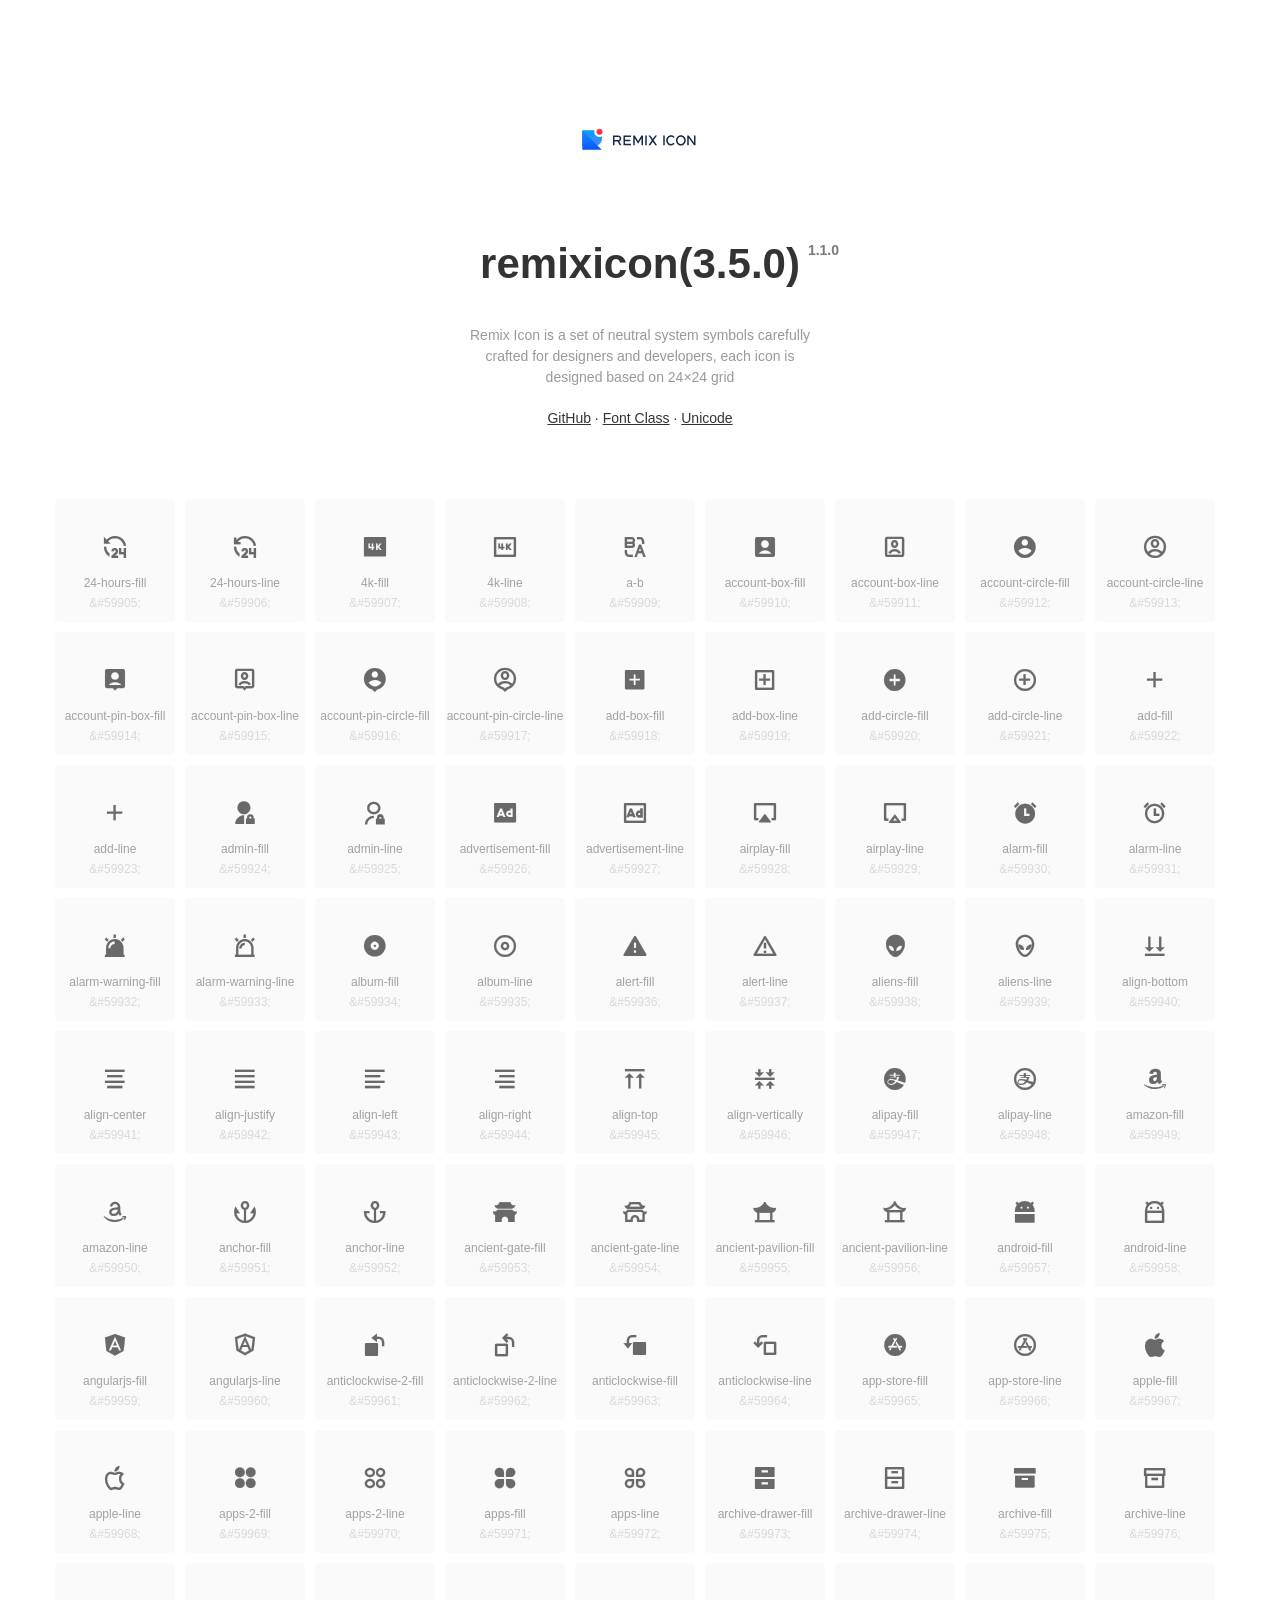
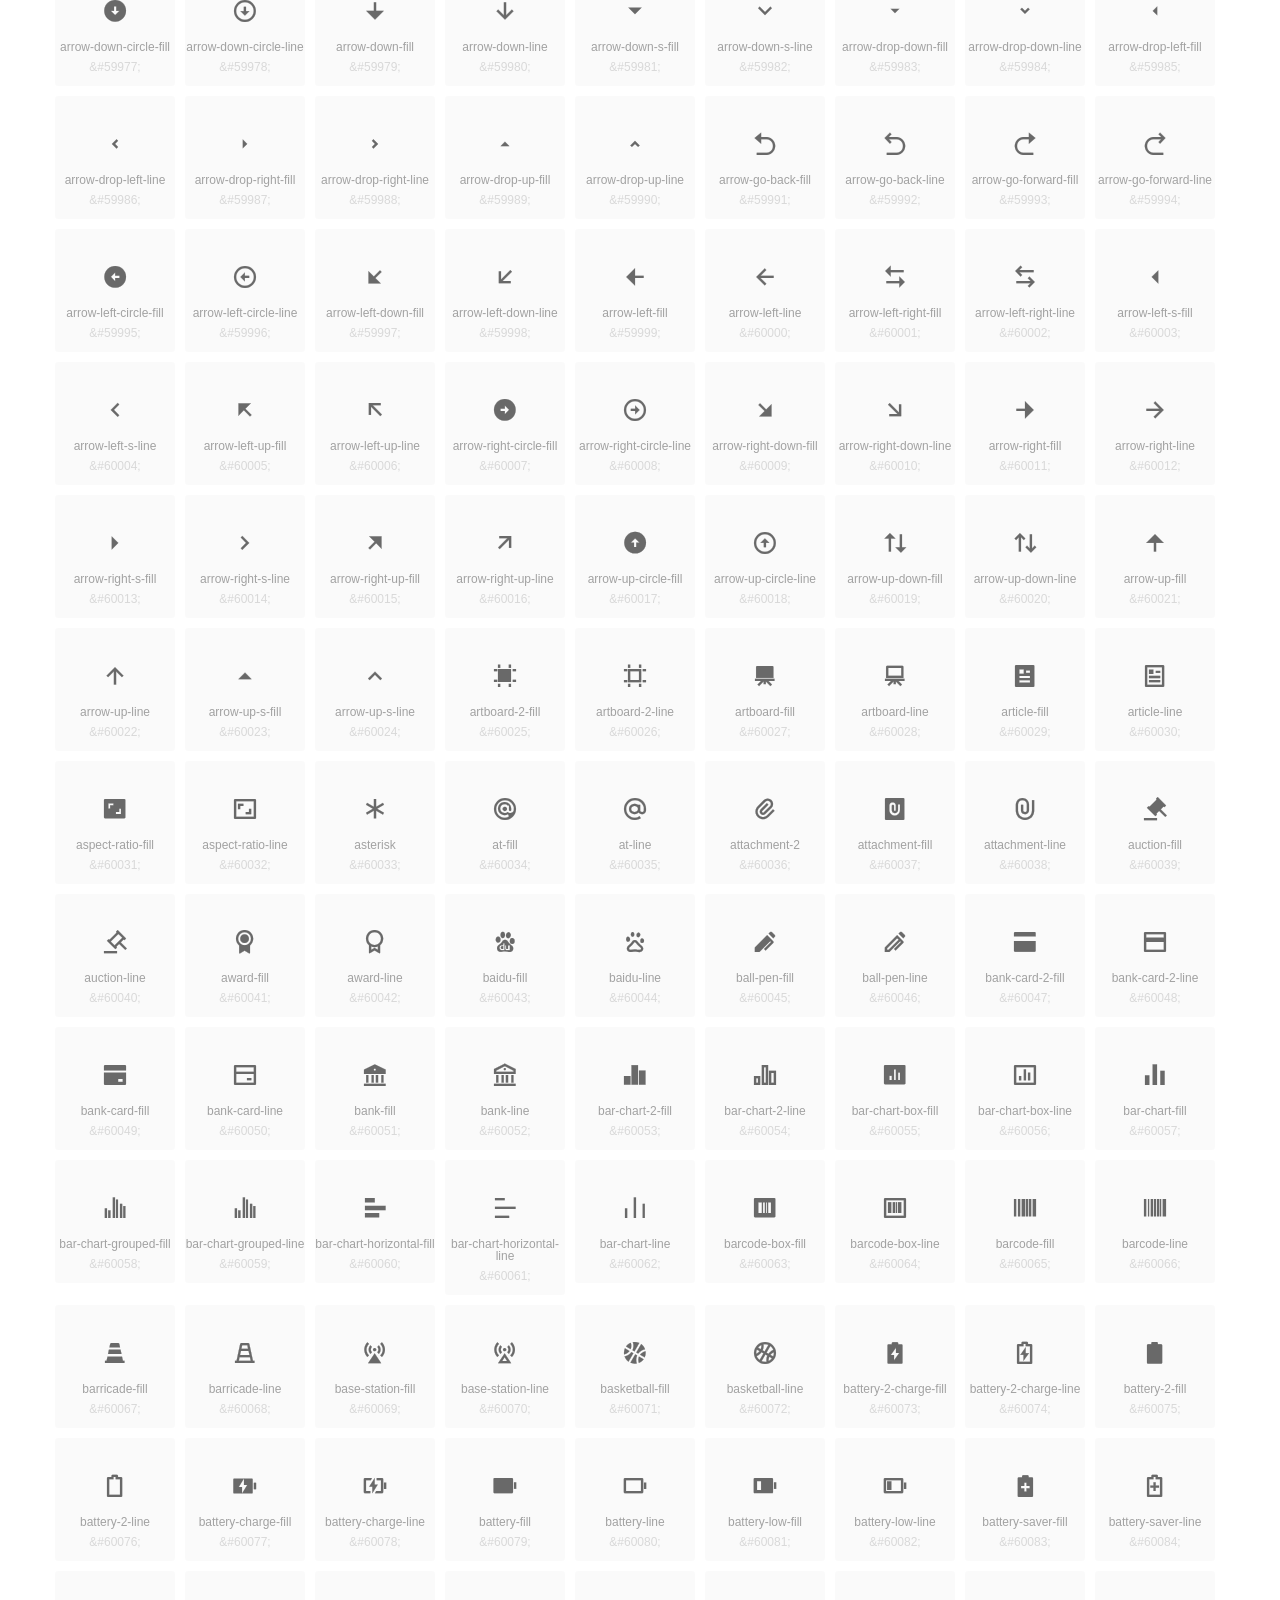
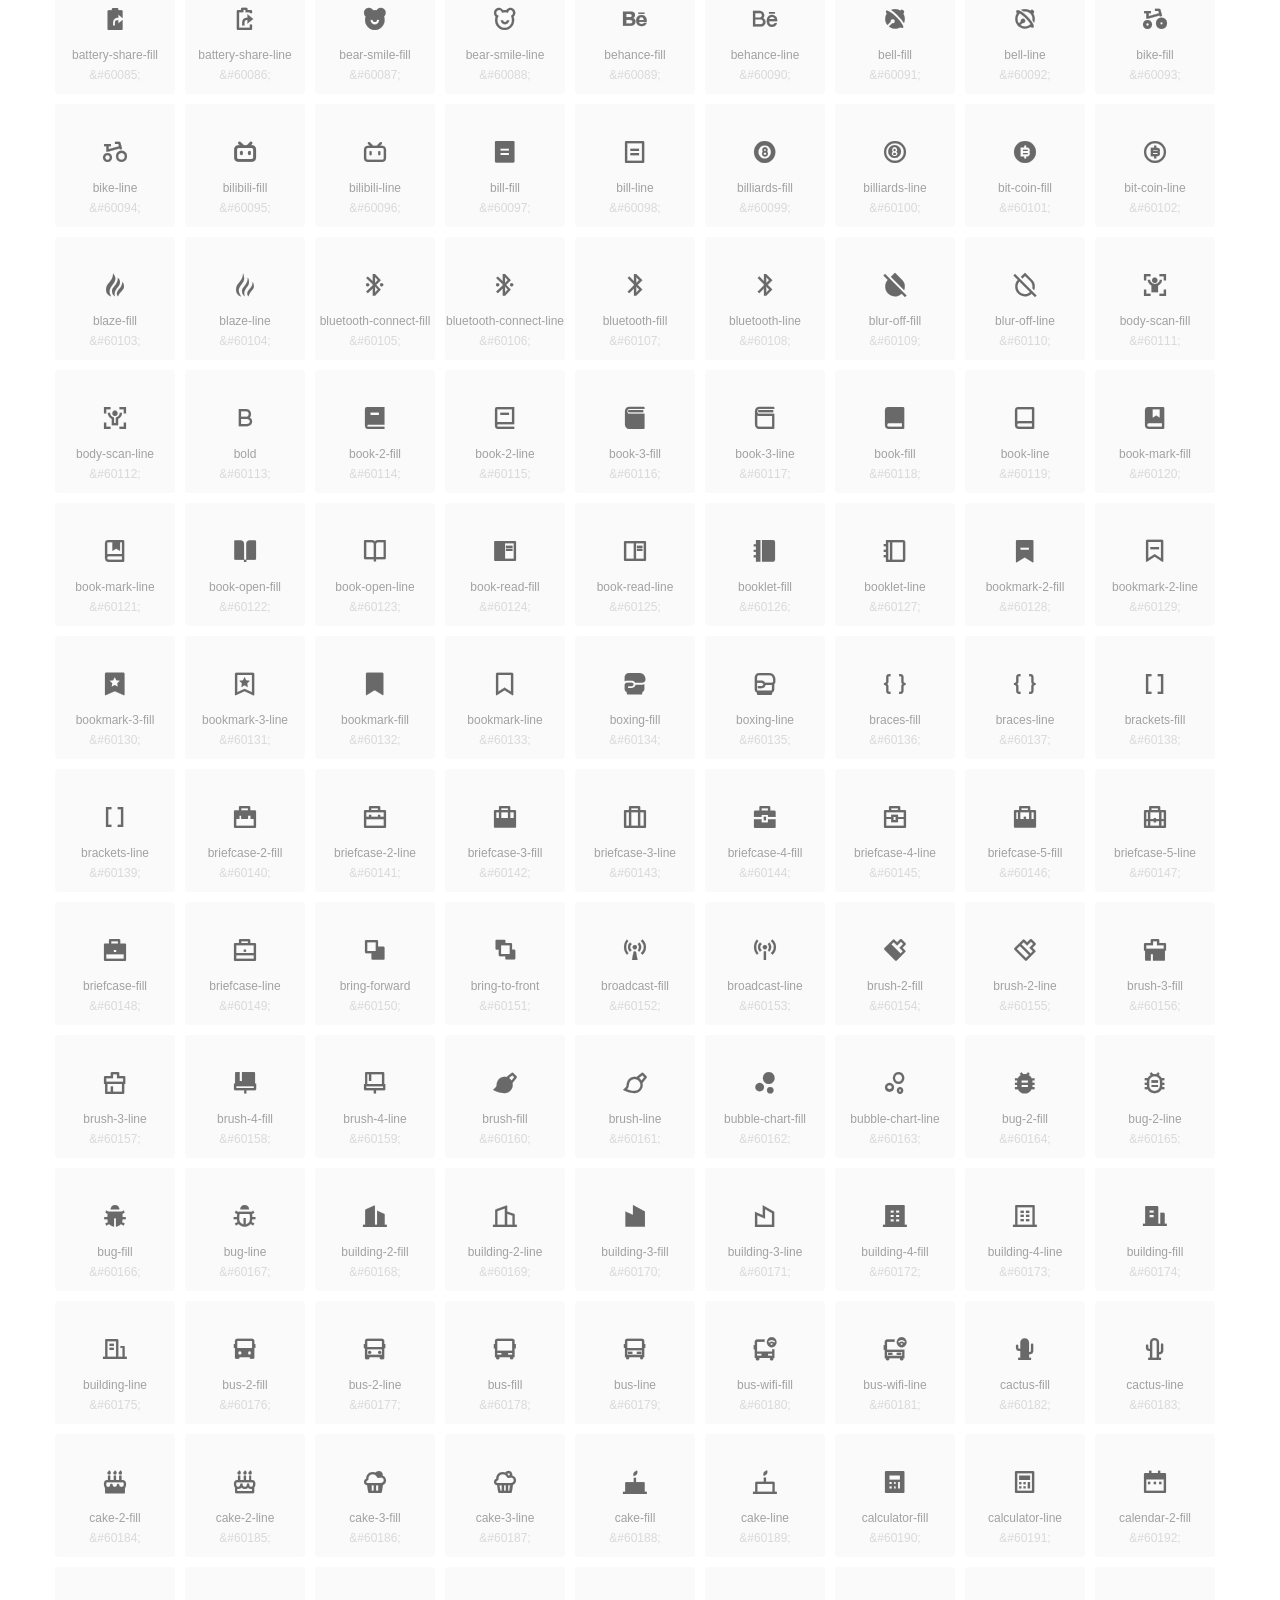
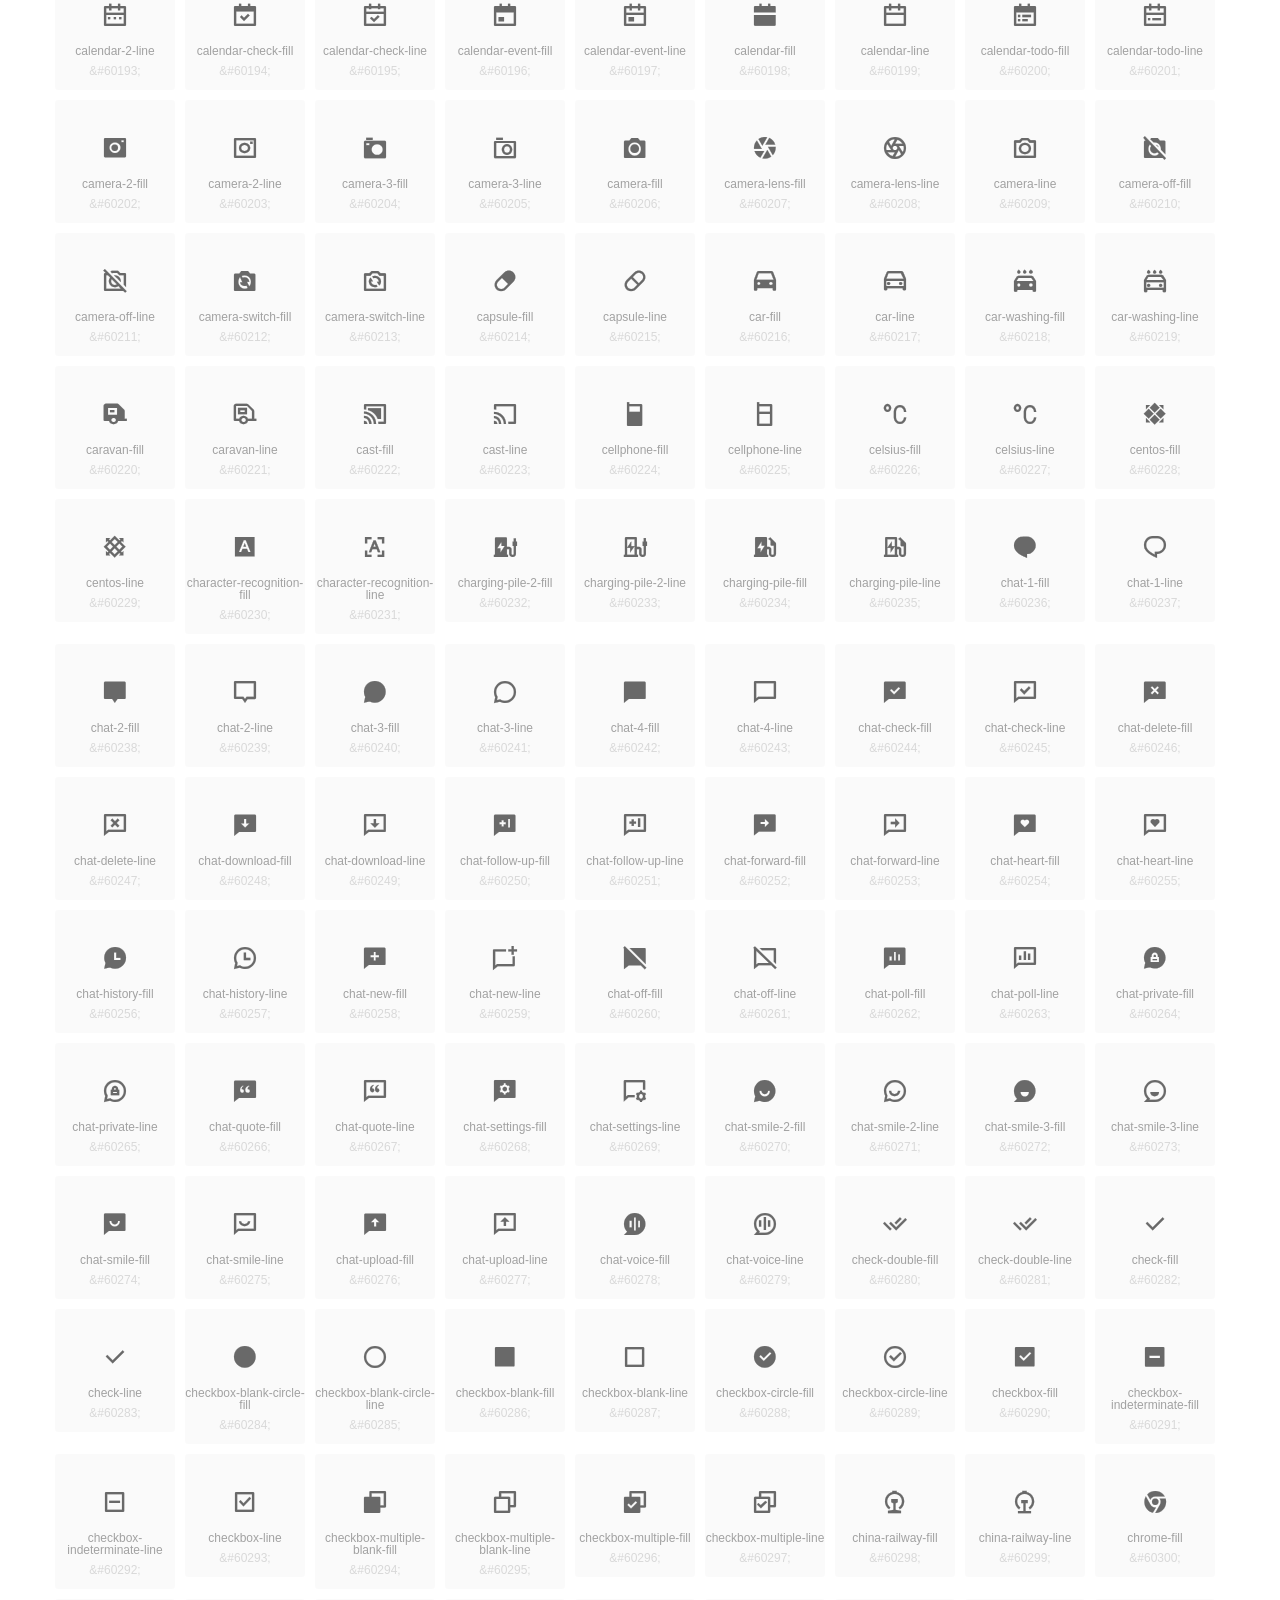
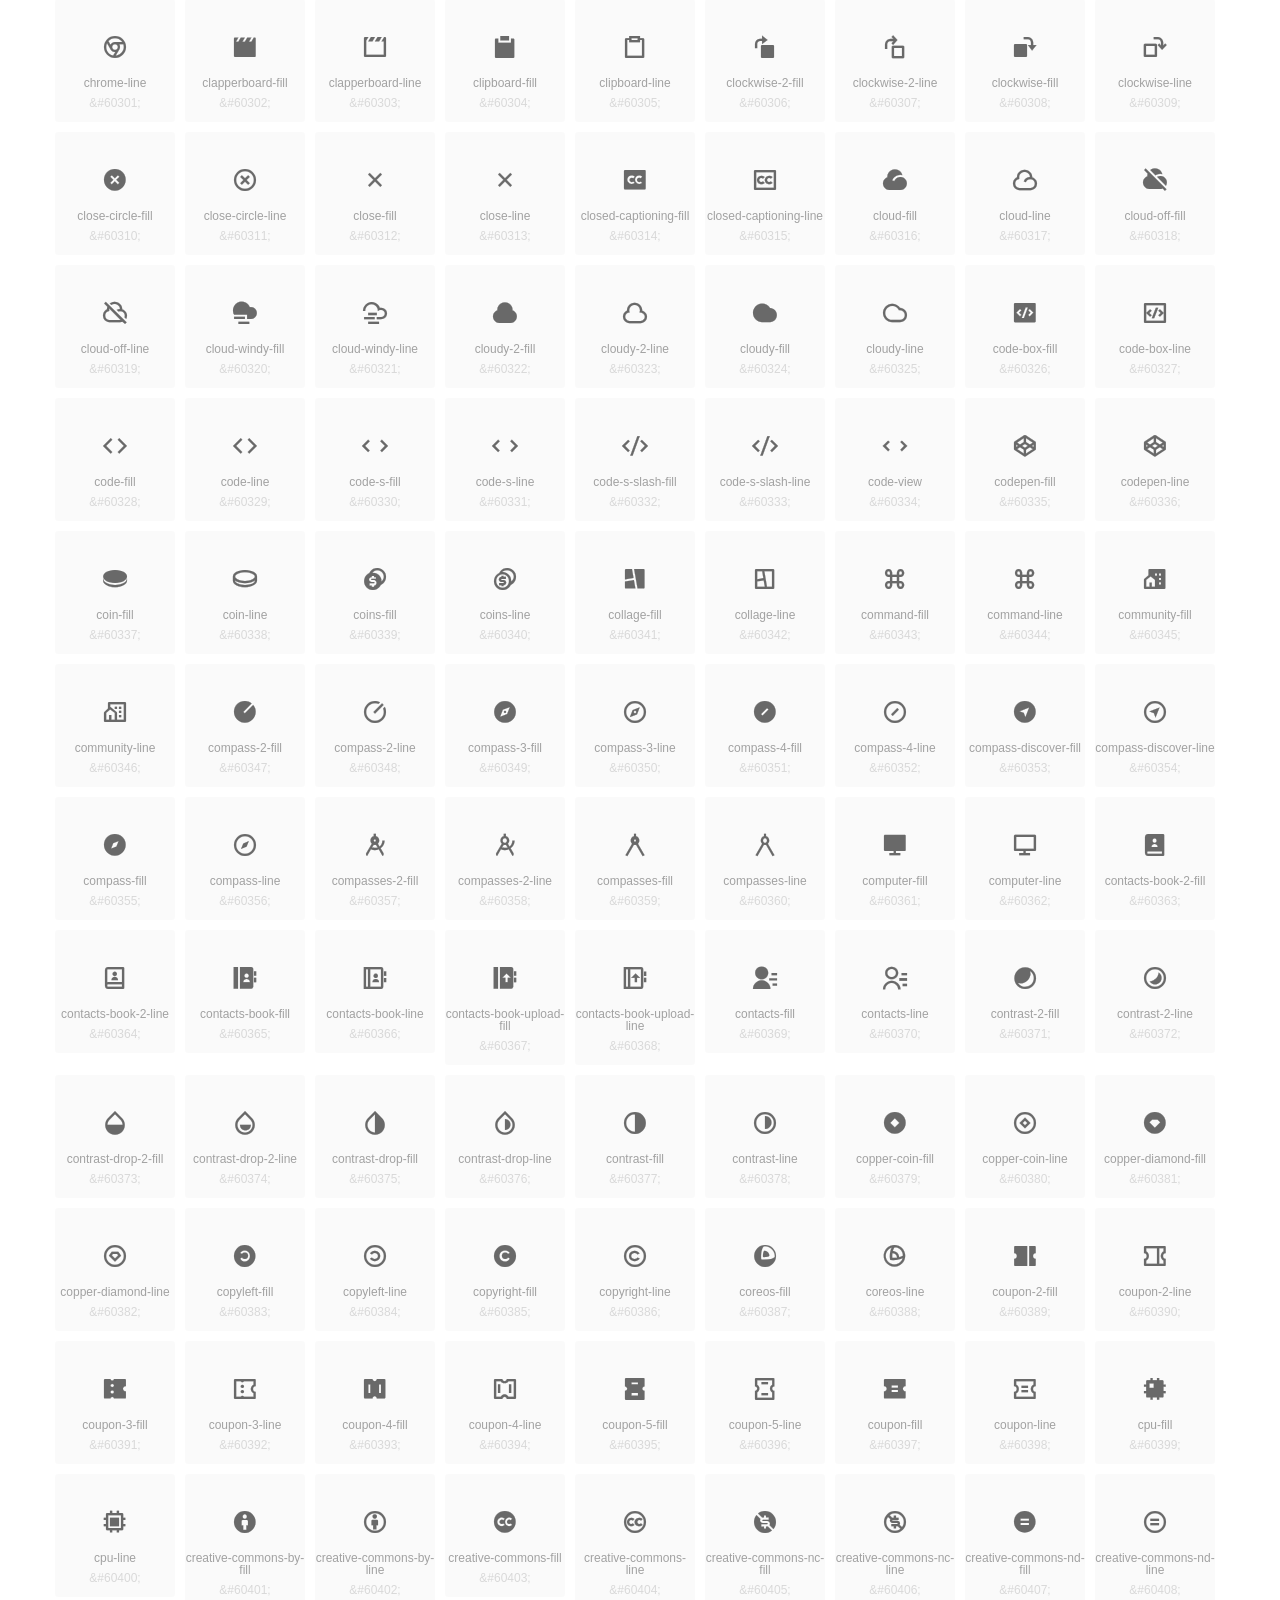
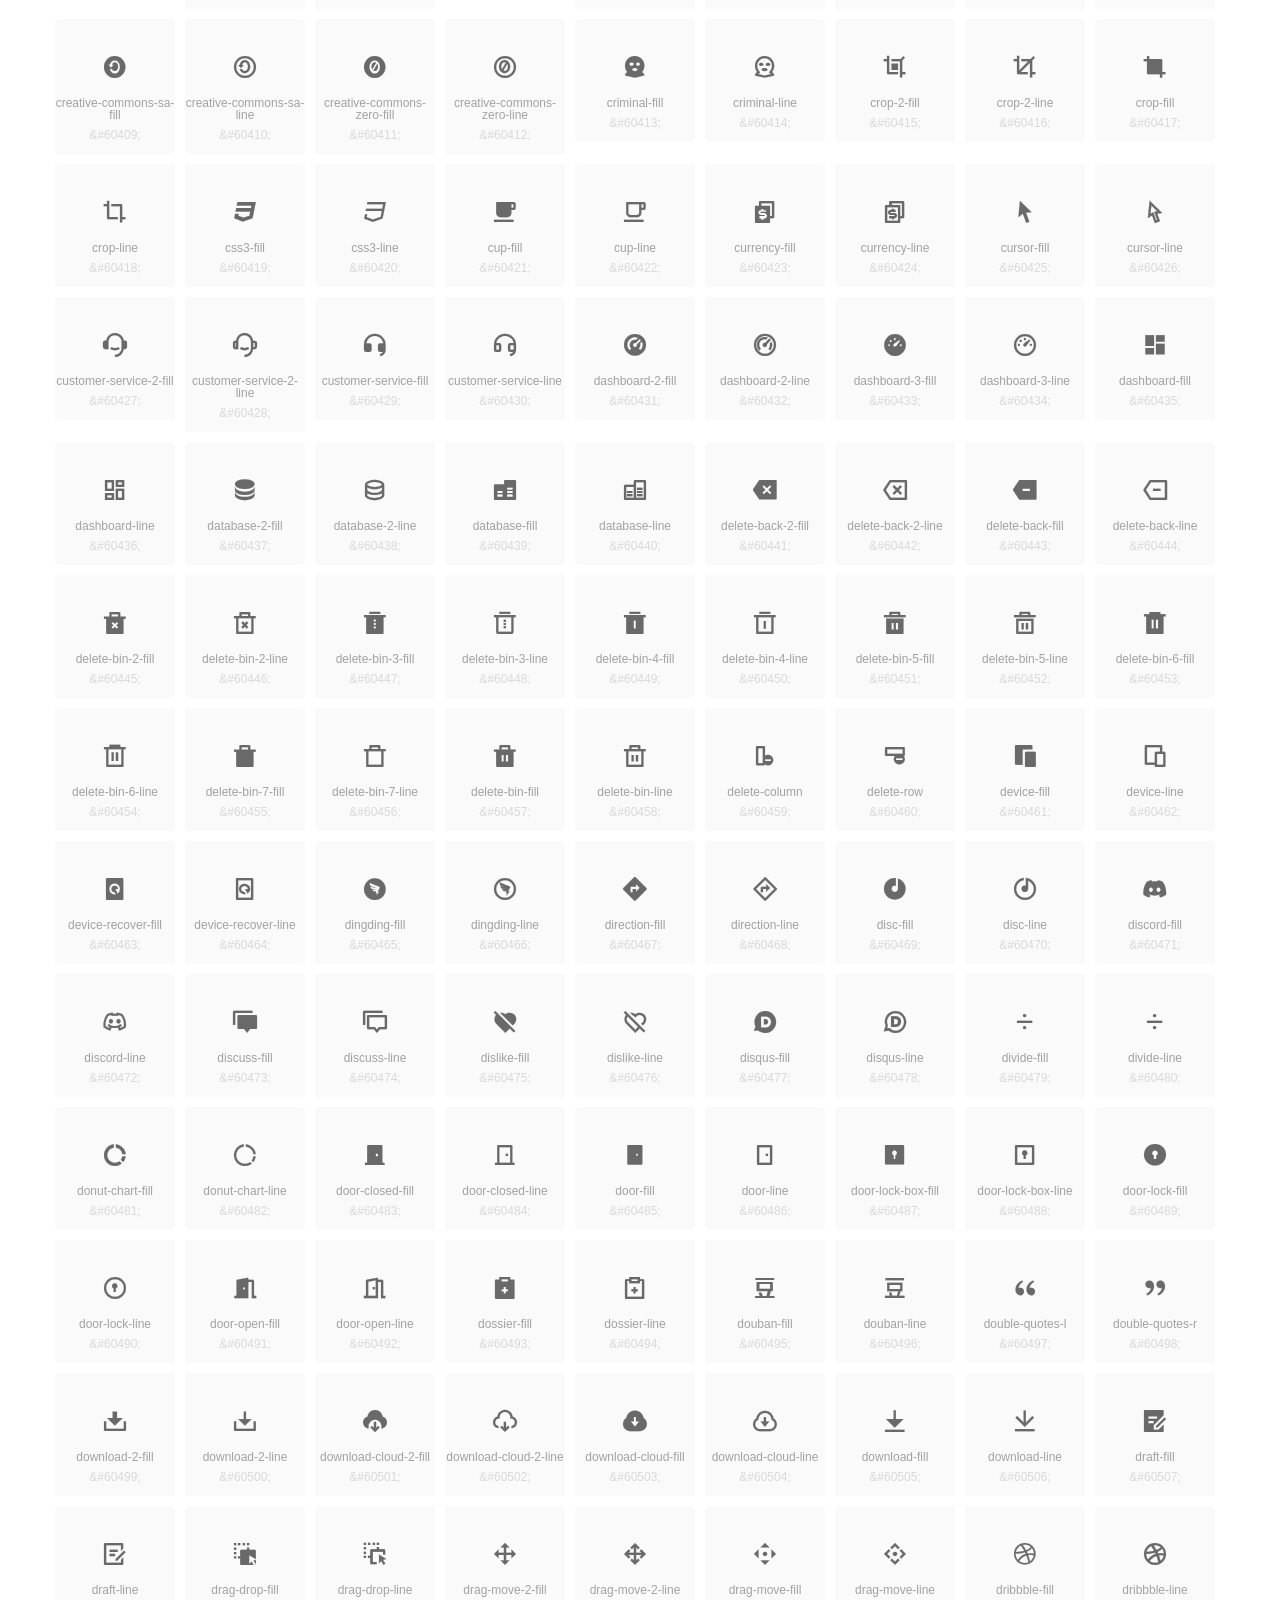
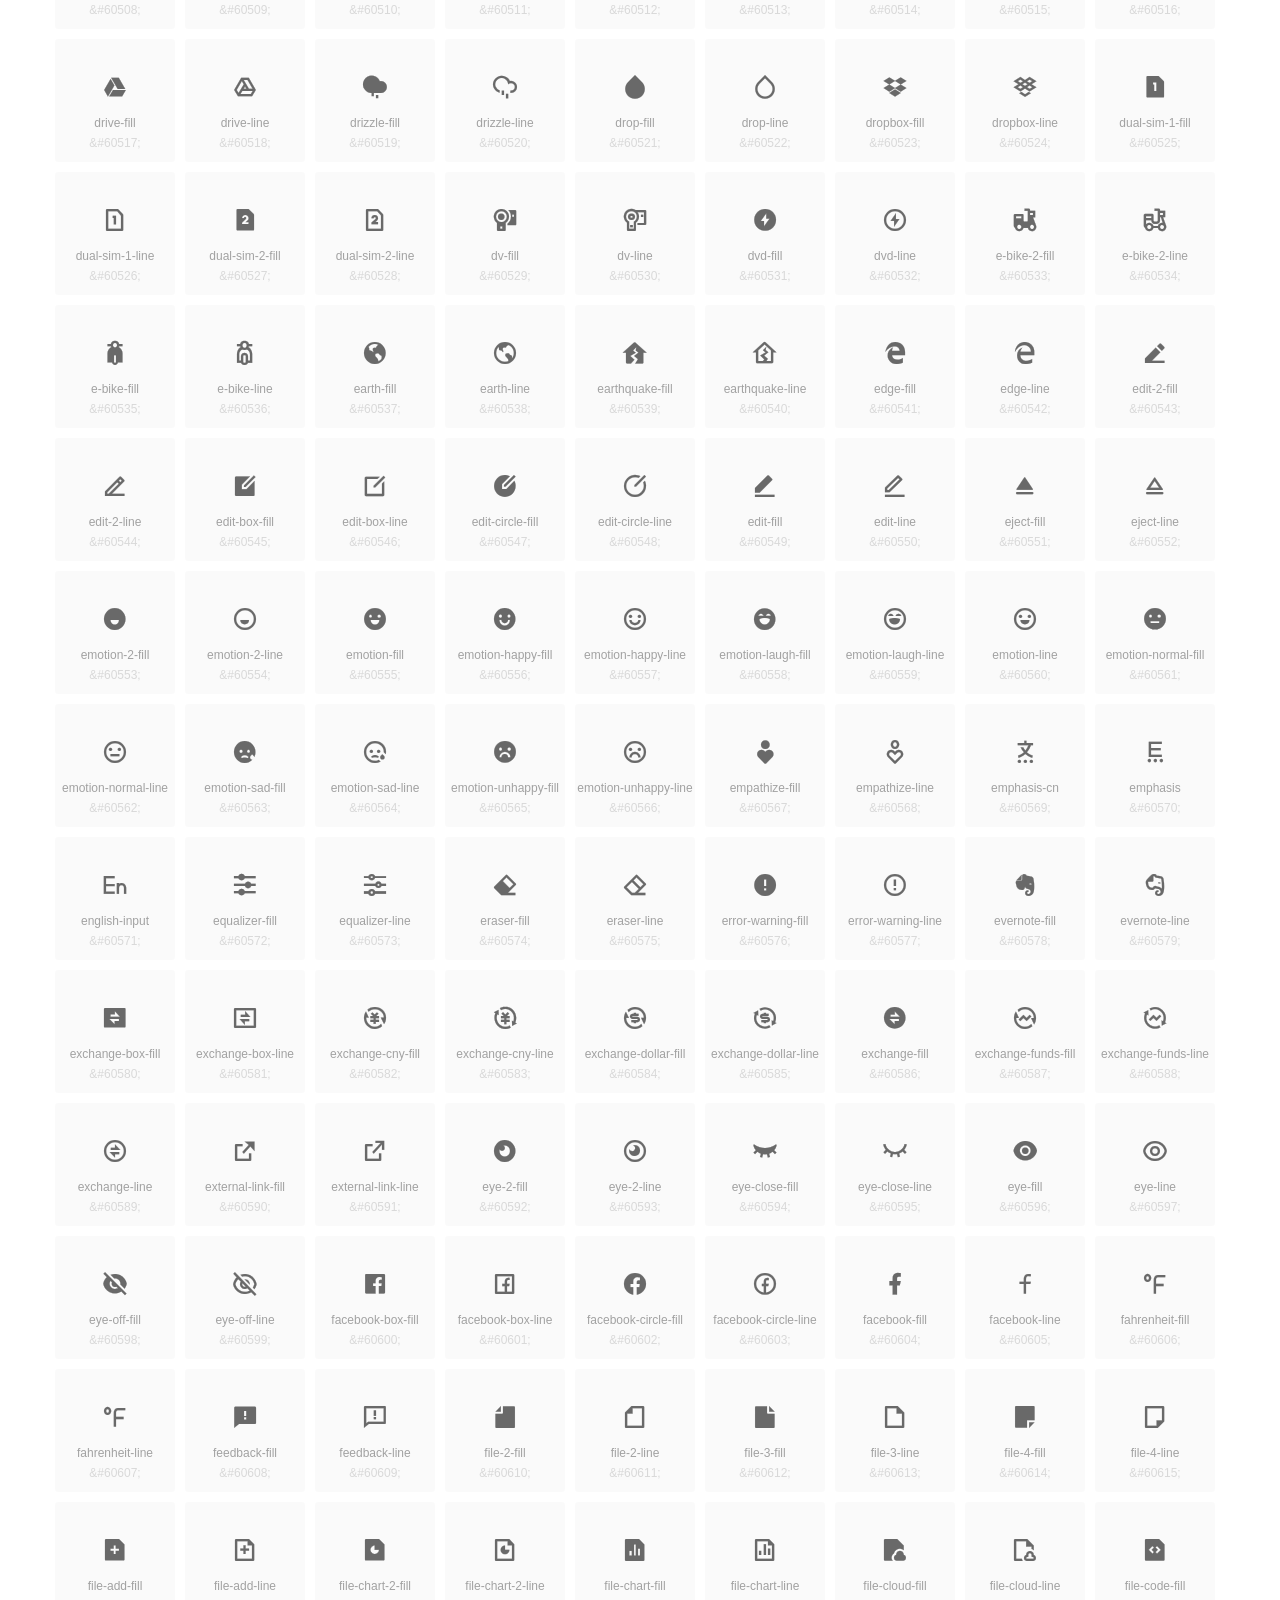
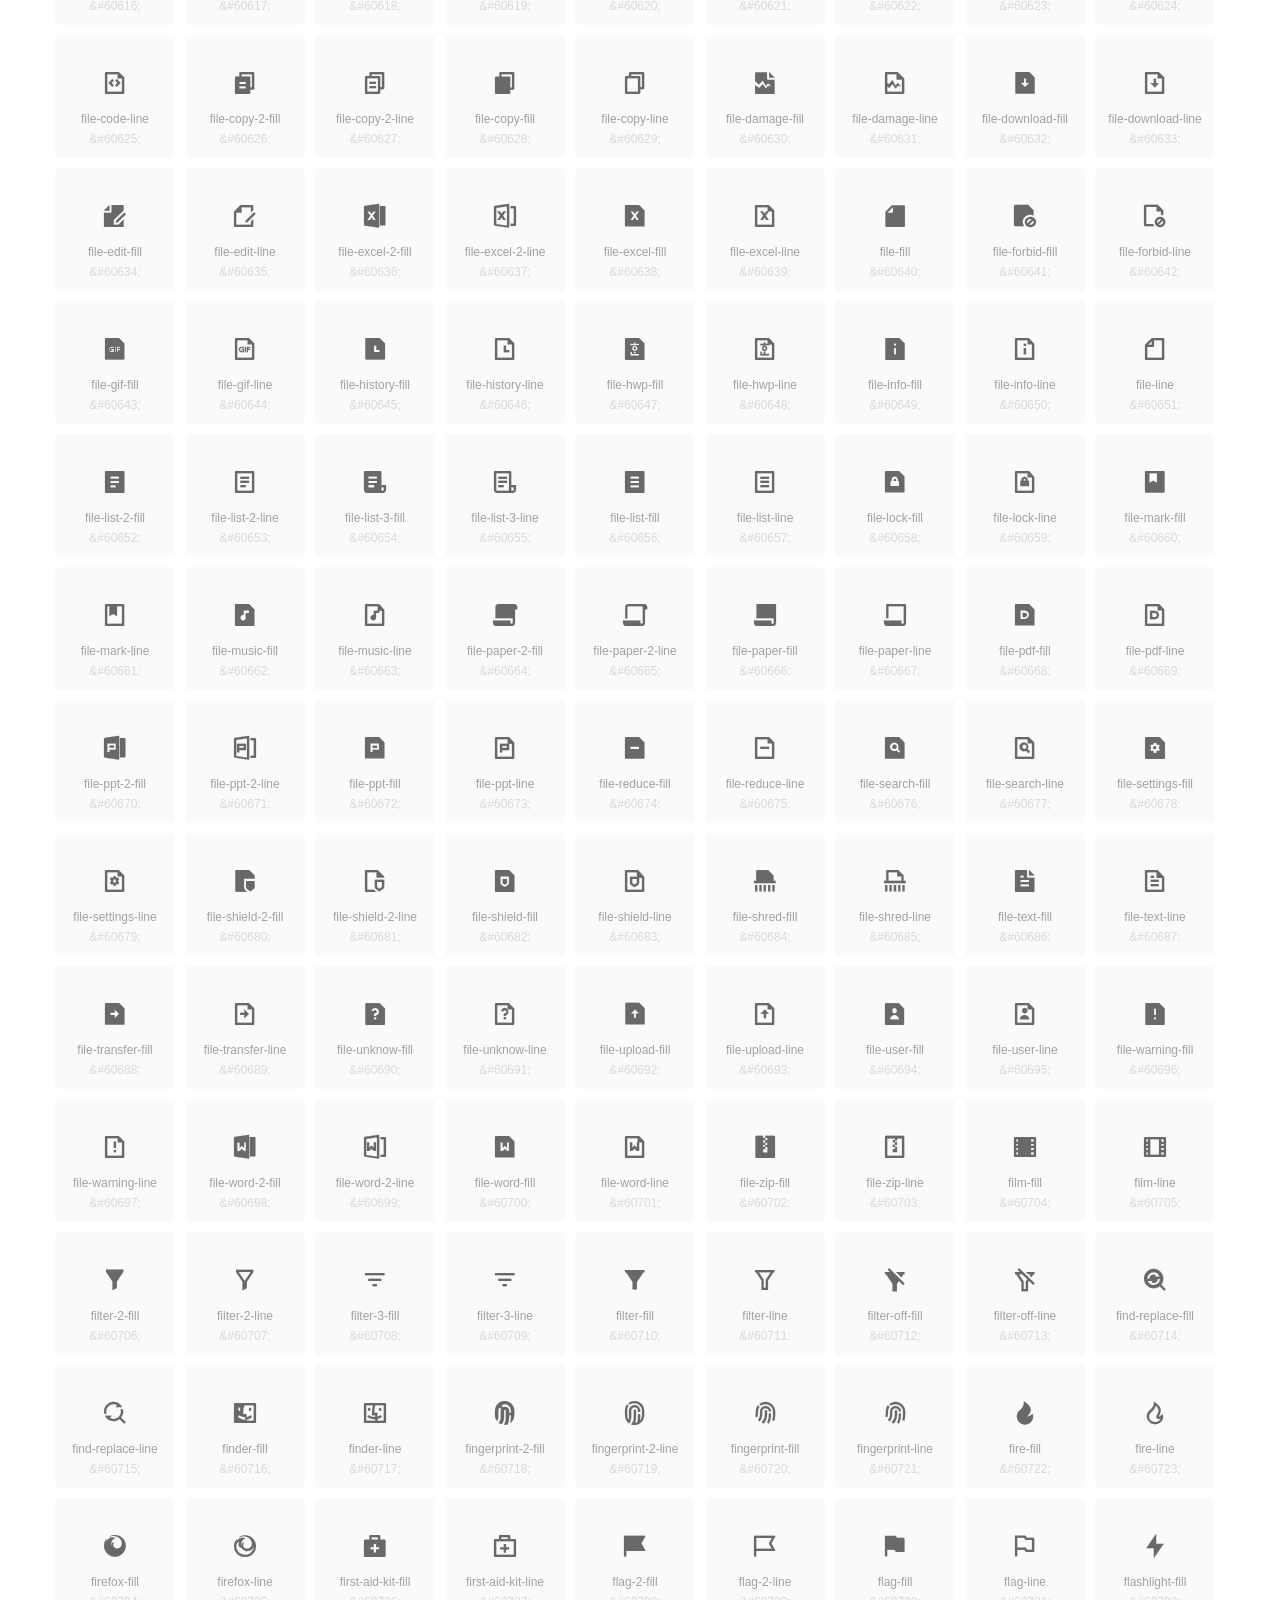
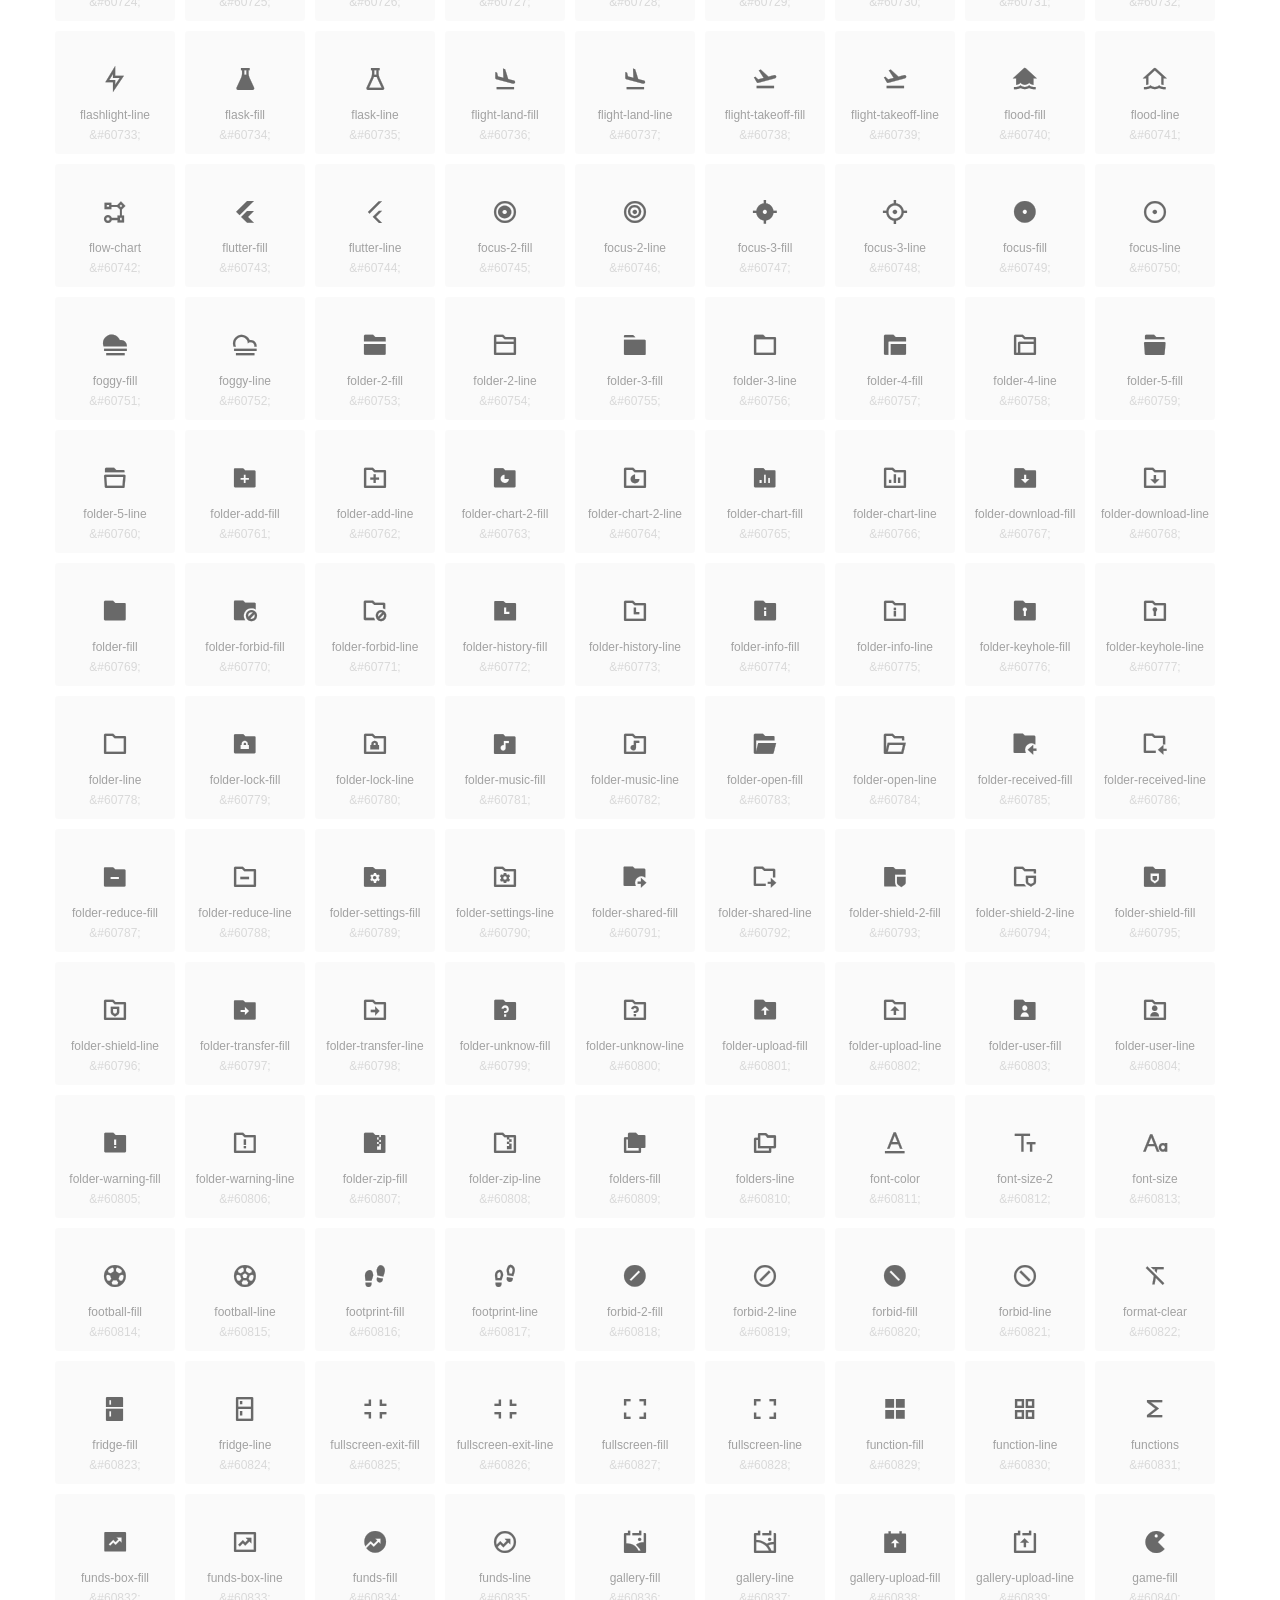
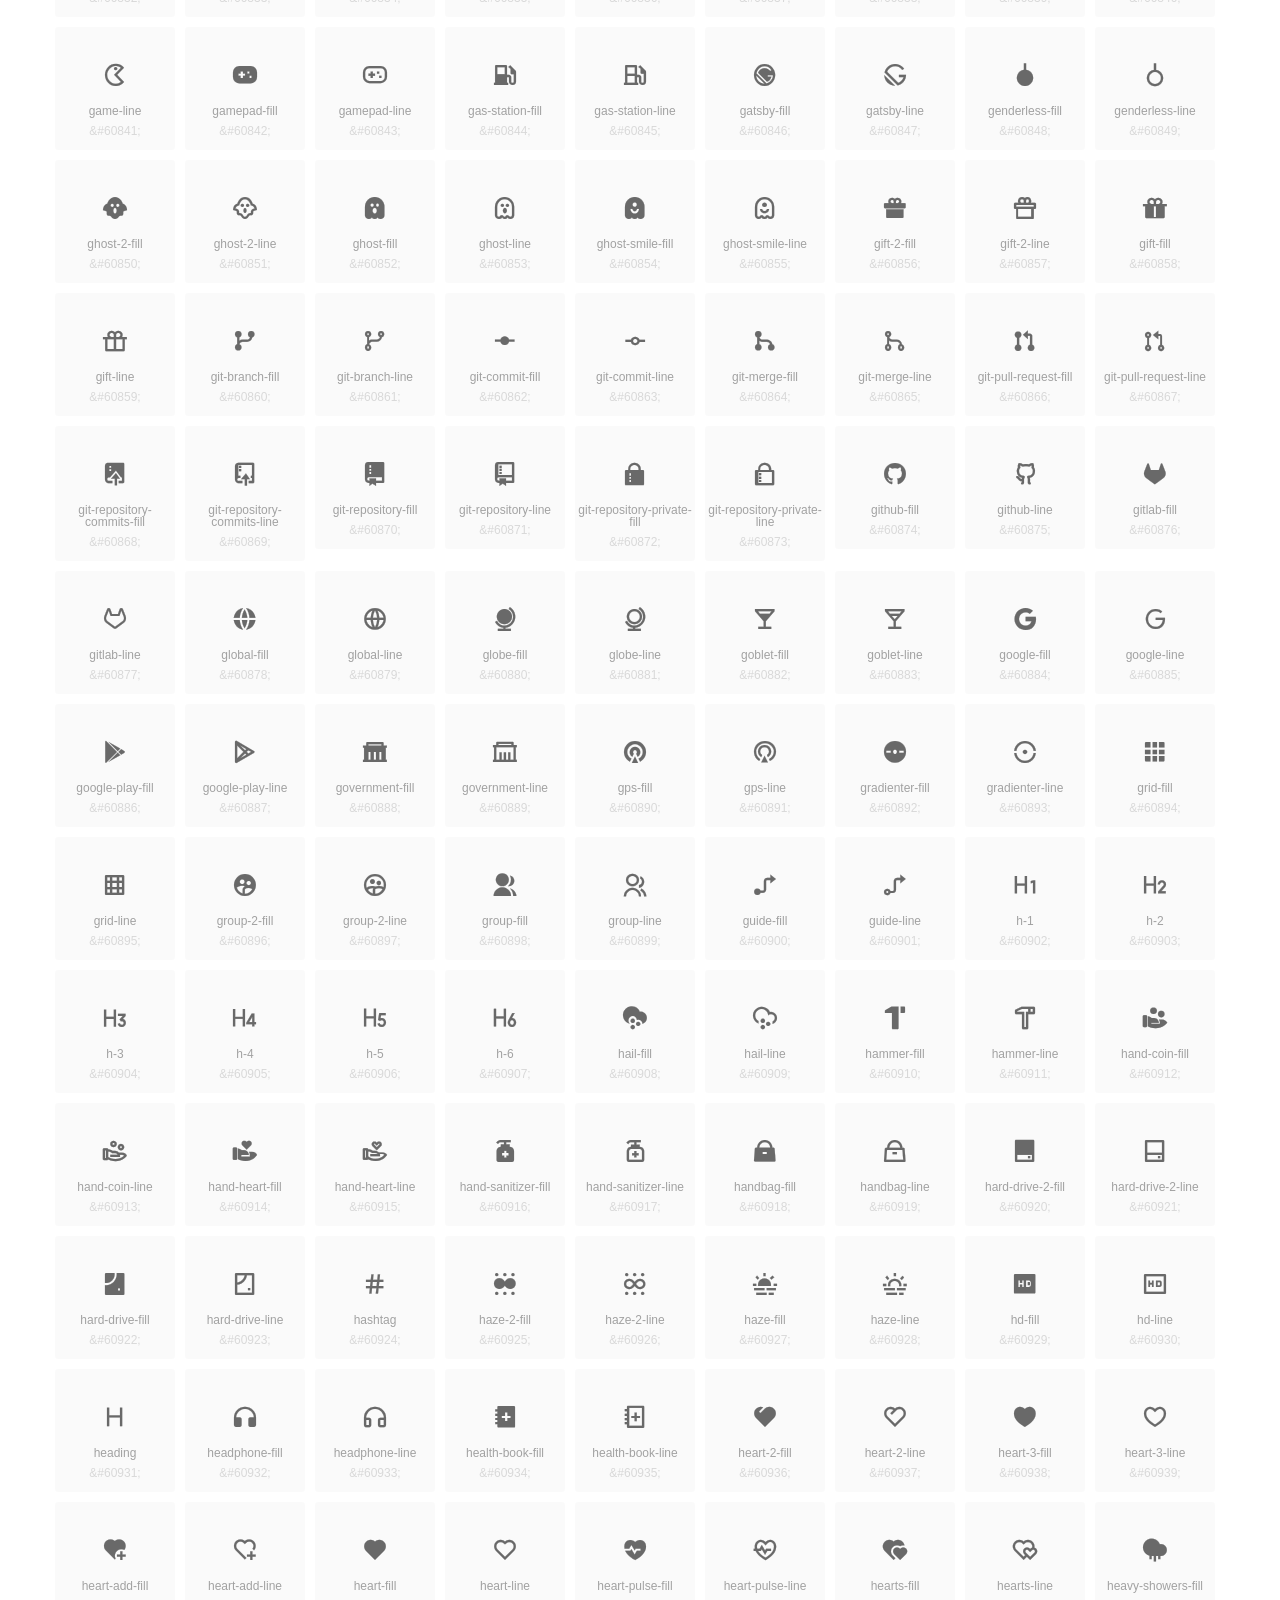
<file: assets/fonts/unicode.html>
<!DOCTYPE html>
<html lang="zxx">

<!-- Mirrored from travelloo.vercel.app/template/assets/fonts/unicode.html by HTTrack Website Copier/3.x [XR&CO'2014], Sun, 06 Oct 2024 10:45:50 GMT -->
<!-- Added by HTTrack --><meta http-equiv="content-type" content="text/html;charset=utf-8" /><!-- /Added by HTTrack -->
<head>
  <meta charset="UTF-8">
  <title>remixicon(3.5.0)</title>
  <meta name="viewport" content="width=device-width,minimum-scale=1.0,maximum-scale=1.0,user-scalable=no">
   
  <meta name="description" content="Remix Icon is a set of neutral system symbols carefully crafted for designers and developers, each icon is designed based on 24×24 grid">
   
  <meta name="keywords" content="remixicon,TTF,EOT,WOFF,WOFF2,SVG">
  
  
  
  <style>
    *{margin: 0;padding: 0;list-style: none;}
    body { color: #696969; font: 12px/1.5 tahoma, arial, \5b8b\4f53, sans-serif; }
    a { color: #333; text-decoration: underline; }
    a:hover { color: rgb(9, 73, 209); }
    .header { color: #333; text-align: center; padding: 80px 0 60px 0; min-height: 153px; font-size: 14px; }
    .header .logo svg { height: 120px; width: 120px; }
    .header h1 { font-size: 42px; padding: 26px 0 10px 0; }
    .header sup {font-size: 14px; margin: 8px 0 0 8px; position: absolute; color: #7b7b7b; }
    .info {
      color: #999;
      font-weight: normal;
      max-width: 346px;
      margin: 0 auto;
      padding: 20px 0;
      font-size: 14px;
    }

    .icons { max-width: 1190px; margin: 0 auto; }
    .icons ul { text-align: center; }
    .icons ul li {
      vertical-align: top;
      width: 120px;
      display: inline-block;
      text-align: center;
      background-color: rgba(0,0,0,.02);
      border-radius: 3px;
      padding: 29px 0 10px 0;
      margin-right: 10px;
      margin-top: 10px;
      transition: all 0.6s ease;
    }
    .icons ul li:hover { background-color: rgba(0,0,0,.06); }
    .icons ul li:hover span { color: #3c75e4; opacity: 1; }
    .icons ul li .unicode { color: #8c8c8c; opacity: 0.3; }
    .icons ul li h4 {
      font-weight: normal;
      padding: 10px 0 5px 0;
      display: block;
      color: #8c8c8c;
      font-size: 14px;
      line-height: 12px;
      opacity: 0.8;
    }
    .icons ul li:hover h4 { opacity: 1; }
    .icons ul li svg { width: 24px; height: 24px; }
    .icons ul li:hover { color: #3c75e4; }
    .footer { text-align: center; padding: 10px 0 90px 0; }
    .footer a { text-align: center; padding: 10px 0 90px 0; color: #696969;}
    .footer a:hover { color: #0949d1; }
    .links { text-align: center; padding: 50px 0 0 0; font-size: 14px; }
    
    
    .icons ul .unicode-icon span { display: block; }
    .icons ul .unicode-icon h4 { font-size: 12px; }
    @font-face {
      font-family: "remixicon";
      src: url("remixicon.eot");
      /* IE9*/
      src: url("remixicon.eot#iefix") format("embedded-opentype"),
      /* IE6-IE8 */
      url("remixiconc831.woff2?1690730386095") format("woff2"),
      url("remixiconc831.woff?1690730386095") format("woff"),
      /* chrome, firefox */
      url("remixiconc831.ttf?1690730386095") format("truetype"),
      /* chrome, firefox, opera, Safari, Android, iOS 4.2+*/
      url("remixicon.svg#remixicon?1690730386095") format("svg");
      /* iOS 4.1- */
    }
    .iconfont {
      font-family: "remixicon" !important;
      font-size: 26px;
      font-style: normal;
      -webkit-font-smoothing: antialiased;
      -webkit-text-stroke-width: 0.2px;
      -moz-osx-font-smoothing: grayscale;
    }
    
    
  </style>
  
</head>

<body>
  
  <div class="header">
    
    <div class="logo">
      <a href="index.html"><svg width="160" height="32" viewBox="0 0 160 32" fill="none" xmlns="http://www.w3.org/2000/svg">
<path d="M121.5 9.80005C123.33 9.80005 124.984 10.5797 126.165 11.8344L124.75 13.2496C123.929 12.3549 122.773 11.8 121.5 11.8C119.029 11.8 117 13.891 117 16.5C117 19.1091 119.029 21.2 121.5 21.2C122.773 21.2 123.929 20.6452 124.75 19.7505L126.165 21.1657C124.984 22.4204 123.33 23.2 121.5 23.2C117.91 23.2 115 20.2004 115 16.5C115 12.7997 117.91 9.80005 121.5 9.80005Z" fill="#1A2947"/>
<path d="M113 10V23H111V10H113Z" fill="#1A2947"/>
<path d="M154 23V9.99988H152L152 19.6019L144.997 9.99988L143 10.0039V23H145L145 13.3969L152 23H154Z" fill="#1A2947"/>
<path d="M68 10V12H60V15.5H67V17.5H60V21H68V23H58V10H68Z" fill="#1A2947"/>
<path d="M82 10L77.4999 17.201L73 10H71V23H73V13.775L77.4999 20.975L82 13.773V23H84V10H82Z" fill="#1A2947"/>
<path d="M89 10V23H87V10H89Z" fill="#1A2947"/>
<path d="M96.9999 14.7565L93.6689 9.99951H91.2279L95.7789 16.4995L91.2289 22.9995H93.6689L96.9999 18.2435L100.33 22.9995H102.772L98.2209 16.4995L102.773 9.99951H100.33L96.9999 14.7565Z" fill="#1A2947"/>
<path fill-rule="evenodd" clip-rule="evenodd" d="M141 16.5C141 12.7997 138.09 9.80005 134.5 9.80005C130.91 9.80005 128 12.7997 128 16.5C128 20.2004 130.91 23.2 134.5 23.2C138.09 23.2 141 20.2004 141 16.5ZM130 16.5C130 13.891 132.029 11.8 134.5 11.8C136.971 11.8 139 13.891 139 16.5C139 19.1091 136.971 21.2 134.5 21.2C132.029 21.2 130 19.1091 130 16.5Z" fill="#1A2947"/>
<path fill-rule="evenodd" clip-rule="evenodd" d="M51 10C53.2091 10 55 11.7909 55 14C55 15.7175 53.9176 17.1821 52.3977 17.749L55.1901 22.999H52.9251L50.267 18H46V23H44V10H51ZM46 11.999V15.999L51 16C52.1046 16 53 15.1046 53 14C53 12.8955 52.1 12 51 12L46 11.999Z" fill="#1A2947"/>
<path fill-rule="evenodd" clip-rule="evenodd" d="M19.2887 3.00389C19.1928 3.0013 19.0965 3 19 3H3V24H19C24.799 24 29.5 19.299 29.5 13.5C29.5 12.7108 29.4129 11.942 29.2479 11.2025C28.2772 11.7119 27.1722 12 26 12C22.134 12 19 8.86599 19 5C19 4.30645 19.1009 3.63646 19.2887 3.00389Z" fill="url(#paint0_linear_960_1054)"/>
<g filter="url(#filter0_b_960_1054)">
<path fill-rule="evenodd" clip-rule="evenodd" d="M3 3L29 29H3V3Z" fill="url(#paint1_linear_960_1054)"/>
</g>
<circle cx="26" cy="5" r="4" fill="url(#paint2_linear_960_1054)"/>
<defs>
<filter id="filter0_b_960_1054" x="-2.43656" y="-2.43656" width="36.8731" height="36.8731" filterUnits="userSpaceOnUse" color-interpolation-filters="sRGB">
<feFlood flood-opacity="0" result="BackgroundImageFix"/>
<feGaussianBlur in="BackgroundImage" stdDeviation="2.71828"/>
<feComposite in2="SourceAlpha" operator="in" result="effect1_backgroundBlur_960_1054"/>
<feBlend mode="normal" in="SourceGraphic" in2="effect1_backgroundBlur_960_1054" result="shape"/>
</filter>
<linearGradient id="paint0_linear_960_1054" x1="3" y1="3" x2="3" y2="24" gradientUnits="userSpaceOnUse">
<stop stop-color="#05A0FA"/>
<stop offset="1" stop-color="#4785FF"/>
</linearGradient>
<linearGradient id="paint1_linear_960_1054" x1="3" y1="3" x2="3" y2="29" gradientUnits="userSpaceOnUse">
<stop stop-color="#1A8CFF"/>
<stop offset="1" stop-color="#0557FA"/>
</linearGradient>
<linearGradient id="paint2_linear_960_1054" x1="22" y1="1" x2="22" y2="9" gradientUnits="userSpaceOnUse">
<stop stop-color="#FF463A"/>
<stop offset="1" stop-color="#FF1F5A"/>
</linearGradient>
</defs>
</svg>
</a>
    </div>
    
    <h1>remixicon(3.5.0)<sup>1.1.0</sup></h1>
    <div class="info">
      Remix Icon is a set of neutral system symbols carefully crafted for designers and developers, each icon is designed based on 24×24 grid
    </div>
    <p>
      
      <a href="https://github.com/Remix-Design/remixicon.git">GitHub</a> · 
      
      <a href="index-2.html">Font Class</a> · 
      
      <a href="unicode.html">Unicode</a>
      
    </p>
  </div>
  <div class="icons">
    <ul>
      <li class="unicode-icon"><span class="iconfont"></span><h4>24-hours-fill</h4><span class="unicode">&amp;#59905;</span></li><li class="unicode-icon"><span class="iconfont"></span><h4>24-hours-line</h4><span class="unicode">&amp;#59906;</span></li><li class="unicode-icon"><span class="iconfont"></span><h4>4k-fill</h4><span class="unicode">&amp;#59907;</span></li><li class="unicode-icon"><span class="iconfont"></span><h4>4k-line</h4><span class="unicode">&amp;#59908;</span></li><li class="unicode-icon"><span class="iconfont"></span><h4>a-b</h4><span class="unicode">&amp;#59909;</span></li><li class="unicode-icon"><span class="iconfont"></span><h4>account-box-fill</h4><span class="unicode">&amp;#59910;</span></li><li class="unicode-icon"><span class="iconfont"></span><h4>account-box-line</h4><span class="unicode">&amp;#59911;</span></li><li class="unicode-icon"><span class="iconfont"></span><h4>account-circle-fill</h4><span class="unicode">&amp;#59912;</span></li><li class="unicode-icon"><span class="iconfont"></span><h4>account-circle-line</h4><span class="unicode">&amp;#59913;</span></li><li class="unicode-icon"><span class="iconfont"></span><h4>account-pin-box-fill</h4><span class="unicode">&amp;#59914;</span></li><li class="unicode-icon"><span class="iconfont"></span><h4>account-pin-box-line</h4><span class="unicode">&amp;#59915;</span></li><li class="unicode-icon"><span class="iconfont"></span><h4>account-pin-circle-fill</h4><span class="unicode">&amp;#59916;</span></li><li class="unicode-icon"><span class="iconfont"></span><h4>account-pin-circle-line</h4><span class="unicode">&amp;#59917;</span></li><li class="unicode-icon"><span class="iconfont"></span><h4>add-box-fill</h4><span class="unicode">&amp;#59918;</span></li><li class="unicode-icon"><span class="iconfont"></span><h4>add-box-line</h4><span class="unicode">&amp;#59919;</span></li><li class="unicode-icon"><span class="iconfont"></span><h4>add-circle-fill</h4><span class="unicode">&amp;#59920;</span></li><li class="unicode-icon"><span class="iconfont"></span><h4>add-circle-line</h4><span class="unicode">&amp;#59921;</span></li><li class="unicode-icon"><span class="iconfont"></span><h4>add-fill</h4><span class="unicode">&amp;#59922;</span></li><li class="unicode-icon"><span class="iconfont"></span><h4>add-line</h4><span class="unicode">&amp;#59923;</span></li><li class="unicode-icon"><span class="iconfont"></span><h4>admin-fill</h4><span class="unicode">&amp;#59924;</span></li><li class="unicode-icon"><span class="iconfont"></span><h4>admin-line</h4><span class="unicode">&amp;#59925;</span></li><li class="unicode-icon"><span class="iconfont"></span><h4>advertisement-fill</h4><span class="unicode">&amp;#59926;</span></li><li class="unicode-icon"><span class="iconfont"></span><h4>advertisement-line</h4><span class="unicode">&amp;#59927;</span></li><li class="unicode-icon"><span class="iconfont"></span><h4>airplay-fill</h4><span class="unicode">&amp;#59928;</span></li><li class="unicode-icon"><span class="iconfont"></span><h4>airplay-line</h4><span class="unicode">&amp;#59929;</span></li><li class="unicode-icon"><span class="iconfont"></span><h4>alarm-fill</h4><span class="unicode">&amp;#59930;</span></li><li class="unicode-icon"><span class="iconfont"></span><h4>alarm-line</h4><span class="unicode">&amp;#59931;</span></li><li class="unicode-icon"><span class="iconfont"></span><h4>alarm-warning-fill</h4><span class="unicode">&amp;#59932;</span></li><li class="unicode-icon"><span class="iconfont"></span><h4>alarm-warning-line</h4><span class="unicode">&amp;#59933;</span></li><li class="unicode-icon"><span class="iconfont"></span><h4>album-fill</h4><span class="unicode">&amp;#59934;</span></li><li class="unicode-icon"><span class="iconfont"></span><h4>album-line</h4><span class="unicode">&amp;#59935;</span></li><li class="unicode-icon"><span class="iconfont"></span><h4>alert-fill</h4><span class="unicode">&amp;#59936;</span></li><li class="unicode-icon"><span class="iconfont"></span><h4>alert-line</h4><span class="unicode">&amp;#59937;</span></li><li class="unicode-icon"><span class="iconfont"></span><h4>aliens-fill</h4><span class="unicode">&amp;#59938;</span></li><li class="unicode-icon"><span class="iconfont"></span><h4>aliens-line</h4><span class="unicode">&amp;#59939;</span></li><li class="unicode-icon"><span class="iconfont"></span><h4>align-bottom</h4><span class="unicode">&amp;#59940;</span></li><li class="unicode-icon"><span class="iconfont"></span><h4>align-center</h4><span class="unicode">&amp;#59941;</span></li><li class="unicode-icon"><span class="iconfont"></span><h4>align-justify</h4><span class="unicode">&amp;#59942;</span></li><li class="unicode-icon"><span class="iconfont"></span><h4>align-left</h4><span class="unicode">&amp;#59943;</span></li><li class="unicode-icon"><span class="iconfont"></span><h4>align-right</h4><span class="unicode">&amp;#59944;</span></li><li class="unicode-icon"><span class="iconfont"></span><h4>align-top</h4><span class="unicode">&amp;#59945;</span></li><li class="unicode-icon"><span class="iconfont"></span><h4>align-vertically</h4><span class="unicode">&amp;#59946;</span></li><li class="unicode-icon"><span class="iconfont"></span><h4>alipay-fill</h4><span class="unicode">&amp;#59947;</span></li><li class="unicode-icon"><span class="iconfont"></span><h4>alipay-line</h4><span class="unicode">&amp;#59948;</span></li><li class="unicode-icon"><span class="iconfont"></span><h4>amazon-fill</h4><span class="unicode">&amp;#59949;</span></li><li class="unicode-icon"><span class="iconfont"></span><h4>amazon-line</h4><span class="unicode">&amp;#59950;</span></li><li class="unicode-icon"><span class="iconfont"></span><h4>anchor-fill</h4><span class="unicode">&amp;#59951;</span></li><li class="unicode-icon"><span class="iconfont"></span><h4>anchor-line</h4><span class="unicode">&amp;#59952;</span></li><li class="unicode-icon"><span class="iconfont"></span><h4>ancient-gate-fill</h4><span class="unicode">&amp;#59953;</span></li><li class="unicode-icon"><span class="iconfont"></span><h4>ancient-gate-line</h4><span class="unicode">&amp;#59954;</span></li><li class="unicode-icon"><span class="iconfont"></span><h4>ancient-pavilion-fill</h4><span class="unicode">&amp;#59955;</span></li><li class="unicode-icon"><span class="iconfont"></span><h4>ancient-pavilion-line</h4><span class="unicode">&amp;#59956;</span></li><li class="unicode-icon"><span class="iconfont"></span><h4>android-fill</h4><span class="unicode">&amp;#59957;</span></li><li class="unicode-icon"><span class="iconfont"></span><h4>android-line</h4><span class="unicode">&amp;#59958;</span></li><li class="unicode-icon"><span class="iconfont"></span><h4>angularjs-fill</h4><span class="unicode">&amp;#59959;</span></li><li class="unicode-icon"><span class="iconfont"></span><h4>angularjs-line</h4><span class="unicode">&amp;#59960;</span></li><li class="unicode-icon"><span class="iconfont"></span><h4>anticlockwise-2-fill</h4><span class="unicode">&amp;#59961;</span></li><li class="unicode-icon"><span class="iconfont"></span><h4>anticlockwise-2-line</h4><span class="unicode">&amp;#59962;</span></li><li class="unicode-icon"><span class="iconfont"></span><h4>anticlockwise-fill</h4><span class="unicode">&amp;#59963;</span></li><li class="unicode-icon"><span class="iconfont"></span><h4>anticlockwise-line</h4><span class="unicode">&amp;#59964;</span></li><li class="unicode-icon"><span class="iconfont"></span><h4>app-store-fill</h4><span class="unicode">&amp;#59965;</span></li><li class="unicode-icon"><span class="iconfont"></span><h4>app-store-line</h4><span class="unicode">&amp;#59966;</span></li><li class="unicode-icon"><span class="iconfont"></span><h4>apple-fill</h4><span class="unicode">&amp;#59967;</span></li><li class="unicode-icon"><span class="iconfont"></span><h4>apple-line</h4><span class="unicode">&amp;#59968;</span></li><li class="unicode-icon"><span class="iconfont"></span><h4>apps-2-fill</h4><span class="unicode">&amp;#59969;</span></li><li class="unicode-icon"><span class="iconfont"></span><h4>apps-2-line</h4><span class="unicode">&amp;#59970;</span></li><li class="unicode-icon"><span class="iconfont"></span><h4>apps-fill</h4><span class="unicode">&amp;#59971;</span></li><li class="unicode-icon"><span class="iconfont"></span><h4>apps-line</h4><span class="unicode">&amp;#59972;</span></li><li class="unicode-icon"><span class="iconfont"></span><h4>archive-drawer-fill</h4><span class="unicode">&amp;#59973;</span></li><li class="unicode-icon"><span class="iconfont"></span><h4>archive-drawer-line</h4><span class="unicode">&amp;#59974;</span></li><li class="unicode-icon"><span class="iconfont"></span><h4>archive-fill</h4><span class="unicode">&amp;#59975;</span></li><li class="unicode-icon"><span class="iconfont"></span><h4>archive-line</h4><span class="unicode">&amp;#59976;</span></li><li class="unicode-icon"><span class="iconfont"></span><h4>arrow-down-circle-fill</h4><span class="unicode">&amp;#59977;</span></li><li class="unicode-icon"><span class="iconfont"></span><h4>arrow-down-circle-line</h4><span class="unicode">&amp;#59978;</span></li><li class="unicode-icon"><span class="iconfont"></span><h4>arrow-down-fill</h4><span class="unicode">&amp;#59979;</span></li><li class="unicode-icon"><span class="iconfont"></span><h4>arrow-down-line</h4><span class="unicode">&amp;#59980;</span></li><li class="unicode-icon"><span class="iconfont"></span><h4>arrow-down-s-fill</h4><span class="unicode">&amp;#59981;</span></li><li class="unicode-icon"><span class="iconfont"></span><h4>arrow-down-s-line</h4><span class="unicode">&amp;#59982;</span></li><li class="unicode-icon"><span class="iconfont"></span><h4>arrow-drop-down-fill</h4><span class="unicode">&amp;#59983;</span></li><li class="unicode-icon"><span class="iconfont"></span><h4>arrow-drop-down-line</h4><span class="unicode">&amp;#59984;</span></li><li class="unicode-icon"><span class="iconfont"></span><h4>arrow-drop-left-fill</h4><span class="unicode">&amp;#59985;</span></li><li class="unicode-icon"><span class="iconfont"></span><h4>arrow-drop-left-line</h4><span class="unicode">&amp;#59986;</span></li><li class="unicode-icon"><span class="iconfont"></span><h4>arrow-drop-right-fill</h4><span class="unicode">&amp;#59987;</span></li><li class="unicode-icon"><span class="iconfont"></span><h4>arrow-drop-right-line</h4><span class="unicode">&amp;#59988;</span></li><li class="unicode-icon"><span class="iconfont"></span><h4>arrow-drop-up-fill</h4><span class="unicode">&amp;#59989;</span></li><li class="unicode-icon"><span class="iconfont"></span><h4>arrow-drop-up-line</h4><span class="unicode">&amp;#59990;</span></li><li class="unicode-icon"><span class="iconfont"></span><h4>arrow-go-back-fill</h4><span class="unicode">&amp;#59991;</span></li><li class="unicode-icon"><span class="iconfont"></span><h4>arrow-go-back-line</h4><span class="unicode">&amp;#59992;</span></li><li class="unicode-icon"><span class="iconfont"></span><h4>arrow-go-forward-fill</h4><span class="unicode">&amp;#59993;</span></li><li class="unicode-icon"><span class="iconfont"></span><h4>arrow-go-forward-line</h4><span class="unicode">&amp;#59994;</span></li><li class="unicode-icon"><span class="iconfont"></span><h4>arrow-left-circle-fill</h4><span class="unicode">&amp;#59995;</span></li><li class="unicode-icon"><span class="iconfont"></span><h4>arrow-left-circle-line</h4><span class="unicode">&amp;#59996;</span></li><li class="unicode-icon"><span class="iconfont"></span><h4>arrow-left-down-fill</h4><span class="unicode">&amp;#59997;</span></li><li class="unicode-icon"><span class="iconfont"></span><h4>arrow-left-down-line</h4><span class="unicode">&amp;#59998;</span></li><li class="unicode-icon"><span class="iconfont"></span><h4>arrow-left-fill</h4><span class="unicode">&amp;#59999;</span></li><li class="unicode-icon"><span class="iconfont"></span><h4>arrow-left-line</h4><span class="unicode">&amp;#60000;</span></li><li class="unicode-icon"><span class="iconfont"></span><h4>arrow-left-right-fill</h4><span class="unicode">&amp;#60001;</span></li><li class="unicode-icon"><span class="iconfont"></span><h4>arrow-left-right-line</h4><span class="unicode">&amp;#60002;</span></li><li class="unicode-icon"><span class="iconfont"></span><h4>arrow-left-s-fill</h4><span class="unicode">&amp;#60003;</span></li><li class="unicode-icon"><span class="iconfont"></span><h4>arrow-left-s-line</h4><span class="unicode">&amp;#60004;</span></li><li class="unicode-icon"><span class="iconfont"></span><h4>arrow-left-up-fill</h4><span class="unicode">&amp;#60005;</span></li><li class="unicode-icon"><span class="iconfont"></span><h4>arrow-left-up-line</h4><span class="unicode">&amp;#60006;</span></li><li class="unicode-icon"><span class="iconfont"></span><h4>arrow-right-circle-fill</h4><span class="unicode">&amp;#60007;</span></li><li class="unicode-icon"><span class="iconfont"></span><h4>arrow-right-circle-line</h4><span class="unicode">&amp;#60008;</span></li><li class="unicode-icon"><span class="iconfont"></span><h4>arrow-right-down-fill</h4><span class="unicode">&amp;#60009;</span></li><li class="unicode-icon"><span class="iconfont"></span><h4>arrow-right-down-line</h4><span class="unicode">&amp;#60010;</span></li><li class="unicode-icon"><span class="iconfont"></span><h4>arrow-right-fill</h4><span class="unicode">&amp;#60011;</span></li><li class="unicode-icon"><span class="iconfont"></span><h4>arrow-right-line</h4><span class="unicode">&amp;#60012;</span></li><li class="unicode-icon"><span class="iconfont"></span><h4>arrow-right-s-fill</h4><span class="unicode">&amp;#60013;</span></li><li class="unicode-icon"><span class="iconfont"></span><h4>arrow-right-s-line</h4><span class="unicode">&amp;#60014;</span></li><li class="unicode-icon"><span class="iconfont"></span><h4>arrow-right-up-fill</h4><span class="unicode">&amp;#60015;</span></li><li class="unicode-icon"><span class="iconfont"></span><h4>arrow-right-up-line</h4><span class="unicode">&amp;#60016;</span></li><li class="unicode-icon"><span class="iconfont"></span><h4>arrow-up-circle-fill</h4><span class="unicode">&amp;#60017;</span></li><li class="unicode-icon"><span class="iconfont"></span><h4>arrow-up-circle-line</h4><span class="unicode">&amp;#60018;</span></li><li class="unicode-icon"><span class="iconfont"></span><h4>arrow-up-down-fill</h4><span class="unicode">&amp;#60019;</span></li><li class="unicode-icon"><span class="iconfont"></span><h4>arrow-up-down-line</h4><span class="unicode">&amp;#60020;</span></li><li class="unicode-icon"><span class="iconfont"></span><h4>arrow-up-fill</h4><span class="unicode">&amp;#60021;</span></li><li class="unicode-icon"><span class="iconfont"></span><h4>arrow-up-line</h4><span class="unicode">&amp;#60022;</span></li><li class="unicode-icon"><span class="iconfont"></span><h4>arrow-up-s-fill</h4><span class="unicode">&amp;#60023;</span></li><li class="unicode-icon"><span class="iconfont"></span><h4>arrow-up-s-line</h4><span class="unicode">&amp;#60024;</span></li><li class="unicode-icon"><span class="iconfont"></span><h4>artboard-2-fill</h4><span class="unicode">&amp;#60025;</span></li><li class="unicode-icon"><span class="iconfont"></span><h4>artboard-2-line</h4><span class="unicode">&amp;#60026;</span></li><li class="unicode-icon"><span class="iconfont"></span><h4>artboard-fill</h4><span class="unicode">&amp;#60027;</span></li><li class="unicode-icon"><span class="iconfont"></span><h4>artboard-line</h4><span class="unicode">&amp;#60028;</span></li><li class="unicode-icon"><span class="iconfont"></span><h4>article-fill</h4><span class="unicode">&amp;#60029;</span></li><li class="unicode-icon"><span class="iconfont"></span><h4>article-line</h4><span class="unicode">&amp;#60030;</span></li><li class="unicode-icon"><span class="iconfont"></span><h4>aspect-ratio-fill</h4><span class="unicode">&amp;#60031;</span></li><li class="unicode-icon"><span class="iconfont"></span><h4>aspect-ratio-line</h4><span class="unicode">&amp;#60032;</span></li><li class="unicode-icon"><span class="iconfont"></span><h4>asterisk</h4><span class="unicode">&amp;#60033;</span></li><li class="unicode-icon"><span class="iconfont"></span><h4>at-fill</h4><span class="unicode">&amp;#60034;</span></li><li class="unicode-icon"><span class="iconfont"></span><h4>at-line</h4><span class="unicode">&amp;#60035;</span></li><li class="unicode-icon"><span class="iconfont"></span><h4>attachment-2</h4><span class="unicode">&amp;#60036;</span></li><li class="unicode-icon"><span class="iconfont"></span><h4>attachment-fill</h4><span class="unicode">&amp;#60037;</span></li><li class="unicode-icon"><span class="iconfont"></span><h4>attachment-line</h4><span class="unicode">&amp;#60038;</span></li><li class="unicode-icon"><span class="iconfont"></span><h4>auction-fill</h4><span class="unicode">&amp;#60039;</span></li><li class="unicode-icon"><span class="iconfont"></span><h4>auction-line</h4><span class="unicode">&amp;#60040;</span></li><li class="unicode-icon"><span class="iconfont"></span><h4>award-fill</h4><span class="unicode">&amp;#60041;</span></li><li class="unicode-icon"><span class="iconfont"></span><h4>award-line</h4><span class="unicode">&amp;#60042;</span></li><li class="unicode-icon"><span class="iconfont"></span><h4>baidu-fill</h4><span class="unicode">&amp;#60043;</span></li><li class="unicode-icon"><span class="iconfont"></span><h4>baidu-line</h4><span class="unicode">&amp;#60044;</span></li><li class="unicode-icon"><span class="iconfont"></span><h4>ball-pen-fill</h4><span class="unicode">&amp;#60045;</span></li><li class="unicode-icon"><span class="iconfont"></span><h4>ball-pen-line</h4><span class="unicode">&amp;#60046;</span></li><li class="unicode-icon"><span class="iconfont"></span><h4>bank-card-2-fill</h4><span class="unicode">&amp;#60047;</span></li><li class="unicode-icon"><span class="iconfont"></span><h4>bank-card-2-line</h4><span class="unicode">&amp;#60048;</span></li><li class="unicode-icon"><span class="iconfont"></span><h4>bank-card-fill</h4><span class="unicode">&amp;#60049;</span></li><li class="unicode-icon"><span class="iconfont"></span><h4>bank-card-line</h4><span class="unicode">&amp;#60050;</span></li><li class="unicode-icon"><span class="iconfont"></span><h4>bank-fill</h4><span class="unicode">&amp;#60051;</span></li><li class="unicode-icon"><span class="iconfont"></span><h4>bank-line</h4><span class="unicode">&amp;#60052;</span></li><li class="unicode-icon"><span class="iconfont"></span><h4>bar-chart-2-fill</h4><span class="unicode">&amp;#60053;</span></li><li class="unicode-icon"><span class="iconfont"></span><h4>bar-chart-2-line</h4><span class="unicode">&amp;#60054;</span></li><li class="unicode-icon"><span class="iconfont"></span><h4>bar-chart-box-fill</h4><span class="unicode">&amp;#60055;</span></li><li class="unicode-icon"><span class="iconfont"></span><h4>bar-chart-box-line</h4><span class="unicode">&amp;#60056;</span></li><li class="unicode-icon"><span class="iconfont"></span><h4>bar-chart-fill</h4><span class="unicode">&amp;#60057;</span></li><li class="unicode-icon"><span class="iconfont"></span><h4>bar-chart-grouped-fill</h4><span class="unicode">&amp;#60058;</span></li><li class="unicode-icon"><span class="iconfont"></span><h4>bar-chart-grouped-line</h4><span class="unicode">&amp;#60059;</span></li><li class="unicode-icon"><span class="iconfont"></span><h4>bar-chart-horizontal-fill</h4><span class="unicode">&amp;#60060;</span></li><li class="unicode-icon"><span class="iconfont"></span><h4>bar-chart-horizontal-line</h4><span class="unicode">&amp;#60061;</span></li><li class="unicode-icon"><span class="iconfont"></span><h4>bar-chart-line</h4><span class="unicode">&amp;#60062;</span></li><li class="unicode-icon"><span class="iconfont"></span><h4>barcode-box-fill</h4><span class="unicode">&amp;#60063;</span></li><li class="unicode-icon"><span class="iconfont"></span><h4>barcode-box-line</h4><span class="unicode">&amp;#60064;</span></li><li class="unicode-icon"><span class="iconfont"></span><h4>barcode-fill</h4><span class="unicode">&amp;#60065;</span></li><li class="unicode-icon"><span class="iconfont"></span><h4>barcode-line</h4><span class="unicode">&amp;#60066;</span></li><li class="unicode-icon"><span class="iconfont"></span><h4>barricade-fill</h4><span class="unicode">&amp;#60067;</span></li><li class="unicode-icon"><span class="iconfont"></span><h4>barricade-line</h4><span class="unicode">&amp;#60068;</span></li><li class="unicode-icon"><span class="iconfont"></span><h4>base-station-fill</h4><span class="unicode">&amp;#60069;</span></li><li class="unicode-icon"><span class="iconfont"></span><h4>base-station-line</h4><span class="unicode">&amp;#60070;</span></li><li class="unicode-icon"><span class="iconfont"></span><h4>basketball-fill</h4><span class="unicode">&amp;#60071;</span></li><li class="unicode-icon"><span class="iconfont"></span><h4>basketball-line</h4><span class="unicode">&amp;#60072;</span></li><li class="unicode-icon"><span class="iconfont"></span><h4>battery-2-charge-fill</h4><span class="unicode">&amp;#60073;</span></li><li class="unicode-icon"><span class="iconfont"></span><h4>battery-2-charge-line</h4><span class="unicode">&amp;#60074;</span></li><li class="unicode-icon"><span class="iconfont"></span><h4>battery-2-fill</h4><span class="unicode">&amp;#60075;</span></li><li class="unicode-icon"><span class="iconfont"></span><h4>battery-2-line</h4><span class="unicode">&amp;#60076;</span></li><li class="unicode-icon"><span class="iconfont"></span><h4>battery-charge-fill</h4><span class="unicode">&amp;#60077;</span></li><li class="unicode-icon"><span class="iconfont"></span><h4>battery-charge-line</h4><span class="unicode">&amp;#60078;</span></li><li class="unicode-icon"><span class="iconfont"></span><h4>battery-fill</h4><span class="unicode">&amp;#60079;</span></li><li class="unicode-icon"><span class="iconfont"></span><h4>battery-line</h4><span class="unicode">&amp;#60080;</span></li><li class="unicode-icon"><span class="iconfont"></span><h4>battery-low-fill</h4><span class="unicode">&amp;#60081;</span></li><li class="unicode-icon"><span class="iconfont"></span><h4>battery-low-line</h4><span class="unicode">&amp;#60082;</span></li><li class="unicode-icon"><span class="iconfont"></span><h4>battery-saver-fill</h4><span class="unicode">&amp;#60083;</span></li><li class="unicode-icon"><span class="iconfont"></span><h4>battery-saver-line</h4><span class="unicode">&amp;#60084;</span></li><li class="unicode-icon"><span class="iconfont"></span><h4>battery-share-fill</h4><span class="unicode">&amp;#60085;</span></li><li class="unicode-icon"><span class="iconfont"></span><h4>battery-share-line</h4><span class="unicode">&amp;#60086;</span></li><li class="unicode-icon"><span class="iconfont"></span><h4>bear-smile-fill</h4><span class="unicode">&amp;#60087;</span></li><li class="unicode-icon"><span class="iconfont"></span><h4>bear-smile-line</h4><span class="unicode">&amp;#60088;</span></li><li class="unicode-icon"><span class="iconfont"></span><h4>behance-fill</h4><span class="unicode">&amp;#60089;</span></li><li class="unicode-icon"><span class="iconfont"></span><h4>behance-line</h4><span class="unicode">&amp;#60090;</span></li><li class="unicode-icon"><span class="iconfont"></span><h4>bell-fill</h4><span class="unicode">&amp;#60091;</span></li><li class="unicode-icon"><span class="iconfont"></span><h4>bell-line</h4><span class="unicode">&amp;#60092;</span></li><li class="unicode-icon"><span class="iconfont"></span><h4>bike-fill</h4><span class="unicode">&amp;#60093;</span></li><li class="unicode-icon"><span class="iconfont"></span><h4>bike-line</h4><span class="unicode">&amp;#60094;</span></li><li class="unicode-icon"><span class="iconfont"></span><h4>bilibili-fill</h4><span class="unicode">&amp;#60095;</span></li><li class="unicode-icon"><span class="iconfont"></span><h4>bilibili-line</h4><span class="unicode">&amp;#60096;</span></li><li class="unicode-icon"><span class="iconfont"></span><h4>bill-fill</h4><span class="unicode">&amp;#60097;</span></li><li class="unicode-icon"><span class="iconfont"></span><h4>bill-line</h4><span class="unicode">&amp;#60098;</span></li><li class="unicode-icon"><span class="iconfont"></span><h4>billiards-fill</h4><span class="unicode">&amp;#60099;</span></li><li class="unicode-icon"><span class="iconfont"></span><h4>billiards-line</h4><span class="unicode">&amp;#60100;</span></li><li class="unicode-icon"><span class="iconfont"></span><h4>bit-coin-fill</h4><span class="unicode">&amp;#60101;</span></li><li class="unicode-icon"><span class="iconfont"></span><h4>bit-coin-line</h4><span class="unicode">&amp;#60102;</span></li><li class="unicode-icon"><span class="iconfont"></span><h4>blaze-fill</h4><span class="unicode">&amp;#60103;</span></li><li class="unicode-icon"><span class="iconfont"></span><h4>blaze-line</h4><span class="unicode">&amp;#60104;</span></li><li class="unicode-icon"><span class="iconfont"></span><h4>bluetooth-connect-fill</h4><span class="unicode">&amp;#60105;</span></li><li class="unicode-icon"><span class="iconfont"></span><h4>bluetooth-connect-line</h4><span class="unicode">&amp;#60106;</span></li><li class="unicode-icon"><span class="iconfont"></span><h4>bluetooth-fill</h4><span class="unicode">&amp;#60107;</span></li><li class="unicode-icon"><span class="iconfont"></span><h4>bluetooth-line</h4><span class="unicode">&amp;#60108;</span></li><li class="unicode-icon"><span class="iconfont"></span><h4>blur-off-fill</h4><span class="unicode">&amp;#60109;</span></li><li class="unicode-icon"><span class="iconfont"></span><h4>blur-off-line</h4><span class="unicode">&amp;#60110;</span></li><li class="unicode-icon"><span class="iconfont"></span><h4>body-scan-fill</h4><span class="unicode">&amp;#60111;</span></li><li class="unicode-icon"><span class="iconfont"></span><h4>body-scan-line</h4><span class="unicode">&amp;#60112;</span></li><li class="unicode-icon"><span class="iconfont"></span><h4>bold</h4><span class="unicode">&amp;#60113;</span></li><li class="unicode-icon"><span class="iconfont"></span><h4>book-2-fill</h4><span class="unicode">&amp;#60114;</span></li><li class="unicode-icon"><span class="iconfont"></span><h4>book-2-line</h4><span class="unicode">&amp;#60115;</span></li><li class="unicode-icon"><span class="iconfont"></span><h4>book-3-fill</h4><span class="unicode">&amp;#60116;</span></li><li class="unicode-icon"><span class="iconfont"></span><h4>book-3-line</h4><span class="unicode">&amp;#60117;</span></li><li class="unicode-icon"><span class="iconfont"></span><h4>book-fill</h4><span class="unicode">&amp;#60118;</span></li><li class="unicode-icon"><span class="iconfont"></span><h4>book-line</h4><span class="unicode">&amp;#60119;</span></li><li class="unicode-icon"><span class="iconfont"></span><h4>book-mark-fill</h4><span class="unicode">&amp;#60120;</span></li><li class="unicode-icon"><span class="iconfont"></span><h4>book-mark-line</h4><span class="unicode">&amp;#60121;</span></li><li class="unicode-icon"><span class="iconfont"></span><h4>book-open-fill</h4><span class="unicode">&amp;#60122;</span></li><li class="unicode-icon"><span class="iconfont"></span><h4>book-open-line</h4><span class="unicode">&amp;#60123;</span></li><li class="unicode-icon"><span class="iconfont"></span><h4>book-read-fill</h4><span class="unicode">&amp;#60124;</span></li><li class="unicode-icon"><span class="iconfont"></span><h4>book-read-line</h4><span class="unicode">&amp;#60125;</span></li><li class="unicode-icon"><span class="iconfont"></span><h4>booklet-fill</h4><span class="unicode">&amp;#60126;</span></li><li class="unicode-icon"><span class="iconfont"></span><h4>booklet-line</h4><span class="unicode">&amp;#60127;</span></li><li class="unicode-icon"><span class="iconfont"></span><h4>bookmark-2-fill</h4><span class="unicode">&amp;#60128;</span></li><li class="unicode-icon"><span class="iconfont"></span><h4>bookmark-2-line</h4><span class="unicode">&amp;#60129;</span></li><li class="unicode-icon"><span class="iconfont"></span><h4>bookmark-3-fill</h4><span class="unicode">&amp;#60130;</span></li><li class="unicode-icon"><span class="iconfont"></span><h4>bookmark-3-line</h4><span class="unicode">&amp;#60131;</span></li><li class="unicode-icon"><span class="iconfont"></span><h4>bookmark-fill</h4><span class="unicode">&amp;#60132;</span></li><li class="unicode-icon"><span class="iconfont"></span><h4>bookmark-line</h4><span class="unicode">&amp;#60133;</span></li><li class="unicode-icon"><span class="iconfont"></span><h4>boxing-fill</h4><span class="unicode">&amp;#60134;</span></li><li class="unicode-icon"><span class="iconfont"></span><h4>boxing-line</h4><span class="unicode">&amp;#60135;</span></li><li class="unicode-icon"><span class="iconfont"></span><h4>braces-fill</h4><span class="unicode">&amp;#60136;</span></li><li class="unicode-icon"><span class="iconfont"></span><h4>braces-line</h4><span class="unicode">&amp;#60137;</span></li><li class="unicode-icon"><span class="iconfont"></span><h4>brackets-fill</h4><span class="unicode">&amp;#60138;</span></li><li class="unicode-icon"><span class="iconfont"></span><h4>brackets-line</h4><span class="unicode">&amp;#60139;</span></li><li class="unicode-icon"><span class="iconfont"></span><h4>briefcase-2-fill</h4><span class="unicode">&amp;#60140;</span></li><li class="unicode-icon"><span class="iconfont"></span><h4>briefcase-2-line</h4><span class="unicode">&amp;#60141;</span></li><li class="unicode-icon"><span class="iconfont"></span><h4>briefcase-3-fill</h4><span class="unicode">&amp;#60142;</span></li><li class="unicode-icon"><span class="iconfont"></span><h4>briefcase-3-line</h4><span class="unicode">&amp;#60143;</span></li><li class="unicode-icon"><span class="iconfont"></span><h4>briefcase-4-fill</h4><span class="unicode">&amp;#60144;</span></li><li class="unicode-icon"><span class="iconfont"></span><h4>briefcase-4-line</h4><span class="unicode">&amp;#60145;</span></li><li class="unicode-icon"><span class="iconfont"></span><h4>briefcase-5-fill</h4><span class="unicode">&amp;#60146;</span></li><li class="unicode-icon"><span class="iconfont"></span><h4>briefcase-5-line</h4><span class="unicode">&amp;#60147;</span></li><li class="unicode-icon"><span class="iconfont"></span><h4>briefcase-fill</h4><span class="unicode">&amp;#60148;</span></li><li class="unicode-icon"><span class="iconfont"></span><h4>briefcase-line</h4><span class="unicode">&amp;#60149;</span></li><li class="unicode-icon"><span class="iconfont"></span><h4>bring-forward</h4><span class="unicode">&amp;#60150;</span></li><li class="unicode-icon"><span class="iconfont"></span><h4>bring-to-front</h4><span class="unicode">&amp;#60151;</span></li><li class="unicode-icon"><span class="iconfont"></span><h4>broadcast-fill</h4><span class="unicode">&amp;#60152;</span></li><li class="unicode-icon"><span class="iconfont"></span><h4>broadcast-line</h4><span class="unicode">&amp;#60153;</span></li><li class="unicode-icon"><span class="iconfont"></span><h4>brush-2-fill</h4><span class="unicode">&amp;#60154;</span></li><li class="unicode-icon"><span class="iconfont"></span><h4>brush-2-line</h4><span class="unicode">&amp;#60155;</span></li><li class="unicode-icon"><span class="iconfont"></span><h4>brush-3-fill</h4><span class="unicode">&amp;#60156;</span></li><li class="unicode-icon"><span class="iconfont"></span><h4>brush-3-line</h4><span class="unicode">&amp;#60157;</span></li><li class="unicode-icon"><span class="iconfont"></span><h4>brush-4-fill</h4><span class="unicode">&amp;#60158;</span></li><li class="unicode-icon"><span class="iconfont"></span><h4>brush-4-line</h4><span class="unicode">&amp;#60159;</span></li><li class="unicode-icon"><span class="iconfont"></span><h4>brush-fill</h4><span class="unicode">&amp;#60160;</span></li><li class="unicode-icon"><span class="iconfont"></span><h4>brush-line</h4><span class="unicode">&amp;#60161;</span></li><li class="unicode-icon"><span class="iconfont"></span><h4>bubble-chart-fill</h4><span class="unicode">&amp;#60162;</span></li><li class="unicode-icon"><span class="iconfont"></span><h4>bubble-chart-line</h4><span class="unicode">&amp;#60163;</span></li><li class="unicode-icon"><span class="iconfont"></span><h4>bug-2-fill</h4><span class="unicode">&amp;#60164;</span></li><li class="unicode-icon"><span class="iconfont"></span><h4>bug-2-line</h4><span class="unicode">&amp;#60165;</span></li><li class="unicode-icon"><span class="iconfont"></span><h4>bug-fill</h4><span class="unicode">&amp;#60166;</span></li><li class="unicode-icon"><span class="iconfont"></span><h4>bug-line</h4><span class="unicode">&amp;#60167;</span></li><li class="unicode-icon"><span class="iconfont"></span><h4>building-2-fill</h4><span class="unicode">&amp;#60168;</span></li><li class="unicode-icon"><span class="iconfont"></span><h4>building-2-line</h4><span class="unicode">&amp;#60169;</span></li><li class="unicode-icon"><span class="iconfont"></span><h4>building-3-fill</h4><span class="unicode">&amp;#60170;</span></li><li class="unicode-icon"><span class="iconfont"></span><h4>building-3-line</h4><span class="unicode">&amp;#60171;</span></li><li class="unicode-icon"><span class="iconfont"></span><h4>building-4-fill</h4><span class="unicode">&amp;#60172;</span></li><li class="unicode-icon"><span class="iconfont"></span><h4>building-4-line</h4><span class="unicode">&amp;#60173;</span></li><li class="unicode-icon"><span class="iconfont"></span><h4>building-fill</h4><span class="unicode">&amp;#60174;</span></li><li class="unicode-icon"><span class="iconfont"></span><h4>building-line</h4><span class="unicode">&amp;#60175;</span></li><li class="unicode-icon"><span class="iconfont"></span><h4>bus-2-fill</h4><span class="unicode">&amp;#60176;</span></li><li class="unicode-icon"><span class="iconfont"></span><h4>bus-2-line</h4><span class="unicode">&amp;#60177;</span></li><li class="unicode-icon"><span class="iconfont"></span><h4>bus-fill</h4><span class="unicode">&amp;#60178;</span></li><li class="unicode-icon"><span class="iconfont"></span><h4>bus-line</h4><span class="unicode">&amp;#60179;</span></li><li class="unicode-icon"><span class="iconfont"></span><h4>bus-wifi-fill</h4><span class="unicode">&amp;#60180;</span></li><li class="unicode-icon"><span class="iconfont"></span><h4>bus-wifi-line</h4><span class="unicode">&amp;#60181;</span></li><li class="unicode-icon"><span class="iconfont"></span><h4>cactus-fill</h4><span class="unicode">&amp;#60182;</span></li><li class="unicode-icon"><span class="iconfont"></span><h4>cactus-line</h4><span class="unicode">&amp;#60183;</span></li><li class="unicode-icon"><span class="iconfont"></span><h4>cake-2-fill</h4><span class="unicode">&amp;#60184;</span></li><li class="unicode-icon"><span class="iconfont"></span><h4>cake-2-line</h4><span class="unicode">&amp;#60185;</span></li><li class="unicode-icon"><span class="iconfont"></span><h4>cake-3-fill</h4><span class="unicode">&amp;#60186;</span></li><li class="unicode-icon"><span class="iconfont"></span><h4>cake-3-line</h4><span class="unicode">&amp;#60187;</span></li><li class="unicode-icon"><span class="iconfont"></span><h4>cake-fill</h4><span class="unicode">&amp;#60188;</span></li><li class="unicode-icon"><span class="iconfont"></span><h4>cake-line</h4><span class="unicode">&amp;#60189;</span></li><li class="unicode-icon"><span class="iconfont"></span><h4>calculator-fill</h4><span class="unicode">&amp;#60190;</span></li><li class="unicode-icon"><span class="iconfont"></span><h4>calculator-line</h4><span class="unicode">&amp;#60191;</span></li><li class="unicode-icon"><span class="iconfont"></span><h4>calendar-2-fill</h4><span class="unicode">&amp;#60192;</span></li><li class="unicode-icon"><span class="iconfont"></span><h4>calendar-2-line</h4><span class="unicode">&amp;#60193;</span></li><li class="unicode-icon"><span class="iconfont"></span><h4>calendar-check-fill</h4><span class="unicode">&amp;#60194;</span></li><li class="unicode-icon"><span class="iconfont"></span><h4>calendar-check-line</h4><span class="unicode">&amp;#60195;</span></li><li class="unicode-icon"><span class="iconfont"></span><h4>calendar-event-fill</h4><span class="unicode">&amp;#60196;</span></li><li class="unicode-icon"><span class="iconfont"></span><h4>calendar-event-line</h4><span class="unicode">&amp;#60197;</span></li><li class="unicode-icon"><span class="iconfont"></span><h4>calendar-fill</h4><span class="unicode">&amp;#60198;</span></li><li class="unicode-icon"><span class="iconfont"></span><h4>calendar-line</h4><span class="unicode">&amp;#60199;</span></li><li class="unicode-icon"><span class="iconfont"></span><h4>calendar-todo-fill</h4><span class="unicode">&amp;#60200;</span></li><li class="unicode-icon"><span class="iconfont"></span><h4>calendar-todo-line</h4><span class="unicode">&amp;#60201;</span></li><li class="unicode-icon"><span class="iconfont"></span><h4>camera-2-fill</h4><span class="unicode">&amp;#60202;</span></li><li class="unicode-icon"><span class="iconfont"></span><h4>camera-2-line</h4><span class="unicode">&amp;#60203;</span></li><li class="unicode-icon"><span class="iconfont"></span><h4>camera-3-fill</h4><span class="unicode">&amp;#60204;</span></li><li class="unicode-icon"><span class="iconfont"></span><h4>camera-3-line</h4><span class="unicode">&amp;#60205;</span></li><li class="unicode-icon"><span class="iconfont"></span><h4>camera-fill</h4><span class="unicode">&amp;#60206;</span></li><li class="unicode-icon"><span class="iconfont"></span><h4>camera-lens-fill</h4><span class="unicode">&amp;#60207;</span></li><li class="unicode-icon"><span class="iconfont"></span><h4>camera-lens-line</h4><span class="unicode">&amp;#60208;</span></li><li class="unicode-icon"><span class="iconfont"></span><h4>camera-line</h4><span class="unicode">&amp;#60209;</span></li><li class="unicode-icon"><span class="iconfont"></span><h4>camera-off-fill</h4><span class="unicode">&amp;#60210;</span></li><li class="unicode-icon"><span class="iconfont"></span><h4>camera-off-line</h4><span class="unicode">&amp;#60211;</span></li><li class="unicode-icon"><span class="iconfont"></span><h4>camera-switch-fill</h4><span class="unicode">&amp;#60212;</span></li><li class="unicode-icon"><span class="iconfont"></span><h4>camera-switch-line</h4><span class="unicode">&amp;#60213;</span></li><li class="unicode-icon"><span class="iconfont"></span><h4>capsule-fill</h4><span class="unicode">&amp;#60214;</span></li><li class="unicode-icon"><span class="iconfont"></span><h4>capsule-line</h4><span class="unicode">&amp;#60215;</span></li><li class="unicode-icon"><span class="iconfont"></span><h4>car-fill</h4><span class="unicode">&amp;#60216;</span></li><li class="unicode-icon"><span class="iconfont"></span><h4>car-line</h4><span class="unicode">&amp;#60217;</span></li><li class="unicode-icon"><span class="iconfont"></span><h4>car-washing-fill</h4><span class="unicode">&amp;#60218;</span></li><li class="unicode-icon"><span class="iconfont"></span><h4>car-washing-line</h4><span class="unicode">&amp;#60219;</span></li><li class="unicode-icon"><span class="iconfont"></span><h4>caravan-fill</h4><span class="unicode">&amp;#60220;</span></li><li class="unicode-icon"><span class="iconfont"></span><h4>caravan-line</h4><span class="unicode">&amp;#60221;</span></li><li class="unicode-icon"><span class="iconfont"></span><h4>cast-fill</h4><span class="unicode">&amp;#60222;</span></li><li class="unicode-icon"><span class="iconfont"></span><h4>cast-line</h4><span class="unicode">&amp;#60223;</span></li><li class="unicode-icon"><span class="iconfont"></span><h4>cellphone-fill</h4><span class="unicode">&amp;#60224;</span></li><li class="unicode-icon"><span class="iconfont"></span><h4>cellphone-line</h4><span class="unicode">&amp;#60225;</span></li><li class="unicode-icon"><span class="iconfont"></span><h4>celsius-fill</h4><span class="unicode">&amp;#60226;</span></li><li class="unicode-icon"><span class="iconfont"></span><h4>celsius-line</h4><span class="unicode">&amp;#60227;</span></li><li class="unicode-icon"><span class="iconfont"></span><h4>centos-fill</h4><span class="unicode">&amp;#60228;</span></li><li class="unicode-icon"><span class="iconfont"></span><h4>centos-line</h4><span class="unicode">&amp;#60229;</span></li><li class="unicode-icon"><span class="iconfont"></span><h4>character-recognition-fill</h4><span class="unicode">&amp;#60230;</span></li><li class="unicode-icon"><span class="iconfont"></span><h4>character-recognition-line</h4><span class="unicode">&amp;#60231;</span></li><li class="unicode-icon"><span class="iconfont"></span><h4>charging-pile-2-fill</h4><span class="unicode">&amp;#60232;</span></li><li class="unicode-icon"><span class="iconfont"></span><h4>charging-pile-2-line</h4><span class="unicode">&amp;#60233;</span></li><li class="unicode-icon"><span class="iconfont"></span><h4>charging-pile-fill</h4><span class="unicode">&amp;#60234;</span></li><li class="unicode-icon"><span class="iconfont"></span><h4>charging-pile-line</h4><span class="unicode">&amp;#60235;</span></li><li class="unicode-icon"><span class="iconfont"></span><h4>chat-1-fill</h4><span class="unicode">&amp;#60236;</span></li><li class="unicode-icon"><span class="iconfont"></span><h4>chat-1-line</h4><span class="unicode">&amp;#60237;</span></li><li class="unicode-icon"><span class="iconfont"></span><h4>chat-2-fill</h4><span class="unicode">&amp;#60238;</span></li><li class="unicode-icon"><span class="iconfont"></span><h4>chat-2-line</h4><span class="unicode">&amp;#60239;</span></li><li class="unicode-icon"><span class="iconfont"></span><h4>chat-3-fill</h4><span class="unicode">&amp;#60240;</span></li><li class="unicode-icon"><span class="iconfont"></span><h4>chat-3-line</h4><span class="unicode">&amp;#60241;</span></li><li class="unicode-icon"><span class="iconfont"></span><h4>chat-4-fill</h4><span class="unicode">&amp;#60242;</span></li><li class="unicode-icon"><span class="iconfont"></span><h4>chat-4-line</h4><span class="unicode">&amp;#60243;</span></li><li class="unicode-icon"><span class="iconfont"></span><h4>chat-check-fill</h4><span class="unicode">&amp;#60244;</span></li><li class="unicode-icon"><span class="iconfont"></span><h4>chat-check-line</h4><span class="unicode">&amp;#60245;</span></li><li class="unicode-icon"><span class="iconfont"></span><h4>chat-delete-fill</h4><span class="unicode">&amp;#60246;</span></li><li class="unicode-icon"><span class="iconfont"></span><h4>chat-delete-line</h4><span class="unicode">&amp;#60247;</span></li><li class="unicode-icon"><span class="iconfont"></span><h4>chat-download-fill</h4><span class="unicode">&amp;#60248;</span></li><li class="unicode-icon"><span class="iconfont"></span><h4>chat-download-line</h4><span class="unicode">&amp;#60249;</span></li><li class="unicode-icon"><span class="iconfont"></span><h4>chat-follow-up-fill</h4><span class="unicode">&amp;#60250;</span></li><li class="unicode-icon"><span class="iconfont"></span><h4>chat-follow-up-line</h4><span class="unicode">&amp;#60251;</span></li><li class="unicode-icon"><span class="iconfont"></span><h4>chat-forward-fill</h4><span class="unicode">&amp;#60252;</span></li><li class="unicode-icon"><span class="iconfont"></span><h4>chat-forward-line</h4><span class="unicode">&amp;#60253;</span></li><li class="unicode-icon"><span class="iconfont"></span><h4>chat-heart-fill</h4><span class="unicode">&amp;#60254;</span></li><li class="unicode-icon"><span class="iconfont"></span><h4>chat-heart-line</h4><span class="unicode">&amp;#60255;</span></li><li class="unicode-icon"><span class="iconfont"></span><h4>chat-history-fill</h4><span class="unicode">&amp;#60256;</span></li><li class="unicode-icon"><span class="iconfont"></span><h4>chat-history-line</h4><span class="unicode">&amp;#60257;</span></li><li class="unicode-icon"><span class="iconfont"></span><h4>chat-new-fill</h4><span class="unicode">&amp;#60258;</span></li><li class="unicode-icon"><span class="iconfont"></span><h4>chat-new-line</h4><span class="unicode">&amp;#60259;</span></li><li class="unicode-icon"><span class="iconfont"></span><h4>chat-off-fill</h4><span class="unicode">&amp;#60260;</span></li><li class="unicode-icon"><span class="iconfont"></span><h4>chat-off-line</h4><span class="unicode">&amp;#60261;</span></li><li class="unicode-icon"><span class="iconfont"></span><h4>chat-poll-fill</h4><span class="unicode">&amp;#60262;</span></li><li class="unicode-icon"><span class="iconfont"></span><h4>chat-poll-line</h4><span class="unicode">&amp;#60263;</span></li><li class="unicode-icon"><span class="iconfont"></span><h4>chat-private-fill</h4><span class="unicode">&amp;#60264;</span></li><li class="unicode-icon"><span class="iconfont"></span><h4>chat-private-line</h4><span class="unicode">&amp;#60265;</span></li><li class="unicode-icon"><span class="iconfont"></span><h4>chat-quote-fill</h4><span class="unicode">&amp;#60266;</span></li><li class="unicode-icon"><span class="iconfont"></span><h4>chat-quote-line</h4><span class="unicode">&amp;#60267;</span></li><li class="unicode-icon"><span class="iconfont"></span><h4>chat-settings-fill</h4><span class="unicode">&amp;#60268;</span></li><li class="unicode-icon"><span class="iconfont"></span><h4>chat-settings-line</h4><span class="unicode">&amp;#60269;</span></li><li class="unicode-icon"><span class="iconfont"></span><h4>chat-smile-2-fill</h4><span class="unicode">&amp;#60270;</span></li><li class="unicode-icon"><span class="iconfont"></span><h4>chat-smile-2-line</h4><span class="unicode">&amp;#60271;</span></li><li class="unicode-icon"><span class="iconfont"></span><h4>chat-smile-3-fill</h4><span class="unicode">&amp;#60272;</span></li><li class="unicode-icon"><span class="iconfont"></span><h4>chat-smile-3-line</h4><span class="unicode">&amp;#60273;</span></li><li class="unicode-icon"><span class="iconfont"></span><h4>chat-smile-fill</h4><span class="unicode">&amp;#60274;</span></li><li class="unicode-icon"><span class="iconfont"></span><h4>chat-smile-line</h4><span class="unicode">&amp;#60275;</span></li><li class="unicode-icon"><span class="iconfont"></span><h4>chat-upload-fill</h4><span class="unicode">&amp;#60276;</span></li><li class="unicode-icon"><span class="iconfont"></span><h4>chat-upload-line</h4><span class="unicode">&amp;#60277;</span></li><li class="unicode-icon"><span class="iconfont"></span><h4>chat-voice-fill</h4><span class="unicode">&amp;#60278;</span></li><li class="unicode-icon"><span class="iconfont"></span><h4>chat-voice-line</h4><span class="unicode">&amp;#60279;</span></li><li class="unicode-icon"><span class="iconfont"></span><h4>check-double-fill</h4><span class="unicode">&amp;#60280;</span></li><li class="unicode-icon"><span class="iconfont"></span><h4>check-double-line</h4><span class="unicode">&amp;#60281;</span></li><li class="unicode-icon"><span class="iconfont"></span><h4>check-fill</h4><span class="unicode">&amp;#60282;</span></li><li class="unicode-icon"><span class="iconfont"></span><h4>check-line</h4><span class="unicode">&amp;#60283;</span></li><li class="unicode-icon"><span class="iconfont"></span><h4>checkbox-blank-circle-fill</h4><span class="unicode">&amp;#60284;</span></li><li class="unicode-icon"><span class="iconfont"></span><h4>checkbox-blank-circle-line</h4><span class="unicode">&amp;#60285;</span></li><li class="unicode-icon"><span class="iconfont"></span><h4>checkbox-blank-fill</h4><span class="unicode">&amp;#60286;</span></li><li class="unicode-icon"><span class="iconfont"></span><h4>checkbox-blank-line</h4><span class="unicode">&amp;#60287;</span></li><li class="unicode-icon"><span class="iconfont"></span><h4>checkbox-circle-fill</h4><span class="unicode">&amp;#60288;</span></li><li class="unicode-icon"><span class="iconfont"></span><h4>checkbox-circle-line</h4><span class="unicode">&amp;#60289;</span></li><li class="unicode-icon"><span class="iconfont"></span><h4>checkbox-fill</h4><span class="unicode">&amp;#60290;</span></li><li class="unicode-icon"><span class="iconfont"></span><h4>checkbox-indeterminate-fill</h4><span class="unicode">&amp;#60291;</span></li><li class="unicode-icon"><span class="iconfont"></span><h4>checkbox-indeterminate-line</h4><span class="unicode">&amp;#60292;</span></li><li class="unicode-icon"><span class="iconfont"></span><h4>checkbox-line</h4><span class="unicode">&amp;#60293;</span></li><li class="unicode-icon"><span class="iconfont"></span><h4>checkbox-multiple-blank-fill</h4><span class="unicode">&amp;#60294;</span></li><li class="unicode-icon"><span class="iconfont"></span><h4>checkbox-multiple-blank-line</h4><span class="unicode">&amp;#60295;</span></li><li class="unicode-icon"><span class="iconfont"></span><h4>checkbox-multiple-fill</h4><span class="unicode">&amp;#60296;</span></li><li class="unicode-icon"><span class="iconfont"></span><h4>checkbox-multiple-line</h4><span class="unicode">&amp;#60297;</span></li><li class="unicode-icon"><span class="iconfont"></span><h4>china-railway-fill</h4><span class="unicode">&amp;#60298;</span></li><li class="unicode-icon"><span class="iconfont"></span><h4>china-railway-line</h4><span class="unicode">&amp;#60299;</span></li><li class="unicode-icon"><span class="iconfont"></span><h4>chrome-fill</h4><span class="unicode">&amp;#60300;</span></li><li class="unicode-icon"><span class="iconfont"></span><h4>chrome-line</h4><span class="unicode">&amp;#60301;</span></li><li class="unicode-icon"><span class="iconfont"></span><h4>clapperboard-fill</h4><span class="unicode">&amp;#60302;</span></li><li class="unicode-icon"><span class="iconfont"></span><h4>clapperboard-line</h4><span class="unicode">&amp;#60303;</span></li><li class="unicode-icon"><span class="iconfont"></span><h4>clipboard-fill</h4><span class="unicode">&amp;#60304;</span></li><li class="unicode-icon"><span class="iconfont"></span><h4>clipboard-line</h4><span class="unicode">&amp;#60305;</span></li><li class="unicode-icon"><span class="iconfont"></span><h4>clockwise-2-fill</h4><span class="unicode">&amp;#60306;</span></li><li class="unicode-icon"><span class="iconfont"></span><h4>clockwise-2-line</h4><span class="unicode">&amp;#60307;</span></li><li class="unicode-icon"><span class="iconfont"></span><h4>clockwise-fill</h4><span class="unicode">&amp;#60308;</span></li><li class="unicode-icon"><span class="iconfont"></span><h4>clockwise-line</h4><span class="unicode">&amp;#60309;</span></li><li class="unicode-icon"><span class="iconfont"></span><h4>close-circle-fill</h4><span class="unicode">&amp;#60310;</span></li><li class="unicode-icon"><span class="iconfont"></span><h4>close-circle-line</h4><span class="unicode">&amp;#60311;</span></li><li class="unicode-icon"><span class="iconfont"></span><h4>close-fill</h4><span class="unicode">&amp;#60312;</span></li><li class="unicode-icon"><span class="iconfont"></span><h4>close-line</h4><span class="unicode">&amp;#60313;</span></li><li class="unicode-icon"><span class="iconfont"></span><h4>closed-captioning-fill</h4><span class="unicode">&amp;#60314;</span></li><li class="unicode-icon"><span class="iconfont"></span><h4>closed-captioning-line</h4><span class="unicode">&amp;#60315;</span></li><li class="unicode-icon"><span class="iconfont"></span><h4>cloud-fill</h4><span class="unicode">&amp;#60316;</span></li><li class="unicode-icon"><span class="iconfont"></span><h4>cloud-line</h4><span class="unicode">&amp;#60317;</span></li><li class="unicode-icon"><span class="iconfont"></span><h4>cloud-off-fill</h4><span class="unicode">&amp;#60318;</span></li><li class="unicode-icon"><span class="iconfont"></span><h4>cloud-off-line</h4><span class="unicode">&amp;#60319;</span></li><li class="unicode-icon"><span class="iconfont"></span><h4>cloud-windy-fill</h4><span class="unicode">&amp;#60320;</span></li><li class="unicode-icon"><span class="iconfont"></span><h4>cloud-windy-line</h4><span class="unicode">&amp;#60321;</span></li><li class="unicode-icon"><span class="iconfont"></span><h4>cloudy-2-fill</h4><span class="unicode">&amp;#60322;</span></li><li class="unicode-icon"><span class="iconfont"></span><h4>cloudy-2-line</h4><span class="unicode">&amp;#60323;</span></li><li class="unicode-icon"><span class="iconfont"></span><h4>cloudy-fill</h4><span class="unicode">&amp;#60324;</span></li><li class="unicode-icon"><span class="iconfont"></span><h4>cloudy-line</h4><span class="unicode">&amp;#60325;</span></li><li class="unicode-icon"><span class="iconfont"></span><h4>code-box-fill</h4><span class="unicode">&amp;#60326;</span></li><li class="unicode-icon"><span class="iconfont"></span><h4>code-box-line</h4><span class="unicode">&amp;#60327;</span></li><li class="unicode-icon"><span class="iconfont"></span><h4>code-fill</h4><span class="unicode">&amp;#60328;</span></li><li class="unicode-icon"><span class="iconfont"></span><h4>code-line</h4><span class="unicode">&amp;#60329;</span></li><li class="unicode-icon"><span class="iconfont"></span><h4>code-s-fill</h4><span class="unicode">&amp;#60330;</span></li><li class="unicode-icon"><span class="iconfont"></span><h4>code-s-line</h4><span class="unicode">&amp;#60331;</span></li><li class="unicode-icon"><span class="iconfont"></span><h4>code-s-slash-fill</h4><span class="unicode">&amp;#60332;</span></li><li class="unicode-icon"><span class="iconfont"></span><h4>code-s-slash-line</h4><span class="unicode">&amp;#60333;</span></li><li class="unicode-icon"><span class="iconfont"></span><h4>code-view</h4><span class="unicode">&amp;#60334;</span></li><li class="unicode-icon"><span class="iconfont"></span><h4>codepen-fill</h4><span class="unicode">&amp;#60335;</span></li><li class="unicode-icon"><span class="iconfont"></span><h4>codepen-line</h4><span class="unicode">&amp;#60336;</span></li><li class="unicode-icon"><span class="iconfont"></span><h4>coin-fill</h4><span class="unicode">&amp;#60337;</span></li><li class="unicode-icon"><span class="iconfont"></span><h4>coin-line</h4><span class="unicode">&amp;#60338;</span></li><li class="unicode-icon"><span class="iconfont"></span><h4>coins-fill</h4><span class="unicode">&amp;#60339;</span></li><li class="unicode-icon"><span class="iconfont"></span><h4>coins-line</h4><span class="unicode">&amp;#60340;</span></li><li class="unicode-icon"><span class="iconfont"></span><h4>collage-fill</h4><span class="unicode">&amp;#60341;</span></li><li class="unicode-icon"><span class="iconfont"></span><h4>collage-line</h4><span class="unicode">&amp;#60342;</span></li><li class="unicode-icon"><span class="iconfont"></span><h4>command-fill</h4><span class="unicode">&amp;#60343;</span></li><li class="unicode-icon"><span class="iconfont"></span><h4>command-line</h4><span class="unicode">&amp;#60344;</span></li><li class="unicode-icon"><span class="iconfont"></span><h4>community-fill</h4><span class="unicode">&amp;#60345;</span></li><li class="unicode-icon"><span class="iconfont"></span><h4>community-line</h4><span class="unicode">&amp;#60346;</span></li><li class="unicode-icon"><span class="iconfont"></span><h4>compass-2-fill</h4><span class="unicode">&amp;#60347;</span></li><li class="unicode-icon"><span class="iconfont"></span><h4>compass-2-line</h4><span class="unicode">&amp;#60348;</span></li><li class="unicode-icon"><span class="iconfont"></span><h4>compass-3-fill</h4><span class="unicode">&amp;#60349;</span></li><li class="unicode-icon"><span class="iconfont"></span><h4>compass-3-line</h4><span class="unicode">&amp;#60350;</span></li><li class="unicode-icon"><span class="iconfont"></span><h4>compass-4-fill</h4><span class="unicode">&amp;#60351;</span></li><li class="unicode-icon"><span class="iconfont"></span><h4>compass-4-line</h4><span class="unicode">&amp;#60352;</span></li><li class="unicode-icon"><span class="iconfont"></span><h4>compass-discover-fill</h4><span class="unicode">&amp;#60353;</span></li><li class="unicode-icon"><span class="iconfont"></span><h4>compass-discover-line</h4><span class="unicode">&amp;#60354;</span></li><li class="unicode-icon"><span class="iconfont"></span><h4>compass-fill</h4><span class="unicode">&amp;#60355;</span></li><li class="unicode-icon"><span class="iconfont"></span><h4>compass-line</h4><span class="unicode">&amp;#60356;</span></li><li class="unicode-icon"><span class="iconfont"></span><h4>compasses-2-fill</h4><span class="unicode">&amp;#60357;</span></li><li class="unicode-icon"><span class="iconfont"></span><h4>compasses-2-line</h4><span class="unicode">&amp;#60358;</span></li><li class="unicode-icon"><span class="iconfont"></span><h4>compasses-fill</h4><span class="unicode">&amp;#60359;</span></li><li class="unicode-icon"><span class="iconfont"></span><h4>compasses-line</h4><span class="unicode">&amp;#60360;</span></li><li class="unicode-icon"><span class="iconfont"></span><h4>computer-fill</h4><span class="unicode">&amp;#60361;</span></li><li class="unicode-icon"><span class="iconfont"></span><h4>computer-line</h4><span class="unicode">&amp;#60362;</span></li><li class="unicode-icon"><span class="iconfont"></span><h4>contacts-book-2-fill</h4><span class="unicode">&amp;#60363;</span></li><li class="unicode-icon"><span class="iconfont"></span><h4>contacts-book-2-line</h4><span class="unicode">&amp;#60364;</span></li><li class="unicode-icon"><span class="iconfont"></span><h4>contacts-book-fill</h4><span class="unicode">&amp;#60365;</span></li><li class="unicode-icon"><span class="iconfont"></span><h4>contacts-book-line</h4><span class="unicode">&amp;#60366;</span></li><li class="unicode-icon"><span class="iconfont"></span><h4>contacts-book-upload-fill</h4><span class="unicode">&amp;#60367;</span></li><li class="unicode-icon"><span class="iconfont"></span><h4>contacts-book-upload-line</h4><span class="unicode">&amp;#60368;</span></li><li class="unicode-icon"><span class="iconfont"></span><h4>contacts-fill</h4><span class="unicode">&amp;#60369;</span></li><li class="unicode-icon"><span class="iconfont"></span><h4>contacts-line</h4><span class="unicode">&amp;#60370;</span></li><li class="unicode-icon"><span class="iconfont"></span><h4>contrast-2-fill</h4><span class="unicode">&amp;#60371;</span></li><li class="unicode-icon"><span class="iconfont"></span><h4>contrast-2-line</h4><span class="unicode">&amp;#60372;</span></li><li class="unicode-icon"><span class="iconfont"></span><h4>contrast-drop-2-fill</h4><span class="unicode">&amp;#60373;</span></li><li class="unicode-icon"><span class="iconfont"></span><h4>contrast-drop-2-line</h4><span class="unicode">&amp;#60374;</span></li><li class="unicode-icon"><span class="iconfont"></span><h4>contrast-drop-fill</h4><span class="unicode">&amp;#60375;</span></li><li class="unicode-icon"><span class="iconfont"></span><h4>contrast-drop-line</h4><span class="unicode">&amp;#60376;</span></li><li class="unicode-icon"><span class="iconfont"></span><h4>contrast-fill</h4><span class="unicode">&amp;#60377;</span></li><li class="unicode-icon"><span class="iconfont"></span><h4>contrast-line</h4><span class="unicode">&amp;#60378;</span></li><li class="unicode-icon"><span class="iconfont"></span><h4>copper-coin-fill</h4><span class="unicode">&amp;#60379;</span></li><li class="unicode-icon"><span class="iconfont"></span><h4>copper-coin-line</h4><span class="unicode">&amp;#60380;</span></li><li class="unicode-icon"><span class="iconfont"></span><h4>copper-diamond-fill</h4><span class="unicode">&amp;#60381;</span></li><li class="unicode-icon"><span class="iconfont"></span><h4>copper-diamond-line</h4><span class="unicode">&amp;#60382;</span></li><li class="unicode-icon"><span class="iconfont"></span><h4>copyleft-fill</h4><span class="unicode">&amp;#60383;</span></li><li class="unicode-icon"><span class="iconfont"></span><h4>copyleft-line</h4><span class="unicode">&amp;#60384;</span></li><li class="unicode-icon"><span class="iconfont"></span><h4>copyright-fill</h4><span class="unicode">&amp;#60385;</span></li><li class="unicode-icon"><span class="iconfont"></span><h4>copyright-line</h4><span class="unicode">&amp;#60386;</span></li><li class="unicode-icon"><span class="iconfont"></span><h4>coreos-fill</h4><span class="unicode">&amp;#60387;</span></li><li class="unicode-icon"><span class="iconfont"></span><h4>coreos-line</h4><span class="unicode">&amp;#60388;</span></li><li class="unicode-icon"><span class="iconfont"></span><h4>coupon-2-fill</h4><span class="unicode">&amp;#60389;</span></li><li class="unicode-icon"><span class="iconfont"></span><h4>coupon-2-line</h4><span class="unicode">&amp;#60390;</span></li><li class="unicode-icon"><span class="iconfont"></span><h4>coupon-3-fill</h4><span class="unicode">&amp;#60391;</span></li><li class="unicode-icon"><span class="iconfont"></span><h4>coupon-3-line</h4><span class="unicode">&amp;#60392;</span></li><li class="unicode-icon"><span class="iconfont"></span><h4>coupon-4-fill</h4><span class="unicode">&amp;#60393;</span></li><li class="unicode-icon"><span class="iconfont"></span><h4>coupon-4-line</h4><span class="unicode">&amp;#60394;</span></li><li class="unicode-icon"><span class="iconfont"></span><h4>coupon-5-fill</h4><span class="unicode">&amp;#60395;</span></li><li class="unicode-icon"><span class="iconfont"></span><h4>coupon-5-line</h4><span class="unicode">&amp;#60396;</span></li><li class="unicode-icon"><span class="iconfont"></span><h4>coupon-fill</h4><span class="unicode">&amp;#60397;</span></li><li class="unicode-icon"><span class="iconfont"></span><h4>coupon-line</h4><span class="unicode">&amp;#60398;</span></li><li class="unicode-icon"><span class="iconfont"></span><h4>cpu-fill</h4><span class="unicode">&amp;#60399;</span></li><li class="unicode-icon"><span class="iconfont"></span><h4>cpu-line</h4><span class="unicode">&amp;#60400;</span></li><li class="unicode-icon"><span class="iconfont"></span><h4>creative-commons-by-fill</h4><span class="unicode">&amp;#60401;</span></li><li class="unicode-icon"><span class="iconfont"></span><h4>creative-commons-by-line</h4><span class="unicode">&amp;#60402;</span></li><li class="unicode-icon"><span class="iconfont"></span><h4>creative-commons-fill</h4><span class="unicode">&amp;#60403;</span></li><li class="unicode-icon"><span class="iconfont"></span><h4>creative-commons-line</h4><span class="unicode">&amp;#60404;</span></li><li class="unicode-icon"><span class="iconfont"></span><h4>creative-commons-nc-fill</h4><span class="unicode">&amp;#60405;</span></li><li class="unicode-icon"><span class="iconfont"></span><h4>creative-commons-nc-line</h4><span class="unicode">&amp;#60406;</span></li><li class="unicode-icon"><span class="iconfont"></span><h4>creative-commons-nd-fill</h4><span class="unicode">&amp;#60407;</span></li><li class="unicode-icon"><span class="iconfont"></span><h4>creative-commons-nd-line</h4><span class="unicode">&amp;#60408;</span></li><li class="unicode-icon"><span class="iconfont"></span><h4>creative-commons-sa-fill</h4><span class="unicode">&amp;#60409;</span></li><li class="unicode-icon"><span class="iconfont"></span><h4>creative-commons-sa-line</h4><span class="unicode">&amp;#60410;</span></li><li class="unicode-icon"><span class="iconfont"></span><h4>creative-commons-zero-fill</h4><span class="unicode">&amp;#60411;</span></li><li class="unicode-icon"><span class="iconfont"></span><h4>creative-commons-zero-line</h4><span class="unicode">&amp;#60412;</span></li><li class="unicode-icon"><span class="iconfont"></span><h4>criminal-fill</h4><span class="unicode">&amp;#60413;</span></li><li class="unicode-icon"><span class="iconfont"></span><h4>criminal-line</h4><span class="unicode">&amp;#60414;</span></li><li class="unicode-icon"><span class="iconfont"></span><h4>crop-2-fill</h4><span class="unicode">&amp;#60415;</span></li><li class="unicode-icon"><span class="iconfont"></span><h4>crop-2-line</h4><span class="unicode">&amp;#60416;</span></li><li class="unicode-icon"><span class="iconfont"></span><h4>crop-fill</h4><span class="unicode">&amp;#60417;</span></li><li class="unicode-icon"><span class="iconfont"></span><h4>crop-line</h4><span class="unicode">&amp;#60418;</span></li><li class="unicode-icon"><span class="iconfont"></span><h4>css3-fill</h4><span class="unicode">&amp;#60419;</span></li><li class="unicode-icon"><span class="iconfont"></span><h4>css3-line</h4><span class="unicode">&amp;#60420;</span></li><li class="unicode-icon"><span class="iconfont"></span><h4>cup-fill</h4><span class="unicode">&amp;#60421;</span></li><li class="unicode-icon"><span class="iconfont"></span><h4>cup-line</h4><span class="unicode">&amp;#60422;</span></li><li class="unicode-icon"><span class="iconfont"></span><h4>currency-fill</h4><span class="unicode">&amp;#60423;</span></li><li class="unicode-icon"><span class="iconfont"></span><h4>currency-line</h4><span class="unicode">&amp;#60424;</span></li><li class="unicode-icon"><span class="iconfont"></span><h4>cursor-fill</h4><span class="unicode">&amp;#60425;</span></li><li class="unicode-icon"><span class="iconfont"></span><h4>cursor-line</h4><span class="unicode">&amp;#60426;</span></li><li class="unicode-icon"><span class="iconfont"></span><h4>customer-service-2-fill</h4><span class="unicode">&amp;#60427;</span></li><li class="unicode-icon"><span class="iconfont"></span><h4>customer-service-2-line</h4><span class="unicode">&amp;#60428;</span></li><li class="unicode-icon"><span class="iconfont"></span><h4>customer-service-fill</h4><span class="unicode">&amp;#60429;</span></li><li class="unicode-icon"><span class="iconfont"></span><h4>customer-service-line</h4><span class="unicode">&amp;#60430;</span></li><li class="unicode-icon"><span class="iconfont"></span><h4>dashboard-2-fill</h4><span class="unicode">&amp;#60431;</span></li><li class="unicode-icon"><span class="iconfont"></span><h4>dashboard-2-line</h4><span class="unicode">&amp;#60432;</span></li><li class="unicode-icon"><span class="iconfont"></span><h4>dashboard-3-fill</h4><span class="unicode">&amp;#60433;</span></li><li class="unicode-icon"><span class="iconfont"></span><h4>dashboard-3-line</h4><span class="unicode">&amp;#60434;</span></li><li class="unicode-icon"><span class="iconfont"></span><h4>dashboard-fill</h4><span class="unicode">&amp;#60435;</span></li><li class="unicode-icon"><span class="iconfont"></span><h4>dashboard-line</h4><span class="unicode">&amp;#60436;</span></li><li class="unicode-icon"><span class="iconfont"></span><h4>database-2-fill</h4><span class="unicode">&amp;#60437;</span></li><li class="unicode-icon"><span class="iconfont"></span><h4>database-2-line</h4><span class="unicode">&amp;#60438;</span></li><li class="unicode-icon"><span class="iconfont"></span><h4>database-fill</h4><span class="unicode">&amp;#60439;</span></li><li class="unicode-icon"><span class="iconfont"></span><h4>database-line</h4><span class="unicode">&amp;#60440;</span></li><li class="unicode-icon"><span class="iconfont"></span><h4>delete-back-2-fill</h4><span class="unicode">&amp;#60441;</span></li><li class="unicode-icon"><span class="iconfont"></span><h4>delete-back-2-line</h4><span class="unicode">&amp;#60442;</span></li><li class="unicode-icon"><span class="iconfont"></span><h4>delete-back-fill</h4><span class="unicode">&amp;#60443;</span></li><li class="unicode-icon"><span class="iconfont"></span><h4>delete-back-line</h4><span class="unicode">&amp;#60444;</span></li><li class="unicode-icon"><span class="iconfont"></span><h4>delete-bin-2-fill</h4><span class="unicode">&amp;#60445;</span></li><li class="unicode-icon"><span class="iconfont"></span><h4>delete-bin-2-line</h4><span class="unicode">&amp;#60446;</span></li><li class="unicode-icon"><span class="iconfont"></span><h4>delete-bin-3-fill</h4><span class="unicode">&amp;#60447;</span></li><li class="unicode-icon"><span class="iconfont"></span><h4>delete-bin-3-line</h4><span class="unicode">&amp;#60448;</span></li><li class="unicode-icon"><span class="iconfont"></span><h4>delete-bin-4-fill</h4><span class="unicode">&amp;#60449;</span></li><li class="unicode-icon"><span class="iconfont"></span><h4>delete-bin-4-line</h4><span class="unicode">&amp;#60450;</span></li><li class="unicode-icon"><span class="iconfont"></span><h4>delete-bin-5-fill</h4><span class="unicode">&amp;#60451;</span></li><li class="unicode-icon"><span class="iconfont"></span><h4>delete-bin-5-line</h4><span class="unicode">&amp;#60452;</span></li><li class="unicode-icon"><span class="iconfont"></span><h4>delete-bin-6-fill</h4><span class="unicode">&amp;#60453;</span></li><li class="unicode-icon"><span class="iconfont"></span><h4>delete-bin-6-line</h4><span class="unicode">&amp;#60454;</span></li><li class="unicode-icon"><span class="iconfont"></span><h4>delete-bin-7-fill</h4><span class="unicode">&amp;#60455;</span></li><li class="unicode-icon"><span class="iconfont"></span><h4>delete-bin-7-line</h4><span class="unicode">&amp;#60456;</span></li><li class="unicode-icon"><span class="iconfont"></span><h4>delete-bin-fill</h4><span class="unicode">&amp;#60457;</span></li><li class="unicode-icon"><span class="iconfont"></span><h4>delete-bin-line</h4><span class="unicode">&amp;#60458;</span></li><li class="unicode-icon"><span class="iconfont"></span><h4>delete-column</h4><span class="unicode">&amp;#60459;</span></li><li class="unicode-icon"><span class="iconfont"></span><h4>delete-row</h4><span class="unicode">&amp;#60460;</span></li><li class="unicode-icon"><span class="iconfont"></span><h4>device-fill</h4><span class="unicode">&amp;#60461;</span></li><li class="unicode-icon"><span class="iconfont"></span><h4>device-line</h4><span class="unicode">&amp;#60462;</span></li><li class="unicode-icon"><span class="iconfont"></span><h4>device-recover-fill</h4><span class="unicode">&amp;#60463;</span></li><li class="unicode-icon"><span class="iconfont"></span><h4>device-recover-line</h4><span class="unicode">&amp;#60464;</span></li><li class="unicode-icon"><span class="iconfont"></span><h4>dingding-fill</h4><span class="unicode">&amp;#60465;</span></li><li class="unicode-icon"><span class="iconfont"></span><h4>dingding-line</h4><span class="unicode">&amp;#60466;</span></li><li class="unicode-icon"><span class="iconfont"></span><h4>direction-fill</h4><span class="unicode">&amp;#60467;</span></li><li class="unicode-icon"><span class="iconfont"></span><h4>direction-line</h4><span class="unicode">&amp;#60468;</span></li><li class="unicode-icon"><span class="iconfont"></span><h4>disc-fill</h4><span class="unicode">&amp;#60469;</span></li><li class="unicode-icon"><span class="iconfont"></span><h4>disc-line</h4><span class="unicode">&amp;#60470;</span></li><li class="unicode-icon"><span class="iconfont"></span><h4>discord-fill</h4><span class="unicode">&amp;#60471;</span></li><li class="unicode-icon"><span class="iconfont"></span><h4>discord-line</h4><span class="unicode">&amp;#60472;</span></li><li class="unicode-icon"><span class="iconfont"></span><h4>discuss-fill</h4><span class="unicode">&amp;#60473;</span></li><li class="unicode-icon"><span class="iconfont"></span><h4>discuss-line</h4><span class="unicode">&amp;#60474;</span></li><li class="unicode-icon"><span class="iconfont"></span><h4>dislike-fill</h4><span class="unicode">&amp;#60475;</span></li><li class="unicode-icon"><span class="iconfont"></span><h4>dislike-line</h4><span class="unicode">&amp;#60476;</span></li><li class="unicode-icon"><span class="iconfont"></span><h4>disqus-fill</h4><span class="unicode">&amp;#60477;</span></li><li class="unicode-icon"><span class="iconfont"></span><h4>disqus-line</h4><span class="unicode">&amp;#60478;</span></li><li class="unicode-icon"><span class="iconfont"></span><h4>divide-fill</h4><span class="unicode">&amp;#60479;</span></li><li class="unicode-icon"><span class="iconfont"></span><h4>divide-line</h4><span class="unicode">&amp;#60480;</span></li><li class="unicode-icon"><span class="iconfont"></span><h4>donut-chart-fill</h4><span class="unicode">&amp;#60481;</span></li><li class="unicode-icon"><span class="iconfont"></span><h4>donut-chart-line</h4><span class="unicode">&amp;#60482;</span></li><li class="unicode-icon"><span class="iconfont"></span><h4>door-closed-fill</h4><span class="unicode">&amp;#60483;</span></li><li class="unicode-icon"><span class="iconfont"></span><h4>door-closed-line</h4><span class="unicode">&amp;#60484;</span></li><li class="unicode-icon"><span class="iconfont"></span><h4>door-fill</h4><span class="unicode">&amp;#60485;</span></li><li class="unicode-icon"><span class="iconfont"></span><h4>door-line</h4><span class="unicode">&amp;#60486;</span></li><li class="unicode-icon"><span class="iconfont"></span><h4>door-lock-box-fill</h4><span class="unicode">&amp;#60487;</span></li><li class="unicode-icon"><span class="iconfont"></span><h4>door-lock-box-line</h4><span class="unicode">&amp;#60488;</span></li><li class="unicode-icon"><span class="iconfont"></span><h4>door-lock-fill</h4><span class="unicode">&amp;#60489;</span></li><li class="unicode-icon"><span class="iconfont"></span><h4>door-lock-line</h4><span class="unicode">&amp;#60490;</span></li><li class="unicode-icon"><span class="iconfont"></span><h4>door-open-fill</h4><span class="unicode">&amp;#60491;</span></li><li class="unicode-icon"><span class="iconfont"></span><h4>door-open-line</h4><span class="unicode">&amp;#60492;</span></li><li class="unicode-icon"><span class="iconfont"></span><h4>dossier-fill</h4><span class="unicode">&amp;#60493;</span></li><li class="unicode-icon"><span class="iconfont"></span><h4>dossier-line</h4><span class="unicode">&amp;#60494;</span></li><li class="unicode-icon"><span class="iconfont"></span><h4>douban-fill</h4><span class="unicode">&amp;#60495;</span></li><li class="unicode-icon"><span class="iconfont"></span><h4>douban-line</h4><span class="unicode">&amp;#60496;</span></li><li class="unicode-icon"><span class="iconfont"></span><h4>double-quotes-l</h4><span class="unicode">&amp;#60497;</span></li><li class="unicode-icon"><span class="iconfont"></span><h4>double-quotes-r</h4><span class="unicode">&amp;#60498;</span></li><li class="unicode-icon"><span class="iconfont"></span><h4>download-2-fill</h4><span class="unicode">&amp;#60499;</span></li><li class="unicode-icon"><span class="iconfont"></span><h4>download-2-line</h4><span class="unicode">&amp;#60500;</span></li><li class="unicode-icon"><span class="iconfont"></span><h4>download-cloud-2-fill</h4><span class="unicode">&amp;#60501;</span></li><li class="unicode-icon"><span class="iconfont"></span><h4>download-cloud-2-line</h4><span class="unicode">&amp;#60502;</span></li><li class="unicode-icon"><span class="iconfont"></span><h4>download-cloud-fill</h4><span class="unicode">&amp;#60503;</span></li><li class="unicode-icon"><span class="iconfont"></span><h4>download-cloud-line</h4><span class="unicode">&amp;#60504;</span></li><li class="unicode-icon"><span class="iconfont"></span><h4>download-fill</h4><span class="unicode">&amp;#60505;</span></li><li class="unicode-icon"><span class="iconfont"></span><h4>download-line</h4><span class="unicode">&amp;#60506;</span></li><li class="unicode-icon"><span class="iconfont"></span><h4>draft-fill</h4><span class="unicode">&amp;#60507;</span></li><li class="unicode-icon"><span class="iconfont"></span><h4>draft-line</h4><span class="unicode">&amp;#60508;</span></li><li class="unicode-icon"><span class="iconfont"></span><h4>drag-drop-fill</h4><span class="unicode">&amp;#60509;</span></li><li class="unicode-icon"><span class="iconfont"></span><h4>drag-drop-line</h4><span class="unicode">&amp;#60510;</span></li><li class="unicode-icon"><span class="iconfont"></span><h4>drag-move-2-fill</h4><span class="unicode">&amp;#60511;</span></li><li class="unicode-icon"><span class="iconfont"></span><h4>drag-move-2-line</h4><span class="unicode">&amp;#60512;</span></li><li class="unicode-icon"><span class="iconfont"></span><h4>drag-move-fill</h4><span class="unicode">&amp;#60513;</span></li><li class="unicode-icon"><span class="iconfont"></span><h4>drag-move-line</h4><span class="unicode">&amp;#60514;</span></li><li class="unicode-icon"><span class="iconfont"></span><h4>dribbble-fill</h4><span class="unicode">&amp;#60515;</span></li><li class="unicode-icon"><span class="iconfont"></span><h4>dribbble-line</h4><span class="unicode">&amp;#60516;</span></li><li class="unicode-icon"><span class="iconfont"></span><h4>drive-fill</h4><span class="unicode">&amp;#60517;</span></li><li class="unicode-icon"><span class="iconfont"></span><h4>drive-line</h4><span class="unicode">&amp;#60518;</span></li><li class="unicode-icon"><span class="iconfont"></span><h4>drizzle-fill</h4><span class="unicode">&amp;#60519;</span></li><li class="unicode-icon"><span class="iconfont"></span><h4>drizzle-line</h4><span class="unicode">&amp;#60520;</span></li><li class="unicode-icon"><span class="iconfont"></span><h4>drop-fill</h4><span class="unicode">&amp;#60521;</span></li><li class="unicode-icon"><span class="iconfont"></span><h4>drop-line</h4><span class="unicode">&amp;#60522;</span></li><li class="unicode-icon"><span class="iconfont"></span><h4>dropbox-fill</h4><span class="unicode">&amp;#60523;</span></li><li class="unicode-icon"><span class="iconfont"></span><h4>dropbox-line</h4><span class="unicode">&amp;#60524;</span></li><li class="unicode-icon"><span class="iconfont"></span><h4>dual-sim-1-fill</h4><span class="unicode">&amp;#60525;</span></li><li class="unicode-icon"><span class="iconfont"></span><h4>dual-sim-1-line</h4><span class="unicode">&amp;#60526;</span></li><li class="unicode-icon"><span class="iconfont"></span><h4>dual-sim-2-fill</h4><span class="unicode">&amp;#60527;</span></li><li class="unicode-icon"><span class="iconfont"></span><h4>dual-sim-2-line</h4><span class="unicode">&amp;#60528;</span></li><li class="unicode-icon"><span class="iconfont"></span><h4>dv-fill</h4><span class="unicode">&amp;#60529;</span></li><li class="unicode-icon"><span class="iconfont"></span><h4>dv-line</h4><span class="unicode">&amp;#60530;</span></li><li class="unicode-icon"><span class="iconfont"></span><h4>dvd-fill</h4><span class="unicode">&amp;#60531;</span></li><li class="unicode-icon"><span class="iconfont"></span><h4>dvd-line</h4><span class="unicode">&amp;#60532;</span></li><li class="unicode-icon"><span class="iconfont"></span><h4>e-bike-2-fill</h4><span class="unicode">&amp;#60533;</span></li><li class="unicode-icon"><span class="iconfont"></span><h4>e-bike-2-line</h4><span class="unicode">&amp;#60534;</span></li><li class="unicode-icon"><span class="iconfont"></span><h4>e-bike-fill</h4><span class="unicode">&amp;#60535;</span></li><li class="unicode-icon"><span class="iconfont"></span><h4>e-bike-line</h4><span class="unicode">&amp;#60536;</span></li><li class="unicode-icon"><span class="iconfont"></span><h4>earth-fill</h4><span class="unicode">&amp;#60537;</span></li><li class="unicode-icon"><span class="iconfont"></span><h4>earth-line</h4><span class="unicode">&amp;#60538;</span></li><li class="unicode-icon"><span class="iconfont"></span><h4>earthquake-fill</h4><span class="unicode">&amp;#60539;</span></li><li class="unicode-icon"><span class="iconfont"></span><h4>earthquake-line</h4><span class="unicode">&amp;#60540;</span></li><li class="unicode-icon"><span class="iconfont"></span><h4>edge-fill</h4><span class="unicode">&amp;#60541;</span></li><li class="unicode-icon"><span class="iconfont"></span><h4>edge-line</h4><span class="unicode">&amp;#60542;</span></li><li class="unicode-icon"><span class="iconfont"></span><h4>edit-2-fill</h4><span class="unicode">&amp;#60543;</span></li><li class="unicode-icon"><span class="iconfont"></span><h4>edit-2-line</h4><span class="unicode">&amp;#60544;</span></li><li class="unicode-icon"><span class="iconfont"></span><h4>edit-box-fill</h4><span class="unicode">&amp;#60545;</span></li><li class="unicode-icon"><span class="iconfont"></span><h4>edit-box-line</h4><span class="unicode">&amp;#60546;</span></li><li class="unicode-icon"><span class="iconfont"></span><h4>edit-circle-fill</h4><span class="unicode">&amp;#60547;</span></li><li class="unicode-icon"><span class="iconfont"></span><h4>edit-circle-line</h4><span class="unicode">&amp;#60548;</span></li><li class="unicode-icon"><span class="iconfont"></span><h4>edit-fill</h4><span class="unicode">&amp;#60549;</span></li><li class="unicode-icon"><span class="iconfont"></span><h4>edit-line</h4><span class="unicode">&amp;#60550;</span></li><li class="unicode-icon"><span class="iconfont"></span><h4>eject-fill</h4><span class="unicode">&amp;#60551;</span></li><li class="unicode-icon"><span class="iconfont"></span><h4>eject-line</h4><span class="unicode">&amp;#60552;</span></li><li class="unicode-icon"><span class="iconfont"></span><h4>emotion-2-fill</h4><span class="unicode">&amp;#60553;</span></li><li class="unicode-icon"><span class="iconfont"></span><h4>emotion-2-line</h4><span class="unicode">&amp;#60554;</span></li><li class="unicode-icon"><span class="iconfont"></span><h4>emotion-fill</h4><span class="unicode">&amp;#60555;</span></li><li class="unicode-icon"><span class="iconfont"></span><h4>emotion-happy-fill</h4><span class="unicode">&amp;#60556;</span></li><li class="unicode-icon"><span class="iconfont"></span><h4>emotion-happy-line</h4><span class="unicode">&amp;#60557;</span></li><li class="unicode-icon"><span class="iconfont"></span><h4>emotion-laugh-fill</h4><span class="unicode">&amp;#60558;</span></li><li class="unicode-icon"><span class="iconfont"></span><h4>emotion-laugh-line</h4><span class="unicode">&amp;#60559;</span></li><li class="unicode-icon"><span class="iconfont"></span><h4>emotion-line</h4><span class="unicode">&amp;#60560;</span></li><li class="unicode-icon"><span class="iconfont"></span><h4>emotion-normal-fill</h4><span class="unicode">&amp;#60561;</span></li><li class="unicode-icon"><span class="iconfont"></span><h4>emotion-normal-line</h4><span class="unicode">&amp;#60562;</span></li><li class="unicode-icon"><span class="iconfont"></span><h4>emotion-sad-fill</h4><span class="unicode">&amp;#60563;</span></li><li class="unicode-icon"><span class="iconfont"></span><h4>emotion-sad-line</h4><span class="unicode">&amp;#60564;</span></li><li class="unicode-icon"><span class="iconfont"></span><h4>emotion-unhappy-fill</h4><span class="unicode">&amp;#60565;</span></li><li class="unicode-icon"><span class="iconfont"></span><h4>emotion-unhappy-line</h4><span class="unicode">&amp;#60566;</span></li><li class="unicode-icon"><span class="iconfont"></span><h4>empathize-fill</h4><span class="unicode">&amp;#60567;</span></li><li class="unicode-icon"><span class="iconfont"></span><h4>empathize-line</h4><span class="unicode">&amp;#60568;</span></li><li class="unicode-icon"><span class="iconfont"></span><h4>emphasis-cn</h4><span class="unicode">&amp;#60569;</span></li><li class="unicode-icon"><span class="iconfont"></span><h4>emphasis</h4><span class="unicode">&amp;#60570;</span></li><li class="unicode-icon"><span class="iconfont"></span><h4>english-input</h4><span class="unicode">&amp;#60571;</span></li><li class="unicode-icon"><span class="iconfont"></span><h4>equalizer-fill</h4><span class="unicode">&amp;#60572;</span></li><li class="unicode-icon"><span class="iconfont"></span><h4>equalizer-line</h4><span class="unicode">&amp;#60573;</span></li><li class="unicode-icon"><span class="iconfont"></span><h4>eraser-fill</h4><span class="unicode">&amp;#60574;</span></li><li class="unicode-icon"><span class="iconfont"></span><h4>eraser-line</h4><span class="unicode">&amp;#60575;</span></li><li class="unicode-icon"><span class="iconfont"></span><h4>error-warning-fill</h4><span class="unicode">&amp;#60576;</span></li><li class="unicode-icon"><span class="iconfont"></span><h4>error-warning-line</h4><span class="unicode">&amp;#60577;</span></li><li class="unicode-icon"><span class="iconfont"></span><h4>evernote-fill</h4><span class="unicode">&amp;#60578;</span></li><li class="unicode-icon"><span class="iconfont"></span><h4>evernote-line</h4><span class="unicode">&amp;#60579;</span></li><li class="unicode-icon"><span class="iconfont"></span><h4>exchange-box-fill</h4><span class="unicode">&amp;#60580;</span></li><li class="unicode-icon"><span class="iconfont"></span><h4>exchange-box-line</h4><span class="unicode">&amp;#60581;</span></li><li class="unicode-icon"><span class="iconfont"></span><h4>exchange-cny-fill</h4><span class="unicode">&amp;#60582;</span></li><li class="unicode-icon"><span class="iconfont"></span><h4>exchange-cny-line</h4><span class="unicode">&amp;#60583;</span></li><li class="unicode-icon"><span class="iconfont"></span><h4>exchange-dollar-fill</h4><span class="unicode">&amp;#60584;</span></li><li class="unicode-icon"><span class="iconfont"></span><h4>exchange-dollar-line</h4><span class="unicode">&amp;#60585;</span></li><li class="unicode-icon"><span class="iconfont"></span><h4>exchange-fill</h4><span class="unicode">&amp;#60586;</span></li><li class="unicode-icon"><span class="iconfont"></span><h4>exchange-funds-fill</h4><span class="unicode">&amp;#60587;</span></li><li class="unicode-icon"><span class="iconfont"></span><h4>exchange-funds-line</h4><span class="unicode">&amp;#60588;</span></li><li class="unicode-icon"><span class="iconfont"></span><h4>exchange-line</h4><span class="unicode">&amp;#60589;</span></li><li class="unicode-icon"><span class="iconfont"></span><h4>external-link-fill</h4><span class="unicode">&amp;#60590;</span></li><li class="unicode-icon"><span class="iconfont"></span><h4>external-link-line</h4><span class="unicode">&amp;#60591;</span></li><li class="unicode-icon"><span class="iconfont"></span><h4>eye-2-fill</h4><span class="unicode">&amp;#60592;</span></li><li class="unicode-icon"><span class="iconfont"></span><h4>eye-2-line</h4><span class="unicode">&amp;#60593;</span></li><li class="unicode-icon"><span class="iconfont"></span><h4>eye-close-fill</h4><span class="unicode">&amp;#60594;</span></li><li class="unicode-icon"><span class="iconfont"></span><h4>eye-close-line</h4><span class="unicode">&amp;#60595;</span></li><li class="unicode-icon"><span class="iconfont"></span><h4>eye-fill</h4><span class="unicode">&amp;#60596;</span></li><li class="unicode-icon"><span class="iconfont"></span><h4>eye-line</h4><span class="unicode">&amp;#60597;</span></li><li class="unicode-icon"><span class="iconfont"></span><h4>eye-off-fill</h4><span class="unicode">&amp;#60598;</span></li><li class="unicode-icon"><span class="iconfont"></span><h4>eye-off-line</h4><span class="unicode">&amp;#60599;</span></li><li class="unicode-icon"><span class="iconfont"></span><h4>facebook-box-fill</h4><span class="unicode">&amp;#60600;</span></li><li class="unicode-icon"><span class="iconfont"></span><h4>facebook-box-line</h4><span class="unicode">&amp;#60601;</span></li><li class="unicode-icon"><span class="iconfont"></span><h4>facebook-circle-fill</h4><span class="unicode">&amp;#60602;</span></li><li class="unicode-icon"><span class="iconfont"></span><h4>facebook-circle-line</h4><span class="unicode">&amp;#60603;</span></li><li class="unicode-icon"><span class="iconfont"></span><h4>facebook-fill</h4><span class="unicode">&amp;#60604;</span></li><li class="unicode-icon"><span class="iconfont"></span><h4>facebook-line</h4><span class="unicode">&amp;#60605;</span></li><li class="unicode-icon"><span class="iconfont"></span><h4>fahrenheit-fill</h4><span class="unicode">&amp;#60606;</span></li><li class="unicode-icon"><span class="iconfont"></span><h4>fahrenheit-line</h4><span class="unicode">&amp;#60607;</span></li><li class="unicode-icon"><span class="iconfont"></span><h4>feedback-fill</h4><span class="unicode">&amp;#60608;</span></li><li class="unicode-icon"><span class="iconfont"></span><h4>feedback-line</h4><span class="unicode">&amp;#60609;</span></li><li class="unicode-icon"><span class="iconfont"></span><h4>file-2-fill</h4><span class="unicode">&amp;#60610;</span></li><li class="unicode-icon"><span class="iconfont"></span><h4>file-2-line</h4><span class="unicode">&amp;#60611;</span></li><li class="unicode-icon"><span class="iconfont"></span><h4>file-3-fill</h4><span class="unicode">&amp;#60612;</span></li><li class="unicode-icon"><span class="iconfont"></span><h4>file-3-line</h4><span class="unicode">&amp;#60613;</span></li><li class="unicode-icon"><span class="iconfont"></span><h4>file-4-fill</h4><span class="unicode">&amp;#60614;</span></li><li class="unicode-icon"><span class="iconfont"></span><h4>file-4-line</h4><span class="unicode">&amp;#60615;</span></li><li class="unicode-icon"><span class="iconfont"></span><h4>file-add-fill</h4><span class="unicode">&amp;#60616;</span></li><li class="unicode-icon"><span class="iconfont"></span><h4>file-add-line</h4><span class="unicode">&amp;#60617;</span></li><li class="unicode-icon"><span class="iconfont"></span><h4>file-chart-2-fill</h4><span class="unicode">&amp;#60618;</span></li><li class="unicode-icon"><span class="iconfont"></span><h4>file-chart-2-line</h4><span class="unicode">&amp;#60619;</span></li><li class="unicode-icon"><span class="iconfont"></span><h4>file-chart-fill</h4><span class="unicode">&amp;#60620;</span></li><li class="unicode-icon"><span class="iconfont"></span><h4>file-chart-line</h4><span class="unicode">&amp;#60621;</span></li><li class="unicode-icon"><span class="iconfont"></span><h4>file-cloud-fill</h4><span class="unicode">&amp;#60622;</span></li><li class="unicode-icon"><span class="iconfont"></span><h4>file-cloud-line</h4><span class="unicode">&amp;#60623;</span></li><li class="unicode-icon"><span class="iconfont"></span><h4>file-code-fill</h4><span class="unicode">&amp;#60624;</span></li><li class="unicode-icon"><span class="iconfont"></span><h4>file-code-line</h4><span class="unicode">&amp;#60625;</span></li><li class="unicode-icon"><span class="iconfont"></span><h4>file-copy-2-fill</h4><span class="unicode">&amp;#60626;</span></li><li class="unicode-icon"><span class="iconfont"></span><h4>file-copy-2-line</h4><span class="unicode">&amp;#60627;</span></li><li class="unicode-icon"><span class="iconfont"></span><h4>file-copy-fill</h4><span class="unicode">&amp;#60628;</span></li><li class="unicode-icon"><span class="iconfont"></span><h4>file-copy-line</h4><span class="unicode">&amp;#60629;</span></li><li class="unicode-icon"><span class="iconfont"></span><h4>file-damage-fill</h4><span class="unicode">&amp;#60630;</span></li><li class="unicode-icon"><span class="iconfont"></span><h4>file-damage-line</h4><span class="unicode">&amp;#60631;</span></li><li class="unicode-icon"><span class="iconfont"></span><h4>file-download-fill</h4><span class="unicode">&amp;#60632;</span></li><li class="unicode-icon"><span class="iconfont"></span><h4>file-download-line</h4><span class="unicode">&amp;#60633;</span></li><li class="unicode-icon"><span class="iconfont"></span><h4>file-edit-fill</h4><span class="unicode">&amp;#60634;</span></li><li class="unicode-icon"><span class="iconfont"></span><h4>file-edit-line</h4><span class="unicode">&amp;#60635;</span></li><li class="unicode-icon"><span class="iconfont"></span><h4>file-excel-2-fill</h4><span class="unicode">&amp;#60636;</span></li><li class="unicode-icon"><span class="iconfont"></span><h4>file-excel-2-line</h4><span class="unicode">&amp;#60637;</span></li><li class="unicode-icon"><span class="iconfont"></span><h4>file-excel-fill</h4><span class="unicode">&amp;#60638;</span></li><li class="unicode-icon"><span class="iconfont"></span><h4>file-excel-line</h4><span class="unicode">&amp;#60639;</span></li><li class="unicode-icon"><span class="iconfont"></span><h4>file-fill</h4><span class="unicode">&amp;#60640;</span></li><li class="unicode-icon"><span class="iconfont"></span><h4>file-forbid-fill</h4><span class="unicode">&amp;#60641;</span></li><li class="unicode-icon"><span class="iconfont"></span><h4>file-forbid-line</h4><span class="unicode">&amp;#60642;</span></li><li class="unicode-icon"><span class="iconfont"></span><h4>file-gif-fill</h4><span class="unicode">&amp;#60643;</span></li><li class="unicode-icon"><span class="iconfont"></span><h4>file-gif-line</h4><span class="unicode">&amp;#60644;</span></li><li class="unicode-icon"><span class="iconfont"></span><h4>file-history-fill</h4><span class="unicode">&amp;#60645;</span></li><li class="unicode-icon"><span class="iconfont"></span><h4>file-history-line</h4><span class="unicode">&amp;#60646;</span></li><li class="unicode-icon"><span class="iconfont"></span><h4>file-hwp-fill</h4><span class="unicode">&amp;#60647;</span></li><li class="unicode-icon"><span class="iconfont"></span><h4>file-hwp-line</h4><span class="unicode">&amp;#60648;</span></li><li class="unicode-icon"><span class="iconfont"></span><h4>file-info-fill</h4><span class="unicode">&amp;#60649;</span></li><li class="unicode-icon"><span class="iconfont"></span><h4>file-info-line</h4><span class="unicode">&amp;#60650;</span></li><li class="unicode-icon"><span class="iconfont"></span><h4>file-line</h4><span class="unicode">&amp;#60651;</span></li><li class="unicode-icon"><span class="iconfont"></span><h4>file-list-2-fill</h4><span class="unicode">&amp;#60652;</span></li><li class="unicode-icon"><span class="iconfont"></span><h4>file-list-2-line</h4><span class="unicode">&amp;#60653;</span></li><li class="unicode-icon"><span class="iconfont"></span><h4>file-list-3-fill</h4><span class="unicode">&amp;#60654;</span></li><li class="unicode-icon"><span class="iconfont"></span><h4>file-list-3-line</h4><span class="unicode">&amp;#60655;</span></li><li class="unicode-icon"><span class="iconfont"></span><h4>file-list-fill</h4><span class="unicode">&amp;#60656;</span></li><li class="unicode-icon"><span class="iconfont"></span><h4>file-list-line</h4><span class="unicode">&amp;#60657;</span></li><li class="unicode-icon"><span class="iconfont"></span><h4>file-lock-fill</h4><span class="unicode">&amp;#60658;</span></li><li class="unicode-icon"><span class="iconfont"></span><h4>file-lock-line</h4><span class="unicode">&amp;#60659;</span></li><li class="unicode-icon"><span class="iconfont"></span><h4>file-mark-fill</h4><span class="unicode">&amp;#60660;</span></li><li class="unicode-icon"><span class="iconfont"></span><h4>file-mark-line</h4><span class="unicode">&amp;#60661;</span></li><li class="unicode-icon"><span class="iconfont"></span><h4>file-music-fill</h4><span class="unicode">&amp;#60662;</span></li><li class="unicode-icon"><span class="iconfont"></span><h4>file-music-line</h4><span class="unicode">&amp;#60663;</span></li><li class="unicode-icon"><span class="iconfont"></span><h4>file-paper-2-fill</h4><span class="unicode">&amp;#60664;</span></li><li class="unicode-icon"><span class="iconfont"></span><h4>file-paper-2-line</h4><span class="unicode">&amp;#60665;</span></li><li class="unicode-icon"><span class="iconfont"></span><h4>file-paper-fill</h4><span class="unicode">&amp;#60666;</span></li><li class="unicode-icon"><span class="iconfont"></span><h4>file-paper-line</h4><span class="unicode">&amp;#60667;</span></li><li class="unicode-icon"><span class="iconfont"></span><h4>file-pdf-fill</h4><span class="unicode">&amp;#60668;</span></li><li class="unicode-icon"><span class="iconfont"></span><h4>file-pdf-line</h4><span class="unicode">&amp;#60669;</span></li><li class="unicode-icon"><span class="iconfont"></span><h4>file-ppt-2-fill</h4><span class="unicode">&amp;#60670;</span></li><li class="unicode-icon"><span class="iconfont"></span><h4>file-ppt-2-line</h4><span class="unicode">&amp;#60671;</span></li><li class="unicode-icon"><span class="iconfont"></span><h4>file-ppt-fill</h4><span class="unicode">&amp;#60672;</span></li><li class="unicode-icon"><span class="iconfont"></span><h4>file-ppt-line</h4><span class="unicode">&amp;#60673;</span></li><li class="unicode-icon"><span class="iconfont"></span><h4>file-reduce-fill</h4><span class="unicode">&amp;#60674;</span></li><li class="unicode-icon"><span class="iconfont"></span><h4>file-reduce-line</h4><span class="unicode">&amp;#60675;</span></li><li class="unicode-icon"><span class="iconfont"></span><h4>file-search-fill</h4><span class="unicode">&amp;#60676;</span></li><li class="unicode-icon"><span class="iconfont"></span><h4>file-search-line</h4><span class="unicode">&amp;#60677;</span></li><li class="unicode-icon"><span class="iconfont"></span><h4>file-settings-fill</h4><span class="unicode">&amp;#60678;</span></li><li class="unicode-icon"><span class="iconfont"></span><h4>file-settings-line</h4><span class="unicode">&amp;#60679;</span></li><li class="unicode-icon"><span class="iconfont"></span><h4>file-shield-2-fill</h4><span class="unicode">&amp;#60680;</span></li><li class="unicode-icon"><span class="iconfont"></span><h4>file-shield-2-line</h4><span class="unicode">&amp;#60681;</span></li><li class="unicode-icon"><span class="iconfont"></span><h4>file-shield-fill</h4><span class="unicode">&amp;#60682;</span></li><li class="unicode-icon"><span class="iconfont"></span><h4>file-shield-line</h4><span class="unicode">&amp;#60683;</span></li><li class="unicode-icon"><span class="iconfont"></span><h4>file-shred-fill</h4><span class="unicode">&amp;#60684;</span></li><li class="unicode-icon"><span class="iconfont"></span><h4>file-shred-line</h4><span class="unicode">&amp;#60685;</span></li><li class="unicode-icon"><span class="iconfont"></span><h4>file-text-fill</h4><span class="unicode">&amp;#60686;</span></li><li class="unicode-icon"><span class="iconfont"></span><h4>file-text-line</h4><span class="unicode">&amp;#60687;</span></li><li class="unicode-icon"><span class="iconfont"></span><h4>file-transfer-fill</h4><span class="unicode">&amp;#60688;</span></li><li class="unicode-icon"><span class="iconfont"></span><h4>file-transfer-line</h4><span class="unicode">&amp;#60689;</span></li><li class="unicode-icon"><span class="iconfont"></span><h4>file-unknow-fill</h4><span class="unicode">&amp;#60690;</span></li><li class="unicode-icon"><span class="iconfont"></span><h4>file-unknow-line</h4><span class="unicode">&amp;#60691;</span></li><li class="unicode-icon"><span class="iconfont"></span><h4>file-upload-fill</h4><span class="unicode">&amp;#60692;</span></li><li class="unicode-icon"><span class="iconfont"></span><h4>file-upload-line</h4><span class="unicode">&amp;#60693;</span></li><li class="unicode-icon"><span class="iconfont"></span><h4>file-user-fill</h4><span class="unicode">&amp;#60694;</span></li><li class="unicode-icon"><span class="iconfont"></span><h4>file-user-line</h4><span class="unicode">&amp;#60695;</span></li><li class="unicode-icon"><span class="iconfont"></span><h4>file-warning-fill</h4><span class="unicode">&amp;#60696;</span></li><li class="unicode-icon"><span class="iconfont"></span><h4>file-warning-line</h4><span class="unicode">&amp;#60697;</span></li><li class="unicode-icon"><span class="iconfont"></span><h4>file-word-2-fill</h4><span class="unicode">&amp;#60698;</span></li><li class="unicode-icon"><span class="iconfont"></span><h4>file-word-2-line</h4><span class="unicode">&amp;#60699;</span></li><li class="unicode-icon"><span class="iconfont"></span><h4>file-word-fill</h4><span class="unicode">&amp;#60700;</span></li><li class="unicode-icon"><span class="iconfont"></span><h4>file-word-line</h4><span class="unicode">&amp;#60701;</span></li><li class="unicode-icon"><span class="iconfont"></span><h4>file-zip-fill</h4><span class="unicode">&amp;#60702;</span></li><li class="unicode-icon"><span class="iconfont"></span><h4>file-zip-line</h4><span class="unicode">&amp;#60703;</span></li><li class="unicode-icon"><span class="iconfont"></span><h4>film-fill</h4><span class="unicode">&amp;#60704;</span></li><li class="unicode-icon"><span class="iconfont"></span><h4>film-line</h4><span class="unicode">&amp;#60705;</span></li><li class="unicode-icon"><span class="iconfont"></span><h4>filter-2-fill</h4><span class="unicode">&amp;#60706;</span></li><li class="unicode-icon"><span class="iconfont"></span><h4>filter-2-line</h4><span class="unicode">&amp;#60707;</span></li><li class="unicode-icon"><span class="iconfont"></span><h4>filter-3-fill</h4><span class="unicode">&amp;#60708;</span></li><li class="unicode-icon"><span class="iconfont"></span><h4>filter-3-line</h4><span class="unicode">&amp;#60709;</span></li><li class="unicode-icon"><span class="iconfont"></span><h4>filter-fill</h4><span class="unicode">&amp;#60710;</span></li><li class="unicode-icon"><span class="iconfont"></span><h4>filter-line</h4><span class="unicode">&amp;#60711;</span></li><li class="unicode-icon"><span class="iconfont"></span><h4>filter-off-fill</h4><span class="unicode">&amp;#60712;</span></li><li class="unicode-icon"><span class="iconfont"></span><h4>filter-off-line</h4><span class="unicode">&amp;#60713;</span></li><li class="unicode-icon"><span class="iconfont"></span><h4>find-replace-fill</h4><span class="unicode">&amp;#60714;</span></li><li class="unicode-icon"><span class="iconfont"></span><h4>find-replace-line</h4><span class="unicode">&amp;#60715;</span></li><li class="unicode-icon"><span class="iconfont"></span><h4>finder-fill</h4><span class="unicode">&amp;#60716;</span></li><li class="unicode-icon"><span class="iconfont"></span><h4>finder-line</h4><span class="unicode">&amp;#60717;</span></li><li class="unicode-icon"><span class="iconfont"></span><h4>fingerprint-2-fill</h4><span class="unicode">&amp;#60718;</span></li><li class="unicode-icon"><span class="iconfont"></span><h4>fingerprint-2-line</h4><span class="unicode">&amp;#60719;</span></li><li class="unicode-icon"><span class="iconfont"></span><h4>fingerprint-fill</h4><span class="unicode">&amp;#60720;</span></li><li class="unicode-icon"><span class="iconfont"></span><h4>fingerprint-line</h4><span class="unicode">&amp;#60721;</span></li><li class="unicode-icon"><span class="iconfont"></span><h4>fire-fill</h4><span class="unicode">&amp;#60722;</span></li><li class="unicode-icon"><span class="iconfont"></span><h4>fire-line</h4><span class="unicode">&amp;#60723;</span></li><li class="unicode-icon"><span class="iconfont"></span><h4>firefox-fill</h4><span class="unicode">&amp;#60724;</span></li><li class="unicode-icon"><span class="iconfont"></span><h4>firefox-line</h4><span class="unicode">&amp;#60725;</span></li><li class="unicode-icon"><span class="iconfont"></span><h4>first-aid-kit-fill</h4><span class="unicode">&amp;#60726;</span></li><li class="unicode-icon"><span class="iconfont"></span><h4>first-aid-kit-line</h4><span class="unicode">&amp;#60727;</span></li><li class="unicode-icon"><span class="iconfont"></span><h4>flag-2-fill</h4><span class="unicode">&amp;#60728;</span></li><li class="unicode-icon"><span class="iconfont"></span><h4>flag-2-line</h4><span class="unicode">&amp;#60729;</span></li><li class="unicode-icon"><span class="iconfont"></span><h4>flag-fill</h4><span class="unicode">&amp;#60730;</span></li><li class="unicode-icon"><span class="iconfont"></span><h4>flag-line</h4><span class="unicode">&amp;#60731;</span></li><li class="unicode-icon"><span class="iconfont"></span><h4>flashlight-fill</h4><span class="unicode">&amp;#60732;</span></li><li class="unicode-icon"><span class="iconfont"></span><h4>flashlight-line</h4><span class="unicode">&amp;#60733;</span></li><li class="unicode-icon"><span class="iconfont"></span><h4>flask-fill</h4><span class="unicode">&amp;#60734;</span></li><li class="unicode-icon"><span class="iconfont"></span><h4>flask-line</h4><span class="unicode">&amp;#60735;</span></li><li class="unicode-icon"><span class="iconfont"></span><h4>flight-land-fill</h4><span class="unicode">&amp;#60736;</span></li><li class="unicode-icon"><span class="iconfont"></span><h4>flight-land-line</h4><span class="unicode">&amp;#60737;</span></li><li class="unicode-icon"><span class="iconfont"></span><h4>flight-takeoff-fill</h4><span class="unicode">&amp;#60738;</span></li><li class="unicode-icon"><span class="iconfont"></span><h4>flight-takeoff-line</h4><span class="unicode">&amp;#60739;</span></li><li class="unicode-icon"><span class="iconfont"></span><h4>flood-fill</h4><span class="unicode">&amp;#60740;</span></li><li class="unicode-icon"><span class="iconfont"></span><h4>flood-line</h4><span class="unicode">&amp;#60741;</span></li><li class="unicode-icon"><span class="iconfont"></span><h4>flow-chart</h4><span class="unicode">&amp;#60742;</span></li><li class="unicode-icon"><span class="iconfont"></span><h4>flutter-fill</h4><span class="unicode">&amp;#60743;</span></li><li class="unicode-icon"><span class="iconfont"></span><h4>flutter-line</h4><span class="unicode">&amp;#60744;</span></li><li class="unicode-icon"><span class="iconfont"></span><h4>focus-2-fill</h4><span class="unicode">&amp;#60745;</span></li><li class="unicode-icon"><span class="iconfont"></span><h4>focus-2-line</h4><span class="unicode">&amp;#60746;</span></li><li class="unicode-icon"><span class="iconfont"></span><h4>focus-3-fill</h4><span class="unicode">&amp;#60747;</span></li><li class="unicode-icon"><span class="iconfont"></span><h4>focus-3-line</h4><span class="unicode">&amp;#60748;</span></li><li class="unicode-icon"><span class="iconfont"></span><h4>focus-fill</h4><span class="unicode">&amp;#60749;</span></li><li class="unicode-icon"><span class="iconfont"></span><h4>focus-line</h4><span class="unicode">&amp;#60750;</span></li><li class="unicode-icon"><span class="iconfont"></span><h4>foggy-fill</h4><span class="unicode">&amp;#60751;</span></li><li class="unicode-icon"><span class="iconfont"></span><h4>foggy-line</h4><span class="unicode">&amp;#60752;</span></li><li class="unicode-icon"><span class="iconfont"></span><h4>folder-2-fill</h4><span class="unicode">&amp;#60753;</span></li><li class="unicode-icon"><span class="iconfont"></span><h4>folder-2-line</h4><span class="unicode">&amp;#60754;</span></li><li class="unicode-icon"><span class="iconfont"></span><h4>folder-3-fill</h4><span class="unicode">&amp;#60755;</span></li><li class="unicode-icon"><span class="iconfont"></span><h4>folder-3-line</h4><span class="unicode">&amp;#60756;</span></li><li class="unicode-icon"><span class="iconfont"></span><h4>folder-4-fill</h4><span class="unicode">&amp;#60757;</span></li><li class="unicode-icon"><span class="iconfont"></span><h4>folder-4-line</h4><span class="unicode">&amp;#60758;</span></li><li class="unicode-icon"><span class="iconfont"></span><h4>folder-5-fill</h4><span class="unicode">&amp;#60759;</span></li><li class="unicode-icon"><span class="iconfont"></span><h4>folder-5-line</h4><span class="unicode">&amp;#60760;</span></li><li class="unicode-icon"><span class="iconfont"></span><h4>folder-add-fill</h4><span class="unicode">&amp;#60761;</span></li><li class="unicode-icon"><span class="iconfont"></span><h4>folder-add-line</h4><span class="unicode">&amp;#60762;</span></li><li class="unicode-icon"><span class="iconfont"></span><h4>folder-chart-2-fill</h4><span class="unicode">&amp;#60763;</span></li><li class="unicode-icon"><span class="iconfont"></span><h4>folder-chart-2-line</h4><span class="unicode">&amp;#60764;</span></li><li class="unicode-icon"><span class="iconfont"></span><h4>folder-chart-fill</h4><span class="unicode">&amp;#60765;</span></li><li class="unicode-icon"><span class="iconfont"></span><h4>folder-chart-line</h4><span class="unicode">&amp;#60766;</span></li><li class="unicode-icon"><span class="iconfont"></span><h4>folder-download-fill</h4><span class="unicode">&amp;#60767;</span></li><li class="unicode-icon"><span class="iconfont"></span><h4>folder-download-line</h4><span class="unicode">&amp;#60768;</span></li><li class="unicode-icon"><span class="iconfont"></span><h4>folder-fill</h4><span class="unicode">&amp;#60769;</span></li><li class="unicode-icon"><span class="iconfont"></span><h4>folder-forbid-fill</h4><span class="unicode">&amp;#60770;</span></li><li class="unicode-icon"><span class="iconfont"></span><h4>folder-forbid-line</h4><span class="unicode">&amp;#60771;</span></li><li class="unicode-icon"><span class="iconfont"></span><h4>folder-history-fill</h4><span class="unicode">&amp;#60772;</span></li><li class="unicode-icon"><span class="iconfont"></span><h4>folder-history-line</h4><span class="unicode">&amp;#60773;</span></li><li class="unicode-icon"><span class="iconfont"></span><h4>folder-info-fill</h4><span class="unicode">&amp;#60774;</span></li><li class="unicode-icon"><span class="iconfont"></span><h4>folder-info-line</h4><span class="unicode">&amp;#60775;</span></li><li class="unicode-icon"><span class="iconfont"></span><h4>folder-keyhole-fill</h4><span class="unicode">&amp;#60776;</span></li><li class="unicode-icon"><span class="iconfont"></span><h4>folder-keyhole-line</h4><span class="unicode">&amp;#60777;</span></li><li class="unicode-icon"><span class="iconfont"></span><h4>folder-line</h4><span class="unicode">&amp;#60778;</span></li><li class="unicode-icon"><span class="iconfont"></span><h4>folder-lock-fill</h4><span class="unicode">&amp;#60779;</span></li><li class="unicode-icon"><span class="iconfont"></span><h4>folder-lock-line</h4><span class="unicode">&amp;#60780;</span></li><li class="unicode-icon"><span class="iconfont"></span><h4>folder-music-fill</h4><span class="unicode">&amp;#60781;</span></li><li class="unicode-icon"><span class="iconfont"></span><h4>folder-music-line</h4><span class="unicode">&amp;#60782;</span></li><li class="unicode-icon"><span class="iconfont"></span><h4>folder-open-fill</h4><span class="unicode">&amp;#60783;</span></li><li class="unicode-icon"><span class="iconfont"></span><h4>folder-open-line</h4><span class="unicode">&amp;#60784;</span></li><li class="unicode-icon"><span class="iconfont"></span><h4>folder-received-fill</h4><span class="unicode">&amp;#60785;</span></li><li class="unicode-icon"><span class="iconfont"></span><h4>folder-received-line</h4><span class="unicode">&amp;#60786;</span></li><li class="unicode-icon"><span class="iconfont"></span><h4>folder-reduce-fill</h4><span class="unicode">&amp;#60787;</span></li><li class="unicode-icon"><span class="iconfont"></span><h4>folder-reduce-line</h4><span class="unicode">&amp;#60788;</span></li><li class="unicode-icon"><span class="iconfont"></span><h4>folder-settings-fill</h4><span class="unicode">&amp;#60789;</span></li><li class="unicode-icon"><span class="iconfont"></span><h4>folder-settings-line</h4><span class="unicode">&amp;#60790;</span></li><li class="unicode-icon"><span class="iconfont"></span><h4>folder-shared-fill</h4><span class="unicode">&amp;#60791;</span></li><li class="unicode-icon"><span class="iconfont"></span><h4>folder-shared-line</h4><span class="unicode">&amp;#60792;</span></li><li class="unicode-icon"><span class="iconfont"></span><h4>folder-shield-2-fill</h4><span class="unicode">&amp;#60793;</span></li><li class="unicode-icon"><span class="iconfont"></span><h4>folder-shield-2-line</h4><span class="unicode">&amp;#60794;</span></li><li class="unicode-icon"><span class="iconfont"></span><h4>folder-shield-fill</h4><span class="unicode">&amp;#60795;</span></li><li class="unicode-icon"><span class="iconfont"></span><h4>folder-shield-line</h4><span class="unicode">&amp;#60796;</span></li><li class="unicode-icon"><span class="iconfont"></span><h4>folder-transfer-fill</h4><span class="unicode">&amp;#60797;</span></li><li class="unicode-icon"><span class="iconfont"></span><h4>folder-transfer-line</h4><span class="unicode">&amp;#60798;</span></li><li class="unicode-icon"><span class="iconfont"></span><h4>folder-unknow-fill</h4><span class="unicode">&amp;#60799;</span></li><li class="unicode-icon"><span class="iconfont"></span><h4>folder-unknow-line</h4><span class="unicode">&amp;#60800;</span></li><li class="unicode-icon"><span class="iconfont"></span><h4>folder-upload-fill</h4><span class="unicode">&amp;#60801;</span></li><li class="unicode-icon"><span class="iconfont"></span><h4>folder-upload-line</h4><span class="unicode">&amp;#60802;</span></li><li class="unicode-icon"><span class="iconfont"></span><h4>folder-user-fill</h4><span class="unicode">&amp;#60803;</span></li><li class="unicode-icon"><span class="iconfont"></span><h4>folder-user-line</h4><span class="unicode">&amp;#60804;</span></li><li class="unicode-icon"><span class="iconfont"></span><h4>folder-warning-fill</h4><span class="unicode">&amp;#60805;</span></li><li class="unicode-icon"><span class="iconfont"></span><h4>folder-warning-line</h4><span class="unicode">&amp;#60806;</span></li><li class="unicode-icon"><span class="iconfont"></span><h4>folder-zip-fill</h4><span class="unicode">&amp;#60807;</span></li><li class="unicode-icon"><span class="iconfont"></span><h4>folder-zip-line</h4><span class="unicode">&amp;#60808;</span></li><li class="unicode-icon"><span class="iconfont"></span><h4>folders-fill</h4><span class="unicode">&amp;#60809;</span></li><li class="unicode-icon"><span class="iconfont"></span><h4>folders-line</h4><span class="unicode">&amp;#60810;</span></li><li class="unicode-icon"><span class="iconfont"></span><h4>font-color</h4><span class="unicode">&amp;#60811;</span></li><li class="unicode-icon"><span class="iconfont"></span><h4>font-size-2</h4><span class="unicode">&amp;#60812;</span></li><li class="unicode-icon"><span class="iconfont"></span><h4>font-size</h4><span class="unicode">&amp;#60813;</span></li><li class="unicode-icon"><span class="iconfont"></span><h4>football-fill</h4><span class="unicode">&amp;#60814;</span></li><li class="unicode-icon"><span class="iconfont"></span><h4>football-line</h4><span class="unicode">&amp;#60815;</span></li><li class="unicode-icon"><span class="iconfont"></span><h4>footprint-fill</h4><span class="unicode">&amp;#60816;</span></li><li class="unicode-icon"><span class="iconfont"></span><h4>footprint-line</h4><span class="unicode">&amp;#60817;</span></li><li class="unicode-icon"><span class="iconfont"></span><h4>forbid-2-fill</h4><span class="unicode">&amp;#60818;</span></li><li class="unicode-icon"><span class="iconfont"></span><h4>forbid-2-line</h4><span class="unicode">&amp;#60819;</span></li><li class="unicode-icon"><span class="iconfont"></span><h4>forbid-fill</h4><span class="unicode">&amp;#60820;</span></li><li class="unicode-icon"><span class="iconfont"></span><h4>forbid-line</h4><span class="unicode">&amp;#60821;</span></li><li class="unicode-icon"><span class="iconfont"></span><h4>format-clear</h4><span class="unicode">&amp;#60822;</span></li><li class="unicode-icon"><span class="iconfont"></span><h4>fridge-fill</h4><span class="unicode">&amp;#60823;</span></li><li class="unicode-icon"><span class="iconfont"></span><h4>fridge-line</h4><span class="unicode">&amp;#60824;</span></li><li class="unicode-icon"><span class="iconfont"></span><h4>fullscreen-exit-fill</h4><span class="unicode">&amp;#60825;</span></li><li class="unicode-icon"><span class="iconfont"></span><h4>fullscreen-exit-line</h4><span class="unicode">&amp;#60826;</span></li><li class="unicode-icon"><span class="iconfont"></span><h4>fullscreen-fill</h4><span class="unicode">&amp;#60827;</span></li><li class="unicode-icon"><span class="iconfont"></span><h4>fullscreen-line</h4><span class="unicode">&amp;#60828;</span></li><li class="unicode-icon"><span class="iconfont"></span><h4>function-fill</h4><span class="unicode">&amp;#60829;</span></li><li class="unicode-icon"><span class="iconfont"></span><h4>function-line</h4><span class="unicode">&amp;#60830;</span></li><li class="unicode-icon"><span class="iconfont"></span><h4>functions</h4><span class="unicode">&amp;#60831;</span></li><li class="unicode-icon"><span class="iconfont"></span><h4>funds-box-fill</h4><span class="unicode">&amp;#60832;</span></li><li class="unicode-icon"><span class="iconfont"></span><h4>funds-box-line</h4><span class="unicode">&amp;#60833;</span></li><li class="unicode-icon"><span class="iconfont"></span><h4>funds-fill</h4><span class="unicode">&amp;#60834;</span></li><li class="unicode-icon"><span class="iconfont"></span><h4>funds-line</h4><span class="unicode">&amp;#60835;</span></li><li class="unicode-icon"><span class="iconfont"></span><h4>gallery-fill</h4><span class="unicode">&amp;#60836;</span></li><li class="unicode-icon"><span class="iconfont"></span><h4>gallery-line</h4><span class="unicode">&amp;#60837;</span></li><li class="unicode-icon"><span class="iconfont"></span><h4>gallery-upload-fill</h4><span class="unicode">&amp;#60838;</span></li><li class="unicode-icon"><span class="iconfont"></span><h4>gallery-upload-line</h4><span class="unicode">&amp;#60839;</span></li><li class="unicode-icon"><span class="iconfont"></span><h4>game-fill</h4><span class="unicode">&amp;#60840;</span></li><li class="unicode-icon"><span class="iconfont"></span><h4>game-line</h4><span class="unicode">&amp;#60841;</span></li><li class="unicode-icon"><span class="iconfont"></span><h4>gamepad-fill</h4><span class="unicode">&amp;#60842;</span></li><li class="unicode-icon"><span class="iconfont"></span><h4>gamepad-line</h4><span class="unicode">&amp;#60843;</span></li><li class="unicode-icon"><span class="iconfont"></span><h4>gas-station-fill</h4><span class="unicode">&amp;#60844;</span></li><li class="unicode-icon"><span class="iconfont"></span><h4>gas-station-line</h4><span class="unicode">&amp;#60845;</span></li><li class="unicode-icon"><span class="iconfont"></span><h4>gatsby-fill</h4><span class="unicode">&amp;#60846;</span></li><li class="unicode-icon"><span class="iconfont"></span><h4>gatsby-line</h4><span class="unicode">&amp;#60847;</span></li><li class="unicode-icon"><span class="iconfont"></span><h4>genderless-fill</h4><span class="unicode">&amp;#60848;</span></li><li class="unicode-icon"><span class="iconfont"></span><h4>genderless-line</h4><span class="unicode">&amp;#60849;</span></li><li class="unicode-icon"><span class="iconfont"></span><h4>ghost-2-fill</h4><span class="unicode">&amp;#60850;</span></li><li class="unicode-icon"><span class="iconfont"></span><h4>ghost-2-line</h4><span class="unicode">&amp;#60851;</span></li><li class="unicode-icon"><span class="iconfont"></span><h4>ghost-fill</h4><span class="unicode">&amp;#60852;</span></li><li class="unicode-icon"><span class="iconfont"></span><h4>ghost-line</h4><span class="unicode">&amp;#60853;</span></li><li class="unicode-icon"><span class="iconfont"></span><h4>ghost-smile-fill</h4><span class="unicode">&amp;#60854;</span></li><li class="unicode-icon"><span class="iconfont"></span><h4>ghost-smile-line</h4><span class="unicode">&amp;#60855;</span></li><li class="unicode-icon"><span class="iconfont"></span><h4>gift-2-fill</h4><span class="unicode">&amp;#60856;</span></li><li class="unicode-icon"><span class="iconfont"></span><h4>gift-2-line</h4><span class="unicode">&amp;#60857;</span></li><li class="unicode-icon"><span class="iconfont"></span><h4>gift-fill</h4><span class="unicode">&amp;#60858;</span></li><li class="unicode-icon"><span class="iconfont"></span><h4>gift-line</h4><span class="unicode">&amp;#60859;</span></li><li class="unicode-icon"><span class="iconfont"></span><h4>git-branch-fill</h4><span class="unicode">&amp;#60860;</span></li><li class="unicode-icon"><span class="iconfont"></span><h4>git-branch-line</h4><span class="unicode">&amp;#60861;</span></li><li class="unicode-icon"><span class="iconfont"></span><h4>git-commit-fill</h4><span class="unicode">&amp;#60862;</span></li><li class="unicode-icon"><span class="iconfont"></span><h4>git-commit-line</h4><span class="unicode">&amp;#60863;</span></li><li class="unicode-icon"><span class="iconfont"></span><h4>git-merge-fill</h4><span class="unicode">&amp;#60864;</span></li><li class="unicode-icon"><span class="iconfont"></span><h4>git-merge-line</h4><span class="unicode">&amp;#60865;</span></li><li class="unicode-icon"><span class="iconfont"></span><h4>git-pull-request-fill</h4><span class="unicode">&amp;#60866;</span></li><li class="unicode-icon"><span class="iconfont"></span><h4>git-pull-request-line</h4><span class="unicode">&amp;#60867;</span></li><li class="unicode-icon"><span class="iconfont"></span><h4>git-repository-commits-fill</h4><span class="unicode">&amp;#60868;</span></li><li class="unicode-icon"><span class="iconfont"></span><h4>git-repository-commits-line</h4><span class="unicode">&amp;#60869;</span></li><li class="unicode-icon"><span class="iconfont"></span><h4>git-repository-fill</h4><span class="unicode">&amp;#60870;</span></li><li class="unicode-icon"><span class="iconfont"></span><h4>git-repository-line</h4><span class="unicode">&amp;#60871;</span></li><li class="unicode-icon"><span class="iconfont"></span><h4>git-repository-private-fill</h4><span class="unicode">&amp;#60872;</span></li><li class="unicode-icon"><span class="iconfont"></span><h4>git-repository-private-line</h4><span class="unicode">&amp;#60873;</span></li><li class="unicode-icon"><span class="iconfont"></span><h4>github-fill</h4><span class="unicode">&amp;#60874;</span></li><li class="unicode-icon"><span class="iconfont"></span><h4>github-line</h4><span class="unicode">&amp;#60875;</span></li><li class="unicode-icon"><span class="iconfont"></span><h4>gitlab-fill</h4><span class="unicode">&amp;#60876;</span></li><li class="unicode-icon"><span class="iconfont"></span><h4>gitlab-line</h4><span class="unicode">&amp;#60877;</span></li><li class="unicode-icon"><span class="iconfont"></span><h4>global-fill</h4><span class="unicode">&amp;#60878;</span></li><li class="unicode-icon"><span class="iconfont"></span><h4>global-line</h4><span class="unicode">&amp;#60879;</span></li><li class="unicode-icon"><span class="iconfont"></span><h4>globe-fill</h4><span class="unicode">&amp;#60880;</span></li><li class="unicode-icon"><span class="iconfont"></span><h4>globe-line</h4><span class="unicode">&amp;#60881;</span></li><li class="unicode-icon"><span class="iconfont"></span><h4>goblet-fill</h4><span class="unicode">&amp;#60882;</span></li><li class="unicode-icon"><span class="iconfont"></span><h4>goblet-line</h4><span class="unicode">&amp;#60883;</span></li><li class="unicode-icon"><span class="iconfont"></span><h4>google-fill</h4><span class="unicode">&amp;#60884;</span></li><li class="unicode-icon"><span class="iconfont"></span><h4>google-line</h4><span class="unicode">&amp;#60885;</span></li><li class="unicode-icon"><span class="iconfont"></span><h4>google-play-fill</h4><span class="unicode">&amp;#60886;</span></li><li class="unicode-icon"><span class="iconfont"></span><h4>google-play-line</h4><span class="unicode">&amp;#60887;</span></li><li class="unicode-icon"><span class="iconfont"></span><h4>government-fill</h4><span class="unicode">&amp;#60888;</span></li><li class="unicode-icon"><span class="iconfont"></span><h4>government-line</h4><span class="unicode">&amp;#60889;</span></li><li class="unicode-icon"><span class="iconfont"></span><h4>gps-fill</h4><span class="unicode">&amp;#60890;</span></li><li class="unicode-icon"><span class="iconfont"></span><h4>gps-line</h4><span class="unicode">&amp;#60891;</span></li><li class="unicode-icon"><span class="iconfont"></span><h4>gradienter-fill</h4><span class="unicode">&amp;#60892;</span></li><li class="unicode-icon"><span class="iconfont"></span><h4>gradienter-line</h4><span class="unicode">&amp;#60893;</span></li><li class="unicode-icon"><span class="iconfont"></span><h4>grid-fill</h4><span class="unicode">&amp;#60894;</span></li><li class="unicode-icon"><span class="iconfont"></span><h4>grid-line</h4><span class="unicode">&amp;#60895;</span></li><li class="unicode-icon"><span class="iconfont"></span><h4>group-2-fill</h4><span class="unicode">&amp;#60896;</span></li><li class="unicode-icon"><span class="iconfont"></span><h4>group-2-line</h4><span class="unicode">&amp;#60897;</span></li><li class="unicode-icon"><span class="iconfont"></span><h4>group-fill</h4><span class="unicode">&amp;#60898;</span></li><li class="unicode-icon"><span class="iconfont"></span><h4>group-line</h4><span class="unicode">&amp;#60899;</span></li><li class="unicode-icon"><span class="iconfont"></span><h4>guide-fill</h4><span class="unicode">&amp;#60900;</span></li><li class="unicode-icon"><span class="iconfont"></span><h4>guide-line</h4><span class="unicode">&amp;#60901;</span></li><li class="unicode-icon"><span class="iconfont"></span><h4>h-1</h4><span class="unicode">&amp;#60902;</span></li><li class="unicode-icon"><span class="iconfont"></span><h4>h-2</h4><span class="unicode">&amp;#60903;</span></li><li class="unicode-icon"><span class="iconfont"></span><h4>h-3</h4><span class="unicode">&amp;#60904;</span></li><li class="unicode-icon"><span class="iconfont"></span><h4>h-4</h4><span class="unicode">&amp;#60905;</span></li><li class="unicode-icon"><span class="iconfont"></span><h4>h-5</h4><span class="unicode">&amp;#60906;</span></li><li class="unicode-icon"><span class="iconfont"></span><h4>h-6</h4><span class="unicode">&amp;#60907;</span></li><li class="unicode-icon"><span class="iconfont"></span><h4>hail-fill</h4><span class="unicode">&amp;#60908;</span></li><li class="unicode-icon"><span class="iconfont"></span><h4>hail-line</h4><span class="unicode">&amp;#60909;</span></li><li class="unicode-icon"><span class="iconfont"></span><h4>hammer-fill</h4><span class="unicode">&amp;#60910;</span></li><li class="unicode-icon"><span class="iconfont"></span><h4>hammer-line</h4><span class="unicode">&amp;#60911;</span></li><li class="unicode-icon"><span class="iconfont"></span><h4>hand-coin-fill</h4><span class="unicode">&amp;#60912;</span></li><li class="unicode-icon"><span class="iconfont"></span><h4>hand-coin-line</h4><span class="unicode">&amp;#60913;</span></li><li class="unicode-icon"><span class="iconfont"></span><h4>hand-heart-fill</h4><span class="unicode">&amp;#60914;</span></li><li class="unicode-icon"><span class="iconfont"></span><h4>hand-heart-line</h4><span class="unicode">&amp;#60915;</span></li><li class="unicode-icon"><span class="iconfont"></span><h4>hand-sanitizer-fill</h4><span class="unicode">&amp;#60916;</span></li><li class="unicode-icon"><span class="iconfont"></span><h4>hand-sanitizer-line</h4><span class="unicode">&amp;#60917;</span></li><li class="unicode-icon"><span class="iconfont"></span><h4>handbag-fill</h4><span class="unicode">&amp;#60918;</span></li><li class="unicode-icon"><span class="iconfont"></span><h4>handbag-line</h4><span class="unicode">&amp;#60919;</span></li><li class="unicode-icon"><span class="iconfont"></span><h4>hard-drive-2-fill</h4><span class="unicode">&amp;#60920;</span></li><li class="unicode-icon"><span class="iconfont"></span><h4>hard-drive-2-line</h4><span class="unicode">&amp;#60921;</span></li><li class="unicode-icon"><span class="iconfont"></span><h4>hard-drive-fill</h4><span class="unicode">&amp;#60922;</span></li><li class="unicode-icon"><span class="iconfont"></span><h4>hard-drive-line</h4><span class="unicode">&amp;#60923;</span></li><li class="unicode-icon"><span class="iconfont"></span><h4>hashtag</h4><span class="unicode">&amp;#60924;</span></li><li class="unicode-icon"><span class="iconfont"></span><h4>haze-2-fill</h4><span class="unicode">&amp;#60925;</span></li><li class="unicode-icon"><span class="iconfont"></span><h4>haze-2-line</h4><span class="unicode">&amp;#60926;</span></li><li class="unicode-icon"><span class="iconfont"></span><h4>haze-fill</h4><span class="unicode">&amp;#60927;</span></li><li class="unicode-icon"><span class="iconfont"></span><h4>haze-line</h4><span class="unicode">&amp;#60928;</span></li><li class="unicode-icon"><span class="iconfont"></span><h4>hd-fill</h4><span class="unicode">&amp;#60929;</span></li><li class="unicode-icon"><span class="iconfont"></span><h4>hd-line</h4><span class="unicode">&amp;#60930;</span></li><li class="unicode-icon"><span class="iconfont"></span><h4>heading</h4><span class="unicode">&amp;#60931;</span></li><li class="unicode-icon"><span class="iconfont"></span><h4>headphone-fill</h4><span class="unicode">&amp;#60932;</span></li><li class="unicode-icon"><span class="iconfont"></span><h4>headphone-line</h4><span class="unicode">&amp;#60933;</span></li><li class="unicode-icon"><span class="iconfont"></span><h4>health-book-fill</h4><span class="unicode">&amp;#60934;</span></li><li class="unicode-icon"><span class="iconfont"></span><h4>health-book-line</h4><span class="unicode">&amp;#60935;</span></li><li class="unicode-icon"><span class="iconfont"></span><h4>heart-2-fill</h4><span class="unicode">&amp;#60936;</span></li><li class="unicode-icon"><span class="iconfont"></span><h4>heart-2-line</h4><span class="unicode">&amp;#60937;</span></li><li class="unicode-icon"><span class="iconfont"></span><h4>heart-3-fill</h4><span class="unicode">&amp;#60938;</span></li><li class="unicode-icon"><span class="iconfont"></span><h4>heart-3-line</h4><span class="unicode">&amp;#60939;</span></li><li class="unicode-icon"><span class="iconfont"></span><h4>heart-add-fill</h4><span class="unicode">&amp;#60940;</span></li><li class="unicode-icon"><span class="iconfont"></span><h4>heart-add-line</h4><span class="unicode">&amp;#60941;</span></li><li class="unicode-icon"><span class="iconfont"></span><h4>heart-fill</h4><span class="unicode">&amp;#60942;</span></li><li class="unicode-icon"><span class="iconfont"></span><h4>heart-line</h4><span class="unicode">&amp;#60943;</span></li><li class="unicode-icon"><span class="iconfont"></span><h4>heart-pulse-fill</h4><span class="unicode">&amp;#60944;</span></li><li class="unicode-icon"><span class="iconfont"></span><h4>heart-pulse-line</h4><span class="unicode">&amp;#60945;</span></li><li class="unicode-icon"><span class="iconfont"></span><h4>hearts-fill</h4><span class="unicode">&amp;#60946;</span></li><li class="unicode-icon"><span class="iconfont"></span><h4>hearts-line</h4><span class="unicode">&amp;#60947;</span></li><li class="unicode-icon"><span class="iconfont"></span><h4>heavy-showers-fill</h4><span class="unicode">&amp;#60948;</span></li><li class="unicode-icon"><span class="iconfont"></span><h4>heavy-showers-line</h4><span class="unicode">&amp;#60949;</span></li><li class="unicode-icon"><span class="iconfont"></span><h4>history-fill</h4><span class="unicode">&amp;#60950;</span></li><li class="unicode-icon"><span class="iconfont"></span><h4>history-line</h4><span class="unicode">&amp;#60951;</span></li><li class="unicode-icon"><span class="iconfont"></span><h4>home-2-fill</h4><span class="unicode">&amp;#60952;</span></li><li class="unicode-icon"><span class="iconfont"></span><h4>home-2-line</h4><span class="unicode">&amp;#60953;</span></li><li class="unicode-icon"><span class="iconfont"></span><h4>home-3-fill</h4><span class="unicode">&amp;#60954;</span></li><li class="unicode-icon"><span class="iconfont"></span><h4>home-3-line</h4><span class="unicode">&amp;#60955;</span></li><li class="unicode-icon"><span class="iconfont"></span><h4>home-4-fill</h4><span class="unicode">&amp;#60956;</span></li><li class="unicode-icon"><span class="iconfont"></span><h4>home-4-line</h4><span class="unicode">&amp;#60957;</span></li><li class="unicode-icon"><span class="iconfont"></span><h4>home-5-fill</h4><span class="unicode">&amp;#60958;</span></li><li class="unicode-icon"><span class="iconfont"></span><h4>home-5-line</h4><span class="unicode">&amp;#60959;</span></li><li class="unicode-icon"><span class="iconfont"></span><h4>home-6-fill</h4><span class="unicode">&amp;#60960;</span></li><li class="unicode-icon"><span class="iconfont"></span><h4>home-6-line</h4><span class="unicode">&amp;#60961;</span></li><li class="unicode-icon"><span class="iconfont"></span><h4>home-7-fill</h4><span class="unicode">&amp;#60962;</span></li><li class="unicode-icon"><span class="iconfont"></span><h4>home-7-line</h4><span class="unicode">&amp;#60963;</span></li><li class="unicode-icon"><span class="iconfont"></span><h4>home-8-fill</h4><span class="unicode">&amp;#60964;</span></li><li class="unicode-icon"><span class="iconfont"></span><h4>home-8-line</h4><span class="unicode">&amp;#60965;</span></li><li class="unicode-icon"><span class="iconfont"></span><h4>home-fill</h4><span class="unicode">&amp;#60966;</span></li><li class="unicode-icon"><span class="iconfont"></span><h4>home-gear-fill</h4><span class="unicode">&amp;#60967;</span></li><li class="unicode-icon"><span class="iconfont"></span><h4>home-gear-line</h4><span class="unicode">&amp;#60968;</span></li><li class="unicode-icon"><span class="iconfont"></span><h4>home-heart-fill</h4><span class="unicode">&amp;#60969;</span></li><li class="unicode-icon"><span class="iconfont"></span><h4>home-heart-line</h4><span class="unicode">&amp;#60970;</span></li><li class="unicode-icon"><span class="iconfont"></span><h4>home-line</h4><span class="unicode">&amp;#60971;</span></li><li class="unicode-icon"><span class="iconfont"></span><h4>home-smile-2-fill</h4><span class="unicode">&amp;#60972;</span></li><li class="unicode-icon"><span class="iconfont"></span><h4>home-smile-2-line</h4><span class="unicode">&amp;#60973;</span></li><li class="unicode-icon"><span class="iconfont"></span><h4>home-smile-fill</h4><span class="unicode">&amp;#60974;</span></li><li class="unicode-icon"><span class="iconfont"></span><h4>home-smile-line</h4><span class="unicode">&amp;#60975;</span></li><li class="unicode-icon"><span class="iconfont"></span><h4>home-wifi-fill</h4><span class="unicode">&amp;#60976;</span></li><li class="unicode-icon"><span class="iconfont"></span><h4>home-wifi-line</h4><span class="unicode">&amp;#60977;</span></li><li class="unicode-icon"><span class="iconfont"></span><h4>honor-of-kings-fill</h4><span class="unicode">&amp;#60978;</span></li><li class="unicode-icon"><span class="iconfont"></span><h4>honor-of-kings-line</h4><span class="unicode">&amp;#60979;</span></li><li class="unicode-icon"><span class="iconfont"></span><h4>honour-fill</h4><span class="unicode">&amp;#60980;</span></li><li class="unicode-icon"><span class="iconfont"></span><h4>honour-line</h4><span class="unicode">&amp;#60981;</span></li><li class="unicode-icon"><span class="iconfont"></span><h4>hospital-fill</h4><span class="unicode">&amp;#60982;</span></li><li class="unicode-icon"><span class="iconfont"></span><h4>hospital-line</h4><span class="unicode">&amp;#60983;</span></li><li class="unicode-icon"><span class="iconfont"></span><h4>hotel-bed-fill</h4><span class="unicode">&amp;#60984;</span></li><li class="unicode-icon"><span class="iconfont"></span><h4>hotel-bed-line</h4><span class="unicode">&amp;#60985;</span></li><li class="unicode-icon"><span class="iconfont"></span><h4>hotel-fill</h4><span class="unicode">&amp;#60986;</span></li><li class="unicode-icon"><span class="iconfont"></span><h4>hotel-line</h4><span class="unicode">&amp;#60987;</span></li><li class="unicode-icon"><span class="iconfont"></span><h4>hotspot-fill</h4><span class="unicode">&amp;#60988;</span></li><li class="unicode-icon"><span class="iconfont"></span><h4>hotspot-line</h4><span class="unicode">&amp;#60989;</span></li><li class="unicode-icon"><span class="iconfont"></span><h4>hq-fill</h4><span class="unicode">&amp;#60990;</span></li><li class="unicode-icon"><span class="iconfont"></span><h4>hq-line</h4><span class="unicode">&amp;#60991;</span></li><li class="unicode-icon"><span class="iconfont"></span><h4>html5-fill</h4><span class="unicode">&amp;#60992;</span></li><li class="unicode-icon"><span class="iconfont"></span><h4>html5-line</h4><span class="unicode">&amp;#60993;</span></li><li class="unicode-icon"><span class="iconfont"></span><h4>ie-fill</h4><span class="unicode">&amp;#60994;</span></li><li class="unicode-icon"><span class="iconfont"></span><h4>ie-line</h4><span class="unicode">&amp;#60995;</span></li><li class="unicode-icon"><span class="iconfont"></span><h4>image-2-fill</h4><span class="unicode">&amp;#60996;</span></li><li class="unicode-icon"><span class="iconfont"></span><h4>image-2-line</h4><span class="unicode">&amp;#60997;</span></li><li class="unicode-icon"><span class="iconfont"></span><h4>image-add-fill</h4><span class="unicode">&amp;#60998;</span></li><li class="unicode-icon"><span class="iconfont"></span><h4>image-add-line</h4><span class="unicode">&amp;#60999;</span></li><li class="unicode-icon"><span class="iconfont"></span><h4>image-edit-fill</h4><span class="unicode">&amp;#61000;</span></li><li class="unicode-icon"><span class="iconfont"></span><h4>image-edit-line</h4><span class="unicode">&amp;#61001;</span></li><li class="unicode-icon"><span class="iconfont"></span><h4>image-fill</h4><span class="unicode">&amp;#61002;</span></li><li class="unicode-icon"><span class="iconfont"></span><h4>image-line</h4><span class="unicode">&amp;#61003;</span></li><li class="unicode-icon"><span class="iconfont"></span><h4>inbox-archive-fill</h4><span class="unicode">&amp;#61004;</span></li><li class="unicode-icon"><span class="iconfont"></span><h4>inbox-archive-line</h4><span class="unicode">&amp;#61005;</span></li><li class="unicode-icon"><span class="iconfont"></span><h4>inbox-fill</h4><span class="unicode">&amp;#61006;</span></li><li class="unicode-icon"><span class="iconfont"></span><h4>inbox-line</h4><span class="unicode">&amp;#61007;</span></li><li class="unicode-icon"><span class="iconfont"></span><h4>inbox-unarchive-fill</h4><span class="unicode">&amp;#61008;</span></li><li class="unicode-icon"><span class="iconfont"></span><h4>inbox-unarchive-line</h4><span class="unicode">&amp;#61009;</span></li><li class="unicode-icon"><span class="iconfont"></span><h4>increase-decrease-fill</h4><span class="unicode">&amp;#61010;</span></li><li class="unicode-icon"><span class="iconfont"></span><h4>increase-decrease-line</h4><span class="unicode">&amp;#61011;</span></li><li class="unicode-icon"><span class="iconfont"></span><h4>indent-decrease</h4><span class="unicode">&amp;#61012;</span></li><li class="unicode-icon"><span class="iconfont"></span><h4>indent-increase</h4><span class="unicode">&amp;#61013;</span></li><li class="unicode-icon"><span class="iconfont"></span><h4>indeterminate-circle-fill</h4><span class="unicode">&amp;#61014;</span></li><li class="unicode-icon"><span class="iconfont"></span><h4>indeterminate-circle-line</h4><span class="unicode">&amp;#61015;</span></li><li class="unicode-icon"><span class="iconfont"></span><h4>information-fill</h4><span class="unicode">&amp;#61016;</span></li><li class="unicode-icon"><span class="iconfont"></span><h4>information-line</h4><span class="unicode">&amp;#61017;</span></li><li class="unicode-icon"><span class="iconfont"></span><h4>infrared-thermometer-fill</h4><span class="unicode">&amp;#61018;</span></li><li class="unicode-icon"><span class="iconfont"></span><h4>infrared-thermometer-line</h4><span class="unicode">&amp;#61019;</span></li><li class="unicode-icon"><span class="iconfont"></span><h4>ink-bottle-fill</h4><span class="unicode">&amp;#61020;</span></li><li class="unicode-icon"><span class="iconfont"></span><h4>ink-bottle-line</h4><span class="unicode">&amp;#61021;</span></li><li class="unicode-icon"><span class="iconfont"></span><h4>input-cursor-move</h4><span class="unicode">&amp;#61022;</span></li><li class="unicode-icon"><span class="iconfont"></span><h4>input-method-fill</h4><span class="unicode">&amp;#61023;</span></li><li class="unicode-icon"><span class="iconfont"></span><h4>input-method-line</h4><span class="unicode">&amp;#61024;</span></li><li class="unicode-icon"><span class="iconfont"></span><h4>insert-column-left</h4><span class="unicode">&amp;#61025;</span></li><li class="unicode-icon"><span class="iconfont"></span><h4>insert-column-right</h4><span class="unicode">&amp;#61026;</span></li><li class="unicode-icon"><span class="iconfont"></span><h4>insert-row-bottom</h4><span class="unicode">&amp;#61027;</span></li><li class="unicode-icon"><span class="iconfont"></span><h4>insert-row-top</h4><span class="unicode">&amp;#61028;</span></li><li class="unicode-icon"><span class="iconfont"></span><h4>instagram-fill</h4><span class="unicode">&amp;#61029;</span></li><li class="unicode-icon"><span class="iconfont"></span><h4>instagram-line</h4><span class="unicode">&amp;#61030;</span></li><li class="unicode-icon"><span class="iconfont"></span><h4>install-fill</h4><span class="unicode">&amp;#61031;</span></li><li class="unicode-icon"><span class="iconfont"></span><h4>install-line</h4><span class="unicode">&amp;#61032;</span></li><li class="unicode-icon"><span class="iconfont"></span><h4>invision-fill</h4><span class="unicode">&amp;#61033;</span></li><li class="unicode-icon"><span class="iconfont"></span><h4>invision-line</h4><span class="unicode">&amp;#61034;</span></li><li class="unicode-icon"><span class="iconfont"></span><h4>italic</h4><span class="unicode">&amp;#61035;</span></li><li class="unicode-icon"><span class="iconfont"></span><h4>kakao-talk-fill</h4><span class="unicode">&amp;#61036;</span></li><li class="unicode-icon"><span class="iconfont"></span><h4>kakao-talk-line</h4><span class="unicode">&amp;#61037;</span></li><li class="unicode-icon"><span class="iconfont"></span><h4>key-2-fill</h4><span class="unicode">&amp;#61038;</span></li><li class="unicode-icon"><span class="iconfont"></span><h4>key-2-line</h4><span class="unicode">&amp;#61039;</span></li><li class="unicode-icon"><span class="iconfont"></span><h4>key-fill</h4><span class="unicode">&amp;#61040;</span></li><li class="unicode-icon"><span class="iconfont"></span><h4>key-line</h4><span class="unicode">&amp;#61041;</span></li><li class="unicode-icon"><span class="iconfont"></span><h4>keyboard-box-fill</h4><span class="unicode">&amp;#61042;</span></li><li class="unicode-icon"><span class="iconfont"></span><h4>keyboard-box-line</h4><span class="unicode">&amp;#61043;</span></li><li class="unicode-icon"><span class="iconfont"></span><h4>keyboard-fill</h4><span class="unicode">&amp;#61044;</span></li><li class="unicode-icon"><span class="iconfont"></span><h4>keyboard-line</h4><span class="unicode">&amp;#61045;</span></li><li class="unicode-icon"><span class="iconfont"></span><h4>keynote-fill</h4><span class="unicode">&amp;#61046;</span></li><li class="unicode-icon"><span class="iconfont"></span><h4>keynote-line</h4><span class="unicode">&amp;#61047;</span></li><li class="unicode-icon"><span class="iconfont"></span><h4>knife-blood-fill</h4><span class="unicode">&amp;#61048;</span></li><li class="unicode-icon"><span class="iconfont"></span><h4>knife-blood-line</h4><span class="unicode">&amp;#61049;</span></li><li class="unicode-icon"><span class="iconfont"></span><h4>knife-fill</h4><span class="unicode">&amp;#61050;</span></li><li class="unicode-icon"><span class="iconfont"></span><h4>knife-line</h4><span class="unicode">&amp;#61051;</span></li><li class="unicode-icon"><span class="iconfont"></span><h4>landscape-fill</h4><span class="unicode">&amp;#61052;</span></li><li class="unicode-icon"><span class="iconfont"></span><h4>landscape-line</h4><span class="unicode">&amp;#61053;</span></li><li class="unicode-icon"><span class="iconfont"></span><h4>layout-2-fill</h4><span class="unicode">&amp;#61054;</span></li><li class="unicode-icon"><span class="iconfont"></span><h4>layout-2-line</h4><span class="unicode">&amp;#61055;</span></li><li class="unicode-icon"><span class="iconfont"></span><h4>layout-3-fill</h4><span class="unicode">&amp;#61056;</span></li><li class="unicode-icon"><span class="iconfont"></span><h4>layout-3-line</h4><span class="unicode">&amp;#61057;</span></li><li class="unicode-icon"><span class="iconfont"></span><h4>layout-4-fill</h4><span class="unicode">&amp;#61058;</span></li><li class="unicode-icon"><span class="iconfont"></span><h4>layout-4-line</h4><span class="unicode">&amp;#61059;</span></li><li class="unicode-icon"><span class="iconfont"></span><h4>layout-5-fill</h4><span class="unicode">&amp;#61060;</span></li><li class="unicode-icon"><span class="iconfont"></span><h4>layout-5-line</h4><span class="unicode">&amp;#61061;</span></li><li class="unicode-icon"><span class="iconfont"></span><h4>layout-6-fill</h4><span class="unicode">&amp;#61062;</span></li><li class="unicode-icon"><span class="iconfont"></span><h4>layout-6-line</h4><span class="unicode">&amp;#61063;</span></li><li class="unicode-icon"><span class="iconfont"></span><h4>layout-bottom-2-fill</h4><span class="unicode">&amp;#61064;</span></li><li class="unicode-icon"><span class="iconfont"></span><h4>layout-bottom-2-line</h4><span class="unicode">&amp;#61065;</span></li><li class="unicode-icon"><span class="iconfont"></span><h4>layout-bottom-fill</h4><span class="unicode">&amp;#61066;</span></li><li class="unicode-icon"><span class="iconfont"></span><h4>layout-bottom-line</h4><span class="unicode">&amp;#61067;</span></li><li class="unicode-icon"><span class="iconfont"></span><h4>layout-column-fill</h4><span class="unicode">&amp;#61068;</span></li><li class="unicode-icon"><span class="iconfont"></span><h4>layout-column-line</h4><span class="unicode">&amp;#61069;</span></li><li class="unicode-icon"><span class="iconfont"></span><h4>layout-fill</h4><span class="unicode">&amp;#61070;</span></li><li class="unicode-icon"><span class="iconfont"></span><h4>layout-grid-fill</h4><span class="unicode">&amp;#61071;</span></li><li class="unicode-icon"><span class="iconfont"></span><h4>layout-grid-line</h4><span class="unicode">&amp;#61072;</span></li><li class="unicode-icon"><span class="iconfont"></span><h4>layout-left-2-fill</h4><span class="unicode">&amp;#61073;</span></li><li class="unicode-icon"><span class="iconfont"></span><h4>layout-left-2-line</h4><span class="unicode">&amp;#61074;</span></li><li class="unicode-icon"><span class="iconfont"></span><h4>layout-left-fill</h4><span class="unicode">&amp;#61075;</span></li><li class="unicode-icon"><span class="iconfont"></span><h4>layout-left-line</h4><span class="unicode">&amp;#61076;</span></li><li class="unicode-icon"><span class="iconfont"></span><h4>layout-line</h4><span class="unicode">&amp;#61077;</span></li><li class="unicode-icon"><span class="iconfont"></span><h4>layout-masonry-fill</h4><span class="unicode">&amp;#61078;</span></li><li class="unicode-icon"><span class="iconfont"></span><h4>layout-masonry-line</h4><span class="unicode">&amp;#61079;</span></li><li class="unicode-icon"><span class="iconfont"></span><h4>layout-right-2-fill</h4><span class="unicode">&amp;#61080;</span></li><li class="unicode-icon"><span class="iconfont"></span><h4>layout-right-2-line</h4><span class="unicode">&amp;#61081;</span></li><li class="unicode-icon"><span class="iconfont"></span><h4>layout-right-fill</h4><span class="unicode">&amp;#61082;</span></li><li class="unicode-icon"><span class="iconfont"></span><h4>layout-right-line</h4><span class="unicode">&amp;#61083;</span></li><li class="unicode-icon"><span class="iconfont"></span><h4>layout-row-fill</h4><span class="unicode">&amp;#61084;</span></li><li class="unicode-icon"><span class="iconfont"></span><h4>layout-row-line</h4><span class="unicode">&amp;#61085;</span></li><li class="unicode-icon"><span class="iconfont"></span><h4>layout-top-2-fill</h4><span class="unicode">&amp;#61086;</span></li><li class="unicode-icon"><span class="iconfont"></span><h4>layout-top-2-line</h4><span class="unicode">&amp;#61087;</span></li><li class="unicode-icon"><span class="iconfont"></span><h4>layout-top-fill</h4><span class="unicode">&amp;#61088;</span></li><li class="unicode-icon"><span class="iconfont"></span><h4>layout-top-line</h4><span class="unicode">&amp;#61089;</span></li><li class="unicode-icon"><span class="iconfont"></span><h4>leaf-fill</h4><span class="unicode">&amp;#61090;</span></li><li class="unicode-icon"><span class="iconfont"></span><h4>leaf-line</h4><span class="unicode">&amp;#61091;</span></li><li class="unicode-icon"><span class="iconfont"></span><h4>lifebuoy-fill</h4><span class="unicode">&amp;#61092;</span></li><li class="unicode-icon"><span class="iconfont"></span><h4>lifebuoy-line</h4><span class="unicode">&amp;#61093;</span></li><li class="unicode-icon"><span class="iconfont"></span><h4>lightbulb-fill</h4><span class="unicode">&amp;#61094;</span></li><li class="unicode-icon"><span class="iconfont"></span><h4>lightbulb-flash-fill</h4><span class="unicode">&amp;#61095;</span></li><li class="unicode-icon"><span class="iconfont"></span><h4>lightbulb-flash-line</h4><span class="unicode">&amp;#61096;</span></li><li class="unicode-icon"><span class="iconfont"></span><h4>lightbulb-line</h4><span class="unicode">&amp;#61097;</span></li><li class="unicode-icon"><span class="iconfont"></span><h4>line-chart-fill</h4><span class="unicode">&amp;#61098;</span></li><li class="unicode-icon"><span class="iconfont"></span><h4>line-chart-line</h4><span class="unicode">&amp;#61099;</span></li><li class="unicode-icon"><span class="iconfont"></span><h4>line-fill</h4><span class="unicode">&amp;#61100;</span></li><li class="unicode-icon"><span class="iconfont"></span><h4>line-height</h4><span class="unicode">&amp;#61101;</span></li><li class="unicode-icon"><span class="iconfont"></span><h4>line-line</h4><span class="unicode">&amp;#61102;</span></li><li class="unicode-icon"><span class="iconfont"></span><h4>link-m</h4><span class="unicode">&amp;#61103;</span></li><li class="unicode-icon"><span class="iconfont"></span><h4>link-unlink-m</h4><span class="unicode">&amp;#61104;</span></li><li class="unicode-icon"><span class="iconfont"></span><h4>link-unlink</h4><span class="unicode">&amp;#61105;</span></li><li class="unicode-icon"><span class="iconfont"></span><h4>link</h4><span class="unicode">&amp;#61106;</span></li><li class="unicode-icon"><span class="iconfont"></span><h4>linkedin-box-fill</h4><span class="unicode">&amp;#61107;</span></li><li class="unicode-icon"><span class="iconfont"></span><h4>linkedin-box-line</h4><span class="unicode">&amp;#61108;</span></li><li class="unicode-icon"><span class="iconfont"></span><h4>linkedin-fill</h4><span class="unicode">&amp;#61109;</span></li><li class="unicode-icon"><span class="iconfont"></span><h4>linkedin-line</h4><span class="unicode">&amp;#61110;</span></li><li class="unicode-icon"><span class="iconfont"></span><h4>links-fill</h4><span class="unicode">&amp;#61111;</span></li><li class="unicode-icon"><span class="iconfont"></span><h4>links-line</h4><span class="unicode">&amp;#61112;</span></li><li class="unicode-icon"><span class="iconfont"></span><h4>list-check-2</h4><span class="unicode">&amp;#61113;</span></li><li class="unicode-icon"><span class="iconfont"></span><h4>list-check</h4><span class="unicode">&amp;#61114;</span></li><li class="unicode-icon"><span class="iconfont"></span><h4>list-ordered</h4><span class="unicode">&amp;#61115;</span></li><li class="unicode-icon"><span class="iconfont"></span><h4>list-settings-fill</h4><span class="unicode">&amp;#61116;</span></li><li class="unicode-icon"><span class="iconfont"></span><h4>list-settings-line</h4><span class="unicode">&amp;#61117;</span></li><li class="unicode-icon"><span class="iconfont"></span><h4>list-unordered</h4><span class="unicode">&amp;#61118;</span></li><li class="unicode-icon"><span class="iconfont"></span><h4>live-fill</h4><span class="unicode">&amp;#61119;</span></li><li class="unicode-icon"><span class="iconfont"></span><h4>live-line</h4><span class="unicode">&amp;#61120;</span></li><li class="unicode-icon"><span class="iconfont"></span><h4>loader-2-fill</h4><span class="unicode">&amp;#61121;</span></li><li class="unicode-icon"><span class="iconfont"></span><h4>loader-2-line</h4><span class="unicode">&amp;#61122;</span></li><li class="unicode-icon"><span class="iconfont"></span><h4>loader-3-fill</h4><span class="unicode">&amp;#61123;</span></li><li class="unicode-icon"><span class="iconfont"></span><h4>loader-3-line</h4><span class="unicode">&amp;#61124;</span></li><li class="unicode-icon"><span class="iconfont"></span><h4>loader-4-fill</h4><span class="unicode">&amp;#61125;</span></li><li class="unicode-icon"><span class="iconfont"></span><h4>loader-4-line</h4><span class="unicode">&amp;#61126;</span></li><li class="unicode-icon"><span class="iconfont"></span><h4>loader-5-fill</h4><span class="unicode">&amp;#61127;</span></li><li class="unicode-icon"><span class="iconfont"></span><h4>loader-5-line</h4><span class="unicode">&amp;#61128;</span></li><li class="unicode-icon"><span class="iconfont"></span><h4>loader-fill</h4><span class="unicode">&amp;#61129;</span></li><li class="unicode-icon"><span class="iconfont"></span><h4>loader-line</h4><span class="unicode">&amp;#61130;</span></li><li class="unicode-icon"><span class="iconfont"></span><h4>lock-2-fill</h4><span class="unicode">&amp;#61131;</span></li><li class="unicode-icon"><span class="iconfont"></span><h4>lock-2-line</h4><span class="unicode">&amp;#61132;</span></li><li class="unicode-icon"><span class="iconfont"></span><h4>lock-fill</h4><span class="unicode">&amp;#61133;</span></li><li class="unicode-icon"><span class="iconfont"></span><h4>lock-line</h4><span class="unicode">&amp;#61134;</span></li><li class="unicode-icon"><span class="iconfont"></span><h4>lock-password-fill</h4><span class="unicode">&amp;#61135;</span></li><li class="unicode-icon"><span class="iconfont"></span><h4>lock-password-line</h4><span class="unicode">&amp;#61136;</span></li><li class="unicode-icon"><span class="iconfont"></span><h4>lock-unlock-fill</h4><span class="unicode">&amp;#61137;</span></li><li class="unicode-icon"><span class="iconfont"></span><h4>lock-unlock-line</h4><span class="unicode">&amp;#61138;</span></li><li class="unicode-icon"><span class="iconfont"></span><h4>login-box-fill</h4><span class="unicode">&amp;#61139;</span></li><li class="unicode-icon"><span class="iconfont"></span><h4>login-box-line</h4><span class="unicode">&amp;#61140;</span></li><li class="unicode-icon"><span class="iconfont"></span><h4>login-circle-fill</h4><span class="unicode">&amp;#61141;</span></li><li class="unicode-icon"><span class="iconfont"></span><h4>login-circle-line</h4><span class="unicode">&amp;#61142;</span></li><li class="unicode-icon"><span class="iconfont"></span><h4>logout-box-fill</h4><span class="unicode">&amp;#61143;</span></li><li class="unicode-icon"><span class="iconfont"></span><h4>logout-box-line</h4><span class="unicode">&amp;#61144;</span></li><li class="unicode-icon"><span class="iconfont"></span><h4>logout-box-r-fill</h4><span class="unicode">&amp;#61145;</span></li><li class="unicode-icon"><span class="iconfont"></span><h4>logout-box-r-line</h4><span class="unicode">&amp;#61146;</span></li><li class="unicode-icon"><span class="iconfont"></span><h4>logout-circle-fill</h4><span class="unicode">&amp;#61147;</span></li><li class="unicode-icon"><span class="iconfont"></span><h4>logout-circle-line</h4><span class="unicode">&amp;#61148;</span></li><li class="unicode-icon"><span class="iconfont"></span><h4>logout-circle-r-fill</h4><span class="unicode">&amp;#61149;</span></li><li class="unicode-icon"><span class="iconfont"></span><h4>logout-circle-r-line</h4><span class="unicode">&amp;#61150;</span></li><li class="unicode-icon"><span class="iconfont"></span><h4>luggage-cart-fill</h4><span class="unicode">&amp;#61151;</span></li><li class="unicode-icon"><span class="iconfont"></span><h4>luggage-cart-line</h4><span class="unicode">&amp;#61152;</span></li><li class="unicode-icon"><span class="iconfont"></span><h4>luggage-deposit-fill</h4><span class="unicode">&amp;#61153;</span></li><li class="unicode-icon"><span class="iconfont"></span><h4>luggage-deposit-line</h4><span class="unicode">&amp;#61154;</span></li><li class="unicode-icon"><span class="iconfont"></span><h4>lungs-fill</h4><span class="unicode">&amp;#61155;</span></li><li class="unicode-icon"><span class="iconfont"></span><h4>lungs-line</h4><span class="unicode">&amp;#61156;</span></li><li class="unicode-icon"><span class="iconfont"></span><h4>mac-fill</h4><span class="unicode">&amp;#61157;</span></li><li class="unicode-icon"><span class="iconfont"></span><h4>mac-line</h4><span class="unicode">&amp;#61158;</span></li><li class="unicode-icon"><span class="iconfont"></span><h4>macbook-fill</h4><span class="unicode">&amp;#61159;</span></li><li class="unicode-icon"><span class="iconfont"></span><h4>macbook-line</h4><span class="unicode">&amp;#61160;</span></li><li class="unicode-icon"><span class="iconfont"></span><h4>magic-fill</h4><span class="unicode">&amp;#61161;</span></li><li class="unicode-icon"><span class="iconfont"></span><h4>magic-line</h4><span class="unicode">&amp;#61162;</span></li><li class="unicode-icon"><span class="iconfont"></span><h4>mail-add-fill</h4><span class="unicode">&amp;#61163;</span></li><li class="unicode-icon"><span class="iconfont"></span><h4>mail-add-line</h4><span class="unicode">&amp;#61164;</span></li><li class="unicode-icon"><span class="iconfont"></span><h4>mail-check-fill</h4><span class="unicode">&amp;#61165;</span></li><li class="unicode-icon"><span class="iconfont"></span><h4>mail-check-line</h4><span class="unicode">&amp;#61166;</span></li><li class="unicode-icon"><span class="iconfont"></span><h4>mail-close-fill</h4><span class="unicode">&amp;#61167;</span></li><li class="unicode-icon"><span class="iconfont"></span><h4>mail-close-line</h4><span class="unicode">&amp;#61168;</span></li><li class="unicode-icon"><span class="iconfont"></span><h4>mail-download-fill</h4><span class="unicode">&amp;#61169;</span></li><li class="unicode-icon"><span class="iconfont"></span><h4>mail-download-line</h4><span class="unicode">&amp;#61170;</span></li><li class="unicode-icon"><span class="iconfont"></span><h4>mail-fill</h4><span class="unicode">&amp;#61171;</span></li><li class="unicode-icon"><span class="iconfont"></span><h4>mail-forbid-fill</h4><span class="unicode">&amp;#61172;</span></li><li class="unicode-icon"><span class="iconfont"></span><h4>mail-forbid-line</h4><span class="unicode">&amp;#61173;</span></li><li class="unicode-icon"><span class="iconfont"></span><h4>mail-line</h4><span class="unicode">&amp;#61174;</span></li><li class="unicode-icon"><span class="iconfont"></span><h4>mail-lock-fill</h4><span class="unicode">&amp;#61175;</span></li><li class="unicode-icon"><span class="iconfont"></span><h4>mail-lock-line</h4><span class="unicode">&amp;#61176;</span></li><li class="unicode-icon"><span class="iconfont"></span><h4>mail-open-fill</h4><span class="unicode">&amp;#61177;</span></li><li class="unicode-icon"><span class="iconfont"></span><h4>mail-open-line</h4><span class="unicode">&amp;#61178;</span></li><li class="unicode-icon"><span class="iconfont"></span><h4>mail-send-fill</h4><span class="unicode">&amp;#61179;</span></li><li class="unicode-icon"><span class="iconfont"></span><h4>mail-send-line</h4><span class="unicode">&amp;#61180;</span></li><li class="unicode-icon"><span class="iconfont"></span><h4>mail-settings-fill</h4><span class="unicode">&amp;#61181;</span></li><li class="unicode-icon"><span class="iconfont"></span><h4>mail-settings-line</h4><span class="unicode">&amp;#61182;</span></li><li class="unicode-icon"><span class="iconfont"></span><h4>mail-star-fill</h4><span class="unicode">&amp;#61183;</span></li><li class="unicode-icon"><span class="iconfont"></span><h4>mail-star-line</h4><span class="unicode">&amp;#61184;</span></li><li class="unicode-icon"><span class="iconfont"></span><h4>mail-unread-fill</h4><span class="unicode">&amp;#61185;</span></li><li class="unicode-icon"><span class="iconfont"></span><h4>mail-unread-line</h4><span class="unicode">&amp;#61186;</span></li><li class="unicode-icon"><span class="iconfont"></span><h4>mail-volume-fill</h4><span class="unicode">&amp;#61187;</span></li><li class="unicode-icon"><span class="iconfont"></span><h4>mail-volume-line</h4><span class="unicode">&amp;#61188;</span></li><li class="unicode-icon"><span class="iconfont"></span><h4>map-2-fill</h4><span class="unicode">&amp;#61189;</span></li><li class="unicode-icon"><span class="iconfont"></span><h4>map-2-line</h4><span class="unicode">&amp;#61190;</span></li><li class="unicode-icon"><span class="iconfont"></span><h4>map-fill</h4><span class="unicode">&amp;#61191;</span></li><li class="unicode-icon"><span class="iconfont"></span><h4>map-line</h4><span class="unicode">&amp;#61192;</span></li><li class="unicode-icon"><span class="iconfont"></span><h4>map-pin-2-fill</h4><span class="unicode">&amp;#61193;</span></li><li class="unicode-icon"><span class="iconfont"></span><h4>map-pin-2-line</h4><span class="unicode">&amp;#61194;</span></li><li class="unicode-icon"><span class="iconfont"></span><h4>map-pin-3-fill</h4><span class="unicode">&amp;#61195;</span></li><li class="unicode-icon"><span class="iconfont"></span><h4>map-pin-3-line</h4><span class="unicode">&amp;#61196;</span></li><li class="unicode-icon"><span class="iconfont"></span><h4>map-pin-4-fill</h4><span class="unicode">&amp;#61197;</span></li><li class="unicode-icon"><span class="iconfont"></span><h4>map-pin-4-line</h4><span class="unicode">&amp;#61198;</span></li><li class="unicode-icon"><span class="iconfont"></span><h4>map-pin-5-fill</h4><span class="unicode">&amp;#61199;</span></li><li class="unicode-icon"><span class="iconfont"></span><h4>map-pin-5-line</h4><span class="unicode">&amp;#61200;</span></li><li class="unicode-icon"><span class="iconfont"></span><h4>map-pin-add-fill</h4><span class="unicode">&amp;#61201;</span></li><li class="unicode-icon"><span class="iconfont"></span><h4>map-pin-add-line</h4><span class="unicode">&amp;#61202;</span></li><li class="unicode-icon"><span class="iconfont"></span><h4>map-pin-fill</h4><span class="unicode">&amp;#61203;</span></li><li class="unicode-icon"><span class="iconfont"></span><h4>map-pin-line</h4><span class="unicode">&amp;#61204;</span></li><li class="unicode-icon"><span class="iconfont"></span><h4>map-pin-range-fill</h4><span class="unicode">&amp;#61205;</span></li><li class="unicode-icon"><span class="iconfont"></span><h4>map-pin-range-line</h4><span class="unicode">&amp;#61206;</span></li><li class="unicode-icon"><span class="iconfont"></span><h4>map-pin-time-fill</h4><span class="unicode">&amp;#61207;</span></li><li class="unicode-icon"><span class="iconfont"></span><h4>map-pin-time-line</h4><span class="unicode">&amp;#61208;</span></li><li class="unicode-icon"><span class="iconfont"></span><h4>map-pin-user-fill</h4><span class="unicode">&amp;#61209;</span></li><li class="unicode-icon"><span class="iconfont"></span><h4>map-pin-user-line</h4><span class="unicode">&amp;#61210;</span></li><li class="unicode-icon"><span class="iconfont"></span><h4>mark-pen-fill</h4><span class="unicode">&amp;#61211;</span></li><li class="unicode-icon"><span class="iconfont"></span><h4>mark-pen-line</h4><span class="unicode">&amp;#61212;</span></li><li class="unicode-icon"><span class="iconfont"></span><h4>markdown-fill</h4><span class="unicode">&amp;#61213;</span></li><li class="unicode-icon"><span class="iconfont"></span><h4>markdown-line</h4><span class="unicode">&amp;#61214;</span></li><li class="unicode-icon"><span class="iconfont"></span><h4>markup-fill</h4><span class="unicode">&amp;#61215;</span></li><li class="unicode-icon"><span class="iconfont"></span><h4>markup-line</h4><span class="unicode">&amp;#61216;</span></li><li class="unicode-icon"><span class="iconfont"></span><h4>mastercard-fill</h4><span class="unicode">&amp;#61217;</span></li><li class="unicode-icon"><span class="iconfont"></span><h4>mastercard-line</h4><span class="unicode">&amp;#61218;</span></li><li class="unicode-icon"><span class="iconfont"></span><h4>mastodon-fill</h4><span class="unicode">&amp;#61219;</span></li><li class="unicode-icon"><span class="iconfont"></span><h4>mastodon-line</h4><span class="unicode">&amp;#61220;</span></li><li class="unicode-icon"><span class="iconfont"></span><h4>medal-2-fill</h4><span class="unicode">&amp;#61221;</span></li><li class="unicode-icon"><span class="iconfont"></span><h4>medal-2-line</h4><span class="unicode">&amp;#61222;</span></li><li class="unicode-icon"><span class="iconfont"></span><h4>medal-fill</h4><span class="unicode">&amp;#61223;</span></li><li class="unicode-icon"><span class="iconfont"></span><h4>medal-line</h4><span class="unicode">&amp;#61224;</span></li><li class="unicode-icon"><span class="iconfont"></span><h4>medicine-bottle-fill</h4><span class="unicode">&amp;#61225;</span></li><li class="unicode-icon"><span class="iconfont"></span><h4>medicine-bottle-line</h4><span class="unicode">&amp;#61226;</span></li><li class="unicode-icon"><span class="iconfont"></span><h4>medium-fill</h4><span class="unicode">&amp;#61227;</span></li><li class="unicode-icon"><span class="iconfont"></span><h4>medium-line</h4><span class="unicode">&amp;#61228;</span></li><li class="unicode-icon"><span class="iconfont"></span><h4>men-fill</h4><span class="unicode">&amp;#61229;</span></li><li class="unicode-icon"><span class="iconfont"></span><h4>men-line</h4><span class="unicode">&amp;#61230;</span></li><li class="unicode-icon"><span class="iconfont"></span><h4>mental-health-fill</h4><span class="unicode">&amp;#61231;</span></li><li class="unicode-icon"><span class="iconfont"></span><h4>mental-health-line</h4><span class="unicode">&amp;#61232;</span></li><li class="unicode-icon"><span class="iconfont"></span><h4>menu-2-fill</h4><span class="unicode">&amp;#61233;</span></li><li class="unicode-icon"><span class="iconfont"></span><h4>menu-2-line</h4><span class="unicode">&amp;#61234;</span></li><li class="unicode-icon"><span class="iconfont"></span><h4>menu-3-fill</h4><span class="unicode">&amp;#61235;</span></li><li class="unicode-icon"><span class="iconfont"></span><h4>menu-3-line</h4><span class="unicode">&amp;#61236;</span></li><li class="unicode-icon"><span class="iconfont"></span><h4>menu-4-fill</h4><span class="unicode">&amp;#61237;</span></li><li class="unicode-icon"><span class="iconfont"></span><h4>menu-4-line</h4><span class="unicode">&amp;#61238;</span></li><li class="unicode-icon"><span class="iconfont"></span><h4>menu-5-fill</h4><span class="unicode">&amp;#61239;</span></li><li class="unicode-icon"><span class="iconfont"></span><h4>menu-5-line</h4><span class="unicode">&amp;#61240;</span></li><li class="unicode-icon"><span class="iconfont"></span><h4>menu-add-fill</h4><span class="unicode">&amp;#61241;</span></li><li class="unicode-icon"><span class="iconfont"></span><h4>menu-add-line</h4><span class="unicode">&amp;#61242;</span></li><li class="unicode-icon"><span class="iconfont"></span><h4>menu-fill</h4><span class="unicode">&amp;#61243;</span></li><li class="unicode-icon"><span class="iconfont"></span><h4>menu-fold-fill</h4><span class="unicode">&amp;#61244;</span></li><li class="unicode-icon"><span class="iconfont"></span><h4>menu-fold-line</h4><span class="unicode">&amp;#61245;</span></li><li class="unicode-icon"><span class="iconfont"></span><h4>menu-line</h4><span class="unicode">&amp;#61246;</span></li><li class="unicode-icon"><span class="iconfont"></span><h4>menu-unfold-fill</h4><span class="unicode">&amp;#61247;</span></li><li class="unicode-icon"><span class="iconfont"></span><h4>menu-unfold-line</h4><span class="unicode">&amp;#61248;</span></li><li class="unicode-icon"><span class="iconfont"></span><h4>merge-cells-horizontal</h4><span class="unicode">&amp;#61249;</span></li><li class="unicode-icon"><span class="iconfont"></span><h4>merge-cells-vertical</h4><span class="unicode">&amp;#61250;</span></li><li class="unicode-icon"><span class="iconfont"></span><h4>message-2-fill</h4><span class="unicode">&amp;#61251;</span></li><li class="unicode-icon"><span class="iconfont"></span><h4>message-2-line</h4><span class="unicode">&amp;#61252;</span></li><li class="unicode-icon"><span class="iconfont"></span><h4>message-3-fill</h4><span class="unicode">&amp;#61253;</span></li><li class="unicode-icon"><span class="iconfont"></span><h4>message-3-line</h4><span class="unicode">&amp;#61254;</span></li><li class="unicode-icon"><span class="iconfont"></span><h4>message-fill</h4><span class="unicode">&amp;#61255;</span></li><li class="unicode-icon"><span class="iconfont"></span><h4>message-line</h4><span class="unicode">&amp;#61256;</span></li><li class="unicode-icon"><span class="iconfont"></span><h4>messenger-fill</h4><span class="unicode">&amp;#61257;</span></li><li class="unicode-icon"><span class="iconfont"></span><h4>messenger-line</h4><span class="unicode">&amp;#61258;</span></li><li class="unicode-icon"><span class="iconfont"></span><h4>meteor-fill</h4><span class="unicode">&amp;#61259;</span></li><li class="unicode-icon"><span class="iconfont"></span><h4>meteor-line</h4><span class="unicode">&amp;#61260;</span></li><li class="unicode-icon"><span class="iconfont"></span><h4>mic-2-fill</h4><span class="unicode">&amp;#61261;</span></li><li class="unicode-icon"><span class="iconfont"></span><h4>mic-2-line</h4><span class="unicode">&amp;#61262;</span></li><li class="unicode-icon"><span class="iconfont"></span><h4>mic-fill</h4><span class="unicode">&amp;#61263;</span></li><li class="unicode-icon"><span class="iconfont"></span><h4>mic-line</h4><span class="unicode">&amp;#61264;</span></li><li class="unicode-icon"><span class="iconfont"></span><h4>mic-off-fill</h4><span class="unicode">&amp;#61265;</span></li><li class="unicode-icon"><span class="iconfont"></span><h4>mic-off-line</h4><span class="unicode">&amp;#61266;</span></li><li class="unicode-icon"><span class="iconfont"></span><h4>mickey-fill</h4><span class="unicode">&amp;#61267;</span></li><li class="unicode-icon"><span class="iconfont"></span><h4>mickey-line</h4><span class="unicode">&amp;#61268;</span></li><li class="unicode-icon"><span class="iconfont"></span><h4>microscope-fill</h4><span class="unicode">&amp;#61269;</span></li><li class="unicode-icon"><span class="iconfont"></span><h4>microscope-line</h4><span class="unicode">&amp;#61270;</span></li><li class="unicode-icon"><span class="iconfont"></span><h4>microsoft-fill</h4><span class="unicode">&amp;#61271;</span></li><li class="unicode-icon"><span class="iconfont"></span><h4>microsoft-line</h4><span class="unicode">&amp;#61272;</span></li><li class="unicode-icon"><span class="iconfont"></span><h4>mind-map</h4><span class="unicode">&amp;#61273;</span></li><li class="unicode-icon"><span class="iconfont"></span><h4>mini-program-fill</h4><span class="unicode">&amp;#61274;</span></li><li class="unicode-icon"><span class="iconfont"></span><h4>mini-program-line</h4><span class="unicode">&amp;#61275;</span></li><li class="unicode-icon"><span class="iconfont"></span><h4>mist-fill</h4><span class="unicode">&amp;#61276;</span></li><li class="unicode-icon"><span class="iconfont"></span><h4>mist-line</h4><span class="unicode">&amp;#61277;</span></li><li class="unicode-icon"><span class="iconfont"></span><h4>money-cny-box-fill</h4><span class="unicode">&amp;#61278;</span></li><li class="unicode-icon"><span class="iconfont"></span><h4>money-cny-box-line</h4><span class="unicode">&amp;#61279;</span></li><li class="unicode-icon"><span class="iconfont"></span><h4>money-cny-circle-fill</h4><span class="unicode">&amp;#61280;</span></li><li class="unicode-icon"><span class="iconfont"></span><h4>money-cny-circle-line</h4><span class="unicode">&amp;#61281;</span></li><li class="unicode-icon"><span class="iconfont"></span><h4>money-dollar-box-fill</h4><span class="unicode">&amp;#61282;</span></li><li class="unicode-icon"><span class="iconfont"></span><h4>money-dollar-box-line</h4><span class="unicode">&amp;#61283;</span></li><li class="unicode-icon"><span class="iconfont"></span><h4>money-dollar-circle-fill</h4><span class="unicode">&amp;#61284;</span></li><li class="unicode-icon"><span class="iconfont"></span><h4>money-dollar-circle-line</h4><span class="unicode">&amp;#61285;</span></li><li class="unicode-icon"><span class="iconfont"></span><h4>money-euro-box-fill</h4><span class="unicode">&amp;#61286;</span></li><li class="unicode-icon"><span class="iconfont"></span><h4>money-euro-box-line</h4><span class="unicode">&amp;#61287;</span></li><li class="unicode-icon"><span class="iconfont"></span><h4>money-euro-circle-fill</h4><span class="unicode">&amp;#61288;</span></li><li class="unicode-icon"><span class="iconfont"></span><h4>money-euro-circle-line</h4><span class="unicode">&amp;#61289;</span></li><li class="unicode-icon"><span class="iconfont"></span><h4>money-pound-box-fill</h4><span class="unicode">&amp;#61290;</span></li><li class="unicode-icon"><span class="iconfont"></span><h4>money-pound-box-line</h4><span class="unicode">&amp;#61291;</span></li><li class="unicode-icon"><span class="iconfont"></span><h4>money-pound-circle-fill</h4><span class="unicode">&amp;#61292;</span></li><li class="unicode-icon"><span class="iconfont"></span><h4>money-pound-circle-line</h4><span class="unicode">&amp;#61293;</span></li><li class="unicode-icon"><span class="iconfont"></span><h4>moon-clear-fill</h4><span class="unicode">&amp;#61294;</span></li><li class="unicode-icon"><span class="iconfont"></span><h4>moon-clear-line</h4><span class="unicode">&amp;#61295;</span></li><li class="unicode-icon"><span class="iconfont"></span><h4>moon-cloudy-fill</h4><span class="unicode">&amp;#61296;</span></li><li class="unicode-icon"><span class="iconfont"></span><h4>moon-cloudy-line</h4><span class="unicode">&amp;#61297;</span></li><li class="unicode-icon"><span class="iconfont"></span><h4>moon-fill</h4><span class="unicode">&amp;#61298;</span></li><li class="unicode-icon"><span class="iconfont"></span><h4>moon-foggy-fill</h4><span class="unicode">&amp;#61299;</span></li><li class="unicode-icon"><span class="iconfont"></span><h4>moon-foggy-line</h4><span class="unicode">&amp;#61300;</span></li><li class="unicode-icon"><span class="iconfont"></span><h4>moon-line</h4><span class="unicode">&amp;#61301;</span></li><li class="unicode-icon"><span class="iconfont"></span><h4>more-2-fill</h4><span class="unicode">&amp;#61302;</span></li><li class="unicode-icon"><span class="iconfont"></span><h4>more-2-line</h4><span class="unicode">&amp;#61303;</span></li><li class="unicode-icon"><span class="iconfont"></span><h4>more-fill</h4><span class="unicode">&amp;#61304;</span></li><li class="unicode-icon"><span class="iconfont"></span><h4>more-line</h4><span class="unicode">&amp;#61305;</span></li><li class="unicode-icon"><span class="iconfont"></span><h4>motorbike-fill</h4><span class="unicode">&amp;#61306;</span></li><li class="unicode-icon"><span class="iconfont"></span><h4>motorbike-line</h4><span class="unicode">&amp;#61307;</span></li><li class="unicode-icon"><span class="iconfont"></span><h4>mouse-fill</h4><span class="unicode">&amp;#61308;</span></li><li class="unicode-icon"><span class="iconfont"></span><h4>mouse-line</h4><span class="unicode">&amp;#61309;</span></li><li class="unicode-icon"><span class="iconfont"></span><h4>movie-2-fill</h4><span class="unicode">&amp;#61310;</span></li><li class="unicode-icon"><span class="iconfont"></span><h4>movie-2-line</h4><span class="unicode">&amp;#61311;</span></li><li class="unicode-icon"><span class="iconfont"></span><h4>movie-fill</h4><span class="unicode">&amp;#61312;</span></li><li class="unicode-icon"><span class="iconfont"></span><h4>movie-line</h4><span class="unicode">&amp;#61313;</span></li><li class="unicode-icon"><span class="iconfont"></span><h4>music-2-fill</h4><span class="unicode">&amp;#61314;</span></li><li class="unicode-icon"><span class="iconfont"></span><h4>music-2-line</h4><span class="unicode">&amp;#61315;</span></li><li class="unicode-icon"><span class="iconfont"></span><h4>music-fill</h4><span class="unicode">&amp;#61316;</span></li><li class="unicode-icon"><span class="iconfont"></span><h4>music-line</h4><span class="unicode">&amp;#61317;</span></li><li class="unicode-icon"><span class="iconfont"></span><h4>mv-fill</h4><span class="unicode">&amp;#61318;</span></li><li class="unicode-icon"><span class="iconfont"></span><h4>mv-line</h4><span class="unicode">&amp;#61319;</span></li><li class="unicode-icon"><span class="iconfont"></span><h4>navigation-fill</h4><span class="unicode">&amp;#61320;</span></li><li class="unicode-icon"><span class="iconfont"></span><h4>navigation-line</h4><span class="unicode">&amp;#61321;</span></li><li class="unicode-icon"><span class="iconfont"></span><h4>netease-cloud-music-fill</h4><span class="unicode">&amp;#61322;</span></li><li class="unicode-icon"><span class="iconfont"></span><h4>netease-cloud-music-line</h4><span class="unicode">&amp;#61323;</span></li><li class="unicode-icon"><span class="iconfont"></span><h4>netflix-fill</h4><span class="unicode">&amp;#61324;</span></li><li class="unicode-icon"><span class="iconfont"></span><h4>netflix-line</h4><span class="unicode">&amp;#61325;</span></li><li class="unicode-icon"><span class="iconfont"></span><h4>newspaper-fill</h4><span class="unicode">&amp;#61326;</span></li><li class="unicode-icon"><span class="iconfont"></span><h4>newspaper-line</h4><span class="unicode">&amp;#61327;</span></li><li class="unicode-icon"><span class="iconfont"></span><h4>node-tree</h4><span class="unicode">&amp;#61328;</span></li><li class="unicode-icon"><span class="iconfont"></span><h4>notification-2-fill</h4><span class="unicode">&amp;#61329;</span></li><li class="unicode-icon"><span class="iconfont"></span><h4>notification-2-line</h4><span class="unicode">&amp;#61330;</span></li><li class="unicode-icon"><span class="iconfont"></span><h4>notification-3-fill</h4><span class="unicode">&amp;#61331;</span></li><li class="unicode-icon"><span class="iconfont"></span><h4>notification-3-line</h4><span class="unicode">&amp;#61332;</span></li><li class="unicode-icon"><span class="iconfont"></span><h4>notification-4-fill</h4><span class="unicode">&amp;#61333;</span></li><li class="unicode-icon"><span class="iconfont"></span><h4>notification-4-line</h4><span class="unicode">&amp;#61334;</span></li><li class="unicode-icon"><span class="iconfont"></span><h4>notification-badge-fill</h4><span class="unicode">&amp;#61335;</span></li><li class="unicode-icon"><span class="iconfont"></span><h4>notification-badge-line</h4><span class="unicode">&amp;#61336;</span></li><li class="unicode-icon"><span class="iconfont"></span><h4>notification-fill</h4><span class="unicode">&amp;#61337;</span></li><li class="unicode-icon"><span class="iconfont"></span><h4>notification-line</h4><span class="unicode">&amp;#61338;</span></li><li class="unicode-icon"><span class="iconfont"></span><h4>notification-off-fill</h4><span class="unicode">&amp;#61339;</span></li><li class="unicode-icon"><span class="iconfont"></span><h4>notification-off-line</h4><span class="unicode">&amp;#61340;</span></li><li class="unicode-icon"><span class="iconfont"></span><h4>npmjs-fill</h4><span class="unicode">&amp;#61341;</span></li><li class="unicode-icon"><span class="iconfont"></span><h4>npmjs-line</h4><span class="unicode">&amp;#61342;</span></li><li class="unicode-icon"><span class="iconfont"></span><h4>number-0</h4><span class="unicode">&amp;#61343;</span></li><li class="unicode-icon"><span class="iconfont"></span><h4>number-1</h4><span class="unicode">&amp;#61344;</span></li><li class="unicode-icon"><span class="iconfont"></span><h4>number-2</h4><span class="unicode">&amp;#61345;</span></li><li class="unicode-icon"><span class="iconfont"></span><h4>number-3</h4><span class="unicode">&amp;#61346;</span></li><li class="unicode-icon"><span class="iconfont"></span><h4>number-4</h4><span class="unicode">&amp;#61347;</span></li><li class="unicode-icon"><span class="iconfont"></span><h4>number-5</h4><span class="unicode">&amp;#61348;</span></li><li class="unicode-icon"><span class="iconfont"></span><h4>number-6</h4><span class="unicode">&amp;#61349;</span></li><li class="unicode-icon"><span class="iconfont"></span><h4>number-7</h4><span class="unicode">&amp;#61350;</span></li><li class="unicode-icon"><span class="iconfont"></span><h4>number-8</h4><span class="unicode">&amp;#61351;</span></li><li class="unicode-icon"><span class="iconfont"></span><h4>number-9</h4><span class="unicode">&amp;#61352;</span></li><li class="unicode-icon"><span class="iconfont"></span><h4>numbers-fill</h4><span class="unicode">&amp;#61353;</span></li><li class="unicode-icon"><span class="iconfont"></span><h4>numbers-line</h4><span class="unicode">&amp;#61354;</span></li><li class="unicode-icon"><span class="iconfont"></span><h4>nurse-fill</h4><span class="unicode">&amp;#61355;</span></li><li class="unicode-icon"><span class="iconfont"></span><h4>nurse-line</h4><span class="unicode">&amp;#61356;</span></li><li class="unicode-icon"><span class="iconfont"></span><h4>oil-fill</h4><span class="unicode">&amp;#61357;</span></li><li class="unicode-icon"><span class="iconfont"></span><h4>oil-line</h4><span class="unicode">&amp;#61358;</span></li><li class="unicode-icon"><span class="iconfont"></span><h4>omega</h4><span class="unicode">&amp;#61359;</span></li><li class="unicode-icon"><span class="iconfont"></span><h4>open-arm-fill</h4><span class="unicode">&amp;#61360;</span></li><li class="unicode-icon"><span class="iconfont"></span><h4>open-arm-line</h4><span class="unicode">&amp;#61361;</span></li><li class="unicode-icon"><span class="iconfont"></span><h4>open-source-fill</h4><span class="unicode">&amp;#61362;</span></li><li class="unicode-icon"><span class="iconfont"></span><h4>open-source-line</h4><span class="unicode">&amp;#61363;</span></li><li class="unicode-icon"><span class="iconfont"></span><h4>opera-fill</h4><span class="unicode">&amp;#61364;</span></li><li class="unicode-icon"><span class="iconfont"></span><h4>opera-line</h4><span class="unicode">&amp;#61365;</span></li><li class="unicode-icon"><span class="iconfont"></span><h4>order-play-fill</h4><span class="unicode">&amp;#61366;</span></li><li class="unicode-icon"><span class="iconfont"></span><h4>order-play-line</h4><span class="unicode">&amp;#61367;</span></li><li class="unicode-icon"><span class="iconfont"></span><h4>organization-chart</h4><span class="unicode">&amp;#61368;</span></li><li class="unicode-icon"><span class="iconfont"></span><h4>outlet-2-fill</h4><span class="unicode">&amp;#61369;</span></li><li class="unicode-icon"><span class="iconfont"></span><h4>outlet-2-line</h4><span class="unicode">&amp;#61370;</span></li><li class="unicode-icon"><span class="iconfont"></span><h4>outlet-fill</h4><span class="unicode">&amp;#61371;</span></li><li class="unicode-icon"><span class="iconfont"></span><h4>outlet-line</h4><span class="unicode">&amp;#61372;</span></li><li class="unicode-icon"><span class="iconfont"></span><h4>page-separator</h4><span class="unicode">&amp;#61373;</span></li><li class="unicode-icon"><span class="iconfont"></span><h4>pages-fill</h4><span class="unicode">&amp;#61374;</span></li><li class="unicode-icon"><span class="iconfont"></span><h4>pages-line</h4><span class="unicode">&amp;#61375;</span></li><li class="unicode-icon"><span class="iconfont"></span><h4>paint-brush-fill</h4><span class="unicode">&amp;#61376;</span></li><li class="unicode-icon"><span class="iconfont"></span><h4>paint-brush-line</h4><span class="unicode">&amp;#61377;</span></li><li class="unicode-icon"><span class="iconfont"></span><h4>paint-fill</h4><span class="unicode">&amp;#61378;</span></li><li class="unicode-icon"><span class="iconfont"></span><h4>paint-line</h4><span class="unicode">&amp;#61379;</span></li><li class="unicode-icon"><span class="iconfont"></span><h4>palette-fill</h4><span class="unicode">&amp;#61380;</span></li><li class="unicode-icon"><span class="iconfont"></span><h4>palette-line</h4><span class="unicode">&amp;#61381;</span></li><li class="unicode-icon"><span class="iconfont"></span><h4>pantone-fill</h4><span class="unicode">&amp;#61382;</span></li><li class="unicode-icon"><span class="iconfont"></span><h4>pantone-line</h4><span class="unicode">&amp;#61383;</span></li><li class="unicode-icon"><span class="iconfont"></span><h4>paragraph</h4><span class="unicode">&amp;#61384;</span></li><li class="unicode-icon"><span class="iconfont"></span><h4>parent-fill</h4><span class="unicode">&amp;#61385;</span></li><li class="unicode-icon"><span class="iconfont"></span><h4>parent-line</h4><span class="unicode">&amp;#61386;</span></li><li class="unicode-icon"><span class="iconfont"></span><h4>parentheses-fill</h4><span class="unicode">&amp;#61387;</span></li><li class="unicode-icon"><span class="iconfont"></span><h4>parentheses-line</h4><span class="unicode">&amp;#61388;</span></li><li class="unicode-icon"><span class="iconfont"></span><h4>parking-box-fill</h4><span class="unicode">&amp;#61389;</span></li><li class="unicode-icon"><span class="iconfont"></span><h4>parking-box-line</h4><span class="unicode">&amp;#61390;</span></li><li class="unicode-icon"><span class="iconfont"></span><h4>parking-fill</h4><span class="unicode">&amp;#61391;</span></li><li class="unicode-icon"><span class="iconfont"></span><h4>parking-line</h4><span class="unicode">&amp;#61392;</span></li><li class="unicode-icon"><span class="iconfont"></span><h4>passport-fill</h4><span class="unicode">&amp;#61393;</span></li><li class="unicode-icon"><span class="iconfont"></span><h4>passport-line</h4><span class="unicode">&amp;#61394;</span></li><li class="unicode-icon"><span class="iconfont"></span><h4>patreon-fill</h4><span class="unicode">&amp;#61395;</span></li><li class="unicode-icon"><span class="iconfont"></span><h4>patreon-line</h4><span class="unicode">&amp;#61396;</span></li><li class="unicode-icon"><span class="iconfont"></span><h4>pause-circle-fill</h4><span class="unicode">&amp;#61397;</span></li><li class="unicode-icon"><span class="iconfont"></span><h4>pause-circle-line</h4><span class="unicode">&amp;#61398;</span></li><li class="unicode-icon"><span class="iconfont"></span><h4>pause-fill</h4><span class="unicode">&amp;#61399;</span></li><li class="unicode-icon"><span class="iconfont"></span><h4>pause-line</h4><span class="unicode">&amp;#61400;</span></li><li class="unicode-icon"><span class="iconfont"></span><h4>pause-mini-fill</h4><span class="unicode">&amp;#61401;</span></li><li class="unicode-icon"><span class="iconfont"></span><h4>pause-mini-line</h4><span class="unicode">&amp;#61402;</span></li><li class="unicode-icon"><span class="iconfont"></span><h4>paypal-fill</h4><span class="unicode">&amp;#61403;</span></li><li class="unicode-icon"><span class="iconfont"></span><h4>paypal-line</h4><span class="unicode">&amp;#61404;</span></li><li class="unicode-icon"><span class="iconfont"></span><h4>pen-nib-fill</h4><span class="unicode">&amp;#61405;</span></li><li class="unicode-icon"><span class="iconfont"></span><h4>pen-nib-line</h4><span class="unicode">&amp;#61406;</span></li><li class="unicode-icon"><span class="iconfont"></span><h4>pencil-fill</h4><span class="unicode">&amp;#61407;</span></li><li class="unicode-icon"><span class="iconfont"></span><h4>pencil-line</h4><span class="unicode">&amp;#61408;</span></li><li class="unicode-icon"><span class="iconfont"></span><h4>pencil-ruler-2-fill</h4><span class="unicode">&amp;#61409;</span></li><li class="unicode-icon"><span class="iconfont"></span><h4>pencil-ruler-2-line</h4><span class="unicode">&amp;#61410;</span></li><li class="unicode-icon"><span class="iconfont"></span><h4>pencil-ruler-fill</h4><span class="unicode">&amp;#61411;</span></li><li class="unicode-icon"><span class="iconfont"></span><h4>pencil-ruler-line</h4><span class="unicode">&amp;#61412;</span></li><li class="unicode-icon"><span class="iconfont"></span><h4>percent-fill</h4><span class="unicode">&amp;#61413;</span></li><li class="unicode-icon"><span class="iconfont"></span><h4>percent-line</h4><span class="unicode">&amp;#61414;</span></li><li class="unicode-icon"><span class="iconfont"></span><h4>phone-camera-fill</h4><span class="unicode">&amp;#61415;</span></li><li class="unicode-icon"><span class="iconfont"></span><h4>phone-camera-line</h4><span class="unicode">&amp;#61416;</span></li><li class="unicode-icon"><span class="iconfont"></span><h4>phone-fill</h4><span class="unicode">&amp;#61417;</span></li><li class="unicode-icon"><span class="iconfont"></span><h4>phone-find-fill</h4><span class="unicode">&amp;#61418;</span></li><li class="unicode-icon"><span class="iconfont"></span><h4>phone-find-line</h4><span class="unicode">&amp;#61419;</span></li><li class="unicode-icon"><span class="iconfont"></span><h4>phone-line</h4><span class="unicode">&amp;#61420;</span></li><li class="unicode-icon"><span class="iconfont"></span><h4>phone-lock-fill</h4><span class="unicode">&amp;#61421;</span></li><li class="unicode-icon"><span class="iconfont"></span><h4>phone-lock-line</h4><span class="unicode">&amp;#61422;</span></li><li class="unicode-icon"><span class="iconfont"></span><h4>picture-in-picture-2-fill</h4><span class="unicode">&amp;#61423;</span></li><li class="unicode-icon"><span class="iconfont"></span><h4>picture-in-picture-2-line</h4><span class="unicode">&amp;#61424;</span></li><li class="unicode-icon"><span class="iconfont"></span><h4>picture-in-picture-exit-fill</h4><span class="unicode">&amp;#61425;</span></li><li class="unicode-icon"><span class="iconfont"></span><h4>picture-in-picture-exit-line</h4><span class="unicode">&amp;#61426;</span></li><li class="unicode-icon"><span class="iconfont"></span><h4>picture-in-picture-fill</h4><span class="unicode">&amp;#61427;</span></li><li class="unicode-icon"><span class="iconfont"></span><h4>picture-in-picture-line</h4><span class="unicode">&amp;#61428;</span></li><li class="unicode-icon"><span class="iconfont"></span><h4>pie-chart-2-fill</h4><span class="unicode">&amp;#61429;</span></li><li class="unicode-icon"><span class="iconfont"></span><h4>pie-chart-2-line</h4><span class="unicode">&amp;#61430;</span></li><li class="unicode-icon"><span class="iconfont"></span><h4>pie-chart-box-fill</h4><span class="unicode">&amp;#61431;</span></li><li class="unicode-icon"><span class="iconfont"></span><h4>pie-chart-box-line</h4><span class="unicode">&amp;#61432;</span></li><li class="unicode-icon"><span class="iconfont"></span><h4>pie-chart-fill</h4><span class="unicode">&amp;#61433;</span></li><li class="unicode-icon"><span class="iconfont"></span><h4>pie-chart-line</h4><span class="unicode">&amp;#61434;</span></li><li class="unicode-icon"><span class="iconfont"></span><h4>pin-distance-fill</h4><span class="unicode">&amp;#61435;</span></li><li class="unicode-icon"><span class="iconfont"></span><h4>pin-distance-line</h4><span class="unicode">&amp;#61436;</span></li><li class="unicode-icon"><span class="iconfont"></span><h4>ping-pong-fill</h4><span class="unicode">&amp;#61437;</span></li><li class="unicode-icon"><span class="iconfont"></span><h4>ping-pong-line</h4><span class="unicode">&amp;#61438;</span></li><li class="unicode-icon"><span class="iconfont"></span><h4>pinterest-fill</h4><span class="unicode">&amp;#61439;</span></li><li class="unicode-icon"><span class="iconfont"></span><h4>pinterest-line</h4><span class="unicode">&amp;#61440;</span></li><li class="unicode-icon"><span class="iconfont"></span><h4>pinyin-input</h4><span class="unicode">&amp;#61441;</span></li><li class="unicode-icon"><span class="iconfont"></span><h4>pixelfed-fill</h4><span class="unicode">&amp;#61442;</span></li><li class="unicode-icon"><span class="iconfont"></span><h4>pixelfed-line</h4><span class="unicode">&amp;#61443;</span></li><li class="unicode-icon"><span class="iconfont"></span><h4>plane-fill</h4><span class="unicode">&amp;#61444;</span></li><li class="unicode-icon"><span class="iconfont"></span><h4>plane-line</h4><span class="unicode">&amp;#61445;</span></li><li class="unicode-icon"><span class="iconfont"></span><h4>plant-fill</h4><span class="unicode">&amp;#61446;</span></li><li class="unicode-icon"><span class="iconfont"></span><h4>plant-line</h4><span class="unicode">&amp;#61447;</span></li><li class="unicode-icon"><span class="iconfont"></span><h4>play-circle-fill</h4><span class="unicode">&amp;#61448;</span></li><li class="unicode-icon"><span class="iconfont"></span><h4>play-circle-line</h4><span class="unicode">&amp;#61449;</span></li><li class="unicode-icon"><span class="iconfont"></span><h4>play-fill</h4><span class="unicode">&amp;#61450;</span></li><li class="unicode-icon"><span class="iconfont"></span><h4>play-line</h4><span class="unicode">&amp;#61451;</span></li><li class="unicode-icon"><span class="iconfont"></span><h4>play-list-2-fill</h4><span class="unicode">&amp;#61452;</span></li><li class="unicode-icon"><span class="iconfont"></span><h4>play-list-2-line</h4><span class="unicode">&amp;#61453;</span></li><li class="unicode-icon"><span class="iconfont"></span><h4>play-list-add-fill</h4><span class="unicode">&amp;#61454;</span></li><li class="unicode-icon"><span class="iconfont"></span><h4>play-list-add-line</h4><span class="unicode">&amp;#61455;</span></li><li class="unicode-icon"><span class="iconfont"></span><h4>play-list-fill</h4><span class="unicode">&amp;#61456;</span></li><li class="unicode-icon"><span class="iconfont"></span><h4>play-list-line</h4><span class="unicode">&amp;#61457;</span></li><li class="unicode-icon"><span class="iconfont"></span><h4>play-mini-fill</h4><span class="unicode">&amp;#61458;</span></li><li class="unicode-icon"><span class="iconfont"></span><h4>play-mini-line</h4><span class="unicode">&amp;#61459;</span></li><li class="unicode-icon"><span class="iconfont"></span><h4>playstation-fill</h4><span class="unicode">&amp;#61460;</span></li><li class="unicode-icon"><span class="iconfont"></span><h4>playstation-line</h4><span class="unicode">&amp;#61461;</span></li><li class="unicode-icon"><span class="iconfont"></span><h4>plug-2-fill</h4><span class="unicode">&amp;#61462;</span></li><li class="unicode-icon"><span class="iconfont"></span><h4>plug-2-line</h4><span class="unicode">&amp;#61463;</span></li><li class="unicode-icon"><span class="iconfont"></span><h4>plug-fill</h4><span class="unicode">&amp;#61464;</span></li><li class="unicode-icon"><span class="iconfont"></span><h4>plug-line</h4><span class="unicode">&amp;#61465;</span></li><li class="unicode-icon"><span class="iconfont"></span><h4>polaroid-2-fill</h4><span class="unicode">&amp;#61466;</span></li><li class="unicode-icon"><span class="iconfont"></span><h4>polaroid-2-line</h4><span class="unicode">&amp;#61467;</span></li><li class="unicode-icon"><span class="iconfont"></span><h4>polaroid-fill</h4><span class="unicode">&amp;#61468;</span></li><li class="unicode-icon"><span class="iconfont"></span><h4>polaroid-line</h4><span class="unicode">&amp;#61469;</span></li><li class="unicode-icon"><span class="iconfont"></span><h4>police-car-fill</h4><span class="unicode">&amp;#61470;</span></li><li class="unicode-icon"><span class="iconfont"></span><h4>police-car-line</h4><span class="unicode">&amp;#61471;</span></li><li class="unicode-icon"><span class="iconfont"></span><h4>price-tag-2-fill</h4><span class="unicode">&amp;#61472;</span></li><li class="unicode-icon"><span class="iconfont"></span><h4>price-tag-2-line</h4><span class="unicode">&amp;#61473;</span></li><li class="unicode-icon"><span class="iconfont"></span><h4>price-tag-3-fill</h4><span class="unicode">&amp;#61474;</span></li><li class="unicode-icon"><span class="iconfont"></span><h4>price-tag-3-line</h4><span class="unicode">&amp;#61475;</span></li><li class="unicode-icon"><span class="iconfont"></span><h4>price-tag-fill</h4><span class="unicode">&amp;#61476;</span></li><li class="unicode-icon"><span class="iconfont"></span><h4>price-tag-line</h4><span class="unicode">&amp;#61477;</span></li><li class="unicode-icon"><span class="iconfont"></span><h4>printer-cloud-fill</h4><span class="unicode">&amp;#61478;</span></li><li class="unicode-icon"><span class="iconfont"></span><h4>printer-cloud-line</h4><span class="unicode">&amp;#61479;</span></li><li class="unicode-icon"><span class="iconfont"></span><h4>printer-fill</h4><span class="unicode">&amp;#61480;</span></li><li class="unicode-icon"><span class="iconfont"></span><h4>printer-line</h4><span class="unicode">&amp;#61481;</span></li><li class="unicode-icon"><span class="iconfont"></span><h4>product-hunt-fill</h4><span class="unicode">&amp;#61482;</span></li><li class="unicode-icon"><span class="iconfont"></span><h4>product-hunt-line</h4><span class="unicode">&amp;#61483;</span></li><li class="unicode-icon"><span class="iconfont"></span><h4>profile-fill</h4><span class="unicode">&amp;#61484;</span></li><li class="unicode-icon"><span class="iconfont"></span><h4>profile-line</h4><span class="unicode">&amp;#61485;</span></li><li class="unicode-icon"><span class="iconfont"></span><h4>projector-2-fill</h4><span class="unicode">&amp;#61486;</span></li><li class="unicode-icon"><span class="iconfont"></span><h4>projector-2-line</h4><span class="unicode">&amp;#61487;</span></li><li class="unicode-icon"><span class="iconfont"></span><h4>projector-fill</h4><span class="unicode">&amp;#61488;</span></li><li class="unicode-icon"><span class="iconfont"></span><h4>projector-line</h4><span class="unicode">&amp;#61489;</span></li><li class="unicode-icon"><span class="iconfont"></span><h4>psychotherapy-fill</h4><span class="unicode">&amp;#61490;</span></li><li class="unicode-icon"><span class="iconfont"></span><h4>psychotherapy-line</h4><span class="unicode">&amp;#61491;</span></li><li class="unicode-icon"><span class="iconfont"></span><h4>pulse-fill</h4><span class="unicode">&amp;#61492;</span></li><li class="unicode-icon"><span class="iconfont"></span><h4>pulse-line</h4><span class="unicode">&amp;#61493;</span></li><li class="unicode-icon"><span class="iconfont"></span><h4>pushpin-2-fill</h4><span class="unicode">&amp;#61494;</span></li><li class="unicode-icon"><span class="iconfont"></span><h4>pushpin-2-line</h4><span class="unicode">&amp;#61495;</span></li><li class="unicode-icon"><span class="iconfont"></span><h4>pushpin-fill</h4><span class="unicode">&amp;#61496;</span></li><li class="unicode-icon"><span class="iconfont"></span><h4>pushpin-line</h4><span class="unicode">&amp;#61497;</span></li><li class="unicode-icon"><span class="iconfont"></span><h4>qq-fill</h4><span class="unicode">&amp;#61498;</span></li><li class="unicode-icon"><span class="iconfont"></span><h4>qq-line</h4><span class="unicode">&amp;#61499;</span></li><li class="unicode-icon"><span class="iconfont"></span><h4>qr-code-fill</h4><span class="unicode">&amp;#61500;</span></li><li class="unicode-icon"><span class="iconfont"></span><h4>qr-code-line</h4><span class="unicode">&amp;#61501;</span></li><li class="unicode-icon"><span class="iconfont"></span><h4>qr-scan-2-fill</h4><span class="unicode">&amp;#61502;</span></li><li class="unicode-icon"><span class="iconfont"></span><h4>qr-scan-2-line</h4><span class="unicode">&amp;#61503;</span></li><li class="unicode-icon"><span class="iconfont"></span><h4>qr-scan-fill</h4><span class="unicode">&amp;#61504;</span></li><li class="unicode-icon"><span class="iconfont"></span><h4>qr-scan-line</h4><span class="unicode">&amp;#61505;</span></li><li class="unicode-icon"><span class="iconfont"></span><h4>question-answer-fill</h4><span class="unicode">&amp;#61506;</span></li><li class="unicode-icon"><span class="iconfont"></span><h4>question-answer-line</h4><span class="unicode">&amp;#61507;</span></li><li class="unicode-icon"><span class="iconfont"></span><h4>question-fill</h4><span class="unicode">&amp;#61508;</span></li><li class="unicode-icon"><span class="iconfont"></span><h4>question-line</h4><span class="unicode">&amp;#61509;</span></li><li class="unicode-icon"><span class="iconfont"></span><h4>question-mark</h4><span class="unicode">&amp;#61510;</span></li><li class="unicode-icon"><span class="iconfont"></span><h4>questionnaire-fill</h4><span class="unicode">&amp;#61511;</span></li><li class="unicode-icon"><span class="iconfont"></span><h4>questionnaire-line</h4><span class="unicode">&amp;#61512;</span></li><li class="unicode-icon"><span class="iconfont"></span><h4>quill-pen-fill</h4><span class="unicode">&amp;#61513;</span></li><li class="unicode-icon"><span class="iconfont"></span><h4>quill-pen-line</h4><span class="unicode">&amp;#61514;</span></li><li class="unicode-icon"><span class="iconfont"></span><h4>radar-fill</h4><span class="unicode">&amp;#61515;</span></li><li class="unicode-icon"><span class="iconfont"></span><h4>radar-line</h4><span class="unicode">&amp;#61516;</span></li><li class="unicode-icon"><span class="iconfont"></span><h4>radio-2-fill</h4><span class="unicode">&amp;#61517;</span></li><li class="unicode-icon"><span class="iconfont"></span><h4>radio-2-line</h4><span class="unicode">&amp;#61518;</span></li><li class="unicode-icon"><span class="iconfont"></span><h4>radio-button-fill</h4><span class="unicode">&amp;#61519;</span></li><li class="unicode-icon"><span class="iconfont"></span><h4>radio-button-line</h4><span class="unicode">&amp;#61520;</span></li><li class="unicode-icon"><span class="iconfont"></span><h4>radio-fill</h4><span class="unicode">&amp;#61521;</span></li><li class="unicode-icon"><span class="iconfont"></span><h4>radio-line</h4><span class="unicode">&amp;#61522;</span></li><li class="unicode-icon"><span class="iconfont"></span><h4>rainbow-fill</h4><span class="unicode">&amp;#61523;</span></li><li class="unicode-icon"><span class="iconfont"></span><h4>rainbow-line</h4><span class="unicode">&amp;#61524;</span></li><li class="unicode-icon"><span class="iconfont"></span><h4>rainy-fill</h4><span class="unicode">&amp;#61525;</span></li><li class="unicode-icon"><span class="iconfont"></span><h4>rainy-line</h4><span class="unicode">&amp;#61526;</span></li><li class="unicode-icon"><span class="iconfont"></span><h4>reactjs-fill</h4><span class="unicode">&amp;#61527;</span></li><li class="unicode-icon"><span class="iconfont"></span><h4>reactjs-line</h4><span class="unicode">&amp;#61528;</span></li><li class="unicode-icon"><span class="iconfont"></span><h4>record-circle-fill</h4><span class="unicode">&amp;#61529;</span></li><li class="unicode-icon"><span class="iconfont"></span><h4>record-circle-line</h4><span class="unicode">&amp;#61530;</span></li><li class="unicode-icon"><span class="iconfont"></span><h4>record-mail-fill</h4><span class="unicode">&amp;#61531;</span></li><li class="unicode-icon"><span class="iconfont"></span><h4>record-mail-line</h4><span class="unicode">&amp;#61532;</span></li><li class="unicode-icon"><span class="iconfont"></span><h4>recycle-fill</h4><span class="unicode">&amp;#61533;</span></li><li class="unicode-icon"><span class="iconfont"></span><h4>recycle-line</h4><span class="unicode">&amp;#61534;</span></li><li class="unicode-icon"><span class="iconfont"></span><h4>red-packet-fill</h4><span class="unicode">&amp;#61535;</span></li><li class="unicode-icon"><span class="iconfont"></span><h4>red-packet-line</h4><span class="unicode">&amp;#61536;</span></li><li class="unicode-icon"><span class="iconfont"></span><h4>reddit-fill</h4><span class="unicode">&amp;#61537;</span></li><li class="unicode-icon"><span class="iconfont"></span><h4>reddit-line</h4><span class="unicode">&amp;#61538;</span></li><li class="unicode-icon"><span class="iconfont"></span><h4>refresh-fill</h4><span class="unicode">&amp;#61539;</span></li><li class="unicode-icon"><span class="iconfont"></span><h4>refresh-line</h4><span class="unicode">&amp;#61540;</span></li><li class="unicode-icon"><span class="iconfont"></span><h4>refund-2-fill</h4><span class="unicode">&amp;#61541;</span></li><li class="unicode-icon"><span class="iconfont"></span><h4>refund-2-line</h4><span class="unicode">&amp;#61542;</span></li><li class="unicode-icon"><span class="iconfont"></span><h4>refund-fill</h4><span class="unicode">&amp;#61543;</span></li><li class="unicode-icon"><span class="iconfont"></span><h4>refund-line</h4><span class="unicode">&amp;#61544;</span></li><li class="unicode-icon"><span class="iconfont"></span><h4>registered-fill</h4><span class="unicode">&amp;#61545;</span></li><li class="unicode-icon"><span class="iconfont"></span><h4>registered-line</h4><span class="unicode">&amp;#61546;</span></li><li class="unicode-icon"><span class="iconfont"></span><h4>remixicon-fill</h4><span class="unicode">&amp;#61547;</span></li><li class="unicode-icon"><span class="iconfont"></span><h4>remixicon-line</h4><span class="unicode">&amp;#61548;</span></li><li class="unicode-icon"><span class="iconfont"></span><h4>remote-control-2-fill</h4><span class="unicode">&amp;#61549;</span></li><li class="unicode-icon"><span class="iconfont"></span><h4>remote-control-2-line</h4><span class="unicode">&amp;#61550;</span></li><li class="unicode-icon"><span class="iconfont"></span><h4>remote-control-fill</h4><span class="unicode">&amp;#61551;</span></li><li class="unicode-icon"><span class="iconfont"></span><h4>remote-control-line</h4><span class="unicode">&amp;#61552;</span></li><li class="unicode-icon"><span class="iconfont"></span><h4>repeat-2-fill</h4><span class="unicode">&amp;#61553;</span></li><li class="unicode-icon"><span class="iconfont"></span><h4>repeat-2-line</h4><span class="unicode">&amp;#61554;</span></li><li class="unicode-icon"><span class="iconfont"></span><h4>repeat-fill</h4><span class="unicode">&amp;#61555;</span></li><li class="unicode-icon"><span class="iconfont"></span><h4>repeat-line</h4><span class="unicode">&amp;#61556;</span></li><li class="unicode-icon"><span class="iconfont"></span><h4>repeat-one-fill</h4><span class="unicode">&amp;#61557;</span></li><li class="unicode-icon"><span class="iconfont"></span><h4>repeat-one-line</h4><span class="unicode">&amp;#61558;</span></li><li class="unicode-icon"><span class="iconfont"></span><h4>reply-all-fill</h4><span class="unicode">&amp;#61559;</span></li><li class="unicode-icon"><span class="iconfont"></span><h4>reply-all-line</h4><span class="unicode">&amp;#61560;</span></li><li class="unicode-icon"><span class="iconfont"></span><h4>reply-fill</h4><span class="unicode">&amp;#61561;</span></li><li class="unicode-icon"><span class="iconfont"></span><h4>reply-line</h4><span class="unicode">&amp;#61562;</span></li><li class="unicode-icon"><span class="iconfont"></span><h4>reserved-fill</h4><span class="unicode">&amp;#61563;</span></li><li class="unicode-icon"><span class="iconfont"></span><h4>reserved-line</h4><span class="unicode">&amp;#61564;</span></li><li class="unicode-icon"><span class="iconfont"></span><h4>rest-time-fill</h4><span class="unicode">&amp;#61565;</span></li><li class="unicode-icon"><span class="iconfont"></span><h4>rest-time-line</h4><span class="unicode">&amp;#61566;</span></li><li class="unicode-icon"><span class="iconfont"></span><h4>restart-fill</h4><span class="unicode">&amp;#61567;</span></li><li class="unicode-icon"><span class="iconfont"></span><h4>restart-line</h4><span class="unicode">&amp;#61568;</span></li><li class="unicode-icon"><span class="iconfont"></span><h4>restaurant-2-fill</h4><span class="unicode">&amp;#61569;</span></li><li class="unicode-icon"><span class="iconfont"></span><h4>restaurant-2-line</h4><span class="unicode">&amp;#61570;</span></li><li class="unicode-icon"><span class="iconfont"></span><h4>restaurant-fill</h4><span class="unicode">&amp;#61571;</span></li><li class="unicode-icon"><span class="iconfont"></span><h4>restaurant-line</h4><span class="unicode">&amp;#61572;</span></li><li class="unicode-icon"><span class="iconfont"></span><h4>rewind-fill</h4><span class="unicode">&amp;#61573;</span></li><li class="unicode-icon"><span class="iconfont"></span><h4>rewind-line</h4><span class="unicode">&amp;#61574;</span></li><li class="unicode-icon"><span class="iconfont"></span><h4>rewind-mini-fill</h4><span class="unicode">&amp;#61575;</span></li><li class="unicode-icon"><span class="iconfont"></span><h4>rewind-mini-line</h4><span class="unicode">&amp;#61576;</span></li><li class="unicode-icon"><span class="iconfont"></span><h4>rhythm-fill</h4><span class="unicode">&amp;#61577;</span></li><li class="unicode-icon"><span class="iconfont"></span><h4>rhythm-line</h4><span class="unicode">&amp;#61578;</span></li><li class="unicode-icon"><span class="iconfont"></span><h4>riding-fill</h4><span class="unicode">&amp;#61579;</span></li><li class="unicode-icon"><span class="iconfont"></span><h4>riding-line</h4><span class="unicode">&amp;#61580;</span></li><li class="unicode-icon"><span class="iconfont"></span><h4>road-map-fill</h4><span class="unicode">&amp;#61581;</span></li><li class="unicode-icon"><span class="iconfont"></span><h4>road-map-line</h4><span class="unicode">&amp;#61582;</span></li><li class="unicode-icon"><span class="iconfont"></span><h4>roadster-fill</h4><span class="unicode">&amp;#61583;</span></li><li class="unicode-icon"><span class="iconfont"></span><h4>roadster-line</h4><span class="unicode">&amp;#61584;</span></li><li class="unicode-icon"><span class="iconfont"></span><h4>robot-fill</h4><span class="unicode">&amp;#61585;</span></li><li class="unicode-icon"><span class="iconfont"></span><h4>robot-line</h4><span class="unicode">&amp;#61586;</span></li><li class="unicode-icon"><span class="iconfont"></span><h4>rocket-2-fill</h4><span class="unicode">&amp;#61587;</span></li><li class="unicode-icon"><span class="iconfont"></span><h4>rocket-2-line</h4><span class="unicode">&amp;#61588;</span></li><li class="unicode-icon"><span class="iconfont"></span><h4>rocket-fill</h4><span class="unicode">&amp;#61589;</span></li><li class="unicode-icon"><span class="iconfont"></span><h4>rocket-line</h4><span class="unicode">&amp;#61590;</span></li><li class="unicode-icon"><span class="iconfont"></span><h4>rotate-lock-fill</h4><span class="unicode">&amp;#61591;</span></li><li class="unicode-icon"><span class="iconfont"></span><h4>rotate-lock-line</h4><span class="unicode">&amp;#61592;</span></li><li class="unicode-icon"><span class="iconfont"></span><h4>rounded-corner</h4><span class="unicode">&amp;#61593;</span></li><li class="unicode-icon"><span class="iconfont"></span><h4>route-fill</h4><span class="unicode">&amp;#61594;</span></li><li class="unicode-icon"><span class="iconfont"></span><h4>route-line</h4><span class="unicode">&amp;#61595;</span></li><li class="unicode-icon"><span class="iconfont"></span><h4>router-fill</h4><span class="unicode">&amp;#61596;</span></li><li class="unicode-icon"><span class="iconfont"></span><h4>router-line</h4><span class="unicode">&amp;#61597;</span></li><li class="unicode-icon"><span class="iconfont"></span><h4>rss-fill</h4><span class="unicode">&amp;#61598;</span></li><li class="unicode-icon"><span class="iconfont"></span><h4>rss-line</h4><span class="unicode">&amp;#61599;</span></li><li class="unicode-icon"><span class="iconfont"></span><h4>ruler-2-fill</h4><span class="unicode">&amp;#61600;</span></li><li class="unicode-icon"><span class="iconfont"></span><h4>ruler-2-line</h4><span class="unicode">&amp;#61601;</span></li><li class="unicode-icon"><span class="iconfont"></span><h4>ruler-fill</h4><span class="unicode">&amp;#61602;</span></li><li class="unicode-icon"><span class="iconfont"></span><h4>ruler-line</h4><span class="unicode">&amp;#61603;</span></li><li class="unicode-icon"><span class="iconfont"></span><h4>run-fill</h4><span class="unicode">&amp;#61604;</span></li><li class="unicode-icon"><span class="iconfont"></span><h4>run-line</h4><span class="unicode">&amp;#61605;</span></li><li class="unicode-icon"><span class="iconfont"></span><h4>safari-fill</h4><span class="unicode">&amp;#61606;</span></li><li class="unicode-icon"><span class="iconfont"></span><h4>safari-line</h4><span class="unicode">&amp;#61607;</span></li><li class="unicode-icon"><span class="iconfont"></span><h4>safe-2-fill</h4><span class="unicode">&amp;#61608;</span></li><li class="unicode-icon"><span class="iconfont"></span><h4>safe-2-line</h4><span class="unicode">&amp;#61609;</span></li><li class="unicode-icon"><span class="iconfont"></span><h4>safe-fill</h4><span class="unicode">&amp;#61610;</span></li><li class="unicode-icon"><span class="iconfont"></span><h4>safe-line</h4><span class="unicode">&amp;#61611;</span></li><li class="unicode-icon"><span class="iconfont"></span><h4>sailboat-fill</h4><span class="unicode">&amp;#61612;</span></li><li class="unicode-icon"><span class="iconfont"></span><h4>sailboat-line</h4><span class="unicode">&amp;#61613;</span></li><li class="unicode-icon"><span class="iconfont"></span><h4>save-2-fill</h4><span class="unicode">&amp;#61614;</span></li><li class="unicode-icon"><span class="iconfont"></span><h4>save-2-line</h4><span class="unicode">&amp;#61615;</span></li><li class="unicode-icon"><span class="iconfont"></span><h4>save-3-fill</h4><span class="unicode">&amp;#61616;</span></li><li class="unicode-icon"><span class="iconfont"></span><h4>save-3-line</h4><span class="unicode">&amp;#61617;</span></li><li class="unicode-icon"><span class="iconfont"></span><h4>save-fill</h4><span class="unicode">&amp;#61618;</span></li><li class="unicode-icon"><span class="iconfont"></span><h4>save-line</h4><span class="unicode">&amp;#61619;</span></li><li class="unicode-icon"><span class="iconfont"></span><h4>scales-2-fill</h4><span class="unicode">&amp;#61620;</span></li><li class="unicode-icon"><span class="iconfont"></span><h4>scales-2-line</h4><span class="unicode">&amp;#61621;</span></li><li class="unicode-icon"><span class="iconfont"></span><h4>scales-3-fill</h4><span class="unicode">&amp;#61622;</span></li><li class="unicode-icon"><span class="iconfont"></span><h4>scales-3-line</h4><span class="unicode">&amp;#61623;</span></li><li class="unicode-icon"><span class="iconfont"></span><h4>scales-fill</h4><span class="unicode">&amp;#61624;</span></li><li class="unicode-icon"><span class="iconfont"></span><h4>scales-line</h4><span class="unicode">&amp;#61625;</span></li><li class="unicode-icon"><span class="iconfont"></span><h4>scan-2-fill</h4><span class="unicode">&amp;#61626;</span></li><li class="unicode-icon"><span class="iconfont"></span><h4>scan-2-line</h4><span class="unicode">&amp;#61627;</span></li><li class="unicode-icon"><span class="iconfont"></span><h4>scan-fill</h4><span class="unicode">&amp;#61628;</span></li><li class="unicode-icon"><span class="iconfont"></span><h4>scan-line</h4><span class="unicode">&amp;#61629;</span></li><li class="unicode-icon"><span class="iconfont"></span><h4>scissors-2-fill</h4><span class="unicode">&amp;#61630;</span></li><li class="unicode-icon"><span class="iconfont"></span><h4>scissors-2-line</h4><span class="unicode">&amp;#61631;</span></li><li class="unicode-icon"><span class="iconfont"></span><h4>scissors-cut-fill</h4><span class="unicode">&amp;#61632;</span></li><li class="unicode-icon"><span class="iconfont"></span><h4>scissors-cut-line</h4><span class="unicode">&amp;#61633;</span></li><li class="unicode-icon"><span class="iconfont"></span><h4>scissors-fill</h4><span class="unicode">&amp;#61634;</span></li><li class="unicode-icon"><span class="iconfont"></span><h4>scissors-line</h4><span class="unicode">&amp;#61635;</span></li><li class="unicode-icon"><span class="iconfont"></span><h4>screenshot-2-fill</h4><span class="unicode">&amp;#61636;</span></li><li class="unicode-icon"><span class="iconfont"></span><h4>screenshot-2-line</h4><span class="unicode">&amp;#61637;</span></li><li class="unicode-icon"><span class="iconfont"></span><h4>screenshot-fill</h4><span class="unicode">&amp;#61638;</span></li><li class="unicode-icon"><span class="iconfont"></span><h4>screenshot-line</h4><span class="unicode">&amp;#61639;</span></li><li class="unicode-icon"><span class="iconfont"></span><h4>sd-card-fill</h4><span class="unicode">&amp;#61640;</span></li><li class="unicode-icon"><span class="iconfont"></span><h4>sd-card-line</h4><span class="unicode">&amp;#61641;</span></li><li class="unicode-icon"><span class="iconfont"></span><h4>sd-card-mini-fill</h4><span class="unicode">&amp;#61642;</span></li><li class="unicode-icon"><span class="iconfont"></span><h4>sd-card-mini-line</h4><span class="unicode">&amp;#61643;</span></li><li class="unicode-icon"><span class="iconfont"></span><h4>search-2-fill</h4><span class="unicode">&amp;#61644;</span></li><li class="unicode-icon"><span class="iconfont"></span><h4>search-2-line</h4><span class="unicode">&amp;#61645;</span></li><li class="unicode-icon"><span class="iconfont"></span><h4>search-eye-fill</h4><span class="unicode">&amp;#61646;</span></li><li class="unicode-icon"><span class="iconfont"></span><h4>search-eye-line</h4><span class="unicode">&amp;#61647;</span></li><li class="unicode-icon"><span class="iconfont"></span><h4>search-fill</h4><span class="unicode">&amp;#61648;</span></li><li class="unicode-icon"><span class="iconfont"></span><h4>search-line</h4><span class="unicode">&amp;#61649;</span></li><li class="unicode-icon"><span class="iconfont"></span><h4>secure-payment-fill</h4><span class="unicode">&amp;#61650;</span></li><li class="unicode-icon"><span class="iconfont"></span><h4>secure-payment-line</h4><span class="unicode">&amp;#61651;</span></li><li class="unicode-icon"><span class="iconfont"></span><h4>seedling-fill</h4><span class="unicode">&amp;#61652;</span></li><li class="unicode-icon"><span class="iconfont"></span><h4>seedling-line</h4><span class="unicode">&amp;#61653;</span></li><li class="unicode-icon"><span class="iconfont"></span><h4>send-backward</h4><span class="unicode">&amp;#61654;</span></li><li class="unicode-icon"><span class="iconfont"></span><h4>send-plane-2-fill</h4><span class="unicode">&amp;#61655;</span></li><li class="unicode-icon"><span class="iconfont"></span><h4>send-plane-2-line</h4><span class="unicode">&amp;#61656;</span></li><li class="unicode-icon"><span class="iconfont"></span><h4>send-plane-fill</h4><span class="unicode">&amp;#61657;</span></li><li class="unicode-icon"><span class="iconfont"></span><h4>send-plane-line</h4><span class="unicode">&amp;#61658;</span></li><li class="unicode-icon"><span class="iconfont"></span><h4>send-to-back</h4><span class="unicode">&amp;#61659;</span></li><li class="unicode-icon"><span class="iconfont"></span><h4>sensor-fill</h4><span class="unicode">&amp;#61660;</span></li><li class="unicode-icon"><span class="iconfont"></span><h4>sensor-line</h4><span class="unicode">&amp;#61661;</span></li><li class="unicode-icon"><span class="iconfont"></span><h4>separator</h4><span class="unicode">&amp;#61662;</span></li><li class="unicode-icon"><span class="iconfont"></span><h4>server-fill</h4><span class="unicode">&amp;#61663;</span></li><li class="unicode-icon"><span class="iconfont"></span><h4>server-line</h4><span class="unicode">&amp;#61664;</span></li><li class="unicode-icon"><span class="iconfont"></span><h4>service-fill</h4><span class="unicode">&amp;#61665;</span></li><li class="unicode-icon"><span class="iconfont"></span><h4>service-line</h4><span class="unicode">&amp;#61666;</span></li><li class="unicode-icon"><span class="iconfont"></span><h4>settings-2-fill</h4><span class="unicode">&amp;#61667;</span></li><li class="unicode-icon"><span class="iconfont"></span><h4>settings-2-line</h4><span class="unicode">&amp;#61668;</span></li><li class="unicode-icon"><span class="iconfont"></span><h4>settings-3-fill</h4><span class="unicode">&amp;#61669;</span></li><li class="unicode-icon"><span class="iconfont"></span><h4>settings-3-line</h4><span class="unicode">&amp;#61670;</span></li><li class="unicode-icon"><span class="iconfont"></span><h4>settings-4-fill</h4><span class="unicode">&amp;#61671;</span></li><li class="unicode-icon"><span class="iconfont"></span><h4>settings-4-line</h4><span class="unicode">&amp;#61672;</span></li><li class="unicode-icon"><span class="iconfont"></span><h4>settings-5-fill</h4><span class="unicode">&amp;#61673;</span></li><li class="unicode-icon"><span class="iconfont"></span><h4>settings-5-line</h4><span class="unicode">&amp;#61674;</span></li><li class="unicode-icon"><span class="iconfont"></span><h4>settings-6-fill</h4><span class="unicode">&amp;#61675;</span></li><li class="unicode-icon"><span class="iconfont"></span><h4>settings-6-line</h4><span class="unicode">&amp;#61676;</span></li><li class="unicode-icon"><span class="iconfont"></span><h4>settings-fill</h4><span class="unicode">&amp;#61677;</span></li><li class="unicode-icon"><span class="iconfont"></span><h4>settings-line</h4><span class="unicode">&amp;#61678;</span></li><li class="unicode-icon"><span class="iconfont"></span><h4>shape-2-fill</h4><span class="unicode">&amp;#61679;</span></li><li class="unicode-icon"><span class="iconfont"></span><h4>shape-2-line</h4><span class="unicode">&amp;#61680;</span></li><li class="unicode-icon"><span class="iconfont"></span><h4>shape-fill</h4><span class="unicode">&amp;#61681;</span></li><li class="unicode-icon"><span class="iconfont"></span><h4>shape-line</h4><span class="unicode">&amp;#61682;</span></li><li class="unicode-icon"><span class="iconfont"></span><h4>share-box-fill</h4><span class="unicode">&amp;#61683;</span></li><li class="unicode-icon"><span class="iconfont"></span><h4>share-box-line</h4><span class="unicode">&amp;#61684;</span></li><li class="unicode-icon"><span class="iconfont"></span><h4>share-circle-fill</h4><span class="unicode">&amp;#61685;</span></li><li class="unicode-icon"><span class="iconfont"></span><h4>share-circle-line</h4><span class="unicode">&amp;#61686;</span></li><li class="unicode-icon"><span class="iconfont"></span><h4>share-fill</h4><span class="unicode">&amp;#61687;</span></li><li class="unicode-icon"><span class="iconfont"></span><h4>share-forward-2-fill</h4><span class="unicode">&amp;#61688;</span></li><li class="unicode-icon"><span class="iconfont"></span><h4>share-forward-2-line</h4><span class="unicode">&amp;#61689;</span></li><li class="unicode-icon"><span class="iconfont"></span><h4>share-forward-box-fill</h4><span class="unicode">&amp;#61690;</span></li><li class="unicode-icon"><span class="iconfont"></span><h4>share-forward-box-line</h4><span class="unicode">&amp;#61691;</span></li><li class="unicode-icon"><span class="iconfont"></span><h4>share-forward-fill</h4><span class="unicode">&amp;#61692;</span></li><li class="unicode-icon"><span class="iconfont"></span><h4>share-forward-line</h4><span class="unicode">&amp;#61693;</span></li><li class="unicode-icon"><span class="iconfont"></span><h4>share-line</h4><span class="unicode">&amp;#61694;</span></li><li class="unicode-icon"><span class="iconfont"></span><h4>shield-check-fill</h4><span class="unicode">&amp;#61695;</span></li><li class="unicode-icon"><span class="iconfont"></span><h4>shield-check-line</h4><span class="unicode">&amp;#61696;</span></li><li class="unicode-icon"><span class="iconfont"></span><h4>shield-cross-fill</h4><span class="unicode">&amp;#61697;</span></li><li class="unicode-icon"><span class="iconfont"></span><h4>shield-cross-line</h4><span class="unicode">&amp;#61698;</span></li><li class="unicode-icon"><span class="iconfont"></span><h4>shield-fill</h4><span class="unicode">&amp;#61699;</span></li><li class="unicode-icon"><span class="iconfont"></span><h4>shield-flash-fill</h4><span class="unicode">&amp;#61700;</span></li><li class="unicode-icon"><span class="iconfont"></span><h4>shield-flash-line</h4><span class="unicode">&amp;#61701;</span></li><li class="unicode-icon"><span class="iconfont"></span><h4>shield-keyhole-fill</h4><span class="unicode">&amp;#61702;</span></li><li class="unicode-icon"><span class="iconfont"></span><h4>shield-keyhole-line</h4><span class="unicode">&amp;#61703;</span></li><li class="unicode-icon"><span class="iconfont"></span><h4>shield-line</h4><span class="unicode">&amp;#61704;</span></li><li class="unicode-icon"><span class="iconfont"></span><h4>shield-star-fill</h4><span class="unicode">&amp;#61705;</span></li><li class="unicode-icon"><span class="iconfont"></span><h4>shield-star-line</h4><span class="unicode">&amp;#61706;</span></li><li class="unicode-icon"><span class="iconfont"></span><h4>shield-user-fill</h4><span class="unicode">&amp;#61707;</span></li><li class="unicode-icon"><span class="iconfont"></span><h4>shield-user-line</h4><span class="unicode">&amp;#61708;</span></li><li class="unicode-icon"><span class="iconfont"></span><h4>ship-2-fill</h4><span class="unicode">&amp;#61709;</span></li><li class="unicode-icon"><span class="iconfont"></span><h4>ship-2-line</h4><span class="unicode">&amp;#61710;</span></li><li class="unicode-icon"><span class="iconfont"></span><h4>ship-fill</h4><span class="unicode">&amp;#61711;</span></li><li class="unicode-icon"><span class="iconfont"></span><h4>ship-line</h4><span class="unicode">&amp;#61712;</span></li><li class="unicode-icon"><span class="iconfont"></span><h4>shirt-fill</h4><span class="unicode">&amp;#61713;</span></li><li class="unicode-icon"><span class="iconfont"></span><h4>shirt-line</h4><span class="unicode">&amp;#61714;</span></li><li class="unicode-icon"><span class="iconfont"></span><h4>shopping-bag-2-fill</h4><span class="unicode">&amp;#61715;</span></li><li class="unicode-icon"><span class="iconfont"></span><h4>shopping-bag-2-line</h4><span class="unicode">&amp;#61716;</span></li><li class="unicode-icon"><span class="iconfont"></span><h4>shopping-bag-3-fill</h4><span class="unicode">&amp;#61717;</span></li><li class="unicode-icon"><span class="iconfont"></span><h4>shopping-bag-3-line</h4><span class="unicode">&amp;#61718;</span></li><li class="unicode-icon"><span class="iconfont"></span><h4>shopping-bag-fill</h4><span class="unicode">&amp;#61719;</span></li><li class="unicode-icon"><span class="iconfont"></span><h4>shopping-bag-line</h4><span class="unicode">&amp;#61720;</span></li><li class="unicode-icon"><span class="iconfont"></span><h4>shopping-basket-2-fill</h4><span class="unicode">&amp;#61721;</span></li><li class="unicode-icon"><span class="iconfont"></span><h4>shopping-basket-2-line</h4><span class="unicode">&amp;#61722;</span></li><li class="unicode-icon"><span class="iconfont"></span><h4>shopping-basket-fill</h4><span class="unicode">&amp;#61723;</span></li><li class="unicode-icon"><span class="iconfont"></span><h4>shopping-basket-line</h4><span class="unicode">&amp;#61724;</span></li><li class="unicode-icon"><span class="iconfont"></span><h4>shopping-cart-2-fill</h4><span class="unicode">&amp;#61725;</span></li><li class="unicode-icon"><span class="iconfont"></span><h4>shopping-cart-2-line</h4><span class="unicode">&amp;#61726;</span></li><li class="unicode-icon"><span class="iconfont"></span><h4>shopping-cart-fill</h4><span class="unicode">&amp;#61727;</span></li><li class="unicode-icon"><span class="iconfont"></span><h4>shopping-cart-line</h4><span class="unicode">&amp;#61728;</span></li><li class="unicode-icon"><span class="iconfont"></span><h4>showers-fill</h4><span class="unicode">&amp;#61729;</span></li><li class="unicode-icon"><span class="iconfont"></span><h4>showers-line</h4><span class="unicode">&amp;#61730;</span></li><li class="unicode-icon"><span class="iconfont"></span><h4>shuffle-fill</h4><span class="unicode">&amp;#61731;</span></li><li class="unicode-icon"><span class="iconfont"></span><h4>shuffle-line</h4><span class="unicode">&amp;#61732;</span></li><li class="unicode-icon"><span class="iconfont"></span><h4>shut-down-fill</h4><span class="unicode">&amp;#61733;</span></li><li class="unicode-icon"><span class="iconfont"></span><h4>shut-down-line</h4><span class="unicode">&amp;#61734;</span></li><li class="unicode-icon"><span class="iconfont"></span><h4>side-bar-fill</h4><span class="unicode">&amp;#61735;</span></li><li class="unicode-icon"><span class="iconfont"></span><h4>side-bar-line</h4><span class="unicode">&amp;#61736;</span></li><li class="unicode-icon"><span class="iconfont"></span><h4>signal-tower-fill</h4><span class="unicode">&amp;#61737;</span></li><li class="unicode-icon"><span class="iconfont"></span><h4>signal-tower-line</h4><span class="unicode">&amp;#61738;</span></li><li class="unicode-icon"><span class="iconfont"></span><h4>signal-wifi-1-fill</h4><span class="unicode">&amp;#61739;</span></li><li class="unicode-icon"><span class="iconfont"></span><h4>signal-wifi-1-line</h4><span class="unicode">&amp;#61740;</span></li><li class="unicode-icon"><span class="iconfont"></span><h4>signal-wifi-2-fill</h4><span class="unicode">&amp;#61741;</span></li><li class="unicode-icon"><span class="iconfont"></span><h4>signal-wifi-2-line</h4><span class="unicode">&amp;#61742;</span></li><li class="unicode-icon"><span class="iconfont"></span><h4>signal-wifi-3-fill</h4><span class="unicode">&amp;#61743;</span></li><li class="unicode-icon"><span class="iconfont"></span><h4>signal-wifi-3-line</h4><span class="unicode">&amp;#61744;</span></li><li class="unicode-icon"><span class="iconfont"></span><h4>signal-wifi-error-fill</h4><span class="unicode">&amp;#61745;</span></li><li class="unicode-icon"><span class="iconfont"></span><h4>signal-wifi-error-line</h4><span class="unicode">&amp;#61746;</span></li><li class="unicode-icon"><span class="iconfont"></span><h4>signal-wifi-fill</h4><span class="unicode">&amp;#61747;</span></li><li class="unicode-icon"><span class="iconfont"></span><h4>signal-wifi-line</h4><span class="unicode">&amp;#61748;</span></li><li class="unicode-icon"><span class="iconfont"></span><h4>signal-wifi-off-fill</h4><span class="unicode">&amp;#61749;</span></li><li class="unicode-icon"><span class="iconfont"></span><h4>signal-wifi-off-line</h4><span class="unicode">&amp;#61750;</span></li><li class="unicode-icon"><span class="iconfont"></span><h4>sim-card-2-fill</h4><span class="unicode">&amp;#61751;</span></li><li class="unicode-icon"><span class="iconfont"></span><h4>sim-card-2-line</h4><span class="unicode">&amp;#61752;</span></li><li class="unicode-icon"><span class="iconfont"></span><h4>sim-card-fill</h4><span class="unicode">&amp;#61753;</span></li><li class="unicode-icon"><span class="iconfont"></span><h4>sim-card-line</h4><span class="unicode">&amp;#61754;</span></li><li class="unicode-icon"><span class="iconfont"></span><h4>single-quotes-l</h4><span class="unicode">&amp;#61755;</span></li><li class="unicode-icon"><span class="iconfont"></span><h4>single-quotes-r</h4><span class="unicode">&amp;#61756;</span></li><li class="unicode-icon"><span class="iconfont"></span><h4>sip-fill</h4><span class="unicode">&amp;#61757;</span></li><li class="unicode-icon"><span class="iconfont"></span><h4>sip-line</h4><span class="unicode">&amp;#61758;</span></li><li class="unicode-icon"><span class="iconfont"></span><h4>skip-back-fill</h4><span class="unicode">&amp;#61759;</span></li><li class="unicode-icon"><span class="iconfont"></span><h4>skip-back-line</h4><span class="unicode">&amp;#61760;</span></li><li class="unicode-icon"><span class="iconfont"></span><h4>skip-back-mini-fill</h4><span class="unicode">&amp;#61761;</span></li><li class="unicode-icon"><span class="iconfont"></span><h4>skip-back-mini-line</h4><span class="unicode">&amp;#61762;</span></li><li class="unicode-icon"><span class="iconfont"></span><h4>skip-forward-fill</h4><span class="unicode">&amp;#61763;</span></li><li class="unicode-icon"><span class="iconfont"></span><h4>skip-forward-line</h4><span class="unicode">&amp;#61764;</span></li><li class="unicode-icon"><span class="iconfont"></span><h4>skip-forward-mini-fill</h4><span class="unicode">&amp;#61765;</span></li><li class="unicode-icon"><span class="iconfont"></span><h4>skip-forward-mini-line</h4><span class="unicode">&amp;#61766;</span></li><li class="unicode-icon"><span class="iconfont"></span><h4>skull-2-fill</h4><span class="unicode">&amp;#61767;</span></li><li class="unicode-icon"><span class="iconfont"></span><h4>skull-2-line</h4><span class="unicode">&amp;#61768;</span></li><li class="unicode-icon"><span class="iconfont"></span><h4>skull-fill</h4><span class="unicode">&amp;#61769;</span></li><li class="unicode-icon"><span class="iconfont"></span><h4>skull-line</h4><span class="unicode">&amp;#61770;</span></li><li class="unicode-icon"><span class="iconfont"></span><h4>skype-fill</h4><span class="unicode">&amp;#61771;</span></li><li class="unicode-icon"><span class="iconfont"></span><h4>skype-line</h4><span class="unicode">&amp;#61772;</span></li><li class="unicode-icon"><span class="iconfont"></span><h4>slack-fill</h4><span class="unicode">&amp;#61773;</span></li><li class="unicode-icon"><span class="iconfont"></span><h4>slack-line</h4><span class="unicode">&amp;#61774;</span></li><li class="unicode-icon"><span class="iconfont"></span><h4>slice-fill</h4><span class="unicode">&amp;#61775;</span></li><li class="unicode-icon"><span class="iconfont"></span><h4>slice-line</h4><span class="unicode">&amp;#61776;</span></li><li class="unicode-icon"><span class="iconfont"></span><h4>slideshow-2-fill</h4><span class="unicode">&amp;#61777;</span></li><li class="unicode-icon"><span class="iconfont"></span><h4>slideshow-2-line</h4><span class="unicode">&amp;#61778;</span></li><li class="unicode-icon"><span class="iconfont"></span><h4>slideshow-3-fill</h4><span class="unicode">&amp;#61779;</span></li><li class="unicode-icon"><span class="iconfont"></span><h4>slideshow-3-line</h4><span class="unicode">&amp;#61780;</span></li><li class="unicode-icon"><span class="iconfont"></span><h4>slideshow-4-fill</h4><span class="unicode">&amp;#61781;</span></li><li class="unicode-icon"><span class="iconfont"></span><h4>slideshow-4-line</h4><span class="unicode">&amp;#61782;</span></li><li class="unicode-icon"><span class="iconfont"></span><h4>slideshow-fill</h4><span class="unicode">&amp;#61783;</span></li><li class="unicode-icon"><span class="iconfont"></span><h4>slideshow-line</h4><span class="unicode">&amp;#61784;</span></li><li class="unicode-icon"><span class="iconfont"></span><h4>smartphone-fill</h4><span class="unicode">&amp;#61785;</span></li><li class="unicode-icon"><span class="iconfont"></span><h4>smartphone-line</h4><span class="unicode">&amp;#61786;</span></li><li class="unicode-icon"><span class="iconfont"></span><h4>snapchat-fill</h4><span class="unicode">&amp;#61787;</span></li><li class="unicode-icon"><span class="iconfont"></span><h4>snapchat-line</h4><span class="unicode">&amp;#61788;</span></li><li class="unicode-icon"><span class="iconfont"></span><h4>snowy-fill</h4><span class="unicode">&amp;#61789;</span></li><li class="unicode-icon"><span class="iconfont"></span><h4>snowy-line</h4><span class="unicode">&amp;#61790;</span></li><li class="unicode-icon"><span class="iconfont"></span><h4>sort-asc</h4><span class="unicode">&amp;#61791;</span></li><li class="unicode-icon"><span class="iconfont"></span><h4>sort-desc</h4><span class="unicode">&amp;#61792;</span></li><li class="unicode-icon"><span class="iconfont"></span><h4>sound-module-fill</h4><span class="unicode">&amp;#61793;</span></li><li class="unicode-icon"><span class="iconfont"></span><h4>sound-module-line</h4><span class="unicode">&amp;#61794;</span></li><li class="unicode-icon"><span class="iconfont"></span><h4>soundcloud-fill</h4><span class="unicode">&amp;#61795;</span></li><li class="unicode-icon"><span class="iconfont"></span><h4>soundcloud-line</h4><span class="unicode">&amp;#61796;</span></li><li class="unicode-icon"><span class="iconfont"></span><h4>space-ship-fill</h4><span class="unicode">&amp;#61797;</span></li><li class="unicode-icon"><span class="iconfont"></span><h4>space-ship-line</h4><span class="unicode">&amp;#61798;</span></li><li class="unicode-icon"><span class="iconfont"></span><h4>space</h4><span class="unicode">&amp;#61799;</span></li><li class="unicode-icon"><span class="iconfont"></span><h4>spam-2-fill</h4><span class="unicode">&amp;#61800;</span></li><li class="unicode-icon"><span class="iconfont"></span><h4>spam-2-line</h4><span class="unicode">&amp;#61801;</span></li><li class="unicode-icon"><span class="iconfont"></span><h4>spam-3-fill</h4><span class="unicode">&amp;#61802;</span></li><li class="unicode-icon"><span class="iconfont"></span><h4>spam-3-line</h4><span class="unicode">&amp;#61803;</span></li><li class="unicode-icon"><span class="iconfont"></span><h4>spam-fill</h4><span class="unicode">&amp;#61804;</span></li><li class="unicode-icon"><span class="iconfont"></span><h4>spam-line</h4><span class="unicode">&amp;#61805;</span></li><li class="unicode-icon"><span class="iconfont"></span><h4>speaker-2-fill</h4><span class="unicode">&amp;#61806;</span></li><li class="unicode-icon"><span class="iconfont"></span><h4>speaker-2-line</h4><span class="unicode">&amp;#61807;</span></li><li class="unicode-icon"><span class="iconfont"></span><h4>speaker-3-fill</h4><span class="unicode">&amp;#61808;</span></li><li class="unicode-icon"><span class="iconfont"></span><h4>speaker-3-line</h4><span class="unicode">&amp;#61809;</span></li><li class="unicode-icon"><span class="iconfont"></span><h4>speaker-fill</h4><span class="unicode">&amp;#61810;</span></li><li class="unicode-icon"><span class="iconfont"></span><h4>speaker-line</h4><span class="unicode">&amp;#61811;</span></li><li class="unicode-icon"><span class="iconfont"></span><h4>spectrum-fill</h4><span class="unicode">&amp;#61812;</span></li><li class="unicode-icon"><span class="iconfont"></span><h4>spectrum-line</h4><span class="unicode">&amp;#61813;</span></li><li class="unicode-icon"><span class="iconfont"></span><h4>speed-fill</h4><span class="unicode">&amp;#61814;</span></li><li class="unicode-icon"><span class="iconfont"></span><h4>speed-line</h4><span class="unicode">&amp;#61815;</span></li><li class="unicode-icon"><span class="iconfont"></span><h4>speed-mini-fill</h4><span class="unicode">&amp;#61816;</span></li><li class="unicode-icon"><span class="iconfont"></span><h4>speed-mini-line</h4><span class="unicode">&amp;#61817;</span></li><li class="unicode-icon"><span class="iconfont"></span><h4>split-cells-horizontal</h4><span class="unicode">&amp;#61818;</span></li><li class="unicode-icon"><span class="iconfont"></span><h4>split-cells-vertical</h4><span class="unicode">&amp;#61819;</span></li><li class="unicode-icon"><span class="iconfont"></span><h4>spotify-fill</h4><span class="unicode">&amp;#61820;</span></li><li class="unicode-icon"><span class="iconfont"></span><h4>spotify-line</h4><span class="unicode">&amp;#61821;</span></li><li class="unicode-icon"><span class="iconfont"></span><h4>spy-fill</h4><span class="unicode">&amp;#61822;</span></li><li class="unicode-icon"><span class="iconfont"></span><h4>spy-line</h4><span class="unicode">&amp;#61823;</span></li><li class="unicode-icon"><span class="iconfont"></span><h4>stack-fill</h4><span class="unicode">&amp;#61824;</span></li><li class="unicode-icon"><span class="iconfont"></span><h4>stack-line</h4><span class="unicode">&amp;#61825;</span></li><li class="unicode-icon"><span class="iconfont"></span><h4>stack-overflow-fill</h4><span class="unicode">&amp;#61826;</span></li><li class="unicode-icon"><span class="iconfont"></span><h4>stack-overflow-line</h4><span class="unicode">&amp;#61827;</span></li><li class="unicode-icon"><span class="iconfont"></span><h4>stackshare-fill</h4><span class="unicode">&amp;#61828;</span></li><li class="unicode-icon"><span class="iconfont"></span><h4>stackshare-line</h4><span class="unicode">&amp;#61829;</span></li><li class="unicode-icon"><span class="iconfont"></span><h4>star-fill</h4><span class="unicode">&amp;#61830;</span></li><li class="unicode-icon"><span class="iconfont"></span><h4>star-half-fill</h4><span class="unicode">&amp;#61831;</span></li><li class="unicode-icon"><span class="iconfont"></span><h4>star-half-line</h4><span class="unicode">&amp;#61832;</span></li><li class="unicode-icon"><span class="iconfont"></span><h4>star-half-s-fill</h4><span class="unicode">&amp;#61833;</span></li><li class="unicode-icon"><span class="iconfont"></span><h4>star-half-s-line</h4><span class="unicode">&amp;#61834;</span></li><li class="unicode-icon"><span class="iconfont"></span><h4>star-line</h4><span class="unicode">&amp;#61835;</span></li><li class="unicode-icon"><span class="iconfont"></span><h4>star-s-fill</h4><span class="unicode">&amp;#61836;</span></li><li class="unicode-icon"><span class="iconfont"></span><h4>star-s-line</h4><span class="unicode">&amp;#61837;</span></li><li class="unicode-icon"><span class="iconfont"></span><h4>star-smile-fill</h4><span class="unicode">&amp;#61838;</span></li><li class="unicode-icon"><span class="iconfont"></span><h4>star-smile-line</h4><span class="unicode">&amp;#61839;</span></li><li class="unicode-icon"><span class="iconfont"></span><h4>steam-fill</h4><span class="unicode">&amp;#61840;</span></li><li class="unicode-icon"><span class="iconfont"></span><h4>steam-line</h4><span class="unicode">&amp;#61841;</span></li><li class="unicode-icon"><span class="iconfont"></span><h4>steering-2-fill</h4><span class="unicode">&amp;#61842;</span></li><li class="unicode-icon"><span class="iconfont"></span><h4>steering-2-line</h4><span class="unicode">&amp;#61843;</span></li><li class="unicode-icon"><span class="iconfont"></span><h4>steering-fill</h4><span class="unicode">&amp;#61844;</span></li><li class="unicode-icon"><span class="iconfont"></span><h4>steering-line</h4><span class="unicode">&amp;#61845;</span></li><li class="unicode-icon"><span class="iconfont"></span><h4>stethoscope-fill</h4><span class="unicode">&amp;#61846;</span></li><li class="unicode-icon"><span class="iconfont"></span><h4>stethoscope-line</h4><span class="unicode">&amp;#61847;</span></li><li class="unicode-icon"><span class="iconfont"></span><h4>sticky-note-2-fill</h4><span class="unicode">&amp;#61848;</span></li><li class="unicode-icon"><span class="iconfont"></span><h4>sticky-note-2-line</h4><span class="unicode">&amp;#61849;</span></li><li class="unicode-icon"><span class="iconfont"></span><h4>sticky-note-fill</h4><span class="unicode">&amp;#61850;</span></li><li class="unicode-icon"><span class="iconfont"></span><h4>sticky-note-line</h4><span class="unicode">&amp;#61851;</span></li><li class="unicode-icon"><span class="iconfont"></span><h4>stock-fill</h4><span class="unicode">&amp;#61852;</span></li><li class="unicode-icon"><span class="iconfont"></span><h4>stock-line</h4><span class="unicode">&amp;#61853;</span></li><li class="unicode-icon"><span class="iconfont"></span><h4>stop-circle-fill</h4><span class="unicode">&amp;#61854;</span></li><li class="unicode-icon"><span class="iconfont"></span><h4>stop-circle-line</h4><span class="unicode">&amp;#61855;</span></li><li class="unicode-icon"><span class="iconfont"></span><h4>stop-fill</h4><span class="unicode">&amp;#61856;</span></li><li class="unicode-icon"><span class="iconfont"></span><h4>stop-line</h4><span class="unicode">&amp;#61857;</span></li><li class="unicode-icon"><span class="iconfont"></span><h4>stop-mini-fill</h4><span class="unicode">&amp;#61858;</span></li><li class="unicode-icon"><span class="iconfont"></span><h4>stop-mini-line</h4><span class="unicode">&amp;#61859;</span></li><li class="unicode-icon"><span class="iconfont"></span><h4>store-2-fill</h4><span class="unicode">&amp;#61860;</span></li><li class="unicode-icon"><span class="iconfont"></span><h4>store-2-line</h4><span class="unicode">&amp;#61861;</span></li><li class="unicode-icon"><span class="iconfont"></span><h4>store-3-fill</h4><span class="unicode">&amp;#61862;</span></li><li class="unicode-icon"><span class="iconfont"></span><h4>store-3-line</h4><span class="unicode">&amp;#61863;</span></li><li class="unicode-icon"><span class="iconfont"></span><h4>store-fill</h4><span class="unicode">&amp;#61864;</span></li><li class="unicode-icon"><span class="iconfont"></span><h4>store-line</h4><span class="unicode">&amp;#61865;</span></li><li class="unicode-icon"><span class="iconfont"></span><h4>strikethrough-2</h4><span class="unicode">&amp;#61866;</span></li><li class="unicode-icon"><span class="iconfont"></span><h4>strikethrough</h4><span class="unicode">&amp;#61867;</span></li><li class="unicode-icon"><span class="iconfont"></span><h4>subscript-2</h4><span class="unicode">&amp;#61868;</span></li><li class="unicode-icon"><span class="iconfont"></span><h4>subscript</h4><span class="unicode">&amp;#61869;</span></li><li class="unicode-icon"><span class="iconfont"></span><h4>subtract-fill</h4><span class="unicode">&amp;#61870;</span></li><li class="unicode-icon"><span class="iconfont"></span><h4>subtract-line</h4><span class="unicode">&amp;#61871;</span></li><li class="unicode-icon"><span class="iconfont"></span><h4>subway-fill</h4><span class="unicode">&amp;#61872;</span></li><li class="unicode-icon"><span class="iconfont"></span><h4>subway-line</h4><span class="unicode">&amp;#61873;</span></li><li class="unicode-icon"><span class="iconfont"></span><h4>subway-wifi-fill</h4><span class="unicode">&amp;#61874;</span></li><li class="unicode-icon"><span class="iconfont"></span><h4>subway-wifi-line</h4><span class="unicode">&amp;#61875;</span></li><li class="unicode-icon"><span class="iconfont"></span><h4>suitcase-2-fill</h4><span class="unicode">&amp;#61876;</span></li><li class="unicode-icon"><span class="iconfont"></span><h4>suitcase-2-line</h4><span class="unicode">&amp;#61877;</span></li><li class="unicode-icon"><span class="iconfont"></span><h4>suitcase-3-fill</h4><span class="unicode">&amp;#61878;</span></li><li class="unicode-icon"><span class="iconfont"></span><h4>suitcase-3-line</h4><span class="unicode">&amp;#61879;</span></li><li class="unicode-icon"><span class="iconfont"></span><h4>suitcase-fill</h4><span class="unicode">&amp;#61880;</span></li><li class="unicode-icon"><span class="iconfont"></span><h4>suitcase-line</h4><span class="unicode">&amp;#61881;</span></li><li class="unicode-icon"><span class="iconfont"></span><h4>sun-cloudy-fill</h4><span class="unicode">&amp;#61882;</span></li><li class="unicode-icon"><span class="iconfont"></span><h4>sun-cloudy-line</h4><span class="unicode">&amp;#61883;</span></li><li class="unicode-icon"><span class="iconfont"></span><h4>sun-fill</h4><span class="unicode">&amp;#61884;</span></li><li class="unicode-icon"><span class="iconfont"></span><h4>sun-foggy-fill</h4><span class="unicode">&amp;#61885;</span></li><li class="unicode-icon"><span class="iconfont"></span><h4>sun-foggy-line</h4><span class="unicode">&amp;#61886;</span></li><li class="unicode-icon"><span class="iconfont"></span><h4>sun-line</h4><span class="unicode">&amp;#61887;</span></li><li class="unicode-icon"><span class="iconfont"></span><h4>superscript-2</h4><span class="unicode">&amp;#61888;</span></li><li class="unicode-icon"><span class="iconfont"></span><h4>superscript</h4><span class="unicode">&amp;#61889;</span></li><li class="unicode-icon"><span class="iconfont"></span><h4>surgical-mask-fill</h4><span class="unicode">&amp;#61890;</span></li><li class="unicode-icon"><span class="iconfont"></span><h4>surgical-mask-line</h4><span class="unicode">&amp;#61891;</span></li><li class="unicode-icon"><span class="iconfont"></span><h4>surround-sound-fill</h4><span class="unicode">&amp;#61892;</span></li><li class="unicode-icon"><span class="iconfont"></span><h4>surround-sound-line</h4><span class="unicode">&amp;#61893;</span></li><li class="unicode-icon"><span class="iconfont"></span><h4>survey-fill</h4><span class="unicode">&amp;#61894;</span></li><li class="unicode-icon"><span class="iconfont"></span><h4>survey-line</h4><span class="unicode">&amp;#61895;</span></li><li class="unicode-icon"><span class="iconfont"></span><h4>swap-box-fill</h4><span class="unicode">&amp;#61896;</span></li><li class="unicode-icon"><span class="iconfont"></span><h4>swap-box-line</h4><span class="unicode">&amp;#61897;</span></li><li class="unicode-icon"><span class="iconfont"></span><h4>swap-fill</h4><span class="unicode">&amp;#61898;</span></li><li class="unicode-icon"><span class="iconfont"></span><h4>swap-line</h4><span class="unicode">&amp;#61899;</span></li><li class="unicode-icon"><span class="iconfont"></span><h4>switch-fill</h4><span class="unicode">&amp;#61900;</span></li><li class="unicode-icon"><span class="iconfont"></span><h4>switch-line</h4><span class="unicode">&amp;#61901;</span></li><li class="unicode-icon"><span class="iconfont"></span><h4>sword-fill</h4><span class="unicode">&amp;#61902;</span></li><li class="unicode-icon"><span class="iconfont"></span><h4>sword-line</h4><span class="unicode">&amp;#61903;</span></li><li class="unicode-icon"><span class="iconfont"></span><h4>syringe-fill</h4><span class="unicode">&amp;#61904;</span></li><li class="unicode-icon"><span class="iconfont"></span><h4>syringe-line</h4><span class="unicode">&amp;#61905;</span></li><li class="unicode-icon"><span class="iconfont"></span><h4>t-box-fill</h4><span class="unicode">&amp;#61906;</span></li><li class="unicode-icon"><span class="iconfont"></span><h4>t-box-line</h4><span class="unicode">&amp;#61907;</span></li><li class="unicode-icon"><span class="iconfont"></span><h4>t-shirt-2-fill</h4><span class="unicode">&amp;#61908;</span></li><li class="unicode-icon"><span class="iconfont"></span><h4>t-shirt-2-line</h4><span class="unicode">&amp;#61909;</span></li><li class="unicode-icon"><span class="iconfont"></span><h4>t-shirt-air-fill</h4><span class="unicode">&amp;#61910;</span></li><li class="unicode-icon"><span class="iconfont"></span><h4>t-shirt-air-line</h4><span class="unicode">&amp;#61911;</span></li><li class="unicode-icon"><span class="iconfont"></span><h4>t-shirt-fill</h4><span class="unicode">&amp;#61912;</span></li><li class="unicode-icon"><span class="iconfont"></span><h4>t-shirt-line</h4><span class="unicode">&amp;#61913;</span></li><li class="unicode-icon"><span class="iconfont"></span><h4>table-2</h4><span class="unicode">&amp;#61914;</span></li><li class="unicode-icon"><span class="iconfont"></span><h4>table-alt-fill</h4><span class="unicode">&amp;#61915;</span></li><li class="unicode-icon"><span class="iconfont"></span><h4>table-alt-line</h4><span class="unicode">&amp;#61916;</span></li><li class="unicode-icon"><span class="iconfont"></span><h4>table-fill</h4><span class="unicode">&amp;#61917;</span></li><li class="unicode-icon"><span class="iconfont"></span><h4>table-line</h4><span class="unicode">&amp;#61918;</span></li><li class="unicode-icon"><span class="iconfont"></span><h4>tablet-fill</h4><span class="unicode">&amp;#61919;</span></li><li class="unicode-icon"><span class="iconfont"></span><h4>tablet-line</h4><span class="unicode">&amp;#61920;</span></li><li class="unicode-icon"><span class="iconfont"></span><h4>takeaway-fill</h4><span class="unicode">&amp;#61921;</span></li><li class="unicode-icon"><span class="iconfont"></span><h4>takeaway-line</h4><span class="unicode">&amp;#61922;</span></li><li class="unicode-icon"><span class="iconfont"></span><h4>taobao-fill</h4><span class="unicode">&amp;#61923;</span></li><li class="unicode-icon"><span class="iconfont"></span><h4>taobao-line</h4><span class="unicode">&amp;#61924;</span></li><li class="unicode-icon"><span class="iconfont"></span><h4>tape-fill</h4><span class="unicode">&amp;#61925;</span></li><li class="unicode-icon"><span class="iconfont"></span><h4>tape-line</h4><span class="unicode">&amp;#61926;</span></li><li class="unicode-icon"><span class="iconfont"></span><h4>task-fill</h4><span class="unicode">&amp;#61927;</span></li><li class="unicode-icon"><span class="iconfont"></span><h4>task-line</h4><span class="unicode">&amp;#61928;</span></li><li class="unicode-icon"><span class="iconfont"></span><h4>taxi-fill</h4><span class="unicode">&amp;#61929;</span></li><li class="unicode-icon"><span class="iconfont"></span><h4>taxi-line</h4><span class="unicode">&amp;#61930;</span></li><li class="unicode-icon"><span class="iconfont"></span><h4>taxi-wifi-fill</h4><span class="unicode">&amp;#61931;</span></li><li class="unicode-icon"><span class="iconfont"></span><h4>taxi-wifi-line</h4><span class="unicode">&amp;#61932;</span></li><li class="unicode-icon"><span class="iconfont"></span><h4>team-fill</h4><span class="unicode">&amp;#61933;</span></li><li class="unicode-icon"><span class="iconfont"></span><h4>team-line</h4><span class="unicode">&amp;#61934;</span></li><li class="unicode-icon"><span class="iconfont"></span><h4>telegram-fill</h4><span class="unicode">&amp;#61935;</span></li><li class="unicode-icon"><span class="iconfont"></span><h4>telegram-line</h4><span class="unicode">&amp;#61936;</span></li><li class="unicode-icon"><span class="iconfont"></span><h4>temp-cold-fill</h4><span class="unicode">&amp;#61937;</span></li><li class="unicode-icon"><span class="iconfont"></span><h4>temp-cold-line</h4><span class="unicode">&amp;#61938;</span></li><li class="unicode-icon"><span class="iconfont"></span><h4>temp-hot-fill</h4><span class="unicode">&amp;#61939;</span></li><li class="unicode-icon"><span class="iconfont"></span><h4>temp-hot-line</h4><span class="unicode">&amp;#61940;</span></li><li class="unicode-icon"><span class="iconfont"></span><h4>terminal-box-fill</h4><span class="unicode">&amp;#61941;</span></li><li class="unicode-icon"><span class="iconfont"></span><h4>terminal-box-line</h4><span class="unicode">&amp;#61942;</span></li><li class="unicode-icon"><span class="iconfont"></span><h4>terminal-fill</h4><span class="unicode">&amp;#61943;</span></li><li class="unicode-icon"><span class="iconfont"></span><h4>terminal-line</h4><span class="unicode">&amp;#61944;</span></li><li class="unicode-icon"><span class="iconfont"></span><h4>terminal-window-fill</h4><span class="unicode">&amp;#61945;</span></li><li class="unicode-icon"><span class="iconfont"></span><h4>terminal-window-line</h4><span class="unicode">&amp;#61946;</span></li><li class="unicode-icon"><span class="iconfont"></span><h4>test-tube-fill</h4><span class="unicode">&amp;#61947;</span></li><li class="unicode-icon"><span class="iconfont"></span><h4>test-tube-line</h4><span class="unicode">&amp;#61948;</span></li><li class="unicode-icon"><span class="iconfont"></span><h4>text-direction-l</h4><span class="unicode">&amp;#61949;</span></li><li class="unicode-icon"><span class="iconfont"></span><h4>text-direction-r</h4><span class="unicode">&amp;#61950;</span></li><li class="unicode-icon"><span class="iconfont"></span><h4>text-spacing</h4><span class="unicode">&amp;#61951;</span></li><li class="unicode-icon"><span class="iconfont"></span><h4>text-wrap</h4><span class="unicode">&amp;#61952;</span></li><li class="unicode-icon"><span class="iconfont"></span><h4>text</h4><span class="unicode">&amp;#61953;</span></li><li class="unicode-icon"><span class="iconfont"></span><h4>thermometer-fill</h4><span class="unicode">&amp;#61954;</span></li><li class="unicode-icon"><span class="iconfont"></span><h4>thermometer-line</h4><span class="unicode">&amp;#61955;</span></li><li class="unicode-icon"><span class="iconfont"></span><h4>thumb-down-fill</h4><span class="unicode">&amp;#61956;</span></li><li class="unicode-icon"><span class="iconfont"></span><h4>thumb-down-line</h4><span class="unicode">&amp;#61957;</span></li><li class="unicode-icon"><span class="iconfont"></span><h4>thumb-up-fill</h4><span class="unicode">&amp;#61958;</span></li><li class="unicode-icon"><span class="iconfont"></span><h4>thumb-up-line</h4><span class="unicode">&amp;#61959;</span></li><li class="unicode-icon"><span class="iconfont"></span><h4>thunderstorms-fill</h4><span class="unicode">&amp;#61960;</span></li><li class="unicode-icon"><span class="iconfont"></span><h4>thunderstorms-line</h4><span class="unicode">&amp;#61961;</span></li><li class="unicode-icon"><span class="iconfont"></span><h4>ticket-2-fill</h4><span class="unicode">&amp;#61962;</span></li><li class="unicode-icon"><span class="iconfont"></span><h4>ticket-2-line</h4><span class="unicode">&amp;#61963;</span></li><li class="unicode-icon"><span class="iconfont"></span><h4>ticket-fill</h4><span class="unicode">&amp;#61964;</span></li><li class="unicode-icon"><span class="iconfont"></span><h4>ticket-line</h4><span class="unicode">&amp;#61965;</span></li><li class="unicode-icon"><span class="iconfont"></span><h4>time-fill</h4><span class="unicode">&amp;#61966;</span></li><li class="unicode-icon"><span class="iconfont"></span><h4>time-line</h4><span class="unicode">&amp;#61967;</span></li><li class="unicode-icon"><span class="iconfont"></span><h4>timer-2-fill</h4><span class="unicode">&amp;#61968;</span></li><li class="unicode-icon"><span class="iconfont"></span><h4>timer-2-line</h4><span class="unicode">&amp;#61969;</span></li><li class="unicode-icon"><span class="iconfont"></span><h4>timer-fill</h4><span class="unicode">&amp;#61970;</span></li><li class="unicode-icon"><span class="iconfont"></span><h4>timer-flash-fill</h4><span class="unicode">&amp;#61971;</span></li><li class="unicode-icon"><span class="iconfont"></span><h4>timer-flash-line</h4><span class="unicode">&amp;#61972;</span></li><li class="unicode-icon"><span class="iconfont"></span><h4>timer-line</h4><span class="unicode">&amp;#61973;</span></li><li class="unicode-icon"><span class="iconfont"></span><h4>todo-fill</h4><span class="unicode">&amp;#61974;</span></li><li class="unicode-icon"><span class="iconfont"></span><h4>todo-line</h4><span class="unicode">&amp;#61975;</span></li><li class="unicode-icon"><span class="iconfont"></span><h4>toggle-fill</h4><span class="unicode">&amp;#61976;</span></li><li class="unicode-icon"><span class="iconfont"></span><h4>toggle-line</h4><span class="unicode">&amp;#61977;</span></li><li class="unicode-icon"><span class="iconfont"></span><h4>tools-fill</h4><span class="unicode">&amp;#61978;</span></li><li class="unicode-icon"><span class="iconfont"></span><h4>tools-line</h4><span class="unicode">&amp;#61979;</span></li><li class="unicode-icon"><span class="iconfont"></span><h4>tornado-fill</h4><span class="unicode">&amp;#61980;</span></li><li class="unicode-icon"><span class="iconfont"></span><h4>tornado-line</h4><span class="unicode">&amp;#61981;</span></li><li class="unicode-icon"><span class="iconfont"></span><h4>trademark-fill</h4><span class="unicode">&amp;#61982;</span></li><li class="unicode-icon"><span class="iconfont"></span><h4>trademark-line</h4><span class="unicode">&amp;#61983;</span></li><li class="unicode-icon"><span class="iconfont"></span><h4>traffic-light-fill</h4><span class="unicode">&amp;#61984;</span></li><li class="unicode-icon"><span class="iconfont"></span><h4>traffic-light-line</h4><span class="unicode">&amp;#61985;</span></li><li class="unicode-icon"><span class="iconfont"></span><h4>train-fill</h4><span class="unicode">&amp;#61986;</span></li><li class="unicode-icon"><span class="iconfont"></span><h4>train-line</h4><span class="unicode">&amp;#61987;</span></li><li class="unicode-icon"><span class="iconfont"></span><h4>train-wifi-fill</h4><span class="unicode">&amp;#61988;</span></li><li class="unicode-icon"><span class="iconfont"></span><h4>train-wifi-line</h4><span class="unicode">&amp;#61989;</span></li><li class="unicode-icon"><span class="iconfont"></span><h4>translate-2</h4><span class="unicode">&amp;#61990;</span></li><li class="unicode-icon"><span class="iconfont"></span><h4>translate</h4><span class="unicode">&amp;#61991;</span></li><li class="unicode-icon"><span class="iconfont"></span><h4>travesti-fill</h4><span class="unicode">&amp;#61992;</span></li><li class="unicode-icon"><span class="iconfont"></span><h4>travesti-line</h4><span class="unicode">&amp;#61993;</span></li><li class="unicode-icon"><span class="iconfont"></span><h4>treasure-map-fill</h4><span class="unicode">&amp;#61994;</span></li><li class="unicode-icon"><span class="iconfont"></span><h4>treasure-map-line</h4><span class="unicode">&amp;#61995;</span></li><li class="unicode-icon"><span class="iconfont"></span><h4>trello-fill</h4><span class="unicode">&amp;#61996;</span></li><li class="unicode-icon"><span class="iconfont"></span><h4>trello-line</h4><span class="unicode">&amp;#61997;</span></li><li class="unicode-icon"><span class="iconfont"></span><h4>trophy-fill</h4><span class="unicode">&amp;#61998;</span></li><li class="unicode-icon"><span class="iconfont"></span><h4>trophy-line</h4><span class="unicode">&amp;#61999;</span></li><li class="unicode-icon"><span class="iconfont"></span><h4>truck-fill</h4><span class="unicode">&amp;#62000;</span></li><li class="unicode-icon"><span class="iconfont"></span><h4>truck-line</h4><span class="unicode">&amp;#62001;</span></li><li class="unicode-icon"><span class="iconfont"></span><h4>tumblr-fill</h4><span class="unicode">&amp;#62002;</span></li><li class="unicode-icon"><span class="iconfont"></span><h4>tumblr-line</h4><span class="unicode">&amp;#62003;</span></li><li class="unicode-icon"><span class="iconfont"></span><h4>tv-2-fill</h4><span class="unicode">&amp;#62004;</span></li><li class="unicode-icon"><span class="iconfont"></span><h4>tv-2-line</h4><span class="unicode">&amp;#62005;</span></li><li class="unicode-icon"><span class="iconfont"></span><h4>tv-fill</h4><span class="unicode">&amp;#62006;</span></li><li class="unicode-icon"><span class="iconfont"></span><h4>tv-line</h4><span class="unicode">&amp;#62007;</span></li><li class="unicode-icon"><span class="iconfont"></span><h4>twitch-fill</h4><span class="unicode">&amp;#62008;</span></li><li class="unicode-icon"><span class="iconfont"></span><h4>twitch-line</h4><span class="unicode">&amp;#62009;</span></li><li class="unicode-icon"><span class="iconfont"></span><h4>twitter-fill</h4><span class="unicode">&amp;#62010;</span></li><li class="unicode-icon"><span class="iconfont"></span><h4>twitter-line</h4><span class="unicode">&amp;#62011;</span></li><li class="unicode-icon"><span class="iconfont"></span><h4>typhoon-fill</h4><span class="unicode">&amp;#62012;</span></li><li class="unicode-icon"><span class="iconfont"></span><h4>typhoon-line</h4><span class="unicode">&amp;#62013;</span></li><li class="unicode-icon"><span class="iconfont"></span><h4>u-disk-fill</h4><span class="unicode">&amp;#62014;</span></li><li class="unicode-icon"><span class="iconfont"></span><h4>u-disk-line</h4><span class="unicode">&amp;#62015;</span></li><li class="unicode-icon"><span class="iconfont"></span><h4>ubuntu-fill</h4><span class="unicode">&amp;#62016;</span></li><li class="unicode-icon"><span class="iconfont"></span><h4>ubuntu-line</h4><span class="unicode">&amp;#62017;</span></li><li class="unicode-icon"><span class="iconfont"></span><h4>umbrella-fill</h4><span class="unicode">&amp;#62018;</span></li><li class="unicode-icon"><span class="iconfont"></span><h4>umbrella-line</h4><span class="unicode">&amp;#62019;</span></li><li class="unicode-icon"><span class="iconfont"></span><h4>underline</h4><span class="unicode">&amp;#62020;</span></li><li class="unicode-icon"><span class="iconfont"></span><h4>uninstall-fill</h4><span class="unicode">&amp;#62021;</span></li><li class="unicode-icon"><span class="iconfont"></span><h4>uninstall-line</h4><span class="unicode">&amp;#62022;</span></li><li class="unicode-icon"><span class="iconfont"></span><h4>unsplash-fill</h4><span class="unicode">&amp;#62023;</span></li><li class="unicode-icon"><span class="iconfont"></span><h4>unsplash-line</h4><span class="unicode">&amp;#62023;</span></li><li class="unicode-icon"><span class="iconfont"></span><h4>upload-2-fill</h4><span class="unicode">&amp;#62025;</span></li><li class="unicode-icon"><span class="iconfont"></span><h4>upload-2-line</h4><span class="unicode">&amp;#62026;</span></li><li class="unicode-icon"><span class="iconfont"></span><h4>upload-cloud-2-fill</h4><span class="unicode">&amp;#62027;</span></li><li class="unicode-icon"><span class="iconfont"></span><h4>upload-cloud-2-line</h4><span class="unicode">&amp;#62028;</span></li><li class="unicode-icon"><span class="iconfont"></span><h4>upload-cloud-fill</h4><span class="unicode">&amp;#62029;</span></li><li class="unicode-icon"><span class="iconfont"></span><h4>upload-cloud-line</h4><span class="unicode">&amp;#62030;</span></li><li class="unicode-icon"><span class="iconfont"></span><h4>upload-fill</h4><span class="unicode">&amp;#62031;</span></li><li class="unicode-icon"><span class="iconfont"></span><h4>upload-line</h4><span class="unicode">&amp;#62032;</span></li><li class="unicode-icon"><span class="iconfont"></span><h4>usb-fill</h4><span class="unicode">&amp;#62033;</span></li><li class="unicode-icon"><span class="iconfont"></span><h4>usb-line</h4><span class="unicode">&amp;#62034;</span></li><li class="unicode-icon"><span class="iconfont"></span><h4>user-2-fill</h4><span class="unicode">&amp;#62035;</span></li><li class="unicode-icon"><span class="iconfont"></span><h4>user-2-line</h4><span class="unicode">&amp;#62036;</span></li><li class="unicode-icon"><span class="iconfont"></span><h4>user-3-fill</h4><span class="unicode">&amp;#62037;</span></li><li class="unicode-icon"><span class="iconfont"></span><h4>user-3-line</h4><span class="unicode">&amp;#62038;</span></li><li class="unicode-icon"><span class="iconfont"></span><h4>user-4-fill</h4><span class="unicode">&amp;#62039;</span></li><li class="unicode-icon"><span class="iconfont"></span><h4>user-4-line</h4><span class="unicode">&amp;#62040;</span></li><li class="unicode-icon"><span class="iconfont"></span><h4>user-5-fill</h4><span class="unicode">&amp;#62041;</span></li><li class="unicode-icon"><span class="iconfont"></span><h4>user-5-line</h4><span class="unicode">&amp;#62042;</span></li><li class="unicode-icon"><span class="iconfont"></span><h4>user-6-fill</h4><span class="unicode">&amp;#62043;</span></li><li class="unicode-icon"><span class="iconfont"></span><h4>user-6-line</h4><span class="unicode">&amp;#62044;</span></li><li class="unicode-icon"><span class="iconfont"></span><h4>user-add-fill</h4><span class="unicode">&amp;#62045;</span></li><li class="unicode-icon"><span class="iconfont"></span><h4>user-add-line</h4><span class="unicode">&amp;#62046;</span></li><li class="unicode-icon"><span class="iconfont"></span><h4>user-fill</h4><span class="unicode">&amp;#62047;</span></li><li class="unicode-icon"><span class="iconfont"></span><h4>user-follow-fill</h4><span class="unicode">&amp;#62048;</span></li><li class="unicode-icon"><span class="iconfont"></span><h4>user-follow-line</h4><span class="unicode">&amp;#62049;</span></li><li class="unicode-icon"><span class="iconfont"></span><h4>user-heart-fill</h4><span class="unicode">&amp;#62050;</span></li><li class="unicode-icon"><span class="iconfont"></span><h4>user-heart-line</h4><span class="unicode">&amp;#62051;</span></li><li class="unicode-icon"><span class="iconfont"></span><h4>user-line</h4><span class="unicode">&amp;#62052;</span></li><li class="unicode-icon"><span class="iconfont"></span><h4>user-location-fill</h4><span class="unicode">&amp;#62053;</span></li><li class="unicode-icon"><span class="iconfont"></span><h4>user-location-line</h4><span class="unicode">&amp;#62054;</span></li><li class="unicode-icon"><span class="iconfont"></span><h4>user-received-2-fill</h4><span class="unicode">&amp;#62055;</span></li><li class="unicode-icon"><span class="iconfont"></span><h4>user-received-2-line</h4><span class="unicode">&amp;#62056;</span></li><li class="unicode-icon"><span class="iconfont"></span><h4>user-received-fill</h4><span class="unicode">&amp;#62057;</span></li><li class="unicode-icon"><span class="iconfont"></span><h4>user-received-line</h4><span class="unicode">&amp;#62058;</span></li><li class="unicode-icon"><span class="iconfont"></span><h4>user-search-fill</h4><span class="unicode">&amp;#62059;</span></li><li class="unicode-icon"><span class="iconfont"></span><h4>user-search-line</h4><span class="unicode">&amp;#62060;</span></li><li class="unicode-icon"><span class="iconfont"></span><h4>user-settings-fill</h4><span class="unicode">&amp;#62061;</span></li><li class="unicode-icon"><span class="iconfont"></span><h4>user-settings-line</h4><span class="unicode">&amp;#62062;</span></li><li class="unicode-icon"><span class="iconfont"></span><h4>user-shared-2-fill</h4><span class="unicode">&amp;#62063;</span></li><li class="unicode-icon"><span class="iconfont"></span><h4>user-shared-2-line</h4><span class="unicode">&amp;#62064;</span></li><li class="unicode-icon"><span class="iconfont"></span><h4>user-shared-fill</h4><span class="unicode">&amp;#62065;</span></li><li class="unicode-icon"><span class="iconfont"></span><h4>user-shared-line</h4><span class="unicode">&amp;#62066;</span></li><li class="unicode-icon"><span class="iconfont"></span><h4>user-smile-fill</h4><span class="unicode">&amp;#62067;</span></li><li class="unicode-icon"><span class="iconfont"></span><h4>user-smile-line</h4><span class="unicode">&amp;#62068;</span></li><li class="unicode-icon"><span class="iconfont"></span><h4>user-star-fill</h4><span class="unicode">&amp;#62069;</span></li><li class="unicode-icon"><span class="iconfont"></span><h4>user-star-line</h4><span class="unicode">&amp;#62070;</span></li><li class="unicode-icon"><span class="iconfont"></span><h4>user-unfollow-fill</h4><span class="unicode">&amp;#62071;</span></li><li class="unicode-icon"><span class="iconfont"></span><h4>user-unfollow-line</h4><span class="unicode">&amp;#62072;</span></li><li class="unicode-icon"><span class="iconfont"></span><h4>user-voice-fill</h4><span class="unicode">&amp;#62073;</span></li><li class="unicode-icon"><span class="iconfont"></span><h4>user-voice-line</h4><span class="unicode">&amp;#62074;</span></li><li class="unicode-icon"><span class="iconfont"></span><h4>video-add-fill</h4><span class="unicode">&amp;#62075;</span></li><li class="unicode-icon"><span class="iconfont"></span><h4>video-add-line</h4><span class="unicode">&amp;#62076;</span></li><li class="unicode-icon"><span class="iconfont"></span><h4>video-chat-fill</h4><span class="unicode">&amp;#62077;</span></li><li class="unicode-icon"><span class="iconfont"></span><h4>video-chat-line</h4><span class="unicode">&amp;#62078;</span></li><li class="unicode-icon"><span class="iconfont"></span><h4>video-download-fill</h4><span class="unicode">&amp;#62079;</span></li><li class="unicode-icon"><span class="iconfont"></span><h4>video-download-line</h4><span class="unicode">&amp;#62080;</span></li><li class="unicode-icon"><span class="iconfont"></span><h4>video-fill</h4><span class="unicode">&amp;#62081;</span></li><li class="unicode-icon"><span class="iconfont"></span><h4>video-line</h4><span class="unicode">&amp;#62082;</span></li><li class="unicode-icon"><span class="iconfont"></span><h4>video-upload-fill</h4><span class="unicode">&amp;#62083;</span></li><li class="unicode-icon"><span class="iconfont"></span><h4>video-upload-line</h4><span class="unicode">&amp;#62084;</span></li><li class="unicode-icon"><span class="iconfont"></span><h4>vidicon-2-fill</h4><span class="unicode">&amp;#62085;</span></li><li class="unicode-icon"><span class="iconfont"></span><h4>vidicon-2-line</h4><span class="unicode">&amp;#62086;</span></li><li class="unicode-icon"><span class="iconfont"></span><h4>vidicon-fill</h4><span class="unicode">&amp;#62087;</span></li><li class="unicode-icon"><span class="iconfont"></span><h4>vidicon-line</h4><span class="unicode">&amp;#62088;</span></li><li class="unicode-icon"><span class="iconfont"></span><h4>vimeo-fill</h4><span class="unicode">&amp;#62089;</span></li><li class="unicode-icon"><span class="iconfont"></span><h4>vimeo-line</h4><span class="unicode">&amp;#62090;</span></li><li class="unicode-icon"><span class="iconfont"></span><h4>vip-crown-2-fill</h4><span class="unicode">&amp;#62091;</span></li><li class="unicode-icon"><span class="iconfont"></span><h4>vip-crown-2-line</h4><span class="unicode">&amp;#62092;</span></li><li class="unicode-icon"><span class="iconfont"></span><h4>vip-crown-fill</h4><span class="unicode">&amp;#62093;</span></li><li class="unicode-icon"><span class="iconfont"></span><h4>vip-crown-line</h4><span class="unicode">&amp;#62094;</span></li><li class="unicode-icon"><span class="iconfont"></span><h4>vip-diamond-fill</h4><span class="unicode">&amp;#62095;</span></li><li class="unicode-icon"><span class="iconfont"></span><h4>vip-diamond-line</h4><span class="unicode">&amp;#62096;</span></li><li class="unicode-icon"><span class="iconfont"></span><h4>vip-fill</h4><span class="unicode">&amp;#62097;</span></li><li class="unicode-icon"><span class="iconfont"></span><h4>vip-line</h4><span class="unicode">&amp;#62098;</span></li><li class="unicode-icon"><span class="iconfont"></span><h4>virus-fill</h4><span class="unicode">&amp;#62099;</span></li><li class="unicode-icon"><span class="iconfont"></span><h4>virus-line</h4><span class="unicode">&amp;#62100;</span></li><li class="unicode-icon"><span class="iconfont"></span><h4>visa-fill</h4><span class="unicode">&amp;#62101;</span></li><li class="unicode-icon"><span class="iconfont"></span><h4>visa-line</h4><span class="unicode">&amp;#62102;</span></li><li class="unicode-icon"><span class="iconfont"></span><h4>voice-recognition-fill</h4><span class="unicode">&amp;#62103;</span></li><li class="unicode-icon"><span class="iconfont"></span><h4>voice-recognition-line</h4><span class="unicode">&amp;#62104;</span></li><li class="unicode-icon"><span class="iconfont"></span><h4>voiceprint-fill</h4><span class="unicode">&amp;#62105;</span></li><li class="unicode-icon"><span class="iconfont"></span><h4>voiceprint-line</h4><span class="unicode">&amp;#62106;</span></li><li class="unicode-icon"><span class="iconfont"></span><h4>volume-down-fill</h4><span class="unicode">&amp;#62107;</span></li><li class="unicode-icon"><span class="iconfont"></span><h4>volume-down-line</h4><span class="unicode">&amp;#62108;</span></li><li class="unicode-icon"><span class="iconfont"></span><h4>volume-mute-fill</h4><span class="unicode">&amp;#62109;</span></li><li class="unicode-icon"><span class="iconfont"></span><h4>volume-mute-line</h4><span class="unicode">&amp;#62110;</span></li><li class="unicode-icon"><span class="iconfont"></span><h4>volume-off-vibrate-fill</h4><span class="unicode">&amp;#62111;</span></li><li class="unicode-icon"><span class="iconfont"></span><h4>volume-off-vibrate-line</h4><span class="unicode">&amp;#62112;</span></li><li class="unicode-icon"><span class="iconfont"></span><h4>volume-up-fill</h4><span class="unicode">&amp;#62113;</span></li><li class="unicode-icon"><span class="iconfont"></span><h4>volume-up-line</h4><span class="unicode">&amp;#62114;</span></li><li class="unicode-icon"><span class="iconfont"></span><h4>volume-vibrate-fill</h4><span class="unicode">&amp;#62115;</span></li><li class="unicode-icon"><span class="iconfont"></span><h4>volume-vibrate-line</h4><span class="unicode">&amp;#62116;</span></li><li class="unicode-icon"><span class="iconfont"></span><h4>vuejs-fill</h4><span class="unicode">&amp;#62117;</span></li><li class="unicode-icon"><span class="iconfont"></span><h4>vuejs-line</h4><span class="unicode">&amp;#62118;</span></li><li class="unicode-icon"><span class="iconfont"></span><h4>walk-fill</h4><span class="unicode">&amp;#62119;</span></li><li class="unicode-icon"><span class="iconfont"></span><h4>walk-line</h4><span class="unicode">&amp;#62120;</span></li><li class="unicode-icon"><span class="iconfont"></span><h4>wallet-2-fill</h4><span class="unicode">&amp;#62121;</span></li><li class="unicode-icon"><span class="iconfont"></span><h4>wallet-2-line</h4><span class="unicode">&amp;#62122;</span></li><li class="unicode-icon"><span class="iconfont"></span><h4>wallet-3-fill</h4><span class="unicode">&amp;#62123;</span></li><li class="unicode-icon"><span class="iconfont"></span><h4>wallet-3-line</h4><span class="unicode">&amp;#62124;</span></li><li class="unicode-icon"><span class="iconfont"></span><h4>wallet-fill</h4><span class="unicode">&amp;#62125;</span></li><li class="unicode-icon"><span class="iconfont"></span><h4>wallet-line</h4><span class="unicode">&amp;#62126;</span></li><li class="unicode-icon"><span class="iconfont"></span><h4>water-flash-fill</h4><span class="unicode">&amp;#62127;</span></li><li class="unicode-icon"><span class="iconfont"></span><h4>water-flash-line</h4><span class="unicode">&amp;#62128;</span></li><li class="unicode-icon"><span class="iconfont"></span><h4>webcam-fill</h4><span class="unicode">&amp;#62129;</span></li><li class="unicode-icon"><span class="iconfont"></span><h4>webcam-line</h4><span class="unicode">&amp;#62130;</span></li><li class="unicode-icon"><span class="iconfont"></span><h4>wechat-2-fill</h4><span class="unicode">&amp;#62131;</span></li><li class="unicode-icon"><span class="iconfont"></span><h4>wechat-2-line</h4><span class="unicode">&amp;#62132;</span></li><li class="unicode-icon"><span class="iconfont"></span><h4>wechat-fill</h4><span class="unicode">&amp;#62133;</span></li><li class="unicode-icon"><span class="iconfont"></span><h4>wechat-line</h4><span class="unicode">&amp;#62134;</span></li><li class="unicode-icon"><span class="iconfont"></span><h4>wechat-pay-fill</h4><span class="unicode">&amp;#62135;</span></li><li class="unicode-icon"><span class="iconfont"></span><h4>wechat-pay-line</h4><span class="unicode">&amp;#62136;</span></li><li class="unicode-icon"><span class="iconfont"></span><h4>weibo-fill</h4><span class="unicode">&amp;#62137;</span></li><li class="unicode-icon"><span class="iconfont"></span><h4>weibo-line</h4><span class="unicode">&amp;#62138;</span></li><li class="unicode-icon"><span class="iconfont"></span><h4>whatsapp-fill</h4><span class="unicode">&amp;#62139;</span></li><li class="unicode-icon"><span class="iconfont"></span><h4>whatsapp-line</h4><span class="unicode">&amp;#62140;</span></li><li class="unicode-icon"><span class="iconfont"></span><h4>wheelchair-fill</h4><span class="unicode">&amp;#62141;</span></li><li class="unicode-icon"><span class="iconfont"></span><h4>wheelchair-line</h4><span class="unicode">&amp;#62142;</span></li><li class="unicode-icon"><span class="iconfont"></span><h4>wifi-fill</h4><span class="unicode">&amp;#62143;</span></li><li class="unicode-icon"><span class="iconfont"></span><h4>wifi-line</h4><span class="unicode">&amp;#62144;</span></li><li class="unicode-icon"><span class="iconfont"></span><h4>wifi-off-fill</h4><span class="unicode">&amp;#62145;</span></li><li class="unicode-icon"><span class="iconfont"></span><h4>wifi-off-line</h4><span class="unicode">&amp;#62146;</span></li><li class="unicode-icon"><span class="iconfont"></span><h4>window-2-fill</h4><span class="unicode">&amp;#62147;</span></li><li class="unicode-icon"><span class="iconfont"></span><h4>window-2-line</h4><span class="unicode">&amp;#62148;</span></li><li class="unicode-icon"><span class="iconfont"></span><h4>window-fill</h4><span class="unicode">&amp;#62149;</span></li><li class="unicode-icon"><span class="iconfont"></span><h4>window-line</h4><span class="unicode">&amp;#62150;</span></li><li class="unicode-icon"><span class="iconfont"></span><h4>windows-fill</h4><span class="unicode">&amp;#62151;</span></li><li class="unicode-icon"><span class="iconfont"></span><h4>windows-line</h4><span class="unicode">&amp;#62152;</span></li><li class="unicode-icon"><span class="iconfont"></span><h4>windy-fill</h4><span class="unicode">&amp;#62153;</span></li><li class="unicode-icon"><span class="iconfont"></span><h4>windy-line</h4><span class="unicode">&amp;#62154;</span></li><li class="unicode-icon"><span class="iconfont"></span><h4>wireless-charging-fill</h4><span class="unicode">&amp;#62155;</span></li><li class="unicode-icon"><span class="iconfont"></span><h4>wireless-charging-line</h4><span class="unicode">&amp;#62156;</span></li><li class="unicode-icon"><span class="iconfont"></span><h4>women-fill</h4><span class="unicode">&amp;#62157;</span></li><li class="unicode-icon"><span class="iconfont"></span><h4>women-line</h4><span class="unicode">&amp;#62158;</span></li><li class="unicode-icon"><span class="iconfont"></span><h4>wubi-input</h4><span class="unicode">&amp;#62159;</span></li><li class="unicode-icon"><span class="iconfont"></span><h4>xbox-fill</h4><span class="unicode">&amp;#62160;</span></li><li class="unicode-icon"><span class="iconfont"></span><h4>xbox-line</h4><span class="unicode">&amp;#62161;</span></li><li class="unicode-icon"><span class="iconfont"></span><h4>xing-fill</h4><span class="unicode">&amp;#62162;</span></li><li class="unicode-icon"><span class="iconfont"></span><h4>xing-line</h4><span class="unicode">&amp;#62163;</span></li><li class="unicode-icon"><span class="iconfont"></span><h4>youtube-fill</h4><span class="unicode">&amp;#62164;</span></li><li class="unicode-icon"><span class="iconfont"></span><h4>youtube-line</h4><span class="unicode">&amp;#62165;</span></li><li class="unicode-icon"><span class="iconfont"></span><h4>zcool-fill</h4><span class="unicode">&amp;#62166;</span></li><li class="unicode-icon"><span class="iconfont"></span><h4>zcool-line</h4><span class="unicode">&amp;#62167;</span></li><li class="unicode-icon"><span class="iconfont"></span><h4>zhihu-fill</h4><span class="unicode">&amp;#62168;</span></li><li class="unicode-icon"><span class="iconfont"></span><h4>zhihu-line</h4><span class="unicode">&amp;#62169;</span></li><li class="unicode-icon"><span class="iconfont"></span><h4>zoom-in-fill</h4><span class="unicode">&amp;#62170;</span></li><li class="unicode-icon"><span class="iconfont"></span><h4>zoom-in-line</h4><span class="unicode">&amp;#62171;</span></li><li class="unicode-icon"><span class="iconfont"></span><h4>zoom-out-fill</h4><span class="unicode">&amp;#62172;</span></li><li class="unicode-icon"><span class="iconfont"></span><h4>zoom-out-line</h4><span class="unicode">&amp;#62173;</span></li><li class="unicode-icon"><span class="iconfont"></span><h4>zzz-fill</h4><span class="unicode">&amp;#62174;</span></li><li class="unicode-icon"><span class="iconfont"></span><h4>zzz-line</h4><span class="unicode">&amp;#62175;</span></li><li class="unicode-icon"><span class="iconfont"></span><h4>arrow-down-double-fill</h4><span class="unicode">&amp;#62176;</span></li><li class="unicode-icon"><span class="iconfont"></span><h4>arrow-down-double-line</h4><span class="unicode">&amp;#62177;</span></li><li class="unicode-icon"><span class="iconfont"></span><h4>arrow-left-double-fill</h4><span class="unicode">&amp;#62178;</span></li><li class="unicode-icon"><span class="iconfont"></span><h4>arrow-left-double-line</h4><span class="unicode">&amp;#62179;</span></li><li class="unicode-icon"><span class="iconfont"></span><h4>arrow-right-double-fill</h4><span class="unicode">&amp;#62180;</span></li><li class="unicode-icon"><span class="iconfont"></span><h4>arrow-right-double-line</h4><span class="unicode">&amp;#62181;</span></li><li class="unicode-icon"><span class="iconfont"></span><h4>arrow-turn-back-fill</h4><span class="unicode">&amp;#62182;</span></li><li class="unicode-icon"><span class="iconfont"></span><h4>arrow-turn-back-line</h4><span class="unicode">&amp;#62183;</span></li><li class="unicode-icon"><span class="iconfont"></span><h4>arrow-turn-forward-fill</h4><span class="unicode">&amp;#62184;</span></li><li class="unicode-icon"><span class="iconfont"></span><h4>arrow-turn-forward-line</h4><span class="unicode">&amp;#62185;</span></li><li class="unicode-icon"><span class="iconfont"></span><h4>arrow-up-double-fill</h4><span class="unicode">&amp;#62186;</span></li><li class="unicode-icon"><span class="iconfont"></span><h4>arrow-up-double-line</h4><span class="unicode">&amp;#62187;</span></li><li class="unicode-icon"><span class="iconfont"></span><h4>bard-fill</h4><span class="unicode">&amp;#62188;</span></li><li class="unicode-icon"><span class="iconfont"></span><h4>bard-line</h4><span class="unicode">&amp;#62189;</span></li><li class="unicode-icon"><span class="iconfont"></span><h4>bootstrap-fill</h4><span class="unicode">&amp;#62190;</span></li><li class="unicode-icon"><span class="iconfont"></span><h4>bootstrap-line</h4><span class="unicode">&amp;#62191;</span></li><li class="unicode-icon"><span class="iconfont"></span><h4>box-1-fill</h4><span class="unicode">&amp;#62192;</span></li><li class="unicode-icon"><span class="iconfont"></span><h4>box-1-line</h4><span class="unicode">&amp;#62193;</span></li><li class="unicode-icon"><span class="iconfont"></span><h4>box-2-fill</h4><span class="unicode">&amp;#62194;</span></li><li class="unicode-icon"><span class="iconfont"></span><h4>box-2-line</h4><span class="unicode">&amp;#62195;</span></li><li class="unicode-icon"><span class="iconfont"></span><h4>box-3-fill</h4><span class="unicode">&amp;#62196;</span></li><li class="unicode-icon"><span class="iconfont"></span><h4>box-3-line</h4><span class="unicode">&amp;#62197;</span></li><li class="unicode-icon"><span class="iconfont"></span><h4>brain-fill</h4><span class="unicode">&amp;#62198;</span></li><li class="unicode-icon"><span class="iconfont"></span><h4>brain-line</h4><span class="unicode">&amp;#62199;</span></li><li class="unicode-icon"><span class="iconfont"></span><h4>candle-fill</h4><span class="unicode">&amp;#62200;</span></li><li class="unicode-icon"><span class="iconfont"></span><h4>candle-line</h4><span class="unicode">&amp;#62201;</span></li><li class="unicode-icon"><span class="iconfont"></span><h4>cash-fill</h4><span class="unicode">&amp;#62202;</span></li><li class="unicode-icon"><span class="iconfont"></span><h4>cash-line</h4><span class="unicode">&amp;#62203;</span></li><li class="unicode-icon"><span class="iconfont"></span><h4>contract-left-fill</h4><span class="unicode">&amp;#62204;</span></li><li class="unicode-icon"><span class="iconfont"></span><h4>contract-left-line</h4><span class="unicode">&amp;#62205;</span></li><li class="unicode-icon"><span class="iconfont"></span><h4>contract-left-right-fill</h4><span class="unicode">&amp;#62206;</span></li><li class="unicode-icon"><span class="iconfont"></span><h4>contract-left-right-line</h4><span class="unicode">&amp;#62207;</span></li><li class="unicode-icon"><span class="iconfont"></span><h4>contract-right-fill</h4><span class="unicode">&amp;#62208;</span></li><li class="unicode-icon"><span class="iconfont"></span><h4>contract-right-line</h4><span class="unicode">&amp;#62209;</span></li><li class="unicode-icon"><span class="iconfont"></span><h4>contract-up-down-fill</h4><span class="unicode">&amp;#62210;</span></li><li class="unicode-icon"><span class="iconfont"></span><h4>contract-up-down-line</h4><span class="unicode">&amp;#62211;</span></li><li class="unicode-icon"><span class="iconfont"></span><h4>copilot-fill</h4><span class="unicode">&amp;#62212;</span></li><li class="unicode-icon"><span class="iconfont"></span><h4>copilot-line</h4><span class="unicode">&amp;#62213;</span></li><li class="unicode-icon"><span class="iconfont"></span><h4>corner-down-left-fill</h4><span class="unicode">&amp;#62214;</span></li><li class="unicode-icon"><span class="iconfont"></span><h4>corner-down-left-line</h4><span class="unicode">&amp;#62215;</span></li><li class="unicode-icon"><span class="iconfont"></span><h4>corner-down-right-fill</h4><span class="unicode">&amp;#62216;</span></li><li class="unicode-icon"><span class="iconfont"></span><h4>corner-down-right-line</h4><span class="unicode">&amp;#62217;</span></li><li class="unicode-icon"><span class="iconfont"></span><h4>corner-left-down-fill</h4><span class="unicode">&amp;#62218;</span></li><li class="unicode-icon"><span class="iconfont"></span><h4>corner-left-down-line</h4><span class="unicode">&amp;#62219;</span></li><li class="unicode-icon"><span class="iconfont"></span><h4>corner-left-up-fill</h4><span class="unicode">&amp;#62220;</span></li><li class="unicode-icon"><span class="iconfont"></span><h4>corner-left-up-line</h4><span class="unicode">&amp;#62221;</span></li><li class="unicode-icon"><span class="iconfont"></span><h4>corner-right-down-fill</h4><span class="unicode">&amp;#62222;</span></li><li class="unicode-icon"><span class="iconfont"></span><h4>corner-right-down-line</h4><span class="unicode">&amp;#62223;</span></li><li class="unicode-icon"><span class="iconfont"></span><h4>corner-right-up-fill</h4><span class="unicode">&amp;#62224;</span></li><li class="unicode-icon"><span class="iconfont"></span><h4>corner-right-up-line</h4><span class="unicode">&amp;#62225;</span></li><li class="unicode-icon"><span class="iconfont"></span><h4>corner-up-left-double-fill</h4><span class="unicode">&amp;#62226;</span></li><li class="unicode-icon"><span class="iconfont"></span><h4>corner-up-left-double-line</h4><span class="unicode">&amp;#62227;</span></li><li class="unicode-icon"><span class="iconfont"></span><h4>corner-up-left-fill</h4><span class="unicode">&amp;#62228;</span></li><li class="unicode-icon"><span class="iconfont"></span><h4>corner-up-left-line</h4><span class="unicode">&amp;#62229;</span></li><li class="unicode-icon"><span class="iconfont"></span><h4>corner-up-right-double-fill</h4><span class="unicode">&amp;#62230;</span></li><li class="unicode-icon"><span class="iconfont"></span><h4>corner-up-right-double-line</h4><span class="unicode">&amp;#62231;</span></li><li class="unicode-icon"><span class="iconfont"></span><h4>corner-up-right-fill</h4><span class="unicode">&amp;#62232;</span></li><li class="unicode-icon"><span class="iconfont"></span><h4>corner-up-right-line</h4><span class="unicode">&amp;#62233;</span></li><li class="unicode-icon"><span class="iconfont"></span><h4>cross-fill</h4><span class="unicode">&amp;#62234;</span></li><li class="unicode-icon"><span class="iconfont"></span><h4>cross-line</h4><span class="unicode">&amp;#62235;</span></li><li class="unicode-icon"><span class="iconfont"></span><h4>edge-new-fill</h4><span class="unicode">&amp;#62236;</span></li><li class="unicode-icon"><span class="iconfont"></span><h4>edge-new-line</h4><span class="unicode">&amp;#62237;</span></li><li class="unicode-icon"><span class="iconfont"></span><h4>equal-fill</h4><span class="unicode">&amp;#62238;</span></li><li class="unicode-icon"><span class="iconfont"></span><h4>equal-line</h4><span class="unicode">&amp;#62239;</span></li><li class="unicode-icon"><span class="iconfont"></span><h4>expand-left-fill</h4><span class="unicode">&amp;#62240;</span></li><li class="unicode-icon"><span class="iconfont"></span><h4>expand-left-line</h4><span class="unicode">&amp;#62241;</span></li><li class="unicode-icon"><span class="iconfont"></span><h4>expand-left-right-fill</h4><span class="unicode">&amp;#62242;</span></li><li class="unicode-icon"><span class="iconfont"></span><h4>expand-left-right-line</h4><span class="unicode">&amp;#62243;</span></li><li class="unicode-icon"><span class="iconfont"></span><h4>expand-right-fill</h4><span class="unicode">&amp;#62244;</span></li><li class="unicode-icon"><span class="iconfont"></span><h4>expand-right-line</h4><span class="unicode">&amp;#62245;</span></li><li class="unicode-icon"><span class="iconfont"></span><h4>expand-up-down-fill</h4><span class="unicode">&amp;#62246;</span></li><li class="unicode-icon"><span class="iconfont"></span><h4>expand-up-down-line</h4><span class="unicode">&amp;#62247;</span></li><li class="unicode-icon"><span class="iconfont"></span><h4>flickr-fill</h4><span class="unicode">&amp;#62248;</span></li><li class="unicode-icon"><span class="iconfont"></span><h4>flickr-line</h4><span class="unicode">&amp;#62249;</span></li><li class="unicode-icon"><span class="iconfont"></span><h4>forward-10-fill</h4><span class="unicode">&amp;#62250;</span></li><li class="unicode-icon"><span class="iconfont"></span><h4>forward-10-line</h4><span class="unicode">&amp;#62251;</span></li><li class="unicode-icon"><span class="iconfont"></span><h4>forward-15-fill</h4><span class="unicode">&amp;#62252;</span></li><li class="unicode-icon"><span class="iconfont"></span><h4>forward-15-line</h4><span class="unicode">&amp;#62253;</span></li><li class="unicode-icon"><span class="iconfont"></span><h4>forward-30-fill</h4><span class="unicode">&amp;#62254;</span></li><li class="unicode-icon"><span class="iconfont"></span><h4>forward-30-line</h4><span class="unicode">&amp;#62255;</span></li><li class="unicode-icon"><span class="iconfont"></span><h4>forward-5-fill</h4><span class="unicode">&amp;#62256;</span></li><li class="unicode-icon"><span class="iconfont"></span><h4>forward-5-line</h4><span class="unicode">&amp;#62257;</span></li><li class="unicode-icon"><span class="iconfont"></span><h4>graduation-cap-fill</h4><span class="unicode">&amp;#62258;</span></li><li class="unicode-icon"><span class="iconfont"></span><h4>graduation-cap-line</h4><span class="unicode">&amp;#62259;</span></li><li class="unicode-icon"><span class="iconfont"></span><h4>home-office-fill</h4><span class="unicode">&amp;#62260;</span></li><li class="unicode-icon"><span class="iconfont"></span><h4>home-office-line</h4><span class="unicode">&amp;#62261;</span></li><li class="unicode-icon"><span class="iconfont"></span><h4>hourglass-2-fill</h4><span class="unicode">&amp;#62262;</span></li><li class="unicode-icon"><span class="iconfont"></span><h4>hourglass-2-line</h4><span class="unicode">&amp;#62263;</span></li><li class="unicode-icon"><span class="iconfont"></span><h4>hourglass-fill</h4><span class="unicode">&amp;#62264;</span></li><li class="unicode-icon"><span class="iconfont"></span><h4>hourglass-line</h4><span class="unicode">&amp;#62265;</span></li><li class="unicode-icon"><span class="iconfont"></span><h4>javascript-fill</h4><span class="unicode">&amp;#62266;</span></li><li class="unicode-icon"><span class="iconfont"></span><h4>javascript-line</h4><span class="unicode">&amp;#62267;</span></li><li class="unicode-icon"><span class="iconfont"></span><h4>loop-left-fill</h4><span class="unicode">&amp;#62268;</span></li><li class="unicode-icon"><span class="iconfont"></span><h4>loop-left-line</h4><span class="unicode">&amp;#62269;</span></li><li class="unicode-icon"><span class="iconfont"></span><h4>loop-right-fill</h4><span class="unicode">&amp;#62270;</span></li><li class="unicode-icon"><span class="iconfont"></span><h4>loop-right-line</h4><span class="unicode">&amp;#62271;</span></li><li class="unicode-icon"><span class="iconfont"></span><h4>memories-fill</h4><span class="unicode">&amp;#62272;</span></li><li class="unicode-icon"><span class="iconfont"></span><h4>memories-line</h4><span class="unicode">&amp;#62273;</span></li><li class="unicode-icon"><span class="iconfont"></span><h4>meta-fill</h4><span class="unicode">&amp;#62274;</span></li><li class="unicode-icon"><span class="iconfont"></span><h4>meta-line</h4><span class="unicode">&amp;#62275;</span></li><li class="unicode-icon"><span class="iconfont"></span><h4>microsoft-loop-fill</h4><span class="unicode">&amp;#62276;</span></li><li class="unicode-icon"><span class="iconfont"></span><h4>microsoft-loop-line</h4><span class="unicode">&amp;#62277;</span></li><li class="unicode-icon"><span class="iconfont"></span><h4>nft-fill</h4><span class="unicode">&amp;#62278;</span></li><li class="unicode-icon"><span class="iconfont"></span><h4>nft-line</h4><span class="unicode">&amp;#62279;</span></li><li class="unicode-icon"><span class="iconfont"></span><h4>notion-fill</h4><span class="unicode">&amp;#62280;</span></li><li class="unicode-icon"><span class="iconfont"></span><h4>notion-line</h4><span class="unicode">&amp;#62281;</span></li><li class="unicode-icon"><span class="iconfont"></span><h4>openai-fill</h4><span class="unicode">&amp;#62282;</span></li><li class="unicode-icon"><span class="iconfont"></span><h4>openai-line</h4><span class="unicode">&amp;#62283;</span></li><li class="unicode-icon"><span class="iconfont"></span><h4>overline</h4><span class="unicode">&amp;#62284;</span></li><li class="unicode-icon"><span class="iconfont"></span><h4>p2p-fill</h4><span class="unicode">&amp;#62285;</span></li><li class="unicode-icon"><span class="iconfont"></span><h4>p2p-line</h4><span class="unicode">&amp;#62286;</span></li><li class="unicode-icon"><span class="iconfont"></span><h4>presentation-fill</h4><span class="unicode">&amp;#62287;</span></li><li class="unicode-icon"><span class="iconfont"></span><h4>presentation-line</h4><span class="unicode">&amp;#62288;</span></li><li class="unicode-icon"><span class="iconfont"></span><h4>replay-10-fill</h4><span class="unicode">&amp;#62289;</span></li><li class="unicode-icon"><span class="iconfont"></span><h4>replay-10-line</h4><span class="unicode">&amp;#62290;</span></li><li class="unicode-icon"><span class="iconfont"></span><h4>replay-15-fill</h4><span class="unicode">&amp;#62291;</span></li><li class="unicode-icon"><span class="iconfont"></span><h4>replay-15-line</h4><span class="unicode">&amp;#62292;</span></li><li class="unicode-icon"><span class="iconfont"></span><h4>replay-30-fill</h4><span class="unicode">&amp;#62293;</span></li><li class="unicode-icon"><span class="iconfont"></span><h4>replay-30-line</h4><span class="unicode">&amp;#62294;</span></li><li class="unicode-icon"><span class="iconfont"></span><h4>replay-5-fill</h4><span class="unicode">&amp;#62295;</span></li><li class="unicode-icon"><span class="iconfont"></span><h4>replay-5-line</h4><span class="unicode">&amp;#62296;</span></li><li class="unicode-icon"><span class="iconfont"></span><h4>school-fill</h4><span class="unicode">&amp;#62297;</span></li><li class="unicode-icon"><span class="iconfont"></span><h4>school-line</h4><span class="unicode">&amp;#62298;</span></li><li class="unicode-icon"><span class="iconfont"></span><h4>shining-2-fill</h4><span class="unicode">&amp;#62299;</span></li><li class="unicode-icon"><span class="iconfont"></span><h4>shining-2-line</h4><span class="unicode">&amp;#62300;</span></li><li class="unicode-icon"><span class="iconfont"></span><h4>shining-fill</h4><span class="unicode">&amp;#62301;</span></li><li class="unicode-icon"><span class="iconfont"></span><h4>shining-line</h4><span class="unicode">&amp;#62302;</span></li><li class="unicode-icon"><span class="iconfont"></span><h4>sketching</h4><span class="unicode">&amp;#62303;</span></li><li class="unicode-icon"><span class="iconfont"></span><h4>skip-down-fill</h4><span class="unicode">&amp;#62304;</span></li><li class="unicode-icon"><span class="iconfont"></span><h4>skip-down-line</h4><span class="unicode">&amp;#62305;</span></li><li class="unicode-icon"><span class="iconfont"></span><h4>skip-left-fill</h4><span class="unicode">&amp;#62306;</span></li><li class="unicode-icon"><span class="iconfont"></span><h4>skip-left-line</h4><span class="unicode">&amp;#62307;</span></li><li class="unicode-icon"><span class="iconfont"></span><h4>skip-right-fill</h4><span class="unicode">&amp;#62308;</span></li><li class="unicode-icon"><span class="iconfont"></span><h4>skip-right-line</h4><span class="unicode">&amp;#62309;</span></li><li class="unicode-icon"><span class="iconfont"></span><h4>skip-up-fill</h4><span class="unicode">&amp;#62310;</span></li><li class="unicode-icon"><span class="iconfont"></span><h4>skip-up-line</h4><span class="unicode">&amp;#62311;</span></li><li class="unicode-icon"><span class="iconfont"></span><h4>slow-down-fill</h4><span class="unicode">&amp;#62312;</span></li><li class="unicode-icon"><span class="iconfont"></span><h4>slow-down-line</h4><span class="unicode">&amp;#62313;</span></li><li class="unicode-icon"><span class="iconfont"></span><h4>sparkling-2-fill</h4><span class="unicode">&amp;#62314;</span></li><li class="unicode-icon"><span class="iconfont"></span><h4>sparkling-2-line</h4><span class="unicode">&amp;#62315;</span></li><li class="unicode-icon"><span class="iconfont"></span><h4>sparkling-fill</h4><span class="unicode">&amp;#62316;</span></li><li class="unicode-icon"><span class="iconfont"></span><h4>sparkling-line</h4><span class="unicode">&amp;#62317;</span></li><li class="unicode-icon"><span class="iconfont"></span><h4>speak-fill</h4><span class="unicode">&amp;#62318;</span></li><li class="unicode-icon"><span class="iconfont"></span><h4>speak-line</h4><span class="unicode">&amp;#62319;</span></li><li class="unicode-icon"><span class="iconfont"></span><h4>speed-up-fill</h4><span class="unicode">&amp;#62320;</span></li><li class="unicode-icon"><span class="iconfont"></span><h4>speed-up-line</h4><span class="unicode">&amp;#62321;</span></li><li class="unicode-icon"><span class="iconfont"></span><h4>tiktok-fill</h4><span class="unicode">&amp;#62322;</span></li><li class="unicode-icon"><span class="iconfont"></span><h4>tiktok-line</h4><span class="unicode">&amp;#62323;</span></li><li class="unicode-icon"><span class="iconfont"></span><h4>token-swap-fill</h4><span class="unicode">&amp;#62324;</span></li><li class="unicode-icon"><span class="iconfont"></span><h4>token-swap-line</h4><span class="unicode">&amp;#62325;</span></li><li class="unicode-icon"><span class="iconfont"></span><h4>unpin-fill</h4><span class="unicode">&amp;#62326;</span></li><li class="unicode-icon"><span class="iconfont"></span><h4>unpin-line</h4><span class="unicode">&amp;#62327;</span></li><li class="unicode-icon"><span class="iconfont"></span><h4>wechat-channels-fill</h4><span class="unicode">&amp;#62328;</span></li><li class="unicode-icon"><span class="iconfont"></span><h4>wechat-channels-line</h4><span class="unicode">&amp;#62329;</span></li><li class="unicode-icon"><span class="iconfont"></span><h4>wordpress-fill</h4><span class="unicode">&amp;#62330;</span></li><li class="unicode-icon"><span class="iconfont"></span><h4>wordpress-line</h4><span class="unicode">&amp;#62331;</span></li><li class="unicode-icon"><span class="iconfont"></span><h4>blender-fill</h4><span class="unicode">&amp;#62332;</span></li><li class="unicode-icon"><span class="iconfont"></span><h4>blender-line</h4><span class="unicode">&amp;#62333;</span></li><li class="unicode-icon"><span class="iconfont"></span><h4>emoji-sticker-fill</h4><span class="unicode">&amp;#62334;</span></li><li class="unicode-icon"><span class="iconfont"></span><h4>emoji-sticker-line</h4><span class="unicode">&amp;#62335;</span></li><li class="unicode-icon"><span class="iconfont"></span><h4>git-close-pull-request-fill</h4><span class="unicode">&amp;#62336;</span></li><li class="unicode-icon"><span class="iconfont"></span><h4>git-close-pull-request-line</h4><span class="unicode">&amp;#62337;</span></li><li class="unicode-icon"><span class="iconfont"></span><h4>instance-fill</h4><span class="unicode">&amp;#62338;</span></li><li class="unicode-icon"><span class="iconfont"></span><h4>instance-line</h4><span class="unicode">&amp;#62339;</span></li><li class="unicode-icon"><span class="iconfont"></span><h4>megaphone-fill</h4><span class="unicode">&amp;#62340;</span></li><li class="unicode-icon"><span class="iconfont"></span><h4>megaphone-line</h4><span class="unicode">&amp;#62341;</span></li><li class="unicode-icon"><span class="iconfont"></span><h4>pass-expired-fill</h4><span class="unicode">&amp;#62342;</span></li><li class="unicode-icon"><span class="iconfont"></span><h4>pass-expired-line</h4><span class="unicode">&amp;#62343;</span></li><li class="unicode-icon"><span class="iconfont"></span><h4>pass-pending-fill</h4><span class="unicode">&amp;#62344;</span></li><li class="unicode-icon"><span class="iconfont"></span><h4>pass-pending-line</h4><span class="unicode">&amp;#62345;</span></li><li class="unicode-icon"><span class="iconfont"></span><h4>pass-valid-fill</h4><span class="unicode">&amp;#62346;</span></li><li class="unicode-icon"><span class="iconfont"></span><h4>pass-valid-line</h4><span class="unicode">&amp;#62347;</span></li><li class="unicode-icon"><span class="iconfont"></span><h4>ai-generate</h4><span class="unicode">&amp;#62348;</span></li><li class="unicode-icon"><span class="iconfont"></span><h4>calendar-close-fill</h4><span class="unicode">&amp;#62349;</span></li><li class="unicode-icon"><span class="iconfont"></span><h4>calendar-close-line</h4><span class="unicode">&amp;#62350;</span></li><li class="unicode-icon"><span class="iconfont"></span><h4>draggable</h4><span class="unicode">&amp;#62351;</span></li><li class="unicode-icon"><span class="iconfont"></span><h4>font-family</h4><span class="unicode">&amp;#62352;</span></li><li class="unicode-icon"><span class="iconfont"></span><h4>font-mono</h4><span class="unicode">&amp;#62353;</span></li><li class="unicode-icon"><span class="iconfont"></span><h4>font-sans-serif</h4><span class="unicode">&amp;#62354;</span></li><li class="unicode-icon"><span class="iconfont"></span><h4>font-sans</h4><span class="unicode">&amp;#62355;</span></li><li class="unicode-icon"><span class="iconfont"></span><h4>hard-drive-3-fill</h4><span class="unicode">&amp;#62356;</span></li><li class="unicode-icon"><span class="iconfont"></span><h4>hard-drive-3-line</h4><span class="unicode">&amp;#62357;</span></li><li class="unicode-icon"><span class="iconfont"></span><h4>kick-fill</h4><span class="unicode">&amp;#62358;</span></li><li class="unicode-icon"><span class="iconfont"></span><h4>kick-line</h4><span class="unicode">&amp;#62359;</span></li><li class="unicode-icon"><span class="iconfont"></span><h4>list-check-3</h4><span class="unicode">&amp;#62360;</span></li><li class="unicode-icon"><span class="iconfont"></span><h4>list-indefinite</h4><span class="unicode">&amp;#62361;</span></li><li class="unicode-icon"><span class="iconfont"></span><h4>list-ordered-2</h4><span class="unicode">&amp;#62362;</span></li><li class="unicode-icon"><span class="iconfont"></span><h4>list-radio</h4><span class="unicode">&amp;#62363;</span></li><li class="unicode-icon"><span class="iconfont"></span><h4>openbase-fill</h4><span class="unicode">&amp;#62364;</span></li><li class="unicode-icon"><span class="iconfont"></span><h4>openbase-line</h4><span class="unicode">&amp;#62365;</span></li><li class="unicode-icon"><span class="iconfont"></span><h4>planet-fill</h4><span class="unicode">&amp;#62366;</span></li><li class="unicode-icon"><span class="iconfont"></span><h4>planet-line</h4><span class="unicode">&amp;#62367;</span></li><li class="unicode-icon"><span class="iconfont"></span><h4>prohibited-fill</h4><span class="unicode">&amp;#62368;</span></li><li class="unicode-icon"><span class="iconfont"></span><h4>prohibited-line</h4><span class="unicode">&amp;#62369;</span></li><li class="unicode-icon"><span class="iconfont"></span><h4>quote-text</h4><span class="unicode">&amp;#62370;</span></li><li class="unicode-icon"><span class="iconfont"></span><h4>seo-fill</h4><span class="unicode">&amp;#62371;</span></li><li class="unicode-icon"><span class="iconfont"></span><h4>seo-line</h4><span class="unicode">&amp;#62372;</span></li><li class="unicode-icon"><span class="iconfont"></span><h4>slash-commands</h4><span class="unicode">&amp;#62373;</span></li><li class="unicode-icon"><span class="iconfont"></span><h4>archive-2-fill</h4><span class="unicode">&amp;#62374;</span></li><li class="unicode-icon"><span class="iconfont"></span><h4>archive-2-line</h4><span class="unicode">&amp;#62375;</span></li><li class="unicode-icon"><span class="iconfont"></span><h4>inbox-2-fill</h4><span class="unicode">&amp;#62376;</span></li><li class="unicode-icon"><span class="iconfont"></span><h4>inbox-2-line</h4><span class="unicode">&amp;#62377;</span></li><li class="unicode-icon"><span class="iconfont"></span><h4>shake-hands-fill</h4><span class="unicode">&amp;#62378;</span></li><li class="unicode-icon"><span class="iconfont"></span><h4>shake-hands-line</h4><span class="unicode">&amp;#62379;</span></li><li class="unicode-icon"><span class="iconfont"></span><h4>supabase-fill</h4><span class="unicode">&amp;#62380;</span></li><li class="unicode-icon"><span class="iconfont"></span><h4>supabase-line</h4><span class="unicode">&amp;#62381;</span></li><li class="unicode-icon"><span class="iconfont"></span><h4>water-percent-fill</h4><span class="unicode">&amp;#62382;</span></li><li class="unicode-icon"><span class="iconfont"></span><h4>water-percent-line</h4><span class="unicode">&amp;#62383;</span></li><li class="unicode-icon"><span class="iconfont"></span><h4>yuque-fill</h4><span class="unicode">&amp;#62384;</span></li><li class="unicode-icon"><span class="iconfont"></span><h4>yuque-line</h4><span class="unicode">&amp;#62385;</span></li><li class="unicode-icon"><span class="iconfont"></span><h4>crosshair-2-fill</h4><span class="unicode">&amp;#62386;</span></li><li class="unicode-icon"><span class="iconfont"></span><h4>crosshair-2-line</h4><span class="unicode">&amp;#62387;</span></li><li class="unicode-icon"><span class="iconfont"></span><h4>crosshair-fill</h4><span class="unicode">&amp;#62388;</span></li><li class="unicode-icon"><span class="iconfont"></span><h4>crosshair-line</h4><span class="unicode">&amp;#62389;</span></li><li class="unicode-icon"><span class="iconfont"></span><h4>file-close-fill</h4><span class="unicode">&amp;#62390;</span></li><li class="unicode-icon"><span class="iconfont"></span><h4>file-close-line</h4><span class="unicode">&amp;#62391;</span></li><li class="unicode-icon"><span class="iconfont"></span><h4>infinity-fill</h4><span class="unicode">&amp;#62392;</span></li><li class="unicode-icon"><span class="iconfont"></span><h4>infinity-line</h4><span class="unicode">&amp;#62393;</span></li><li class="unicode-icon"><span class="iconfont"></span><h4>rfid-fill</h4><span class="unicode">&amp;#62394;</span></li><li class="unicode-icon"><span class="iconfont"></span><h4>rfid-line</h4><span class="unicode">&amp;#62395;</span></li><li class="unicode-icon"><span class="iconfont"></span><h4>slash-commands-2</h4><span class="unicode">&amp;#62396;</span></li><li class="unicode-icon"><span class="iconfont"></span><h4>user-forbid-fill</h4><span class="unicode">&amp;#62397;</span></li><li class="unicode-icon"><span class="iconfont"></span><h4>user-forbid-line</h4><span class="unicode">&amp;#62398;</span></li><li class="unicode-icon"><span class="iconfont"></span><h4>beer-fill</h4><span class="unicode">&amp;#62399;</span></li><li class="unicode-icon"><span class="iconfont"></span><h4>beer-line</h4><span class="unicode">&amp;#62400;</span></li><li class="unicode-icon"><span class="iconfont"></span><h4>circle-fill</h4><span class="unicode">&amp;#62401;</span></li><li class="unicode-icon"><span class="iconfont"></span><h4>circle-line</h4><span class="unicode">&amp;#62402;</span></li><li class="unicode-icon"><span class="iconfont"></span><h4>dropdown-list</h4><span class="unicode">&amp;#62403;</span></li><li class="unicode-icon"><span class="iconfont"></span><h4>file-image-fill</h4><span class="unicode">&amp;#62404;</span></li><li class="unicode-icon"><span class="iconfont"></span><h4>file-image-line</h4><span class="unicode">&amp;#62405;</span></li><li class="unicode-icon"><span class="iconfont"></span><h4>file-pdf-2-fill</h4><span class="unicode">&amp;#62406;</span></li><li class="unicode-icon"><span class="iconfont"></span><h4>file-pdf-2-line</h4><span class="unicode">&amp;#62407;</span></li><li class="unicode-icon"><span class="iconfont"></span><h4>file-video-fill</h4><span class="unicode">&amp;#62408;</span></li><li class="unicode-icon"><span class="iconfont"></span><h4>file-video-line</h4><span class="unicode">&amp;#62409;</span></li><li class="unicode-icon"><span class="iconfont"></span><h4>folder-image-fill</h4><span class="unicode">&amp;#62410;</span></li><li class="unicode-icon"><span class="iconfont"></span><h4>folder-image-line</h4><span class="unicode">&amp;#62411;</span></li><li class="unicode-icon"><span class="iconfont"></span><h4>folder-video-fill</h4><span class="unicode">&amp;#62412;</span></li><li class="unicode-icon"><span class="iconfont"></span><h4>folder-video-line</h4><span class="unicode">&amp;#62413;</span></li><li class="unicode-icon"><span class="iconfont"></span><h4>hexagon-fill</h4><span class="unicode">&amp;#62414;</span></li><li class="unicode-icon"><span class="iconfont"></span><h4>hexagon-line</h4><span class="unicode">&amp;#62415;</span></li><li class="unicode-icon"><span class="iconfont"></span><h4>menu-search-fill</h4><span class="unicode">&amp;#62416;</span></li><li class="unicode-icon"><span class="iconfont"></span><h4>menu-search-line</h4><span class="unicode">&amp;#62417;</span></li><li class="unicode-icon"><span class="iconfont"></span><h4>octagon-fill</h4><span class="unicode">&amp;#62418;</span></li><li class="unicode-icon"><span class="iconfont"></span><h4>octagon-line</h4><span class="unicode">&amp;#62419;</span></li><li class="unicode-icon"><span class="iconfont"></span><h4>pentagon-fill</h4><span class="unicode">&amp;#62420;</span></li><li class="unicode-icon"><span class="iconfont"></span><h4>pentagon-line</h4><span class="unicode">&amp;#62421;</span></li><li class="unicode-icon"><span class="iconfont"></span><h4>rectangle-fill</h4><span class="unicode">&amp;#62422;</span></li><li class="unicode-icon"><span class="iconfont"></span><h4>rectangle-line</h4><span class="unicode">&amp;#62423;</span></li><li class="unicode-icon"><span class="iconfont"></span><h4>robot-2-fill</h4><span class="unicode">&amp;#62424;</span></li><li class="unicode-icon"><span class="iconfont"></span><h4>robot-2-line</h4><span class="unicode">&amp;#62425;</span></li><li class="unicode-icon"><span class="iconfont"></span><h4>shapes-fill</h4><span class="unicode">&amp;#62426;</span></li><li class="unicode-icon"><span class="iconfont"></span><h4>shapes-line</h4><span class="unicode">&amp;#62427;</span></li><li class="unicode-icon"><span class="iconfont"></span><h4>square-fill</h4><span class="unicode">&amp;#62428;</span></li><li class="unicode-icon"><span class="iconfont"></span><h4>square-line</h4><span class="unicode">&amp;#62429;</span></li><li class="unicode-icon"><span class="iconfont"></span><h4>tent-fill</h4><span class="unicode">&amp;#62430;</span></li><li class="unicode-icon"><span class="iconfont"></span><h4>tent-line</h4><span class="unicode">&amp;#62431;</span></li><li class="unicode-icon"><span class="iconfont"></span><h4>threads-fill</h4><span class="unicode">&amp;#62432;</span></li><li class="unicode-icon"><span class="iconfont"></span><h4>threads-line</h4><span class="unicode">&amp;#62433;</span></li><li class="unicode-icon"><span class="iconfont"></span><h4>tree-fill</h4><span class="unicode">&amp;#62434;</span></li><li class="unicode-icon"><span class="iconfont"></span><h4>tree-line</h4><span class="unicode">&amp;#62435;</span></li><li class="unicode-icon"><span class="iconfont"></span><h4>triangle-fill</h4><span class="unicode">&amp;#62436;</span></li><li class="unicode-icon"><span class="iconfont"></span><h4>triangle-line</h4><span class="unicode">&amp;#62437;</span></li><li class="unicode-icon"><span class="iconfont"></span><h4>twitter-x-fill</h4><span class="unicode">&amp;#62438;</span></li><li class="unicode-icon"><span class="iconfont"></span><h4>twitter-x-line</h4><span class="unicode">&amp;#62439;</span></li><li class="unicode-icon"><span class="iconfont"></span><h4>verified-badge-fill</h4><span class="unicode">&amp;#62440;</span></li><li class="unicode-icon"><span class="iconfont"></span><h4>verified-badge-line</h4><span class="unicode">&amp;#62441;</span></li>
    </ul>
  </div>
  <p class="links">
    
    <a href="https://github.com/Remix-Design/remixicon.git">GitHub</a> · 
    
    <a href="index-2.html">Font Class</a> · 
    
    <a href="unicode.html">Unicode</a>
    
  </p>
  <div class="footer">
    Licensed under MIT. (Yes it's free and <a href="https://github.com/Remix-Design/remixicon">open-sourced</a>)
    <div><a href="https://github.com/jaywcjlove/svgtofont">Created By svgtofont</a></div>
  </div>
</body>


<!-- Mirrored from travelloo.vercel.app/template/assets/fonts/unicode.html by HTTrack Website Copier/3.x [XR&CO'2014], Sun, 06 Oct 2024 10:45:52 GMT -->
</html>
</file>
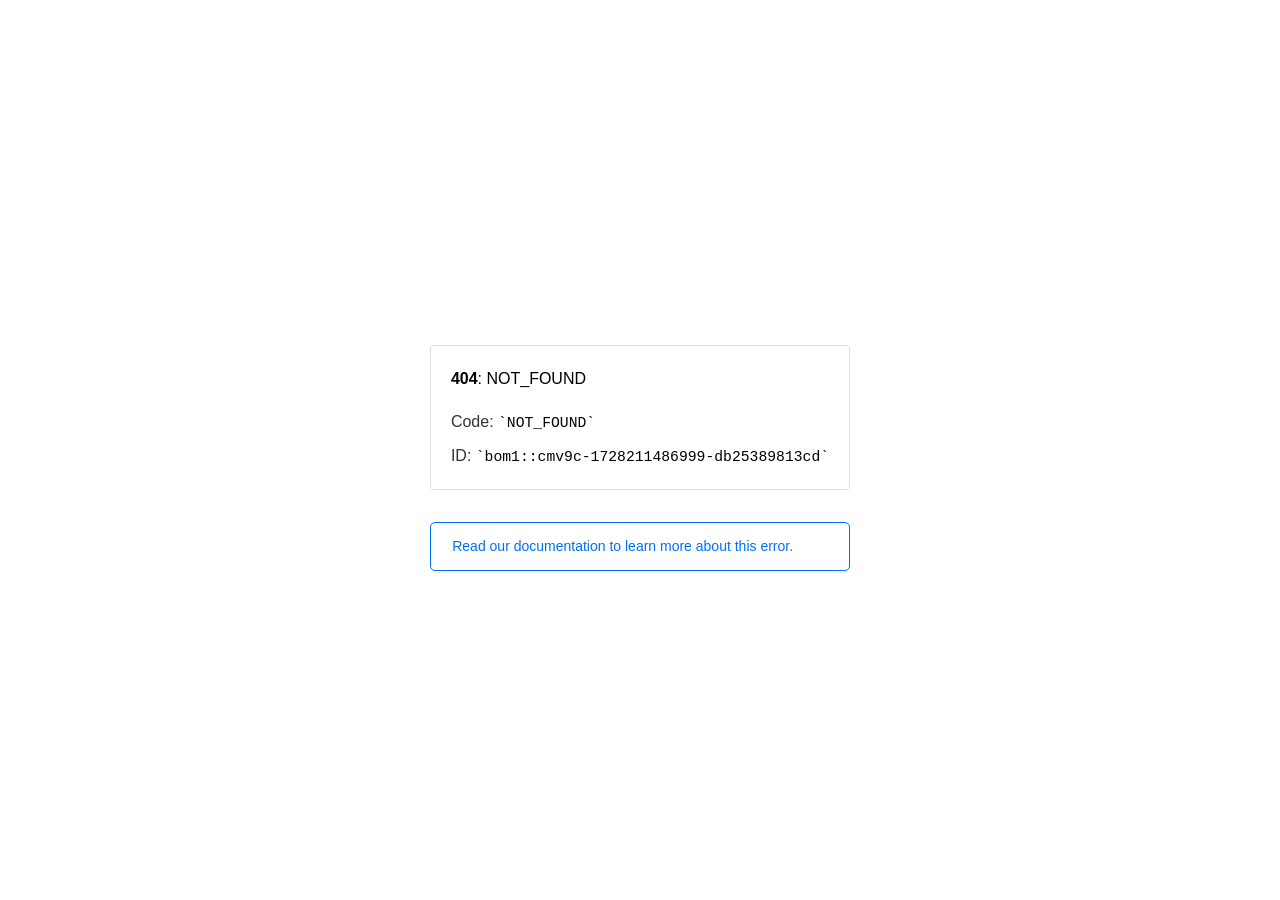
<file: assets/images/auth-bg.html>
<!doctype html><html lang=en><meta charset=utf-8><meta name=viewport content="width=device-width,initial-scale=1"><meta name=theme-color content=#000><title>404: NOT_FOUND</title><style>html{font-size:62.5%;box-sizing:border-box;height:-webkit-fill-available}*,::after,::before{box-sizing:inherit}body{font-family:sf pro text,sf pro icons,helvetica neue,helvetica,arial,sans-serif;font-size:1.6rem;line-height:1.65;word-break:break-word;font-kerning:auto;font-variant:normal;-webkit-font-smoothing:antialiased;-moz-osx-font-smoothing:grayscale;text-rendering:optimizeLegibility;hyphens:auto;height:100vh;height:-webkit-fill-available;max-height:100vh;max-height:-webkit-fill-available;margin:0}::selection{background:#79ffe1}::-moz-selection{background:#79ffe1}a{cursor:pointer;color:#0070f3;text-decoration:none;transition:all .2s ease;border-bottom:1px solid #0000}a:hover{border-bottom:1px solid #0070f3}ul{padding:0;margin-left:1.5em;list-style-type:none}li{margin-bottom:10px}ul li:before{content:'\02013'}li:before{display:inline-block;color:#ccc;position:absolute;margin-left:-18px;transition:color .2s ease}code{font-family:Menlo,Monaco,Lucida Console,Liberation Mono,DejaVu Sans Mono,Bitstream Vera Sans Mono,Courier New,monospace,serif;font-size:.92em}code:after,code:before{content:'`'}.container{display:flex;justify-content:center;flex-direction:column;min-height:100%}main{max-width:80rem;padding:4rem 6rem;margin:auto}ul{margin-bottom:32px}.error-title{font-size:2rem;padding-left:22px;line-height:1.5;margin-bottom:24px}.error-title-guilty{border-left:2px solid #ed367f}.error-title-innocent{border-left:2px solid #59b89c}@media(max-width:500px){.owner-error{display:none}}main p{color:#333}.devinfo-container{border:1px solid #ddd;border-radius:4px;padding:2rem;display:flex;flex-direction:column;margin-bottom:32px}.error-code{margin:0;font-size:1.6rem;color:#000;margin-bottom:1.6rem}.devinfo-line{color:#333}.devinfo-line code,code,li{color:#000}.devinfo-line:not(:last-child){margin-bottom:8px}.docs-link,.contact-link{font-weight:500}header,footer,footer a{display:flex;justify-content:center;align-items:center}header,footer{min-height:100px;height:100px}header{border-bottom:1px solid #eaeaea}header h1{font-size:1.8rem;margin:0;font-weight:500}header p{font-size:1.3rem;margin:0;font-weight:500}.header-item{display:flex;padding:0 2rem;margin:2rem 0;text-decoration:line-through;color:#999}.header-item.active{color:#ff0080;text-decoration:none}.header-item.first{border-right:1px solid #eaeaea}.header-item-content{display:flex;flex-direction:column}.header-item-icon{margin-right:1rem;margin-top:.6rem}footer{border-top:1px solid #eaeaea}footer a{color:#000}footer a:hover{border-bottom-color:#0000}footer svg{margin-left:.8rem}.note{padding:8pt 16pt;border-radius:5px;border:1px solid #0070f3;font-size:14px;line-height:1.8;color:#0070f3}@media(max-width:500px){.devinfo-container .devinfo-line code{margin-top:.4rem}.devinfo-container .devinfo-line:not(:last-child){margin-bottom:1.6rem}.devinfo-container{margin-bottom:0}header{flex-direction:column;height:auto;min-height:auto;align-items:flex-start}.header-item.first{border-right:none;margin-bottom:0}main{padding:1rem 2rem}body{font-size:1.4rem;line-height:1.55}footer{display:none}.note{margin-top:16px}}</style><div class=container><main><p class=devinfo-container><span class=error-code><strong>404</strong>: NOT_FOUND</span>
<span class=devinfo-line>Code: <code>NOT_FOUND</code></span>
<span class=devinfo-line>ID: <code>bom1::cmv9c-1728211486999-db25389813cd</code></p><a href=https://vercel.com/docs/errors/platform-error-codes#not_found class=owner-error><div class=note>Read our documentation to learn more about this error.</div></a></main></div>
</file>
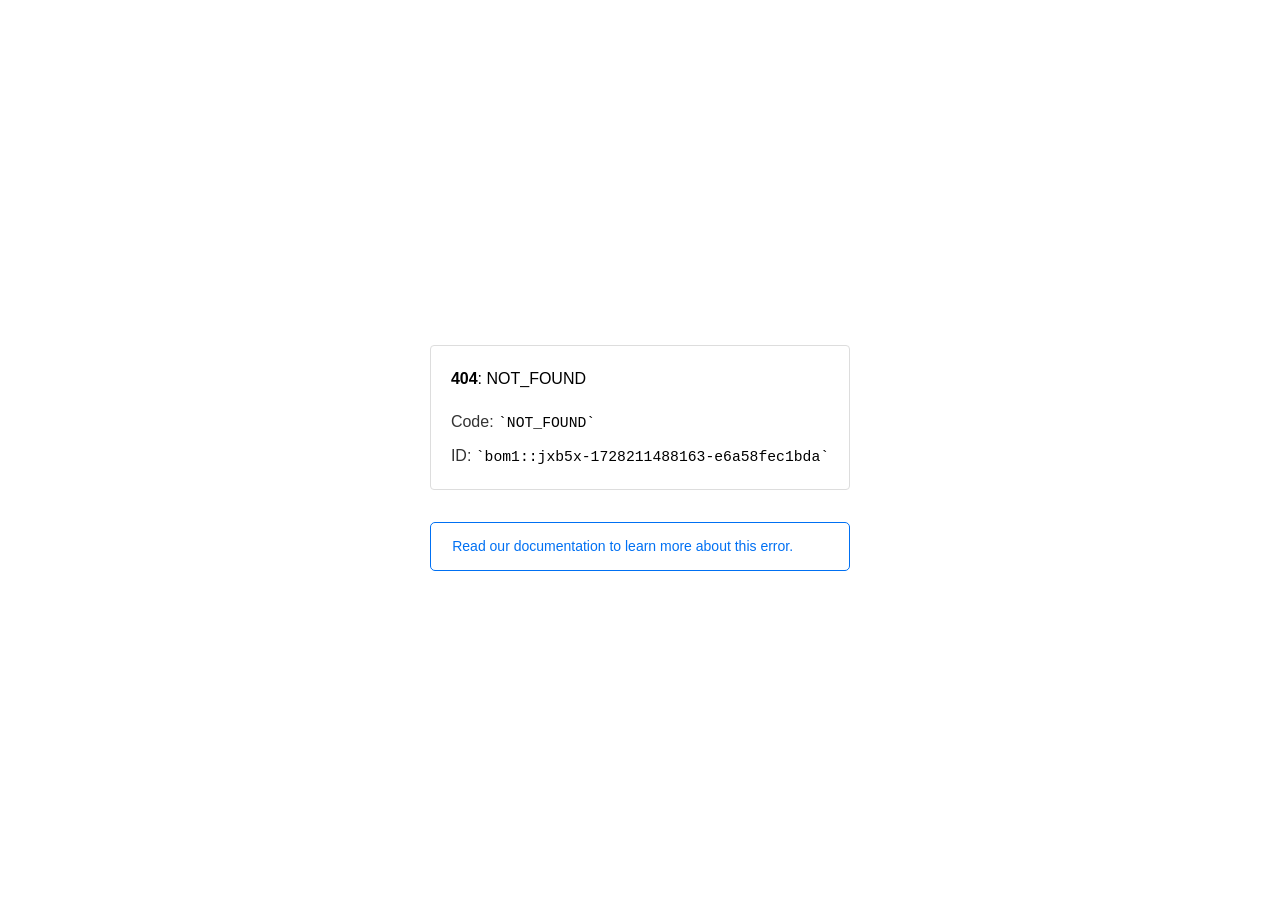
<file: assets/images/hero.html>
<!doctype html><html lang=en><meta charset=utf-8><meta name=viewport content="width=device-width,initial-scale=1"><meta name=theme-color content=#000><title>404: NOT_FOUND</title><style>html{font-size:62.5%;box-sizing:border-box;height:-webkit-fill-available}*,::after,::before{box-sizing:inherit}body{font-family:sf pro text,sf pro icons,helvetica neue,helvetica,arial,sans-serif;font-size:1.6rem;line-height:1.65;word-break:break-word;font-kerning:auto;font-variant:normal;-webkit-font-smoothing:antialiased;-moz-osx-font-smoothing:grayscale;text-rendering:optimizeLegibility;hyphens:auto;height:100vh;height:-webkit-fill-available;max-height:100vh;max-height:-webkit-fill-available;margin:0}::selection{background:#79ffe1}::-moz-selection{background:#79ffe1}a{cursor:pointer;color:#0070f3;text-decoration:none;transition:all .2s ease;border-bottom:1px solid #0000}a:hover{border-bottom:1px solid #0070f3}ul{padding:0;margin-left:1.5em;list-style-type:none}li{margin-bottom:10px}ul li:before{content:'\02013'}li:before{display:inline-block;color:#ccc;position:absolute;margin-left:-18px;transition:color .2s ease}code{font-family:Menlo,Monaco,Lucida Console,Liberation Mono,DejaVu Sans Mono,Bitstream Vera Sans Mono,Courier New,monospace,serif;font-size:.92em}code:after,code:before{content:'`'}.container{display:flex;justify-content:center;flex-direction:column;min-height:100%}main{max-width:80rem;padding:4rem 6rem;margin:auto}ul{margin-bottom:32px}.error-title{font-size:2rem;padding-left:22px;line-height:1.5;margin-bottom:24px}.error-title-guilty{border-left:2px solid #ed367f}.error-title-innocent{border-left:2px solid #59b89c}@media(max-width:500px){.owner-error{display:none}}main p{color:#333}.devinfo-container{border:1px solid #ddd;border-radius:4px;padding:2rem;display:flex;flex-direction:column;margin-bottom:32px}.error-code{margin:0;font-size:1.6rem;color:#000;margin-bottom:1.6rem}.devinfo-line{color:#333}.devinfo-line code,code,li{color:#000}.devinfo-line:not(:last-child){margin-bottom:8px}.docs-link,.contact-link{font-weight:500}header,footer,footer a{display:flex;justify-content:center;align-items:center}header,footer{min-height:100px;height:100px}header{border-bottom:1px solid #eaeaea}header h1{font-size:1.8rem;margin:0;font-weight:500}header p{font-size:1.3rem;margin:0;font-weight:500}.header-item{display:flex;padding:0 2rem;margin:2rem 0;text-decoration:line-through;color:#999}.header-item.active{color:#ff0080;text-decoration:none}.header-item.first{border-right:1px solid #eaeaea}.header-item-content{display:flex;flex-direction:column}.header-item-icon{margin-right:1rem;margin-top:.6rem}footer{border-top:1px solid #eaeaea}footer a{color:#000}footer a:hover{border-bottom-color:#0000}footer svg{margin-left:.8rem}.note{padding:8pt 16pt;border-radius:5px;border:1px solid #0070f3;font-size:14px;line-height:1.8;color:#0070f3}@media(max-width:500px){.devinfo-container .devinfo-line code{margin-top:.4rem}.devinfo-container .devinfo-line:not(:last-child){margin-bottom:1.6rem}.devinfo-container{margin-bottom:0}header{flex-direction:column;height:auto;min-height:auto;align-items:flex-start}.header-item.first{border-right:none;margin-bottom:0}main{padding:1rem 2rem}body{font-size:1.4rem;line-height:1.55}footer{display:none}.note{margin-top:16px}}</style><div class=container><main><p class=devinfo-container><span class=error-code><strong>404</strong>: NOT_FOUND</span>
<span class=devinfo-line>Code: <code>NOT_FOUND</code></span>
<span class=devinfo-line>ID: <code>bom1::jxb5x-1728211488163-e6a58fec1bda</code></p><a href=https://vercel.com/docs/errors/platform-error-codes#not_found class=owner-error><div class=note>Read our documentation to learn more about this error.</div></a></main></div>
</file>
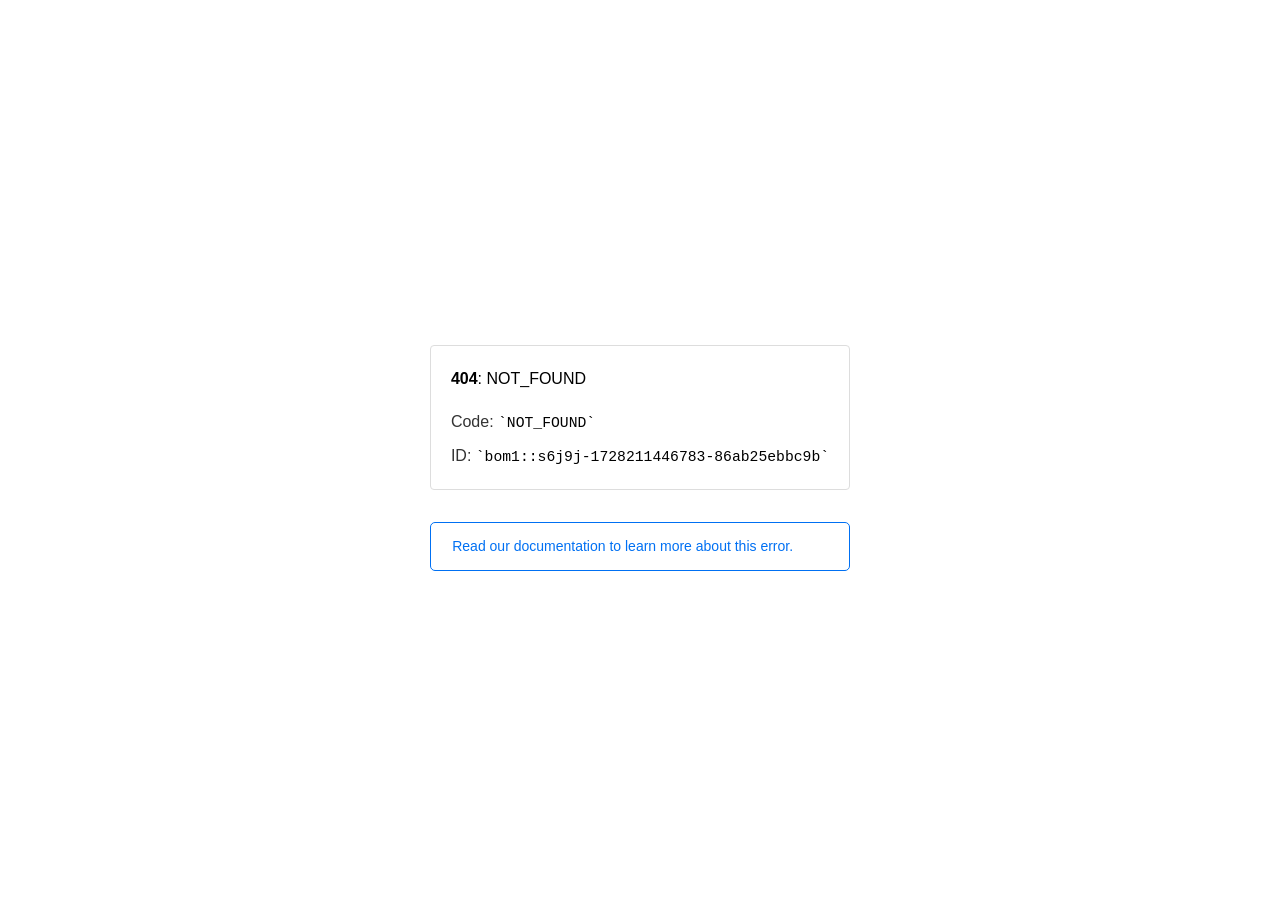
<file: assets/css/images/ui-icons_444444_256x240.html>
<!doctype html><html lang=en><meta charset=utf-8><meta name=viewport content="width=device-width,initial-scale=1"><meta name=theme-color content=#000><title>404: NOT_FOUND</title><style>html{font-size:62.5%;box-sizing:border-box;height:-webkit-fill-available}*,::after,::before{box-sizing:inherit}body{font-family:sf pro text,sf pro icons,helvetica neue,helvetica,arial,sans-serif;font-size:1.6rem;line-height:1.65;word-break:break-word;font-kerning:auto;font-variant:normal;-webkit-font-smoothing:antialiased;-moz-osx-font-smoothing:grayscale;text-rendering:optimizeLegibility;hyphens:auto;height:100vh;height:-webkit-fill-available;max-height:100vh;max-height:-webkit-fill-available;margin:0}::selection{background:#79ffe1}::-moz-selection{background:#79ffe1}a{cursor:pointer;color:#0070f3;text-decoration:none;transition:all .2s ease;border-bottom:1px solid #0000}a:hover{border-bottom:1px solid #0070f3}ul{padding:0;margin-left:1.5em;list-style-type:none}li{margin-bottom:10px}ul li:before{content:'\02013'}li:before{display:inline-block;color:#ccc;position:absolute;margin-left:-18px;transition:color .2s ease}code{font-family:Menlo,Monaco,Lucida Console,Liberation Mono,DejaVu Sans Mono,Bitstream Vera Sans Mono,Courier New,monospace,serif;font-size:.92em}code:after,code:before{content:'`'}.container{display:flex;justify-content:center;flex-direction:column;min-height:100%}main{max-width:80rem;padding:4rem 6rem;margin:auto}ul{margin-bottom:32px}.error-title{font-size:2rem;padding-left:22px;line-height:1.5;margin-bottom:24px}.error-title-guilty{border-left:2px solid #ed367f}.error-title-innocent{border-left:2px solid #59b89c}@media(max-width:500px){.owner-error{display:none}}main p{color:#333}.devinfo-container{border:1px solid #ddd;border-radius:4px;padding:2rem;display:flex;flex-direction:column;margin-bottom:32px}.error-code{margin:0;font-size:1.6rem;color:#000;margin-bottom:1.6rem}.devinfo-line{color:#333}.devinfo-line code,code,li{color:#000}.devinfo-line:not(:last-child){margin-bottom:8px}.docs-link,.contact-link{font-weight:500}header,footer,footer a{display:flex;justify-content:center;align-items:center}header,footer{min-height:100px;height:100px}header{border-bottom:1px solid #eaeaea}header h1{font-size:1.8rem;margin:0;font-weight:500}header p{font-size:1.3rem;margin:0;font-weight:500}.header-item{display:flex;padding:0 2rem;margin:2rem 0;text-decoration:line-through;color:#999}.header-item.active{color:#ff0080;text-decoration:none}.header-item.first{border-right:1px solid #eaeaea}.header-item-content{display:flex;flex-direction:column}.header-item-icon{margin-right:1rem;margin-top:.6rem}footer{border-top:1px solid #eaeaea}footer a{color:#000}footer a:hover{border-bottom-color:#0000}footer svg{margin-left:.8rem}.note{padding:8pt 16pt;border-radius:5px;border:1px solid #0070f3;font-size:14px;line-height:1.8;color:#0070f3}@media(max-width:500px){.devinfo-container .devinfo-line code{margin-top:.4rem}.devinfo-container .devinfo-line:not(:last-child){margin-bottom:1.6rem}.devinfo-container{margin-bottom:0}header{flex-direction:column;height:auto;min-height:auto;align-items:flex-start}.header-item.first{border-right:none;margin-bottom:0}main{padding:1rem 2rem}body{font-size:1.4rem;line-height:1.55}footer{display:none}.note{margin-top:16px}}</style><div class=container><main><p class=devinfo-container><span class=error-code><strong>404</strong>: NOT_FOUND</span>
<span class=devinfo-line>Code: <code>NOT_FOUND</code></span>
<span class=devinfo-line>ID: <code>bom1::s6j9j-1728211446783-86ab25ebbc9b</code></p><a href=https://vercel.com/docs/errors/platform-error-codes#not_found class=owner-error><div class=note>Read our documentation to learn more about this error.</div></a></main></div>
</file>
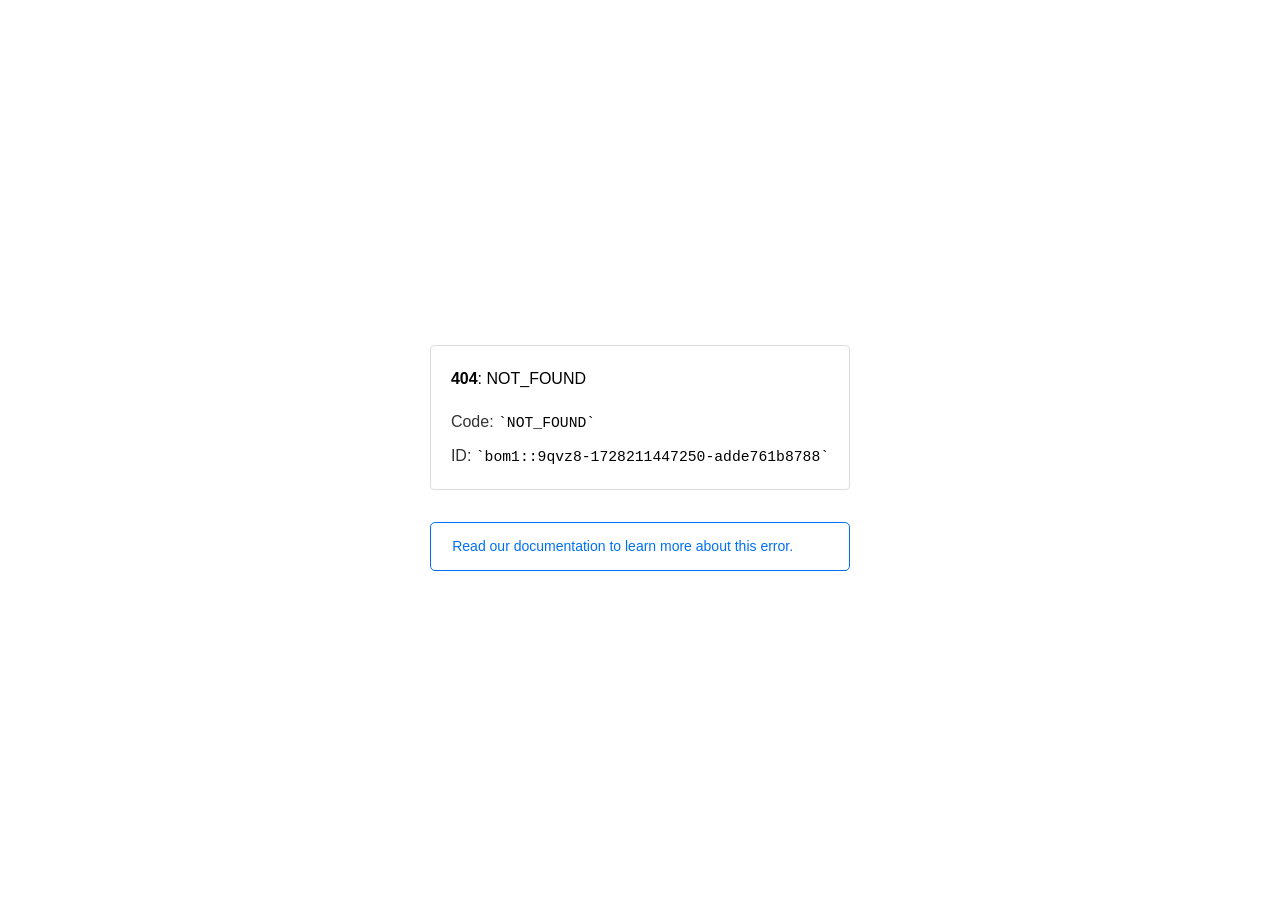
<file: assets/css/images/ui-icons_555555_256x240.html>
<!doctype html><html lang=en><meta charset=utf-8><meta name=viewport content="width=device-width,initial-scale=1"><meta name=theme-color content=#000><title>404: NOT_FOUND</title><style>html{font-size:62.5%;box-sizing:border-box;height:-webkit-fill-available}*,::after,::before{box-sizing:inherit}body{font-family:sf pro text,sf pro icons,helvetica neue,helvetica,arial,sans-serif;font-size:1.6rem;line-height:1.65;word-break:break-word;font-kerning:auto;font-variant:normal;-webkit-font-smoothing:antialiased;-moz-osx-font-smoothing:grayscale;text-rendering:optimizeLegibility;hyphens:auto;height:100vh;height:-webkit-fill-available;max-height:100vh;max-height:-webkit-fill-available;margin:0}::selection{background:#79ffe1}::-moz-selection{background:#79ffe1}a{cursor:pointer;color:#0070f3;text-decoration:none;transition:all .2s ease;border-bottom:1px solid #0000}a:hover{border-bottom:1px solid #0070f3}ul{padding:0;margin-left:1.5em;list-style-type:none}li{margin-bottom:10px}ul li:before{content:'\02013'}li:before{display:inline-block;color:#ccc;position:absolute;margin-left:-18px;transition:color .2s ease}code{font-family:Menlo,Monaco,Lucida Console,Liberation Mono,DejaVu Sans Mono,Bitstream Vera Sans Mono,Courier New,monospace,serif;font-size:.92em}code:after,code:before{content:'`'}.container{display:flex;justify-content:center;flex-direction:column;min-height:100%}main{max-width:80rem;padding:4rem 6rem;margin:auto}ul{margin-bottom:32px}.error-title{font-size:2rem;padding-left:22px;line-height:1.5;margin-bottom:24px}.error-title-guilty{border-left:2px solid #ed367f}.error-title-innocent{border-left:2px solid #59b89c}@media(max-width:500px){.owner-error{display:none}}main p{color:#333}.devinfo-container{border:1px solid #ddd;border-radius:4px;padding:2rem;display:flex;flex-direction:column;margin-bottom:32px}.error-code{margin:0;font-size:1.6rem;color:#000;margin-bottom:1.6rem}.devinfo-line{color:#333}.devinfo-line code,code,li{color:#000}.devinfo-line:not(:last-child){margin-bottom:8px}.docs-link,.contact-link{font-weight:500}header,footer,footer a{display:flex;justify-content:center;align-items:center}header,footer{min-height:100px;height:100px}header{border-bottom:1px solid #eaeaea}header h1{font-size:1.8rem;margin:0;font-weight:500}header p{font-size:1.3rem;margin:0;font-weight:500}.header-item{display:flex;padding:0 2rem;margin:2rem 0;text-decoration:line-through;color:#999}.header-item.active{color:#ff0080;text-decoration:none}.header-item.first{border-right:1px solid #eaeaea}.header-item-content{display:flex;flex-direction:column}.header-item-icon{margin-right:1rem;margin-top:.6rem}footer{border-top:1px solid #eaeaea}footer a{color:#000}footer a:hover{border-bottom-color:#0000}footer svg{margin-left:.8rem}.note{padding:8pt 16pt;border-radius:5px;border:1px solid #0070f3;font-size:14px;line-height:1.8;color:#0070f3}@media(max-width:500px){.devinfo-container .devinfo-line code{margin-top:.4rem}.devinfo-container .devinfo-line:not(:last-child){margin-bottom:1.6rem}.devinfo-container{margin-bottom:0}header{flex-direction:column;height:auto;min-height:auto;align-items:flex-start}.header-item.first{border-right:none;margin-bottom:0}main{padding:1rem 2rem}body{font-size:1.4rem;line-height:1.55}footer{display:none}.note{margin-top:16px}}</style><div class=container><main><p class=devinfo-container><span class=error-code><strong>404</strong>: NOT_FOUND</span>
<span class=devinfo-line>Code: <code>NOT_FOUND</code></span>
<span class=devinfo-line>ID: <code>bom1::9qvz8-1728211447250-adde761b8788</code></p><a href=https://vercel.com/docs/errors/platform-error-codes#not_found class=owner-error><div class=note>Read our documentation to learn more about this error.</div></a></main></div>
</file>
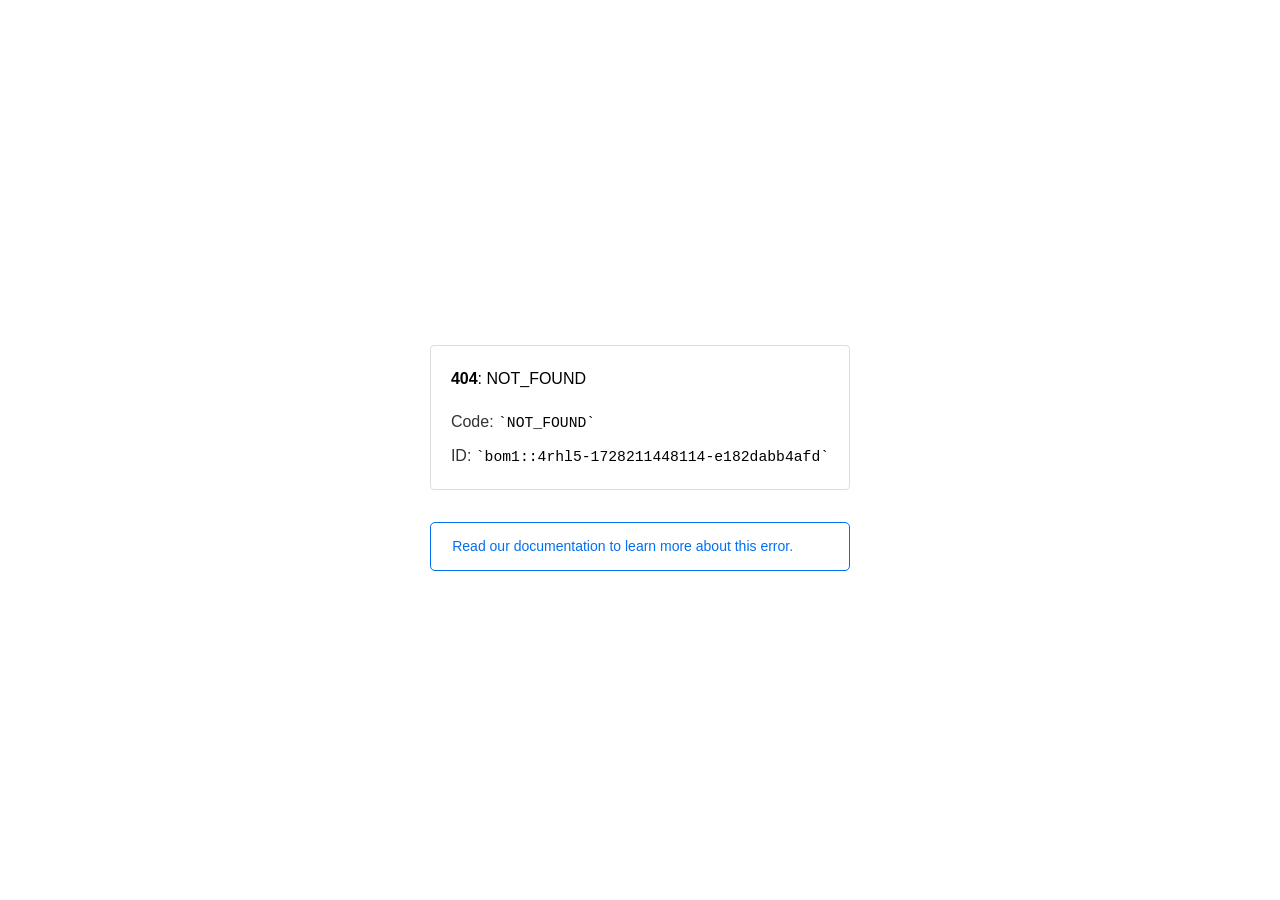
<file: assets/css/images/ui-icons_777620_256x240.html>
<!doctype html><html lang=en><meta charset=utf-8><meta name=viewport content="width=device-width,initial-scale=1"><meta name=theme-color content=#000><title>404: NOT_FOUND</title><style>html{font-size:62.5%;box-sizing:border-box;height:-webkit-fill-available}*,::after,::before{box-sizing:inherit}body{font-family:sf pro text,sf pro icons,helvetica neue,helvetica,arial,sans-serif;font-size:1.6rem;line-height:1.65;word-break:break-word;font-kerning:auto;font-variant:normal;-webkit-font-smoothing:antialiased;-moz-osx-font-smoothing:grayscale;text-rendering:optimizeLegibility;hyphens:auto;height:100vh;height:-webkit-fill-available;max-height:100vh;max-height:-webkit-fill-available;margin:0}::selection{background:#79ffe1}::-moz-selection{background:#79ffe1}a{cursor:pointer;color:#0070f3;text-decoration:none;transition:all .2s ease;border-bottom:1px solid #0000}a:hover{border-bottom:1px solid #0070f3}ul{padding:0;margin-left:1.5em;list-style-type:none}li{margin-bottom:10px}ul li:before{content:'\02013'}li:before{display:inline-block;color:#ccc;position:absolute;margin-left:-18px;transition:color .2s ease}code{font-family:Menlo,Monaco,Lucida Console,Liberation Mono,DejaVu Sans Mono,Bitstream Vera Sans Mono,Courier New,monospace,serif;font-size:.92em}code:after,code:before{content:'`'}.container{display:flex;justify-content:center;flex-direction:column;min-height:100%}main{max-width:80rem;padding:4rem 6rem;margin:auto}ul{margin-bottom:32px}.error-title{font-size:2rem;padding-left:22px;line-height:1.5;margin-bottom:24px}.error-title-guilty{border-left:2px solid #ed367f}.error-title-innocent{border-left:2px solid #59b89c}@media(max-width:500px){.owner-error{display:none}}main p{color:#333}.devinfo-container{border:1px solid #ddd;border-radius:4px;padding:2rem;display:flex;flex-direction:column;margin-bottom:32px}.error-code{margin:0;font-size:1.6rem;color:#000;margin-bottom:1.6rem}.devinfo-line{color:#333}.devinfo-line code,code,li{color:#000}.devinfo-line:not(:last-child){margin-bottom:8px}.docs-link,.contact-link{font-weight:500}header,footer,footer a{display:flex;justify-content:center;align-items:center}header,footer{min-height:100px;height:100px}header{border-bottom:1px solid #eaeaea}header h1{font-size:1.8rem;margin:0;font-weight:500}header p{font-size:1.3rem;margin:0;font-weight:500}.header-item{display:flex;padding:0 2rem;margin:2rem 0;text-decoration:line-through;color:#999}.header-item.active{color:#ff0080;text-decoration:none}.header-item.first{border-right:1px solid #eaeaea}.header-item-content{display:flex;flex-direction:column}.header-item-icon{margin-right:1rem;margin-top:.6rem}footer{border-top:1px solid #eaeaea}footer a{color:#000}footer a:hover{border-bottom-color:#0000}footer svg{margin-left:.8rem}.note{padding:8pt 16pt;border-radius:5px;border:1px solid #0070f3;font-size:14px;line-height:1.8;color:#0070f3}@media(max-width:500px){.devinfo-container .devinfo-line code{margin-top:.4rem}.devinfo-container .devinfo-line:not(:last-child){margin-bottom:1.6rem}.devinfo-container{margin-bottom:0}header{flex-direction:column;height:auto;min-height:auto;align-items:flex-start}.header-item.first{border-right:none;margin-bottom:0}main{padding:1rem 2rem}body{font-size:1.4rem;line-height:1.55}footer{display:none}.note{margin-top:16px}}</style><div class=container><main><p class=devinfo-container><span class=error-code><strong>404</strong>: NOT_FOUND</span>
<span class=devinfo-line>Code: <code>NOT_FOUND</code></span>
<span class=devinfo-line>ID: <code>bom1::4rhl5-1728211448114-e182dabb4afd</code></p><a href=https://vercel.com/docs/errors/platform-error-codes#not_found class=owner-error><div class=note>Read our documentation to learn more about this error.</div></a></main></div>
</file>
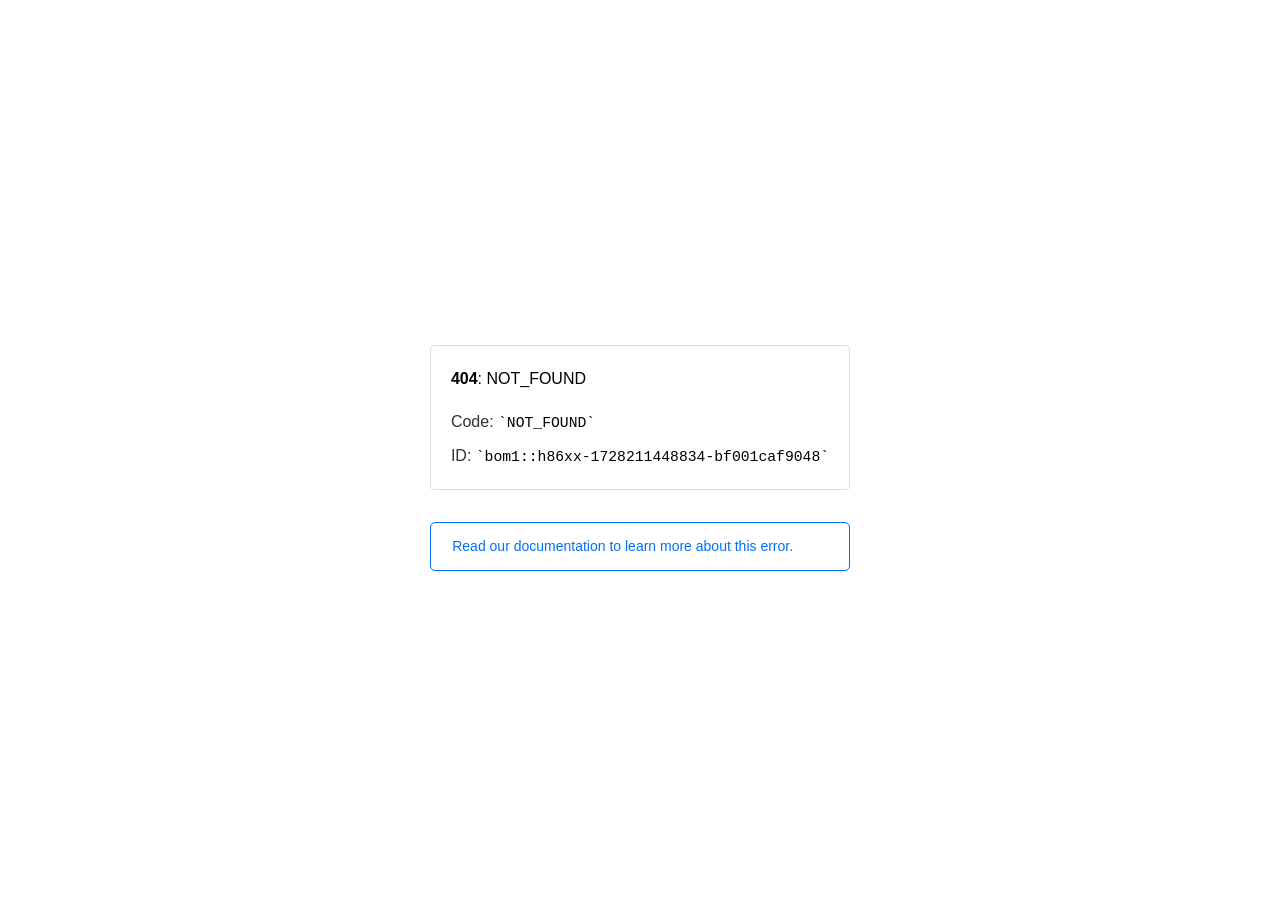
<file: assets/css/images/ui-icons_777777_256x240.html>
<!doctype html><html lang=en><meta charset=utf-8><meta name=viewport content="width=device-width,initial-scale=1"><meta name=theme-color content=#000><title>404: NOT_FOUND</title><style>html{font-size:62.5%;box-sizing:border-box;height:-webkit-fill-available}*,::after,::before{box-sizing:inherit}body{font-family:sf pro text,sf pro icons,helvetica neue,helvetica,arial,sans-serif;font-size:1.6rem;line-height:1.65;word-break:break-word;font-kerning:auto;font-variant:normal;-webkit-font-smoothing:antialiased;-moz-osx-font-smoothing:grayscale;text-rendering:optimizeLegibility;hyphens:auto;height:100vh;height:-webkit-fill-available;max-height:100vh;max-height:-webkit-fill-available;margin:0}::selection{background:#79ffe1}::-moz-selection{background:#79ffe1}a{cursor:pointer;color:#0070f3;text-decoration:none;transition:all .2s ease;border-bottom:1px solid #0000}a:hover{border-bottom:1px solid #0070f3}ul{padding:0;margin-left:1.5em;list-style-type:none}li{margin-bottom:10px}ul li:before{content:'\02013'}li:before{display:inline-block;color:#ccc;position:absolute;margin-left:-18px;transition:color .2s ease}code{font-family:Menlo,Monaco,Lucida Console,Liberation Mono,DejaVu Sans Mono,Bitstream Vera Sans Mono,Courier New,monospace,serif;font-size:.92em}code:after,code:before{content:'`'}.container{display:flex;justify-content:center;flex-direction:column;min-height:100%}main{max-width:80rem;padding:4rem 6rem;margin:auto}ul{margin-bottom:32px}.error-title{font-size:2rem;padding-left:22px;line-height:1.5;margin-bottom:24px}.error-title-guilty{border-left:2px solid #ed367f}.error-title-innocent{border-left:2px solid #59b89c}@media(max-width:500px){.owner-error{display:none}}main p{color:#333}.devinfo-container{border:1px solid #ddd;border-radius:4px;padding:2rem;display:flex;flex-direction:column;margin-bottom:32px}.error-code{margin:0;font-size:1.6rem;color:#000;margin-bottom:1.6rem}.devinfo-line{color:#333}.devinfo-line code,code,li{color:#000}.devinfo-line:not(:last-child){margin-bottom:8px}.docs-link,.contact-link{font-weight:500}header,footer,footer a{display:flex;justify-content:center;align-items:center}header,footer{min-height:100px;height:100px}header{border-bottom:1px solid #eaeaea}header h1{font-size:1.8rem;margin:0;font-weight:500}header p{font-size:1.3rem;margin:0;font-weight:500}.header-item{display:flex;padding:0 2rem;margin:2rem 0;text-decoration:line-through;color:#999}.header-item.active{color:#ff0080;text-decoration:none}.header-item.first{border-right:1px solid #eaeaea}.header-item-content{display:flex;flex-direction:column}.header-item-icon{margin-right:1rem;margin-top:.6rem}footer{border-top:1px solid #eaeaea}footer a{color:#000}footer a:hover{border-bottom-color:#0000}footer svg{margin-left:.8rem}.note{padding:8pt 16pt;border-radius:5px;border:1px solid #0070f3;font-size:14px;line-height:1.8;color:#0070f3}@media(max-width:500px){.devinfo-container .devinfo-line code{margin-top:.4rem}.devinfo-container .devinfo-line:not(:last-child){margin-bottom:1.6rem}.devinfo-container{margin-bottom:0}header{flex-direction:column;height:auto;min-height:auto;align-items:flex-start}.header-item.first{border-right:none;margin-bottom:0}main{padding:1rem 2rem}body{font-size:1.4rem;line-height:1.55}footer{display:none}.note{margin-top:16px}}</style><div class=container><main><p class=devinfo-container><span class=error-code><strong>404</strong>: NOT_FOUND</span>
<span class=devinfo-line>Code: <code>NOT_FOUND</code></span>
<span class=devinfo-line>ID: <code>bom1::h86xx-1728211448834-bf001caf9048</code></p><a href=https://vercel.com/docs/errors/platform-error-codes#not_found class=owner-error><div class=note>Read our documentation to learn more about this error.</div></a></main></div>
</file>
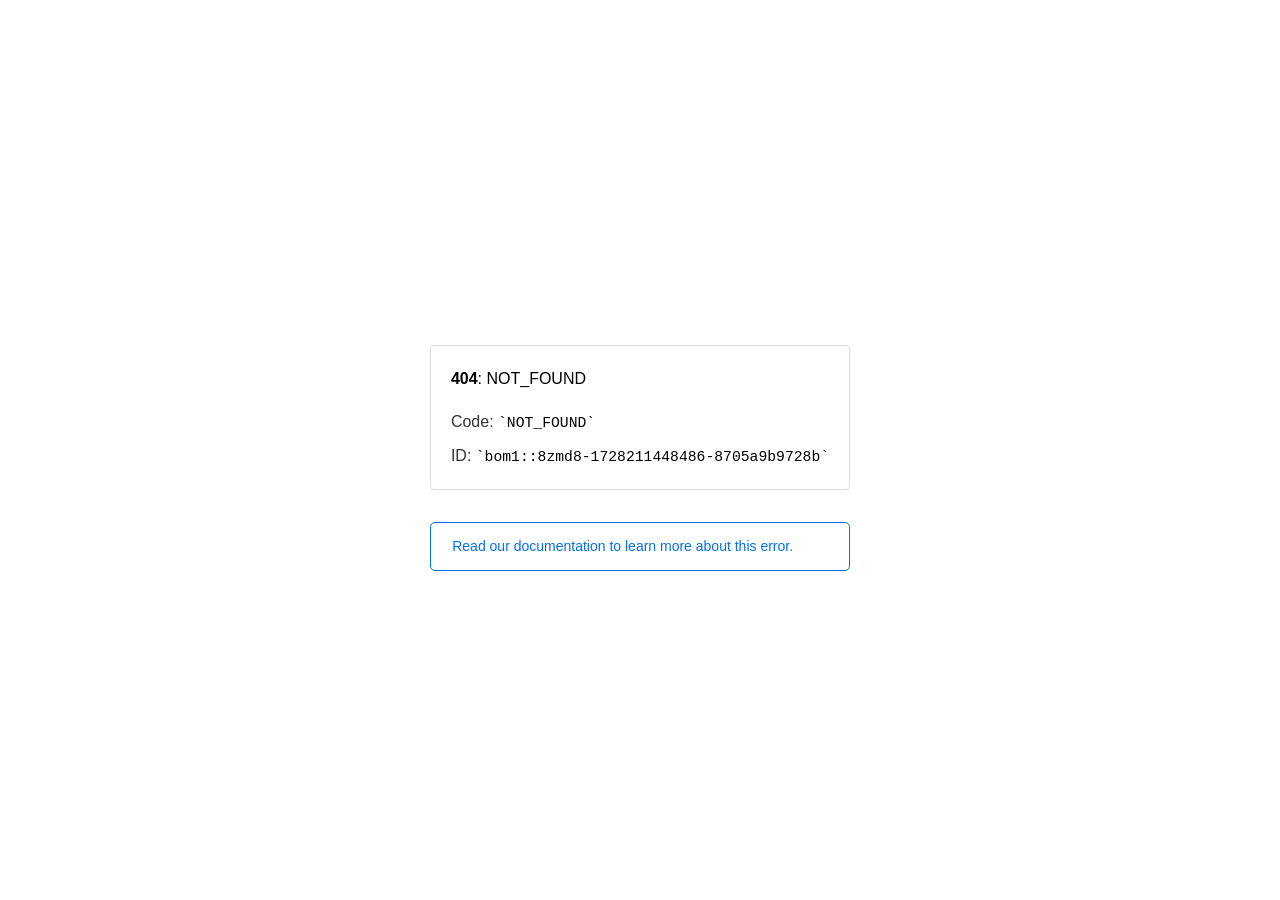
<file: assets/css/images/ui-icons_cc0000_256x240.html>
<!doctype html><html lang=en><meta charset=utf-8><meta name=viewport content="width=device-width,initial-scale=1"><meta name=theme-color content=#000><title>404: NOT_FOUND</title><style>html{font-size:62.5%;box-sizing:border-box;height:-webkit-fill-available}*,::after,::before{box-sizing:inherit}body{font-family:sf pro text,sf pro icons,helvetica neue,helvetica,arial,sans-serif;font-size:1.6rem;line-height:1.65;word-break:break-word;font-kerning:auto;font-variant:normal;-webkit-font-smoothing:antialiased;-moz-osx-font-smoothing:grayscale;text-rendering:optimizeLegibility;hyphens:auto;height:100vh;height:-webkit-fill-available;max-height:100vh;max-height:-webkit-fill-available;margin:0}::selection{background:#79ffe1}::-moz-selection{background:#79ffe1}a{cursor:pointer;color:#0070f3;text-decoration:none;transition:all .2s ease;border-bottom:1px solid #0000}a:hover{border-bottom:1px solid #0070f3}ul{padding:0;margin-left:1.5em;list-style-type:none}li{margin-bottom:10px}ul li:before{content:'\02013'}li:before{display:inline-block;color:#ccc;position:absolute;margin-left:-18px;transition:color .2s ease}code{font-family:Menlo,Monaco,Lucida Console,Liberation Mono,DejaVu Sans Mono,Bitstream Vera Sans Mono,Courier New,monospace,serif;font-size:.92em}code:after,code:before{content:'`'}.container{display:flex;justify-content:center;flex-direction:column;min-height:100%}main{max-width:80rem;padding:4rem 6rem;margin:auto}ul{margin-bottom:32px}.error-title{font-size:2rem;padding-left:22px;line-height:1.5;margin-bottom:24px}.error-title-guilty{border-left:2px solid #ed367f}.error-title-innocent{border-left:2px solid #59b89c}@media(max-width:500px){.owner-error{display:none}}main p{color:#333}.devinfo-container{border:1px solid #ddd;border-radius:4px;padding:2rem;display:flex;flex-direction:column;margin-bottom:32px}.error-code{margin:0;font-size:1.6rem;color:#000;margin-bottom:1.6rem}.devinfo-line{color:#333}.devinfo-line code,code,li{color:#000}.devinfo-line:not(:last-child){margin-bottom:8px}.docs-link,.contact-link{font-weight:500}header,footer,footer a{display:flex;justify-content:center;align-items:center}header,footer{min-height:100px;height:100px}header{border-bottom:1px solid #eaeaea}header h1{font-size:1.8rem;margin:0;font-weight:500}header p{font-size:1.3rem;margin:0;font-weight:500}.header-item{display:flex;padding:0 2rem;margin:2rem 0;text-decoration:line-through;color:#999}.header-item.active{color:#ff0080;text-decoration:none}.header-item.first{border-right:1px solid #eaeaea}.header-item-content{display:flex;flex-direction:column}.header-item-icon{margin-right:1rem;margin-top:.6rem}footer{border-top:1px solid #eaeaea}footer a{color:#000}footer a:hover{border-bottom-color:#0000}footer svg{margin-left:.8rem}.note{padding:8pt 16pt;border-radius:5px;border:1px solid #0070f3;font-size:14px;line-height:1.8;color:#0070f3}@media(max-width:500px){.devinfo-container .devinfo-line code{margin-top:.4rem}.devinfo-container .devinfo-line:not(:last-child){margin-bottom:1.6rem}.devinfo-container{margin-bottom:0}header{flex-direction:column;height:auto;min-height:auto;align-items:flex-start}.header-item.first{border-right:none;margin-bottom:0}main{padding:1rem 2rem}body{font-size:1.4rem;line-height:1.55}footer{display:none}.note{margin-top:16px}}</style><div class=container><main><p class=devinfo-container><span class=error-code><strong>404</strong>: NOT_FOUND</span>
<span class=devinfo-line>Code: <code>NOT_FOUND</code></span>
<span class=devinfo-line>ID: <code>bom1::8zmd8-1728211448486-8705a9b9728b</code></p><a href=https://vercel.com/docs/errors/platform-error-codes#not_found class=owner-error><div class=note>Read our documentation to learn more about this error.</div></a></main></div>
</file>
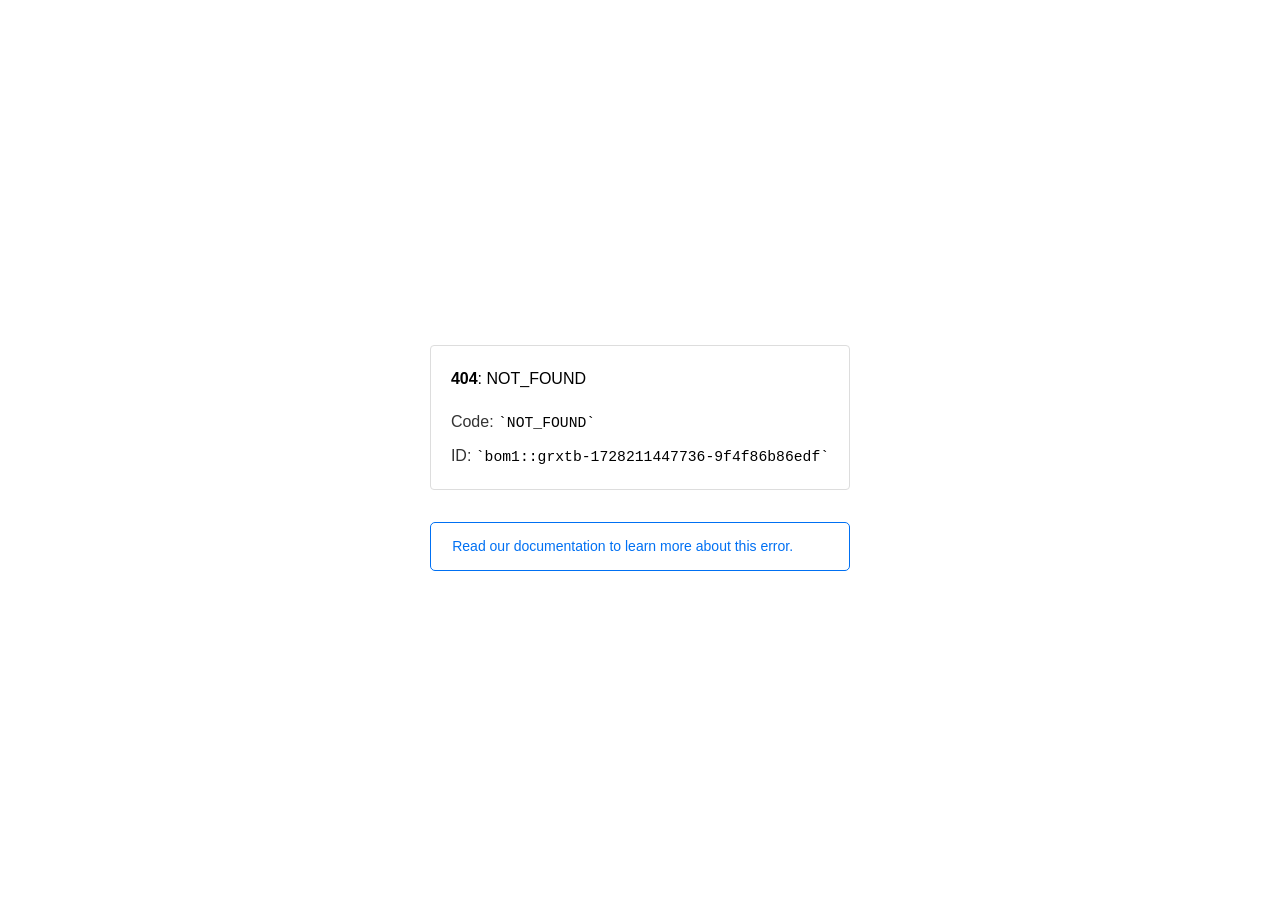
<file: assets/css/images/ui-icons_ffffff_256x240.html>
<!doctype html><html lang=en><meta charset=utf-8><meta name=viewport content="width=device-width,initial-scale=1"><meta name=theme-color content=#000><title>404: NOT_FOUND</title><style>html{font-size:62.5%;box-sizing:border-box;height:-webkit-fill-available}*,::after,::before{box-sizing:inherit}body{font-family:sf pro text,sf pro icons,helvetica neue,helvetica,arial,sans-serif;font-size:1.6rem;line-height:1.65;word-break:break-word;font-kerning:auto;font-variant:normal;-webkit-font-smoothing:antialiased;-moz-osx-font-smoothing:grayscale;text-rendering:optimizeLegibility;hyphens:auto;height:100vh;height:-webkit-fill-available;max-height:100vh;max-height:-webkit-fill-available;margin:0}::selection{background:#79ffe1}::-moz-selection{background:#79ffe1}a{cursor:pointer;color:#0070f3;text-decoration:none;transition:all .2s ease;border-bottom:1px solid #0000}a:hover{border-bottom:1px solid #0070f3}ul{padding:0;margin-left:1.5em;list-style-type:none}li{margin-bottom:10px}ul li:before{content:'\02013'}li:before{display:inline-block;color:#ccc;position:absolute;margin-left:-18px;transition:color .2s ease}code{font-family:Menlo,Monaco,Lucida Console,Liberation Mono,DejaVu Sans Mono,Bitstream Vera Sans Mono,Courier New,monospace,serif;font-size:.92em}code:after,code:before{content:'`'}.container{display:flex;justify-content:center;flex-direction:column;min-height:100%}main{max-width:80rem;padding:4rem 6rem;margin:auto}ul{margin-bottom:32px}.error-title{font-size:2rem;padding-left:22px;line-height:1.5;margin-bottom:24px}.error-title-guilty{border-left:2px solid #ed367f}.error-title-innocent{border-left:2px solid #59b89c}@media(max-width:500px){.owner-error{display:none}}main p{color:#333}.devinfo-container{border:1px solid #ddd;border-radius:4px;padding:2rem;display:flex;flex-direction:column;margin-bottom:32px}.error-code{margin:0;font-size:1.6rem;color:#000;margin-bottom:1.6rem}.devinfo-line{color:#333}.devinfo-line code,code,li{color:#000}.devinfo-line:not(:last-child){margin-bottom:8px}.docs-link,.contact-link{font-weight:500}header,footer,footer a{display:flex;justify-content:center;align-items:center}header,footer{min-height:100px;height:100px}header{border-bottom:1px solid #eaeaea}header h1{font-size:1.8rem;margin:0;font-weight:500}header p{font-size:1.3rem;margin:0;font-weight:500}.header-item{display:flex;padding:0 2rem;margin:2rem 0;text-decoration:line-through;color:#999}.header-item.active{color:#ff0080;text-decoration:none}.header-item.first{border-right:1px solid #eaeaea}.header-item-content{display:flex;flex-direction:column}.header-item-icon{margin-right:1rem;margin-top:.6rem}footer{border-top:1px solid #eaeaea}footer a{color:#000}footer a:hover{border-bottom-color:#0000}footer svg{margin-left:.8rem}.note{padding:8pt 16pt;border-radius:5px;border:1px solid #0070f3;font-size:14px;line-height:1.8;color:#0070f3}@media(max-width:500px){.devinfo-container .devinfo-line code{margin-top:.4rem}.devinfo-container .devinfo-line:not(:last-child){margin-bottom:1.6rem}.devinfo-container{margin-bottom:0}header{flex-direction:column;height:auto;min-height:auto;align-items:flex-start}.header-item.first{border-right:none;margin-bottom:0}main{padding:1rem 2rem}body{font-size:1.4rem;line-height:1.55}footer{display:none}.note{margin-top:16px}}</style><div class=container><main><p class=devinfo-container><span class=error-code><strong>404</strong>: NOT_FOUND</span>
<span class=devinfo-line>Code: <code>NOT_FOUND</code></span>
<span class=devinfo-line>ID: <code>bom1::grxtb-1728211447736-9f4f86b86edf</code></p><a href=https://vercel.com/docs/errors/platform-error-codes#not_found class=owner-error><div class=note>Read our documentation to learn more about this error.</div></a></main></div>
</file>
<file: assets/css/plugin.css>
/*----------------------------------------------
  Index Of All Plugin Hera
------------------------------------------------

  :: Animate          :: Swiper-slider
  :: Slick-Nav        :: Fancybox
  :: Select2          :: Dateranger
  :: Jquery Ui
------------------------------------------------
  End-of Plugin
------------------------------------------------*/


/*-----------------------------------
  :: Animate-4.1.1 
-----------------------------------*/ 
.animated{-webkit-animation-duration:1s;animation-duration:1s;-webkit-animation-fill-mode:both;animation-fill-mode:both}.animated.hinge{-webkit-animation-duration:2s;animation-duration:2s}@-webkit-keyframes bounce{0%,100%,20%,50%,80%{-webkit-transform:translateY(0);transform:translateY(0)}40%{-webkit-transform:translateY(-30px);transform:translateY(-30px)}60%{-webkit-transform:translateY(-15px);transform:translateY(-15px)}}@keyframes bounce{0%,100%,20%,50%,80%{-webkit-transform:translateY(0);-ms-transform:translateY(0);transform:translateY(0)}40%{-webkit-transform:translateY(-30px);-ms-transform:translateY(-30px);transform:translateY(-30px)}60%{-webkit-transform:translateY(-15px);-ms-transform:translateY(-15px);transform:translateY(-15px)}}.bounce{-webkit-animation-name:bounce;animation-name:bounce}@-webkit-keyframes flash{0%,100%,50%{opacity:1}25%,75%{opacity:0}}@keyframes flash{0%,100%,50%{opacity:1}25%,75%{opacity:0}}.flash{-webkit-animation-name:flash;animation-name:flash}@-webkit-keyframes pulse{0%{-webkit-transform:scale(1);transform:scale(1)}50%{-webkit-transform:scale(1.1);transform:scale(1.1)}100%{-webkit-transform:scale(1);transform:scale(1)}}@keyframes pulse{0%{-webkit-transform:scale(1);-ms-transform:scale(1);transform:scale(1)}50%{-webkit-transform:scale(1.1);-ms-transform:scale(1.1);transform:scale(1.1)}100%{-webkit-transform:scale(1);-ms-transform:scale(1);transform:scale(1)}}.pulse{-webkit-animation-name:pulse;animation-name:pulse}@-webkit-keyframes shake{0%,100%{-webkit-transform:translateX(0);transform:translateX(0)}10%,30%,50%,70%,90%{-webkit-transform:translateX(-10px);transform:translateX(-10px)}20%,40%,60%,80%{-webkit-transform:translateX(10px);transform:translateX(10px)}}@keyframes shake{0%,100%{-webkit-transform:translateX(0);-ms-transform:translateX(0);transform:translateX(0)}10%,30%,50%,70%,90%{-webkit-transform:translateX(-10px);-ms-transform:translateX(-10px);transform:translateX(-10px)}20%,40%,60%,80%{-webkit-transform:translateX(10px);-ms-transform:translateX(10px);transform:translateX(10px)}}.shake{-webkit-animation-name:shake;animation-name:shake}@-webkit-keyframes swing{20%{-webkit-transform:rotate(15deg);transform:rotate(15deg)}40%{-webkit-transform:rotate(-10deg);transform:rotate(-10deg)}60%{-webkit-transform:rotate(5deg);transform:rotate(5deg)}80%{-webkit-transform:rotate(-5deg);transform:rotate(-5deg)}100%{-webkit-transform:rotate(0);transform:rotate(0)}}@keyframes swing{20%{-webkit-transform:rotate(15deg);-ms-transform:rotate(15deg);transform:rotate(15deg)}40%{-webkit-transform:rotate(-10deg);-ms-transform:rotate(-10deg);transform:rotate(-10deg)}60%{-webkit-transform:rotate(5deg);-ms-transform:rotate(5deg);transform:rotate(5deg)}80%{-webkit-transform:rotate(-5deg);-ms-transform:rotate(-5deg);transform:rotate(-5deg)}100%{-webkit-transform:rotate(0);-ms-transform:rotate(0);transform:rotate(0)}}.swing{-webkit-transform-origin:top center;-ms-transform-origin:top center;transform-origin:top center;-webkit-animation-name:swing;animation-name:swing}@-webkit-keyframes tada{0%{-webkit-transform:scale(1);transform:scale(1)}10%,20%{-webkit-transform:scale(.9) rotate(-3deg);transform:scale(.9) rotate(-3deg)}30%,50%,70%,90%{-webkit-transform:scale(1.1) rotate(3deg);transform:scale(1.1) rotate(3deg)}40%,60%,80%{-webkit-transform:scale(1.1) rotate(-3deg);transform:scale(1.1) rotate(-3deg)}100%{-webkit-transform:scale(1) rotate(0);transform:scale(1) rotate(0)}}@keyframes tada{0%{-webkit-transform:scale(1);-ms-transform:scale(1);transform:scale(1)}10%,20%{-webkit-transform:scale(.9) rotate(-3deg);-ms-transform:scale(.9) rotate(-3deg);transform:scale(.9) rotate(-3deg)}30%,50%,70%,90%{-webkit-transform:scale(1.1) rotate(3deg);-ms-transform:scale(1.1) rotate(3deg);transform:scale(1.1) rotate(3deg)}40%,60%,80%{-webkit-transform:scale(1.1) rotate(-3deg);-ms-transform:scale(1.1) rotate(-3deg);transform:scale(1.1) rotate(-3deg)}100%{-webkit-transform:scale(1) rotate(0);-ms-transform:scale(1) rotate(0);transform:scale(1) rotate(0)}}.tada{-webkit-animation-name:tada;animation-name:tada}@-webkit-keyframes wobble{0%{-webkit-transform:translateX(0);transform:translateX(0)}15%{-webkit-transform:translateX(-25%) rotate(-5deg);transform:translateX(-25%) rotate(-5deg)}30%{-webkit-transform:translateX(20%) rotate(3deg);transform:translateX(20%) rotate(3deg)}45%{-webkit-transform:translateX(-15%) rotate(-3deg);transform:translateX(-15%) rotate(-3deg)}60%{-webkit-transform:translateX(10%) rotate(2deg);transform:translateX(10%) rotate(2deg)}75%{-webkit-transform:translateX(-5%) rotate(-1deg);transform:translateX(-5%) rotate(-1deg)}100%{-webkit-transform:translateX(0);transform:translateX(0)}}@keyframes wobble{0%{-webkit-transform:translateX(0);-ms-transform:translateX(0);transform:translateX(0)}15%{-webkit-transform:translateX(-25%) rotate(-5deg);-ms-transform:translateX(-25%) rotate(-5deg);transform:translateX(-25%) rotate(-5deg)}30%{-webkit-transform:translateX(20%) rotate(3deg);-ms-transform:translateX(20%) rotate(3deg);transform:translateX(20%) rotate(3deg)}45%{-webkit-transform:translateX(-15%) rotate(-3deg);-ms-transform:translateX(-15%) rotate(-3deg);transform:translateX(-15%) rotate(-3deg)}60%{-webkit-transform:translateX(10%) rotate(2deg);-ms-transform:translateX(10%) rotate(2deg);transform:translateX(10%) rotate(2deg)}75%{-webkit-transform:translateX(-5%) rotate(-1deg);-ms-transform:translateX(-5%) rotate(-1deg);transform:translateX(-5%) rotate(-1deg)}100%{-webkit-transform:translateX(0);-ms-transform:translateX(0);transform:translateX(0)}}.wobble{-webkit-animation-name:wobble;animation-name:wobble}@-webkit-keyframes bounceIn{0%{opacity:0;-webkit-transform:scale(.3);transform:scale(.3)}50%{opacity:1;-webkit-transform:scale(1.05);transform:scale(1.05)}70%{-webkit-transform:scale(.9);transform:scale(.9)}100%{-webkit-transform:scale(1);transform:scale(1)}}@keyframes bounceIn{0%{opacity:0;-webkit-transform:scale(.3);-ms-transform:scale(.3);transform:scale(.3)}50%{opacity:1;-webkit-transform:scale(1.05);-ms-transform:scale(1.05);transform:scale(1.05)}70%{-webkit-transform:scale(.9);-ms-transform:scale(.9);transform:scale(.9)}100%{-webkit-transform:scale(1);-ms-transform:scale(1);transform:scale(1)}}.bounceIn{-webkit-animation-name:bounceIn;animation-name:bounceIn}@-webkit-keyframes bounceInDown{0%{opacity:0;-webkit-transform:translateY(-2000px);transform:translateY(-2000px)}60%{opacity:1;-webkit-transform:translateY(30px);transform:translateY(30px)}80%{-webkit-transform:translateY(-10px);transform:translateY(-10px)}100%{-webkit-transform:translateY(0);transform:translateY(0)}}@keyframes bounceInDown{0%{opacity:0;-webkit-transform:translateY(-2000px);-ms-transform:translateY(-2000px);transform:translateY(-2000px)}60%{opacity:1;-webkit-transform:translateY(30px);-ms-transform:translateY(30px);transform:translateY(30px)}80%{-webkit-transform:translateY(-10px);-ms-transform:translateY(-10px);transform:translateY(-10px)}100%{-webkit-transform:translateY(0);-ms-transform:translateY(0);transform:translateY(0)}}.bounceInDown{-webkit-animation-name:bounceInDown;animation-name:bounceInDown}@-webkit-keyframes bounceInLeft{0%{opacity:0;-webkit-transform:translateX(-2000px);transform:translateX(-2000px)}60%{opacity:1;-webkit-transform:translateX(30px);transform:translateX(30px)}80%{-webkit-transform:translateX(-10px);transform:translateX(-10px)}100%{-webkit-transform:translateX(0);transform:translateX(0)}}@keyframes bounceInLeft{0%{opacity:0;-webkit-transform:translateX(-2000px);-ms-transform:translateX(-2000px);transform:translateX(-2000px)}60%{opacity:1;-webkit-transform:translateX(30px);-ms-transform:translateX(30px);transform:translateX(30px)}80%{-webkit-transform:translateX(-10px);-ms-transform:translateX(-10px);transform:translateX(-10px)}100%{-webkit-transform:translateX(0);-ms-transform:translateX(0);transform:translateX(0)}}.bounceInLeft{-webkit-animation-name:bounceInLeft;animation-name:bounceInLeft}@-webkit-keyframes bounceInRight{0%{opacity:0;-webkit-transform:translateX(2000px);transform:translateX(2000px)}60%{opacity:1;-webkit-transform:translateX(-30px);transform:translateX(-30px)}80%{-webkit-transform:translateX(10px);transform:translateX(10px)}100%{-webkit-transform:translateX(0);transform:translateX(0)}}@keyframes bounceInRight{0%{opacity:0;-webkit-transform:translateX(2000px);-ms-transform:translateX(2000px);transform:translateX(2000px)}60%{opacity:1;-webkit-transform:translateX(-30px);-ms-transform:translateX(-30px);transform:translateX(-30px)}80%{-webkit-transform:translateX(10px);-ms-transform:translateX(10px);transform:translateX(10px)}100%{-webkit-transform:translateX(0);-ms-transform:translateX(0);transform:translateX(0)}}.bounceInRight{-webkit-animation-name:bounceInRight;animation-name:bounceInRight}@-webkit-keyframes bounceInUp{0%{opacity:0;-webkit-transform:translateY(2000px);transform:translateY(2000px)}60%{opacity:1;-webkit-transform:translateY(-30px);transform:translateY(-30px)}80%{-webkit-transform:translateY(10px);transform:translateY(10px)}100%{-webkit-transform:translateY(0);transform:translateY(0)}}@keyframes bounceInUp{0%{opacity:0;-webkit-transform:translateY(2000px);-ms-transform:translateY(2000px);transform:translateY(2000px)}60%{opacity:1;-webkit-transform:translateY(-30px);-ms-transform:translateY(-30px);transform:translateY(-30px)}80%{-webkit-transform:translateY(10px);-ms-transform:translateY(10px);transform:translateY(10px)}100%{-webkit-transform:translateY(0);-ms-transform:translateY(0);transform:translateY(0)}}.bounceInUp{-webkit-animation-name:bounceInUp;animation-name:bounceInUp}@-webkit-keyframes bounceOut{0%{-webkit-transform:scale(1);transform:scale(1)}25%{-webkit-transform:scale(.95);transform:scale(.95)}50%{opacity:1;-webkit-transform:scale(1.1);transform:scale(1.1)}100%{opacity:0;-webkit-transform:scale(.3);transform:scale(.3)}}@keyframes bounceOut{0%{-webkit-transform:scale(1);-ms-transform:scale(1);transform:scale(1)}25%{-webkit-transform:scale(.95);-ms-transform:scale(.95);transform:scale(.95)}50%{opacity:1;-webkit-transform:scale(1.1);-ms-transform:scale(1.1);transform:scale(1.1)}100%{opacity:0;-webkit-transform:scale(.3);-ms-transform:scale(.3);transform:scale(.3)}}.bounceOut{-webkit-animation-name:bounceOut;animation-name:bounceOut}@-webkit-keyframes bounceOutDown{0%{-webkit-transform:translateY(0);transform:translateY(0)}20%{opacity:1;-webkit-transform:translateY(-20px);transform:translateY(-20px)}100%{opacity:0;-webkit-transform:translateY(2000px);transform:translateY(2000px)}}@keyframes bounceOutDown{0%{-webkit-transform:translateY(0);-ms-transform:translateY(0);transform:translateY(0)}20%{opacity:1;-webkit-transform:translateY(-20px);-ms-transform:translateY(-20px);transform:translateY(-20px)}100%{opacity:0;-webkit-transform:translateY(2000px);-ms-transform:translateY(2000px);transform:translateY(2000px)}}.bounceOutDown{-webkit-animation-name:bounceOutDown;animation-name:bounceOutDown}@-webkit-keyframes bounceOutLeft{0%{-webkit-transform:translateX(0);transform:translateX(0)}20%{opacity:1;-webkit-transform:translateX(20px);transform:translateX(20px)}100%{opacity:0;-webkit-transform:translateX(-2000px);transform:translateX(-2000px)}}@keyframes bounceOutLeft{0%{-webkit-transform:translateX(0);-ms-transform:translateX(0);transform:translateX(0)}20%{opacity:1;-webkit-transform:translateX(20px);-ms-transform:translateX(20px);transform:translateX(20px)}100%{opacity:0;-webkit-transform:translateX(-2000px);-ms-transform:translateX(-2000px);transform:translateX(-2000px)}}.bounceOutLeft{-webkit-animation-name:bounceOutLeft;animation-name:bounceOutLeft}@-webkit-keyframes bounceOutRight{0%{-webkit-transform:translateX(0);transform:translateX(0)}20%{opacity:1;-webkit-transform:translateX(-20px);transform:translateX(-20px)}100%{opacity:0;-webkit-transform:translateX(2000px);transform:translateX(2000px)}}@keyframes bounceOutRight{0%{-webkit-transform:translateX(0);-ms-transform:translateX(0);transform:translateX(0)}20%{opacity:1;-webkit-transform:translateX(-20px);-ms-transform:translateX(-20px);transform:translateX(-20px)}100%{opacity:0;-webkit-transform:translateX(2000px);-ms-transform:translateX(2000px);transform:translateX(2000px)}}.bounceOutRight{-webkit-animation-name:bounceOutRight;animation-name:bounceOutRight}@-webkit-keyframes bounceOutUp{0%{-webkit-transform:translateY(0);transform:translateY(0)}20%{opacity:1;-webkit-transform:translateY(20px);transform:translateY(20px)}100%{opacity:0;-webkit-transform:translateY(-2000px);transform:translateY(-2000px)}}@keyframes bounceOutUp{0%{-webkit-transform:translateY(0);-ms-transform:translateY(0);transform:translateY(0)}20%{opacity:1;-webkit-transform:translateY(20px);-ms-transform:translateY(20px);transform:translateY(20px)}100%{opacity:0;-webkit-transform:translateY(-2000px);-ms-transform:translateY(-2000px);transform:translateY(-2000px)}}.bounceOutUp{-webkit-animation-name:bounceOutUp;animation-name:bounceOutUp}@-webkit-keyframes fadeIn{0%{opacity:0}100%{opacity:1}}@keyframes fadeIn{0%{opacity:0}100%{opacity:1}}.fadeIn{-webkit-animation-name:fadeIn;animation-name:fadeIn}@-webkit-keyframes fadeInDown{0%{opacity:0;-webkit-transform:translateY(-20px);transform:translateY(-20px)}100%{opacity:1;-webkit-transform:translateY(0);transform:translateY(0)}}@keyframes fadeInDown{0%{opacity:0;-webkit-transform:translateY(-20px);-ms-transform:translateY(-20px);transform:translateY(-20px)}100%{opacity:1;-webkit-transform:translateY(0);-ms-transform:translateY(0);transform:translateY(0)}}.fadeInDown{-webkit-animation-name:fadeInDown;animation-name:fadeInDown}@-webkit-keyframes fadeInDownBig{0%{opacity:0;-webkit-transform:translateY(-2000px);transform:translateY(-2000px)}100%{opacity:1;-webkit-transform:translateY(0);transform:translateY(0)}}@keyframes fadeInDownBig{0%{opacity:0;-webkit-transform:translateY(-2000px);-ms-transform:translateY(-2000px);transform:translateY(-2000px)}100%{opacity:1;-webkit-transform:translateY(0);-ms-transform:translateY(0);transform:translateY(0)}}.fadeInDownBig{-webkit-animation-name:fadeInDownBig;animation-name:fadeInDownBig}@-webkit-keyframes fadeInLeft{0%{opacity:0;-webkit-transform:translateX(-20px);transform:translateX(-20px)}100%{opacity:1;-webkit-transform:translateX(0);transform:translateX(0)}}@keyframes fadeInLeft{0%{opacity:0;-webkit-transform:translateX(-20px);-ms-transform:translateX(-20px);transform:translateX(-20px)}100%{opacity:1;-webkit-transform:translateX(0);-ms-transform:translateX(0);transform:translateX(0)}}.fadeInLeft{-webkit-animation-name:fadeInLeft;animation-name:fadeInLeft}@-webkit-keyframes fadeInLeftBig{0%{opacity:0;-webkit-transform:translateX(-2000px);transform:translateX(-2000px)}100%{opacity:1;-webkit-transform:translateX(0);transform:translateX(0)}}@keyframes fadeInLeftBig{0%{opacity:0;-webkit-transform:translateX(-2000px);-ms-transform:translateX(-2000px);transform:translateX(-2000px)}100%{opacity:1;-webkit-transform:translateX(0);-ms-transform:translateX(0);transform:translateX(0)}}.fadeInLeftBig{-webkit-animation-name:fadeInLeftBig;animation-name:fadeInLeftBig}@-webkit-keyframes fadeInRight{0%{opacity:0;-webkit-transform:translateX(20px);transform:translateX(20px)}100%{opacity:1;-webkit-transform:translateX(0);transform:translateX(0)}}@keyframes fadeInRight{0%{opacity:0;-webkit-transform:translateX(20px);-ms-transform:translateX(20px);transform:translateX(20px)}100%{opacity:1;-webkit-transform:translateX(0);-ms-transform:translateX(0);transform:translateX(0)}}.fadeInRight{-webkit-animation-name:fadeInRight;animation-name:fadeInRight}@-webkit-keyframes fadeInRightBig{0%{opacity:0;-webkit-transform:translateX(2000px);transform:translateX(2000px)}100%{opacity:1;-webkit-transform:translateX(0);transform:translateX(0)}}@keyframes fadeInRightBig{0%{opacity:0;-webkit-transform:translateX(2000px);-ms-transform:translateX(2000px);transform:translateX(2000px)}100%{opacity:1;-webkit-transform:translateX(0);-ms-transform:translateX(0);transform:translateX(0)}}.fadeInRightBig{-webkit-animation-name:fadeInRightBig;animation-name:fadeInRightBig}@-webkit-keyframes fadeInUp{0%{opacity:0;-webkit-transform:translateY(20px);transform:translateY(20px)}100%{opacity:1;-webkit-transform:translateY(0);transform:translateY(0)}}@keyframes fadeInUp{0%{opacity:0;-webkit-transform:translateY(20px);-ms-transform:translateY(20px);transform:translateY(20px)}100%{opacity:1;-webkit-transform:translateY(0);-ms-transform:translateY(0);transform:translateY(0)}}.fadeInUp{-webkit-animation-name:fadeInUp;animation-name:fadeInUp}@-webkit-keyframes fadeInUpBig{0%{opacity:0;-webkit-transform:translateY(2000px);transform:translateY(2000px)}100%{opacity:1;-webkit-transform:translateY(0);transform:translateY(0)}}@keyframes fadeInUpBig{0%{opacity:0;-webkit-transform:translateY(2000px);-ms-transform:translateY(2000px);transform:translateY(2000px)}100%{opacity:1;-webkit-transform:translateY(0);-ms-transform:translateY(0);transform:translateY(0)}}.fadeInUpBig{-webkit-animation-name:fadeInUpBig;animation-name:fadeInUpBig}@-webkit-keyframes fadeOut{0%{opacity:1}100%{opacity:0}}@keyframes fadeOut{0%{opacity:1}100%{opacity:0}}.fadeOut{-webkit-animation-name:fadeOut;animation-name:fadeOut}@-webkit-keyframes fadeOutDown{0%{opacity:1;-webkit-transform:translateY(0);transform:translateY(0)}100%{opacity:0;-webkit-transform:translateY(20px);transform:translateY(20px)}}@keyframes fadeOutDown{0%{opacity:1;-webkit-transform:translateY(0);-ms-transform:translateY(0);transform:translateY(0)}100%{opacity:0;-webkit-transform:translateY(20px);-ms-transform:translateY(20px);transform:translateY(20px)}}.fadeOutDown{-webkit-animation-name:fadeOutDown;animation-name:fadeOutDown}@-webkit-keyframes fadeOutDownBig{0%{opacity:1;-webkit-transform:translateY(0);transform:translateY(0)}100%{opacity:0;-webkit-transform:translateY(2000px);transform:translateY(2000px)}}@keyframes fadeOutDownBig{0%{opacity:1;-webkit-transform:translateY(0);-ms-transform:translateY(0);transform:translateY(0)}100%{opacity:0;-webkit-transform:translateY(2000px);-ms-transform:translateY(2000px);transform:translateY(2000px)}}.fadeOutDownBig{-webkit-animation-name:fadeOutDownBig;animation-name:fadeOutDownBig}@-webkit-keyframes fadeOutLeft{0%{opacity:1;-webkit-transform:translateX(0);transform:translateX(0)}100%{opacity:0;-webkit-transform:translateX(-20px);transform:translateX(-20px)}}@keyframes fadeOutLeft{0%{opacity:1;-webkit-transform:translateX(0);-ms-transform:translateX(0);transform:translateX(0)}100%{opacity:0;-webkit-transform:translateX(-20px);-ms-transform:translateX(-20px);transform:translateX(-20px)}}.fadeOutLeft{-webkit-animation-name:fadeOutLeft;animation-name:fadeOutLeft}@-webkit-keyframes fadeOutLeftBig{0%{opacity:1;-webkit-transform:translateX(0);transform:translateX(0)}100%{opacity:0;-webkit-transform:translateX(-2000px);transform:translateX(-2000px)}}@keyframes fadeOutLeftBig{0%{opacity:1;-webkit-transform:translateX(0);-ms-transform:translateX(0);transform:translateX(0)}100%{opacity:0;-webkit-transform:translateX(-2000px);-ms-transform:translateX(-2000px);transform:translateX(-2000px)}}.fadeOutLeftBig{-webkit-animation-name:fadeOutLeftBig;animation-name:fadeOutLeftBig}@-webkit-keyframes fadeOutRight{0%{opacity:1;-webkit-transform:translateX(0);transform:translateX(0)}100%{opacity:0;-webkit-transform:translateX(20px);transform:translateX(20px)}}@keyframes fadeOutRight{0%{opacity:1;-webkit-transform:translateX(0);-ms-transform:translateX(0);transform:translateX(0)}100%{opacity:0;-webkit-transform:translateX(20px);-ms-transform:translateX(20px);transform:translateX(20px)}}.fadeOutRight{-webkit-animation-name:fadeOutRight;animation-name:fadeOutRight}@-webkit-keyframes fadeOutRightBig{0%{opacity:1;-webkit-transform:translateX(0);transform:translateX(0)}100%{opacity:0;-webkit-transform:translateX(2000px);transform:translateX(2000px)}}@keyframes fadeOutRightBig{0%{opacity:1;-webkit-transform:translateX(0);-ms-transform:translateX(0);transform:translateX(0)}100%{opacity:0;-webkit-transform:translateX(2000px);-ms-transform:translateX(2000px);transform:translateX(2000px)}}.fadeOutRightBig{-webkit-animation-name:fadeOutRightBig;animation-name:fadeOutRightBig}@-webkit-keyframes fadeOutUp{0%{opacity:1;-webkit-transform:translateY(0);transform:translateY(0)}100%{opacity:0;-webkit-transform:translateY(-20px);transform:translateY(-20px)}}@keyframes fadeOutUp{0%{opacity:1;-webkit-transform:translateY(0);-ms-transform:translateY(0);transform:translateY(0)}100%{opacity:0;-webkit-transform:translateY(-20px);-ms-transform:translateY(-20px);transform:translateY(-20px)}}.fadeOutUp{-webkit-animation-name:fadeOutUp;animation-name:fadeOutUp}@-webkit-keyframes fadeOutUpBig{0%{opacity:1;-webkit-transform:translateY(0);transform:translateY(0)}100%{opacity:0;-webkit-transform:translateY(-2000px);transform:translateY(-2000px)}}@keyframes fadeOutUpBig{0%{opacity:1;-webkit-transform:translateY(0);-ms-transform:translateY(0);transform:translateY(0)}100%{opacity:0;-webkit-transform:translateY(-2000px);-ms-transform:translateY(-2000px);transform:translateY(-2000px)}}.fadeOutUpBig{-webkit-animation-name:fadeOutUpBig;animation-name:fadeOutUpBig}@-webkit-keyframes flip{0%{-webkit-transform:perspective(400px) translateZ(0) rotateY(0) scale(1);transform:perspective(400px) translateZ(0) rotateY(0) scale(1);-webkit-animation-timing-function:ease-out;animation-timing-function:ease-out}40%{-webkit-transform:perspective(400px) translateZ(150px) rotateY(170deg) scale(1);transform:perspective(400px) translateZ(150px) rotateY(170deg) scale(1);-webkit-animation-timing-function:ease-out;animation-timing-function:ease-out}50%{-webkit-transform:perspective(400px) translateZ(150px) rotateY(190deg) scale(1);transform:perspective(400px) translateZ(150px) rotateY(190deg) scale(1);-webkit-animation-timing-function:ease-in;animation-timing-function:ease-in}80%{-webkit-transform:perspective(400px) translateZ(0) rotateY(360deg) scale(.95);transform:perspective(400px) translateZ(0) rotateY(360deg) scale(.95);-webkit-animation-timing-function:ease-in;animation-timing-function:ease-in}100%{-webkit-transform:perspective(400px) translateZ(0) rotateY(360deg) scale(1);transform:perspective(400px) translateZ(0) rotateY(360deg) scale(1);-webkit-animation-timing-function:ease-in;animation-timing-function:ease-in}}@keyframes flip{0%{-webkit-transform:perspective(400px) translateZ(0) rotateY(0) scale(1);-ms-transform:perspective(400px) translateZ(0) rotateY(0) scale(1);transform:perspective(400px) translateZ(0) rotateY(0) scale(1);-webkit-animation-timing-function:ease-out;animation-timing-function:ease-out}40%{-webkit-transform:perspective(400px) translateZ(150px) rotateY(170deg) scale(1);-ms-transform:perspective(400px) translateZ(150px) rotateY(170deg) scale(1);transform:perspective(400px) translateZ(150px) rotateY(170deg) scale(1);-webkit-animation-timing-function:ease-out;animation-timing-function:ease-out}50%{-webkit-transform:perspective(400px) translateZ(150px) rotateY(190deg) scale(1);-ms-transform:perspective(400px) translateZ(150px) rotateY(190deg) scale(1);transform:perspective(400px) translateZ(150px) rotateY(190deg) scale(1);-webkit-animation-timing-function:ease-in;animation-timing-function:ease-in}80%{-webkit-transform:perspective(400px) translateZ(0) rotateY(360deg) scale(.95);-ms-transform:perspective(400px) translateZ(0) rotateY(360deg) scale(.95);transform:perspective(400px) translateZ(0) rotateY(360deg) scale(.95);-webkit-animation-timing-function:ease-in;animation-timing-function:ease-in}100%{-webkit-transform:perspective(400px) translateZ(0) rotateY(360deg) scale(1);-ms-transform:perspective(400px) translateZ(0) rotateY(360deg) scale(1);transform:perspective(400px) translateZ(0) rotateY(360deg) scale(1);-webkit-animation-timing-function:ease-in;animation-timing-function:ease-in}}.animated.flip{-webkit-backface-visibility:visible;-ms-backface-visibility:visible;backface-visibility:visible;-webkit-animation-name:flip;animation-name:flip}@-webkit-keyframes flipInX{0%{-webkit-transform:perspective(400px) rotateX(90deg);transform:perspective(400px) rotateX(90deg);opacity:0}40%{-webkit-transform:perspective(400px) rotateX(-10deg);transform:perspective(400px) rotateX(-10deg)}70%{-webkit-transform:perspective(400px) rotateX(10deg);transform:perspective(400px) rotateX(10deg)}100%{-webkit-transform:perspective(400px) rotateX(0);transform:perspective(400px) rotateX(0);opacity:1}}@keyframes flipInX{0%{-webkit-transform:perspective(400px) rotateX(90deg);-ms-transform:perspective(400px) rotateX(90deg);transform:perspective(400px) rotateX(90deg);opacity:0}40%{-webkit-transform:perspective(400px) rotateX(-10deg);-ms-transform:perspective(400px) rotateX(-10deg);transform:perspective(400px) rotateX(-10deg)}70%{-webkit-transform:perspective(400px) rotateX(10deg);-ms-transform:perspective(400px) rotateX(10deg);transform:perspective(400px) rotateX(10deg)}100%{-webkit-transform:perspective(400px) rotateX(0);-ms-transform:perspective(400px) rotateX(0);transform:perspective(400px) rotateX(0);opacity:1}}.flipInX{-webkit-backface-visibility:visible!important;-ms-backface-visibility:visible!important;backface-visibility:visible!important;-webkit-animation-name:flipInX;animation-name:flipInX}@-webkit-keyframes flipInY{0%{-webkit-transform:perspective(400px) rotateY(90deg);transform:perspective(400px) rotateY(90deg);opacity:0}40%{-webkit-transform:perspective(400px) rotateY(-10deg);transform:perspective(400px) rotateY(-10deg)}70%{-webkit-transform:perspective(400px) rotateY(10deg);transform:perspective(400px) rotateY(10deg)}100%{-webkit-transform:perspective(400px) rotateY(0);transform:perspective(400px) rotateY(0);opacity:1}}@keyframes flipInY{0%{-webkit-transform:perspective(400px) rotateY(90deg);-ms-transform:perspective(400px) rotateY(90deg);transform:perspective(400px) rotateY(90deg);opacity:0}40%{-webkit-transform:perspective(400px) rotateY(-10deg);-ms-transform:perspective(400px) rotateY(-10deg);transform:perspective(400px) rotateY(-10deg)}70%{-webkit-transform:perspective(400px) rotateY(10deg);-ms-transform:perspective(400px) rotateY(10deg);transform:perspective(400px) rotateY(10deg)}100%{-webkit-transform:perspective(400px) rotateY(0);-ms-transform:perspective(400px) rotateY(0);transform:perspective(400px) rotateY(0);opacity:1}}.flipInY{-webkit-backface-visibility:visible!important;-ms-backface-visibility:visible!important;backface-visibility:visible!important;-webkit-animation-name:flipInY;animation-name:flipInY}@-webkit-keyframes flipOutX{0%{-webkit-transform:perspective(400px) rotateX(0);transform:perspective(400px) rotateX(0);opacity:1}100%{-webkit-transform:perspective(400px) rotateX(90deg);transform:perspective(400px) rotateX(90deg);opacity:0}}@keyframes flipOutX{0%{-webkit-transform:perspective(400px) rotateX(0);-ms-transform:perspective(400px) rotateX(0);transform:perspective(400px) rotateX(0);opacity:1}100%{-webkit-transform:perspective(400px) rotateX(90deg);-ms-transform:perspective(400px) rotateX(90deg);transform:perspective(400px) rotateX(90deg);opacity:0}}.flipOutX{-webkit-animation-name:flipOutX;animation-name:flipOutX;-webkit-backface-visibility:visible!important;-ms-backface-visibility:visible!important;backface-visibility:visible!important}@-webkit-keyframes flipOutY{0%{-webkit-transform:perspective(400px) rotateY(0);transform:perspective(400px) rotateY(0);opacity:1}100%{-webkit-transform:perspective(400px) rotateY(90deg);transform:perspective(400px) rotateY(90deg);opacity:0}}@keyframes flipOutY{0%{-webkit-transform:perspective(400px) rotateY(0);-ms-transform:perspective(400px) rotateY(0);transform:perspective(400px) rotateY(0);opacity:1}100%{-webkit-transform:perspective(400px) rotateY(90deg);-ms-transform:perspective(400px) rotateY(90deg);transform:perspective(400px) rotateY(90deg);opacity:0}}.flipOutY{-webkit-backface-visibility:visible!important;-ms-backface-visibility:visible!important;backface-visibility:visible!important;-webkit-animation-name:flipOutY;animation-name:flipOutY}@-webkit-keyframes lightSpeedIn{0%{-webkit-transform:translateX(100%) skewX(-30deg);transform:translateX(100%) skewX(-30deg);opacity:0}60%{-webkit-transform:translateX(-20%) skewX(30deg);transform:translateX(-20%) skewX(30deg);opacity:1}80%{-webkit-transform:translateX(0) skewX(-15deg);transform:translateX(0) skewX(-15deg);opacity:1}100%{-webkit-transform:translateX(0) skewX(0);transform:translateX(0) skewX(0);opacity:1}}@keyframes lightSpeedIn{0%{-webkit-transform:translateX(100%) skewX(-30deg);-ms-transform:translateX(100%) skewX(-30deg);transform:translateX(100%) skewX(-30deg);opacity:0}60%{-webkit-transform:translateX(-20%) skewX(30deg);-ms-transform:translateX(-20%) skewX(30deg);transform:translateX(-20%) skewX(30deg);opacity:1}80%{-webkit-transform:translateX(0) skewX(-15deg);-ms-transform:translateX(0) skewX(-15deg);transform:translateX(0) skewX(-15deg);opacity:1}100%{-webkit-transform:translateX(0) skewX(0);-ms-transform:translateX(0) skewX(0);transform:translateX(0) skewX(0);opacity:1}}.lightSpeedIn{-webkit-animation-name:lightSpeedIn;animation-name:lightSpeedIn;-webkit-animation-timing-function:ease-out;animation-timing-function:ease-out}@-webkit-keyframes lightSpeedOut{0%{-webkit-transform:translateX(0) skewX(0);transform:translateX(0) skewX(0);opacity:1}100%{-webkit-transform:translateX(100%) skewX(-30deg);transform:translateX(100%) skewX(-30deg);opacity:0}}@keyframes lightSpeedOut{0%{-webkit-transform:translateX(0) skewX(0);-ms-transform:translateX(0) skewX(0);transform:translateX(0) skewX(0);opacity:1}100%{-webkit-transform:translateX(100%) skewX(-30deg);-ms-transform:translateX(100%) skewX(-30deg);transform:translateX(100%) skewX(-30deg);opacity:0}}.lightSpeedOut{-webkit-animation-name:lightSpeedOut;animation-name:lightSpeedOut;-webkit-animation-timing-function:ease-in;animation-timing-function:ease-in}@-webkit-keyframes rotateIn{0%{-webkit-transform-origin:center center;transform-origin:center center;-webkit-transform:rotate(-200deg);transform:rotate(-200deg);opacity:0}100%{-webkit-transform-origin:center center;transform-origin:center center;-webkit-transform:rotate(0);transform:rotate(0);opacity:1}}@keyframes rotateIn{0%{-webkit-transform-origin:center center;-ms-transform-origin:center center;transform-origin:center center;-webkit-transform:rotate(-200deg);-ms-transform:rotate(-200deg);transform:rotate(-200deg);opacity:0}100%{-webkit-transform-origin:center center;-ms-transform-origin:center center;transform-origin:center center;-webkit-transform:rotate(0);-ms-transform:rotate(0);transform:rotate(0);opacity:1}}.rotateIn{-webkit-animation-name:rotateIn;animation-name:rotateIn}@-webkit-keyframes rotateInDownLeft{0%{-webkit-transform-origin:left bottom;transform-origin:left bottom;-webkit-transform:rotate(-90deg);transform:rotate(-90deg);opacity:0}100%{-webkit-transform-origin:left bottom;transform-origin:left bottom;-webkit-transform:rotate(0);transform:rotate(0);opacity:1}}@keyframes rotateInDownLeft{0%{-webkit-transform-origin:left bottom;-ms-transform-origin:left bottom;transform-origin:left bottom;-webkit-transform:rotate(-90deg);-ms-transform:rotate(-90deg);transform:rotate(-90deg);opacity:0}100%{-webkit-transform-origin:left bottom;-ms-transform-origin:left bottom;transform-origin:left bottom;-webkit-transform:rotate(0);-ms-transform:rotate(0);transform:rotate(0);opacity:1}}.rotateInDownLeft{-webkit-animation-name:rotateInDownLeft;animation-name:rotateInDownLeft}@-webkit-keyframes rotateInDownRight{0%{-webkit-transform-origin:right bottom;transform-origin:right bottom;-webkit-transform:rotate(90deg);transform:rotate(90deg);opacity:0}100%{-webkit-transform-origin:right bottom;transform-origin:right bottom;-webkit-transform:rotate(0);transform:rotate(0);opacity:1}}@keyframes rotateInDownRight{0%{-webkit-transform-origin:right bottom;-ms-transform-origin:right bottom;transform-origin:right bottom;-webkit-transform:rotate(90deg);-ms-transform:rotate(90deg);transform:rotate(90deg);opacity:0}100%{-webkit-transform-origin:right bottom;-ms-transform-origin:right bottom;transform-origin:right bottom;-webkit-transform:rotate(0);-ms-transform:rotate(0);transform:rotate(0);opacity:1}}.rotateInDownRight{-webkit-animation-name:rotateInDownRight;animation-name:rotateInDownRight}@-webkit-keyframes rotateInUpLeft{0%{-webkit-transform-origin:left bottom;transform-origin:left bottom;-webkit-transform:rotate(90deg);transform:rotate(90deg);opacity:0}100%{-webkit-transform-origin:left bottom;transform-origin:left bottom;-webkit-transform:rotate(0);transform:rotate(0);opacity:1}}@keyframes rotateInUpLeft{0%{-webkit-transform-origin:left bottom;-ms-transform-origin:left bottom;transform-origin:left bottom;-webkit-transform:rotate(90deg);-ms-transform:rotate(90deg);transform:rotate(90deg);opacity:0}100%{-webkit-transform-origin:left bottom;-ms-transform-origin:left bottom;transform-origin:left bottom;-webkit-transform:rotate(0);-ms-transform:rotate(0);transform:rotate(0);opacity:1}}.rotateInUpLeft{-webkit-animation-name:rotateInUpLeft;animation-name:rotateInUpLeft}@-webkit-keyframes rotateInUpRight{0%{-webkit-transform-origin:right bottom;transform-origin:right bottom;-webkit-transform:rotate(-90deg);transform:rotate(-90deg);opacity:0}100%{-webkit-transform-origin:right bottom;transform-origin:right bottom;-webkit-transform:rotate(0);transform:rotate(0);opacity:1}}@keyframes rotateInUpRight{0%{-webkit-transform-origin:right bottom;-ms-transform-origin:right bottom;transform-origin:right bottom;-webkit-transform:rotate(-90deg);-ms-transform:rotate(-90deg);transform:rotate(-90deg);opacity:0}100%{-webkit-transform-origin:right bottom;-ms-transform-origin:right bottom;transform-origin:right bottom;-webkit-transform:rotate(0);-ms-transform:rotate(0);transform:rotate(0);opacity:1}}.rotateInUpRight{-webkit-animation-name:rotateInUpRight;animation-name:rotateInUpRight}@-webkit-keyframes rotateOut{0%{-webkit-transform-origin:center center;transform-origin:center center;-webkit-transform:rotate(0);transform:rotate(0);opacity:1}100%{-webkit-transform-origin:center center;transform-origin:center center;-webkit-transform:rotate(200deg);transform:rotate(200deg);opacity:0}}@keyframes rotateOut{0%{-webkit-transform-origin:center center;-ms-transform-origin:center center;transform-origin:center center;-webkit-transform:rotate(0);-ms-transform:rotate(0);transform:rotate(0);opacity:1}100%{-webkit-transform-origin:center center;-ms-transform-origin:center center;transform-origin:center center;-webkit-transform:rotate(200deg);-ms-transform:rotate(200deg);transform:rotate(200deg);opacity:0}}.rotateOut{-webkit-animation-name:rotateOut;animation-name:rotateOut}@-webkit-keyframes rotateOutDownLeft{0%{-webkit-transform-origin:left bottom;transform-origin:left bottom;-webkit-transform:rotate(0);transform:rotate(0);opacity:1}100%{-webkit-transform-origin:left bottom;transform-origin:left bottom;-webkit-transform:rotate(90deg);transform:rotate(90deg);opacity:0}}@keyframes rotateOutDownLeft{0%{-webkit-transform-origin:left bottom;-ms-transform-origin:left bottom;transform-origin:left bottom;-webkit-transform:rotate(0);-ms-transform:rotate(0);transform:rotate(0);opacity:1}100%{-webkit-transform-origin:left bottom;-ms-transform-origin:left bottom;transform-origin:left bottom;-webkit-transform:rotate(90deg);-ms-transform:rotate(90deg);transform:rotate(90deg);opacity:0}}.rotateOutDownLeft{-webkit-animation-name:rotateOutDownLeft;animation-name:rotateOutDownLeft}@-webkit-keyframes rotateOutDownRight{0%{-webkit-transform-origin:right bottom;transform-origin:right bottom;-webkit-transform:rotate(0);transform:rotate(0);opacity:1}100%{-webkit-transform-origin:right bottom;transform-origin:right bottom;-webkit-transform:rotate(-90deg);transform:rotate(-90deg);opacity:0}}@keyframes rotateOutDownRight{0%{-webkit-transform-origin:right bottom;-ms-transform-origin:right bottom;transform-origin:right bottom;-webkit-transform:rotate(0);-ms-transform:rotate(0);transform:rotate(0);opacity:1}100%{-webkit-transform-origin:right bottom;-ms-transform-origin:right bottom;transform-origin:right bottom;-webkit-transform:rotate(-90deg);-ms-transform:rotate(-90deg);transform:rotate(-90deg);opacity:0}}.rotateOutDownRight{-webkit-animation-name:rotateOutDownRight;animation-name:rotateOutDownRight}@-webkit-keyframes rotateOutUpLeft{0%{-webkit-transform-origin:left bottom;transform-origin:left bottom;-webkit-transform:rotate(0);transform:rotate(0);opacity:1}100%{-webkit-transform-origin:left bottom;transform-origin:left bottom;-webkit-transform:rotate(-90deg);transform:rotate(-90deg);opacity:0}}@keyframes rotateOutUpLeft{0%{-webkit-transform-origin:left bottom;-ms-transform-origin:left bottom;transform-origin:left bottom;-webkit-transform:rotate(0);-ms-transform:rotate(0);transform:rotate(0);opacity:1}100%{-webkit-transform-origin:left bottom;-ms-transform-origin:left bottom;transform-origin:left bottom;-webkit-transform:rotate(-90deg);-ms-transform:rotate(-90deg);transform:rotate(-90deg);opacity:0}}.rotateOutUpLeft{-webkit-animation-name:rotateOutUpLeft;animation-name:rotateOutUpLeft}@-webkit-keyframes rotateOutUpRight{0%{-webkit-transform-origin:right bottom;transform-origin:right bottom;-webkit-transform:rotate(0);transform:rotate(0);opacity:1}100%{-webkit-transform-origin:right bottom;transform-origin:right bottom;-webkit-transform:rotate(90deg);transform:rotate(90deg);opacity:0}}@keyframes rotateOutUpRight{0%{-webkit-transform-origin:right bottom;-ms-transform-origin:right bottom;transform-origin:right bottom;-webkit-transform:rotate(0);-ms-transform:rotate(0);transform:rotate(0);opacity:1}100%{-webkit-transform-origin:right bottom;-ms-transform-origin:right bottom;transform-origin:right bottom;-webkit-transform:rotate(90deg);-ms-transform:rotate(90deg);transform:rotate(90deg);opacity:0}}.rotateOutUpRight{-webkit-animation-name:rotateOutUpRight;animation-name:rotateOutUpRight}@-webkit-keyframes slideInDown{0%{opacity:0;-webkit-transform:translateY(-2000px);transform:translateY(-2000px)}100%{-webkit-transform:translateY(0);transform:translateY(0)}}@keyframes slideInDown{0%{opacity:0;-webkit-transform:translateY(-2000px);-ms-transform:translateY(-2000px);transform:translateY(-2000px)}100%{-webkit-transform:translateY(0);-ms-transform:translateY(0);transform:translateY(0)}}.slideInDown{-webkit-animation-name:slideInDown;animation-name:slideInDown}@-webkit-keyframes slideInLeft{0%{opacity:0;-webkit-transform:translateX(-2000px);transform:translateX(-2000px)}100%{-webkit-transform:translateX(0);transform:translateX(0)}}@keyframes slideInLeft{0%{opacity:0;-webkit-transform:translateX(-2000px);-ms-transform:translateX(-2000px);transform:translateX(-2000px)}100%{-webkit-transform:translateX(0);-ms-transform:translateX(0);transform:translateX(0)}}.slideInLeft{-webkit-animation-name:slideInLeft;animation-name:slideInLeft}@-webkit-keyframes slideInRight{0%{opacity:0;-webkit-transform:translateX(2000px);transform:translateX(2000px)}100%{-webkit-transform:translateX(0);transform:translateX(0)}}@keyframes slideInRight{0%{opacity:0;-webkit-transform:translateX(2000px);-ms-transform:translateX(2000px);transform:translateX(2000px)}100%{-webkit-transform:translateX(0);-ms-transform:translateX(0);transform:translateX(0)}}.slideInRight{-webkit-animation-name:slideInRight;animation-name:slideInRight}@-webkit-keyframes slideOutLeft{0%{-webkit-transform:translateX(0);transform:translateX(0)}100%{opacity:0;-webkit-transform:translateX(-2000px);transform:translateX(-2000px)}}@keyframes slideOutLeft{0%{-webkit-transform:translateX(0);-ms-transform:translateX(0);transform:translateX(0)}100%{opacity:0;-webkit-transform:translateX(-2000px);-ms-transform:translateX(-2000px);transform:translateX(-2000px)}}.slideOutLeft{-webkit-animation-name:slideOutLeft;animation-name:slideOutLeft}@-webkit-keyframes slideOutRight{0%{-webkit-transform:translateX(0);transform:translateX(0)}100%{opacity:0;-webkit-transform:translateX(2000px);transform:translateX(2000px)}}@keyframes slideOutRight{0%{-webkit-transform:translateX(0);-ms-transform:translateX(0);transform:translateX(0)}100%{opacity:0;-webkit-transform:translateX(2000px);-ms-transform:translateX(2000px);transform:translateX(2000px)}}.slideOutRight{-webkit-animation-name:slideOutRight;animation-name:slideOutRight}@-webkit-keyframes slideOutUp{0%{-webkit-transform:translateY(0);transform:translateY(0)}100%{opacity:0;-webkit-transform:translateY(-2000px);transform:translateY(-2000px)}}@keyframes slideOutUp{0%{-webkit-transform:translateY(0);-ms-transform:translateY(0);transform:translateY(0)}100%{opacity:0;-webkit-transform:translateY(-2000px);-ms-transform:translateY(-2000px);transform:translateY(-2000px)}}.slideOutUp{-webkit-animation-name:slideOutUp;animation-name:slideOutUp}@-webkit-keyframes hinge{0%{-webkit-transform:rotate(0);transform:rotate(0);-webkit-transform-origin:top left;transform-origin:top left;-webkit-animation-timing-function:ease-in-out;animation-timing-function:ease-in-out}20%,60%{-webkit-transform:rotate(80deg);transform:rotate(80deg);-webkit-transform-origin:top left;transform-origin:top left;-webkit-animation-timing-function:ease-in-out;animation-timing-function:ease-in-out}40%{-webkit-transform:rotate(60deg);transform:rotate(60deg);-webkit-transform-origin:top left;transform-origin:top left;-webkit-animation-timing-function:ease-in-out;animation-timing-function:ease-in-out}80%{-webkit-transform:rotate(60deg) translateY(0);transform:rotate(60deg) translateY(0);opacity:1;-webkit-transform-origin:top left;transform-origin:top left;-webkit-animation-timing-function:ease-in-out;animation-timing-function:ease-in-out}100%{-webkit-transform:translateY(700px);transform:translateY(700px);opacity:0}}@keyframes hinge{0%{-webkit-transform:rotate(0);-ms-transform:rotate(0);transform:rotate(0);-webkit-transform-origin:top left;-ms-transform-origin:top left;transform-origin:top left;-webkit-animation-timing-function:ease-in-out;animation-timing-function:ease-in-out}20%,60%{-webkit-transform:rotate(80deg);-ms-transform:rotate(80deg);transform:rotate(80deg);-webkit-transform-origin:top left;-ms-transform-origin:top left;transform-origin:top left;-webkit-animation-timing-function:ease-in-out;animation-timing-function:ease-in-out}40%{-webkit-transform:rotate(60deg);-ms-transform:rotate(60deg);transform:rotate(60deg);-webkit-transform-origin:top left;-ms-transform-origin:top left;transform-origin:top left;-webkit-animation-timing-function:ease-in-out;animation-timing-function:ease-in-out}80%{-webkit-transform:rotate(60deg) translateY(0);-ms-transform:rotate(60deg) translateY(0);transform:rotate(60deg) translateY(0);opacity:1;-webkit-transform-origin:top left;-ms-transform-origin:top left;transform-origin:top left;-webkit-animation-timing-function:ease-in-out;animation-timing-function:ease-in-out}100%{-webkit-transform:translateY(700px);-ms-transform:translateY(700px);transform:translateY(700px);opacity:0}}.hinge{-webkit-animation-name:hinge;animation-name:hinge}@-webkit-keyframes rollIn{0%{opacity:0;-webkit-transform:translateX(-100%) rotate(-120deg);transform:translateX(-100%) rotate(-120deg)}100%{opacity:1;-webkit-transform:translateX(0) rotate(0);transform:translateX(0) rotate(0)}}@keyframes rollIn{0%{opacity:0;-webkit-transform:translateX(-100%) rotate(-120deg);-ms-transform:translateX(-100%) rotate(-120deg);transform:translateX(-100%) rotate(-120deg)}100%{opacity:1;-webkit-transform:translateX(0) rotate(0);-ms-transform:translateX(0) rotate(0);transform:translateX(0) rotate(0)}}.rollIn{-webkit-animation-name:rollIn;animation-name:rollIn}@-webkit-keyframes rollOut{0%{opacity:1;-webkit-transform:translateX(0) rotate(0);transform:translateX(0) rotate(0)}100%{opacity:0;-webkit-transform:translateX(100%) rotate(120deg);transform:translateX(100%) rotate(120deg)}}@keyframes rollOut{0%{opacity:1;-webkit-transform:translateX(0) rotate(0);-ms-transform:translateX(0) rotate(0);transform:translateX(0) rotate(0)}100%{opacity:0;-webkit-transform:translateX(100%) rotate(120deg);-ms-transform:translateX(100%) rotate(120deg);transform:translateX(100%) rotate(120deg)}}.rollOut{-webkit-animation-name:rollOut;animation-name:rollOut}@-webkit-keyframes zoomIn{from{opacity:0;-webkit-transform:scale3d(.3,.3,.3);transform:scale3d(.3,.3,.3)}50%{opacity:1}}@keyframes zoomIn{from{opacity:0;-webkit-transform:scale3d(.3,.3,.3);transform:scale3d(.3,.3,.3)}50%{opacity:1}}.zoomIn{-webkit-animation-name:zoomIn;animation-name:zoomIn}@-webkit-keyframes zoomInDown{from{opacity:0;-webkit-transform:scale3d(.1,.1,.1) translate3d(0,-1000px,0);transform:scale3d(.1,.1,.1) translate3d(0,-1000px,0);-webkit-animation-timing-function:cubic-bezier(0.550,0.055,0.675,0.190);animation-timing-function:cubic-bezier(0.550,0.055,0.675,0.190)}60%{opacity:1;-webkit-transform:scale3d(.475,.475,.475) translate3d(0,60px,0);transform:scale3d(.475,.475,.475) translate3d(0,60px,0);-webkit-animation-timing-function:cubic-bezier(0.175,0.885,0.320,1);animation-timing-function:cubic-bezier(0.175,0.885,0.320,1)}}@keyframes zoomInDown{from{opacity:0;-webkit-transform:scale3d(.1,.1,.1) translate3d(0,-1000px,0);transform:scale3d(.1,.1,.1) translate3d(0,-1000px,0);-webkit-animation-timing-function:cubic-bezier(0.550,0.055,0.675,0.190);animation-timing-function:cubic-bezier(0.550,0.055,0.675,0.190)}60%{opacity:1;-webkit-transform:scale3d(.475,.475,.475) translate3d(0,60px,0);transform:scale3d(.475,.475,.475) translate3d(0,60px,0);-webkit-animation-timing-function:cubic-bezier(0.175,0.885,0.320,1);animation-timing-function:cubic-bezier(0.175,0.885,0.320,1)}}.zoomInDown{-webkit-animation-name:zoomInDown;animation-name:zoomInDown}@-webkit-keyframes zoomInLeft{from{opacity:0;-webkit-transform:scale3d(.1,.1,.1) translate3d(-1000px,0,0);transform:scale3d(.1,.1,.1) translate3d(-1000px,0,0);-webkit-animation-timing-function:cubic-bezier(0.550,0.055,0.675,0.190);animation-timing-function:cubic-bezier(0.550,0.055,0.675,0.190)}60%{opacity:1;-webkit-transform:scale3d(.475,.475,.475) translate3d(10px,0,0);transform:scale3d(.475,.475,.475) translate3d(10px,0,0);-webkit-animation-timing-function:cubic-bezier(0.175,0.885,0.320,1);animation-timing-function:cubic-bezier(0.175,0.885,0.320,1)}}@keyframes zoomInLeft{from{opacity:0;-webkit-transform:scale3d(.1,.1,.1) translate3d(-1000px,0,0);transform:scale3d(.1,.1,.1) translate3d(-1000px,0,0);-webkit-animation-timing-function:cubic-bezier(0.550,0.055,0.675,0.190);animation-timing-function:cubic-bezier(0.550,0.055,0.675,0.190)}60%{opacity:1;-webkit-transform:scale3d(.475,.475,.475) translate3d(10px,0,0);transform:scale3d(.475,.475,.475) translate3d(10px,0,0);-webkit-animation-timing-function:cubic-bezier(0.175,0.885,0.320,1);animation-timing-function:cubic-bezier(0.175,0.885,0.320,1)}}.zoomInLeft{-webkit-animation-name:zoomInLeft;animation-name:zoomInLeft}@-webkit-keyframes zoomInRight{from{opacity:0;-webkit-transform:scale3d(.1,.1,.1) translate3d(1000px,0,0);transform:scale3d(.1,.1,.1) translate3d(1000px,0,0);-webkit-animation-timing-function:cubic-bezier(0.550,0.055,0.675,0.190);animation-timing-function:cubic-bezier(0.550,0.055,0.675,0.190)}60%{opacity:1;-webkit-transform:scale3d(.475,.475,.475) translate3d(-10px,0,0);transform:scale3d(.475,.475,.475) translate3d(-10px,0,0);-webkit-animation-timing-function:cubic-bezier(0.175,0.885,0.320,1);animation-timing-function:cubic-bezier(0.175,0.885,0.320,1)}}@keyframes zoomInRight{from{opacity:0;-webkit-transform:scale3d(.1,.1,.1) translate3d(1000px,0,0);transform:scale3d(.1,.1,.1) translate3d(1000px,0,0);-webkit-animation-timing-function:cubic-bezier(0.550,0.055,0.675,0.190);animation-timing-function:cubic-bezier(0.550,0.055,0.675,0.190)}60%{opacity:1;-webkit-transform:scale3d(.475,.475,.475) translate3d(-10px,0,0);transform:scale3d(.475,.475,.475) translate3d(-10px,0,0);-webkit-animation-timing-function:cubic-bezier(0.175,0.885,0.320,1);animation-timing-function:cubic-bezier(0.175,0.885,0.320,1)}}.zoomInRight{-webkit-animation-name:zoomInRight;animation-name:zoomInRight}@-webkit-keyframes zoomInUp{from{opacity:0;-webkit-transform:scale3d(.1,.1,.1) translate3d(0,1000px,0);transform:scale3d(.1,.1,.1) translate3d(0,1000px,0);-webkit-animation-timing-function:cubic-bezier(0.550,0.055,0.675,0.190);animation-timing-function:cubic-bezier(0.550,0.055,0.675,0.190)}60%{opacity:1;-webkit-transform:scale3d(.475,.475,.475) translate3d(0,-60px,0);transform:scale3d(.475,.475,.475) translate3d(0,-60px,0);-webkit-animation-timing-function:cubic-bezier(0.175,0.885,0.320,1);animation-timing-function:cubic-bezier(0.175,0.885,0.320,1)}}@keyframes zoomInUp{from{opacity:0;-webkit-transform:scale3d(.1,.1,.1) translate3d(0,1000px,0);transform:scale3d(.1,.1,.1) translate3d(0,1000px,0);-webkit-animation-timing-function:cubic-bezier(0.550,0.055,0.675,0.190);animation-timing-function:cubic-bezier(0.550,0.055,0.675,0.190)}60%{opacity:1;-webkit-transform:scale3d(.475,.475,.475) translate3d(0,-60px,0);transform:scale3d(.475,.475,.475) translate3d(0,-60px,0);-webkit-animation-timing-function:cubic-bezier(0.175,0.885,0.320,1);animation-timing-function:cubic-bezier(0.175,0.885,0.320,1)}}.zoomInUp{-webkit-animation-name:zoomInUp;animation-name:zoomInUp}@-webkit-keyframes zoomOut{from{opacity:1}50%{opacity:0;-webkit-transform:scale3d(.3,.3,.3);transform:scale3d(.3,.3,.3)}to{opacity:0}}@keyframes zoomOut{from{opacity:1}50%{opacity:0;-webkit-transform:scale3d(.3,.3,.3);transform:scale3d(.3,.3,.3)}to{opacity:0}}.zoomOut{-webkit-animation-name:zoomOut;animation-name:zoomOut}@-webkit-keyframes zoomOutDown{40%{opacity:1;-webkit-transform:scale3d(.475,.475,.475) translate3d(0,-60px,0);transform:scale3d(.475,.475,.475) translate3d(0,-60px,0);-webkit-animation-timing-function:cubic-bezier(0.550,0.055,0.675,0.190);animation-timing-function:cubic-bezier(0.550,0.055,0.675,0.190)}to{opacity:0;-webkit-transform:scale3d(.1,.1,.1) translate3d(0,2000px,0);transform:scale3d(.1,.1,.1) translate3d(0,2000px,0);-webkit-transform-origin:center bottom;transform-origin:center bottom;-webkit-animation-timing-function:cubic-bezier(0.175,0.885,0.320,1);animation-timing-function:cubic-bezier(0.175,0.885,0.320,1)}}@keyframes zoomOutDown{40%{opacity:1;-webkit-transform:scale3d(.475,.475,.475) translate3d(0,-60px,0);transform:scale3d(.475,.475,.475) translate3d(0,-60px,0);-webkit-animation-timing-function:cubic-bezier(0.550,0.055,0.675,0.190);animation-timing-function:cubic-bezier(0.550,0.055,0.675,0.190)}to{opacity:0;-webkit-transform:scale3d(.1,.1,.1) translate3d(0,2000px,0);transform:scale3d(.1,.1,.1) translate3d(0,2000px,0);-webkit-transform-origin:center bottom;transform-origin:center bottom;-webkit-animation-timing-function:cubic-bezier(0.175,0.885,0.320,1);animation-timing-function:cubic-bezier(0.175,0.885,0.320,1)}}.zoomOutDown{-webkit-animation-name:zoomOutDown;animation-name:zoomOutDown}@-webkit-keyframes zoomOutLeft{40%{opacity:1;-webkit-transform:scale3d(.475,.475,.475) translate3d(42px,0,0);transform:scale3d(.475,.475,.475) translate3d(42px,0,0)}to{opacity:0;-webkit-transform:scale(.1) translate3d(-2000px,0,0);transform:scale(.1) translate3d(-2000px,0,0);-webkit-transform-origin:left center;transform-origin:left center}}@keyframes zoomOutLeft{40%{opacity:1;-webkit-transform:scale3d(.475,.475,.475) translate3d(42px,0,0);transform:scale3d(.475,.475,.475) translate3d(42px,0,0)}to{opacity:0;-webkit-transform:scale(.1) translate3d(-2000px,0,0);transform:scale(.1) translate3d(-2000px,0,0);-webkit-transform-origin:left center;transform-origin:left center}}.zoomOutLeft{-webkit-animation-name:zoomOutLeft;animation-name:zoomOutLeft}@-webkit-keyframes zoomOutRight{40%{opacity:1;-webkit-transform:scale3d(.475,.475,.475) translate3d(-42px,0,0);transform:scale3d(.475,.475,.475) translate3d(-42px,0,0)}to{opacity:0;-webkit-transform:scale(.1) translate3d(2000px,0,0);transform:scale(.1) translate3d(2000px,0,0);-webkit-transform-origin:right center;transform-origin:right center}}@keyframes zoomOutRight{40%{opacity:1;-webkit-transform:scale3d(.475,.475,.475) translate3d(-42px,0,0);transform:scale3d(.475,.475,.475) translate3d(-42px,0,0)}to{opacity:0;-webkit-transform:scale(.1) translate3d(2000px,0,0);transform:scale(.1) translate3d(2000px,0,0);-webkit-transform-origin:right center;transform-origin:right center}}.zoomOutRight{-webkit-animation-name:zoomOutRight;animation-name:zoomOutRight}@-webkit-keyframes zoomOutUp{40%{opacity:1;-webkit-transform:scale3d(.475,.475,.475) translate3d(0,60px,0);transform:scale3d(.475,.475,.475) translate3d(0,60px,0);-webkit-animation-timing-function:cubic-bezier(0.550,0.055,0.675,0.190);animation-timing-function:cubic-bezier(0.550,0.055,0.675,0.190)}to{opacity:0;-webkit-transform:scale3d(.1,.1,.1) translate3d(0,-2000px,0);transform:scale3d(.1,.1,.1) translate3d(0,-2000px,0);-webkit-transform-origin:center bottom;transform-origin:center bottom;-webkit-animation-timing-function:cubic-bezier(0.175,0.885,0.320,1);animation-timing-function:cubic-bezier(0.175,0.885,0.320,1)}}@keyframes zoomOutUp{40%{opacity:1;-webkit-transform:scale3d(.475,.475,.475) translate3d(0,60px,0);transform:scale3d(.475,.475,.475) translate3d(0,60px,0);-webkit-animation-timing-function:cubic-bezier(0.550,0.055,0.675,0.190);animation-timing-function:cubic-bezier(0.550,0.055,0.675,0.190)}to{opacity:0;-webkit-transform:scale3d(.1,.1,.1) translate3d(0,-2000px,0);transform:scale3d(.1,.1,.1) translate3d(0,-2000px,0);-webkit-transform-origin:center bottom;transform-origin:center bottom;-webkit-animation-timing-function:cubic-bezier(0.175,0.885,0.320,1);animation-timing-function:cubic-bezier(0.175,0.885,0.320,1)}}.zoomOutUp{-webkit-animation-name:zoomOutUp;animation-name:zoomOutUp}


/*-----------------------------------
  :: Slick-Nav-1.0.10 
-----------------------------------*/ 
.slicknav_btn,.slicknav_menu .slicknav_icon-bar,.slicknav_nav .slicknav_row,.slicknav_nav a,.slicknav_nav li,.slicknav_nav ul{display:block}.slicknav_menu,.slicknav_menu *{box-sizing:border-box}.slicknav_nav,.slicknav_nav ul{list-style:none;overflow:hidden}.slicknav_btn,.slicknav_nav .slicknav_item{cursor:pointer}.slicknav_btn{vertical-align:middle;float:right;line-height:1.125em;margin:5px 5px 6px;text-decoration:none}.slicknav_btn .slicknav_icon-bar+.slicknav_icon-bar{margin-top:.188em}.slicknav_menu .slicknav_icon{float:left;width:1.125em;height:.875em;margin:.188em 0 0 .438em}.slicknav_menu .slicknav_icon:before{background:0 0;width:1.125em;height:.875em;display:block;content:"";position:absolute}.slicknav_menu .slicknav_no-text{margin:0}.slicknav_menu:after,.slicknav_menu:before{content:" ";display:table}.slicknav_menu:after{clear:both}.slicknav_nav .slicknav_arrow{margin:0 0 0 .4em}.slicknav_nav .slicknav_item a,.slicknav_nav .slicknav_parent-link a{display:inline}.slicknav_menu{font-size:16px}.slicknav_menu .slicknav_menutxt{line-height:1.188em;float:left;color:#fff;font-weight:700;display:none}.slicknav_nav{clear:both;color:#fff;margin:0;font-size:.875em}.slicknav_nav ul{padding:0;margin:0 0 0 20px}.slicknav_nav .slicknav_row{margin:2px 5px}.slicknav_nav .slicknav_row:hover{-webkit-border-radius:6px;-moz-border-radius:6px;background:#ccc}.slicknav_nav a{padding:5px 10px;margin:2px 5px;text-decoration:none;font-size:14px;font-weight:400;color:#000;text-transform:capitalize}.slicknav_nav a:hover{-webkit-border-radius:0px;-moz-border-radius:0;background:#f79960;border-radius:0;color:#fff}.slicknav_nav .slicknav_txtnode{margin-left:15px}.slicknav_nav .slicknav_item a,.slicknav_nav .slicknav_parent-link a{padding:0;margin:0}.slicknav_brand{float:left;color:#fff;font-size:18px;line-height:30px;padding:7px 12px;height:44px}.mobile_menu{position:absolute;right:10px;width:96%;z-index:99}.slicknav_menu{background:0 0;margin:0;padding:0}.slicknav_menu .slicknav_icon-bar{background-color:#dca73a;height:3px;margin:5px 0;-webkit-transition:.3s;-o-transition:.3s;transition:.3s;width:30px;position:relative}.slicknav_icon-bar{background:#fff}.slicknav_nav{background:#fff;float:right;margin-top:11px;padding:19px;width:100%;border-bottom:1px solid #eee}.slicknav_nav .slicknav_row:hover,.slicknav_nav .slicknav_row:hover .slicknav_arrow{border-radius:0;background-color:transparent;color:#000}.slicknav_btn{background-color:transparent;margin-bottom:-15px;position:relative;z-index:99;border:none;border-radius:3px;top:-23px;padding:5px;right:5px;margin-top:-5px}.slicknav_menu .slicknav_icon{margin-right:6px;margin-top:3px;position:relative;right:5px;top:-5px;padding-bottom:3px}.slicknav_nav .slicknav_arrow{float:right;font-size:22px;position:relative;top:-9px}.slicknav_menu .slicknav_nav a:hover{background:0 0;color:#dca73a}


/*-----------------------------------
  :: Select 2
-----------------------------------*/ 
.select2-container{-webkit-box-sizing:border-box;box-sizing:border-box;display:inline-block;margin:0;position:relative;vertical-align:middle}.select2-container .select2-selection--single{-webkit-box-sizing:border-box;box-sizing:border-box;cursor:pointer;display:block;height:28px;-moz-user-select:none;-ms-user-select:none;user-select:none;-webkit-user-select:none}.select2-container .select2-selection--single .select2-selection__rendered{display:block;padding-left:8px;padding-right:20px;overflow:hidden;text-overflow:ellipsis;white-space:nowrap}.select2-container .select2-selection--single .select2-selection__clear{position:relative}.select2-container[dir=rtl] .select2-selection--single .select2-selection__rendered{padding-right:8px;padding-left:20px}.select2-container .select2-selection--multiple{-webkit-box-sizing:border-box;box-sizing:border-box;cursor:pointer;display:block;min-height:32px;-moz-user-select:none;-ms-user-select:none;user-select:none;-webkit-user-select:none}.select2-container--default.select2-container--disabled .select2-selection--single .select2-selection__clear,.select2-search--dropdown.select2-search--hide{display:none}.select2-container .select2-selection--multiple .select2-selection__rendered{display:inline-block;overflow:hidden;padding-left:8px;text-overflow:ellipsis;white-space:nowrap}.select2-container--classic .select2-results>.select2-results__options,.select2-container--default .select2-results>.select2-results__options{max-height:200px;overflow-y:auto}.select2-container .select2-search--inline{float:left}.select2-container .select2-search--inline .select2-search__field{-webkit-box-sizing:border-box;box-sizing:border-box;border:none;font-size:100%;margin-top:5px;padding:0}.select2-container .select2-search--inline .select2-search__field::-webkit-search-cancel-button{-webkit-appearance:none}.select2-dropdown{background-color:#fff;border:1px solid #aaa;border-radius:4px;-webkit-box-sizing:border-box;box-sizing:border-box;display:block;position:absolute;left:-100000px;width:100%;z-index:1051}.select2-results{display:block}.select2-results__options{list-style:none;margin:0;padding:0}.select2-results__option{padding:6px;-moz-user-select:none;-ms-user-select:none;user-select:none;-webkit-user-select:none}.select2-results__option[aria-selected]{cursor:pointer}.select2-container--open .select2-dropdown{left:0}.select2-container--open .select2-dropdown--above{border-bottom:none;border-bottom-left-radius:0;border-bottom-right-radius:0}.select2-container--open .select2-dropdown--below{border-top:none;border-top-left-radius:0;border-top-right-radius:0}.select2-search--dropdown{display:block;padding:4px}.select2-search--dropdown .select2-search__field{padding:4px;width:100%;-webkit-box-sizing:border-box;box-sizing:border-box}.select2-search--dropdown .select2-search__field::-webkit-search-cancel-button{-webkit-appearance:none}.select2-close-mask{border:0;margin:0;padding:0;display:block;position:fixed;left:0;top:0;min-height:100%;min-width:100%;height:auto;width:auto;opacity:0;z-index:99;background-color:transparent}.select2-hidden-accessible{border:0!important;clip:rect(0 0 0 0)!important;-webkit-clip-path:inset(50%)!important;clip-path:inset(50%)!important;height:1px!important;overflow:hidden!important;padding:0!important;position:absolute!important;width:1px!important;white-space:nowrap!important}.select2{max-width:100%}.select2-container{width:100%!important}.select2-container--default .select2-selection--single{background-color:#fff;border:1px solid #aaa;border-radius:4px}.select2-container--default .select2-selection--single .select2-selection__rendered{color:#444;line-height:28px}.select2-container--default .select2-selection--single .select2-selection__clear{cursor:pointer;float:right;font-weight:700}.select2-container--default .select2-results__option[aria-disabled=true],.select2-container--default .select2-selection--single .select2-selection__placeholder{color:#999}.select2-container--default .select2-selection--single .select2-selection__arrow{height:26px;position:absolute;top:1px;right:1px;width:20px}.select2-container--default .select2-selection--single .select2-selection__arrow b{border-color:#888 transparent transparent;border-style:solid;border-width:5px 4px 0;height:0;left:50%;margin-left:-4px;margin-top:-2px;position:absolute;top:50%;width:0}.select2-container--default[dir=rtl] .select2-selection--single .select2-selection__clear{float:left}.select2-container--default[dir=rtl] .select2-selection--single .select2-selection__arrow{left:1px;right:auto}.select2-container--default.select2-container--disabled .select2-selection--single{background-color:#eee;cursor:default}.select2-container--default.select2-container--open .select2-selection--single .select2-selection__arrow b{border-color:transparent transparent #888;border-width:0 4px 5px}.select2-container--default .select2-selection--multiple{background-color:#fff;border:1px solid #aaa;border-radius:4px;cursor:text}.select2-container--default .select2-selection--multiple .select2-selection__rendered{-webkit-box-sizing:border-box;box-sizing:border-box;list-style:none;margin:0;padding:5px 5px 0 0;width:100%}.select2-container--default .select2-selection--multiple .select2-selection__rendered li{list-style:none}.select2-container--default .select2-selection--multiple .select2-selection__placeholder{color:#999;margin-top:5px;float:left}.select2-container--default .select2-selection--multiple .select2-selection__clear{cursor:pointer;float:right;font-weight:700;margin-top:5px;margin-right:10px}.select2-container--default .select2-selection--multiple .select2-selection__choice{background-color:#e4e4e4;border:1px solid #aaa;border-radius:4px;cursor:default;float:left;margin-right:5px;margin-top:5px;padding:0 5px}.select2-container--default .select2-selection--multiple .select2-selection__choice__remove{color:#999;cursor:pointer;display:inline-block;font-weight:700;margin-right:2px}.select2-container--classic .select2-selection--multiple .select2-selection__clear,.select2-container--default.select2-container--disabled .select2-selection__choice__remove{display:none}.select2-container--default .select2-selection--multiple .select2-selection__choice__remove:hover{color:#333}.select2-container--default[dir=rtl] .select2-selection--multiple .select2-search--inline,.select2-container--default[dir=rtl] .select2-selection--multiple .select2-selection__choice,.select2-container--default[dir=rtl] .select2-selection--multiple .select2-selection__placeholder{float:right}.select2-container--default[dir=rtl] .select2-selection--multiple .select2-selection__choice{margin-left:5px;margin-right:auto}.select2-container--default[dir=rtl] .select2-selection--multiple .select2-selection__choice__remove{margin-left:2px;margin-right:auto}.select2-container--default.select2-container--focus .select2-selection--multiple{border:1px solid #000;outline:0}.select2-container--default.select2-container--disabled .select2-selection--multiple{background-color:#eee;cursor:default}.select2-container--default.select2-container--open.select2-container--above .select2-selection--multiple,.select2-container--default.select2-container--open.select2-container--above .select2-selection--single{border-top-left-radius:0;border-top-right-radius:0}.select2-container--default.select2-container--open.select2-container--below .select2-selection--multiple,.select2-container--default.select2-container--open.select2-container--below .select2-selection--single{border-bottom-left-radius:0;border-bottom-right-radius:0}.select2-container--default .select2-search--dropdown .select2-search__field{border:1px solid #e6edef}.select2-container--default .select2-search--inline .select2-search__field{background:0 0;border:none;outline:0;-webkit-box-shadow:none;box-shadow:none;-webkit-appearance:textfield}.select2-container--default .select2-results__option[role=group]{padding:0}.select2-container--default .select2-results__option[aria-selected=true]{background-color:#ddd}.select2-container--default .select2-results__option .select2-results__option{padding-left:1em}.select2-container--default .select2-results__option .select2-results__option .select2-results__group{padding-left:0}.select2-container--default .select2-results__option .select2-results__option .select2-results__option{margin-left:-1em;padding-left:2em}.select2-container--default .select2-results__option .select2-results__option .select2-results__option .select2-results__option{margin-left:-2em;padding-left:3em}.select2-container--default .select2-results__option .select2-results__option .select2-results__option .select2-results__option .select2-results__option{margin-left:-3em;padding-left:4em}.select2-container--default .select2-results__option .select2-results__option .select2-results__option .select2-results__option .select2-results__option .select2-results__option{margin-left:-4em;padding-left:5em}.select2-container--default .select2-results__option .select2-results__option .select2-results__option .select2-results__option .select2-results__option .select2-results__option .select2-results__option{margin-left:-5em;padding-left:6em}.select2-container--default .select2-results__option--highlighted[aria-selected]{background-color:var(--primary-color);color:#fff}.select2-container--default .select2-results__group{cursor:default;display:block;padding:6px}.select2-container--classic .select2-selection--single{background-color:#f7f7f7;border:1px solid #aaa;border-radius:4px;outline:0;background-image:-webkit-gradient(linear,left top,left bottom,color-stop(50%,#fff),to(#eee));background-image:linear-gradient(to bottom,#fff 50%,#eee 100%);background-repeat:repeat-x}.select2-container--classic .select2-selection--single:focus{border:1px solid var(--primary-color)}.select2-container--classic .select2-selection--single .select2-selection__rendered{color:#444;line-height:28px}.select2-container--classic .select2-selection--single .select2-selection__clear{cursor:pointer;float:right;font-weight:700;margin-right:10px}.select2-container--classic .select2-selection--single .select2-selection__placeholder{color:#999}.select2-container--classic .select2-selection--single .select2-selection__arrow{background-color:#ddd;border:none;border-left:1px solid #aaa;border-top-right-radius:4px;border-bottom-right-radius:4px;height:26px;position:absolute;top:1px;right:1px;width:20px;background-image:-webkit-gradient(linear,left top,left bottom,color-stop(50%,#eee),to(#ccc));background-image:linear-gradient(to bottom,#eee 50%,#ccc 100%);background-repeat:repeat-x}.select2-container--classic .select2-selection--single .select2-selection__arrow b{border-color:#888 transparent transparent;border-style:solid;border-width:5px 4px 0;height:0;left:50%;margin-left:-4px;margin-top:-2px;position:absolute;top:50%;width:0}.select2-container--classic[dir=rtl] .select2-selection--single .select2-selection__clear{float:left}.select2-container--classic[dir=rtl] .select2-selection--single .select2-selection__arrow{border:none;border-right:1px solid #aaa;border-radius:4px 0 0 4px;left:1px;right:auto}.select2-container--classic.select2-container--open .select2-selection--single{border:1px solid var(--primary-color)}.select2-container--classic.select2-container--open .select2-selection--single .select2-selection__arrow{background:0 0;border:none}.select2-container--classic.select2-container--open .select2-selection--single .select2-selection__arrow b{border-color:transparent transparent #888;border-width:0 4px 5px}.select2-container--classic.select2-container--open.select2-container--above .select2-selection--single{border-top:none;border-top-left-radius:0;border-top-right-radius:0;background-image:-webkit-gradient(linear,left top,left bottom,from(white),color-stop(50%,#eee));background-image:linear-gradient(to bottom,#fff 0,#eee 50%);background-repeat:repeat-x}.select2-container--classic.select2-container--open.select2-container--below .select2-selection--single{border-bottom:none;border-bottom-left-radius:0;border-bottom-right-radius:0;background-image:-webkit-gradient(linear,left top,left bottom,color-stop(50%,#eee),to(white));background-image:linear-gradient(to bottom,#eee 50%,#fff 100%);background-repeat:repeat-x}.select2-container--classic .select2-selection--multiple{background-color:#fff;border:1px solid #aaa;border-radius:4px;cursor:text;outline:0}.select2-container--classic .select2-selection--multiple:focus{border:1px solid var(--primary-color)}.select2-container--classic .select2-selection--multiple .select2-selection__rendered{list-style:none;margin:0;padding:0 5px}.select2-container--classic .select2-selection--multiple .select2-selection__choice{background-color:#e4e4e4;border:1px solid #aaa;border-radius:4px;cursor:default;float:left;margin-right:5px;margin-top:5px;padding:0 5px}.select2-container--classic .select2-selection--multiple .select2-selection__choice__remove{color:#888;cursor:pointer;display:inline-block;font-weight:700;margin-right:2px}.select2-container--classic .select2-selection--multiple .select2-selection__choice__remove:hover{color:#555}.select2-container--classic[dir=rtl] .select2-selection--multiple .select2-selection__choice{float:right;margin-left:5px;margin-right:auto}.select2-container--classic[dir=rtl] .select2-selection--multiple .select2-selection__choice__remove{margin-left:2px;margin-right:auto}.select2-container--classic.select2-container--open .select2-selection--multiple{border:1px solid var(--primary-color)}.select2-container--classic.select2-container--open.select2-container--above .select2-selection--multiple{border-top:none;border-top-left-radius:0;border-top-right-radius:0}.select2-container--classic.select2-container--open.select2-container--below .select2-selection--multiple{border-bottom:none;border-bottom-left-radius:0;border-bottom-right-radius:0}.select2-container--classic .select2-search--dropdown .select2-search__field{border:1px solid #aaa;outline:0}.select2-container--classic .select2-search--inline .select2-search__field{outline:0;-webkit-box-shadow:none;box-shadow:none}.select2-container--classic .select2-dropdown{background-color:#fff;border:1px solid transparent}.select2-container--classic .select2-dropdown--above{border-bottom:none}.select2-container--classic .select2-dropdown--below{border-top:none}.select2-container--classic .select2-results__option[role=group]{padding:0}.select2-container--classic .select2-results__option[aria-disabled=true]{color:grey}.select2-container--classic .select2-results__option--highlighted[aria-selected]{background-color:#3875d7;color:#fff}.select2-container--classic .select2-results__group{cursor:default;display:block;padding:6px}.select2-container--classic.select2-container--open .select2-dropdown{border-color:var(--primary-color)}


/*-----------------------------------
  :: Swiper-slider
-----------------------------------*/ 
@font-face{font-family:swiper-icons;src:url('data:application/font-woff;charset=utf-8;base64, [base64]//wADZ2x5ZgAAAywAAADMAAAD2MHtryVoZWFkAAABbAAAADAAAAA2E2+eoWhoZWEAAAGcAAAAHwAAACQC9gDzaG10eAAAAigAAAAZAAAArgJkABFsb2NhAAAC0AAAAFoAAABaFQAUGG1heHAAAAG8AAAAHwAAACAAcABAbmFtZQAAA/gAAAE5AAACXvFdBwlwb3N0AAAFNAAAAGIAAACE5s74hXjaY2BkYGAAYpf5Hu/j+W2+MnAzMYDAzaX6QjD6/4//Bxj5GA8AuRwMYGkAPywL13jaY2BkYGA88P8Agx4j+/8fQDYfA1AEBWgDAIB2BOoAeNpjYGRgYNBh4GdgYgABEMnIABJzYNADCQAACWgAsQB42mNgYfzCOIGBlYGB0YcxjYGBwR1Kf2WQZGhhYGBiYGVmgAFGBiQQkOaawtDAoMBQxXjg/wEGPcYDDA4wNUA2CCgwsAAAO4EL6gAAeNpj2M0gyAACqxgGNWBkZ2D4/wMA+xkDdgAAAHjaY2BgYGaAYBkGRgYQiAHyGMF8FgYHIM3DwMHABGQrMOgyWDLEM1T9/w8UBfEMgLzE////P/5//f/V/xv+r4eaAAeMbAxwIUYmIMHEgKYAYjUcsDAwsLKxc3BycfPw8jEQA/[base64]/uznmfPFBNODM2K7MTQ45YEAZqGP81AmGGcF3iPqOop0r1SPTaTbVkfUe4HXj97wYE+yNwWYxwWu4v1ugWHgo3S1XdZEVqWM7ET0cfnLGxWfkgR42o2PvWrDMBSFj/IHLaF0zKjRgdiVMwScNRAoWUoH78Y2icB/yIY09An6AH2Bdu/UB+yxopYshQiEvnvu0dURgDt8QeC8PDw7Fpji3fEA4z/PEJ6YOB5hKh4dj3EvXhxPqH/SKUY3rJ7srZ4FZnh1PMAtPhwP6fl2PMJMPDgeQ4rY8YT6Gzao0eAEA409DuggmTnFnOcSCiEiLMgxCiTI6Cq5DZUd3Qmp10vO0LaLTd2cjN4fOumlc7lUYbSQcZFkutRG7g6JKZKy0RmdLY680CDnEJ+UMkpFFe1RN7nxdVpXrC4aTtnaurOnYercZg2YVmLN/d/gczfEimrE/fs/bOuq29Zmn8tloORaXgZgGa78yO9/cnXm2BpaGvq25Dv9S4E9+5SIc9PqupJKhYFSSl47+Qcr1mYNAAAAeNptw0cKwkAAAMDZJA8Q7OUJvkLsPfZ6zFVERPy8qHh2YER+3i/BP83vIBLLySsoKimrqKqpa2hp6+jq6RsYGhmbmJqZSy0sraxtbO3sHRydnEMU4uR6yx7JJXveP7WrDycAAAAAAAH//wACeNpjYGRgYOABYhkgZgJCZgZNBkYGLQZtIJsFLMYAAAw3ALgAeNolizEKgDAQBCchRbC2sFER0YD6qVQiBCv/H9ezGI6Z5XBAw8CBK/m5iQQVauVbXLnOrMZv2oLdKFa8Pjuru2hJzGabmOSLzNMzvutpB3N42mNgZGBg4GKQYzBhYMxJLMlj4GBgAYow/P/PAJJhLM6sSoWKfWCAAwDAjgbRAAB42mNgYGBkAIIbCZo5IPrmUn0hGA0AO8EFTQAA');font-weight:400;font-style:normal}:root{--swiper-theme-color:#007aff}:host{position:relative;display:block;margin-left:auto;margin-right:auto;z-index:1}.swiper{margin-left:auto;margin-right:auto;position:relative;overflow:hidden;list-style:none;padding:0;z-index:1;display:block}.swiper-vertical>.swiper-wrapper{flex-direction:column}.swiper-wrapper{position:relative;width:100%;height:100%;z-index:1;display:flex;transition-property:transform;transition-timing-function:var(--swiper-wrapper-transition-timing-function,initial);box-sizing:content-box}.swiper-android .swiper-slide,.swiper-ios .swiper-slide,.swiper-wrapper{transform:translate3d(0px,0,0)}.swiper-horizontal{touch-action:pan-y}.swiper-vertical{touch-action:pan-x}.swiper-slide{flex-shrink:0;width:100%;height:100%;position:relative;transition-property:transform;display:block}.swiper-slide-invisible-blank{visibility:hidden}.swiper-autoheight,.swiper-autoheight .swiper-slide{height:auto}.swiper-autoheight .swiper-wrapper{align-items:flex-start;transition-property:transform,height}.swiper-backface-hidden .swiper-slide{transform:translateZ(0);-webkit-backface-visibility:hidden;backface-visibility:hidden}.swiper-3d.swiper-css-mode .swiper-wrapper{perspective:1200px}.swiper-3d .swiper-wrapper{transform-style:preserve-3d}.swiper-3d{perspective:1200px}.swiper-3d .swiper-cube-shadow,.swiper-3d .swiper-slide{transform-style:preserve-3d}.swiper-css-mode>.swiper-wrapper{overflow:auto;scrollbar-width:none;-ms-overflow-style:none}.swiper-css-mode>.swiper-wrapper::-webkit-scrollbar{display:none}.swiper-css-mode>.swiper-wrapper>.swiper-slide{scroll-snap-align:start start}.swiper-css-mode.swiper-horizontal>.swiper-wrapper{scroll-snap-type:x mandatory}.swiper-css-mode.swiper-vertical>.swiper-wrapper{scroll-snap-type:y mandatory}.swiper-css-mode.swiper-free-mode>.swiper-wrapper{scroll-snap-type:none}.swiper-css-mode.swiper-free-mode>.swiper-wrapper>.swiper-slide{scroll-snap-align:none}.swiper-css-mode.swiper-centered>.swiper-wrapper::before{content:'';flex-shrink:0;order:9999}.swiper-css-mode.swiper-centered>.swiper-wrapper>.swiper-slide{scroll-snap-align:center center;scroll-snap-stop:always}.swiper-css-mode.swiper-centered.swiper-horizontal>.swiper-wrapper>.swiper-slide:first-child{margin-inline-start:var(--swiper-centered-offset-before)}.swiper-css-mode.swiper-centered.swiper-horizontal>.swiper-wrapper::before{height:100%;min-height:1px;width:var(--swiper-centered-offset-after)}.swiper-css-mode.swiper-centered.swiper-vertical>.swiper-wrapper>.swiper-slide:first-child{margin-block-start:var(--swiper-centered-offset-before)}.swiper-css-mode.swiper-centered.swiper-vertical>.swiper-wrapper::before{width:100%;min-width:1px;height:var(--swiper-centered-offset-after)}.swiper-3d .swiper-slide-shadow,.swiper-3d .swiper-slide-shadow-bottom,.swiper-3d .swiper-slide-shadow-left,.swiper-3d .swiper-slide-shadow-right,.swiper-3d .swiper-slide-shadow-top{position:absolute;left:0;top:0;width:100%;height:100%;pointer-events:none;z-index:10}.swiper-3d .swiper-slide-shadow{background:rgba(0,0,0,.15)}.swiper-3d .swiper-slide-shadow-left{background-image:linear-gradient(to left,rgba(0,0,0,.5),rgba(0,0,0,0))}.swiper-3d .swiper-slide-shadow-right{background-image:linear-gradient(to right,rgba(0,0,0,.5),rgba(0,0,0,0))}.swiper-3d .swiper-slide-shadow-top{background-image:linear-gradient(to top,rgba(0,0,0,.5),rgba(0,0,0,0))}.swiper-3d .swiper-slide-shadow-bottom{background-image:linear-gradient(to bottom,rgba(0,0,0,.5),rgba(0,0,0,0))}.swiper-lazy-preloader{width:42px;height:42px;position:absolute;left:50%;top:50%;margin-left:-21px;margin-top:-21px;z-index:10;transform-origin:50%;box-sizing:border-box;border:4px solid var(--swiper-preloader-color,var(--swiper-theme-color));border-radius:50%;border-top-color:transparent}.swiper-watch-progress .swiper-slide-visible .swiper-lazy-preloader,.swiper:not(.swiper-watch-progress) .swiper-lazy-preloader{animation:swiper-preloader-spin 1s infinite linear}.swiper-lazy-preloader-white{--swiper-preloader-color:#fff}.swiper-lazy-preloader-black{--swiper-preloader-color:#000}@keyframes swiper-preloader-spin{0%{transform:rotate(0deg)}100%{transform:rotate(360deg)}}.swiper-virtual .swiper-slide{-webkit-backface-visibility:hidden;transform:translateZ(0)}.swiper-virtual.swiper-css-mode .swiper-wrapper::after{content:'';position:absolute;left:0;top:0;pointer-events:none}.swiper-virtual.swiper-css-mode.swiper-horizontal .swiper-wrapper::after{height:1px;width:var(--swiper-virtual-size)}.swiper-virtual.swiper-css-mode.swiper-vertical .swiper-wrapper::after{width:1px;height:var(--swiper-virtual-size)}:root{--swiper-navigation-size:44px}.swiper-button-next,.swiper-button-prev{position:absolute;top:var(--swiper-navigation-top-offset,50%);width:calc(var(--swiper-navigation-size)/ 44 * 27);height:var(--swiper-navigation-size);margin-top:calc(0px - (var(--swiper-navigation-size)/ 2));z-index:10;cursor:pointer;display:flex;align-items:center;justify-content:center;color:var(--swiper-navigation-color,var(--swiper-theme-color))}.swiper-button-next.swiper-button-disabled,.swiper-button-prev.swiper-button-disabled{opacity:.35;cursor:auto;pointer-events:none}.swiper-button-next.swiper-button-hidden,.swiper-button-prev.swiper-button-hidden{opacity:0;cursor:auto;pointer-events:none}.swiper-navigation-disabled .swiper-button-next,.swiper-navigation-disabled .swiper-button-prev{display:none!important}.swiper-button-next svg,.swiper-button-prev svg{width:100%;height:100%;object-fit:contain;transform-origin:center}.swiper-rtl .swiper-button-next svg,.swiper-rtl .swiper-button-prev svg{transform:rotate(180deg)}.swiper-button-prev,.swiper-rtl .swiper-button-next{left:var(--swiper-navigation-sides-offset,10px);right:auto}.swiper-button-next,.swiper-rtl .swiper-button-prev{right:var(--swiper-navigation-sides-offset,10px);left:auto}.swiper-button-lock{display:none}.swiper-button-next:after,.swiper-button-prev:after{font-family:swiper-icons;font-size:var(--swiper-navigation-size);text-transform:none!important;letter-spacing:0;font-variant:initial;line-height:1}.swiper-button-prev:after,.swiper-rtl .swiper-button-next:after{content:'prev'}.swiper-button-next,.swiper-rtl .swiper-button-prev{right:var(--swiper-navigation-sides-offset,10px);left:auto}.swiper-button-next:after,.swiper-rtl .swiper-button-prev:after{content:'next'}.swiper-pagination{position:absolute;text-align:center;transition:.3s opacity;transform:translate3d(0,0,0);z-index:10}.swiper-pagination.swiper-pagination-hidden{opacity:0}.swiper-pagination-disabled>.swiper-pagination,.swiper-pagination.swiper-pagination-disabled{display:none!important}.swiper-horizontal>.swiper-pagination-bullets,.swiper-pagination-bullets.swiper-pagination-horizontal,.swiper-pagination-custom,.swiper-pagination-fraction{bottom:var(--swiper-pagination-bottom,8px);top:var(--swiper-pagination-top,auto);left:0;width:100%}.swiper-pagination-bullets-dynamic{overflow:hidden;font-size:0}.swiper-pagination-bullets-dynamic .swiper-pagination-bullet{transform:scale(.33);position:relative}.swiper-pagination-bullets-dynamic .swiper-pagination-bullet-active{transform:scale(1)}.swiper-pagination-bullets-dynamic .swiper-pagination-bullet-active-main{transform:scale(1)}.swiper-pagination-bullets-dynamic .swiper-pagination-bullet-active-prev{transform:scale(.66)}.swiper-pagination-bullets-dynamic .swiper-pagination-bullet-active-prev-prev{transform:scale(.33)}.swiper-pagination-bullets-dynamic .swiper-pagination-bullet-active-next{transform:scale(.66)}.swiper-pagination-bullets-dynamic .swiper-pagination-bullet-active-next-next{transform:scale(.33)}.swiper-pagination-bullet{width:var(--swiper-pagination-bullet-width,var(--swiper-pagination-bullet-size,8px));height:var(--swiper-pagination-bullet-height,var(--swiper-pagination-bullet-size,8px));display:inline-block;border-radius:var(--swiper-pagination-bullet-border-radius,50%);background:var(--swiper-pagination-bullet-inactive-color,#000);opacity:var(--swiper-pagination-bullet-inactive-opacity, .2)}button.swiper-pagination-bullet{border:none;margin:0;padding:0;box-shadow:none;-webkit-appearance:none;appearance:none}.swiper-pagination-clickable .swiper-pagination-bullet{cursor:pointer}.swiper-pagination-bullet:only-child{display:none!important}.swiper-pagination-bullet-active{opacity:var(--swiper-pagination-bullet-opacity, 1);background:var(--swiper-pagination-color,var(--swiper-theme-color))}.swiper-pagination-vertical.swiper-pagination-bullets,.swiper-vertical>.swiper-pagination-bullets{right:var(--swiper-pagination-right,8px);left:var(--swiper-pagination-left,auto);top:50%;transform:translate3d(0px,-50%,0)}.swiper-pagination-vertical.swiper-pagination-bullets .swiper-pagination-bullet,.swiper-vertical>.swiper-pagination-bullets .swiper-pagination-bullet{margin:var(--swiper-pagination-bullet-vertical-gap,6px) 0;display:block}.swiper-pagination-vertical.swiper-pagination-bullets.swiper-pagination-bullets-dynamic,.swiper-vertical>.swiper-pagination-bullets.swiper-pagination-bullets-dynamic{top:50%;transform:translateY(-50%);width:8px}.swiper-pagination-vertical.swiper-pagination-bullets.swiper-pagination-bullets-dynamic .swiper-pagination-bullet,.swiper-vertical>.swiper-pagination-bullets.swiper-pagination-bullets-dynamic .swiper-pagination-bullet{display:inline-block;transition:.2s transform,.2s top}.swiper-horizontal>.swiper-pagination-bullets .swiper-pagination-bullet,.swiper-pagination-horizontal.swiper-pagination-bullets .swiper-pagination-bullet{margin:0 var(--swiper-pagination-bullet-horizontal-gap,4px)}.swiper-horizontal>.swiper-pagination-bullets.swiper-pagination-bullets-dynamic,.swiper-pagination-horizontal.swiper-pagination-bullets.swiper-pagination-bullets-dynamic{left:50%;transform:translateX(-50%);white-space:nowrap}.swiper-horizontal>.swiper-pagination-bullets.swiper-pagination-bullets-dynamic .swiper-pagination-bullet,.swiper-pagination-horizontal.swiper-pagination-bullets.swiper-pagination-bullets-dynamic .swiper-pagination-bullet{transition:.2s transform,.2s left}.swiper-horizontal.swiper-rtl>.swiper-pagination-bullets-dynamic .swiper-pagination-bullet{transition:.2s transform,.2s right}.swiper-pagination-fraction{color:var(--swiper-pagination-fraction-color,inherit)}.swiper-pagination-progressbar{background:var(--swiper-pagination-progressbar-bg-color,rgba(0,0,0,.25));position:absolute}.swiper-pagination-progressbar .swiper-pagination-progressbar-fill{background:var(--swiper-pagination-color,var(--swiper-theme-color));position:absolute;left:0;top:0;width:100%;height:100%;transform:scale(0);transform-origin:left top}.swiper-rtl .swiper-pagination-progressbar .swiper-pagination-progressbar-fill{transform-origin:right top}.swiper-horizontal>.swiper-pagination-progressbar,.swiper-pagination-progressbar.swiper-pagination-horizontal,.swiper-pagination-progressbar.swiper-pagination-vertical.swiper-pagination-progressbar-opposite,.swiper-vertical>.swiper-pagination-progressbar.swiper-pagination-progressbar-opposite{width:100%;height:var(--swiper-pagination-progressbar-size,4px);left:0;top:0}.swiper-horizontal>.swiper-pagination-progressbar.swiper-pagination-progressbar-opposite,.swiper-pagination-progressbar.swiper-pagination-horizontal.swiper-pagination-progressbar-opposite,.swiper-pagination-progressbar.swiper-pagination-vertical,.swiper-vertical>.swiper-pagination-progressbar{width:var(--swiper-pagination-progressbar-size,4px);height:100%;left:0;top:0}.swiper-pagination-lock{display:none}.swiper-scrollbar{border-radius:var(--swiper-scrollbar-border-radius,10px);position:relative;touch-action:none;background:var(--swiper-scrollbar-bg-color,rgba(0,0,0,.1))}.swiper-scrollbar-disabled>.swiper-scrollbar,.swiper-scrollbar.swiper-scrollbar-disabled{display:none!important}.swiper-horizontal>.swiper-scrollbar,.swiper-scrollbar.swiper-scrollbar-horizontal{position:absolute;left:var(--swiper-scrollbar-sides-offset,1%);bottom:var(--swiper-scrollbar-bottom,4px);top:var(--swiper-scrollbar-top,auto);z-index:50;height:var(--swiper-scrollbar-size,4px);width:calc(100% - 2 * var(--swiper-scrollbar-sides-offset,1%))}.swiper-scrollbar.swiper-scrollbar-vertical,.swiper-vertical>.swiper-scrollbar{position:absolute;left:var(--swiper-scrollbar-left,auto);right:var(--swiper-scrollbar-right,4px);top:var(--swiper-scrollbar-sides-offset,1%);z-index:50;width:var(--swiper-scrollbar-size,4px);height:calc(100% - 2 * var(--swiper-scrollbar-sides-offset,1%))}.swiper-scrollbar-drag{height:100%;width:100%;position:relative;background:var(--swiper-scrollbar-drag-bg-color,rgba(0,0,0,.5));border-radius:var(--swiper-scrollbar-border-radius,10px);left:0;top:0}.swiper-scrollbar-cursor-drag{cursor:move}.swiper-scrollbar-lock{display:none}.swiper-zoom-container{width:100%;height:100%;display:flex;justify-content:center;align-items:center;text-align:center}.swiper-zoom-container>canvas,.swiper-zoom-container>img,.swiper-zoom-container>svg{max-width:100%;max-height:100%;object-fit:contain}.swiper-slide-zoomed{cursor:move;touch-action:none}.swiper .swiper-notification{position:absolute;left:0;top:0;pointer-events:none;opacity:0;z-index:-1000}.swiper-free-mode>.swiper-wrapper{transition-timing-function:ease-out;margin:0 auto}.swiper-grid>.swiper-wrapper{flex-wrap:wrap}.swiper-grid-column>.swiper-wrapper{flex-wrap:wrap;flex-direction:column}.swiper-fade.swiper-free-mode .swiper-slide{transition-timing-function:ease-out}.swiper-fade .swiper-slide{pointer-events:none;transition-property:opacity}.swiper-fade .swiper-slide .swiper-slide{pointer-events:none}.swiper-fade .swiper-slide-active{pointer-events:auto}.swiper-fade .swiper-slide-active .swiper-slide-active{pointer-events:auto}.swiper-cube{overflow:visible}.swiper-cube .swiper-slide{pointer-events:none;-webkit-backface-visibility:hidden;backface-visibility:hidden;z-index:1;visibility:hidden;transform-origin:0 0;width:100%;height:100%}.swiper-cube .swiper-slide .swiper-slide{pointer-events:none}.swiper-cube.swiper-rtl .swiper-slide{transform-origin:100% 0}.swiper-cube .swiper-slide-active,.swiper-cube .swiper-slide-active .swiper-slide-active{pointer-events:auto}.swiper-cube .swiper-slide-active,.swiper-cube .swiper-slide-next,.swiper-cube .swiper-slide-prev{pointer-events:auto;visibility:visible}.swiper-cube .swiper-cube-shadow{position:absolute;left:0;bottom:0px;width:100%;height:100%;opacity:.6;z-index:0}.swiper-cube .swiper-cube-shadow:before{content:'';background:#000;position:absolute;left:0;top:0;bottom:0;right:0;filter:blur(50px)}.swiper-cube .swiper-slide-next+.swiper-slide{pointer-events:auto;visibility:visible}.swiper-cube .swiper-slide-shadow-cube.swiper-slide-shadow-bottom,.swiper-cube .swiper-slide-shadow-cube.swiper-slide-shadow-left,.swiper-cube .swiper-slide-shadow-cube.swiper-slide-shadow-right,.swiper-cube .swiper-slide-shadow-cube.swiper-slide-shadow-top{z-index:0;-webkit-backface-visibility:hidden;backface-visibility:hidden}.swiper-flip{overflow:visible}.swiper-flip .swiper-slide{pointer-events:none;-webkit-backface-visibility:hidden;backface-visibility:hidden;z-index:1}.swiper-flip .swiper-slide .swiper-slide{pointer-events:none}.swiper-flip .swiper-slide-active,.swiper-flip .swiper-slide-active .swiper-slide-active{pointer-events:auto}.swiper-flip .swiper-slide-shadow-flip.swiper-slide-shadow-bottom,.swiper-flip .swiper-slide-shadow-flip.swiper-slide-shadow-left,.swiper-flip .swiper-slide-shadow-flip.swiper-slide-shadow-right,.swiper-flip .swiper-slide-shadow-flip.swiper-slide-shadow-top{z-index:0;-webkit-backface-visibility:hidden;backface-visibility:hidden}.swiper-creative .swiper-slide{-webkit-backface-visibility:hidden;backface-visibility:hidden;overflow:hidden;transition-property:transform,opacity,height}.swiper-cards{overflow:visible}.swiper-cards .swiper-slide{transform-origin:center bottom;-webkit-backface-visibility:hidden;backface-visibility:hidden;overflow:hidden}

/*-----------------------------------
   :: Fancybox
-----------------------------------*/ 
:root{--f-spinner-width: 36px;--f-spinner-height: 36px;--f-spinner-color-1: rgba(0, 0, 0, 0.1);--f-spinner-color-2: rgba(17, 24, 28, 0.8);--f-spinner-stroke: 2.75}.f-spinner{margin:auto;padding:0;width:var(--f-spinner-width);height:var(--f-spinner-height)}.f-spinner svg{width:100%;height:100%;vertical-align:top;animation:f-spinner-rotate 2s linear infinite}.f-spinner svg *{stroke-width:var(--f-spinner-stroke);fill:none}.f-spinner svg *:first-child{stroke:var(--f-spinner-color-1)}.f-spinner svg *:last-child{stroke:var(--f-spinner-color-2);animation:f-spinner-dash 2s ease-in-out infinite}@keyframes f-spinner-rotate{100%{transform:rotate(360deg)}}@keyframes f-spinner-dash{0%{stroke-dasharray:1,150;stroke-dashoffset:0}50%{stroke-dasharray:90,150;stroke-dashoffset:-35}100%{stroke-dasharray:90,150;stroke-dashoffset:-124}}.f-throwOutUp{animation:var(--f-throw-out-duration, 0.175s) ease-out both f-throwOutUp}.f-throwOutDown{animation:var(--f-throw-out-duration, 0.175s) ease-out both f-throwOutDown}@keyframes f-throwOutUp{to{transform:translate3d(0, calc(var(--f-throw-out-distance, 150px) * -1), 0);opacity:0}}@keyframes f-throwOutDown{to{transform:translate3d(0, var(--f-throw-out-distance, 150px), 0);opacity:0}}.f-zoomInUp{animation:var(--f-transition-duration, 0.2s) ease .1s both f-zoomInUp}.f-zoomOutDown{animation:var(--f-transition-duration, 0.2s) ease both f-zoomOutDown}@keyframes f-zoomInUp{from{transform:scale(0.975) translate3d(0, 16px, 0);opacity:0}to{transform:scale(1) translate3d(0, 0, 0);opacity:1}}@keyframes f-zoomOutDown{to{transform:scale(0.975) translate3d(0, 16px, 0);opacity:0}}.f-fadeIn{animation:var(--f-transition-duration, 0.2s) var(--f-transition-easing, ease) var(--f-transition-delay, 0s) both f-fadeIn;z-index:2}.f-fadeOut{animation:var(--f-transition-duration, 0.2s) var(--f-transition-easing, ease) var(--f-transition-delay, 0s) both f-fadeOut;z-index:1}@keyframes f-fadeIn{0%{opacity:0}100%{opacity:1}}@keyframes f-fadeOut{100%{opacity:0}}.f-fadeFastIn{animation:var(--f-transition-duration, 0.2s) ease-out both f-fadeFastIn;z-index:2}.f-fadeFastOut{animation:var(--f-transition-duration, 0.1s) ease-out both f-fadeFastOut;z-index:2}@keyframes f-fadeFastIn{0%{opacity:.75}100%{opacity:1}}@keyframes f-fadeFastOut{100%{opacity:0}}.f-fadeSlowIn{animation:var(--f-transition-duration, 0.5s) ease both f-fadeSlowIn;z-index:2}.f-fadeSlowOut{animation:var(--f-transition-duration, 0.5s) ease both f-fadeSlowOut;z-index:1}@keyframes f-fadeSlowIn{0%{opacity:0}100%{opacity:1}}@keyframes f-fadeSlowOut{100%{opacity:0}}.f-crossfadeIn{animation:var(--f-transition-duration, 0.2s) ease-out both f-crossfadeIn;z-index:2}.f-crossfadeOut{animation:calc(var(--f-transition-duration, 0.2s)*.5) linear .1s both f-crossfadeOut;z-index:1}@keyframes f-crossfadeIn{0%{opacity:0}100%{opacity:1}}@keyframes f-crossfadeOut{100%{opacity:0}}.f-slideIn.from-next{animation:var(--f-transition-duration, 0.85s) cubic-bezier(0.16, 1, 0.3, 1) f-slideInNext}.f-slideIn.from-prev{animation:var(--f-transition-duration, 0.85s) cubic-bezier(0.16, 1, 0.3, 1) f-slideInPrev}.f-slideOut.to-next{animation:var(--f-transition-duration, 0.85s) cubic-bezier(0.16, 1, 0.3, 1) f-slideOutNext}.f-slideOut.to-prev{animation:var(--f-transition-duration, 0.85s) cubic-bezier(0.16, 1, 0.3, 1) f-slideOutPrev}@keyframes f-slideInPrev{0%{transform:translateX(100%)}100%{transform:translate3d(0, 0, 0)}}@keyframes f-slideInNext{0%{transform:translateX(-100%)}100%{transform:translate3d(0, 0, 0)}}@keyframes f-slideOutNext{100%{transform:translateX(-100%)}}@keyframes f-slideOutPrev{100%{transform:translateX(100%)}}.f-classicIn.from-next{animation:var(--f-transition-duration, 0.85s) cubic-bezier(0.16, 1, 0.3, 1) f-classicInNext;z-index:2}.f-classicIn.from-prev{animation:var(--f-transition-duration, 0.85s) cubic-bezier(0.16, 1, 0.3, 1) f-classicInPrev;z-index:2}.f-classicOut.to-next{animation:var(--f-transition-duration, 0.85s) cubic-bezier(0.16, 1, 0.3, 1) f-classicOutNext;z-index:1}.f-classicOut.to-prev{animation:var(--f-transition-duration, 0.85s) cubic-bezier(0.16, 1, 0.3, 1) f-classicOutPrev;z-index:1}@keyframes f-classicInNext{0%{transform:translateX(-75px);opacity:0}100%{transform:translate3d(0, 0, 0);opacity:1}}@keyframes f-classicInPrev{0%{transform:translateX(75px);opacity:0}100%{transform:translate3d(0, 0, 0);opacity:1}}@keyframes f-classicOutNext{100%{transform:translateX(-75px);opacity:0}}@keyframes f-classicOutPrev{100%{transform:translateX(75px);opacity:0}}:root{--f-button-width: 40px;--f-button-height: 40px;--f-button-border: 0;--f-button-border-radius: 0;--f-button-color: #374151;--f-button-bg: #f8f8f8;--f-button-hover-bg: #e0e0e0;--f-button-active-bg: #d0d0d0;--f-button-shadow: none;--f-button-transition: all 0.15s ease;--f-button-transform: none;--f-button-svg-width: 20px;--f-button-svg-height: 20px;--f-button-svg-stroke-width: 1.5;--f-button-svg-fill: none;--f-button-svg-filter: none;--f-button-svg-disabled-opacity: 0.65}.f-button{display:flex;justify-content:center;align-items:center;box-sizing:content-box;position:relative;margin:0;padding:0;width:var(--f-button-width);height:var(--f-button-height);border:var(--f-button-border);border-radius:var(--f-button-border-radius);color:var(--f-button-color);background:var(--f-button-bg);box-shadow:var(--f-button-shadow);pointer-events:all;cursor:pointer;transition:var(--f-button-transition)}@media(hover: hover){.f-button:hover:not([disabled]){color:var(--f-button-hover-color);background-color:var(--f-button-hover-bg)}}.f-button:active:not([disabled]){background-color:var(--f-button-active-bg)}.f-button:focus:not(:focus-visible){outline:none}.f-button:focus-visible{outline:none;box-shadow:inset 0 0 0 var(--f-button-outline, 2px) var(--f-button-outline-color, var(--f-button-color))}.f-button svg{width:var(--f-button-svg-width);height:var(--f-button-svg-height);fill:var(--f-button-svg-fill);stroke:currentColor;stroke-width:var(--f-button-svg-stroke-width);stroke-linecap:round;stroke-linejoin:round;transition:opacity .15s ease;transform:var(--f-button-transform);filter:var(--f-button-svg-filter);pointer-events:none}.f-button[disabled]{cursor:default}.f-button[disabled] svg{opacity:var(--f-button-svg-disabled-opacity)}.f-carousel__nav .f-button.is-prev,.f-carousel__nav .f-button.is-next,.fancybox__nav .f-button.is-prev,.fancybox__nav .f-button.is-next{position:absolute;z-index:1}.is-horizontal .f-carousel__nav .f-button.is-prev,.is-horizontal .f-carousel__nav .f-button.is-next,.is-horizontal .fancybox__nav .f-button.is-prev,.is-horizontal .fancybox__nav .f-button.is-next{top:50%;transform:translateY(-50%)}.is-horizontal .f-carousel__nav .f-button.is-prev,.is-horizontal .fancybox__nav .f-button.is-prev{left:var(--f-button-prev-pos)}.is-horizontal .f-carousel__nav .f-button.is-next,.is-horizontal .fancybox__nav .f-button.is-next{right:var(--f-button-next-pos)}.is-horizontal.is-rtl .f-carousel__nav .f-button.is-prev,.is-horizontal.is-rtl .fancybox__nav .f-button.is-prev{left:auto;right:var(--f-button-next-pos)}.is-horizontal.is-rtl .f-carousel__nav .f-button.is-next,.is-horizontal.is-rtl .fancybox__nav .f-button.is-next{right:auto;left:var(--f-button-prev-pos)}.is-vertical .f-carousel__nav .f-button.is-prev,.is-vertical .f-carousel__nav .f-button.is-next,.is-vertical .fancybox__nav .f-button.is-prev,.is-vertical .fancybox__nav .f-button.is-next{top:auto;left:50%;transform:translateX(-50%)}.is-vertical .f-carousel__nav .f-button.is-prev,.is-vertical .fancybox__nav .f-button.is-prev{top:var(--f-button-next-pos)}.is-vertical .f-carousel__nav .f-button.is-next,.is-vertical .fancybox__nav .f-button.is-next{bottom:var(--f-button-next-pos)}.is-vertical .f-carousel__nav .f-button.is-prev svg,.is-vertical .f-carousel__nav .f-button.is-next svg,.is-vertical .fancybox__nav .f-button.is-prev svg,.is-vertical .fancybox__nav .f-button.is-next svg{transform:rotate(90deg)}.f-carousel__nav .f-button:disabled,.fancybox__nav .f-button:disabled{pointer-events:none}html.with-fancybox{width:auto;overflow:visible;scroll-behavior:auto}html.with-fancybox body{touch-action:none}html.with-fancybox body.hide-scrollbar{width:auto;margin-right:calc(var(--fancybox-body-margin, 0px) + var(--fancybox-scrollbar-compensate, 0px));overflow:hidden !important;overscroll-behavior-y:none}.fancybox__container{--fancybox-color: #dbdbdb;--fancybox-hover-color: #fff;--fancybox-bg: rgba(24, 24, 27, 0.98);--fancybox-slide-gap: 10px;--f-spinner-width: 50px;--f-spinner-height: 50px;--f-spinner-color-1: rgba(255, 255, 255, 0.1);--f-spinner-color-2: #bbb;--f-spinner-stroke: 3.65;position:fixed;top:0;left:0;bottom:0;right:0;direction:ltr;display:flex;flex-direction:column;box-sizing:border-box;margin:0;padding:0;color:#f8f8f8;-webkit-tap-highlight-color:rgba(0,0,0,0);overflow:visible;z-index:var(--fancybox-zIndex, 1050);outline:none;transform-origin:top left;-webkit-text-size-adjust:100%;-moz-text-size-adjust:none;-ms-text-size-adjust:100%;text-size-adjust:100%;overscroll-behavior-y:contain}.fancybox__container *,.fancybox__container *::before,.fancybox__container *::after{box-sizing:inherit}.fancybox__container::backdrop{background-color:rgba(0,0,0,0)}.fancybox__backdrop{position:fixed;top:0;left:0;bottom:0;right:0;z-index:-1;background:var(--fancybox-bg);opacity:var(--fancybox-opacity, 1);will-change:opacity}.fancybox__carousel{position:relative;box-sizing:border-box;flex:1;min-height:0;z-index:10;overflow-y:visible;overflow-x:clip}.fancybox__viewport{width:100%;height:100%}.fancybox__viewport.is-draggable{cursor:move;cursor:grab}.fancybox__viewport.is-dragging{cursor:move;cursor:grabbing}.fancybox__track{display:flex;margin:0 auto;height:100%}.fancybox__slide{flex:0 0 auto;position:relative;display:flex;flex-direction:column;align-items:center;width:100%;height:100%;margin:0 var(--fancybox-slide-gap) 0 0;padding:4px;overflow:auto;overscroll-behavior:contain;transform:translate3d(0, 0, 0);backface-visibility:hidden}.fancybox__container:not(.is-compact) .fancybox__slide.has-close-btn{padding-top:40px}.fancybox__slide.has-iframe,.fancybox__slide.has-video,.fancybox__slide.has-html5video{overflow:hidden}.fancybox__slide.has-image{overflow:hidden}.fancybox__slide.has-image.is-animating,.fancybox__slide.has-image.is-selected{overflow:visible}.fancybox__slide::before,.fancybox__slide::after{content:"";flex:0 0 0;margin:auto}.fancybox__content{align-self:center;display:flex;flex-direction:column;position:relative;margin:0;padding:2rem;max-width:100%;color:var(--fancybox-content-color, #374151);background:var(--fancybox-content-bg, #fff);cursor:default;border-radius:0;z-index:20}.is-loading .fancybox__content{opacity:0}.is-draggable .fancybox__content{cursor:move;cursor:grab}.can-zoom_in .fancybox__content{cursor:zoom-in}.can-zoom_out .fancybox__content{cursor:zoom-out}.is-dragging .fancybox__content{cursor:move;cursor:grabbing}.fancybox__content [data-selectable],.fancybox__content [contenteditable]{cursor:auto}.fancybox__slide.has-image>.fancybox__content{padding:0;background:rgba(0,0,0,0);min-height:1px;background-repeat:no-repeat;background-size:contain;background-position:center center;transition:none;transform:translate3d(0, 0, 0);backface-visibility:hidden}.fancybox__slide.has-image>.fancybox__content>picture>img{width:100%;height:auto;max-height:100%}.is-zooming-in .fancybox__viewport:not(.is-dragging) .fancybox__slide:not(.is-selected) .fancybox__content,.is-zooming-out .fancybox__viewport:not(.is-dragging) .fancybox__slide:not(.is-selected) .fancybox__content{visibility:hidden}.is-animating .fancybox__content,.is-dragging .fancybox__content{filter:blur(0px);will-change:transform,width,height}.fancybox-image{margin:auto;display:block;width:100%;height:100%;min-height:0;object-fit:contain;user-select:none}.fancybox__caption{align-self:center;max-width:100%;flex-shrink:0;margin:0;padding:14px 0 4px 0;overflow-wrap:anywhere;line-height:1.375;color:var(--fancybox-color, currentColor);opacity:var(--fancybox-opacity, 1);cursor:auto;visibility:visible}.is-loading .fancybox__caption,.is-closing .fancybox__caption{opacity:0;visibility:hidden}.is-compact .fancybox__caption{padding-bottom:0}.f-button.is-close-btn{--f-button-svg-stroke-width: 2;position:absolute;top:0;right:8px;z-index:40}.fancybox__content>.f-button.is-close-btn{--f-button-width: 34px;--f-button-height: 34px;--f-button-border-radius: 4px;--f-button-color: var(--fancybox-color, #fff);--f-button-hover-color: var(--fancybox-color, #fff);--f-button-bg: transparent;--f-button-hover-bg: transparent;--f-button-active-bg: transparent;--f-button-svg-width: 22px;--f-button-svg-height: 22px;position:absolute;top:-38px;right:0;opacity:.75}.is-loading .fancybox__content>.f-button.is-close-btn{visibility:hidden}.is-zooming-out .fancybox__content>.f-button.is-close-btn{visibility:hidden}.fancybox__content>.f-button.is-close-btn:hover{opacity:1}.fancybox__footer{padding:0;margin:0;position:relative}.fancybox__footer .fancybox__caption{width:100%;padding:24px;opacity:var(--fancybox-opacity, 1);transition:all .25s ease}.is-compact .fancybox__footer{position:absolute;bottom:0;left:0;right:0;z-index:20;background:rgba(24,24,27,.5)}.is-compact .fancybox__footer .fancybox__caption{padding:12px}.is-compact .fancybox__content>.f-button.is-close-btn{--f-button-border-radius: 50%;--f-button-color: #fff;--f-button-hover-color: #fff;--f-button-outline-color: #000;--f-button-bg: rgba(0, 0, 0, 0.6);--f-button-active-bg: rgba(0, 0, 0, 0.6);--f-button-hover-bg: rgba(0, 0, 0, 0.6);--f-button-svg-width: 18px;--f-button-svg-height: 18px;--f-button-svg-filter: none;top:5px;right:5px}.fancybox__nav{--f-button-width: 50px;--f-button-height: 50px;--f-button-border: 0;--f-button-border-radius: 50%;--f-button-color: var(--fancybox-color);--f-button-hover-color: var(--fancybox-hover-color);--f-button-bg: transparent;--f-button-hover-bg: rgba(24, 24, 27, 0.3);--f-button-active-bg: rgba(24, 24, 27, 0.5);--f-button-shadow: none;--f-button-transition: all 0.15s ease;--f-button-transform: none;--f-button-svg-width: 26px;--f-button-svg-height: 26px;--f-button-svg-stroke-width: 2.5;--f-button-svg-fill: none;--f-button-svg-filter: drop-shadow(1px 1px 1px rgba(24, 24, 27, 0.5));--f-button-svg-disabled-opacity: 0.65;--f-button-next-pos: 1rem;--f-button-prev-pos: 1rem;opacity:var(--fancybox-opacity, 1)}.fancybox__nav .f-button:before{position:absolute;content:"";top:-30px;right:-20px;left:-20px;bottom:-30px;z-index:1}.is-idle .fancybox__nav{animation:.15s ease-out both f-fadeOut}.is-idle.is-compact .fancybox__footer{pointer-events:none;animation:.15s ease-out both f-fadeOut}.fancybox__slide>.f-spinner{position:absolute;top:50%;left:50%;margin:var(--f-spinner-top, calc(var(--f-spinner-width) * -0.5)) 0 0 var(--f-spinner-left, calc(var(--f-spinner-height) * -0.5));z-index:30;cursor:pointer}.fancybox-protected{position:absolute;top:0;left:0;right:0;bottom:0;z-index:40;user-select:none}.fancybox-ghost{position:absolute;top:0;left:0;width:100%;height:100%;min-height:0;object-fit:contain;z-index:40;user-select:none;pointer-events:none}.fancybox-focus-guard{outline:none;opacity:0;position:fixed;pointer-events:none}.fancybox__container:not([aria-hidden]){opacity:0}.fancybox__container.is-animated[aria-hidden=false]>*:not(.fancybox__backdrop,.fancybox__carousel),.fancybox__container.is-animated[aria-hidden=false] .fancybox__carousel>*:not(.fancybox__viewport),.fancybox__container.is-animated[aria-hidden=false] .fancybox__slide>*:not(.fancybox__content){animation:var(--f-interface-enter-duration, 0.25s) ease .1s backwards f-fadeIn}.fancybox__container.is-animated[aria-hidden=false] .fancybox__backdrop{animation:var(--f-backdrop-enter-duration, 0.35s) ease backwards f-fadeIn}.fancybox__container.is-animated[aria-hidden=true]>*:not(.fancybox__backdrop,.fancybox__carousel),.fancybox__container.is-animated[aria-hidden=true] .fancybox__carousel>*:not(.fancybox__viewport),.fancybox__container.is-animated[aria-hidden=true] .fancybox__slide>*:not(.fancybox__content){animation:var(--f-interface-exit-duration, 0.15s) ease forwards f-fadeOut}.fancybox__container.is-animated[aria-hidden=true] .fancybox__backdrop{animation:var(--f-backdrop-exit-duration, 0.35s) ease forwards f-fadeOut}.has-iframe .fancybox__content,.has-map .fancybox__content,.has-pdf .fancybox__content,.has-youtube .fancybox__content,.has-vimeo .fancybox__content,.has-html5video .fancybox__content{max-width:100%;flex-shrink:1;min-height:1px;overflow:visible}.has-iframe .fancybox__content,.has-map .fancybox__content,.has-pdf .fancybox__content{width:calc(100% - 120px);height:90%}.fancybox__container.is-compact .has-iframe .fancybox__content,.fancybox__container.is-compact .has-map .fancybox__content,.fancybox__container.is-compact .has-pdf .fancybox__content{width:100%;height:100%}.has-youtube .fancybox__content,.has-vimeo .fancybox__content,.has-html5video .fancybox__content{width:960px;height:540px;max-width:100%;max-height:100%}.has-map .fancybox__content,.has-pdf .fancybox__content,.has-youtube .fancybox__content,.has-vimeo .fancybox__content,.has-html5video .fancybox__content{padding:0;background:rgba(24,24,27,.9);color:#fff}.has-map .fancybox__content{background:#e5e3df}.fancybox__html5video,.fancybox__iframe{border:0;display:block;height:100%;width:100%;background:rgba(0,0,0,0)}.fancybox-placeholder{border:0 !important;clip:rect(1px, 1px, 1px, 1px) !important;-webkit-clip-path:inset(50%) !important;clip-path:inset(50%) !important;height:1px !important;margin:-1px !important;overflow:hidden !important;padding:0 !important;position:absolute !important;width:1px !important;white-space:nowrap !important}.f-carousel__thumbs{--f-thumb-width: 96px;--f-thumb-height: 72px;--f-thumb-outline: 0;--f-thumb-outline-color: #5eb0ef;--f-thumb-opacity: 1;--f-thumb-hover-opacity: 1;--f-thumb-selected-opacity: 1;--f-thumb-border-radius: 2px;--f-thumb-offset: 0px;--f-button-next-pos: 0;--f-button-prev-pos: 0}.f-carousel__thumbs.is-classic{--f-thumb-gap: 8px;--f-thumb-opacity: 0.5;--f-thumb-hover-opacity: 1;--f-thumb-selected-opacity: 1}.f-carousel__thumbs.is-modern{--f-thumb-gap: 4px;--f-thumb-extra-gap: 16px;--f-thumb-clip-width: 46px}.f-thumbs{position:relative;flex:0 0 auto;margin:0;overflow:hidden;-webkit-tap-highlight-color:rgba(0,0,0,0);user-select:none;perspective:1000px;transform:translateZ(0)}.f-thumbs .f-spinner{position:absolute;top:0;left:0;width:100%;height:100%;border-radius:2px;background-image:linear-gradient(#ebeff2, #e2e8f0);z-index:-1}.f-thumbs .f-spinner svg{display:none}.f-thumbs.is-vertical{height:100%}.f-thumbs__viewport{width:100%;height:auto;overflow:hidden;transform:translate3d(0, 0, 0)}.f-thumbs__track{display:flex}.f-thumbs__slide{position:relative;flex:0 0 auto;box-sizing:content-box;display:flex;align-items:center;justify-content:center;padding:0;margin:0;width:var(--f-thumb-width);height:var(--f-thumb-height);overflow:visible;cursor:pointer}.f-thumbs__slide.is-loading img{opacity:0}.is-classic .f-thumbs__viewport{height:100%}.is-modern .f-thumbs__track{width:max-content}.is-modern .f-thumbs__track::before{content:"";position:absolute;top:0;bottom:0;left:calc((var(--f-thumb-clip-width, 0))*-0.5);width:calc(var(--width, 0)*1px + var(--f-thumb-clip-width, 0));cursor:pointer}.is-modern .f-thumbs__slide{width:var(--f-thumb-clip-width);transform:translate3d(calc(var(--shift, 0) * -1px), 0, 0);transition:none;pointer-events:none}.is-modern.is-resting .f-thumbs__slide{transition:transform .33s ease}.is-modern.is-resting .f-thumbs__slide__button{transition:clip-path .33s ease}.is-using-tab .is-modern .f-thumbs__slide:focus-within{filter:drop-shadow(-1px 0px 0px var(--f-thumb-outline-color)) drop-shadow(2px 0px 0px var(--f-thumb-outline-color)) drop-shadow(0px -1px 0px var(--f-thumb-outline-color)) drop-shadow(0px 2px 0px var(--f-thumb-outline-color))}.f-thumbs__slide__button{appearance:none;width:var(--f-thumb-width);height:100%;margin:0 -100% 0 -100%;padding:0;border:0;position:relative;border-radius:var(--f-thumb-border-radius);overflow:hidden;background:rgba(0,0,0,0);outline:none;cursor:pointer;pointer-events:auto;touch-action:manipulation;opacity:var(--f-thumb-opacity);transition:opacity .2s ease}.f-thumbs__slide__button:hover{opacity:var(--f-thumb-hover-opacity)}.f-thumbs__slide__button:focus:not(:focus-visible){outline:none}.f-thumbs__slide__button:focus-visible{outline:none;opacity:var(--f-thumb-selected-opacity)}.is-modern .f-thumbs__slide__button{--clip-path: inset( 0 calc( ((var(--f-thumb-width, 0) - var(--f-thumb-clip-width, 0))) * (1 - var(--progress, 0)) * 0.5 ) round var(--f-thumb-border-radius, 0) );clip-path:var(--clip-path)}.is-classic .is-nav-selected .f-thumbs__slide__button{opacity:var(--f-thumb-selected-opacity)}.is-classic .is-nav-selected .f-thumbs__slide__button::after{content:"";position:absolute;top:0;left:0;right:0;height:auto;bottom:0;border:var(--f-thumb-outline, 0) solid var(--f-thumb-outline-color, transparent);border-radius:var(--f-thumb-border-radius);animation:f-fadeIn .2s ease-out;z-index:10}.f-thumbs__slide__img{overflow:hidden;position:absolute;top:0;right:0;bottom:0;left:0;width:100%;height:100%;margin:0;padding:var(--f-thumb-offset);box-sizing:border-box;pointer-events:none;object-fit:cover;border-radius:var(--f-thumb-border-radius)}.f-thumbs.is-horizontal .f-thumbs__track{padding:8px 0 12px 0}.f-thumbs.is-horizontal .f-thumbs__slide{margin:0 var(--f-thumb-gap) 0 0}.f-thumbs.is-vertical .f-thumbs__track{flex-wrap:wrap;padding:0 8px}.f-thumbs.is-vertical .f-thumbs__slide{margin:0 0 var(--f-thumb-gap) 0}.fancybox__thumbs{--f-thumb-width: 96px;--f-thumb-height: 72px;--f-thumb-border-radius: 2px;--f-thumb-outline: 2px;--f-thumb-outline-color: #ededed;position:relative;opacity:var(--fancybox-opacity, 1);transition:max-height .35s cubic-bezier(0.23, 1, 0.32, 1)}.fancybox__thumbs.is-classic{--f-thumb-gap: 8px;--f-thumb-opacity: 0.5;--f-thumb-hover-opacity: 1}.fancybox__thumbs.is-classic .f-spinner{background-image:linear-gradient(rgba(255, 255, 255, 0.1), rgba(255, 255, 255, 0.05))}.fancybox__thumbs.is-modern{--f-thumb-gap: 4px;--f-thumb-extra-gap: 16px;--f-thumb-clip-width: 46px;--f-thumb-opacity: 1;--f-thumb-hover-opacity: 1}.fancybox__thumbs.is-modern .f-spinner{background-image:linear-gradient(rgba(255, 255, 255, 0.1), rgba(255, 255, 255, 0.05))}.fancybox__thumbs.is-horizontal{padding:0 var(--f-thumb-gap)}.fancybox__thumbs.is-vertical{padding:var(--f-thumb-gap) 0}.is-compact .fancybox__thumbs{--f-thumb-width: 64px;--f-thumb-clip-width: 32px;--f-thumb-height: 48px;--f-thumb-extra-gap: 10px}.fancybox__thumbs.is-masked{max-height:0px !important}.is-closing .fancybox__thumbs{transition:none !important}.fancybox__toolbar{--f-progress-color: var(--fancybox-color, rgba(255, 255, 255, 0.94));--f-button-width: 46px;--f-button-height: 46px;--f-button-color: var(--fancybox-color);--f-button-hover-color: var(--fancybox-hover-color);--f-button-bg: rgba(24, 24, 27, 0.65);--f-button-hover-bg: rgba(70, 70, 73, 0.65);--f-button-active-bg: rgba(90, 90, 93, 0.65);--f-button-border-radius: 0;--f-button-svg-width: 24px;--f-button-svg-height: 24px;--f-button-svg-stroke-width: 1.5;--f-button-svg-filter: drop-shadow(1px 1px 1px rgba(24, 24, 27, 0.15));--f-button-svg-fill: none;--f-button-svg-disabled-opacity: 0.65;display:flex;flex-direction:row;justify-content:space-between;margin:0;padding:0;font-family:-apple-system,BlinkMacSystemFont,"Segoe UI Adjusted","Segoe UI","Liberation Sans",sans-serif;color:var(--fancybox-color, currentColor);opacity:var(--fancybox-opacity, 1);text-shadow:var(--fancybox-toolbar-text-shadow, 1px 1px 1px rgba(0, 0, 0, 0.5));pointer-events:none;z-index:20}.fancybox__toolbar :focus-visible{z-index:1}.fancybox__toolbar.is-absolute,.is-compact .fancybox__toolbar{position:absolute;top:0;left:0;right:0}.is-idle .fancybox__toolbar{pointer-events:none;animation:.15s ease-out both f-fadeOut}.fancybox__toolbar__column{display:flex;flex-direction:row;flex-wrap:wrap;align-content:flex-start}.fancybox__toolbar__column.is-left,.fancybox__toolbar__column.is-right{flex-grow:1;flex-basis:0}.fancybox__toolbar__column.is-right{display:flex;justify-content:flex-end;flex-wrap:nowrap}.fancybox__infobar{padding:0 5px;line-height:var(--f-button-height);text-align:center;font-size:17px;font-variant-numeric:tabular-nums;-webkit-font-smoothing:subpixel-antialiased;cursor:default;user-select:none}.fancybox__infobar span{padding:0 5px}.fancybox__infobar:not(:first-child):not(:last-child){background:var(--f-button-bg)}[data-fancybox-toggle-slideshow]{position:relative}[data-fancybox-toggle-slideshow] .f-progress{height:100%;opacity:.3}[data-fancybox-toggle-slideshow] svg g:first-child{display:flex}[data-fancybox-toggle-slideshow] svg g:last-child{display:none}.has-slideshow [data-fancybox-toggle-slideshow] svg g:first-child{display:none}.has-slideshow [data-fancybox-toggle-slideshow] svg g:last-child{display:flex}[data-fancybox-toggle-fullscreen] svg g:first-child{display:flex}[data-fancybox-toggle-fullscreen] svg g:last-child{display:none}:fullscreen [data-fancybox-toggle-fullscreen] svg g:first-child{display:none}:fullscreen [data-fancybox-toggle-fullscreen] svg g:last-child{display:flex}.f-progress{position:absolute;top:0;left:0;right:0;height:3px;transform:scaleX(0);transform-origin:0;transition-property:transform;transition-timing-function:linear;background:var(--f-progress-color, var(--f-carousel-theme-color, #0091ff));z-index:30;user-select:none;pointer-events:none}


/*-----------------------------------
   :: Dateranger
-----------------------------------*/ 
.daterangepicker{position:absolute;color:inherit;background-color:#fff;border-radius:4px;border:1px solid #ddd;width:278px;max-width:none;padding:0;margin-top:7px;top:100px;left:20px;z-index:3001;display:none;font-family:arial;font-size:15px;line-height:1em}.daterangepicker:before,.daterangepicker:after{position:absolute;display:inline-block;border-bottom-color:rgba(0,0,0,.2);content:''}.daterangepicker:before{top:-7px;border-right:7px solid transparent;border-left:7px solid transparent;border-bottom:7px solid #ccc}.daterangepicker:after{top:-6px;border-right:6px solid transparent;border-bottom:6px solid #fff;border-left:6px solid transparent}.daterangepicker.opensleft:before{right:9px}.daterangepicker.opensleft:after{right:10px}.daterangepicker.openscenter:before{left:0;right:0;width:0;margin-left:auto;margin-right:auto}.daterangepicker.openscenter:after{left:0;right:0;width:0;margin-left:auto;margin-right:auto}.daterangepicker.opensright:before{left:9px}.daterangepicker.opensright:after{left:10px}.daterangepicker.drop-up{margin-top:-7px}.daterangepicker.drop-up:before{top:initial;bottom:-7px;border-bottom:initial;border-top:7px solid #ccc}.daterangepicker.drop-up:after{top:initial;bottom:-6px;border-bottom:initial;border-top:6px solid #fff}.daterangepicker.single .daterangepicker .ranges,.daterangepicker.single .drp-calendar{float:none}.daterangepicker.single .drp-selected{display:none}.daterangepicker.show-calendar .drp-calendar{display:block}.daterangepicker.show-calendar .drp-buttons{display:block}.daterangepicker.auto-apply .drp-buttons{display:none}.daterangepicker .drp-calendar{display:none;max-width:270px}.daterangepicker .drp-calendar.left{padding:8px 0 8px 8px}.daterangepicker .drp-calendar.right{padding:8px}.daterangepicker .drp-calendar.single .calendar-table{border:none}.daterangepicker .calendar-table .next span,.daterangepicker .calendar-table .prev span{color:#fff;border:solid #000;border-width:0 2px 2px 0;border-radius:0;display:inline-block;padding:3px}.daterangepicker .calendar-table .next span{transform:rotate(-45deg);-webkit-transform:rotate(-45deg)}.daterangepicker .calendar-table .prev span{transform:rotate(135deg);-webkit-transform:rotate(135deg)}.daterangepicker .calendar-table th,.daterangepicker .calendar-table td{white-space:nowrap;text-align:center;vertical-align:middle;min-width:32px;width:32px;height:24px;line-height:24px;font-size:12px;border-radius:4px;border:1px solid transparent;white-space:nowrap;cursor:pointer}.daterangepicker .calendar-table{border:1px solid #fff;border-radius:4px;background-color:#fff}.daterangepicker .calendar-table table{width:100%;margin:0;border-spacing:0;border-collapse:collapse}.daterangepicker td.available:hover,.daterangepicker th.available:hover{background-color:#eee;border-color:transparent;color:inherit}.daterangepicker td.week,.daterangepicker th.week{font-size:80%;color:#ccc}.daterangepicker td.off,.daterangepicker td.off.in-range,.daterangepicker td.off.start-date,.daterangepicker td.off.end-date{background-color:#fff;border-color:transparent;color:#999}.daterangepicker td.in-range{background-color:#ebf4f8;border-color:transparent;color:#000;border-radius:0}.daterangepicker td.start-date{border-radius:4px 0 0 4px}.daterangepicker td.end-date{border-radius:0 4px 4px 0}.daterangepicker td.start-date.end-date{border-radius:4px}.daterangepicker td.active,.daterangepicker td.active:hover{background-color:#357ebd;border-color:transparent;color:#fff}.daterangepicker th.month{width:auto}.daterangepicker td.disabled,.daterangepicker option.disabled{color:#999;cursor:not-allowed;text-decoration:line-through}.daterangepicker select.monthselect,.daterangepicker select.yearselect{font-size:12px;padding:1px;height:auto;margin:0;cursor:default}.daterangepicker select.monthselect{margin-right:2%;width:56%}.daterangepicker select.yearselect{width:40%}.daterangepicker select.hourselect,.daterangepicker select.minuteselect,.daterangepicker select.secondselect,.daterangepicker select.ampmselect{width:50px;margin:0 auto;background:#eee;border:1px solid #eee;padding:2px;outline:0;font-size:12px}.daterangepicker .calendar-time{text-align:center;margin:4px auto 0 auto;line-height:30px;position:relative}.daterangepicker .calendar-time select.disabled{color:#ccc;cursor:not-allowed}.daterangepicker .drp-buttons{clear:both;text-align:right;padding:8px;border-top:1px solid #ddd;display:none;line-height:12px;vertical-align:middle}.daterangepicker .drp-selected{display:inline-block;font-size:12px;padding-right:8px}.daterangepicker .drp-buttons .btn{margin-left:8px;font-size:12px;font-weight:700;padding:4px 8px}.daterangepicker.show-ranges.single.rtl .drp-calendar.left{border-right:1px solid #ddd}.daterangepicker.show-ranges.single.ltr .drp-calendar.left{border-left:1px solid #ddd}.daterangepicker.show-ranges.rtl .drp-calendar.right{border-right:1px solid #ddd}.daterangepicker.show-ranges.ltr .drp-calendar.left{border-left:1px solid #ddd}.daterangepicker .ranges{float:none;text-align:left;margin:0}.daterangepicker.show-calendar .ranges{margin-top:8px}.daterangepicker .ranges ul{list-style:none;margin:0 auto;padding:0;width:100%}.daterangepicker .ranges li{font-size:12px;padding:8px 12px;cursor:pointer}.daterangepicker .ranges li:hover{background-color:#eee}.daterangepicker .ranges li.active{background-color:#08c;color:#fff}@media (min-width:564px){.daterangepicker{width:auto}.daterangepicker .ranges ul{width:140px}.daterangepicker.single .ranges ul{width:100%}.daterangepicker.single .drp-calendar.left{clear:none}.daterangepicker.single .ranges,.daterangepicker.single .drp-calendar{float:left}.daterangepicker{direction:ltr;text-align:left}.daterangepicker .drp-calendar.left{clear:left;margin-right:0}.daterangepicker .drp-calendar.left .calendar-table{border-right:none;border-top-right-radius:0;border-bottom-right-radius:0}.daterangepicker .drp-calendar.right{margin-left:0}.daterangepicker .drp-calendar.right .calendar-table{border-left:none;border-top-left-radius:0;border-bottom-left-radius:0}.daterangepicker .drp-calendar.left .calendar-table{padding-right:8px}.daterangepicker .ranges,.daterangepicker .drp-calendar{float:left}}@media (min-width:730px){.daterangepicker .ranges{width:auto}.daterangepicker .ranges{float:left}.daterangepicker.rtl .ranges{float:right}.daterangepicker .drp-calendar.left{clear:none!important}}


/*-----------------------------------
   :: Jquery Ui
-----------------------------------*/ 
.ui-helper-hidden{display:none}.ui-helper-hidden-accessible{border:0;clip:rect(0 0 0 0);height:1px;margin:-1px;overflow:hidden;padding:0;position:absolute;width:1px}.ui-helper-reset{margin:0;padding:0;border:0;outline:0;line-height:1.3;text-decoration:none;font-size:100%;list-style:none}.ui-helper-clearfix:before,.ui-helper-clearfix:after{content:"";display:table;border-collapse:collapse}.ui-helper-clearfix:after{clear:both}.ui-helper-zfix{width:100%;height:100%;top:0;left:0;position:absolute;opacity:0;-ms-filter:"alpha(opacity=0)"}.ui-front{z-index:100}.ui-state-disabled{cursor:default!important;pointer-events:none}.ui-icon{display:inline-block;vertical-align:middle;margin-top:-.25em;position:relative;text-indent:-99999px;overflow:hidden;background-repeat:no-repeat}.ui-widget-icon-block{left:50%;margin-left:-8px;display:block}.ui-widget-overlay{position:fixed;top:0;left:0;width:100%;height:100%}.ui-accordion .ui-accordion-header{display:block;cursor:pointer;position:relative;margin:2px 0 0 0;padding:.5em .5em .5em .7em;font-size:100%}.ui-accordion .ui-accordion-content{padding:1em 2.2em;border-top:0;overflow:auto}.ui-autocomplete{position:absolute;top:0;left:0;cursor:default}.ui-menu{list-style:none;padding:0;margin:0;display:block;outline:0}.ui-menu .ui-menu{position:absolute}.ui-menu .ui-menu-item{margin:0;cursor:pointer;list-style-image:url("[data-uri]")}.ui-menu .ui-menu-item-wrapper{position:relative;padding:3px 1em 3px .4em}.ui-menu .ui-menu-divider{margin:5px 0;height:0;font-size:0;line-height:0;border-width:1px 0 0 0}.ui-menu .ui-state-focus,.ui-menu .ui-state-active{margin:-1px}.ui-menu-icons{position:relative}.ui-menu-icons .ui-menu-item-wrapper{padding-left:2em}.ui-menu .ui-icon{position:absolute;top:0;bottom:0;left:.2em;margin:auto 0}.ui-menu .ui-menu-icon{left:auto;right:0}.ui-button{padding:.4em 1em;display:inline-block;position:relative;line-height:normal;margin-right:.1em;cursor:pointer;vertical-align:middle;text-align:center;-webkit-user-select:none;-moz-user-select:none;-ms-user-select:none;user-select:none;overflow:visible}.ui-button,.ui-button:link,.ui-button:visited,.ui-button:hover,.ui-button:active{text-decoration:none}.ui-button-icon-only{width:2em;box-sizing:border-box;text-indent:-9999px;white-space:nowrap}input.ui-button.ui-button-icon-only{text-indent:0}.ui-button-icon-only .ui-icon{position:absolute;top:50%;left:50%;margin-top:-8px;margin-left:-8px}.ui-button.ui-icon-notext .ui-icon{padding:0;width:2.1em;height:2.1em;text-indent:-9999px;white-space:nowrap}input.ui-button.ui-icon-notext .ui-icon{width:auto;height:auto;text-indent:0;white-space:normal;padding:.4em 1em}input.ui-button::-moz-focus-inner,button.ui-button::-moz-focus-inner{border:0;padding:0}.ui-controlgroup{vertical-align:middle;display:inline-block}.ui-controlgroup > .ui-controlgroup-item{float:left;margin-left:0;margin-right:0}.ui-controlgroup > .ui-controlgroup-item:focus,.ui-controlgroup > .ui-controlgroup-item.ui-visual-focus{z-index:9999}.ui-controlgroup-vertical > .ui-controlgroup-item{display:block;float:none;width:100%;margin-top:0;margin-bottom:0;text-align:left}.ui-controlgroup-vertical .ui-controlgroup-item{box-sizing:border-box}.ui-controlgroup .ui-controlgroup-label{padding:.4em 1em}.ui-controlgroup .ui-controlgroup-label span{font-size:80%}.ui-controlgroup-horizontal .ui-controlgroup-label + .ui-controlgroup-item{border-left:none}.ui-controlgroup-vertical .ui-controlgroup-label + .ui-controlgroup-item{border-top:none}.ui-controlgroup-horizontal .ui-controlgroup-label.ui-widget-content{border-right:none}.ui-controlgroup-vertical .ui-controlgroup-label.ui-widget-content{border-bottom:none}.ui-controlgroup-vertical .ui-spinner-input{width:75%;width:calc( 100% - 2.4em )}.ui-controlgroup-vertical .ui-spinner .ui-spinner-up{border-top-style:solid}.ui-checkboxradio-label .ui-icon-background{box-shadow:inset 1px 1px 1px #ccc;border-radius:.12em;border:none}.ui-checkboxradio-radio-label .ui-icon-background{width:16px;height:16px;border-radius:1em;overflow:visible;border:none}.ui-checkboxradio-radio-label.ui-checkboxradio-checked .ui-icon,.ui-checkboxradio-radio-label.ui-checkboxradio-checked:hover .ui-icon{background-image:none;width:8px;height:8px;border-width:4px;border-style:solid}.ui-checkboxradio-disabled{pointer-events:none}.ui-datepicker{width:17em;padding:.2em .2em 0;display:none}.ui-datepicker .ui-datepicker-header{position:relative;padding:.2em 0}.ui-datepicker .ui-datepicker-prev,.ui-datepicker .ui-datepicker-next{position:absolute;top:2px;width:1.8em;height:1.8em}.ui-datepicker .ui-datepicker-prev-hover,.ui-datepicker .ui-datepicker-next-hover{top:1px}.ui-datepicker .ui-datepicker-prev{left:2px}.ui-datepicker .ui-datepicker-next{right:2px}.ui-datepicker .ui-datepicker-prev-hover{left:1px}.ui-datepicker .ui-datepicker-next-hover{right:1px}.ui-datepicker .ui-datepicker-prev span,.ui-datepicker .ui-datepicker-next span{display:block;position:absolute;left:50%;margin-left:-8px;top:50%;margin-top:-8px}.ui-datepicker .ui-datepicker-title{margin:0 2.3em;line-height:1.8em;text-align:center}.ui-datepicker .ui-datepicker-title select{font-size:1em;margin:1px 0}.ui-datepicker select.ui-datepicker-month,.ui-datepicker select.ui-datepicker-year{width:45%}.ui-datepicker table{width:100%;font-size:.9em;border-collapse:collapse;margin:0 0 .4em}.ui-datepicker th{padding:.7em .3em;text-align:center;font-weight:bold;border:0}.ui-datepicker td{border:0;padding:1px}.ui-datepicker td span,.ui-datepicker td a{display:block;padding:.2em;text-align:right;text-decoration:none}.ui-datepicker .ui-datepicker-buttonpane{background-image:none;margin:.7em 0 0 0;padding:0 .2em;border-left:0;border-right:0;border-bottom:0}.ui-datepicker .ui-datepicker-buttonpane button{float:right;margin:.5em .2em .4em;cursor:pointer;padding:.2em .6em .3em .6em;width:auto;overflow:visible}.ui-datepicker .ui-datepicker-buttonpane button.ui-datepicker-current{float:left}.ui-datepicker.ui-datepicker-multi{width:auto}.ui-datepicker-multi .ui-datepicker-group{float:left}.ui-datepicker-multi .ui-datepicker-group table{width:95%;margin:0 auto .4em}.ui-datepicker-multi-2 .ui-datepicker-group{width:50%}.ui-datepicker-multi-3 .ui-datepicker-group{width:33.3%}.ui-datepicker-multi-4 .ui-datepicker-group{width:25%}.ui-datepicker-multi .ui-datepicker-group-last .ui-datepicker-header,.ui-datepicker-multi .ui-datepicker-group-middle .ui-datepicker-header{border-left-width:0}.ui-datepicker-multi .ui-datepicker-buttonpane{clear:left}.ui-datepicker-row-break{clear:both;width:100%;font-size:0}.ui-datepicker-rtl{direction:rtl}.ui-datepicker-rtl .ui-datepicker-prev{right:2px;left:auto}.ui-datepicker-rtl .ui-datepicker-next{left:2px;right:auto}.ui-datepicker-rtl .ui-datepicker-prev:hover{right:1px;left:auto}.ui-datepicker-rtl .ui-datepicker-next:hover{left:1px;right:auto}.ui-datepicker-rtl .ui-datepicker-buttonpane{clear:right}.ui-datepicker-rtl .ui-datepicker-buttonpane button{float:left}.ui-datepicker-rtl .ui-datepicker-buttonpane button.ui-datepicker-current,.ui-datepicker-rtl .ui-datepicker-group{float:right}.ui-datepicker-rtl .ui-datepicker-group-last .ui-datepicker-header,.ui-datepicker-rtl .ui-datepicker-group-middle .ui-datepicker-header{border-right-width:0;border-left-width:1px}.ui-datepicker .ui-icon{display:block;text-indent:-99999px;overflow:hidden;background-repeat:no-repeat;left:.5em;top:.3em}.ui-dialog{position:absolute;top:0;left:0;padding:.2em;outline:0}.ui-dialog .ui-dialog-titlebar{padding:.4em 1em;position:relative}.ui-dialog .ui-dialog-title{float:left;margin:.1em 0;white-space:nowrap;width:90%;overflow:hidden;text-overflow:ellipsis}.ui-dialog .ui-dialog-titlebar-close{position:absolute;right:.3em;top:50%;width:20px;margin:-10px 0 0 0;padding:1px;height:20px}.ui-dialog .ui-dialog-content{position:relative;border:0;padding:.5em 1em;background:none;overflow:auto}.ui-dialog .ui-dialog-buttonpane{text-align:left;border-width:1px 0 0 0;background-image:none;margin-top:.5em;padding:.3em 1em .5em .4em}.ui-dialog .ui-dialog-buttonpane .ui-dialog-buttonset{float:right}.ui-dialog .ui-dialog-buttonpane button{margin:.5em .4em .5em 0;cursor:pointer}.ui-dialog .ui-resizable-n{height:2px;top:0}.ui-dialog .ui-resizable-e{width:2px;right:0}.ui-dialog .ui-resizable-s{height:2px;bottom:0}.ui-dialog .ui-resizable-w{width:2px;left:0}.ui-dialog .ui-resizable-se,.ui-dialog .ui-resizable-sw,.ui-dialog .ui-resizable-ne,.ui-dialog .ui-resizable-nw{width:7px;height:7px}.ui-dialog .ui-resizable-se{right:0;bottom:0}.ui-dialog .ui-resizable-sw{left:0;bottom:0}.ui-dialog .ui-resizable-ne{right:0;top:0}.ui-dialog .ui-resizable-nw{left:0;top:0}.ui-draggable .ui-dialog-titlebar{cursor:move}.ui-draggable-handle{-ms-touch-action:none;touch-action:none}.ui-resizable{position:relative}.ui-resizable-handle{position:absolute;font-size:0.1px;display:block;-ms-touch-action:none;touch-action:none}.ui-resizable-disabled .ui-resizable-handle,.ui-resizable-autohide .ui-resizable-handle{display:none}.ui-resizable-n{cursor:n-resize;height:7px;width:100%;top:-5px;left:0}.ui-resizable-s{cursor:s-resize;height:7px;width:100%;bottom:-5px;left:0}.ui-resizable-e{cursor:e-resize;width:7px;right:-5px;top:0;height:100%}.ui-resizable-w{cursor:w-resize;width:7px;left:-5px;top:0;height:100%}.ui-resizable-se{cursor:se-resize;width:12px;height:12px;right:1px;bottom:1px}.ui-resizable-sw{cursor:sw-resize;width:9px;height:9px;left:-5px;bottom:-5px}.ui-resizable-nw{cursor:nw-resize;width:9px;height:9px;left:-5px;top:-5px}.ui-resizable-ne{cursor:ne-resize;width:9px;height:9px;right:-5px;top:-5px}.ui-progressbar{height:2em;text-align:left;overflow:hidden}.ui-progressbar .ui-progressbar-value{margin:-1px;height:100%}.ui-progressbar .ui-progressbar-overlay{background:url("[data-uri]");height:100%;-ms-filter:"alpha(opacity=25)";opacity:0.25}.ui-progressbar-indeterminate .ui-progressbar-value{background-image:none}.ui-selectable{-ms-touch-action:none;touch-action:none}.ui-selectable-helper{position:absolute;z-index:100;border:1px dotted black}.ui-selectmenu-menu{padding:0;margin:0;position:absolute;top:0;left:0;display:none}.ui-selectmenu-menu .ui-menu{overflow:auto;overflow-x:hidden;padding-bottom:1px}.ui-selectmenu-menu .ui-menu .ui-selectmenu-optgroup{font-size:1em;font-weight:bold;line-height:1.5;padding:2px 0.4em;margin:0.5em 0 0 0;height:auto;border:0}.ui-selectmenu-open{display:block}.ui-selectmenu-text{display:block;margin-right:20px;overflow:hidden;text-overflow:ellipsis}.ui-selectmenu-button.ui-button{text-align:left;white-space:nowrap;width:14em}.ui-selectmenu-icon.ui-icon{float:right;margin-top:0}.ui-slider{position:relative;text-align:left}.ui-slider .ui-slider-handle{position:absolute;z-index:2;width:1.2em;height:1.2em;cursor:pointer;-ms-touch-action:none;touch-action:none}.ui-slider .ui-slider-range{position:absolute;z-index:1;font-size:.7em;display:block;border:0;background-position:0 0}.ui-slider.ui-state-disabled .ui-slider-handle,.ui-slider.ui-state-disabled .ui-slider-range{filter:inherit}.ui-slider-horizontal{height:.8em}.ui-slider-horizontal .ui-slider-handle{top:-.3em;margin-left:-.6em}.ui-slider-horizontal .ui-slider-range{top:0;height:100%}.ui-slider-horizontal .ui-slider-range-min{left:0}.ui-slider-horizontal .ui-slider-range-max{right:0}.ui-slider-vertical{width:.8em;height:100px}.ui-slider-vertical .ui-slider-handle{left:-.3em;margin-left:0;margin-bottom:-.6em}.ui-slider-vertical .ui-slider-range{left:0;width:100%}.ui-slider-vertical .ui-slider-range-min{bottom:0}.ui-slider-vertical .ui-slider-range-max{top:0}.ui-sortable-handle{-ms-touch-action:none;touch-action:none}.ui-spinner{position:relative;display:inline-block;overflow:hidden;padding:0;vertical-align:middle}.ui-spinner-input{border:none;background:none;color:inherit;padding:.222em 0;margin:.2em 0;vertical-align:middle;margin-left:.4em;margin-right:2em}.ui-spinner-button{width:1.6em;height:50%;font-size:.5em;padding:0;margin:0;text-align:center;position:absolute;cursor:default;display:block;overflow:hidden;right:0}.ui-spinner a.ui-spinner-button{border-top-style:none;border-bottom-style:none;border-right-style:none}.ui-spinner-up{top:0}.ui-spinner-down{bottom:0}.ui-tabs{position:relative;padding:.2em}.ui-tabs .ui-tabs-nav{margin:0;padding:.2em .2em 0}.ui-tabs .ui-tabs-nav li{list-style:none;float:left;position:relative;top:0;margin:1px .2em 0 0;border-bottom-width:0;padding:0;white-space:nowrap}.ui-tabs .ui-tabs-nav .ui-tabs-anchor{float:left;padding:.5em 1em;text-decoration:none}.ui-tabs .ui-tabs-nav li.ui-tabs-active{margin-bottom:-1px;padding-bottom:1px}.ui-tabs .ui-tabs-nav li.ui-tabs-active .ui-tabs-anchor,.ui-tabs .ui-tabs-nav li.ui-state-disabled .ui-tabs-anchor,.ui-tabs .ui-tabs-nav li.ui-tabs-loading .ui-tabs-anchor{cursor:text}.ui-tabs-collapsible .ui-tabs-nav li.ui-tabs-active .ui-tabs-anchor{cursor:pointer}.ui-tabs .ui-tabs-panel{display:block;border-width:0;padding:1em 1.4em;background:none}.ui-tooltip{padding:8px;position:absolute;z-index:9999;max-width:300px}body .ui-tooltip{border-width:2px}.ui-widget{font-family:Arial,Helvetica,sans-serif;font-size:1em}.ui-widget .ui-widget{font-size:1em}.ui-widget input,.ui-widget select,.ui-widget textarea,.ui-widget button{font-family:Arial,Helvetica,sans-serif;font-size:1em}.ui-widget.ui-widget-content{border:1px solid #c5c5c5}.ui-widget-content{border:1px solid #ddd;background:#fff;color:#333}.ui-widget-content a{color:#333}.ui-widget-header{border:1px solid #ddd;background:#e9e9e9;color:#333;font-weight:bold}.ui-widget-header a{color:#333}.ui-state-default,.ui-widget-content .ui-state-default,.ui-widget-header .ui-state-default,.ui-button,html .ui-button.ui-state-disabled:hover,html .ui-button.ui-state-disabled:active{border:1px solid #c5c5c5;background:#f6f6f6;font-weight:normal;color:#454545}.ui-state-default a,.ui-state-default a:link,.ui-state-default a:visited,a.ui-button,a:link.ui-button,a:visited.ui-button,.ui-button{color:#454545;text-decoration:none}.ui-state-hover,.ui-widget-content .ui-state-hover,.ui-widget-header .ui-state-hover,.ui-state-focus,.ui-widget-content .ui-state-focus,.ui-widget-header .ui-state-focus,.ui-button:hover,.ui-button:focus{border:1px solid #ccc;background:#ededed;font-weight:normal;color:#2b2b2b}.ui-state-hover a,.ui-state-hover a:hover,.ui-state-hover a:link,.ui-state-hover a:visited,.ui-state-focus a,.ui-state-focus a:hover,.ui-state-focus a:link,.ui-state-focus a:visited,a.ui-button:hover,a.ui-button:focus{color:#2b2b2b;text-decoration:none}.ui-visual-focus{box-shadow:0 0 3px 1px rgb(94,158,214)}.ui-state-active,.ui-widget-content .ui-state-active,.ui-widget-header .ui-state-active,a.ui-button:active,.ui-button:active,.ui-button.ui-state-active:hover{border:1px solid #003eff;background:#007fff;font-weight:normal;color:#fff}.ui-icon-background,.ui-state-active .ui-icon-background{border:#003eff;background-color:#fff}.ui-state-active a,.ui-state-active a:link,.ui-state-active a:visited{color:#fff;text-decoration:none}.ui-state-highlight,.ui-widget-content .ui-state-highlight,.ui-widget-header .ui-state-highlight{border:1px solid #dad55e;background:#fffa90;color:#777620}.ui-state-checked{border:1px solid #dad55e;background:#fffa90}.ui-state-highlight a,.ui-widget-content .ui-state-highlight a,.ui-widget-header .ui-state-highlight a{color:#777620}.ui-state-error,.ui-widget-content .ui-state-error,.ui-widget-header .ui-state-error{border:1px solid #f1a899;background:#fddfdf;color:#5f3f3f}.ui-state-error a,.ui-widget-content .ui-state-error a,.ui-widget-header .ui-state-error a{color:#5f3f3f}.ui-state-error-text,.ui-widget-content .ui-state-error-text,.ui-widget-header .ui-state-error-text{color:#5f3f3f}.ui-priority-primary,.ui-widget-content .ui-priority-primary,.ui-widget-header .ui-priority-primary{font-weight:bold}.ui-priority-secondary,.ui-widget-content .ui-priority-secondary,.ui-widget-header .ui-priority-secondary{opacity:.7;-ms-filter:"alpha(opacity=70)";font-weight:normal}.ui-state-disabled,.ui-widget-content .ui-state-disabled,.ui-widget-header .ui-state-disabled{opacity:.35;-ms-filter:"alpha(opacity=35)";background-image:none}.ui-state-disabled .ui-icon{-ms-filter:"alpha(opacity=35)"}.ui-icon{width:16px;height:16px}.ui-icon,.ui-widget-content .ui-icon{background-image:url("images/ui-icons_444444_256x240.html")}.ui-widget-header .ui-icon{background-image:url("images/ui-icons_444444_256x240.html")}.ui-state-hover .ui-icon,.ui-state-focus .ui-icon,.ui-button:hover .ui-icon,.ui-button:focus .ui-icon{background-image:url("images/ui-icons_555555_256x240.html")}.ui-state-active .ui-icon,.ui-button:active .ui-icon{background-image:url("images/ui-icons_ffffff_256x240.html")}.ui-state-highlight .ui-icon,.ui-button .ui-state-highlight.ui-icon{background-image:url("images/ui-icons_777620_256x240.html")}.ui-state-error .ui-icon,.ui-state-error-text .ui-icon{background-image:url("images/ui-icons_cc0000_256x240.html")}.ui-button .ui-icon{background-image:url("images/ui-icons_777777_256x240.html")}.ui-icon-blank.ui-icon-blank.ui-icon-blank{background-image:none}.ui-icon-caret-1-n{background-position:0 0}.ui-icon-caret-1-ne{background-position:-16px 0}.ui-icon-caret-1-e{background-position:-32px 0}.ui-icon-caret-1-se{background-position:-48px 0}.ui-icon-caret-1-s{background-position:-65px 0}.ui-icon-caret-1-sw{background-position:-80px 0}.ui-icon-caret-1-w{background-position:-96px 0}.ui-icon-caret-1-nw{background-position:-112px 0}.ui-icon-caret-2-n-s{background-position:-128px 0}.ui-icon-caret-2-e-w{background-position:-144px 0}.ui-icon-triangle-1-n{background-position:0 -16px}.ui-icon-triangle-1-ne{background-position:-16px -16px}.ui-icon-triangle-1-e{background-position:-32px -16px}.ui-icon-triangle-1-se{background-position:-48px -16px}.ui-icon-triangle-1-s{background-position:-65px -16px}.ui-icon-triangle-1-sw{background-position:-80px -16px}.ui-icon-triangle-1-w{background-position:-96px -16px}.ui-icon-triangle-1-nw{background-position:-112px -16px}.ui-icon-triangle-2-n-s{background-position:-128px -16px}.ui-icon-triangle-2-e-w{background-position:-144px -16px}.ui-icon-arrow-1-n{background-position:0 -32px}.ui-icon-arrow-1-ne{background-position:-16px -32px}.ui-icon-arrow-1-e{background-position:-32px -32px}.ui-icon-arrow-1-se{background-position:-48px -32px}.ui-icon-arrow-1-s{background-position:-65px -32px}.ui-icon-arrow-1-sw{background-position:-80px -32px}.ui-icon-arrow-1-w{background-position:-96px -32px}.ui-icon-arrow-1-nw{background-position:-112px -32px}.ui-icon-arrow-2-n-s{background-position:-128px -32px}.ui-icon-arrow-2-ne-sw{background-position:-144px -32px}.ui-icon-arrow-2-e-w{background-position:-160px -32px}.ui-icon-arrow-2-se-nw{background-position:-176px -32px}.ui-icon-arrowstop-1-n{background-position:-192px -32px}.ui-icon-arrowstop-1-e{background-position:-208px -32px}.ui-icon-arrowstop-1-s{background-position:-224px -32px}.ui-icon-arrowstop-1-w{background-position:-240px -32px}.ui-icon-arrowthick-1-n{background-position:1px -48px}.ui-icon-arrowthick-1-ne{background-position:-16px -48px}.ui-icon-arrowthick-1-e{background-position:-32px -48px}.ui-icon-arrowthick-1-se{background-position:-48px -48px}.ui-icon-arrowthick-1-s{background-position:-64px -48px}.ui-icon-arrowthick-1-sw{background-position:-80px -48px}.ui-icon-arrowthick-1-w{background-position:-96px -48px}.ui-icon-arrowthick-1-nw{background-position:-112px -48px}.ui-icon-arrowthick-2-n-s{background-position:-128px -48px}.ui-icon-arrowthick-2-ne-sw{background-position:-144px -48px}.ui-icon-arrowthick-2-e-w{background-position:-160px -48px}.ui-icon-arrowthick-2-se-nw{background-position:-176px -48px}.ui-icon-arrowthickstop-1-n{background-position:-192px -48px}.ui-icon-arrowthickstop-1-e{background-position:-208px -48px}.ui-icon-arrowthickstop-1-s{background-position:-224px -48px}.ui-icon-arrowthickstop-1-w{background-position:-240px -48px}.ui-icon-arrowreturnthick-1-w{background-position:0 -64px}.ui-icon-arrowreturnthick-1-n{background-position:-16px -64px}.ui-icon-arrowreturnthick-1-e{background-position:-32px -64px}.ui-icon-arrowreturnthick-1-s{background-position:-48px -64px}.ui-icon-arrowreturn-1-w{background-position:-64px -64px}.ui-icon-arrowreturn-1-n{background-position:-80px -64px}.ui-icon-arrowreturn-1-e{background-position:-96px -64px}.ui-icon-arrowreturn-1-s{background-position:-112px -64px}.ui-icon-arrowrefresh-1-w{background-position:-128px -64px}.ui-icon-arrowrefresh-1-n{background-position:-144px -64px}.ui-icon-arrowrefresh-1-e{background-position:-160px -64px}.ui-icon-arrowrefresh-1-s{background-position:-176px -64px}.ui-icon-arrow-4{background-position:0 -80px}.ui-icon-arrow-4-diag{background-position:-16px -80px}.ui-icon-extlink{background-position:-32px -80px}.ui-icon-newwin{background-position:-48px -80px}.ui-icon-refresh{background-position:-64px -80px}.ui-icon-shuffle{background-position:-80px -80px}.ui-icon-transfer-e-w{background-position:-96px -80px}.ui-icon-transferthick-e-w{background-position:-112px -80px}.ui-icon-folder-collapsed{background-position:0 -96px}.ui-icon-folder-open{background-position:-16px -96px}.ui-icon-document{background-position:-32px -96px}.ui-icon-document-b{background-position:-48px -96px}.ui-icon-note{background-position:-64px -96px}.ui-icon-mail-closed{background-position:-80px -96px}.ui-icon-mail-open{background-position:-96px -96px}.ui-icon-suitcase{background-position:-112px -96px}.ui-icon-comment{background-position:-128px -96px}.ui-icon-person{background-position:-144px -96px}.ui-icon-print{background-position:-160px -96px}.ui-icon-trash{background-position:-176px -96px}.ui-icon-locked{background-position:-192px -96px}.ui-icon-unlocked{background-position:-208px -96px}.ui-icon-bookmark{background-position:-224px -96px}.ui-icon-tag{background-position:-240px -96px}.ui-icon-home{background-position:0 -112px}.ui-icon-flag{background-position:-16px -112px}.ui-icon-calendar{background-position:-32px -112px}.ui-icon-cart{background-position:-48px -112px}.ui-icon-pencil{background-position:-64px -112px}.ui-icon-clock{background-position:-80px -112px}.ui-icon-disk{background-position:-96px -112px}.ui-icon-calculator{background-position:-112px -112px}.ui-icon-zoomin{background-position:-128px -112px}.ui-icon-zoomout{background-position:-144px -112px}.ui-icon-search{background-position:-160px -112px}.ui-icon-wrench{background-position:-176px -112px}.ui-icon-gear{background-position:-192px -112px}.ui-icon-heart{background-position:-208px -112px}.ui-icon-star{background-position:-224px -112px}.ui-icon-link{background-position:-240px -112px}.ui-icon-cancel{background-position:0 -128px}.ui-icon-plus{background-position:-16px -128px}.ui-icon-plusthick{background-position:-32px -128px}.ui-icon-minus{background-position:-48px -128px}.ui-icon-minusthick{background-position:-64px -128px}.ui-icon-close{background-position:-80px -128px}.ui-icon-closethick{background-position:-96px -128px}.ui-icon-key{background-position:-112px -128px}.ui-icon-lightbulb{background-position:-128px -128px}.ui-icon-scissors{background-position:-144px -128px}.ui-icon-clipboard{background-position:-160px -128px}.ui-icon-copy{background-position:-176px -128px}.ui-icon-contact{background-position:-192px -128px}.ui-icon-image{background-position:-208px -128px}.ui-icon-video{background-position:-224px -128px}.ui-icon-script{background-position:-240px -128px}.ui-icon-alert{background-position:0 -144px}.ui-icon-info{background-position:-16px -144px}.ui-icon-notice{background-position:-32px -144px}.ui-icon-help{background-position:-48px -144px}.ui-icon-check{background-position:-64px -144px}.ui-icon-bullet{background-position:-80px -144px}.ui-icon-radio-on{background-position:-96px -144px}.ui-icon-radio-off{background-position:-112px -144px}.ui-icon-pin-w{background-position:-128px -144px}.ui-icon-pin-s{background-position:-144px -144px}.ui-icon-play{background-position:0 -160px}.ui-icon-pause{background-position:-16px -160px}.ui-icon-seek-next{background-position:-32px -160px}.ui-icon-seek-prev{background-position:-48px -160px}.ui-icon-seek-end{background-position:-64px -160px}.ui-icon-seek-start{background-position:-80px -160px}.ui-icon-seek-first{background-position:-80px -160px}.ui-icon-stop{background-position:-96px -160px}.ui-icon-eject{background-position:-112px -160px}.ui-icon-volume-off{background-position:-128px -160px}.ui-icon-volume-on{background-position:-144px -160px}.ui-icon-power{background-position:0 -176px}.ui-icon-signal-diag{background-position:-16px -176px}.ui-icon-signal{background-position:-32px -176px}.ui-icon-battery-0{background-position:-48px -176px}.ui-icon-battery-1{background-position:-64px -176px}.ui-icon-battery-2{background-position:-80px -176px}.ui-icon-battery-3{background-position:-96px -176px}.ui-icon-circle-plus{background-position:0 -192px}.ui-icon-circle-minus{background-position:-16px -192px}.ui-icon-circle-close{background-position:-32px -192px}.ui-icon-circle-triangle-e{background-position:-48px -192px}.ui-icon-circle-triangle-s{background-position:-64px -192px}.ui-icon-circle-triangle-w{background-position:-80px -192px}.ui-icon-circle-triangle-n{background-position:-96px -192px}.ui-icon-circle-arrow-e{background-position:-112px -192px}.ui-icon-circle-arrow-s{background-position:-128px -192px}.ui-icon-circle-arrow-w{background-position:-144px -192px}.ui-icon-circle-arrow-n{background-position:-160px -192px}.ui-icon-circle-zoomin{background-position:-176px -192px}.ui-icon-circle-zoomout{background-position:-192px -192px}.ui-icon-circle-check{background-position:-208px -192px}.ui-icon-circlesmall-plus{background-position:0 -208px}.ui-icon-circlesmall-minus{background-position:-16px -208px}.ui-icon-circlesmall-close{background-position:-32px -208px}.ui-icon-squaresmall-plus{background-position:-48px -208px}.ui-icon-squaresmall-minus{background-position:-64px -208px}.ui-icon-squaresmall-close{background-position:-80px -208px}.ui-icon-grip-dotted-vertical{background-position:0 -224px}.ui-icon-grip-dotted-horizontal{background-position:-16px -224px}.ui-icon-grip-solid-vertical{background-position:-32px -224px}.ui-icon-grip-solid-horizontal{background-position:-48px -224px}.ui-icon-gripsmall-diagonal-se{background-position:-64px -224px}.ui-icon-grip-diagonal-se{background-position:-80px -224px}.ui-corner-all,.ui-corner-top,.ui-corner-left,.ui-corner-tl{border-top-left-radius:3px}.ui-corner-all,.ui-corner-top,.ui-corner-right,.ui-corner-tr{border-top-right-radius:3px}.ui-corner-all,.ui-corner-bottom,.ui-corner-left,.ui-corner-bl{border-bottom-left-radius:3px}.ui-corner-all,.ui-corner-bottom,.ui-corner-right,.ui-corner-br{border-bottom-right-radius:3px}.ui-widget-overlay{background:#aaa;opacity:.3;-ms-filter:Alpha(Opacity=30)}.ui-widget-shadow{-webkit-box-shadow:0 0 5px #666;box-shadow:0 0 5px #666}
</file>
